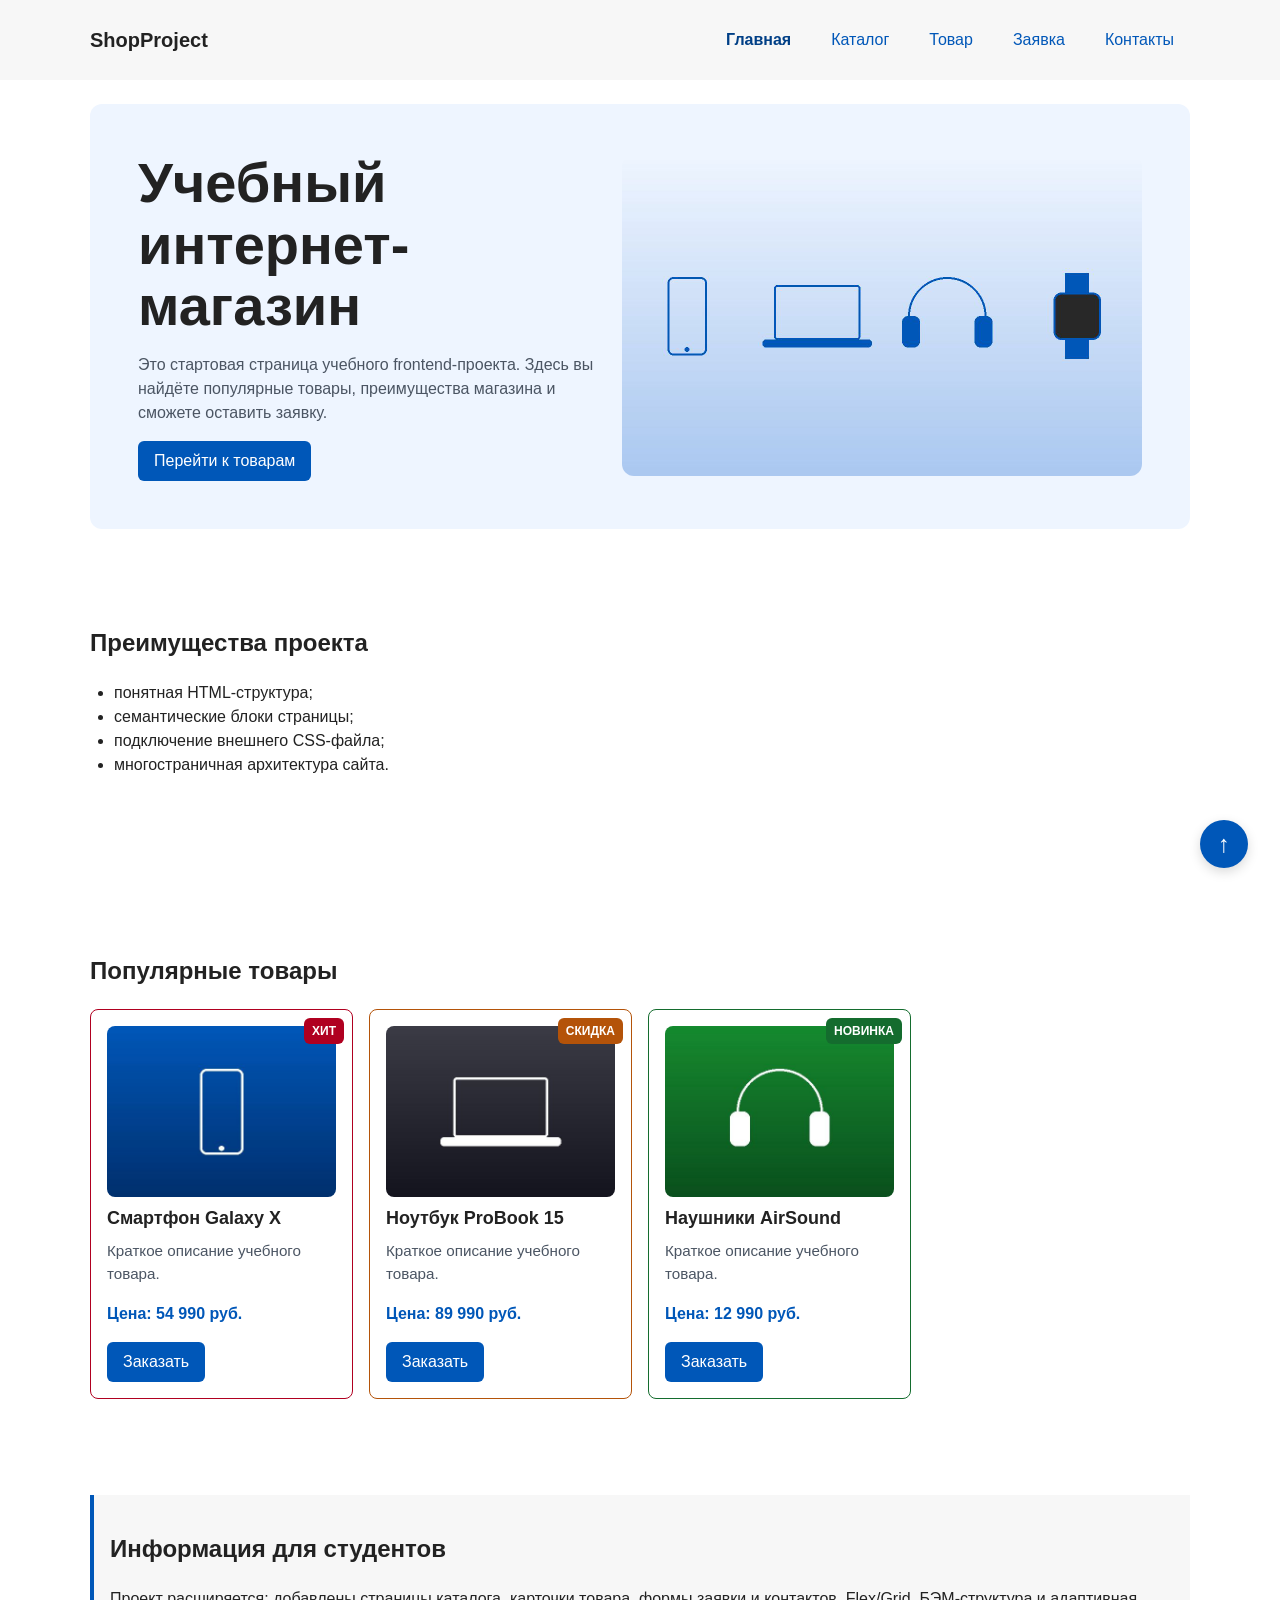
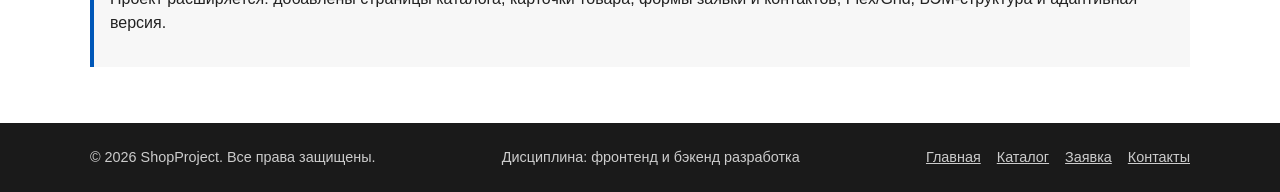
<file: index.html>
<!doctype html>
<html lang="ru">
  <head>
    <meta charset="UTF-8" />
    <meta name="viewport" content="width=device-width, initial-scale=1.0" />
    <title>ShopProject — Учебный интернет-магазин</title>
    <meta
      name="description"
      content="ShopProject — учебный интернет-магазин. Смартфоны, ноутбуки, аксессуары по выгодным ценам."
    />
    <link rel="stylesheet" href="css/style.css" />
    <link rel="stylesheet" href="css/responsive.css" />
    <script src="js/main.js" defer></script>
  </head>
  <body>
    <a class="skip-link" href="#main">Перейти к основному содержимому</a>
    <header class="site-header">
      <div class="site-header__inner">
        <a class="site-header__logo" href="index.html">ShopProject</a>
        <nav class="site-nav" aria-label="Основная навигация">
          <button
            class="site-nav__toggle"
            type="button"
            aria-expanded="false"
            aria-controls="site-nav-list"
            hidden
          >
            Меню
          </button>
          <ul class="site-nav__list" id="site-nav-list">
            <li class="site-nav__item">
              <a href="index.html" class="site-nav__link site-nav__link--active"
                aria-current="page"
                >Главная</a
              >
            </li>
            <li class="site-nav__item">
              <a href="catalog.html" class="site-nav__link">Каталог</a>
            </li>
            <li class="site-nav__item">
              <a href="product.html" class="site-nav__link">Товар</a>
            </li>
            <li class="site-nav__item">
              <a href="order.html" class="site-nav__link">Заявка</a>
            </li>
            <li class="site-nav__item">
              <a href="contacts.html" class="site-nav__link">Контакты</a>
            </li>
          </ul>
        </nav>
      </div>
    </header>

    <main id="main" class="main" tabindex="-1">
      <!-- HERO -->
      <section class="hero">
        <div class="hero__content">
          <h1 class="hero__title">Учебный интернет-магазин</h1>
          <p class="hero__text">
            Это стартовая страница учебного frontend-проекта. Здесь вы найдёте
            популярные товары, преимущества магазина и сможете оставить заявку.
          </p>
          <a class="button button--primary hero__button" href="#popular"
            >Перейти к товарам</a
          >
        </div>
        <picture class="hero__picture">
          <source media="(min-width: 1200px)" srcset="images/hero-desktop.jpg" />
          <source media="(min-width: 768px)" srcset="images/hero-tablet.jpg" />
          <img
            src="images/hero-mobile.jpg"
            alt="Смартфон, ноутбук, наушники и смарт-часы из каталога магазина"
            width="640"
            height="360"
            class="hero__image"
          />
        </picture>
      </section>

      <!-- ПРЕИМУЩЕСТВА (якорь) -->
      <section class="section" id="advantages">
        <h2>Преимущества проекта</h2>
        <ul class="advantages-list">
          <li>понятная HTML-структура;</li>
          <li>семантические блоки страницы;</li>
          <li>подключение внешнего CSS-файла;</li>
          <li>многостраничная архитектура сайта.</li>
        </ul>
      </section>

      <!-- ПОПУЛЯРНЫЕ ТОВАРЫ (якорь) -->
      <section class="section" id="popular">
        <h2>Популярные товары</h2>

        <div class="products-grid">
          <article class="product-card product-card--hit">
            <span class="product-card__badge product-card__badge--hit"
              >Хит</span
            >
            <img
              class="product-card__image"
              src="images/galaxy-x-640.jpg"
              srcset="
                images/galaxy-x-480.jpg 480w,
                images/galaxy-x-640.jpg 640w,
                images/galaxy-x-960.jpg 960w
              "
              sizes="(max-width: 639px) 100vw, (max-width: 1023px) 50vw, 33vw"
              alt="Смартфон Galaxy X"
              width="640"
              height="480"
              loading="lazy"
            />
            <h3 class="product-card__title">Смартфон Galaxy X</h3>
            <p class="product-card__description">
              Краткое описание учебного товара.
            </p>
            <p class="product-card__price">Цена: 54 990 руб.</p>
            <button
              class="button button--primary product-card__button"
              type="button"
              data-product="Смартфон Galaxy X"
            >
              Заказать
            </button>
          </article>

          <article class="product-card product-card--discount">
            <span class="product-card__badge product-card__badge--discount"
              >Скидка</span
            >
            <img
              class="product-card__image"
              src="images/probook-15-640.jpg"
              srcset="
                images/probook-15-480.jpg 480w,
                images/probook-15-640.jpg 640w,
                images/probook-15-960.jpg 960w
              "
              sizes="(max-width: 639px) 100vw, (max-width: 1023px) 50vw, 33vw"
              alt="Ноутбук ProBook 15"
              width="640"
              height="480"
              loading="lazy"
            />
            <h3 class="product-card__title">Ноутбук ProBook 15</h3>
            <p class="product-card__description">
              Краткое описание учебного товара.
            </p>
            <p class="product-card__price">Цена: 89 990 руб.</p>
            <button
              class="button button--primary product-card__button"
              type="button"
              data-product="Ноутбук ProBook 15"
            >
              Заказать
            </button>
          </article>

          <article class="product-card product-card--new">
            <span class="product-card__badge product-card__badge--new"
              >Новинка</span
            >
            <img
              class="product-card__image"
              src="images/airsound-640.jpg"
              srcset="
                images/airsound-480.jpg 480w,
                images/airsound-640.jpg 640w,
                images/airsound-960.jpg 960w
              "
              sizes="(max-width: 639px) 100vw, (max-width: 1023px) 50vw, 33vw"
              alt="Наушники AirSound"
              width="640"
              height="480"
              loading="lazy"
            />
            <h3 class="product-card__title">Наушники AirSound</h3>
            <p class="product-card__description">
              Краткое описание учебного товара.
            </p>
            <p class="product-card__price">Цена: 12 990 руб.</p>
            <button
              class="button button--primary product-card__button"
              type="button"
              data-product="Наушники AirSound"
            >
              Заказать
            </button>
          </article>
        </div>
      </section>

      <!-- ASIDE -->
      <aside class="aside-info">
        <h2>Информация для студентов</h2>
        <p>
          Проект расширяется: добавлены страницы каталога, карточки товара,
          формы заявки и контактов, Flex/Grid, БЭМ-структура и адаптивная
          версия.
        </p>
      </aside>
    </main>

    <footer id="contacts" class="site-footer">
      <div class="site-footer__inner">
        <p class="site-footer__copy">© 2026 ShopProject. Все права защищены.</p>
        <p class="site-footer__copy">
          Дисциплина: фронтенд и бэкенд разработка
        </p>
        <nav class="site-footer__nav" aria-label="Навигация в подвале">
          <a href="index.html">Главная</a>
          <a href="catalog.html">Каталог</a>
          <a href="order.html">Заявка</a>
          <a href="contacts.html">Контакты</a>
        </nav>
      </div>
    </footer>

    <!-- МОДАЛЬНОЕ ОКНО -->
    <dialog
      class="order-dialog"
      id="order-dialog"
      aria-labelledby="order-dialog-title"
      aria-describedby="order-dialog-description"
    >
      <h2 class="order-dialog__title" id="order-dialog-title">
        Оформление заявки
      </h2>

      <p class="order-dialog__description" id="order-dialog-description">
        Заполните форму, и менеджер свяжется с вами. Закрыть окно можно кнопкой «Закрыть» или клавишей Esc.
      </p>

      <form
        class="order-form"
        id="order-form"
        action="#"
        method="post"
        novalidate
      >
        <input id="selected-product" name="selected-product" type="hidden" />

        <div class="order-form__field">
          <label class="order-form__label" for="order-name">Имя</label>
          <input
            class="order-form__input"
            id="order-name"
            name="name"
            type="text"
            placeholder="Введите ваше имя"
            minlength="2"
            autocomplete="given-name"
            required
          />
        </div>

        <div class="order-form__field">
          <label class="order-form__label" for="order-email">E-mail</label>
          <input
            class="order-form__input"
            id="order-email"
            name="email"
            type="email"
            placeholder="example@mail.ru"
            autocomplete="email"
            required
          />
        </div>

        <div class="order-form__field">
          <label class="order-form__label" for="order-phone">Телефон</label>
          <input
            class="order-form__input"
            id="order-phone"
            name="phone"
            type="tel"
            inputmode="tel"
            placeholder="+7 (900) 000-00-00"
            pattern="^\+7 \(\d{3}\) \d{3}-\d{2}-\d{2}$"
            required
          />
          <small class="order-form__hint">Формат: +7 (900) 000-00-00</small>
        </div>

        <div class="order-form__field">
          <label class="order-form__label" for="order-date">Дата связи</label>
          <input
            class="order-form__input"
            id="order-date"
            name="date"
            type="date"
          />
        </div>

        <div class="order-form__field">
          <label class="order-form__label" for="order-topic">Тема заявки</label>
          <select
            class="order-form__select"
            id="order-topic"
            name="topic"
            required
          >
            <option value="">Выберите тему</option>
            <option value="product">Заказ товара</option>
            <option value="consultation">Консультация</option>
            <option value="delivery">Доставка</option>
          </select>
        </div>

        <div class="order-form__field order-form__field--wide">
          <label class="order-form__label" for="order-comment"
            >Комментарий</label
          >
          <textarea
            class="order-form__textarea"
            id="order-comment"
            name="comment"
            rows="4"
            placeholder="Укажите дополнительную информацию"
          ></textarea>
        </div>

        <div class="order-form__field order-form__field--checkbox order-form__field--wide">
          <label class="order-form__label">
            <input
              class="order-form__checkbox"
              id="order-agreement"
              name="agreement"
              type="checkbox"
              required
            />
            Я согласен на обработку данных
          </label>
        </div>

        <div class="order-form__actions">
          <button
            class="button button--outline"
            type="button"
            id="close-order-dialog"
            aria-label="Закрыть окно заявки"
          >
            Закрыть
          </button>
          <button class="button button--primary" type="submit">
            Отправить заявку
          </button>
        </div>
      </form>
    </dialog>

    <p class="success-message" role="status" id="success-message" hidden>
      Форма успешно отправлена!
    </p>

    <a href="#" class="to-top" aria-label="Наверх">↑</a>
  </body>
</html>
</file>
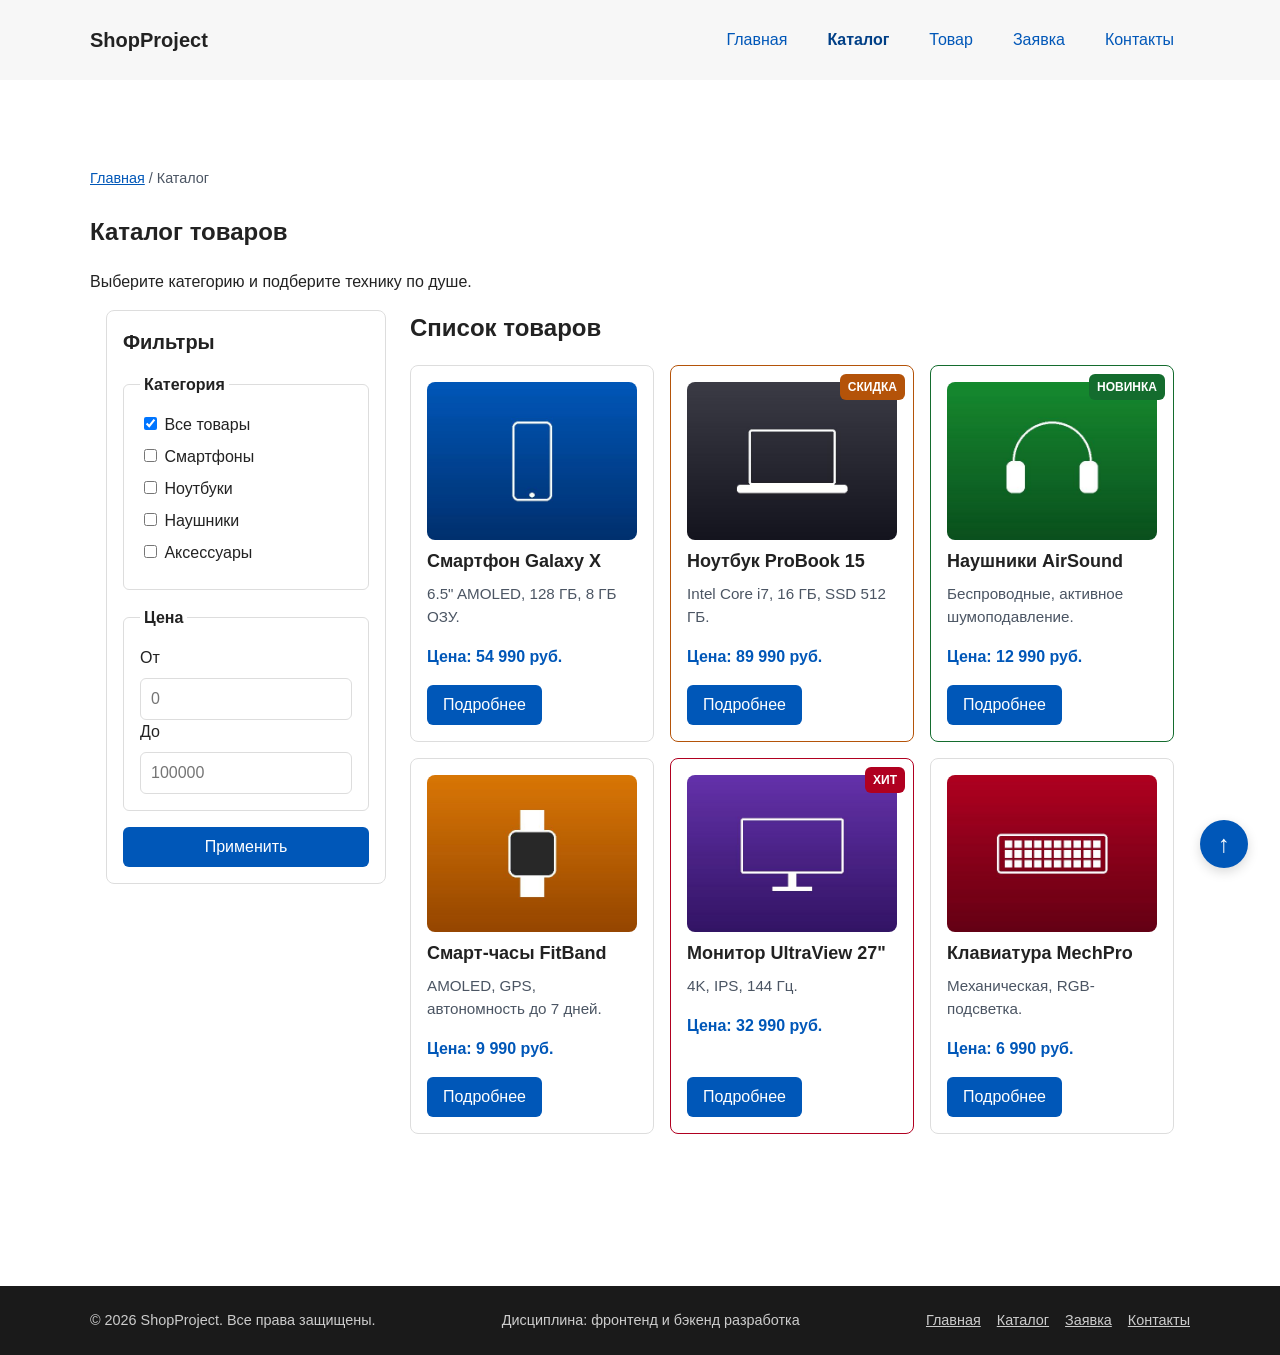
<file: catalog.html>
<!doctype html>
<html lang="ru">
  <head>
    <meta charset="UTF-8" />
    <meta name="viewport" content="width=device-width, initial-scale=1.0" />
    <title>ShopProject — Каталог товаров</title>
    <meta
      name="description"
      content="Каталог товаров ShopProject: смартфоны, ноутбуки, наушники и аксессуары."
    />
    <link rel="stylesheet" href="css/style.css" />
    <link rel="stylesheet" href="css/responsive.css" />
    <script src="js/main.js" defer></script>
  </head>
  <body>
    <a class="skip-link" href="#main">Перейти к основному содержимому</a>
    <header class="site-header">
      <div class="site-header__inner">
        <a class="site-header__logo" href="index.html">ShopProject</a>
        <nav class="site-nav" aria-label="Основная навигация">
          <button
            class="site-nav__toggle"
            type="button"
            aria-expanded="false"
            aria-controls="site-nav-list"
            hidden
          >
            Меню
          </button>
          <ul class="site-nav__list" id="site-nav-list">
            <li class="site-nav__item">
              <a href="index.html" class="site-nav__link">Главная</a>
            </li>
            <li class="site-nav__item">
              <a
                href="catalog.html"
                class="site-nav__link site-nav__link--active"
                aria-current="page"
                >Каталог</a
              >
            </li>
            <li class="site-nav__item">
              <a href="product.html" class="site-nav__link">Товар</a>
            </li>
            <li class="site-nav__item">
              <a href="order.html" class="site-nav__link">Заявка</a>
            </li>
            <li class="site-nav__item">
              <a href="contacts.html" class="site-nav__link">Контакты</a>
            </li>
          </ul>
        </nav>
      </div>
    </header>

    <main id="main" class="main" tabindex="-1">
      <section class="section">
        <!-- Хлебные крошки -->
        <nav class="breadcrumbs" aria-label="Хлебные крошки">
          <a class="breadcrumbs__link" href="index.html">Главная</a>
          <span class="breadcrumbs__current" aria-current="page">Каталог</span>
        </nav>

        <h1>Каталог товаров</h1>
        <p>Выберите категорию и подберите технику по душе.</p>

        <!-- CSS Grid: фильтры + товары -->
        <div class="catalog-layout">
          <!-- ASIDE: Фильтры -->
          <aside class="catalog-filters">
            <h2 class="catalog-filters__title">Фильтры</h2>

            <form class="filters-form" action="#" method="get">
              <fieldset class="filters-form__group">
                <legend class="filters-form__legend">Категория</legend>

                <label class="filters-form__label">
                  <input type="checkbox" name="category" value="all" checked />
                  Все товары
                </label>

                <label class="filters-form__label">
                  <input type="checkbox" name="category" value="smartphones" />
                  Смартфоны
                </label>

                <label class="filters-form__label">
                  <input type="checkbox" name="category" value="laptops" />
                  Ноутбуки
                </label>

                <label class="filters-form__label">
                  <input type="checkbox" name="category" value="headphones" />
                  Наушники
                </label>

                <label class="filters-form__label">
                  <input type="checkbox" name="category" value="accessories" />
                  Аксессуары
                </label>
              </fieldset>

              <fieldset class="filters-form__group">
                <legend class="filters-form__legend">Цена</legend>

                <label class="filters-form__label" for="price-from">От</label>
                <input
                  class="filters-form__input"
                  id="price-from"
                  name="price-from"
                  type="number"
                  min="0"
                  placeholder="0"
                />

                <label class="filters-form__label" for="price-to">До</label>
                <input
                  class="filters-form__input"
                  id="price-to"
                  name="price-to"
                  type="number"
                  min="0"
                  placeholder="100000"
                />
              </fieldset>

              <button class="button button--primary" type="submit">
                Применить
              </button>
            </form>
          </aside>

          <!-- Список товаров -->
          <section class="catalog-products">
            <h2>Список товаров</h2>

            <div class="products-grid">
              <article class="product-card">
                <img
                  class="product-card__image"
                  src="images/galaxy-x-640.jpg"
                  srcset="
                    images/galaxy-x-480.jpg 480w,
                    images/galaxy-x-640.jpg 640w,
                    images/galaxy-x-960.jpg 960w
                  "
                  sizes="(max-width: 639px) 100vw, (max-width: 1279px) 50vw, 33vw"
                  alt="Смартфон Galaxy X"
                  width="640"
                  height="480"
                  loading="lazy"
                />
                <h3 class="product-card__title">Смартфон Galaxy X</h3>
                <p class="product-card__description">
                  6.5" AMOLED, 128 ГБ, 8 ГБ ОЗУ.
                </p>
                <p class="product-card__price">Цена: 54 990 руб.</p>
                <a
                  class="button button--primary product-card__button"
                  href="product.html"
                  >Подробнее</a
                >
              </article>

              <article class="product-card product-card--discount">
                <span class="product-card__badge product-card__badge--discount"
                  >Скидка</span
                >
                <img
                  class="product-card__image"
                  src="images/probook-15-640.jpg"
                  srcset="
                    images/probook-15-480.jpg 480w,
                    images/probook-15-640.jpg 640w,
                    images/probook-15-960.jpg 960w
                  "
                  sizes="(max-width: 639px) 100vw, (max-width: 1279px) 50vw, 33vw"
                  alt="Ноутбук ProBook 15"
                  width="640"
                  height="480"
                  loading="lazy"
                />
                <h3 class="product-card__title">Ноутбук ProBook 15</h3>
                <p class="product-card__description">
                  Intel Core i7, 16 ГБ, SSD 512 ГБ.
                </p>
                <p class="product-card__price">Цена: 89 990 руб.</p>
                <a
                  class="button button--primary product-card__button"
                  href="product.html"
                  >Подробнее</a
                >
              </article>

              <article class="product-card product-card--new">
                <span class="product-card__badge product-card__badge--new"
                  >Новинка</span
                >
                <img
                  class="product-card__image"
                  src="images/airsound-640.jpg"
                  srcset="
                    images/airsound-480.jpg 480w,
                    images/airsound-640.jpg 640w,
                    images/airsound-960.jpg 960w
                  "
                  sizes="(max-width: 639px) 100vw, (max-width: 1279px) 50vw, 33vw"
                  alt="Наушники AirSound"
                  width="640"
                  height="480"
                  loading="lazy"
                />
                <h3 class="product-card__title">Наушники AirSound</h3>
                <p class="product-card__description">
                  Беспроводные, активное шумоподавление.
                </p>
                <p class="product-card__price">Цена: 12 990 руб.</p>
                <a
                  class="button button--primary product-card__button"
                  href="product.html"
                  >Подробнее</a
                >
              </article>

              <article class="product-card">
                <img
                  class="product-card__image"
                  src="images/fitband-640.jpg"
                  srcset="
                    images/fitband-480.jpg 480w,
                    images/fitband-640.jpg 640w,
                    images/fitband-960.jpg 960w
                  "
                  sizes="(max-width: 639px) 100vw, (max-width: 1279px) 50vw, 33vw"
                  alt="Смарт-часы FitBand"
                  width="640"
                  height="480"
                  loading="lazy"
                />
                <h3 class="product-card__title">Смарт-часы FitBand</h3>
                <p class="product-card__description">
                  AMOLED, GPS, автономность до 7 дней.
                </p>
                <p class="product-card__price">Цена: 9 990 руб.</p>
                <a
                  class="button button--primary product-card__button"
                  href="product.html"
                  >Подробнее</a
                >
              </article>

              <article class="product-card product-card--hit">
                <span class="product-card__badge product-card__badge--hit"
                  >Хит</span
                >
                <img
                  class="product-card__image"
                  src="images/ultraview-27-640.jpg"
                  srcset="
                    images/ultraview-27-480.jpg 480w,
                    images/ultraview-27-640.jpg 640w,
                    images/ultraview-27-960.jpg 960w
                  "
                  sizes="(max-width: 639px) 100vw, (max-width: 1279px) 50vw, 33vw"
                  alt="Монитор UltraView 27&quot;"
                  width="640"
                  height="480"
                  loading="lazy"
                />
                <h3 class="product-card__title">Монитор UltraView 27"</h3>
                <p class="product-card__description">4K, IPS, 144 Гц.</p>
                <p class="product-card__price">Цена: 32 990 руб.</p>
                <a
                  class="button button--primary product-card__button"
                  href="product.html"
                  >Подробнее</a
                >
              </article>

              <article class="product-card">
                <img
                  class="product-card__image"
                  src="images/mechpro-640.jpg"
                  srcset="
                    images/mechpro-480.jpg 480w,
                    images/mechpro-640.jpg 640w,
                    images/mechpro-960.jpg 960w
                  "
                  sizes="(max-width: 639px) 100vw, (max-width: 1279px) 50vw, 33vw"
                  alt="Клавиатура MechPro"
                  width="640"
                  height="480"
                  loading="lazy"
                />
                <h3 class="product-card__title">Клавиатура MechPro</h3>
                <p class="product-card__description">
                  Механическая, RGB-подсветка.
                </p>
                <p class="product-card__price">Цена: 6 990 руб.</p>
                <a
                  class="button button--primary product-card__button"
                  href="product.html"
                  >Подробнее</a
                >
              </article>
            </div>
          </section>
        </div>
      </section>
    </main>

    <footer class="site-footer">
      <div class="site-footer__inner">
        <p class="site-footer__copy">© 2026 ShopProject. Все права защищены.</p>
        <p class="site-footer__copy">
          Дисциплина: фронтенд и бэкенд разработка
        </p>
        <nav class="site-footer__nav" aria-label="Навигация в подвале">
          <a href="index.html">Главная</a>
          <a href="catalog.html">Каталог</a>
          <a href="order.html">Заявка</a>
          <a href="contacts.html">Контакты</a>
        </nav>
      </div>
    </footer>

    <!-- МОДАЛЬНОЕ ОКНО -->
    <dialog
      class="order-dialog"
      id="order-dialog"
      aria-labelledby="order-dialog-title"
      aria-describedby="order-dialog-description"
    >
      <h2 class="order-dialog__title" id="order-dialog-title">
        Оформление заявки
      </h2>

      <p class="order-dialog__description" id="order-dialog-description">
        Заполните форму, и менеджер свяжется с вами. Закрыть окно можно кнопкой «Закрыть» или клавишей Esc.
      </p>

      <form
        class="order-form"
        id="order-form"
        action="#"
        method="post"
        novalidate
      >
        <input id="selected-product" name="selected-product" type="hidden" />

        <div class="order-form__field">
          <label class="order-form__label" for="order-name">Имя</label>
          <input
            class="order-form__input"
            id="order-name"
            name="name"
            type="text"
            minlength="2"
            required
          />
        </div>

        <div class="order-form__field">
          <label class="order-form__label" for="order-email">E-mail</label>
          <input
            class="order-form__input"
            id="order-email"
            name="email"
            type="email"
            required
          />
        </div>

        <div class="order-form__field">
          <label class="order-form__label" for="order-phone">Телефон</label>
          <input
            class="order-form__input"
            id="order-phone"
            name="phone"
            type="tel"
            inputmode="tel"
            placeholder="+7 (900) 000-00-00"
            pattern="^\+7 \(\d{3}\) \d{3}-\d{2}-\d{2}$"
            required
          />
          <small class="order-form__hint">Формат: +7 (900) 000-00-00</small>
        </div>

        <div class="order-form__field">
          <label class="order-form__label" for="order-topic">Тема заявки</label>
          <select
            class="order-form__select"
            id="order-topic"
            name="topic"
            required
          >
            <option value="">Выберите тему</option>
            <option value="product">Заказ товара</option>
            <option value="consultation">Консультация</option>
            <option value="delivery">Доставка</option>
          </select>
        </div>

        <div class="order-form__field order-form__field--wide">
          <label class="order-form__label" for="order-comment"
            >Комментарий</label
          >
          <textarea
            class="order-form__textarea"
            id="order-comment"
            name="comment"
            rows="4"
          ></textarea>
        </div>

        <div class="order-form__field order-form__field--checkbox order-form__field--wide">
          <label class="order-form__label">
            <input
              class="order-form__checkbox"
              id="order-agreement"
              name="agreement"
              type="checkbox"
              required
            />
            Я согласен на обработку данных
          </label>
        </div>

        <div class="order-form__actions">
          <button
            class="button button--outline"
            type="button"
            id="close-order-dialog"
            aria-label="Закрыть окно заявки"
          >
            Закрыть
          </button>
          <button class="button button--primary" type="submit">
            Отправить заявку
          </button>
        </div>
      </form>
    </dialog>

    <p class="success-message" role="status" id="success-message" hidden>
      Форма успешно отправлена!
    </p>

    <a href="#" class="to-top" aria-label="Наверх">↑</a>
  </body>
</html>
</file>
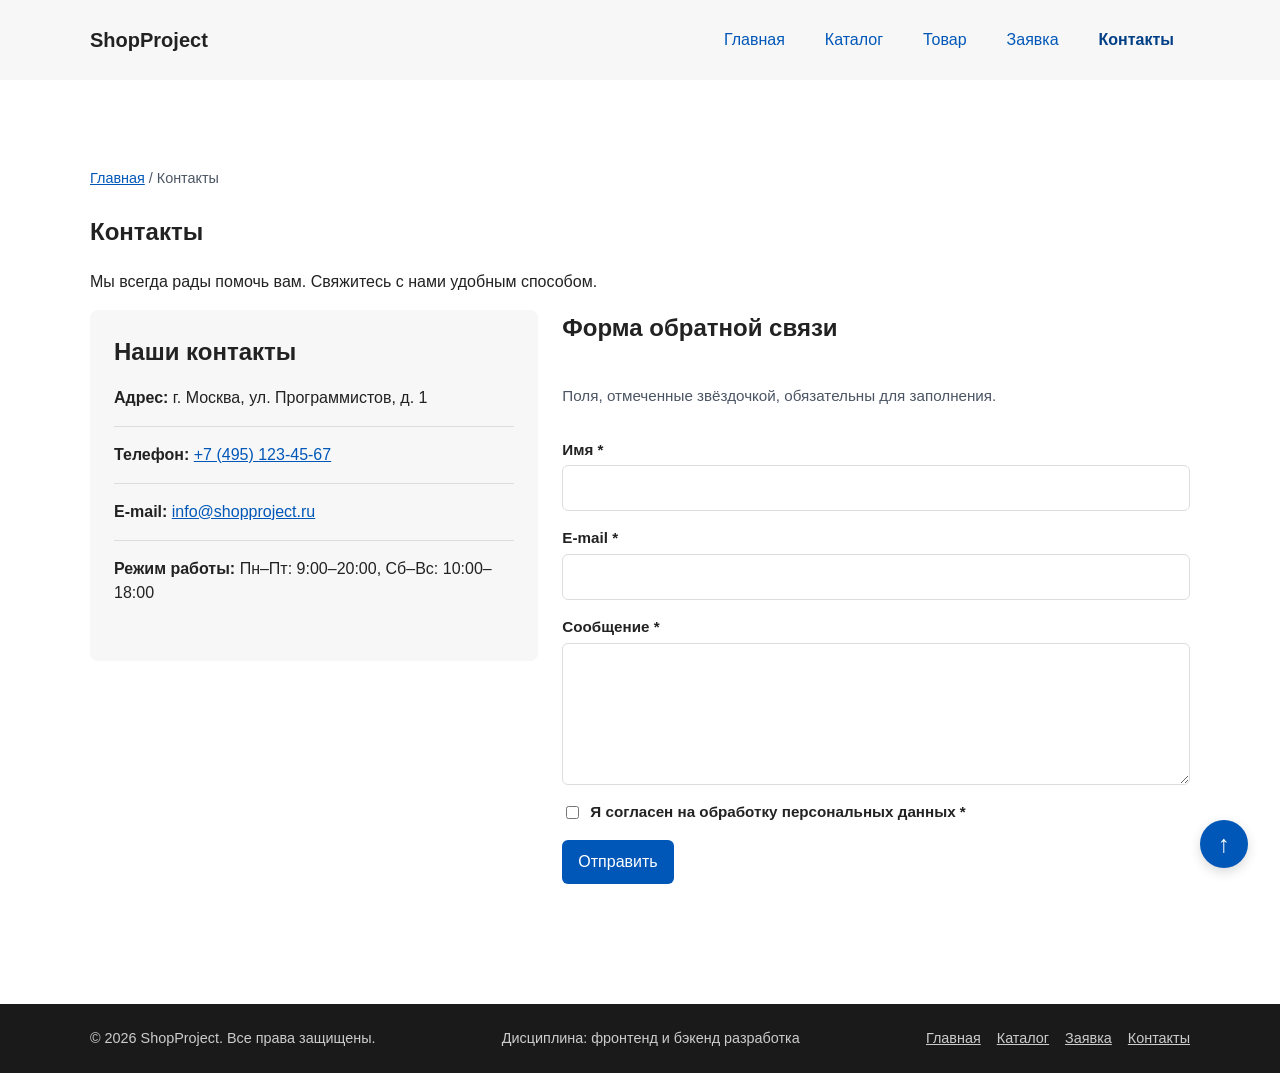
<file: contacts.html>
<!doctype html>
<html lang="ru">
  <head>
    <meta charset="UTF-8" />
    <meta name="viewport" content="width=device-width, initial-scale=1.0" />
    <title>ShopProject — Контакты</title>
    <meta
      name="description"
      content="Контактная информация ShopProject: адрес, телефон, email и форма обратной связи."
    />
    <link rel="stylesheet" href="css/style.css" />
    <link rel="stylesheet" href="css/responsive.css" />
    <script src="js/main.js" defer></script>
  </head>
  <body>
    <a class="skip-link" href="#main">Перейти к основному содержимому</a>
    <header class="site-header">
      <div class="site-header__inner">
        <a class="site-header__logo" href="index.html">ShopProject</a>
        <nav class="site-nav" aria-label="Основная навигация">
          <button
            class="site-nav__toggle"
            type="button"
            aria-expanded="false"
            aria-controls="site-nav-list"
            hidden
          >
            Меню
          </button>
          <ul class="site-nav__list" id="site-nav-list">
            <li class="site-nav__item">
              <a href="index.html" class="site-nav__link">Главная</a>
            </li>
            <li class="site-nav__item">
              <a href="catalog.html" class="site-nav__link">Каталог</a>
            </li>
            <li class="site-nav__item">
              <a href="product.html" class="site-nav__link">Товар</a>
            </li>
            <li class="site-nav__item">
              <a href="order.html" class="site-nav__link">Заявка</a>
            </li>
            <li class="site-nav__item">
              <a
                href="contacts.html"
                class="site-nav__link site-nav__link--active"
                aria-current="page"
                >Контакты</a
              >
            </li>
          </ul>
        </nav>
      </div>
    </header>

    <main id="main" class="main" tabindex="-1">
      <section class="section">
        <!-- Хлебные крошки -->
        <nav class="breadcrumbs" aria-label="Хлебные крошки">
          <a class="breadcrumbs__link" href="index.html">Главная</a>
          <span class="breadcrumbs__current" aria-current="page">Контакты</span>
        </nav>

        <h1>Контакты</h1>
        <p>Мы всегда рады помочь вам. Свяжитесь с нами удобным способом.</p>

        <div class="contacts-layout">
          <aside class="contacts-info">
            <h2 class="contacts-info__title">Наши контакты</h2>
            <ul class="contacts-info__list">
              <li class="contacts-info__item">
                <strong>Адрес:</strong> г. Москва, ул. Программистов, д. 1
              </li>
              <li class="contacts-info__item">
                <strong>Телефон:</strong>
                <a href="tel:+74951234567">+7 (495) 123-45-67</a>
              </li>
              <li class="contacts-info__item">
                <strong>E-mail:</strong>
                <a href="mailto:info@shopproject.ru">info@shopproject.ru</a>
              </li>
              <li class="contacts-info__item">
                <strong>Режим работы:</strong> Пн–Пт: 9:00–20:00, Сб–Вс:
                10:00–18:00
              </li>
            </ul>
          </aside>

          <form
            class="order-form order-form--page"
            id="feedback-form"
            action="#"
            method="post"
            novalidate
          >
            <h2 class="order-form__title">Форма обратной связи</h2>
            <p class="form-note">
              Поля, отмеченные звёздочкой, обязательны для заполнения.
            </p>

            <div class="order-form__field">
              <label class="order-form__label" for="c-name">Имя *</label>
              <input
                class="order-form__input"
                id="c-name"
                aria-describedby="c-name-error"
                name="name"
                type="text"
                minlength="2"
                required
              />
              <p class="order-form__error" id="c-name-error" hidden>
                Введите имя (минимум 2 символа).
              </p>
            </div>

            <div class="order-form__field">
              <label class="order-form__label" for="c-email">E-mail *</label>
              <input
                class="order-form__input"
                id="c-email"
                aria-describedby="c-email-error"
                name="email"
                type="email"
                required
              />
              <p class="order-form__error" id="c-email-error" hidden>
                Введите корректный e-mail.
              </p>
            </div>

            <div class="order-form__field order-form__field--wide">
              <label class="order-form__label" for="c-message"
                >Сообщение *</label
              >
              <textarea
                class="order-form__textarea"
                id="c-message"
                aria-describedby="c-message-error"
                name="message"
                rows="5"
                required
              ></textarea>
              <p class="order-form__error" id="c-message-error" hidden>
                Введите сообщение.
              </p>
            </div>

            <div class="order-form__field order-form__field--checkbox order-form__field--wide">
              <label class="order-form__label">
                <input
                  class="order-form__checkbox"
                  id="c-agreement"
                  aria-describedby="c-agreement-error"
                  name="agreement"
                  type="checkbox"
                  required
                />
                Я согласен на обработку персональных данных *
              </label>
              <p class="order-form__error" id="c-agreement-error" hidden>
                Необходимо согласие на обработку данных.
              </p>
            </div>

            <div class="order-form__actions">
              <button class="button button--primary" type="submit">
                Отправить
              </button>
            </div>
          </form>
        </div>

        <p class="success-message" role="status" id="success-message-contacts" hidden>
          Сообщение успешно отправлено!
        </p>
      </section>
    </main>

    <footer class="site-footer">
      <div class="site-footer__inner">
        <p class="site-footer__copy">© 2026 ShopProject. Все права защищены.</p>
        <p class="site-footer__copy">
          Дисциплина: фронтенд и бэкенд разработка
        </p>
        <nav class="site-footer__nav" aria-label="Навигация в подвале">
          <a href="index.html">Главная</a>
          <a href="catalog.html">Каталог</a>
          <a href="order.html">Заявка</a>
          <a href="contacts.html">Контакты</a>
        </nav>
      </div>
    </footer>

    <script>
      // Обработка формы обратной связи
      (function () {
        const form = document.getElementById("feedback-form");
        const success = document.getElementById("success-message-contacts");
        if (!form) return;

        form.addEventListener("submit", function (event) {
          event.preventDefault();
          const elements = Array.from(form.elements);

          elements.forEach(function (el) {
            if (el.willValidate) el.removeAttribute("aria-invalid");
          });

          if (!form.checkValidity()) {
            elements.forEach(function (el) {
              if (el.willValidate && !el.checkValidity()) {
                el.setAttribute("aria-invalid", "true");
              }
            });
            form.reportValidity();
            return;
          }

          success.hidden = false;
          form.reset();
        });
      })();
    </script>

    <a href="#" class="to-top" aria-label="Наверх">↑</a>
  </body>
</html>
</file>
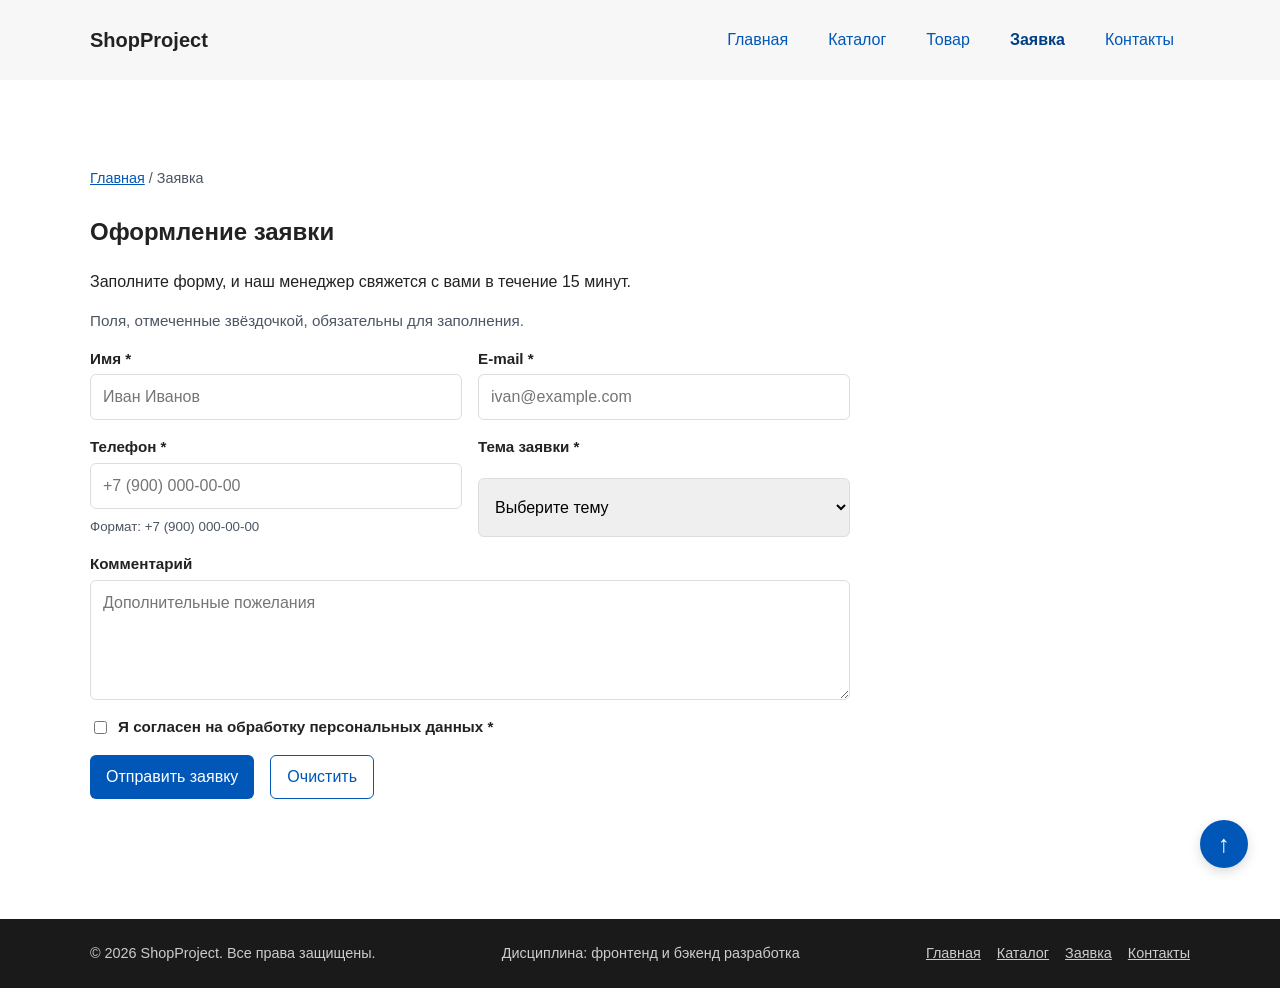
<file: order.html>
<!doctype html>
<html lang="ru">
  <head>
    <meta charset="UTF-8" />
    <meta name="viewport" content="width=device-width, initial-scale=1.0" />
    <title>ShopProject — Оформление заявки</title>
    <meta
      name="description"
      content="Оставьте заявку в ShopProject. Быстрая обработка и обратный звонок."
    />
    <link rel="stylesheet" href="css/style.css" />
    <link rel="stylesheet" href="css/responsive.css" />
    <script src="js/main.js" defer></script>
  </head>
  <body>
    <a class="skip-link" href="#main">Перейти к основному содержимому</a>
    <header class="site-header">
      <div class="site-header__inner">
        <a class="site-header__logo" href="index.html">ShopProject</a>
        <nav class="site-nav" aria-label="Основная навигация">
          <button
            class="site-nav__toggle"
            type="button"
            aria-expanded="false"
            aria-controls="site-nav-list"
            hidden
          >
            Меню
          </button>
          <ul class="site-nav__list" id="site-nav-list">
            <li class="site-nav__item">
              <a href="index.html" class="site-nav__link">Главная</a>
            </li>
            <li class="site-nav__item">
              <a href="catalog.html" class="site-nav__link">Каталог</a>
            </li>
            <li class="site-nav__item">
              <a href="product.html" class="site-nav__link">Товар</a>
            </li>
            <li class="site-nav__item">
              <a href="order.html" class="site-nav__link site-nav__link--active"
                aria-current="page"
                >Заявка</a
              >
            </li>
            <li class="site-nav__item">
              <a href="contacts.html" class="site-nav__link">Контакты</a>
            </li>
          </ul>
        </nav>
      </div>
    </header>

    <main id="main" class="main" tabindex="-1">
      <section class="section">
        <!-- Хлебные крошки -->
        <nav class="breadcrumbs" aria-label="Хлебные крошки">
          <a class="breadcrumbs__link" href="index.html">Главная</a>
          <span class="breadcrumbs__current" aria-current="page">Заявка</span>
        </nav>

        <h1>Оформление заявки</h1>
        <p>
          Заполните форму, и наш менеджер свяжется с вами в течение 15 минут.
        </p>

        <p class="form-note">
          Поля, отмеченные звёздочкой, обязательны для заполнения.
        </p>

        <form
          class="order-form order-form--page"
          id="order-form-page"
          action="#"
          method="post"
          novalidate
        >
          <div class="order-form__field">
            <label class="order-form__label" for="page-name">Имя *</label>
            <input
              class="order-form__input"
              id="page-name"
              aria-describedby="page-name-error"
              name="name"
              type="text"
              placeholder="Иван Иванов"
              minlength="2"
              required
            />
            <p class="order-form__error" id="page-name-error" hidden>
              Введите имя (минимум 2 символа).
            </p>
          </div>

          <div class="order-form__field">
            <label class="order-form__label" for="page-email">E-mail *</label>
            <input
              class="order-form__input"
              id="page-email"
              aria-describedby="page-email-error"
              name="email"
              type="email"
              placeholder="ivan@example.com"
              required
            />
            <p class="order-form__error" id="page-email-error" hidden>
              Введите корректный e-mail.
            </p>
          </div>

          <div class="order-form__field">
            <label class="order-form__label" for="page-phone">Телефон *</label>
            <input
              class="order-form__input"
              id="page-phone"
              aria-describedby="page-phone-hint page-phone-error"
              name="phone"
              type="tel"
              inputmode="tel"
              placeholder="+7 (900) 000-00-00"
              pattern="^\+7 \(\d{3}\) \d{3}-\d{2}-\d{2}$"
              required
            />
            <small class="order-form__hint" id="page-phone-hint">Формат: +7 (900) 000-00-00</small>
            <p class="order-form__error" id="page-phone-error" hidden>
              Введите телефон в формате +7 (900) 000-00-00.
            </p>
          </div>

          <div class="order-form__field">
            <label class="order-form__label" for="page-topic"
              >Тема заявки *</label
            >
            <select
              class="order-form__select"
              id="page-topic"
              aria-describedby="page-topic-error"
              name="topic"
              required
            >
              <option value="">Выберите тему</option>
              <option value="product">Заказ товара</option>
              <option value="consultation">Консультация</option>
              <option value="delivery">Доставка</option>
            </select>
            <p class="order-form__error" id="page-topic-error" hidden>
              Выберите тему заявки.
            </p>
          </div>

          <div class="order-form__field order-form__field--wide">
            <label class="order-form__label" for="page-comment"
              >Комментарий</label
            >
            <textarea
              class="order-form__textarea"
              id="page-comment"
              name="comment"
              rows="4"
              placeholder="Дополнительные пожелания"
            ></textarea>
          </div>

          <div class="order-form__field order-form__field--checkbox order-form__field--wide">
            <label class="order-form__label">
              <input
                class="order-form__checkbox"
                id="page-agreement"
                aria-describedby="page-agreement-error"
                name="agreement"
                type="checkbox"
                required
              />
              Я согласен на обработку персональных данных *
            </label>
            <p class="order-form__error" id="page-agreement-error" hidden>
              Необходимо согласие на обработку данных.
            </p>
          </div>

          <div class="order-form__actions">
            <button class="button button--primary" type="submit">
              Отправить заявку
            </button>
            <button class="button button--outline" type="reset">
              Очистить
            </button>
          </div>
        </form>

        <p class="success-message" role="status" id="success-message-page" hidden>
          Форма успешно отправлена!
        </p>
      </section>
    </main>

    <footer class="site-footer">
      <div class="site-footer__inner">
        <p class="site-footer__copy">© 2026 ShopProject. Все права защищены.</p>
        <p class="site-footer__copy">
          Дисциплина: фронтенд и бэкенд разработка
        </p>
        <nav class="site-footer__nav" aria-label="Навигация в подвале">
          <a href="index.html">Главная</a>
          <a href="catalog.html">Каталог</a>
          <a href="order.html">Заявка</a>
          <a href="contacts.html">Контакты</a>
        </nav>
      </div>
    </footer>

    <script>
      // Обработка формы на странице order.html
      (function () {
        const form = document.getElementById("order-form-page");
        const success = document.getElementById("success-message-page");
        if (!form) return;

        form.addEventListener("submit", function (event) {
          event.preventDefault();
          const elements = Array.from(form.elements);

          elements.forEach(function (el) {
            if (el.willValidate) el.removeAttribute("aria-invalid");
          });

          if (!form.checkValidity()) {
            elements.forEach(function (el) {
              if (el.willValidate && !el.checkValidity()) {
                el.setAttribute("aria-invalid", "true");
              }
            });
            form.reportValidity();
            return;
          }

          success.hidden = false;
          form.reset();
        });
      })();
    </script>

    <a href="#" class="to-top" aria-label="Наверх">↑</a>
  </body>
</html>
</file>
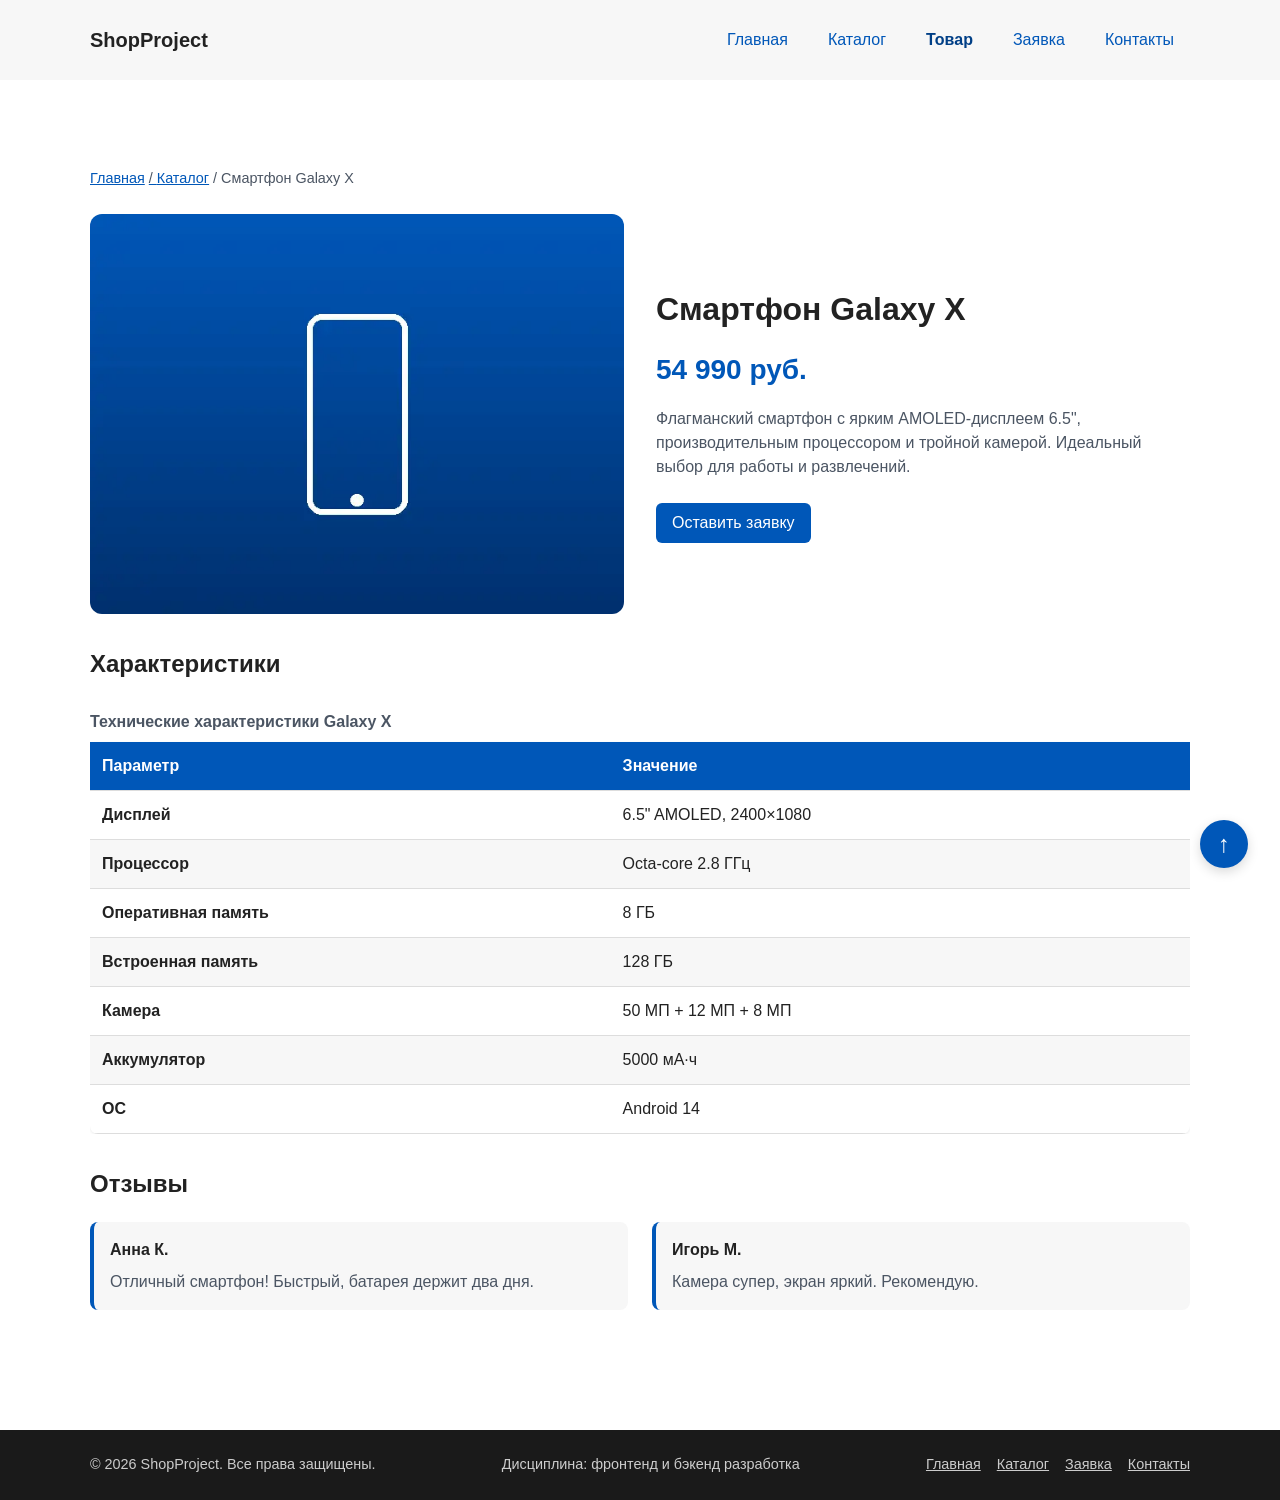
<file: product.html>
<!doctype html>
<html lang="ru">
  <head>
    <meta charset="UTF-8" />
    <meta name="viewport" content="width=device-width, initial-scale=1.0" />
    <title>ShopProject — Смартфон Galaxy X</title>
    <meta
      name="description"
      content="Смартфон Galaxy X: 6.5 AMOLED, 128 ГБ, 8 ГБ ОЗУ. Характеристики, цена, заказ."
    />
    <link rel="stylesheet" href="css/style.css" />
    <link rel="stylesheet" href="css/responsive.css" />
    <script src="js/main.js" defer></script>
  </head>
  <body>
    <a class="skip-link" href="#main">Перейти к основному содержимому</a>
    <header class="site-header">
      <div class="site-header__inner">
        <a class="site-header__logo" href="index.html">ShopProject</a>
        <nav class="site-nav" aria-label="Основная навигация">
          <button
            class="site-nav__toggle"
            type="button"
            aria-expanded="false"
            aria-controls="site-nav-list"
            hidden
          >
            Меню
          </button>
          <ul class="site-nav__list" id="site-nav-list">
            <li class="site-nav__item">
              <a href="index.html" class="site-nav__link">Главная</a>
            </li>
            <li class="site-nav__item">
              <a href="catalog.html" class="site-nav__link">Каталог</a>
            </li>
            <li class="site-nav__item">
              <a
                href="product.html"
                class="site-nav__link site-nav__link--active"
                aria-current="page"
                >Товар</a
              >
            </li>
            <li class="site-nav__item">
              <a href="order.html" class="site-nav__link">Заявка</a>
            </li>
            <li class="site-nav__item">
              <a href="contacts.html" class="site-nav__link">Контакты</a>
            </li>
          </ul>
        </nav>
      </div>
    </header>

    <main id="main" class="main" tabindex="-1">
      <section class="section">
        <!-- Хлебные крошки -->
        <nav class="breadcrumbs" aria-label="Хлебные крошки">
          <a class="breadcrumbs__link" href="index.html">Главная</a>
          <a class="breadcrumbs__link" href="catalog.html">Каталог</a>
          <span class="breadcrumbs__current" aria-current="page">Смартфон Galaxy X</span>
        </nav>

        <div class="product-detail">
          <picture class="product-detail__picture">
            <source srcset="images/galaxy-x-640.webp" type="image/webp" />
            <img
              class="product-detail__image"
              src="images/galaxy-x-640.jpg"
              alt="Смартфон Galaxy X"
              width="640"
              height="480"
            />
          </picture>
          <div class="product-detail__info">
            <h1 class="product-detail__title">Смартфон Galaxy X</h1>
            <p class="product-detail__price">54 990 руб.</p>
            <p class="product-detail__description">
              Флагманский смартфон с ярким AMOLED-дисплеем 6.5",
              производительным процессором и тройной камерой. Идеальный выбор
              для работы и развлечений.
            </p>
            <button
              class="button button--primary product-card__button"
              type="button"
              data-product="Смартфон Galaxy X"
            >
              Оставить заявку
            </button>
          </div>
        </div>

        <!-- ТАБЛИЦА ХАРАКТЕРИСТИК -->
        <h2>Характеристики</h2>
        <div class="table-wrapper">
          <table class="specs-table">
            <caption>
              Технические характеристики Galaxy X
            </caption>
            <thead>
              <tr>
                <th scope="col">Параметр</th>
                <th scope="col">Значение</th>
              </tr>
            </thead>
            <tbody>
              <tr>
                <th scope="row">Дисплей</th>
                <td>6.5" AMOLED, 2400×1080</td>
              </tr>
              <tr>
                <th scope="row">Процессор</th>
                <td>Octa-core 2.8 ГГц</td>
              </tr>
              <tr>
                <th scope="row">Оперативная память</th>
                <td>8 ГБ</td>
              </tr>
              <tr>
                <th scope="row">Встроенная память</th>
                <td>128 ГБ</td>
              </tr>
              <tr>
                <th scope="row">Камера</th>
                <td>50 МП + 12 МП + 8 МП</td>
              </tr>
              <tr>
                <th scope="row">Аккумулятор</th>
                <td>5000 мА·ч</td>
              </tr>
              <tr>
                <th scope="row">ОС</th>
                <td>Android 14</td>
              </tr>
            </tbody>
          </table>
        </div>

        <!-- ОТЗЫВЫ (самостоятельная доработка) -->
        <h2>Отзывы</h2>
        <div class="reviews">
          <article class="review">
            <p class="review__author">Анна К.</p>
            <p class="review__text">
              Отличный смартфон! Быстрый, батарея держит два дня.
            </p>
          </article>
          <article class="review">
            <p class="review__author">Игорь М.</p>
            <p class="review__text">Камера супер, экран яркий. Рекомендую.</p>
          </article>
        </div>
      </section>
    </main>

    <footer class="site-footer">
      <div class="site-footer__inner">
        <p class="site-footer__copy">© 2026 ShopProject. Все права защищены.</p>
        <p class="site-footer__copy">
          Дисциплина: фронтенд и бэкенд разработка
        </p>
        <nav class="site-footer__nav" aria-label="Навигация в подвале">
          <a href="index.html">Главная</a>
          <a href="catalog.html">Каталог</a>
          <a href="order.html">Заявка</a>
          <a href="contacts.html">Контакты</a>
        </nav>
      </div>
    </footer>

    <!-- МОДАЛЬНОЕ ОКНО -->
    <dialog
      class="order-dialog"
      id="order-dialog"
      aria-labelledby="order-dialog-title"
      aria-describedby="order-dialog-description"
    >
      <h2 class="order-dialog__title" id="order-dialog-title">
        Оформление заявки
      </h2>

      <p class="order-dialog__description" id="order-dialog-description">
        Заполните форму, и менеджер свяжется с вами. Закрыть окно можно кнопкой «Закрыть» или клавишей Esc.
      </p>

      <form
        class="order-form"
        id="order-form"
        action="#"
        method="post"
        novalidate
      >
        <input id="selected-product" name="selected-product" type="hidden" />

        <div class="order-form__field">
          <label class="order-form__label" for="order-name">Имя</label>
          <input
            class="order-form__input"
            id="order-name"
            name="name"
            type="text"
            minlength="2"
            required
          />
        </div>

        <div class="order-form__field">
          <label class="order-form__label" for="order-email">E-mail</label>
          <input
            class="order-form__input"
            id="order-email"
            name="email"
            type="email"
            required
          />
        </div>

        <div class="order-form__field">
          <label class="order-form__label" for="order-phone">Телефон</label>
          <input
            class="order-form__input"
            id="order-phone"
            name="phone"
            type="tel"
            inputmode="tel"
            placeholder="+7 (900) 000-00-00"
            pattern="^\+7 \(\d{3}\) \d{3}-\d{2}-\d{2}$"
            required
          />
          <small class="order-form__hint">Формат: +7 (900) 000-00-00</small>
        </div>

        <div class="order-form__field">
          <label class="order-form__label" for="order-topic">Тема заявки</label>
          <select
            class="order-form__select"
            id="order-topic"
            name="topic"
            required
          >
            <option value="">Выберите тему</option>
            <option value="product">Заказ товара</option>
            <option value="consultation">Консультация</option>
            <option value="delivery">Доставка</option>
          </select>
        </div>

        <div class="order-form__field order-form__field--wide">
          <label class="order-form__label" for="order-comment"
            >Комментарий</label
          >
          <textarea
            class="order-form__textarea"
            id="order-comment"
            name="comment"
            rows="4"
          ></textarea>
        </div>

        <div class="order-form__field order-form__field--checkbox order-form__field--wide">
          <label class="order-form__label">
            <input
              class="order-form__checkbox"
              id="order-agreement"
              name="agreement"
              type="checkbox"
              required
            />
            Я согласен на обработку данных
          </label>
        </div>

        <div class="order-form__actions">
          <button
            class="button button--outline"
            type="button"
            id="close-order-dialog"
            aria-label="Закрыть окно заявки"
          >
            Закрыть
          </button>
          <button class="button button--primary" type="submit">
            Отправить заявку
          </button>
        </div>
      </form>
    </dialog>

    <p class="success-message" role="status" id="success-message" hidden>
      Форма успешно отправлена!
    </p>

    <a href="#" class="to-top" aria-label="Наверх">↑</a>
  </body>
</html>
</file>
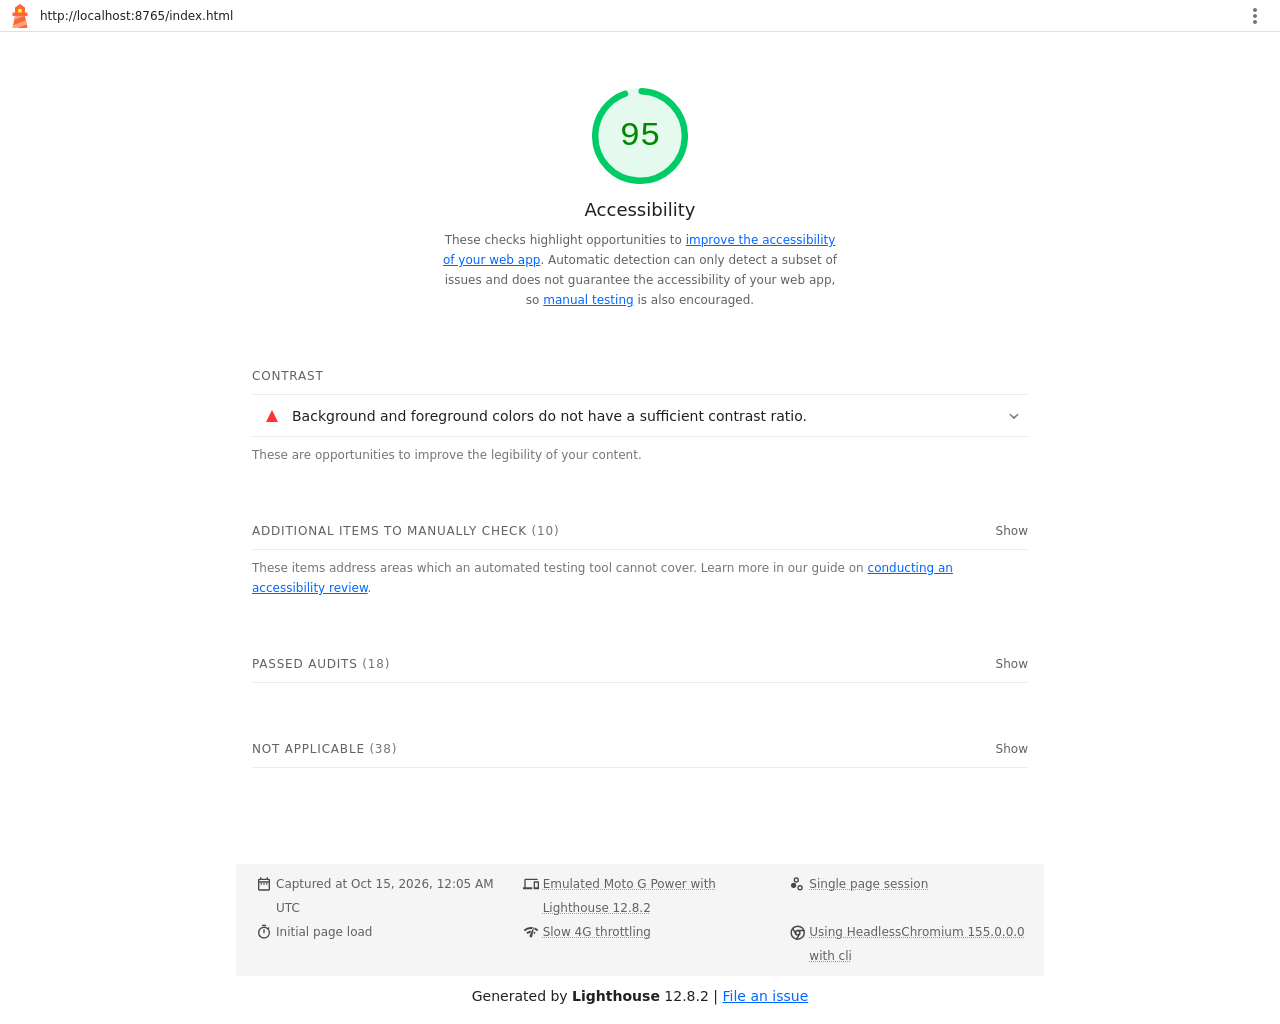
<file: lighthouse/accessibility-report-before.html>
<!--
@license
Copyright 2018 Google LLC
SPDX-License-Identifier: Apache-2.0
-->
<!doctype html>
<html lang="en">
<head>
  <meta charset="utf-8">
  <meta name="viewport" content="width=device-width, initial-scale=1, minimum-scale=1">
  <link rel="icon" href='data:image/svg+xml;utf8,<svg fill="none" xmlns="http://www.w3.org/2000/svg" viewBox="0 0 48 48"><path d="m14 7 10-7 10 7v10h5v7h-5l5 24H9l5-24H9v-7h5V7Z" fill="%23F63"/><path d="M31.561 24H14l-1.689 8.105L31.561 24ZM18.983 48H9l1.022-4.907L35.723 32.27l1.663 7.98L18.983 48Z" fill="%23FFA385"/><path fill="%23FF3" d="M20.5 10h7v7h-7z"/></svg>'>
  <title>Lighthouse Report</title>
  <style>body {margin: 0}</style>
</head>
<body>
  <noscript>Lighthouse report requires JavaScript. Please enable.</noscript>

  <div id="lh-log"></div>

  <script>window.__LIGHTHOUSE_JSON__ = {"lighthouseVersion":"12.8.2","requestedUrl":"http://localhost:8765/index.html","mainDocumentUrl":"http://localhost:8765/index.html","finalDisplayedUrl":"http://localhost:8765/index.html","finalUrl":"http://localhost:8765/index.html","fetchTime":"2026-10-15T00:05:44.497Z","gatherMode":"navigation","runWarnings":[],"userAgent":"Mozilla/5.0 (Macintosh; Intel Mac OS X 10_15_7) AppleWebKit/537.36 (KHTML, like Gecko) HeadlessChrome/155.0.0.0 Safari/537.36","environment":{"networkUserAgent":"Mozilla/5.0 (Linux; Android 11; moto g power (2022)) AppleWebKit/537.36 (KHTML, like Gecko) Chrome/136.0.0.0 Mobile Safari/537.36","hostUserAgent":"Mozilla/5.0 (Macintosh; Intel Mac OS X 10_15_7) AppleWebKit/537.36 (KHTML, like Gecko) HeadlessChrome/155.0.0.0 Safari/537.36","benchmarkIndex":4131,"credits":{"axe-core":"4.14.0"}},"audits":{"accesskeys":{"id":"accesskeys","title":"`[accesskey]` values are unique","description":"Access keys let users quickly focus a part of the page. For proper navigation, each access key must be unique. [Learn more about access keys](https://dequeuniversity.com/rules/axe/4.10/accesskeys).","score":null,"scoreDisplayMode":"notApplicable"},"aria-allowed-attr":{"id":"aria-allowed-attr","title":"`[aria-*]` attributes match their roles","description":"Each ARIA `role` supports a specific subset of `aria-*` attributes. Mismatching these invalidates the `aria-*` attributes. [Learn how to match ARIA attributes to their roles](https://dequeuniversity.com/rules/axe/4.10/aria-allowed-attr).","score":1,"scoreDisplayMode":"binary","details":{"type":"table","headings":[{"key":"node","valueType":"node","subItemsHeading":{"key":"relatedNode","valueType":"node"},"label":"Failing Elements"}],"items":[]}},"aria-allowed-role":{"id":"aria-allowed-role","title":"Uses ARIA roles only on compatible elements","description":"Many HTML elements can only be assigned certain ARIA roles. Using ARIA roles where they are not allowed can interfere with the accessibility of the web page. [Learn more about ARIA roles](https://dequeuniversity.com/rules/axe/4.10/aria-allowed-role).","score":null,"scoreDisplayMode":"notApplicable"},"aria-command-name":{"id":"aria-command-name","title":"`button`, `link`, and `menuitem` elements have accessible names","description":"When an element doesn't have an accessible name, screen readers announce it with a generic name, making it unusable for users who rely on screen readers. [Learn how to make command elements more accessible](https://dequeuniversity.com/rules/axe/4.10/aria-command-name).","score":null,"scoreDisplayMode":"notApplicable"},"aria-conditional-attr":{"id":"aria-conditional-attr","title":"ARIA attributes are used as specified for the element's role","description":"Some ARIA attributes are only allowed on an element under certain conditions. [Learn more about conditional ARIA attributes](https://dequeuniversity.com/rules/axe/4.10/aria-conditional-attr).","score":1,"scoreDisplayMode":"binary","details":{"type":"table","headings":[{"key":"node","valueType":"node","subItemsHeading":{"key":"relatedNode","valueType":"node"},"label":"Failing Elements"}],"items":[]}},"aria-deprecated-role":{"id":"aria-deprecated-role","title":"Deprecated ARIA roles were not used","description":"Deprecated ARIA roles may not be processed correctly by assistive technology. [Learn more about deprecated ARIA roles](https://dequeuniversity.com/rules/axe/4.10/aria-deprecated-role).","score":null,"scoreDisplayMode":"notApplicable"},"aria-dialog-name":{"id":"aria-dialog-name","title":"Elements with `role=\"dialog\"` or `role=\"alertdialog\"` have accessible names.","description":"ARIA dialog elements without accessible names may prevent screen readers users from discerning the purpose of these elements. [Learn how to make ARIA dialog elements more accessible](https://dequeuniversity.com/rules/axe/4.10/aria-dialog-name).","score":null,"scoreDisplayMode":"notApplicable"},"aria-hidden-body":{"id":"aria-hidden-body","title":"`[aria-hidden=\"true\"]` is not present on the document `\u003cbody>`","description":"Assistive technologies, like screen readers, work inconsistently when `aria-hidden=\"true\"` is set on the document `\u003cbody>`. [Learn how `aria-hidden` affects the document body](https://dequeuniversity.com/rules/axe/4.10/aria-hidden-body).","score":1,"scoreDisplayMode":"binary","details":{"type":"table","headings":[{"key":"node","valueType":"node","subItemsHeading":{"key":"relatedNode","valueType":"node"},"label":"Failing Elements"}],"items":[]}},"aria-hidden-focus":{"id":"aria-hidden-focus","title":"`[aria-hidden=\"true\"]` elements do not contain focusable descendents","description":"Focusable descendents within an `[aria-hidden=\"true\"]` element prevent those interactive elements from being available to users of assistive technologies like screen readers. [Learn how `aria-hidden` affects focusable elements](https://dequeuniversity.com/rules/axe/4.10/aria-hidden-focus).","score":null,"scoreDisplayMode":"notApplicable"},"aria-input-field-name":{"id":"aria-input-field-name","title":"ARIA input fields have accessible names","description":"When an input field doesn't have an accessible name, screen readers announce it with a generic name, making it unusable for users who rely on screen readers. [Learn more about input field labels](https://dequeuniversity.com/rules/axe/4.10/aria-input-field-name).","score":null,"scoreDisplayMode":"notApplicable"},"aria-meter-name":{"id":"aria-meter-name","title":"ARIA `meter` elements have accessible names","description":"When a meter element doesn't have an accessible name, screen readers announce it with a generic name, making it unusable for users who rely on screen readers. [Learn how to name `meter` elements](https://dequeuniversity.com/rules/axe/4.10/aria-meter-name).","score":null,"scoreDisplayMode":"notApplicable"},"aria-progressbar-name":{"id":"aria-progressbar-name","title":"ARIA `progressbar` elements have accessible names","description":"When a `progressbar` element doesn't have an accessible name, screen readers announce it with a generic name, making it unusable for users who rely on screen readers. [Learn how to label `progressbar` elements](https://dequeuniversity.com/rules/axe/4.10/aria-progressbar-name).","score":null,"scoreDisplayMode":"notApplicable"},"aria-prohibited-attr":{"id":"aria-prohibited-attr","title":"Elements use only permitted ARIA attributes","description":"Using ARIA attributes in roles where they are prohibited can mean that important information is not communicated to users of assistive technologies. [Learn more about prohibited ARIA roles](https://dequeuniversity.com/rules/axe/4.10/aria-prohibited-attr).","score":1,"scoreDisplayMode":"binary","details":{"type":"table","headings":[{"key":"node","valueType":"node","subItemsHeading":{"key":"relatedNode","valueType":"node"},"label":"Failing Elements"}],"items":[]}},"aria-required-attr":{"id":"aria-required-attr","title":"`[role]`s have all required `[aria-*]` attributes","description":"Some ARIA roles have required attributes that describe the state of the element to screen readers. [Learn more about roles and required attributes](https://dequeuniversity.com/rules/axe/4.10/aria-required-attr).","score":null,"scoreDisplayMode":"notApplicable"},"aria-required-children":{"id":"aria-required-children","title":"Elements with an ARIA `[role]` that require children to contain a specific `[role]` have all required children.","description":"Some ARIA parent roles must contain specific child roles to perform their intended accessibility functions. [Learn more about roles and required children elements](https://dequeuniversity.com/rules/axe/4.10/aria-required-children).","score":null,"scoreDisplayMode":"notApplicable"},"aria-required-parent":{"id":"aria-required-parent","title":"`[role]`s are contained by their required parent element","description":"Some ARIA child roles must be contained by specific parent roles to properly perform their intended accessibility functions. [Learn more about ARIA roles and required parent element](https://dequeuniversity.com/rules/axe/4.10/aria-required-parent).","score":null,"scoreDisplayMode":"notApplicable"},"aria-roles":{"id":"aria-roles","title":"`[role]` values are valid","description":"ARIA roles must have valid values in order to perform their intended accessibility functions. [Learn more about valid ARIA roles](https://dequeuniversity.com/rules/axe/4.10/aria-roles).","score":null,"scoreDisplayMode":"notApplicable"},"aria-text":{"id":"aria-text","title":"Elements with the `role=text` attribute do not have focusable descendents.","description":"Adding `role=text` around a text node split by markup enables VoiceOver to treat it as one phrase, but the element's focusable descendents will not be announced. [Learn more about the `role=text` attribute](https://dequeuniversity.com/rules/axe/4.10/aria-text).","score":null,"scoreDisplayMode":"notApplicable"},"aria-toggle-field-name":{"id":"aria-toggle-field-name","title":"ARIA toggle fields have accessible names","description":"When a toggle field doesn't have an accessible name, screen readers announce it with a generic name, making it unusable for users who rely on screen readers. [Learn more about toggle fields](https://dequeuniversity.com/rules/axe/4.10/aria-toggle-field-name).","score":null,"scoreDisplayMode":"notApplicable"},"aria-tooltip-name":{"id":"aria-tooltip-name","title":"ARIA `tooltip` elements have accessible names","description":"When a tooltip element doesn't have an accessible name, screen readers announce it with a generic name, making it unusable for users who rely on screen readers. [Learn how to name `tooltip` elements](https://dequeuniversity.com/rules/axe/4.10/aria-tooltip-name).","score":null,"scoreDisplayMode":"notApplicable"},"aria-treeitem-name":{"id":"aria-treeitem-name","title":"ARIA `treeitem` elements have accessible names","description":"When a `treeitem` element doesn't have an accessible name, screen readers announce it with a generic name, making it unusable for users who rely on screen readers. [Learn more about labeling `treeitem` elements](https://dequeuniversity.com/rules/axe/4.10/aria-treeitem-name).","score":null,"scoreDisplayMode":"notApplicable"},"aria-valid-attr-value":{"id":"aria-valid-attr-value","title":"`[aria-*]` attributes have valid values","description":"Assistive technologies, like screen readers, can't interpret ARIA attributes with invalid values. [Learn more about valid values for ARIA attributes](https://dequeuniversity.com/rules/axe/4.10/aria-valid-attr-value).","score":1,"scoreDisplayMode":"binary","details":{"type":"table","headings":[{"key":"node","valueType":"node","subItemsHeading":{"key":"relatedNode","valueType":"node"},"label":"Failing Elements"}],"items":[]}},"aria-valid-attr":{"id":"aria-valid-attr","title":"`[aria-*]` attributes are valid and not misspelled","description":"Assistive technologies, like screen readers, can't interpret ARIA attributes with invalid names. [Learn more about valid ARIA attributes](https://dequeuniversity.com/rules/axe/4.10/aria-valid-attr).","score":1,"scoreDisplayMode":"binary","details":{"type":"table","headings":[{"key":"node","valueType":"node","subItemsHeading":{"key":"relatedNode","valueType":"node"},"label":"Failing Elements"}],"items":[]}},"button-name":{"id":"button-name","title":"Buttons have an accessible name","description":"When a button doesn't have an accessible name, screen readers announce it as \"button\", making it unusable for users who rely on screen readers. [Learn how to make buttons more accessible](https://dequeuniversity.com/rules/axe/4.10/button-name).","score":1,"scoreDisplayMode":"binary","details":{"type":"table","headings":[{"key":"node","valueType":"node","subItemsHeading":{"key":"relatedNode","valueType":"node"},"label":"Failing Elements"}],"items":[]}},"bypass":{"id":"bypass","title":"The page contains a heading, skip link, or landmark region","description":"Adding ways to bypass repetitive content lets keyboard users navigate the page more efficiently. [Learn more about bypass blocks](https://dequeuniversity.com/rules/axe/4.10/bypass).","score":null,"scoreDisplayMode":"notApplicable"},"color-contrast":{"id":"color-contrast","title":"Background and foreground colors do not have a sufficient contrast ratio.","description":"Low-contrast text is difficult or impossible for many users to read. [Learn how to provide sufficient color contrast](https://dequeuniversity.com/rules/axe/4.10/color-contrast).","score":0,"scoreDisplayMode":"binary","details":{"type":"table","headings":[{"key":"node","valueType":"node","subItemsHeading":{"key":"relatedNode","valueType":"node"},"label":"Failing Elements"}],"items":[{"node":{"type":"node","lhId":"1-0-SPAN","path":"1,HTML,1,BODY,1,MAIN,5,SECTION,1,DIV,1,ARTICLE,0,SPAN","selector":"section#popular > div.products-grid > article.product-card > span.product-card__badge","boundingRect":{"top":1701,"bottom":1727,"left":322,"right":387,"width":65,"height":26},"snippet":"\u003cspan class=\"product-card__badge product-card__badge--discount\">","nodeLabel":"СКИДКА","explanation":"Fix any of the following:\n  Element has insufficient color contrast of 3.18 (foreground color: #ffffff, background color: #d97706, font size: 9.0pt (12px), font weight: bold). Expected contrast ratio of 4.5:1"}},{"node":{"type":"node","lhId":"1-1-SPAN","path":"1,HTML,1,BODY,1,MAIN,5,SECTION,1,DIV,2,ARTICLE,0,SPAN","selector":"section#popular > div.products-grid > article.product-card > span.product-card__badge","boundingRect":{"top":2173,"bottom":2199,"left":311,"right":387,"width":76,"height":26},"snippet":"\u003cspan class=\"product-card__badge product-card__badge--new\">","nodeLabel":"НОВИНКА","explanation":"Fix any of the following:\n  Element has insufficient color contrast of 4.45 (foreground color: #ffffff, background color: #168a2f, font size: 9.0pt (12px), font weight: bold). Expected contrast ratio of 4.5:1"}}],"debugData":{"type":"debugdata","impact":"serious","tags":["cat.color","wcag2aa","wcag143","TTv5","TT13.c","EN-301-549","EN-9.1.4.3","ACT","RGAAv4","RGAA-3.2.1"]}}},"definition-list":{"id":"definition-list","title":"`\u003cdl>`'s contain only properly-ordered `\u003cdt>` and `\u003cdd>` groups, `\u003cscript>`, `\u003ctemplate>` or `\u003cdiv>` elements.","description":"When definition lists are not properly marked up, screen readers may produce confusing or inaccurate output. [Learn how to structure definition lists correctly](https://dequeuniversity.com/rules/axe/4.10/definition-list).","score":null,"scoreDisplayMode":"notApplicable"},"dlitem":{"id":"dlitem","title":"Definition list items are wrapped in `\u003cdl>` elements","description":"Definition list items (`\u003cdt>` and `\u003cdd>`) must be wrapped in a parent `\u003cdl>` element to ensure that screen readers can properly announce them. [Learn how to structure definition lists correctly](https://dequeuniversity.com/rules/axe/4.10/dlitem).","score":null,"scoreDisplayMode":"notApplicable"},"document-title":{"id":"document-title","title":"Document has a `\u003ctitle>` element","description":"The title gives screen reader users an overview of the page, and search engine users rely on it heavily to determine if a page is relevant to their search. [Learn more about document titles](https://dequeuniversity.com/rules/axe/4.10/document-title).","score":1,"scoreDisplayMode":"binary","details":{"type":"table","headings":[{"key":"node","valueType":"node","subItemsHeading":{"key":"relatedNode","valueType":"node"},"label":"Failing Elements"}],"items":[]}},"duplicate-id-aria":{"id":"duplicate-id-aria","title":"ARIA IDs are unique","description":"The value of an ARIA ID must be unique to prevent other instances from being overlooked by assistive technologies. [Learn how to fix duplicate ARIA IDs](https://dequeuniversity.com/rules/axe/4.10/duplicate-id-aria).","score":null,"scoreDisplayMode":"notApplicable"},"empty-heading":{"id":"empty-heading","title":"All heading elements contain content.","description":"A heading with no content or inaccessible text prevent screen reader users from accessing information on the page's structure. [Learn more about headings](https://dequeuniversity.com/rules/axe/4.10/empty-heading).","score":null,"scoreDisplayMode":"notApplicable"},"form-field-multiple-labels":{"id":"form-field-multiple-labels","title":"No form fields have multiple labels","description":"Form fields with multiple labels can be confusingly announced by assistive technologies like screen readers which use either the first, the last, or all of the labels. [Learn how to use form labels](https://dequeuniversity.com/rules/axe/4.10/form-field-multiple-labels).","score":null,"scoreDisplayMode":"notApplicable"},"frame-title":{"id":"frame-title","title":"`\u003cframe>` or `\u003ciframe>` elements have a title","description":"Screen reader users rely on frame titles to describe the contents of frames. [Learn more about frame titles](https://dequeuniversity.com/rules/axe/4.10/frame-title).","score":null,"scoreDisplayMode":"notApplicable"},"heading-order":{"id":"heading-order","title":"Heading elements appear in a sequentially-descending order","description":"Properly ordered headings that do not skip levels convey the semantic structure of the page, making it easier to navigate and understand when using assistive technologies. [Learn more about heading order](https://dequeuniversity.com/rules/axe/4.10/heading-order).","score":1,"scoreDisplayMode":"binary","details":{"type":"table","headings":[{"key":"node","valueType":"node","subItemsHeading":{"key":"relatedNode","valueType":"node"},"label":"Failing Elements"}],"items":[]}},"html-has-lang":{"id":"html-has-lang","title":"`\u003chtml>` element has a `[lang]` attribute","description":"If a page doesn't specify a `lang` attribute, a screen reader assumes that the page is in the default language that the user chose when setting up the screen reader. If the page isn't actually in the default language, then the screen reader might not announce the page's text correctly. [Learn more about the `lang` attribute](https://dequeuniversity.com/rules/axe/4.10/html-has-lang).","score":1,"scoreDisplayMode":"binary","details":{"type":"table","headings":[{"key":"node","valueType":"node","subItemsHeading":{"key":"relatedNode","valueType":"node"},"label":"Failing Elements"}],"items":[]}},"html-lang-valid":{"id":"html-lang-valid","title":"`\u003chtml>` element has a valid value for its `[lang]` attribute","description":"Specifying a valid [BCP 47 language](https://www.w3.org/International/questions/qa-choosing-language-tags#question) helps screen readers announce text properly. [Learn how to use the `lang` attribute](https://dequeuniversity.com/rules/axe/4.10/html-lang-valid).","score":1,"scoreDisplayMode":"binary","details":{"type":"table","headings":[{"key":"node","valueType":"node","subItemsHeading":{"key":"relatedNode","valueType":"node"},"label":"Failing Elements"}],"items":[]}},"html-xml-lang-mismatch":{"id":"html-xml-lang-mismatch","title":"`\u003chtml>` element has an `[xml:lang]` attribute with the same base language as the `[lang]` attribute.","description":"If the webpage does not specify a consistent language, then the screen reader might not announce the page's text correctly. [Learn more about the `lang` attribute](https://dequeuniversity.com/rules/axe/4.10/html-xml-lang-mismatch).","score":null,"scoreDisplayMode":"notApplicable"},"identical-links-same-purpose":{"id":"identical-links-same-purpose","title":"Identical links have the same purpose.","description":"Links with the same destination should have the same description, to help users understand the link's purpose and decide whether to follow it. [Learn more about identical links](https://dequeuniversity.com/rules/axe/4.10/identical-links-same-purpose).","score":null,"scoreDisplayMode":"notApplicable"},"image-alt":{"id":"image-alt","title":"Image elements have `[alt]` attributes","description":"Informative elements should aim for short, descriptive alternate text. Decorative elements can be ignored with an empty alt attribute. [Learn more about the `alt` attribute](https://dequeuniversity.com/rules/axe/4.10/image-alt).","score":1,"scoreDisplayMode":"binary","details":{"type":"table","headings":[{"key":"node","valueType":"node","subItemsHeading":{"key":"relatedNode","valueType":"node"},"label":"Failing Elements"}],"items":[]}},"image-redundant-alt":{"id":"image-redundant-alt","title":"Image elements do not have `[alt]` attributes that are redundant text.","description":"Informative elements should aim for short, descriptive alternative text. Alternative text that is exactly the same as the text adjacent to the link or image is potentially confusing for screen reader users, because the text will be read twice. [Learn more about the `alt` attribute](https://dequeuniversity.com/rules/axe/4.10/image-redundant-alt).","score":1,"scoreDisplayMode":"binary","details":{"type":"table","headings":[{"key":"node","valueType":"node","subItemsHeading":{"key":"relatedNode","valueType":"node"},"label":"Failing Elements"}],"items":[]}},"input-button-name":{"id":"input-button-name","title":"Input buttons have discernible text.","description":"Adding discernable and accessible text to input buttons may help screen reader users understand the purpose of the input button. [Learn more about input buttons](https://dequeuniversity.com/rules/axe/4.10/input-button-name).","score":null,"scoreDisplayMode":"notApplicable"},"input-image-alt":{"id":"input-image-alt","title":"`\u003cinput type=\"image\">` elements have `[alt]` text","description":"When an image is being used as an `\u003cinput>` button, providing alternative text can help screen reader users understand the purpose of the button. [Learn about input image alt text](https://dequeuniversity.com/rules/axe/4.10/input-image-alt).","score":null,"scoreDisplayMode":"notApplicable"},"label-content-name-mismatch":{"id":"label-content-name-mismatch","title":"Elements with visible text labels have matching accessible names.","description":"Visible text labels that do not match the accessible name can result in a confusing experience for screen reader users. [Learn more about accessible names](https://dequeuniversity.com/rules/axe/4.10/label-content-name-mismatch).","score":1,"scoreDisplayMode":"binary","details":{"type":"table","headings":[{"key":"node","valueType":"node","subItemsHeading":{"key":"relatedNode","valueType":"node"},"label":"Failing Elements"}],"items":[]}},"label":{"id":"label","title":"Form elements have associated labels","description":"Labels ensure that form controls are announced properly by assistive technologies, like screen readers. [Learn more about form element labels](https://dequeuniversity.com/rules/axe/4.10/label).","score":null,"scoreDisplayMode":"notApplicable"},"landmark-one-main":{"id":"landmark-one-main","title":"Document has a main landmark.","description":"One main landmark helps screen reader users navigate a web page. [Learn more about landmarks](https://dequeuniversity.com/rules/axe/4.10/landmark-one-main).","score":null,"scoreDisplayMode":"notApplicable"},"link-name":{"id":"link-name","title":"Links have a discernible name","description":"Link text (and alternate text for images, when used as links) that is discernible, unique, and focusable improves the navigation experience for screen reader users. [Learn how to make links accessible](https://dequeuniversity.com/rules/axe/4.10/link-name).","score":1,"scoreDisplayMode":"binary","details":{"type":"table","headings":[{"key":"node","valueType":"node","subItemsHeading":{"key":"relatedNode","valueType":"node"},"label":"Failing Elements"}],"items":[]}},"link-in-text-block":{"id":"link-in-text-block","title":"Links are distinguishable without relying on color.","description":"Low-contrast text is difficult or impossible for many users to read. Link text that is discernible improves the experience for users with low vision. [Learn how to make links distinguishable](https://dequeuniversity.com/rules/axe/4.10/link-in-text-block).","score":null,"scoreDisplayMode":"notApplicable"},"list":{"id":"list","title":"Lists contain only `\u003cli>` elements and script supporting elements (`\u003cscript>` and `\u003ctemplate>`).","description":"Screen readers have a specific way of announcing lists. Ensuring proper list structure aids screen reader output. [Learn more about proper list structure](https://dequeuniversity.com/rules/axe/4.10/list).","score":1,"scoreDisplayMode":"binary","details":{"type":"table","headings":[{"key":"node","valueType":"node","subItemsHeading":{"key":"relatedNode","valueType":"node"},"label":"Failing Elements"}],"items":[]}},"listitem":{"id":"listitem","title":"List items (`\u003cli>`) are contained within `\u003cul>`, `\u003col>` or `\u003cmenu>` parent elements","description":"Screen readers require list items (`\u003cli>`) to be contained within a parent `\u003cul>`, `\u003col>` or `\u003cmenu>` to be announced properly. [Learn more about proper list structure](https://dequeuniversity.com/rules/axe/4.10/listitem).","score":1,"scoreDisplayMode":"binary","details":{"type":"table","headings":[{"key":"node","valueType":"node","subItemsHeading":{"key":"relatedNode","valueType":"node"},"label":"Failing Elements"}],"items":[]}},"meta-refresh":{"id":"meta-refresh","title":"The document does not use `\u003cmeta http-equiv=\"refresh\">`","description":"Users do not expect a page to refresh automatically, and doing so will move focus back to the top of the page. This may create a frustrating or confusing experience. [Learn more about the refresh meta tag](https://dequeuniversity.com/rules/axe/4.10/meta-refresh).","score":null,"scoreDisplayMode":"notApplicable"},"meta-viewport":{"id":"meta-viewport","title":"`[user-scalable=\"no\"]` is not used in the `\u003cmeta name=\"viewport\">` element and the `[maximum-scale]` attribute is not less than 5.","description":"Disabling zooming is problematic for users with low vision who rely on screen magnification to properly see the contents of a web page. [Learn more about the viewport meta tag](https://dequeuniversity.com/rules/axe/4.10/meta-viewport).","score":1,"scoreDisplayMode":"binary","details":{"type":"table","headings":[{"key":"node","valueType":"node","subItemsHeading":{"key":"relatedNode","valueType":"node"},"label":"Failing Elements"}],"items":[]}},"object-alt":{"id":"object-alt","title":"`\u003cobject>` elements have alternate text","description":"Screen readers cannot translate non-text content. Adding alternate text to `\u003cobject>` elements helps screen readers convey meaning to users. [Learn more about alt text for `object` elements](https://dequeuniversity.com/rules/axe/4.10/object-alt).","score":null,"scoreDisplayMode":"notApplicable"},"select-name":{"id":"select-name","title":"Select elements have associated label elements.","description":"Form elements without effective labels can create frustrating experiences for screen reader users. [Learn more about the `select` element](https://dequeuniversity.com/rules/axe/4.10/select-name).","score":null,"scoreDisplayMode":"notApplicable"},"skip-link":{"id":"skip-link","title":"Skip links are focusable.","description":"Including a skip link can help users skip to the main content to save time. [Learn more about skip links](https://dequeuniversity.com/rules/axe/4.10/skip-link).","score":null,"scoreDisplayMode":"notApplicable"},"tabindex":{"id":"tabindex","title":"No element has a `[tabindex]` value greater than 0","description":"A value greater than 0 implies an explicit navigation ordering. Although technically valid, this often creates frustrating experiences for users who rely on assistive technologies. [Learn more about the `tabindex` attribute](https://dequeuniversity.com/rules/axe/4.10/tabindex).","score":null,"scoreDisplayMode":"notApplicable"},"table-duplicate-name":{"id":"table-duplicate-name","title":"Tables have different content in the summary attribute and `\u003ccaption>`.","description":"The summary attribute should describe the table structure, while `\u003ccaption>` should have the onscreen title. Accurate table mark-up helps users of screen readers. [Learn more about summary and caption](https://dequeuniversity.com/rules/axe/4.10/table-duplicate-name).","score":null,"scoreDisplayMode":"notApplicable"},"table-fake-caption":{"id":"table-fake-caption","title":"Tables use `\u003ccaption>` instead of cells with the `[colspan]` attribute to indicate a caption.","description":"Screen readers have features to make navigating tables easier. Ensuring that tables use the actual caption element instead of cells with the `[colspan]` attribute may improve the experience for screen reader users. [Learn more about captions](https://dequeuniversity.com/rules/axe/4.10/table-fake-caption).","score":null,"scoreDisplayMode":"notApplicable"},"target-size":{"id":"target-size","title":"Touch targets have sufficient size and spacing.","description":"Touch targets with sufficient size and spacing help users who may have difficulty targeting small controls to activate the targets. [Learn more about touch targets](https://dequeuniversity.com/rules/axe/4.10/target-size).","score":1,"scoreDisplayMode":"binary","details":{"type":"table","headings":[{"key":"node","valueType":"node","subItemsHeading":{"key":"relatedNode","valueType":"node"},"label":"Failing Elements"}],"items":[]}},"td-has-header":{"id":"td-has-header","title":"`\u003ctd>` elements in a large `\u003ctable>` have one or more table headers.","description":"Screen readers have features to make navigating tables easier. Ensuring that `\u003ctd>` elements in a large table (3 or more cells in width and height) have an associated table header may improve the experience for screen reader users. [Learn more about table headers](https://dequeuniversity.com/rules/axe/4.10/td-has-header).","score":null,"scoreDisplayMode":"notApplicable"},"td-headers-attr":{"id":"td-headers-attr","title":"Cells in a `\u003ctable>` element that use the `[headers]` attribute refer to table cells within the same table.","description":"Screen readers have features to make navigating tables easier. Ensuring `\u003ctd>` cells using the `[headers]` attribute only refer to other cells in the same table may improve the experience for screen reader users. [Learn more about the `headers` attribute](https://dequeuniversity.com/rules/axe/4.10/td-headers-attr).","score":null,"scoreDisplayMode":"notApplicable"},"th-has-data-cells":{"id":"th-has-data-cells","title":"`\u003cth>` elements and elements with `[role=\"columnheader\"/\"rowheader\"]` have data cells they describe.","description":"Screen readers have features to make navigating tables easier. Ensuring table headers always refer to some set of cells may improve the experience for screen reader users. [Learn more about table headers](https://dequeuniversity.com/rules/axe/4.10/th-has-data-cells).","score":null,"scoreDisplayMode":"notApplicable"},"valid-lang":{"id":"valid-lang","title":"`[lang]` attributes have a valid value","description":"Specifying a valid [BCP 47 language](https://www.w3.org/International/questions/qa-choosing-language-tags#question) on elements helps ensure that text is pronounced correctly by a screen reader. [Learn how to use the `lang` attribute](https://dequeuniversity.com/rules/axe/4.10/valid-lang).","score":null,"scoreDisplayMode":"notApplicable"},"video-caption":{"id":"video-caption","title":"`\u003cvideo>` elements contain a `\u003ctrack>` element with `[kind=\"captions\"]`","description":"When a video provides a caption it is easier for deaf and hearing impaired users to access its information. [Learn more about video captions](https://dequeuniversity.com/rules/axe/4.10/video-caption).","score":null,"scoreDisplayMode":"notApplicable"},"custom-controls-labels":{"id":"custom-controls-labels","title":"Custom controls have associated labels","description":"Custom interactive controls have associated labels, provided by aria-label or aria-labelledby. [Learn more about custom controls and labels](https://developer.chrome.com/docs/lighthouse/accessibility/custom-controls-labels/).","score":null,"scoreDisplayMode":"manual"},"custom-controls-roles":{"id":"custom-controls-roles","title":"Custom controls have ARIA roles","description":"Custom interactive controls have appropriate ARIA roles. [Learn how to add roles to custom controls](https://developer.chrome.com/docs/lighthouse/accessibility/custom-control-roles/).","score":null,"scoreDisplayMode":"manual"},"focus-traps":{"id":"focus-traps","title":"User focus is not accidentally trapped in a region","description":"A user can tab into and out of any control or region without accidentally trapping their focus. [Learn how to avoid focus traps](https://developer.chrome.com/docs/lighthouse/accessibility/focus-traps/).","score":null,"scoreDisplayMode":"manual"},"focusable-controls":{"id":"focusable-controls","title":"Interactive controls are keyboard focusable","description":"Custom interactive controls are keyboard focusable and display a focus indicator. [Learn how to make custom controls focusable](https://developer.chrome.com/docs/lighthouse/accessibility/focusable-controls/).","score":null,"scoreDisplayMode":"manual"},"interactive-element-affordance":{"id":"interactive-element-affordance","title":"Interactive elements indicate their purpose and state","description":"Interactive elements, such as links and buttons, should indicate their state and be distinguishable from non-interactive elements. [Learn how to decorate interactive elements with affordance hints](https://developer.chrome.com/docs/lighthouse/accessibility/interactive-element-affordance/).","score":null,"scoreDisplayMode":"manual"},"logical-tab-order":{"id":"logical-tab-order","title":"The page has a logical tab order","description":"Tabbing through the page follows the visual layout. Users cannot focus elements that are offscreen. [Learn more about logical tab ordering](https://developer.chrome.com/docs/lighthouse/accessibility/logical-tab-order/).","score":null,"scoreDisplayMode":"manual"},"managed-focus":{"id":"managed-focus","title":"The user's focus is directed to new content added to the page","description":"If new content, such as a dialog, is added to the page, the user's focus is directed to it. [Learn how to direct focus to new content](https://developer.chrome.com/docs/lighthouse/accessibility/managed-focus/).","score":null,"scoreDisplayMode":"manual"},"offscreen-content-hidden":{"id":"offscreen-content-hidden","title":"Offscreen content is hidden from assistive technology","description":"Offscreen content is hidden with display: none or aria-hidden=true. [Learn how to properly hide offscreen content](https://developer.chrome.com/docs/lighthouse/accessibility/offscreen-content-hidden/).","score":null,"scoreDisplayMode":"manual"},"use-landmarks":{"id":"use-landmarks","title":"HTML5 landmark elements are used to improve navigation","description":"Landmark elements (`\u003cmain>`, `\u003cnav>`, etc.) are used to improve the keyboard navigation of the page for assistive technology. [Learn more about landmark elements](https://developer.chrome.com/docs/lighthouse/accessibility/use-landmarks/).","score":null,"scoreDisplayMode":"manual"},"visual-order-follows-dom":{"id":"visual-order-follows-dom","title":"Visual order on the page follows DOM order","description":"DOM order matches the visual order, improving navigation for assistive technology. [Learn more about DOM and visual ordering](https://developer.chrome.com/docs/lighthouse/accessibility/visual-order-follows-dom/).","score":null,"scoreDisplayMode":"manual"}},"configSettings":{"output":["html"],"maxWaitForFcp":30000,"maxWaitForLoad":45000,"pauseAfterFcpMs":1000,"pauseAfterLoadMs":1000,"networkQuietThresholdMs":1000,"cpuQuietThresholdMs":1000,"formFactor":"mobile","throttling":{"rttMs":150,"throughputKbps":1638.4,"requestLatencyMs":562.5,"downloadThroughputKbps":1474.5600000000002,"uploadThroughputKbps":675,"cpuSlowdownMultiplier":4},"throttlingMethod":"simulate","screenEmulation":{"mobile":true,"width":412,"height":823,"deviceScaleFactor":1.75,"disabled":false},"emulatedUserAgent":"Mozilla/5.0 (Linux; Android 11; moto g power (2022)) AppleWebKit/537.36 (KHTML, like Gecko) Chrome/136.0.0.0 Mobile Safari/537.36","auditMode":false,"gatherMode":false,"clearStorageTypes":["file_systems","shader_cache","service_workers","cache_storage"],"disableStorageReset":false,"debugNavigation":false,"channel":"cli","usePassiveGathering":false,"disableFullPageScreenshot":false,"skipAboutBlank":false,"blankPage":"about:blank","ignoreStatusCode":false,"locale":"en-US","blockedUrlPatterns":null,"additionalTraceCategories":null,"extraHeaders":null,"precomputedLanternData":null,"onlyAudits":null,"onlyCategories":["accessibility"],"skipAudits":null},"categories":{"accessibility":{"title":"Accessibility","description":"These checks highlight opportunities to [improve the accessibility of your web app](https://developer.chrome.com/docs/lighthouse/accessibility/). Automatic detection can only detect a subset of issues and does not guarantee the accessibility of your web app, so [manual testing](https://web.dev/articles/how-to-review) is also encouraged.","manualDescription":"These items address areas which an automated testing tool cannot cover. Learn more in our guide on [conducting an accessibility review](https://web.dev/articles/how-to-review).","supportedModes":["navigation","snapshot"],"auditRefs":[{"id":"accesskeys","weight":0,"group":"a11y-navigation"},{"id":"aria-allowed-attr","weight":10,"group":"a11y-aria"},{"id":"aria-allowed-role","weight":0,"group":"a11y-aria"},{"id":"aria-command-name","weight":0,"group":"a11y-aria"},{"id":"aria-conditional-attr","weight":7,"group":"a11y-aria"},{"id":"aria-deprecated-role","weight":0,"group":"a11y-aria"},{"id":"aria-dialog-name","weight":0,"group":"a11y-aria"},{"id":"aria-hidden-body","weight":10,"group":"a11y-aria"},{"id":"aria-hidden-focus","weight":0,"group":"a11y-aria"},{"id":"aria-input-field-name","weight":0,"group":"a11y-aria"},{"id":"aria-meter-name","weight":0,"group":"a11y-aria"},{"id":"aria-progressbar-name","weight":0,"group":"a11y-aria"},{"id":"aria-prohibited-attr","weight":7,"group":"a11y-aria"},{"id":"aria-required-attr","weight":0,"group":"a11y-aria"},{"id":"aria-required-children","weight":0,"group":"a11y-aria"},{"id":"aria-required-parent","weight":0,"group":"a11y-aria"},{"id":"aria-roles","weight":0,"group":"a11y-aria"},{"id":"aria-text","weight":0,"group":"a11y-aria"},{"id":"aria-toggle-field-name","weight":0,"group":"a11y-aria"},{"id":"aria-tooltip-name","weight":0,"group":"a11y-aria"},{"id":"aria-treeitem-name","weight":0,"group":"a11y-aria"},{"id":"aria-valid-attr-value","weight":10,"group":"a11y-aria"},{"id":"aria-valid-attr","weight":10,"group":"a11y-aria"},{"id":"button-name","weight":10,"group":"a11y-names-labels"},{"id":"bypass","weight":0,"group":"a11y-navigation"},{"id":"color-contrast","weight":7,"group":"a11y-color-contrast"},{"id":"definition-list","weight":0,"group":"a11y-tables-lists"},{"id":"dlitem","weight":0,"group":"a11y-tables-lists"},{"id":"document-title","weight":7,"group":"a11y-names-labels"},{"id":"duplicate-id-aria","weight":0,"group":"a11y-aria"},{"id":"form-field-multiple-labels","weight":0,"group":"a11y-names-labels"},{"id":"frame-title","weight":0,"group":"a11y-names-labels"},{"id":"heading-order","weight":3,"group":"a11y-navigation"},{"id":"html-has-lang","weight":7,"group":"a11y-language"},{"id":"html-lang-valid","weight":7,"group":"a11y-language"},{"id":"html-xml-lang-mismatch","weight":0,"group":"a11y-language"},{"id":"image-alt","weight":10,"group":"a11y-names-labels"},{"id":"image-redundant-alt","weight":1,"group":"a11y-names-labels"},{"id":"input-button-name","weight":0,"group":"a11y-names-labels"},{"id":"input-image-alt","weight":0,"group":"a11y-names-labels"},{"id":"label","weight":0,"group":"a11y-names-labels"},{"id":"link-in-text-block","weight":0,"group":"a11y-color-contrast"},{"id":"link-name","weight":7,"group":"a11y-names-labels"},{"id":"list","weight":7,"group":"a11y-tables-lists"},{"id":"listitem","weight":7,"group":"a11y-tables-lists"},{"id":"meta-refresh","weight":0,"group":"a11y-best-practices"},{"id":"meta-viewport","weight":10,"group":"a11y-best-practices"},{"id":"object-alt","weight":0,"group":"a11y-names-labels"},{"id":"select-name","weight":0,"group":"a11y-names-labels"},{"id":"skip-link","weight":0,"group":"a11y-names-labels"},{"id":"tabindex","weight":0,"group":"a11y-navigation"},{"id":"table-duplicate-name","weight":0,"group":"a11y-tables-lists"},{"id":"target-size","weight":7,"group":"a11y-best-practices"},{"id":"td-headers-attr","weight":0,"group":"a11y-tables-lists"},{"id":"th-has-data-cells","weight":0,"group":"a11y-tables-lists"},{"id":"valid-lang","weight":0,"group":"a11y-language"},{"id":"video-caption","weight":0,"group":"a11y-audio-video"},{"id":"focusable-controls","weight":0},{"id":"interactive-element-affordance","weight":0},{"id":"logical-tab-order","weight":0},{"id":"visual-order-follows-dom","weight":0},{"id":"focus-traps","weight":0},{"id":"managed-focus","weight":0},{"id":"use-landmarks","weight":0},{"id":"offscreen-content-hidden","weight":0},{"id":"custom-controls-labels","weight":0},{"id":"custom-controls-roles","weight":0},{"id":"empty-heading","weight":0,"group":"hidden"},{"id":"identical-links-same-purpose","weight":0,"group":"hidden"},{"id":"landmark-one-main","weight":0,"group":"hidden"},{"id":"label-content-name-mismatch","weight":0,"group":"hidden"},{"id":"table-fake-caption","weight":0,"group":"hidden"},{"id":"td-has-header","weight":0,"group":"hidden"}],"id":"accessibility","score":0.95}},"categoryGroups":{"metrics":{"title":"Metrics"},"insights":{"title":"Insights","description":"These insights are also available in the Chrome DevTools Performance Panel - [record a trace](https://developer.chrome.com/docs/devtools/performance/reference) to view more detailed information."},"diagnostics":{"title":"Diagnostics","description":"More information about the performance of your application. These numbers don't [directly affect](https://developer.chrome.com/docs/lighthouse/performance/performance-scoring/) the Performance score."},"a11y-best-practices":{"title":"Best practices","description":"These items highlight common accessibility best practices."},"a11y-color-contrast":{"title":"Contrast","description":"These are opportunities to improve the legibility of your content."},"a11y-names-labels":{"title":"Names and labels","description":"These are opportunities to improve the semantics of the controls in your application. This may enhance the experience for users of assistive technology, like a screen reader."},"a11y-navigation":{"title":"Navigation","description":"These are opportunities to improve keyboard navigation in your application."},"a11y-aria":{"title":"ARIA","description":"These are opportunities to improve the usage of ARIA in your application which may enhance the experience for users of assistive technology, like a screen reader."},"a11y-language":{"title":"Internationalization and localization","description":"These are opportunities to improve the interpretation of your content by users in different locales."},"a11y-audio-video":{"title":"Audio and video","description":"These are opportunities to provide alternative content for audio and video. This may improve the experience for users with hearing or vision impairments."},"a11y-tables-lists":{"title":"Tables and lists","description":"These are opportunities to improve the experience of reading tabular or list data using assistive technology, like a screen reader."},"seo-mobile":{"title":"Mobile Friendly","description":"Make sure your pages are mobile friendly so users don’t have to pinch or zoom in order to read the content pages. [Learn how to make pages mobile-friendly](https://developers.google.com/search/mobile-sites/)."},"seo-content":{"title":"Content Best Practices","description":"Format your HTML in a way that enables crawlers to better understand your app’s content."},"seo-crawl":{"title":"Crawling and Indexing","description":"To appear in search results, crawlers need access to your app."},"best-practices-trust-safety":{"title":"Trust and Safety"},"best-practices-ux":{"title":"User Experience"},"best-practices-browser-compat":{"title":"Browser Compatibility"},"best-practices-general":{"title":"General"},"hidden":{"title":""}},"stackPacks":[],"entities":[{"name":"localhost","origins":["http://localhost:8765"],"isFirstParty":true,"isUnrecognized":true}],"fullPageScreenshot":{"screenshot":{"data":"[data-uri]","width":412,"height":3096},"nodes":{"1-0-SPAN":{"id":"","top":1701,"bottom":1727,"left":322,"right":387,"width":65,"height":26},"1-1-SPAN":{"id":"","top":2173,"bottom":2199,"left":311,"right":387,"width":76,"height":26},"1-2-A":{"id":"","top":3036,"bottom":3080,"left":352,"right":396,"width":44,"height":44}}},"timing":{"entries":[{"startTime":769.29,"name":"lh:config","duration":262.79,"entryType":"measure"},{"startTime":770,"name":"lh:config:resolveArtifactsToDefns","duration":23.51,"entryType":"measure"},{"startTime":1032.16,"name":"lh:runner:gather","duration":4696,"entryType":"measure"},{"startTime":1073.08,"name":"lh:driver:connect","duration":2.44,"entryType":"measure"},{"startTime":1075.62,"name":"lh:driver:navigate","duration":2.57,"entryType":"measure"},{"startTime":1078.42,"name":"lh:gather:getBenchmarkIndex","duration":1001.8,"entryType":"measure"},{"startTime":2080.31,"name":"lh:gather:getVersion","duration":0.48,"entryType":"measure"},{"startTime":2080.85,"name":"lh:gather:getDevicePixelRatio","duration":0.54,"entryType":"measure"},{"startTime":2082.61,"name":"lh:prepare:navigationMode","duration":34.43,"entryType":"measure"},{"startTime":2091.1,"name":"lh:storage:clearDataForOrigin","duration":20.15,"entryType":"measure"},{"startTime":2111.3,"name":"lh:storage:clearBrowserCaches","duration":5.12,"entryType":"measure"},{"startTime":2116.71,"name":"lh:gather:prepareThrottlingAndNetwork","duration":0.33,"entryType":"measure"},{"startTime":2118.86,"name":"lh:driver:navigate","duration":2352.74,"entryType":"measure"},{"startTime":4473.63,"name":"lh:computed:NetworkRecords","duration":0.62,"entryType":"measure"},{"startTime":4474.57,"name":"lh:gather:getArtifact:DevtoolsLog","duration":0.02,"entryType":"measure"},{"startTime":4474.6,"name":"lh:gather:getArtifact:Accessibility","duration":105.38,"entryType":"measure"},{"startTime":4580.08,"name":"lh:gather:getArtifact:NetworkUserAgent","duration":0.03,"entryType":"measure"},{"startTime":4580.11,"name":"lh:gather:getArtifact:Stacks","duration":4.09,"entryType":"measure"},{"startTime":4580.15,"name":"lh:gather:collectStacks","duration":4.05,"entryType":"measure"},{"startTime":4584.21,"name":"lh:gather:getArtifact:FullPageScreenshot","duration":1136.37,"entryType":"measure"},{"startTime":5728.3,"name":"lh:runner:audit","duration":70.2,"entryType":"measure"},{"startTime":5728.35,"name":"lh:runner:auditing","duration":69.97,"entryType":"measure"},{"startTime":5729.36,"name":"lh:audit:accesskeys","duration":0.5,"entryType":"measure"},{"startTime":5729.97,"name":"lh:audit:aria-allowed-attr","duration":1.68,"entryType":"measure"},{"startTime":5731.78,"name":"lh:audit:aria-allowed-role","duration":0.38,"entryType":"measure"},{"startTime":5732.26,"name":"lh:audit:aria-command-name","duration":0.44,"entryType":"measure"},{"startTime":5732.82,"name":"lh:audit:aria-conditional-attr","duration":1.47,"entryType":"measure"},{"startTime":5734.36,"name":"lh:audit:aria-deprecated-role","duration":0.3,"entryType":"measure"},{"startTime":5734.75,"name":"lh:audit:aria-dialog-name","duration":0.33,"entryType":"measure"},{"startTime":5735.15,"name":"lh:audit:aria-hidden-body","duration":1.06,"entryType":"measure"},{"startTime":5736.29,"name":"lh:audit:aria-hidden-focus","duration":0.93,"entryType":"measure"},{"startTime":5737.32,"name":"lh:audit:aria-input-field-name","duration":0.38,"entryType":"measure"},{"startTime":5737.78,"name":"lh:audit:aria-meter-name","duration":0.39,"entryType":"measure"},{"startTime":5738.24,"name":"lh:audit:aria-progressbar-name","duration":0.73,"entryType":"measure"},{"startTime":5739.05,"name":"lh:audit:aria-prohibited-attr","duration":1.2,"entryType":"measure"},{"startTime":5740.33,"name":"lh:audit:aria-required-attr","duration":0.37,"entryType":"measure"},{"startTime":5740.77,"name":"lh:audit:aria-required-children","duration":0.43,"entryType":"measure"},{"startTime":5741.26,"name":"lh:audit:aria-required-parent","duration":0.41,"entryType":"measure"},{"startTime":5741.73,"name":"lh:audit:aria-roles","duration":0.39,"entryType":"measure"},{"startTime":5742.18,"name":"lh:audit:aria-text","duration":0.46,"entryType":"measure"},{"startTime":5742.71,"name":"lh:audit:aria-toggle-field-name","duration":0.46,"entryType":"measure"},{"startTime":5743.23,"name":"lh:audit:aria-tooltip-name","duration":0.49,"entryType":"measure"},{"startTime":5743.78,"name":"lh:audit:aria-treeitem-name","duration":0.53,"entryType":"measure"},{"startTime":5744.38,"name":"lh:audit:aria-valid-attr-value","duration":0.95,"entryType":"measure"},{"startTime":5745.39,"name":"lh:audit:aria-valid-attr","duration":0.9,"entryType":"measure"},{"startTime":5746.36,"name":"lh:audit:button-name","duration":0.96,"entryType":"measure"},{"startTime":5747.39,"name":"lh:audit:bypass","duration":0.96,"entryType":"measure"},{"startTime":5748.41,"name":"lh:audit:color-contrast","duration":1.04,"entryType":"measure"},{"startTime":5749.51,"name":"lh:audit:definition-list","duration":0.58,"entryType":"measure"},{"startTime":5750.16,"name":"lh:audit:dlitem","duration":0.53,"entryType":"measure"},{"startTime":5750.75,"name":"lh:audit:document-title","duration":0.93,"entryType":"measure"},{"startTime":5751.74,"name":"lh:audit:duplicate-id-aria","duration":0.9,"entryType":"measure"},{"startTime":5752.71,"name":"lh:audit:empty-heading","duration":0.91,"entryType":"measure"},{"startTime":5753.68,"name":"lh:audit:form-field-multiple-labels","duration":0.59,"entryType":"measure"},{"startTime":5754.33,"name":"lh:audit:frame-title","duration":0.55,"entryType":"measure"},{"startTime":5754.96,"name":"lh:audit:heading-order","duration":0.98,"entryType":"measure"},{"startTime":5756.02,"name":"lh:audit:html-has-lang","duration":1.02,"entryType":"measure"},{"startTime":5757.1,"name":"lh:audit:html-lang-valid","duration":0.95,"entryType":"measure"},{"startTime":5758.11,"name":"lh:audit:html-xml-lang-mismatch","duration":0.62,"entryType":"measure"},{"startTime":5758.79,"name":"lh:audit:identical-links-same-purpose","duration":0.96,"entryType":"measure"},{"startTime":5759.81,"name":"lh:audit:image-alt","duration":5.05,"entryType":"measure"},{"startTime":5764.97,"name":"lh:audit:image-redundant-alt","duration":1.26,"entryType":"measure"},{"startTime":5766.31,"name":"lh:audit:input-button-name","duration":0.77,"entryType":"measure"},{"startTime":5767.16,"name":"lh:audit:input-image-alt","duration":0.74,"entryType":"measure"},{"startTime":5767.97,"name":"lh:audit:label-content-name-mismatch","duration":1.13,"entryType":"measure"},{"startTime":5769.18,"name":"lh:audit:label","duration":0.73,"entryType":"measure"},{"startTime":5769.99,"name":"lh:audit:landmark-one-main","duration":1.76,"entryType":"measure"},{"startTime":5771.85,"name":"lh:audit:link-name","duration":1.24,"entryType":"measure"},{"startTime":5773.17,"name":"lh:audit:link-in-text-block","duration":0.86,"entryType":"measure"},{"startTime":5774.12,"name":"lh:audit:list","duration":1.34,"entryType":"measure"},{"startTime":5775.54,"name":"lh:audit:listitem","duration":1.33,"entryType":"measure"},{"startTime":5776.95,"name":"lh:audit:meta-refresh","duration":0.96,"entryType":"measure"},{"startTime":5777.99,"name":"lh:audit:meta-viewport","duration":1.38,"entryType":"measure"},{"startTime":5779.46,"name":"lh:audit:object-alt","duration":0.97,"entryType":"measure"},{"startTime":5780.52,"name":"lh:audit:select-name","duration":0.93,"entryType":"measure"},{"startTime":5781.53,"name":"lh:audit:skip-link","duration":0.88,"entryType":"measure"},{"startTime":5782.49,"name":"lh:audit:tabindex","duration":1.02,"entryType":"measure"},{"startTime":5783.59,"name":"lh:audit:table-duplicate-name","duration":1.06,"entryType":"measure"},{"startTime":5784.74,"name":"lh:audit:table-fake-caption","duration":1.14,"entryType":"measure"},{"startTime":5785.97,"name":"lh:audit:target-size","duration":1.26,"entryType":"measure"},{"startTime":5787.33,"name":"lh:audit:td-has-header","duration":1.18,"entryType":"measure"},{"startTime":5788.6,"name":"lh:audit:td-headers-attr","duration":1.26,"entryType":"measure"},{"startTime":5789.96,"name":"lh:audit:th-has-data-cells","duration":1.2,"entryType":"measure"},{"startTime":5791.24,"name":"lh:audit:valid-lang","duration":1.16,"entryType":"measure"},{"startTime":5792.48,"name":"lh:audit:video-caption","duration":5.69,"entryType":"measure"},{"startTime":5798.19,"name":"lh:audit:custom-controls-labels","duration":0.07,"entryType":"measure"},{"startTime":5798.26,"name":"lh:audit:custom-controls-roles","duration":0.01,"entryType":"measure"},{"startTime":5798.27,"name":"lh:audit:focus-traps","duration":0,"entryType":"measure"},{"startTime":5798.27,"name":"lh:audit:focusable-controls","duration":0,"entryType":"measure"},{"startTime":5798.28,"name":"lh:audit:interactive-element-affordance","duration":0,"entryType":"measure"},{"startTime":5798.28,"name":"lh:audit:logical-tab-order","duration":0,"entryType":"measure"},{"startTime":5798.29,"name":"lh:audit:managed-focus","duration":0,"entryType":"measure"},{"startTime":5798.29,"name":"lh:audit:offscreen-content-hidden","duration":0,"entryType":"measure"},{"startTime":5798.3,"name":"lh:audit:use-landmarks","duration":0.01,"entryType":"measure"},{"startTime":5798.31,"name":"lh:audit:visual-order-follows-dom","duration":0,"entryType":"measure"},{"startTime":5798.32,"name":"lh:runner:generate","duration":0.18,"entryType":"measure"},{"startTime":5798.66,"name":"lh:computed:EntityClassification","duration":0.63,"entryType":"measure"}],"total":4766.2},"i18n":{"rendererFormattedStrings":{"calculatorLink":"See calculator.","collapseView":"Collapse view","crcInitialNavigation":"Initial Navigation","crcLongestDurationLabel":"Maximum critical path latency:","dropdownCopyJSON":"Copy JSON","dropdownDarkTheme":"Toggle Dark Theme","dropdownPrintExpanded":"Print Expanded","dropdownPrintSummary":"Print Summary","dropdownSaveGist":"Save as Gist","dropdownSaveHTML":"Save as HTML","dropdownSaveJSON":"Save as JSON","dropdownViewUnthrottledTrace":"View Unthrottled Trace","dropdownViewer":"Open in Viewer","errorLabel":"Error!","errorMissingAuditInfo":"Report error: no audit information","expandView":"Expand view","firstPartyChipLabel":"1st party","footerIssue":"File an issue","goBackToAudits":"Go back to audits","hide":"Hide","insightsNotice":"Later this year, insights will replace performance audits. [Learn more and provide feedback here](https://github.com/GoogleChrome/lighthouse/discussions/16462).","labDataTitle":"Lab Data","lsPerformanceCategoryDescription":"[Lighthouse](https://developers.google.com/web/tools/lighthouse/) analysis of the current page on an emulated mobile network. Values are estimated and may vary.","manualAuditsGroupTitle":"Additional items to manually check","notApplicableAuditsGroupTitle":"Not applicable","openInANewTabTooltip":"Open in a new tab","opportunityResourceColumnLabel":"Opportunity","opportunitySavingsColumnLabel":"Estimated Savings","passedAuditsGroupTitle":"Passed audits","runtimeAnalysisWindow":"Initial page load","runtimeAnalysisWindowSnapshot":"Point-in-time snapshot","runtimeAnalysisWindowTimespan":"User interactions timespan","runtimeCustom":"Custom throttling","runtimeDesktopEmulation":"Emulated Desktop","runtimeMobileEmulation":"Emulated Moto G Power","runtimeNoEmulation":"No emulation","runtimeSettingsAxeVersion":"Axe version","runtimeSettingsBenchmark":"Unthrottled CPU/Memory Power","runtimeSettingsCPUThrottling":"CPU throttling","runtimeSettingsDevice":"Device","runtimeSettingsNetworkThrottling":"Network throttling","runtimeSettingsScreenEmulation":"Screen emulation","runtimeSettingsUANetwork":"User agent (network)","runtimeSingleLoad":"Single page session","runtimeSingleLoadTooltip":"This data is taken from a single page session, as opposed to field data summarizing many sessions.","runtimeSlow4g":"Slow 4G throttling","runtimeUnknown":"Unknown","show":"Show","showRelevantAudits":"Show audits relevant to:","snippetCollapseButtonLabel":"Collapse snippet","snippetExpandButtonLabel":"Expand snippet","thirdPartyResourcesLabel":"Show 3rd-party resources","throttlingProvided":"Provided by environment","toplevelWarningsMessage":"There were issues affecting this run of Lighthouse:","tryInsights":"Try insights","unattributable":"Unattributable","varianceDisclaimer":"Values are estimated and may vary. The [performance score is calculated](https://developer.chrome.com/docs/lighthouse/performance/performance-scoring/) directly from these metrics.","viewTraceLabel":"View Trace","viewTreemapLabel":"View Treemap","warningAuditsGroupTitle":"Passed audits but with warnings","warningHeader":"Warnings: "},"icuMessagePaths":{"core/audits/accessibility/accesskeys.js | title":["audits.accesskeys.title"],"core/audits/accessibility/accesskeys.js | description":["audits.accesskeys.description"],"core/audits/accessibility/aria-allowed-attr.js | title":["audits[aria-allowed-attr].title"],"core/audits/accessibility/aria-allowed-attr.js | description":["audits[aria-allowed-attr].description"],"core/lib/i18n/i18n.js | columnFailingElem":["audits[aria-allowed-attr].details.headings[0].label","audits[aria-conditional-attr].details.headings[0].label","audits[aria-hidden-body].details.headings[0].label","audits[aria-prohibited-attr].details.headings[0].label","audits[aria-valid-attr-value].details.headings[0].label","audits[aria-valid-attr].details.headings[0].label","audits[button-name].details.headings[0].label","audits[color-contrast].details.headings[0].label","audits[document-title].details.headings[0].label","audits[heading-order].details.headings[0].label","audits[html-has-lang].details.headings[0].label","audits[html-lang-valid].details.headings[0].label","audits[image-alt].details.headings[0].label","audits[image-redundant-alt].details.headings[0].label","audits[label-content-name-mismatch].details.headings[0].label","audits[link-name].details.headings[0].label","audits.list.details.headings[0].label","audits.listitem.details.headings[0].label","audits[meta-viewport].details.headings[0].label","audits[target-size].details.headings[0].label"],"core/audits/accessibility/aria-allowed-role.js | title":["audits[aria-allowed-role].title"],"core/audits/accessibility/aria-allowed-role.js | description":["audits[aria-allowed-role].description"],"core/audits/accessibility/aria-command-name.js | title":["audits[aria-command-name].title"],"core/audits/accessibility/aria-command-name.js | description":["audits[aria-command-name].description"],"core/audits/accessibility/aria-conditional-attr.js | title":["audits[aria-conditional-attr].title"],"core/audits/accessibility/aria-conditional-attr.js | description":["audits[aria-conditional-attr].description"],"core/audits/accessibility/aria-deprecated-role.js | title":["audits[aria-deprecated-role].title"],"core/audits/accessibility/aria-deprecated-role.js | description":["audits[aria-deprecated-role].description"],"core/audits/accessibility/aria-dialog-name.js | title":["audits[aria-dialog-name].title"],"core/audits/accessibility/aria-dialog-name.js | description":["audits[aria-dialog-name].description"],"core/audits/accessibility/aria-hidden-body.js | title":["audits[aria-hidden-body].title"],"core/audits/accessibility/aria-hidden-body.js | description":["audits[aria-hidden-body].description"],"core/audits/accessibility/aria-hidden-focus.js | title":["audits[aria-hidden-focus].title"],"core/audits/accessibility/aria-hidden-focus.js | description":["audits[aria-hidden-focus].description"],"core/audits/accessibility/aria-input-field-name.js | title":["audits[aria-input-field-name].title"],"core/audits/accessibility/aria-input-field-name.js | description":["audits[aria-input-field-name].description"],"core/audits/accessibility/aria-meter-name.js | title":["audits[aria-meter-name].title"],"core/audits/accessibility/aria-meter-name.js | description":["audits[aria-meter-name].description"],"core/audits/accessibility/aria-progressbar-name.js | title":["audits[aria-progressbar-name].title"],"core/audits/accessibility/aria-progressbar-name.js | description":["audits[aria-progressbar-name].description"],"core/audits/accessibility/aria-prohibited-attr.js | title":["audits[aria-prohibited-attr].title"],"core/audits/accessibility/aria-prohibited-attr.js | description":["audits[aria-prohibited-attr].description"],"core/audits/accessibility/aria-required-attr.js | title":["audits[aria-required-attr].title"],"core/audits/accessibility/aria-required-attr.js | description":["audits[aria-required-attr].description"],"core/audits/accessibility/aria-required-children.js | title":["audits[aria-required-children].title"],"core/audits/accessibility/aria-required-children.js | description":["audits[aria-required-children].description"],"core/audits/accessibility/aria-required-parent.js | title":["audits[aria-required-parent].title"],"core/audits/accessibility/aria-required-parent.js | description":["audits[aria-required-parent].description"],"core/audits/accessibility/aria-roles.js | title":["audits[aria-roles].title"],"core/audits/accessibility/aria-roles.js | description":["audits[aria-roles].description"],"core/audits/accessibility/aria-text.js | title":["audits[aria-text].title"],"core/audits/accessibility/aria-text.js | description":["audits[aria-text].description"],"core/audits/accessibility/aria-toggle-field-name.js | title":["audits[aria-toggle-field-name].title"],"core/audits/accessibility/aria-toggle-field-name.js | description":["audits[aria-toggle-field-name].description"],"core/audits/accessibility/aria-tooltip-name.js | title":["audits[aria-tooltip-name].title"],"core/audits/accessibility/aria-tooltip-name.js | description":["audits[aria-tooltip-name].description"],"core/audits/accessibility/aria-treeitem-name.js | title":["audits[aria-treeitem-name].title"],"core/audits/accessibility/aria-treeitem-name.js | description":["audits[aria-treeitem-name].description"],"core/audits/accessibility/aria-valid-attr-value.js | title":["audits[aria-valid-attr-value].title"],"core/audits/accessibility/aria-valid-attr-value.js | description":["audits[aria-valid-attr-value].description"],"core/audits/accessibility/aria-valid-attr.js | title":["audits[aria-valid-attr].title"],"core/audits/accessibility/aria-valid-attr.js | description":["audits[aria-valid-attr].description"],"core/audits/accessibility/button-name.js | title":["audits[button-name].title"],"core/audits/accessibility/button-name.js | description":["audits[button-name].description"],"core/audits/accessibility/bypass.js | title":["audits.bypass.title"],"core/audits/accessibility/bypass.js | description":["audits.bypass.description"],"core/audits/accessibility/color-contrast.js | failureTitle":["audits[color-contrast].title"],"core/audits/accessibility/color-contrast.js | description":["audits[color-contrast].description"],"core/audits/accessibility/definition-list.js | title":["audits[definition-list].title"],"core/audits/accessibility/definition-list.js | description":["audits[definition-list].description"],"core/audits/accessibility/dlitem.js | title":["audits.dlitem.title"],"core/audits/accessibility/dlitem.js | description":["audits.dlitem.description"],"core/audits/accessibility/document-title.js | title":["audits[document-title].title"],"core/audits/accessibility/document-title.js | description":["audits[document-title].description"],"core/audits/accessibility/duplicate-id-aria.js | title":["audits[duplicate-id-aria].title"],"core/audits/accessibility/duplicate-id-aria.js | description":["audits[duplicate-id-aria].description"],"core/audits/accessibility/empty-heading.js | title":["audits[empty-heading].title"],"core/audits/accessibility/empty-heading.js | description":["audits[empty-heading].description"],"core/audits/accessibility/form-field-multiple-labels.js | title":["audits[form-field-multiple-labels].title"],"core/audits/accessibility/form-field-multiple-labels.js | description":["audits[form-field-multiple-labels].description"],"core/audits/accessibility/frame-title.js | title":["audits[frame-title].title"],"core/audits/accessibility/frame-title.js | description":["audits[frame-title].description"],"core/audits/accessibility/heading-order.js | title":["audits[heading-order].title"],"core/audits/accessibility/heading-order.js | description":["audits[heading-order].description"],"core/audits/accessibility/html-has-lang.js | title":["audits[html-has-lang].title"],"core/audits/accessibility/html-has-lang.js | description":["audits[html-has-lang].description"],"core/audits/accessibility/html-lang-valid.js | title":["audits[html-lang-valid].title"],"core/audits/accessibility/html-lang-valid.js | description":["audits[html-lang-valid].description"],"core/audits/accessibility/html-xml-lang-mismatch.js | title":["audits[html-xml-lang-mismatch].title"],"core/audits/accessibility/html-xml-lang-mismatch.js | description":["audits[html-xml-lang-mismatch].description"],"core/audits/accessibility/identical-links-same-purpose.js | title":["audits[identical-links-same-purpose].title"],"core/audits/accessibility/identical-links-same-purpose.js | description":["audits[identical-links-same-purpose].description"],"core/audits/accessibility/image-alt.js | title":["audits[image-alt].title"],"core/audits/accessibility/image-alt.js | description":["audits[image-alt].description"],"core/audits/accessibility/image-redundant-alt.js | title":["audits[image-redundant-alt].title"],"core/audits/accessibility/image-redundant-alt.js | description":["audits[image-redundant-alt].description"],"core/audits/accessibility/input-button-name.js | title":["audits[input-button-name].title"],"core/audits/accessibility/input-button-name.js | description":["audits[input-button-name].description"],"core/audits/accessibility/input-image-alt.js | title":["audits[input-image-alt].title"],"core/audits/accessibility/input-image-alt.js | description":["audits[input-image-alt].description"],"core/audits/accessibility/label-content-name-mismatch.js | title":["audits[label-content-name-mismatch].title"],"core/audits/accessibility/label-content-name-mismatch.js | description":["audits[label-content-name-mismatch].description"],"core/audits/accessibility/label.js | title":["audits.label.title"],"core/audits/accessibility/label.js | description":["audits.label.description"],"core/audits/accessibility/landmark-one-main.js | title":["audits[landmark-one-main].title"],"core/audits/accessibility/landmark-one-main.js | description":["audits[landmark-one-main].description"],"core/audits/accessibility/link-name.js | title":["audits[link-name].title"],"core/audits/accessibility/link-name.js | description":["audits[link-name].description"],"core/audits/accessibility/link-in-text-block.js | title":["audits[link-in-text-block].title"],"core/audits/accessibility/link-in-text-block.js | description":["audits[link-in-text-block].description"],"core/audits/accessibility/list.js | title":["audits.list.title"],"core/audits/accessibility/list.js | description":["audits.list.description"],"core/audits/accessibility/listitem.js | title":["audits.listitem.title"],"core/audits/accessibility/listitem.js | description":["audits.listitem.description"],"core/audits/accessibility/meta-refresh.js | title":["audits[meta-refresh].title"],"core/audits/accessibility/meta-refresh.js | description":["audits[meta-refresh].description"],"core/audits/accessibility/meta-viewport.js | title":["audits[meta-viewport].title"],"core/audits/accessibility/meta-viewport.js | description":["audits[meta-viewport].description"],"core/audits/accessibility/object-alt.js | title":["audits[object-alt].title"],"core/audits/accessibility/object-alt.js | description":["audits[object-alt].description"],"core/audits/accessibility/select-name.js | title":["audits[select-name].title"],"core/audits/accessibility/select-name.js | description":["audits[select-name].description"],"core/audits/accessibility/skip-link.js | title":["audits[skip-link].title"],"core/audits/accessibility/skip-link.js | description":["audits[skip-link].description"],"core/audits/accessibility/tabindex.js | title":["audits.tabindex.title"],"core/audits/accessibility/tabindex.js | description":["audits.tabindex.description"],"core/audits/accessibility/table-duplicate-name.js | title":["audits[table-duplicate-name].title"],"core/audits/accessibility/table-duplicate-name.js | description":["audits[table-duplicate-name].description"],"core/audits/accessibility/table-fake-caption.js | title":["audits[table-fake-caption].title"],"core/audits/accessibility/table-fake-caption.js | description":["audits[table-fake-caption].description"],"core/audits/accessibility/target-size.js | title":["audits[target-size].title"],"core/audits/accessibility/target-size.js | description":["audits[target-size].description"],"core/audits/accessibility/td-has-header.js | title":["audits[td-has-header].title"],"core/audits/accessibility/td-has-header.js | description":["audits[td-has-header].description"],"core/audits/accessibility/td-headers-attr.js | title":["audits[td-headers-attr].title"],"core/audits/accessibility/td-headers-attr.js | description":["audits[td-headers-attr].description"],"core/audits/accessibility/th-has-data-cells.js | title":["audits[th-has-data-cells].title"],"core/audits/accessibility/th-has-data-cells.js | description":["audits[th-has-data-cells].description"],"core/audits/accessibility/valid-lang.js | title":["audits[valid-lang].title"],"core/audits/accessibility/valid-lang.js | description":["audits[valid-lang].description"],"core/audits/accessibility/video-caption.js | title":["audits[video-caption].title"],"core/audits/accessibility/video-caption.js | description":["audits[video-caption].description"],"core/config/default-config.js | a11yCategoryTitle":["categories.accessibility.title"],"core/config/default-config.js | a11yCategoryDescription":["categories.accessibility.description"],"core/config/default-config.js | a11yCategoryManualDescription":["categories.accessibility.manualDescription"],"core/config/default-config.js | metricGroupTitle":["categoryGroups.metrics.title"],"core/config/default-config.js | insightsGroupTitle":["categoryGroups.insights.title"],"core/config/default-config.js | insightsGroupDescription":["categoryGroups.insights.description"],"core/config/default-config.js | diagnosticsGroupTitle":["categoryGroups.diagnostics.title"],"core/config/default-config.js | diagnosticsGroupDescription":["categoryGroups.diagnostics.description"],"core/config/default-config.js | a11yBestPracticesGroupTitle":["categoryGroups[a11y-best-practices].title"],"core/config/default-config.js | a11yBestPracticesGroupDescription":["categoryGroups[a11y-best-practices].description"],"core/config/default-config.js | a11yColorContrastGroupTitle":["categoryGroups[a11y-color-contrast].title"],"core/config/default-config.js | a11yColorContrastGroupDescription":["categoryGroups[a11y-color-contrast].description"],"core/config/default-config.js | a11yNamesLabelsGroupTitle":["categoryGroups[a11y-names-labels].title"],"core/config/default-config.js | a11yNamesLabelsGroupDescription":["categoryGroups[a11y-names-labels].description"],"core/config/default-config.js | a11yNavigationGroupTitle":["categoryGroups[a11y-navigation].title"],"core/config/default-config.js | a11yNavigationGroupDescription":["categoryGroups[a11y-navigation].description"],"core/config/default-config.js | a11yAriaGroupTitle":["categoryGroups[a11y-aria].title"],"core/config/default-config.js | a11yAriaGroupDescription":["categoryGroups[a11y-aria].description"],"core/config/default-config.js | a11yLanguageGroupTitle":["categoryGroups[a11y-language].title"],"core/config/default-config.js | a11yLanguageGroupDescription":["categoryGroups[a11y-language].description"],"core/config/default-config.js | a11yAudioVideoGroupTitle":["categoryGroups[a11y-audio-video].title"],"core/config/default-config.js | a11yAudioVideoGroupDescription":["categoryGroups[a11y-audio-video].description"],"core/config/default-config.js | a11yTablesListsVideoGroupTitle":["categoryGroups[a11y-tables-lists].title"],"core/config/default-config.js | a11yTablesListsVideoGroupDescription":["categoryGroups[a11y-tables-lists].description"],"core/config/default-config.js | seoMobileGroupTitle":["categoryGroups[seo-mobile].title"],"core/config/default-config.js | seoMobileGroupDescription":["categoryGroups[seo-mobile].description"],"core/config/default-config.js | seoContentGroupTitle":["categoryGroups[seo-content].title"],"core/config/default-config.js | seoContentGroupDescription":["categoryGroups[seo-content].description"],"core/config/default-config.js | seoCrawlingGroupTitle":["categoryGroups[seo-crawl].title"],"core/config/default-config.js | seoCrawlingGroupDescription":["categoryGroups[seo-crawl].description"],"core/config/default-config.js | bestPracticesTrustSafetyGroupTitle":["categoryGroups[best-practices-trust-safety].title"],"core/config/default-config.js | bestPracticesUXGroupTitle":["categoryGroups[best-practices-ux].title"],"core/config/default-config.js | bestPracticesBrowserCompatGroupTitle":["categoryGroups[best-practices-browser-compat].title"],"core/config/default-config.js | bestPracticesGeneralGroupTitle":["categoryGroups[best-practices-general].title"]}}};</script>
  <script>"use strict";(()=>{var He=.8999999999999999,Re=.5,Ne=.49999999999999994;function Ue(o){let e=Math.sign(o);o=Math.abs(o);let t=.254829592,n=-.284496736,r=1.421413741,i=-1.453152027,a=1.061405429,s=1/(1+.3275911*o),c=s*(t+s*(n+s*(r+s*(i+s*a))));return e*(1-c*Math.exp(-o*o))}function fe({median:o,p10:e},t){if(o<=0)throw new Error("median must be greater than zero");if(e<=0)throw new Error("p10 must be greater than zero");if(e>=o)throw new Error("p10 must be less than the median");if(t<=0)return 1;let n=.9061938024368232,r=Math.max(Number.MIN_VALUE,t/o),i=Math.log(r),a=Math.max(Number.MIN_VALUE,e/o),l=-Math.log(a),s=i*n/l,c=(1-Ue(s))/2,d;return t<=e?d=Math.max(.9,Math.min(1,c)):t<=o?d=Math.max(Re,Math.min(He,c)):d=Math.max(0,Math.min(Ne,c)),d}var O="\u2026",Ve="\xA0",ve=.9,$e={PASS:{label:"pass",minScore:ve},AVERAGE:{label:"average",minScore:.5},FAIL:{label:"fail"},ERROR:{label:"error"}},Ge=["com","co","gov","edu","ac","org","go","gob","or","net","in","ne","nic","gouv","web","spb","blog","jus","kiev","mil","wi","qc","ca","bel","on"],E=class o{static get RATINGS(){return $e}static get PASS_THRESHOLD(){return ve}static get MS_DISPLAY_VALUE(){return`%10d${Ve}ms`}static getFinalDisplayedUrl(e){if(e.finalDisplayedUrl)return e.finalDisplayedUrl;if(e.finalUrl)return e.finalUrl;throw new Error("Could not determine final displayed URL")}static getMainDocumentUrl(e){return e.mainDocumentUrl||e.finalUrl}static getFullPageScreenshot(e){return e.fullPageScreenshot?e.fullPageScreenshot:e.audits["full-page-screenshot"]?.details}static getEntityFromUrl(e,t){return t&&t.find(r=>r.origins.find(i=>e.startsWith(i)))||o.getPseudoRootDomain(e)}static splitMarkdownCodeSpans(e){let t=[],n=e.split(/`(.*?)`/g);for(let r=0;r<n.length;r++){let i=n[r];if(!i)continue;let a=r%2!==0;t.push({isCode:a,text:i})}return t}static splitMarkdownLink(e){let t=[],n=e.split(/\[([^\]]+?)\]\((https?:\/\/.*?)\)/g);for(;n.length;){let[r,i,a]=n.splice(0,3);r&&t.push({isLink:!1,text:r}),i&&a&&t.push({isLink:!0,text:i,linkHref:a})}return t}static truncate(e,t,n="\u2026"){if(e.length<=t)return e;let i=new Intl.Segmenter(void 0,{granularity:"grapheme"}).segment(e)[Symbol.iterator](),a=0;for(let l=0;l<=t-n.length;l++){let s=i.next();if(s.done)return e;a=s.value.index}for(let l=0;l<n.length;l++)if(i.next().done)return e;return e.slice(0,a)+n}static getURLDisplayName(e,t){t=t||{numPathParts:void 0,preserveQuery:void 0,preserveHost:void 0};let n=t.numPathParts!==void 0?t.numPathParts:2,r=t.preserveQuery!==void 0?t.preserveQuery:!0,i=t.preserveHost||!1,a;if(e.protocol==="about:"||e.protocol==="data:")a=e.href;else{a=e.pathname;let s=a.split("/").filter(c=>c.length);n&&s.length>n&&(a=O+s.slice(-1*n).join("/")),i&&(a=`${e.host}/${a.replace(/^\//,"")}`),r&&(a=`${a}${e.search}`)}let l=64;if(e.protocol!=="data:"&&(a=a.slice(0,200),a=a.replace(/([a-f0-9]{7})[a-f0-9]{13}[a-f0-9]*/g,`$1${O}`),a=a.replace(/([a-zA-Z0-9-_]{9})(?=.*[a-z])(?=.*[A-Z])(?=.*[0-9])[a-zA-Z0-9-_]{10,}/g,`$1${O}`),a=a.replace(/(\d{3})\d{6,}/g,`$1${O}`),a=a.replace(/\u2026+/g,O),a.length>l&&a.includes("?")&&(a=a.replace(/\?([^=]*)(=)?.*/,`?$1$2${O}`),a.length>l&&(a=a.replace(/\?.*/,`?${O}`)))),a.length>l){let s=a.lastIndexOf(".");s>=0?a=a.slice(0,l-1-(a.length-s))+`${O}${a.slice(s)}`:a=a.slice(0,l-1)+O}return a}static getChromeExtensionOrigin(e){let t=new URL(e);return t.protocol+"//"+t.host}static parseURL(e){let t=new URL(e);return{file:o.getURLDisplayName(t),hostname:t.hostname,origin:t.protocol==="chrome-extension:"?o.getChromeExtensionOrigin(e):t.origin}}static createOrReturnURL(e){return e instanceof URL?e:new URL(e)}static getPseudoTld(e){let t=e.split(".").slice(-2);return Ge.includes(t[0])?`.${t.join(".")}`:`.${t[t.length-1]}`}static getPseudoRootDomain(e){let t=o.createOrReturnURL(e).hostname,r=o.getPseudoTld(t).split(".");return t.split(".").slice(-r.length).join(".")}static filterRelevantLines(e,t,n){if(t.length===0)return e.slice(0,n*2+1);let r=3,i=new Set;return t=t.sort((a,l)=>(a.lineNumber||0)-(l.lineNumber||0)),t.forEach(({lineNumber:a})=>{let l=a-n,s=a+n;for(;l<1;)l++,s++;i.has(l-r-1)&&(l-=r);for(let c=l;c<=s;c++){let d=c;i.add(d)}}),e.filter(a=>i.has(a.lineNumber))}static computeLogNormalScore(e,t){let n=fe(e,t);return n>.9&&(n+=.05*(n-.9)),Math.floor(n*100)/100}};function Be(o){let e=o.createFragment(),t=o.createElement("style");t.append(`
    .lh-3p-filter {
      color: var(--color-gray-600);
      float: right;
      padding: 6px var(--stackpack-padding-horizontal);
    }
    .lh-3p-filter-label, .lh-3p-filter-input {
      vertical-align: middle;
      user-select: none;
    }
    .lh-3p-filter-input:disabled + .lh-3p-ui-string {
      text-decoration: line-through;
    }
  `),e.append(t);let n=o.createElement("div","lh-3p-filter"),r=o.createElement("label","lh-3p-filter-label"),i=o.createElement("input","lh-3p-filter-input");i.setAttribute("type","checkbox"),i.setAttribute("checked","");let a=o.createElement("span","lh-3p-ui-string");a.append("Show 3rd party resources");let l=o.createElement("span","lh-3p-filter-count");return r.append(" ",i," ",a," (",l,") "),n.append(" ",r," "),e.append(n),e}function qe(o){let e=o.createFragment(),t=o.createElement("div","lh-audit"),n=o.createElement("details","lh-expandable-details"),r=o.createElement("summary"),i=o.createElement("div","lh-audit__header lh-expandable-details__summary"),a=o.createElement("span","lh-audit__score-icon"),l=o.createElement("span","lh-audit__title-and-text"),s=o.createElement("span","lh-audit__title"),c=o.createElement("span","lh-audit__display-text");l.append(" ",s," ",c," ");let d=o.createElement("div","lh-chevron-container");i.append(" ",a," ",l," ",d," "),r.append(" ",i," ");let h=o.createElement("div","lh-audit__description"),p=o.createElement("div","lh-audit__stackpacks");return n.append(" ",r," ",h," ",p," "),t.append(" ",n," "),e.append(t),e}function je(o){let e=o.createFragment(),t=o.createElement("div","lh-category-header"),n=o.createElement("div","lh-score__gauge");n.setAttribute("role","heading"),n.setAttribute("aria-level","2");let r=o.createElement("div","lh-category-header__description");return t.append(" ",n," ",r," "),e.append(t),e}function We(o){let e=o.createFragment(),t=o.createElementNS("http://www.w3.org/2000/svg","svg","lh-chevron");t.setAttribute("viewBox","0 0 100 100");let n=o.createElementNS("http://www.w3.org/2000/svg","g","lh-chevron__lines"),r=o.createElementNS("http://www.w3.org/2000/svg","path","lh-chevron__line lh-chevron__line-left");r.setAttribute("d","M10 50h40");let i=o.createElementNS("http://www.w3.org/2000/svg","path","lh-chevron__line lh-chevron__line-right");return i.setAttribute("d","M90 50H50"),n.append(" ",r," ",i," "),t.append(" ",n," "),e.append(t),e}function Ke(o){let e=o.createFragment(),t=o.createElement("div","lh-audit-group"),n=o.createElement("details","lh-clump"),r=o.createElement("summary"),i=o.createElement("div","lh-audit-group__summary"),a=o.createElement("div","lh-audit-group__header"),l=o.createElement("span","lh-audit-group__title"),s=o.createElement("span","lh-audit-group__itemcount");a.append(" ",l," ",s," "," "," ");let c=o.createElement("div","lh-clump-toggle"),d=o.createElement("span","lh-clump-toggletext--show"),h=o.createElement("span","lh-clump-toggletext--hide");return c.append(" ",d," ",h," "),i.append(" ",a," ",c," "),r.append(" ",i," "),n.append(" ",r," "),t.append(" "," ",n," "),e.append(t),e}function Ze(o){let e=o.createFragment(),t=o.createElement("div","lh-crc-container"),n=o.createElement("style");n.append(`
      .lh-crc .lh-tree-marker {
        width: 12px;
        height: 26px;
        display: block;
        float: left;
        background-position: top left;
      }
      .lh-crc .lh-horiz-down {
        background: url('data:image/svg+xml;utf8,<svg width="16" height="26" viewBox="0 0 16 26" xmlns="http://www.w3.org/2000/svg"><g fill="%23D8D8D8" fill-rule="evenodd"><path d="M16 12v2H-2v-2z"/><path d="M9 12v14H7V12z"/>\u003c/g>\u003c/svg>');
      }
      .lh-crc .lh-right {
        background: url('data:image/svg+xml;utf8,<svg width="16" height="26" viewBox="0 0 16 26" xmlns="http://www.w3.org/2000/svg"><path d="M16 12v2H0v-2z" fill="%23D8D8D8" fill-rule="evenodd"/>\u003c/svg>');
      }
      .lh-crc .lh-up-right {
        background: url('data:image/svg+xml;utf8,<svg width="16" height="26" viewBox="0 0 16 26" xmlns="http://www.w3.org/2000/svg"><path d="M7 0h2v14H7zm2 12h7v2H9z" fill="%23D8D8D8" fill-rule="evenodd"/>\u003c/svg>');
      }
      .lh-crc .lh-vert-right {
        background: url('data:image/svg+xml;utf8,<svg width="16" height="26" viewBox="0 0 16 26" xmlns="http://www.w3.org/2000/svg"><path d="M7 0h2v27H7zm2 12h7v2H9z" fill="%23D8D8D8" fill-rule="evenodd"/>\u003c/svg>');
      }
      .lh-crc .lh-vert {
        background: url('data:image/svg+xml;utf8,<svg width="16" height="26" viewBox="0 0 16 26" xmlns="http://www.w3.org/2000/svg"><path d="M7 0h2v26H7z" fill="%23D8D8D8" fill-rule="evenodd"/>\u003c/svg>');
      }
      .lh-crc .lh-crc-tree {
        font-size: 14px;
        width: 100%;
        overflow-x: auto;
      }
      .lh-crc .lh-crc-node {
        height: 26px;
        line-height: 26px;
        white-space: nowrap;
      }
      .lh-crc .lh-crc-node__longest {
        color: var(--color-average-secondary);
      }
      .lh-crc .lh-crc-node__tree-value {
        margin-left: 10px;
      }
      .lh-crc .lh-crc-node__tree-value div {
        display: inline;
      }
      .lh-crc .lh-crc-node__chain-duration {
        font-weight: 700;
      }
      .lh-crc .lh-crc-initial-nav {
        color: #595959;
        font-style: italic;
      }
      .lh-crc__summary-value {
        margin-bottom: 10px;
      }
    `);let r=o.createElement("div"),i=o.createElement("div","lh-crc__summary-value"),a=o.createElement("span","lh-crc__longest_duration_label"),l=o.createElement("b","lh-crc__longest_duration");i.append(" ",a," ",l," "),r.append(" ",i," ");let s=o.createElement("div","lh-crc"),c=o.createElement("div","lh-crc-initial-nav");return s.append(" ",c," "," "),t.append(" ",n," ",r," ",s," "),e.append(t),e}function Je(o){let e=o.createFragment(),t=o.createElement("div","lh-crc-node"),n=o.createElement("span","lh-crc-node__tree-marker"),r=o.createElement("span","lh-crc-node__tree-value");return t.append(" ",n," ",r," "),e.append(t),e}function Qe(o){let e=o.createFragment(),t=o.createElement("div","lh-element-screenshot"),n=o.createElement("div","lh-element-screenshot__content"),r=o.createElement("div","lh-element-screenshot__image"),i=o.createElement("div","lh-element-screenshot__mask"),a=o.createElementNS("http://www.w3.org/2000/svg","svg");a.setAttribute("height","0"),a.setAttribute("width","0");let l=o.createElementNS("http://www.w3.org/2000/svg","defs"),s=o.createElementNS("http://www.w3.org/2000/svg","clipPath");s.setAttribute("clipPathUnits","objectBoundingBox"),l.append(" ",s," "," "),a.append(" ",l," "),i.append(" ",a," ");let c=o.createElement("div","lh-element-screenshot__element-marker");return r.append(" ",i," ",c," "),n.append(" ",r," "),t.append(" ",n," "),e.append(t),e}function Ye(o){let e=o.createFragment(),t=o.createElement("div","lh-exp-gauge-component"),n=o.createElement("div","lh-exp-gauge__wrapper");n.setAttribute("target","_blank");let r=o.createElement("div","lh-exp-gauge__svg-wrapper"),i=o.createElementNS("http://www.w3.org/2000/svg","svg","lh-exp-gauge"),a=o.createElementNS("http://www.w3.org/2000/svg","g","lh-exp-gauge__inner"),l=o.createElementNS("http://www.w3.org/2000/svg","circle","lh-exp-gauge__bg"),s=o.createElementNS("http://www.w3.org/2000/svg","circle","lh-exp-gauge__base lh-exp-gauge--faded"),c=o.createElementNS("http://www.w3.org/2000/svg","circle","lh-exp-gauge__arc"),d=o.createElementNS("http://www.w3.org/2000/svg","text","lh-exp-gauge__percentage");a.append(" ",l," ",s," ",c," ",d," ");let h=o.createElementNS("http://www.w3.org/2000/svg","g","lh-exp-gauge__outer"),p=o.createElementNS("http://www.w3.org/2000/svg","circle","lh-cover");h.append(" ",p," ");let g=o.createElementNS("http://www.w3.org/2000/svg","text","lh-exp-gauge__label");return g.setAttribute("text-anchor","middle"),g.setAttribute("x","0"),g.setAttribute("y","60"),i.append(" ",a," ",h," ",g," "),r.append(" ",i," "),n.append(" ",r," "),t.append(" ",n," "),e.append(t),e}function Xe(o){let e=o.createFragment(),t=o.createElement("style");t.append(`
    .lh-footer {
      padding: var(--footer-padding-vertical) calc(var(--default-padding) * 2);
      max-width: var(--report-content-max-width);
      margin: 0 auto;
    }
    .lh-footer .lh-generated {
      text-align: center;
    }
  `),e.append(t);let n=o.createElement("footer","lh-footer"),r=o.createElement("ul","lh-meta__items");r.append(" ");let i=o.createElement("div","lh-generated"),a=o.createElement("b");a.append("Lighthouse");let l=o.createElement("span","lh-footer__version"),s=o.createElement("a","lh-footer__version_issue");return s.setAttribute("href","https://github.com/GoogleChrome/Lighthouse/issues"),s.setAttribute("target","_blank"),s.setAttribute("rel","noopener"),s.append("File an issue"),i.append(" "," Generated by ",a," ",l," | ",s," "),n.append(" ",r," ",i," "),e.append(n),e}function et(o){let e=o.createFragment(),t=o.createElement("a","lh-fraction__wrapper"),n=o.createElement("div","lh-fraction__content-wrapper"),r=o.createElement("div","lh-fraction__content"),i=o.createElement("div","lh-fraction__background");r.append(" ",i," "),n.append(" ",r," ");let a=o.createElement("div","lh-fraction__label");return t.append(" ",n," ",a," "),e.append(t),e}function tt(o){let e=o.createFragment(),t=o.createElement("a","lh-gauge__wrapper"),n=o.createElement("div","lh-gauge__svg-wrapper"),r=o.createElementNS("http://www.w3.org/2000/svg","svg","lh-gauge");r.setAttribute("viewBox","0 0 120 120");let i=o.createElementNS("http://www.w3.org/2000/svg","circle","lh-gauge-base");i.setAttribute("r","56"),i.setAttribute("cx","60"),i.setAttribute("cy","60"),i.setAttribute("stroke-width","8");let a=o.createElementNS("http://www.w3.org/2000/svg","circle","lh-gauge-arc");a.setAttribute("r","56"),a.setAttribute("cx","60"),a.setAttribute("cy","60"),a.setAttribute("stroke-width","8"),r.append(" ",i," ",a," "),n.append(" ",r," ");let l=o.createElement("div","lh-gauge__percentage"),s=o.createElement("div","lh-gauge__label");return t.append(" "," ",n," ",l," "," ",s," "),e.append(t),e}function nt(o){let e=o.createFragment(),t=o.createElement("style");t.append(`
    /* CSS Fireworks. Originally by Eddie Lin
       https://codepen.io/paulirish/pen/yEVMbP
    */
    .lh-pyro {
      display: none;
      z-index: 1;
      pointer-events: none;
    }
    .lh-score100 .lh-pyro {
      display: block;
    }
    .lh-score100 .lh-lighthouse stop:first-child {
      stop-color: hsla(200, 12%, 95%, 0);
    }
    .lh-score100 .lh-lighthouse stop:last-child {
      stop-color: hsla(65, 81%, 76%, 1);
    }

    .lh-pyro > .lh-pyro-before, .lh-pyro > .lh-pyro-after {
      position: absolute;
      width: 5px;
      height: 5px;
      border-radius: 2.5px;
      box-shadow: 0 0 #fff, 0 0 #fff, 0 0 #fff, 0 0 #fff, 0 0 #fff, 0 0 #fff, 0 0 #fff, 0 0 #fff, 0 0 #fff, 0 0 #fff, 0 0 #fff, 0 0 #fff, 0 0 #fff, 0 0 #fff, 0 0 #fff, 0 0 #fff, 0 0 #fff, 0 0 #fff, 0 0 #fff, 0 0 #fff, 0 0 #fff, 0 0 #fff, 0 0 #fff, 0 0 #fff, 0 0 #fff, 0 0 #fff, 0 0 #fff, 0 0 #fff, 0 0 #fff, 0 0 #fff, 0 0 #fff, 0 0 #fff, 0 0 #fff, 0 0 #fff, 0 0 #fff, 0 0 #fff, 0 0 #fff, 0 0 #fff, 0 0 #fff, 0 0 #fff, 0 0 #fff, 0 0 #fff, 0 0 #fff, 0 0 #fff, 0 0 #fff, 0 0 #fff, 0 0 #fff, 0 0 #fff, 0 0 #fff, 0 0 #fff, 0 0 #fff;
      animation: 1s bang ease-out infinite backwards,  1s gravity ease-in infinite backwards,  5s position linear infinite backwards;
      animation-delay: 1s, 1s, 1s;
    }

    .lh-pyro > .lh-pyro-after {
      animation-delay: 2.25s, 2.25s, 2.25s;
      animation-duration: 1.25s, 1.25s, 6.25s;
    }

    @keyframes bang {
      to {
        opacity: 1;
        box-shadow: -70px -115.67px #47ebbc, -28px -99.67px #eb47a4, 58px -31.67px #7eeb47, 13px -141.67px #eb47c5, -19px 6.33px #7347eb, -2px -74.67px #ebd247, 24px -151.67px #eb47e0, 57px -138.67px #b4eb47, -51px -104.67px #479eeb, 62px 8.33px #ebcf47, -93px 0.33px #d547eb, -16px -118.67px #47bfeb, 53px -84.67px #47eb83, 66px -57.67px #eb47bf, -93px -65.67px #91eb47, 30px -13.67px #86eb47, -2px -59.67px #83eb47, -44px 1.33px #eb47eb, 61px -58.67px #47eb73, 5px -22.67px #47e8eb, -66px -28.67px #ebe247, 42px -123.67px #eb5547, -75px 26.33px #7beb47, 15px -52.67px #a147eb, 36px -51.67px #eb8347, -38px -12.67px #eb5547, -46px -59.67px #47eb81, 78px -114.67px #eb47ba, 15px -156.67px #eb47bf, -36px 1.33px #eb4783, -72px -86.67px #eba147, 31px -46.67px #ebe247, -68px 29.33px #47e2eb, -55px 19.33px #ebe047, -56px 27.33px #4776eb, -13px -91.67px #eb5547, -47px -138.67px #47ebc7, -18px -96.67px #eb47ac, 11px -88.67px #4783eb, -67px -28.67px #47baeb, 53px 10.33px #ba47eb, 11px 19.33px #5247eb, -5px -11.67px #eb4791, -68px -4.67px #47eba7, 95px -37.67px #eb478b, -67px -162.67px #eb5d47, -54px -120.67px #eb6847, 49px -12.67px #ebe047, 88px 8.33px #47ebda, 97px 33.33px #eb8147, 6px -71.67px #ebbc47;
      }
    }
    @keyframes gravity {
      from {
        opacity: 1;
      }
      to {
        transform: translateY(80px);
        opacity: 0;
      }
    }
    @keyframes position {
      0%, 19.9% {
        margin-top: 4%;
        margin-left: 47%;
      }
      20%, 39.9% {
        margin-top: 7%;
        margin-left: 30%;
      }
      40%, 59.9% {
        margin-top: 6%;
        margin-left: 70%;
      }
      60%, 79.9% {
        margin-top: 3%;
        margin-left: 20%;
      }
      80%, 99.9% {
        margin-top: 3%;
        margin-left: 80%;
      }
    }
  `),e.append(t);let n=o.createElement("div","lh-header-container"),r=o.createElement("div","lh-scores-wrapper-placeholder");return n.append(" ",r," "),e.append(n),e}function rt(o){let e=o.createFragment(),t=o.createElement("div","lh-metric"),n=o.createElement("div","lh-metric__innerwrap"),r=o.createElement("div","lh-metric__icon"),i=o.createElement("span","lh-metric__title"),a=o.createElement("div","lh-metric__value"),l=o.createElement("div","lh-metric__description");return n.append(" ",r," ",i," ",a," ",l," "),t.append(" ",n," "),e.append(t),e}function ot(o){let e=o.createFragment(),t=o.createElement("div","lh-scorescale"),n=o.createElement("span","lh-scorescale-range lh-scorescale-range--fail");n.append("0\u201349");let r=o.createElement("span","lh-scorescale-range lh-scorescale-range--average");r.append("50\u201389");let i=o.createElement("span","lh-scorescale-range lh-scorescale-range--pass");return i.append("90\u2013100"),t.append(" ",n," ",r," ",i," "),e.append(t),e}function it(o){let e=o.createFragment(),t=o.createElement("style");t.append(`
    .lh-scores-container {
      display: flex;
      flex-direction: column;
      padding: var(--default-padding) 0;
      position: relative;
      width: 100%;
    }

    .lh-sticky-header {
      --gauge-circle-size: var(--gauge-circle-size-sm);
      --plugin-badge-size: 16px;
      --plugin-icon-size: 75%;
      --gauge-wrapper-width: 60px;
      --gauge-percentage-font-size: 13px;
      position: fixed;
      left: 0;
      right: 0;
      top: var(--topbar-height);
      font-weight: 500;
      display: none;
      justify-content: center;
      background-color: var(--sticky-header-background-color);
      border-bottom: 1px solid var(--color-gray-200);
      padding-top: var(--score-container-padding);
      padding-bottom: 4px;
      z-index: 2;
      pointer-events: none;
    }

    .lh-devtools .lh-sticky-header {
      /* The report within DevTools is placed in a container with overflow, which changes the placement of this header unless we change \`position\` to \`sticky.\` */
      position: sticky;
    }

    .lh-sticky-header--visible {
      display: grid;
      grid-auto-flow: column;
      pointer-events: auto;
    }

    /* Disable the gauge arc animation for the sticky header, so toggling display: none
       does not play the animation. */
    .lh-sticky-header .lh-gauge-arc {
      animation: none;
    }

    .lh-sticky-header .lh-gauge__label,
    .lh-sticky-header .lh-fraction__label {
      display: none;
    }

    .lh-highlighter {
      width: var(--gauge-wrapper-width);
      height: 1px;
      background-color: var(--highlighter-background-color);
      /* Position at bottom of first gauge in sticky header. */
      position: absolute;
      grid-column: 1;
      bottom: -1px;
      left: 0px;
      right: 0px;
    }
  `),e.append(t);let n=o.createElement("div","lh-scores-wrapper"),r=o.createElement("div","lh-scores-container"),i=o.createElement("div","lh-pyro"),a=o.createElement("div","lh-pyro-before"),l=o.createElement("div","lh-pyro-after");return i.append(" ",a," ",l," "),r.append(" ",i," "),n.append(" ",r," "),e.append(n),e}function at(o){let e=o.createFragment(),t=o.createElement("div","lh-snippet"),n=o.createElement("style");return n.append(`
          :root {
            --snippet-highlight-light: #fbf1f2;
            --snippet-highlight-dark: #ffd6d8;
          }

         .lh-snippet__header {
          position: relative;
          overflow: hidden;
          padding: 10px;
          border-bottom: none;
          color: var(--snippet-color);
          background-color: var(--snippet-background-color);
          border: 1px solid var(--report-border-color-secondary);
        }
        .lh-snippet__title {
          font-weight: bold;
          float: left;
        }
        .lh-snippet__node {
          float: left;
          margin-left: 4px;
        }
        .lh-snippet__toggle-expand {
          padding: 1px 7px;
          margin-top: -1px;
          margin-right: -7px;
          float: right;
          background: transparent;
          border: none;
          cursor: pointer;
          font-size: 14px;
          color: #0c50c7;
        }

        .lh-snippet__snippet {
          overflow: auto;
          border: 1px solid var(--report-border-color-secondary);
        }
        /* Container needed so that all children grow to the width of the scroll container */
        .lh-snippet__snippet-inner {
          display: inline-block;
          min-width: 100%;
        }

        .lh-snippet:not(.lh-snippet--expanded) .lh-snippet__show-if-expanded {
          display: none;
        }
        .lh-snippet.lh-snippet--expanded .lh-snippet__show-if-collapsed {
          display: none;
        }

        .lh-snippet__line {
          background: white;
          white-space: pre;
          display: flex;
        }
        .lh-snippet__line:not(.lh-snippet__line--message):first-child {
          padding-top: 4px;
        }
        .lh-snippet__line:not(.lh-snippet__line--message):last-child {
          padding-bottom: 4px;
        }
        .lh-snippet__line--content-highlighted {
          background: var(--snippet-highlight-dark);
        }
        .lh-snippet__line--message {
          background: var(--snippet-highlight-light);
        }
        .lh-snippet__line--message .lh-snippet__line-number {
          padding-top: 10px;
          padding-bottom: 10px;
        }
        .lh-snippet__line--message code {
          padding: 10px;
          padding-left: 5px;
          color: var(--color-fail);
          font-family: var(--report-font-family);
        }
        .lh-snippet__line--message code {
          white-space: normal;
        }
        .lh-snippet__line-icon {
          padding-top: 10px;
          display: none;
        }
        .lh-snippet__line--message .lh-snippet__line-icon {
          display: block;
        }
        .lh-snippet__line-icon:before {
          content: "";
          display: inline-block;
          vertical-align: middle;
          margin-right: 4px;
          width: var(--score-icon-size);
          height: var(--score-icon-size);
          background-image: var(--fail-icon-url);
        }
        .lh-snippet__line-number {
          flex-shrink: 0;
          width: 40px;
          text-align: right;
          font-family: monospace;
          padding-right: 5px;
          margin-right: 5px;
          color: var(--color-gray-600);
          user-select: none;
        }
    `),t.append(" ",n," "),e.append(t),e}function lt(o){let e=o.createFragment(),t=o.createElement("div","lh-snippet__snippet"),n=o.createElement("div","lh-snippet__snippet-inner");return t.append(" ",n," "),e.append(t),e}function st(o){let e=o.createFragment(),t=o.createElement("div","lh-snippet__header"),n=o.createElement("div","lh-snippet__title"),r=o.createElement("div","lh-snippet__node"),i=o.createElement("button","lh-snippet__toggle-expand"),a=o.createElement("span","lh-snippet__btn-label-collapse lh-snippet__show-if-expanded"),l=o.createElement("span","lh-snippet__btn-label-expand lh-snippet__show-if-collapsed");return i.append(" ",a," ",l," "),t.append(" ",n," ",r," ",i," "),e.append(t),e}function ct(o){let e=o.createFragment(),t=o.createElement("div","lh-snippet__line"),n=o.createElement("div","lh-snippet__line-number"),r=o.createElement("div","lh-snippet__line-icon"),i=o.createElement("code");return t.append(" ",n," ",r," ",i," "),e.append(t),e}function dt(o){let e=o.createFragment(),t=o.createElement("style");return t.append(`/**
 * @license
 * Copyright 2017 Google LLC
 * SPDX-License-Identifier: Apache-2.0
 */

/*
  Naming convention:

  If a variable is used for a specific component: --{component}-{property name}-{modifier}

  Both {component} and {property name} should be kebab-case. If the target is the entire page,
  use 'report' for the component. The property name should not be abbreviated. Use the
  property name the variable is intended for - if it's used for multiple, a common descriptor
  is fine (ex: 'size' for a variable applied to 'width' and 'height'). If a variable is shared
  across multiple components, either create more variables or just drop the "{component}-"
  part of the name. Append any modifiers at the end (ex: 'big', 'dark').

  For colors: --color-{hue}-{intensity}

  {intensity} is the Material Design tag - 700, A700, etc.
*/
.lh-vars {
  /* Palette using Material Design Colors
   * https://www.materialui.co/colors */
  --color-amber-50: #FFF8E1;
  --color-blue-200: #90CAF9;
  --color-blue-900: #0D47A1;
  --color-blue-A700: #2962FF;
  --color-blue-primary: #06f;
  --color-cyan-500: #00BCD4;
  --color-gray-100: #F5F5F5;
  --color-gray-300: #CFCFCF;
  --color-gray-200: #E0E0E0;
  --color-gray-400: #BDBDBD;
  --color-gray-50: #FAFAFA;
  --color-gray-500: #9E9E9E;
  --color-gray-600: #757575;
  --color-gray-700: #616161;
  --color-gray-800: #424242;
  --color-gray-900: #212121;
  --color-gray: #000000;
  --color-green-700: #080;
  --color-green: #0c6;
  --color-lime-400: #D3E156;
  --color-orange-50: #FFF3E0;
  --color-orange-700: #C33300;
  --color-orange: #fa3;
  --color-red-700: #c00;
  --color-red: #f33;
  --color-teal-600: #00897B;
  --color-white: #FFFFFF;

  /* Context-specific colors */
  --color-average-secondary: var(--color-orange-700);
  --color-average: var(--color-orange);
  --color-fail-secondary: var(--color-red-700);
  --color-fail: var(--color-red);
  --color-hover: var(--color-gray-50);
  --color-informative: var(--color-blue-900);
  --color-pass-secondary: var(--color-green-700);
  --color-pass: var(--color-green);
  --color-not-applicable: var(--color-gray-600);

  /* Component variables */
  --audit-description-padding-left: calc(var(--score-icon-size) + var(--score-icon-margin-left) + var(--score-icon-margin-right));
  --audit-explanation-line-height: 16px;
  --audit-group-margin-bottom: calc(var(--default-padding) * 6);
  --audit-group-padding-vertical: 8px;
  --audit-margin-horizontal: 5px;
  --audit-padding-vertical: 8px;
  --category-padding: calc(var(--default-padding) * 6) var(--edge-gap-padding) calc(var(--default-padding) * 4);
  --chevron-line-stroke: var(--color-gray-600);
  --chevron-size: 12px;
  --default-padding: 8px;
  --edge-gap-padding: calc(var(--default-padding) * 4);
  --env-item-background-color: var(--color-gray-100);
  --env-item-font-size: 28px;
  --env-item-line-height: 36px;
  --env-item-padding: 10px 0px;
  --env-name-min-width: 220px;
  --footer-padding-vertical: 16px;
  --gauge-circle-size-big: 96px;
  --gauge-circle-size: 48px;
  --gauge-circle-size-sm: 32px;
  --gauge-label-font-size-big: 18px;
  --gauge-label-font-size: var(--report-font-size-secondary);
  --gauge-label-line-height-big: 24px;
  --gauge-label-line-height: var(--report-line-height-secondary);
  --gauge-percentage-font-size-big: 38px;
  --gauge-percentage-font-size: var(--report-font-size-secondary);
  --gauge-wrapper-width: 120px;
  --header-line-height: 24px;
  --highlighter-background-color: var(--report-text-color);
  --icon-square-size: calc(var(--score-icon-size) * 0.88);
  --image-preview-size: 48px;
  --link-color: var(--color-blue-primary);
  --locale-selector-background-color: var(--color-white);
  --metric-toggle-lines-fill: #7F7F7F;
  --metric-value-font-size: calc(var(--report-font-size) * 1.8);
  --metrics-toggle-background-color: var(--color-gray-200);
  --plugin-badge-background-color: var(--color-white);
  --plugin-badge-size-big: calc(var(--gauge-circle-size-big) / 2.7);
  --plugin-badge-size: calc(var(--gauge-circle-size) / 2.7);
  --plugin-icon-size: 65%;
  --report-background-color: #fff;
  --report-border-color-secondary: #ebebeb;
  --report-font-family-monospace: monospace, 'Roboto Mono', 'Menlo', 'dejavu sans mono', 'Consolas', 'Lucida Console';
  --report-font-family: system-ui, Roboto, Helvetica, Arial, sans-serif;
  --report-font-size: 14px;
  --report-font-size-secondary: 12px;
  --report-icon-size: var(--score-icon-background-size);
  --report-line-height: 24px;
  --report-line-height-secondary: 20px;
  --report-monospace-font-size: calc(var(--report-font-size) * 0.85);
  --report-text-color-secondary: var(--color-gray-800);
  --report-text-color: var(--color-gray-900);
  --report-content-max-width: calc(60 * var(--report-font-size)); /* defaults to 840px */
  --report-content-min-width: 360px;
  --report-content-max-width-minus-edge-gap: calc(var(--report-content-max-width) - var(--edge-gap-padding) * 2);
  --score-container-padding: 8px;
  --score-icon-background-size: 24px;
  --score-icon-margin-left: 6px;
  --score-icon-margin-right: 14px;
  --score-icon-margin: 0 var(--score-icon-margin-right) 0 var(--score-icon-margin-left);
  --score-icon-size: 12px;
  --score-icon-size-big: 16px;
  --screenshot-overlay-background: rgba(0, 0, 0, 0.3);
  --section-padding-vertical: calc(var(--default-padding) * 6);
  --snippet-background-color: var(--color-gray-50);
  --snippet-color: #0938C2;
  --stackpack-padding-horizontal: 10px;
  --sticky-header-background-color: var(--report-background-color);
  --sticky-header-buffer: var(--topbar-height);
  --sticky-header-height: calc(var(--gauge-circle-size-sm) + var(--score-container-padding) * 2 + 1em);
  --table-group-header-background-color: #EEF1F4;
  --table-group-header-text-color: var(--color-gray-700);
  --table-higlight-background-color: #F5F7FA;
  --tools-icon-color: var(--color-gray-600);
  --topbar-background-color: var(--color-white);
  --topbar-height: 32px;
  --topbar-logo-size: 24px;
  --topbar-padding: 0 8px;
  --toplevel-warning-background-color: hsla(30, 100%, 75%, 10%);
  --toplevel-warning-message-text-color: var(--color-average-secondary);
  --toplevel-warning-padding: 18px;
  --toplevel-warning-text-color: var(--report-text-color);

  /* SVGs */
  --plugin-icon-url-dark: url('data:image/svg+xml;utf8,<svg xmlns="http://www.w3.org/2000/svg" width="24px" height="24px" viewBox="0 0 24 24" fill="%23FFFFFF"><path d="M0 0h24v24H0z" fill="none"/><path d="M20.5 11H19V7c0-1.1-.9-2-2-2h-4V3.5C13 2.12 11.88 1 10.5 1S8 2.12 8 3.5V5H4c-1.1 0-1.99.9-1.99 2v3.8H3.5c1.49 0 2.7 1.21 2.7 2.7s-1.21 2.7-2.7 2.7H2V20c0 1.1.9 2 2 2h3.8v-1.5c0-1.49 1.21-2.7 2.7-2.7 1.49 0 2.7 1.21 2.7 2.7V22H17c1.1 0 2-.9 2-2v-4h1.5c1.38 0 2.5-1.12 2.5-2.5S21.88 11 20.5 11z"/>\u003c/svg>');
  --plugin-icon-url: url('data:image/svg+xml;utf8,<svg xmlns="http://www.w3.org/2000/svg" width="24px" height="24px" viewBox="0 0 24 24" fill="%23757575"><path d="M0 0h24v24H0z" fill="none"/><path d="M20.5 11H19V7c0-1.1-.9-2-2-2h-4V3.5C13 2.12 11.88 1 10.5 1S8 2.12 8 3.5V5H4c-1.1 0-1.99.9-1.99 2v3.8H3.5c1.49 0 2.7 1.21 2.7 2.7s-1.21 2.7-2.7 2.7H2V20c0 1.1.9 2 2 2h3.8v-1.5c0-1.49 1.21-2.7 2.7-2.7 1.49 0 2.7 1.21 2.7 2.7V22H17c1.1 0 2-.9 2-2v-4h1.5c1.38 0 2.5-1.12 2.5-2.5S21.88 11 20.5 11z"/>\u003c/svg>');

  --pass-icon-url: url('data:image/svg+xml;utf8,<svg xmlns="http://www.w3.org/2000/svg" viewBox="0 0 48 48"><title>check\u003c/title><path fill="%23178239" d="M24 4C12.95 4 4 12.95 4 24c0 11.04 8.95 20 20 20 11.04 0 20-8.96 20-20 0-11.05-8.96-20-20-20zm-4 30L10 24l2.83-2.83L20 28.34l15.17-15.17L38 16 20 34z"/>\u003c/svg>');
  --average-icon-url: url('data:image/svg+xml;utf8,<svg xmlns="http://www.w3.org/2000/svg" viewBox="0 0 48 48"><title>info\u003c/title><path fill="%23E67700" d="M24 4C12.95 4 4 12.95 4 24s8.95 20 20 20 20-8.95 20-20S35.05 4 24 4zm2 30h-4V22h4v12zm0-16h-4v-4h4v4z"/>\u003c/svg>');
  --fail-icon-url: url('data:image/svg+xml;utf8,<svg xmlns="http://www.w3.org/2000/svg" viewBox="0 0 48 48"><title>warn\u003c/title><path fill="%23C7221F" d="M2 42h44L24 4 2 42zm24-6h-4v-4h4v4zm0-8h-4v-8h4v8z"/>\u003c/svg>');
  --error-icon-url: url('data:image/svg+xml;utf8,<svg xmlns="http://www.w3.org/2000/svg" viewBox="0 0 3 15"><title>error\u003c/title><path d="M0 15H 3V 12H 0V" fill="%23FF4E42"/><path d="M0 9H 3V 0H 0V" fill="%23FF4E42"/>\u003c/svg>');

  --swap-locale-icon-url: url('data:image/svg+xml;utf8,<svg xmlns="http://www.w3.org/2000/svg" height="24px" viewBox="0 0 24 24" width="24px" fill="%23000000"><path d="M0 0h24v24H0V0z" fill="none"/><path d="M12.87 15.07l-2.54-2.51.03-.03c1.74-1.94 2.98-4.17 3.71-6.53H17V4h-7V2H8v2H1v1.99h11.17C11.5 7.92 10.44 9.75 9 11.35 8.07 10.32 7.3 9.19 6.69 8h-2c.73 1.63 1.73 3.17 2.98 4.56l-5.09 5.02L4 19l5-5 3.11 3.11.76-2.04zM18.5 10h-2L12 22h2l1.12-3h4.75L21 22h2l-4.5-12zm-2.62 7l1.62-4.33L19.12 17h-3.24z"/>\u003c/svg>');

  --insights-icon-url: url('data:image/svg+xml;utf8,<svg xmlns="http://www.w3.org/2000/svg" viewBox="0 0 24 24" width="24" height="24" fill="%23000000"><path d="M18 13V11H22V13H18ZM19.2 20L16 17.6L17.2 16L20.4 18.4L19.2 20ZM17.2 8L16 6.4L19.2 4L20.4 5.6L17.2 8ZM5 19V15H4C3.45 15 2.975 14.8083 2.575 14.425C2.19167 14.025 2 13.55 2 13V11C2 10.45 2.19167 9.98333 2.575 9.6C2.975 9.2 3.45 9 4 9H8L13 6V18L8 15H7V19H5ZM11 14.45V9.55L8.55 11H4V13H8.55L11 14.45ZM14 15.35V8.65C14.45 9.05 14.8083 9.54167 15.075 10.125C15.3583 10.6917 15.5 11.3167 15.5 12C15.5 12.6833 15.3583 13.3167 15.075 13.9C14.8083 14.4667 14.45 14.95 14 15.35Z"/>\u003c/svg>');
  --insights-icon-url-dark: url('data:image/svg+xml;utf8,<svg xmlns="http://www.w3.org/2000/svg" viewBox="0 0 24 24" width="24" height="24" fill="%239e9e9e"><path d="M18 13V11H22V13H18ZM19.2 20L16 17.6L17.2 16L20.4 18.4L19.2 20ZM17.2 8L16 6.4L19.2 4L20.4 5.6L17.2 8ZM5 19V15H4C3.45 15 2.975 14.8083 2.575 14.425C2.19167 14.025 2 13.55 2 13V11C2 10.45 2.19167 9.98333 2.575 9.6C2.975 9.2 3.45 9 4 9H8L13 6V18L8 15H7V19H5ZM11 14.45V9.55L8.55 11H4V13H8.55L11 14.45ZM14 15.35V8.65C14.45 9.05 14.8083 9.54167 15.075 10.125C15.3583 10.6917 15.5 11.3167 15.5 12C15.5 12.6833 15.3583 13.3167 15.075 13.9C14.8083 14.4667 14.45 14.95 14 15.35Z"/>\u003c/svg>');
}

@media not print {
  .lh-dark {
    /* Pallete */
    --color-gray-200: var(--color-gray-800);
    --color-gray-300: #616161;
    --color-gray-400: var(--color-gray-600);
    --color-gray-700: var(--color-gray-400);
    --color-gray-50: #757575;
    --color-gray-600: var(--color-gray-500);
    --color-green-700: var(--color-green);
    --color-orange-700: var(--color-orange);
    --color-red-700: var(--color-red);
    --color-teal-600: var(--color-cyan-500);

    /* Context-specific colors */
    --color-hover: rgba(0, 0, 0, 0.2);
    --color-informative: var(--color-blue-200);

    /* Component variables */
    --env-item-background-color: #393535;
    --link-color: var(--color-blue-200);
    --locale-selector-background-color: var(--color-gray-200);
    --plugin-badge-background-color: var(--color-gray-800);
    --report-background-color: var(--color-gray-900);
    --report-border-color-secondary: var(--color-gray-200);
    --report-text-color-secondary: var(--color-gray-400);
    --report-text-color: var(--color-gray-100);
    --snippet-color: var(--color-cyan-500);
    --topbar-background-color: var(--color-gray);
    --toplevel-warning-background-color: hsl(33deg 14% 18%);
    --toplevel-warning-message-text-color: var(--color-orange-700);
    --toplevel-warning-text-color: var(--color-gray-100);
    --table-group-header-background-color: rgba(186, 196, 206, 0.15);
    --table-group-header-text-color: var(--color-gray-100);
    --table-higlight-background-color: rgba(186, 196, 206, 0.09);

    /* SVGs */
    --plugin-icon-url: var(--plugin-icon-url-dark);
  }
}

/**
* This media query is a temporary fallback for browsers that do not support \`@container query\`.
* TODO: remove this media query when \`@container query\` is fully supported by browsers
* See https://github.com/GoogleChrome/lighthouse/pull/16332
*/
@media only screen and (max-width: 480px) {
  .lh-vars {
    --audit-group-margin-bottom: 20px;
    --edge-gap-padding: var(--default-padding);
    --env-name-min-width: 120px;
    --gauge-circle-size-big: 96px;
    --gauge-circle-size: 72px;
    --gauge-label-font-size-big: 22px;
    --gauge-label-font-size: 14px;
    --gauge-label-line-height-big: 26px;
    --gauge-label-line-height: 20px;
    --gauge-percentage-font-size-big: 34px;
    --gauge-percentage-font-size: 26px;
    --gauge-wrapper-width: 112px;
    --header-padding: 16px 0 16px 0;
    --image-preview-size: 24px;
    --plugin-icon-size: 75%;
    --report-font-size: 14px;
    --report-line-height: 20px;
    --score-icon-margin-left: 2px;
    --score-icon-size: 10px;
    --topbar-height: 28px;
    --topbar-logo-size: 20px;
  }
}

@container lh-container (max-width: 480px) {
  .lh-vars {
    --audit-group-margin-bottom: 20px;
    --edge-gap-padding: var(--default-padding);
    --env-name-min-width: 120px;
    --gauge-circle-size-big: 96px;
    --gauge-circle-size: 72px;
    --gauge-label-font-size-big: 22px;
    --gauge-label-font-size: 14px;
    --gauge-label-line-height-big: 26px;
    --gauge-label-line-height: 20px;
    --gauge-percentage-font-size-big: 34px;
    --gauge-percentage-font-size: 26px;
    --gauge-wrapper-width: 112px;
    --header-padding: 16px 0 16px 0;
    --image-preview-size: 24px;
    --plugin-icon-size: 75%;
    --report-font-size: 14px;
    --report-line-height: 20px;
    --score-icon-margin-left: 2px;
    --score-icon-size: 10px;
    --topbar-height: 28px;
    --topbar-logo-size: 20px;
  }
}

.lh-vars.lh-devtools {
  --audit-explanation-line-height: 14px;
  --audit-group-margin-bottom: 20px;
  --audit-group-padding-vertical: 12px;
  --audit-padding-vertical: 4px;
  --category-padding: 12px;
  --default-padding: 12px;
  --env-name-min-width: 120px;
  --footer-padding-vertical: 8px;
  --gauge-circle-size-big: 72px;
  --gauge-circle-size: 64px;
  --gauge-label-font-size-big: 22px;
  --gauge-label-font-size: 14px;
  --gauge-label-line-height-big: 26px;
  --gauge-label-line-height: 20px;
  --gauge-percentage-font-size-big: 34px;
  --gauge-percentage-font-size: 26px;
  --gauge-wrapper-width: 97px;
  --header-line-height: 20px;
  --header-padding: 16px 0 16px 0;
  --screenshot-overlay-background: transparent;
  --plugin-icon-size: 75%;
  --report-font-size: 12px;
  --report-line-height: 20px;
  --score-icon-margin-left: 2px;
  --score-icon-size: 10px;
  --section-padding-vertical: 8px;
}

.lh-container:has(.lh-sticky-header) {
  --sticky-header-buffer: calc(var(--topbar-height) + var(--sticky-header-height));
}

.lh-container:not(.lh-topbar + .lh-container) {
  --topbar-height: 0;
  --sticky-header-height: 0;
  --sticky-header-buffer: 0;
}

.lh-max-viewport {
  display: flex;
  flex-direction: column;
  min-height: 100vh;
  width: 100%;
}

.lh-devtools.lh-root {
  height: 100%;
}
.lh-devtools.lh-root img {
  /* Override devtools default 'min-width: 0' so svg without size in a flexbox isn't collapsed. */
  min-width: auto;
}
.lh-devtools .lh-container {
  overflow-y: scroll;
  height: calc(100% - var(--topbar-height));
  /** The .lh-container is the scroll parent in DevTools so we exclude the topbar from the sticky header buffer. */
  --sticky-header-buffer: 0;
}
.lh-devtools .lh-container:has(.lh-sticky-header) {
  /** The .lh-container is the scroll parent in DevTools so we exclude the topbar from the sticky header buffer. */
  --sticky-header-buffer: var(--sticky-header-height);
}
@media print {
  .lh-devtools .lh-container {
    overflow: unset;
  }
}
.lh-devtools .lh-sticky-header {
  /* This is normally the height of the topbar, but we want it to stick to the top of our scroll container .lh-container\` */
  top: 0;
}
.lh-devtools .lh-element-screenshot__overlay {
  position: absolute;
}

@keyframes fadeIn {
  0% { opacity: 0;}
  100% { opacity: 0.6;}
}

.lh-root *, .lh-root *::before, .lh-root *::after {
  box-sizing: border-box;
}

.lh-root {
  font-family: var(--report-font-family);
  font-size: var(--report-font-size);
  margin: 0;
  line-height: var(--report-line-height);
  background: var(--report-background-color);
  color: var(--report-text-color);
}

.lh-root [hidden] {
  display: none !important;
}

.lh-root pre {
  margin: 0;
}

.lh-root pre,
.lh-root code {
  font-family: var(--report-font-family-monospace);
}

.lh-root details > summary {
  cursor: pointer;
}

.lh-hidden {
  display: none !important;
}

.lh-container {
  /*
  Text wrapping in the report is so much FUN!
  We have a \`word-break: break-word;\` globally here to prevent a few common scenarios, namely
  long non-breakable text (usually URLs) found in:
    1. The footer
    2. .lh-node (outerHTML)
    3. .lh-code

  With that sorted, the next challenge is appropriate column sizing and text wrapping inside our
  .lh-details tables. Even more fun.
    * We don't want table headers ("Est Savings (ms)") to wrap or their column values, but
      we'd be happy for the URL column to wrap if the URLs are particularly long.
    * We want the narrow columns to remain narrow, providing the most column width for URL
    * We don't want the table to extend past 100% width.
    * Long URLs in the URL column can wrap. Util.getURLDisplayName maxes them out at 64 characters,
      but they do not get any overflow:ellipsis treatment.
  */
  word-break: break-word;

  container-name: lh-container;
  container-type: inline-size;
}

.lh-audit-group a,
.lh-category-header__description a,
.lh-audit__description a,
.lh-warnings a,
.lh-footer a,
.lh-table-column--link a {
  color: var(--link-color);
}

.lh-audit__description, .lh-audit__stackpack, .lh-list-section__description {
  --inner-audit-padding-right: var(--stackpack-padding-horizontal);
  padding-left: var(--audit-description-padding-left);
  padding-right: var(--inner-audit-padding-right);
  padding-top: 8px;
  padding-bottom: 8px;
}

.lh-details {
  margin-top: var(--default-padding);
  margin-bottom: var(--default-padding);
  margin-left: var(--audit-description-padding-left);
}

.lh-audit__stackpack {
  display: flex;
  align-items: center;
}

.lh-audit__stackpack__img {
  max-width: 30px;
  margin-right: var(--default-padding)
}

/* Report header */

.lh-report-icon {
  display: flex;
  align-items: center;
  padding: 10px 12px;
  cursor: pointer;
}
.lh-report-icon[disabled] {
  opacity: 0.3;
  pointer-events: none;
}

.lh-report-icon::before {
  content: "";
  margin: 4px;
  background-repeat: no-repeat;
  width: var(--report-icon-size);
  height: var(--report-icon-size);
  opacity: 0.7;
  display: inline-block;
  vertical-align: middle;
}
.lh-report-icon:hover::before {
  opacity: 1;
}
.lh-dark .lh-report-icon::before {
  filter: invert(1);
}
.lh-report-icon--print::before {
  background-image: url('data:image/svg+xml;utf8,<svg xmlns="http://www.w3.org/2000/svg" width="24" height="24" viewBox="0 0 24 24"><path d="M19 8H5c-1.66 0-3 1.34-3 3v6h4v4h12v-4h4v-6c0-1.66-1.34-3-3-3zm-3 11H8v-5h8v5zm3-7c-.55 0-1-.45-1-1s.45-1 1-1 1 .45 1 1-.45 1-1 1zm-1-9H6v4h12V3z"/><path fill="none" d="M0 0h24v24H0z"/>\u003c/svg>');
}
.lh-report-icon--copy::before {
  background-image: url('data:image/svg+xml;utf8,<svg height="24" viewBox="0 0 24 24" width="24" xmlns="http://www.w3.org/2000/svg"><path d="M0 0h24v24H0z" fill="none"/><path d="M16 1H4c-1.1 0-2 .9-2 2v14h2V3h12V1zm3 4H8c-1.1 0-2 .9-2 2v14c0 1.1.9 2 2 2h11c1.1 0 2-.9 2-2V7c0-1.1-.9-2-2-2zm0 16H8V7h11v14z"/>\u003c/svg>');
}
.lh-report-icon--open::before {
  background-image: url('data:image/svg+xml;utf8,<svg height="24" viewBox="0 0 24 24" width="24" xmlns="http://www.w3.org/2000/svg"><path d="M0 0h24v24H0z" fill="none"/><path d="M19 4H5c-1.11 0-2 .9-2 2v12c0 1.1.89 2 2 2h4v-2H5V8h14v10h-4v2h4c1.1 0 2-.9 2-2V6c0-1.1-.89-2-2-2zm-7 6l-4 4h3v6h2v-6h3l-4-4z"/>\u003c/svg>');
}
.lh-report-icon--download::before {
  background-image: url('data:image/svg+xml;utf8,<svg height="24" viewBox="0 0 24 24" width="24" xmlns="http://www.w3.org/2000/svg"><path d="M19 9h-4V3H9v6H5l7 7 7-7zM5 18v2h14v-2H5z"/><path d="M0 0h24v24H0z" fill="none"/>\u003c/svg>');
}
.lh-report-icon--dark::before {
  background-image:url('data:image/svg+xml;utf8,<svg xmlns="http://www.w3.org/2000/svg" height="24" viewBox="0 0 100 125"><path d="M50 23.587c-16.27 0-22.799 12.574-22.799 21.417 0 12.917 10.117 22.451 12.436 32.471h20.726c2.32-10.02 12.436-19.554 12.436-32.471 0-8.843-6.528-21.417-22.799-21.417zM39.637 87.161c0 3.001 1.18 4.181 4.181 4.181h.426l.41 1.231C45.278 94.449 46.042 95 48.019 95h3.963c1.978 0 2.74-.551 3.365-2.427l.409-1.231h.427c3.002 0 4.18-1.18 4.18-4.181V80.91H39.637v6.251zM50 18.265c1.26 0 2.072-.814 2.072-2.073v-9.12C52.072 5.813 51.26 5 50 5c-1.259 0-2.072.813-2.072 2.073v9.12c0 1.259.813 2.072 2.072 2.072zM68.313 23.727c.994.774 2.135.634 2.91-.357l5.614-7.187c.776-.992.636-2.135-.356-2.909-.992-.776-2.135-.636-2.91.357l-5.613 7.186c-.778.993-.636 2.135.355 2.91zM91.157 36.373c-.306-1.222-1.291-1.815-2.513-1.51l-8.85 2.207c-1.222.305-1.814 1.29-1.51 2.512.305 1.223 1.291 1.814 2.513 1.51l8.849-2.206c1.223-.305 1.816-1.291 1.511-2.513zM86.757 60.48l-8.331-3.709c-1.15-.512-2.225-.099-2.736 1.052-.512 1.151-.1 2.224 1.051 2.737l8.33 3.707c1.15.514 2.225.101 2.736-1.05.513-1.149.1-2.223-1.05-2.737zM28.779 23.37c.775.992 1.917 1.131 2.909.357.992-.776 1.132-1.917.357-2.91l-5.615-7.186c-.775-.992-1.917-1.132-2.909-.357s-1.131 1.917-.356 2.909l5.614 7.187zM21.715 39.583c.305-1.223-.288-2.208-1.51-2.513l-8.849-2.207c-1.222-.303-2.208.289-2.513 1.511-.303 1.222.288 2.207 1.511 2.512l8.848 2.206c1.222.304 2.208-.287 2.513-1.509zM21.575 56.771l-8.331 3.711c-1.151.511-1.563 1.586-1.05 2.735.511 1.151 1.586 1.563 2.736 1.052l8.331-3.711c1.151-.511 1.563-1.586 1.05-2.735-.512-1.15-1.585-1.562-2.736-1.052z"/>\u003c/svg>');
}
.lh-report-icon--treemap::before {
  background-image: url('data:image/svg+xml;utf8,<svg xmlns="http://www.w3.org/2000/svg" height="24px" viewBox="0 0 24 24" width="24px" fill="black"><path d="M3 5v14h19V5H3zm2 2h15v4H5V7zm0 10v-4h4v4H5zm6 0v-4h9v4h-9z"/>\u003c/svg>');
}

.lh-report-icon--date::before {
  background-image: url('data:image/svg+xml;utf8,<svg xmlns="http://www.w3.org/2000/svg" viewBox="0 0 24 24"><path d="M7 11h2v2H7v-2zm14-5v14a2 2 0 01-2 2H5a2 2 0 01-2-2V6c0-1.1.9-2 2-2h1V2h2v2h8V2h2v2h1a2 2 0 012 2zM5 8h14V6H5v2zm14 12V10H5v10h14zm-4-7h2v-2h-2v2zm-4 0h2v-2h-2v2z"/>\u003c/svg>');
}
.lh-report-icon--devices::before {
  background-image: url('data:image/svg+xml;utf8,<svg xmlns="http://www.w3.org/2000/svg" viewBox="0 0 24 24"><path d="M4 6h18V4H4a2 2 0 00-2 2v11H0v3h14v-3H4V6zm19 2h-6a1 1 0 00-1 1v10c0 .6.5 1 1 1h6c.6 0 1-.5 1-1V9c0-.6-.5-1-1-1zm-1 9h-4v-7h4v7z"/>\u003c/svg>');
}
.lh-report-icon--world::before {
  background-image: url('data:image/svg+xml;utf8,<svg xmlns="http://www.w3.org/2000/svg" viewBox="0 0 24 24"><path d="M12 2a10 10 0 1 0 0 20 10 10 0 0 0 0-20zm7 6h-3c-.3-1.3-.8-2.5-1.4-3.6A8 8 0 0 1 18.9 8zm-7-4a14 14 0 0 1 2 4h-4a14 14 0 0 1 2-4zM4.3 14a8.2 8.2 0 0 1 0-4h3.3a16.5 16.5 0 0 0 0 4H4.3zm.8 2h3a14 14 0 0 0 1.3 3.6A8 8 0 0 1 5.1 16zm3-8H5a8 8 0 0 1 4.3-3.6L8 8zM12 20a14 14 0 0 1-2-4h4a14 14 0 0 1-2 4zm2.3-6H9.7a14.7 14.7 0 0 1 0-4h4.6a14.6 14.6 0 0 1 0 4zm.3 5.6c.6-1.2 1-2.4 1.4-3.6h3a8 8 0 0 1-4.4 3.6zm1.8-5.6a16.5 16.5 0 0 0 0-4h3.3a8.2 8.2 0 0 1 0 4h-3.3z"/>\u003c/svg>');
}
.lh-report-icon--stopwatch::before {
  background-image: url('data:image/svg+xml;utf8,<svg xmlns="http://www.w3.org/2000/svg" viewBox="0 0 24 24"><path d="M15 1H9v2h6V1zm-4 13h2V8h-2v6zm8.1-6.6L20.5 6l-1.4-1.4L17.7 6A9 9 0 0 0 3 13a9 9 0 1 0 16-5.6zm-7 12.6a7 7 0 1 1 0-14 7 7 0 0 1 0 14z"/>\u003c/svg>');
}
.lh-report-icon--networkspeed::before {
  background-image: url('data:image/svg+xml;utf8,<svg xmlns="http://www.w3.org/2000/svg" viewBox="0 0 24 24"><path d="M15.9 5c-.2 0-.3 0-.4.2v.2L10.1 17a2 2 0 0 0-.2 1 2 2 0 0 0 4 .4l2.4-12.9c0-.3-.2-.5-.5-.5zM1 9l2 2c2.9-2.9 6.8-4 10.5-3.6l1.2-2.7C10 3.8 4.7 5.3 1 9zm20 2 2-2a15.4 15.4 0 0 0-5.6-3.6L17 8.2c1.5.7 2.9 1.6 4.1 2.8zm-4 4 2-2a9.9 9.9 0 0 0-2.7-1.9l-.5 3 1.2.9zM5 13l2 2a7.1 7.1 0 0 1 4-2l1.3-2.9C9.7 10.1 7 11 5 13z"/>\u003c/svg>');
}
.lh-report-icon--samples-one::before {
  background-image: url('data:image/svg+xml;utf8,<svg xmlns="http://www.w3.org/2000/svg" viewBox="0 0 24 24"><circle cx="7" cy="14" r="3"/><path d="M7 18a4 4 0 1 1 0-8 4 4 0 0 1 0 8zm0-6c-1.1 0-2 .9-2 2s.9 2 2 2 2-.9 2-2-.9-2-2-2zm4-2a4 4 0 1 1 0-8 4 4 0 0 1 0 8zm0-6c-1.1 0-2 .9-2 2s.9 2 2 2 2-.9 2-2-.9-2-2-2zm5.6 17.6a4 4 0 1 1 0-8 4 4 0 0 1 0 8zm0-6c-1.1 0-2 .9-2 2s.9 2 2 2 2-.9 2-2-.9-2-2-2z"/>\u003c/svg>');
}
.lh-report-icon--samples-many::before {
  background-image: url('data:image/svg+xml;utf8,<svg xmlns="http://www.w3.org/2000/svg" viewBox="0 0 24 24"><path d="M7 18a4 4 0 1 1 0-8 4 4 0 0 1 0 8zm0-6c-1.1 0-2 .9-2 2s.9 2 2 2 2-.9 2-2-.9-2-2-2zm4-2a4 4 0 1 1 0-8 4 4 0 0 1 0 8zm0-6c-1.1 0-2 .9-2 2s.9 2 2 2 2-.9 2-2-.9-2-2-2zm5.6 17.6a4 4 0 1 1 0-8 4 4 0 0 1 0 8zm0-6c-1.1 0-2 .9-2 2s.9 2 2 2 2-.9 2-2-.9-2-2-2z"/><circle cx="7" cy="14" r="3"/><circle cx="11" cy="6" r="3"/>\u003c/svg>');
}
.lh-report-icon--chrome::before {
  background-image: url('data:image/svg+xml;utf8,<svg xmlns="http://www.w3.org/2000/svg" viewBox="-50 -50 562 562"><path d="M256 25.6v25.6a204 204 0 0 1 144.8 60 204 204 0 0 1 60 144.8 204 204 0 0 1-60 144.8 204 204 0 0 1-144.8 60 204 204 0 0 1-144.8-60 204 204 0 0 1-60-144.8 204 204 0 0 1 60-144.8 204 204 0 0 1 144.8-60V0a256 256 0 1 0 0 512 256 256 0 0 0 0-512v25.6z"/><path d="M256 179.2v25.6a51.3 51.3 0 0 1 0 102.4 51.3 51.3 0 0 1 0-102.4v-51.2a102.3 102.3 0 1 0-.1 204.7 102.3 102.3 0 0 0 .1-204.7v25.6z"/><path d="M256 204.8h217.6a25.6 25.6 0 0 0 0-51.2H256a25.6 25.6 0 0 0 0 51.2m44.3 76.8L191.5 470.1a25.6 25.6 0 1 0 44.4 25.6l108.8-188.5a25.6 25.6 0 1 0-44.4-25.6m-88.6 0L102.9 93.2a25.7 25.7 0 0 0-35-9.4 25.7 25.7 0 0 0-9.4 35l108.8 188.5a25.7 25.7 0 0 0 35 9.4 25.9 25.9 0 0 0 9.4-35.1"/>\u003c/svg>');
}
.lh-report-icon--external::before {
  background-image: url('data:image/svg+xml;utf8,<svg xmlns="http://www.w3.org/2000/svg"><path d="M3.15 11.9a1.01 1.01 0 0 1-.743-.307 1.01 1.01 0 0 1-.306-.743v-7.7c0-.292.102-.54.306-.744a1.01 1.01 0 0 1 .744-.306H7v1.05H3.15v7.7h7.7V7h1.05v3.85c0 .291-.103.54-.307.743a1.01 1.01 0 0 1-.743.307h-7.7Zm2.494-2.8-.743-.744 5.206-5.206H8.401V2.1h3.5v3.5h-1.05V3.893L5.644 9.1Z"/>\u003c/svg>');
}
.lh-report-icon--experiment::before {
  background-image: url('data:image/svg+xml;utf8,<svg xmlns="http://www.w3.org/2000/svg" viewBox="0 0 20 20" fill="none"><path d="M4.50002 17C3.86136 17 3.40302 16.7187 3.12502 16.156C2.84702 15.5933 2.90936 15.069 3.31202 14.583L7.50002 9.5V4.5H6.75002C6.54202 4.5 6.36502 4.427 6.21902 4.281C6.07302 4.135 6.00002 3.958 6.00002 3.75C6.00002 3.542 6.07302 3.365 6.21902 3.219C6.36502 3.073 6.54202 3 6.75002 3H13.25C13.458 3 13.635 3.073 13.781 3.219C13.927 3.365 14 3.542 14 3.75C14 3.958 13.927 4.135 13.781 4.281C13.635 4.427 13.458 4.5 13.25 4.5H12.5V9.5L16.688 14.583C17.0767 15.069 17.132 15.5933 16.854 16.156C16.5767 16.7187 16.1254 17 15.5 17H4.50002ZM4.50002 15.5H15.5L11 10V4.5H9.00002V10L4.50002 15.5Z" fill="black"/>\u003c/svg>');
}

/** These are still icons, but w/o the auto-color invert / opacity / etc. that come with .lh-report-icon */

.lh-report-plain-icon {
  display: flex;
  align-items: center;
}
.lh-report-plain-icon::before {
  content: "";
  background-repeat: no-repeat;
  width: var(--report-icon-size);
  height: var(--report-icon-size);
  display: inline-block;
  margin-right: 5px;
}

.lh-report-plain-icon--checklist-pass::before {
  --icon-url: url('data:image/svg+xml;utf8,<svg xmlns="http://www.w3.org/2000/svg" viewBox="0 0 20 20"><path d="M8.938 13L13.896 8.062L12.833 7L8.938 10.875L7.167 9.125L6.104 10.188L8.938 13ZM10 18C8.90267 18 7.868 17.7917 6.896 17.375C5.924 16.9583 5.07333 16.3853 4.344 15.656C3.61467 14.9267 3.04167 14.076 2.625 13.104C2.20833 12.132 2 11.0973 2 10C2 8.88867 2.20833 7.85033 2.625 6.885C3.04167 5.92033 3.61467 5.07333 4.344 4.344C5.07333 3.61467 5.924 3.04167 6.896 2.625C7.868 2.20833 8.90267 2 10 2C11.1113 2 12.1497 2.20833 13.115 2.625C14.0797 3.04167 14.9267 3.61467 15.656 4.344C16.3853 5.07333 16.9583 5.92033 17.375 6.885C17.7917 7.85033 18 8.88867 18 10C18 11.0973 17.7917 12.132 17.375 13.104C16.9583 14.076 16.3853 14.9267 15.656 15.656C14.9267 16.3853 14.0797 16.9583 13.115 17.375C12.1497 17.7917 11.1113 18 10 18ZM10 16.5C11.8053 16.5 13.34 15.868 14.604 14.604C15.868 13.34 16.5 11.8053 16.5 10C16.5 8.19467 15.868 6.66 14.604 5.396C13.34 4.132 11.8053 3.5 10 3.5C8.19467 3.5 6.66 4.132 5.396 5.396C4.132 6.66 3.5 8.19467 3.5 10C3.5 11.8053 4.132 13.34 5.396 14.604C6.66 15.868 8.19467 16.5 10 16.5Z" fill="black"/>\u003c/svg>');
  background-color: var(--color-pass);
  mask: var(--icon-url) center / contain no-repeat;
}
.lh-report-plain-icon--checklist-fail::before {
  --icon-url: url('data:image/svg+xml;utf8,<svg xmlns="http://www.w3.org/2000/svg" viewBox="0 0 20 20"><path fill-rule="evenodd" clip-rule="evenodd" d="M17.5 10C17.5 14.1421 14.1421 17.5 10 17.5C5.85786 17.5 2.5 14.1421 2.5 10C2.5 5.85786 5.85786 2.5 10 2.5C14.1421 2.5 17.5 5.85786 17.5 10ZM16 10C16 13.3137 13.3137 16 10 16C8.6135 16 7.33683 15.5297 6.32083 14.7399L14.7399 6.32083C15.5297 7.33683 16 8.6135 16 10ZM5.26016 13.6793L13.6793 5.26016C12.6633 4.47033 11.3866 4 10 4C6.68629 4 4 6.68629 4 10C4 11.3866 4.47033 12.6633 5.26016 13.6793Z" fill="black"/>\u003c/svg>');
  background-color: var(--color-fail);
  mask: var(--icon-url) center / contain no-repeat;
}

.lh-buttons {
  display: flex;
  flex-wrap: wrap;
  margin: var(--default-padding) 0;
}
.lh-button {
  height: 32px;
  border: 1px solid var(--report-border-color-secondary);
  border-radius: 3px;
  color: var(--link-color);
  background-color: var(--report-background-color);
  margin: 5px;
}

.lh-button:first-of-type {
  margin-left: 0;
}

/* Node */
.lh-node {
  display: flow-root;
}

.lh-node__snippet {
  font-family: var(--report-font-family-monospace);
  color: var(--snippet-color);
  font-size: var(--report-monospace-font-size);
  line-height: 20px;
}

.lh-checklist {
  list-style: none;
  padding: 0;
}

.lh-checklist-item {
  margin: 10px 0 10px 0;
}

/* Score */

.lh-audit__score-icon {
  width: var(--score-icon-size);
  height: var(--score-icon-size);
  margin: var(--score-icon-margin);
}

.lh-audit--pass .lh-audit__display-text {
  color: var(--color-pass-secondary);
}
.lh-audit--pass .lh-audit__score-icon,
.lh-scorescale-range--pass::before {
  border-radius: 100%;
  background: var(--color-pass);
}

.lh-audit--average .lh-audit__display-text {
  color: var(--color-average-secondary);
}
.lh-audit--average .lh-audit__score-icon,
.lh-scorescale-range--average::before {
  background: var(--color-average);
  width: var(--icon-square-size);
  height: var(--icon-square-size);
}

.lh-audit--fail .lh-audit__display-text {
  color: var(--color-fail-secondary);
}
.lh-audit--fail .lh-audit__score-icon,
.lh-audit--error .lh-audit__score-icon,
.lh-scorescale-range--fail::before {
  border-left: calc(var(--score-icon-size) / 2) solid transparent;
  border-right: calc(var(--score-icon-size) / 2) solid transparent;
  border-bottom: var(--score-icon-size) solid var(--color-fail);
}

.lh-audit--error .lh-audit__score-icon,
.lh-metric--error .lh-metric__icon {
  background-image: var(--error-icon-url);
  background-repeat: no-repeat;
  background-position: center;
  border: none;
}

.lh-gauge__wrapper--fail .lh-gauge--error {
  background-image: var(--error-icon-url);
  background-repeat: no-repeat;
  background-position: center;
  transform: scale(0.5);
  top: var(--score-container-padding);
}

.lh-audit--manual .lh-audit__display-text,
.lh-audit--notapplicable .lh-audit__display-text {
  color: var(--color-gray-600);
}
.lh-audit--manual .lh-audit__score-icon,
.lh-audit--notapplicable .lh-audit__score-icon {
  border: calc(0.2 * var(--score-icon-size)) solid var(--color-gray-400);
  border-radius: 100%;
  background: none;
}

.lh-audit--informative .lh-audit__display-text {
  color: var(--color-gray-600);
}

.lh-audit--informative .lh-audit__score-icon {
  border: calc(0.2 * var(--score-icon-size)) solid var(--color-gray-400);
  border-radius: 100%;
}

.lh-audit__description,
.lh-audit__stackpack {
  color: var(--report-text-color-secondary);
}
.lh-audit__adorn {
  border: 1px solid var(--color-gray-500);
  border-radius: 3px;
  margin: 0 3px;
  padding: 0 2px;
  line-height: 1.1;
  display: inline-block;
  font-size: 90%;
  color: var(--report-text-color-secondary);
}

.lh-category-header__description  {
  text-align: center;
  color: var(--color-gray-700);
  margin: 0px auto;
  max-width: 400px;
}


.lh-audit__display-text,
.lh-chevron-container {
  margin: 0 var(--audit-margin-horizontal);
}
.lh-chevron-container {
  margin-right: 0;
}

.lh-audit__title-and-text {
  flex: 1;
}

.lh-audit__title-and-text code {
  color: var(--snippet-color);
  font-size: var(--report-monospace-font-size);
}

/* Prepend display text with em dash separator. */
.lh-audit__display-text:not(:empty):before {
  content: '\u2014';
  margin-right: var(--audit-margin-horizontal);
}

/* Expandable Details (Audit Groups, Audits) */
.lh-audit__header {
  display: flex;
  align-items: center;
  padding: var(--default-padding);
}


.lh-metricfilter {
  display: grid;
  justify-content: end;
  align-items: center;
  grid-auto-flow: column;
  gap: 4px;
  color: var(--color-gray-700);
}

.lh-metricfilter__radio {
  /*
   * Instead of hiding, position offscreen so it's still accessible to screen readers
   * https://bugs.chromium.org/p/chromium/issues/detail?id=1439785
   */
  position: fixed;
  left: -9999px;
}
.lh-metricfilter input[type='radio']:focus-visible + label {
  outline: -webkit-focus-ring-color auto 1px;
}

.lh-metricfilter__label {
  display: inline-flex;
  padding: 0 4px;
  height: 16px;
  text-decoration: underline;
  align-items: center;
  cursor: pointer;
  font-size: 90%;
}

.lh-metricfilter__label--active {
  background: var(--color-blue-primary);
  color: var(--color-white);
  border-radius: 3px;
  text-decoration: none;
}
/* Give the 'All' choice a more muted display */
.lh-metricfilter__label--active[for="metric-All"] {
  background-color: var(--color-blue-200) !important;
  color: black !important;
}

.lh-metricfilter__text {
  margin-right: 8px;
}

/* If audits are filtered, hide the itemcount for Passed Audits\u2026 */
.lh-category--filtered .lh-audit-group .lh-audit-group__itemcount {
  display: none;
}


.lh-audit__header:hover {
  background-color: var(--color-hover);
}

/* We want to hide the browser's default arrow marker on summary elements. Admittedly, it's complicated. */
.lh-root details > summary {
  /* Blink 89+ and Firefox will hide the arrow when display is changed from (new) default of \`list-item\` to block.  https://chromestatus.com/feature/6730096436051968*/
  display: block;
}
/* Safari and Blink <=88 require using the -webkit-details-marker selector */
.lh-root details > summary::-webkit-details-marker {
  display: none;
}

/* Perf Metric */

.lh-metrics-container {
  display: grid;
  grid-auto-rows: 1fr;
  grid-template-columns: 1fr 1fr;
  grid-column-gap: var(--report-line-height);
  margin-bottom: var(--default-padding);
}

.lh-metric {
  border-top: 1px solid var(--report-border-color-secondary);
}

.lh-category:not(.lh--hoisted-meta) .lh-metric:nth-last-child(-n+2) {
  border-bottom: 1px solid var(--report-border-color-secondary);
}

.lh-metric__innerwrap {
  display: grid;
  /**
   * Icon -- Metric Name
   *      -- Metric Value
   */
  grid-template-columns: calc(var(--score-icon-size) + var(--score-icon-margin-left) + var(--score-icon-margin-right)) 1fr;
  align-items: center;
  padding: var(--default-padding);
}

.lh-metric__details {
  order: -1;
}

.lh-metric__title {
  flex: 1;
}

.lh-calclink {
  padding-left: calc(1ex / 3);
}

.lh-metric__description {
  display: none;
  grid-column-start: 2;
  grid-column-end: 4;
  color: var(--report-text-color-secondary);
}

.lh-metric__value {
  font-size: var(--metric-value-font-size);
  margin: calc(var(--default-padding) / 2) 0;
  white-space: nowrap; /* No wrapping between metric value and the icon */
  grid-column-start: 2;
}

/**
* This media query is a temporary fallback for browsers that do not support \`@container query\`.
* TODO: remove this media query when \`@container query\` is fully supported by browsers
* See https://github.com/GoogleChrome/lighthouse/pull/16332
*/
@media screen and (max-width: 535px) {
  .lh-metrics-container {
    display: block;
  }

  .lh-metric {
    border-bottom: none !important;
  }
  .lh-category:not(.lh--hoisted-meta) .lh-metric:nth-last-child(1) {
    border-bottom: 1px solid var(--report-border-color-secondary) !important;
  }

  /* Change the grid to 3 columns for narrow viewport. */
  .lh-metric__innerwrap {
  /**
   * Icon -- Metric Name -- Metric Value
   */
    grid-template-columns: calc(var(--score-icon-size) + var(--score-icon-margin-left) + var(--score-icon-margin-right)) 2fr 1fr;
  }
  .lh-metric__value {
    justify-self: end;
    grid-column-start: unset;
  }
}

@container lh-container (max-width: 535px) {
  .lh-metrics-container {
    display: block;
  }

  .lh-metric {
    border-bottom: none !important;
  }
  .lh-category:not(.lh--hoisted-meta) .lh-metric:nth-last-child(1) {
    border-bottom: 1px solid var(--report-border-color-secondary) !important;
  }

  /* Change the grid to 3 columns for narrow viewport. */
  .lh-metric__innerwrap {
  /**
   * Icon -- Metric Name -- Metric Value
   */
    grid-template-columns: calc(var(--score-icon-size) + var(--score-icon-margin-left) + var(--score-icon-margin-right)) 2fr 1fr;
  }
  .lh-metric__value {
    justify-self: end;
    grid-column-start: unset;
  }
}

/* No-JS toggle switch */
/* Keep this selector sync'd w/ \`magicSelector\` in report-ui-features-test.js */
 .lh-metrics-toggle__input:checked ~ .lh-metrics-container .lh-metric__description {
  display: block;
}

/* TODO get rid of the SVGS and clean up these some more */
.lh-metrics-toggle__input {
  opacity: 0;
  position: absolute;
  right: 0;
  top: 0px;
}

.lh-metrics-toggle__input + div > label > .lh-metrics-toggle__labeltext--hide,
.lh-metrics-toggle__input:checked + div > label > .lh-metrics-toggle__labeltext--show {
  display: none;
}
.lh-metrics-toggle__input:checked + div > label > .lh-metrics-toggle__labeltext--hide {
  display: inline;
}
.lh-metrics-toggle__input:focus + div > label {
  outline: -webkit-focus-ring-color auto 3px;
}

.lh-metrics-toggle__label {
  cursor: pointer;
  font-size: var(--report-font-size-secondary);
  line-height: var(--report-line-height-secondary);
  color: var(--color-gray-700);
}

/* Pushes the metric description toggle button to the right. */
.lh-audit-group--metrics .lh-audit-group__header {
  display: flex;
  justify-content: space-between;
}

.lh-metric__icon,
.lh-scorescale-range::before {
  content: '';
  width: var(--score-icon-size);
  height: var(--score-icon-size);
  display: inline-block;
  margin: var(--score-icon-margin);
}

.lh-metric--pass .lh-metric__value {
  color: var(--color-pass-secondary);
}
.lh-metric--pass .lh-metric__icon {
  border-radius: 100%;
  background: var(--color-pass);
}

.lh-metric--average .lh-metric__value {
  color: var(--color-average-secondary);
}
.lh-metric--average .lh-metric__icon {
  background: var(--color-average);
  width: var(--icon-square-size);
  height: var(--icon-square-size);
}

.lh-metric--fail .lh-metric__value {
  color: var(--color-fail-secondary);
}
.lh-metric--fail .lh-metric__icon {
  border-left: calc(var(--score-icon-size) / 2) solid transparent;
  border-right: calc(var(--score-icon-size) / 2) solid transparent;
  border-bottom: var(--score-icon-size) solid var(--color-fail);
}

.lh-metric--error .lh-metric__value,
.lh-metric--error .lh-metric__description {
  color: var(--color-fail-secondary);
}

/* Filmstrip */

.lh-filmstrip-container {
  /* smaller gap between metrics and filmstrip */
  margin: -8px auto 0 auto;
}

.lh-filmstrip {
  display: flex;
  justify-content: space-between;
  justify-items: center;
  margin-bottom: var(--default-padding);
  width: 100%;
}

.lh-filmstrip__frame {
  overflow: hidden;
  line-height: 0;
}

.lh-filmstrip__thumbnail {
  border: 1px solid var(--report-border-color-secondary);
  max-height: 150px;
  max-width: 120px;
}

/* Toggle Insights banner */
.lh-perf-insights-toggle {
  margin: calc(var(--default-padding) * 2) 0 var(--default-padding);
  display: flex;
  gap: var(--default-padding);
  align-items: center;
  background-color: rgba(30, 164, 70, 0.08);

  padding: var(--toplevel-warning-padding);
  border-radius: 8px;
}

.lh-perf-insights-toggle button {
  cursor: pointer;
  margin: 0;
  flex: 1;
}

.lh-perf-toggle-text {
  align-items: center;
  flex: 5;
}
.lh-dark .lh-perf-toggle-text {
  color: rgba(30, 164, 70, 1);
}

.lh-perf-toggle-text a {
  color: var(--link-color);
}

.lh-perf-insights-icon {
  margin: 4px;
  background-repeat: no-repeat;
  background-image: var(--insights-icon-url);
  width: var(--report-icon-size);
  height: var(--report-icon-size);
  display: inline-block;
  vertical-align: middle;
}

.lh-dark .lh-perf-insights-icon {
  background-image: var(--insights-icon-url-dark);
}

/* Audit */

.lh-audit {
  border-bottom: 1px solid var(--report-border-color-secondary);
}

/* Apply border-top to just the first audit. */
.lh-audit {
  border-top: 1px solid var(--report-border-color-secondary);
}
.lh-audit ~ .lh-audit {
  border-top: none;
}


.lh-audit--error .lh-audit__display-text {
  color: var(--color-fail-secondary);
}

/* Audit Group */

.lh-audit-group {
  margin-bottom: var(--audit-group-margin-bottom);
  position: relative;
}
.lh-audit-group--metrics {
  margin-bottom: calc(var(--audit-group-margin-bottom) / 2);
}

.lh-audit-group--metrics .lh-audit-group__summary {
  margin-top: 0;
  margin-bottom: 0;
}

.lh-audit-group__summary {
  display: flex;
  justify-content: space-between;
  align-items: center;
}

.lh-audit-group__header .lh-chevron {
  margin-top: calc((var(--report-line-height) - 5px) / 2);
}

.lh-audit-group__header {
  letter-spacing: 0.8px;
  padding: var(--default-padding);
  padding-left: 0;
}

.lh-audit-group__header, .lh-audit-group__summary {
  font-size: var(--report-font-size-secondary);
  line-height: var(--report-line-height-secondary);
  color: var(--color-gray-700);
}

.lh-audit-group__title {
  text-transform: uppercase;
  font-weight: 500;
}

.lh-audit-group__itemcount {
  color: var(--color-gray-600);
}

.lh-audit-group__footer {
  color: var(--color-gray-600);
  display: block;
  margin-top: var(--default-padding);
}

.lh-details,
.lh-category-header__description,
.lh-audit-group__footer {
  font-size: var(--report-font-size-secondary);
  line-height: var(--report-line-height-secondary);
}

.lh-audit-explanation {
  margin: var(--audit-padding-vertical) 0 calc(var(--audit-padding-vertical) / 2) var(--audit-margin-horizontal);
  line-height: var(--audit-explanation-line-height);
  display: inline-block;
}

.lh-audit--fail .lh-audit-explanation {
  color: var(--color-fail-secondary);
}

/* Report */
.lh-list {
  margin-right: calc(var(--default-padding) * 2);
}
.lh-list > :not(:last-child) {
  margin-bottom: calc(var(--default-padding) * 2);
  border-bottom: 1px solid #A8C7FA;
}
.lh-list-section {
  padding: calc(var(--default-padding) * 2) 0;
}
.lh-list-section__title {
  text-decoration: underline;
}

.lh-header-container {
  display: block;
  margin: 0 auto;
  position: relative;
  word-wrap: break-word;
}

.lh-header-container .lh-scores-wrapper {
  border-bottom: 1px solid var(--color-gray-200);
}


.lh-report {
  min-width: var(--report-content-min-width);
}

.lh-exception {
  font-size: large;
}

.lh-code {
  white-space: normal;
  margin-top: 0;
  font-size: var(--report-monospace-font-size);
}

.lh-warnings {
  --item-margin: calc(var(--report-line-height) / 6);
  color: var(--color-average-secondary);
  margin: var(--audit-padding-vertical) 0;
  padding: var(--default-padding)
    var(--default-padding)
    var(--default-padding)
    calc(var(--audit-description-padding-left));
  background-color: var(--toplevel-warning-background-color);
}
.lh-warnings span {
  font-weight: bold;
}

.lh-warnings--toplevel {
  --item-margin: calc(var(--header-line-height) / 4);
  color: var(--toplevel-warning-text-color);
  margin-left: auto;
  margin-right: auto;
  max-width: var(--report-content-max-width-minus-edge-gap);
  padding: var(--toplevel-warning-padding);
  border-radius: 8px;
}

.lh-warnings__msg {
  color: var(--toplevel-warning-message-text-color);
  margin: 0;
}

.lh-warnings ul {
  margin: 0;
}
.lh-warnings li {
  margin: var(--item-margin) 0;
}
.lh-warnings li:last-of-type {
  margin-bottom: 0;
}

.lh-scores-header {
  display: flex;
  flex-wrap: wrap;
  justify-content: center;
}
.lh-scores-header__solo {
  padding: 0;
  border: 0;
}

/* Gauge */

.lh-gauge__wrapper--pass {
  color: var(--color-pass-secondary);
  fill: var(--color-pass);
  stroke: var(--color-pass);
}

.lh-gauge__wrapper--average {
  color: var(--color-average-secondary);
  fill: var(--color-average);
  stroke: var(--color-average);
}

.lh-gauge__wrapper--fail {
  color: var(--color-fail-secondary);
  fill: var(--color-fail);
  stroke: var(--color-fail);
}

.lh-gauge__wrapper--not-applicable {
  color: var(--color-not-applicable);
  fill: var(--color-not-applicable);
  stroke: var(--color-not-applicable);
}

.lh-fraction__wrapper .lh-fraction__content::before {
  content: '';
  height: var(--score-icon-size);
  width: var(--score-icon-size);
  margin: var(--score-icon-margin);
  display: inline-block;
}
.lh-fraction__wrapper--pass .lh-fraction__content {
  color: var(--color-pass-secondary);
}
.lh-fraction__wrapper--pass .lh-fraction__background {
  background-color: var(--color-pass);
}
.lh-fraction__wrapper--pass .lh-fraction__content::before {
  background-color: var(--color-pass);
  border-radius: 50%;
}
.lh-fraction__wrapper--average .lh-fraction__content {
  color: var(--color-average-secondary);
}
.lh-fraction__wrapper--average .lh-fraction__background,
.lh-fraction__wrapper--average .lh-fraction__content::before {
  background-color: var(--color-average);
}
.lh-fraction__wrapper--fail .lh-fraction__content {
  color: var(--color-fail);
}
.lh-fraction__wrapper--fail .lh-fraction__background {
  background-color: var(--color-fail);
}
.lh-fraction__wrapper--fail .lh-fraction__content::before {
  border-left: calc(var(--score-icon-size) / 2) solid transparent;
  border-right: calc(var(--score-icon-size) / 2) solid transparent;
  border-bottom: var(--score-icon-size) solid var(--color-fail);
}
.lh-fraction__wrapper--null .lh-fraction__content {
  color: var(--color-gray-700);
}
.lh-fraction__wrapper--null .lh-fraction__background {
  background-color: var(--color-gray-700);
}
.lh-fraction__wrapper--null .lh-fraction__content::before {
  border-radius: 50%;
  border: calc(0.2 * var(--score-icon-size)) solid var(--color-gray-700);
}

.lh-fraction__background {
  position: absolute;
  height: 100%;
  width: 100%;
  border-radius: calc(var(--gauge-circle-size) / 2);
  opacity: 0.1;
  z-index: -1;
}

.lh-fraction__content-wrapper {
  height: var(--gauge-circle-size);
  display: flex;
  align-items: center;
}

.lh-fraction__content {
  display: flex;
  position: relative;
  align-items: center;
  justify-content: center;
  font-size: calc(0.3 * var(--gauge-circle-size));
  line-height: calc(0.4 * var(--gauge-circle-size));
  width: max-content;
  min-width: calc(1.5 * var(--gauge-circle-size));
  padding: calc(0.1 * var(--gauge-circle-size)) calc(0.2 * var(--gauge-circle-size));
  --score-icon-size: calc(0.21 * var(--gauge-circle-size));
  --score-icon-margin: 0 calc(0.15 * var(--gauge-circle-size)) 0 0;
}

.lh-gauge {
  stroke-linecap: round;
  width: var(--gauge-circle-size);
  height: var(--gauge-circle-size);
}

.lh-category .lh-gauge {
  --gauge-circle-size: var(--gauge-circle-size-big);
}

.lh-gauge-base {
  opacity: 0.1;
}

.lh-gauge-arc {
  fill: none;
  transform-origin: 50% 50%;
  animation: load-gauge var(--transition-length) ease both;
  animation-delay: 250ms;
}

.lh-gauge__svg-wrapper {
  position: relative;
  height: var(--gauge-circle-size);
}
.lh-category .lh-gauge__svg-wrapper,
.lh-category .lh-fraction__wrapper {
  --gauge-circle-size: var(--gauge-circle-size-big);
}

/* The plugin badge overlay */
.lh-gauge__wrapper--plugin .lh-gauge__svg-wrapper::before {
  width: var(--plugin-badge-size);
  height: var(--plugin-badge-size);
  background-color: var(--plugin-badge-background-color);
  background-image: var(--plugin-icon-url);
  background-repeat: no-repeat;
  background-size: var(--plugin-icon-size);
  background-position: 58% 50%;
  content: "";
  position: absolute;
  right: -6px;
  bottom: 0px;
  display: block;
  z-index: 100;
  box-shadow: 0 0 4px rgba(0,0,0,.2);
  border-radius: 25%;
}
.lh-category .lh-gauge__wrapper--plugin .lh-gauge__svg-wrapper::before {
  width: var(--plugin-badge-size-big);
  height: var(--plugin-badge-size-big);
}

@keyframes load-gauge {
  from { stroke-dasharray: 0 352; }
}

.lh-gauge__percentage {
  width: 100%;
  height: var(--gauge-circle-size);
  line-height: var(--gauge-circle-size);
  position: absolute;
  font-family: var(--report-font-family-monospace);
  font-size: calc(var(--gauge-circle-size) * 0.34 + 1.3px);
  text-align: center;
  top: var(--score-container-padding);
}

.lh-category .lh-gauge__percentage {
  --gauge-circle-size: var(--gauge-circle-size-big);
  --gauge-percentage-font-size: var(--gauge-percentage-font-size-big);
}

.lh-gauge__wrapper,
.lh-fraction__wrapper {
  position: relative;
  display: flex;
  align-items: center;
  flex-direction: column;
  text-decoration: none;
  padding: var(--score-container-padding);

  --transition-length: 1s;

  /* Contain the layout style paint & layers during animation*/
  contain: content;
  will-change: opacity; /* Only using for layer promotion */
}

.lh-gauge__label,
.lh-fraction__label {
  font-size: var(--gauge-label-font-size);
  font-weight: 500;
  line-height: var(--gauge-label-line-height);
  margin-top: 10px;
  text-align: center;
  color: var(--report-text-color);
  word-break: keep-all;
}

/* TODO(#8185) use more BEM (.lh-gauge__label--big) instead of relying on descendant selector */
.lh-category .lh-gauge__label,
.lh-category .lh-fraction__label {
  --gauge-label-font-size: var(--gauge-label-font-size-big);
  --gauge-label-line-height: var(--gauge-label-line-height-big);
  margin-top: 14px;
}

.lh-scores-header .lh-gauge__wrapper,
.lh-scores-header .lh-fraction__wrapper,
.lh-sticky-header .lh-gauge__wrapper,
.lh-sticky-header .lh-fraction__wrapper {
  width: var(--gauge-wrapper-width);
}

.lh-scorescale {
  display: inline-flex;

  gap: calc(var(--default-padding) * 4);
  margin: 16px auto 0 auto;
  font-size: var(--report-font-size-secondary);
  color: var(--color-gray-700);

}

.lh-scorescale-range {
  display: flex;
  align-items: center;
  font-family: var(--report-font-family-monospace);
  white-space: nowrap;
}

.lh-category-header__finalscreenshot .lh-scorescale {
  border: 0;
  display: flex;
  justify-content: center;
}

.lh-category-header__finalscreenshot .lh-scorescale-range {
  font-family: unset;
  font-size: 12px;
}

.lh-scorescale-wrap {
  display: contents;
}

/* Hide category score gauages if it's a single category report */
.lh-header--solo-category .lh-scores-wrapper {
  display: none;
}


.lh-categories {
  width: 100%;
}

.lh-category {
  padding: var(--category-padding);
  max-width: var(--report-content-max-width);
  margin: 0 auto;

  scroll-margin-top: calc(var(--sticky-header-buffer) - 1em);
}

.lh-category-wrapper {
  border-bottom: 1px solid var(--color-gray-200);
}
.lh-category-wrapper:last-of-type {
  border-bottom: 0;
}

.lh-category-header {
  margin-bottom: var(--section-padding-vertical);
}

.lh-category-header .lh-score__gauge {
  max-width: 400px;
  width: auto;
  margin: 0px auto;
}

.lh-category-header__finalscreenshot {
  display: grid;
  grid-template: none / 1fr 1px 1fr;
  justify-items: center;
  align-items: center;
  gap: var(--report-line-height);
  min-height: 288px;
  margin-bottom: var(--default-padding);
}

.lh-final-ss-image {
  /* constrain the size of the image to not be too large */
  max-height: calc(var(--gauge-circle-size-big) * 2.8);
  max-width: calc(var(--gauge-circle-size-big) * 3.5);
  border: 1px solid var(--color-gray-200);
  padding: 4px;
  border-radius: 3px;
  display: block;
}

.lh-category-headercol--separator {
  background: var(--color-gray-200);
  width: 1px;
  height: var(--gauge-circle-size-big);
}

/**
* This media query is a temporary fallback for browsers that do not support \`@container query\`.
* TODO: remove this media query when \`@container query\` is fully supported by browsers
* See https://github.com/GoogleChrome/lighthouse/pull/16332
*/
@media screen and (max-width: 780px) {
  .lh-category-header__finalscreenshot {
    grid-template: 1fr 1fr / none
  }
  .lh-category-headercol--separator {
    display: none;
  }
}

@container lh-container (max-width: 780px) {
  .lh-category-header__finalscreenshot {
    grid-template: 1fr 1fr / none
  }
  .lh-category-headercol--separator {
    display: none;
  }
}

/**
* This media query is a temporary fallback for browsers that do not support \`@container query\`.
* TODO: remove this media query when \`@container query\` is fully supported by browsers
* See https://github.com/GoogleChrome/lighthouse/pull/16332
*/
@media screen and (max-width: 964px) {
  .lh-report {
    margin-left: 0;
    width: 100%;
  }
}

/* 964 fits the min-width of the filmstrip */
@container lh-container (max-width: 964px) {
  .lh-report {
    margin-left: 0;
    width: 100%;
  }
}

@media print {
  body {
    -webkit-print-color-adjust: exact; /* print background colors */
  }
  .lh-container {
    display: block;
  }
  .lh-report {
    margin-left: 0;
    padding-top: 0;
  }
  .lh-categories {
    margin-top: 0;
  }
  .lh-buttons, .lh-highlighter {
    /* hide stickyheader marker when printing. crbug.com/41486992 */
    display: none;
  }
}

.lh-table {
  position: relative;
  border-collapse: separate;
  border-spacing: 0;
  /* Can't assign padding to table, so shorten the width instead. */
  width: calc(100% - var(--audit-description-padding-left) - var(--stackpack-padding-horizontal));
  border: 1px solid var(--report-border-color-secondary);
}

.lh-table thead th {
  position: sticky;
  top: var(--sticky-header-buffer);
  z-index: 1;
  background-color: var(--report-background-color);
  border-bottom: 1px solid var(--report-border-color-secondary);
  font-weight: normal;
  color: var(--color-gray-600);
  /* See text-wrapping comment on .lh-container. */
  word-break: normal;
}

.lh-row--group {
  background-color: var(--table-group-header-background-color);
}

.lh-row--group td {
  font-weight: bold;
  font-size: 1.05em;
  color: var(--table-group-header-text-color);
}

.lh-row--group td:first-child {
  display: block;
  min-width: max-content;
  font-weight: normal;
}

.lh-row--group .lh-text {
  color: inherit;
  text-decoration: none;
  display: inline-block;
}

.lh-row--group a.lh-link:hover {
  text-decoration: underline;
}

.lh-row--group .lh-audit__adorn {
  text-transform: capitalize;
  font-weight: normal;
  padding: 2px 3px 1px 3px;
}

.lh-row--group .lh-audit__adorn1p {
  color: var(--link-color);
  border-color: var(--link-color);
}

.lh-row--group .lh-report-icon--external::before {
  content: "";
  background-repeat: no-repeat;
  width: 14px;
  height: 16px;
  opacity: 0.7;
  display: inline-block;
  vertical-align: middle;
}

.lh-row--group .lh-report-icon--external {
  visibility: hidden;
}

.lh-row--group:hover .lh-report-icon--external {
  visibility: visible;
}

.lh-dark .lh-report-icon--external::before {
  filter: invert(1);
}

/** Manages indentation of two-level and three-level nested adjacent rows */

.lh-row--group ~ [data-entity]:not(.lh-row--group) td:first-child {
  padding-left: 20px;
}

.lh-row--group ~ [data-entity]:not(.lh-row--group) ~ .lh-sub-item-row td:first-child {
  margin-left: 20px;
  padding-left: 10px;
  border-left: 1px solid #A8C7FA;
  display: block;
}

.lh-row--even {
  background-color: var(--table-group-header-background-color);
}
.lh-row--hidden {
  display: none;
}

.lh-table th,
.lh-table td {
  padding: var(--default-padding);
}

.lh-table tr {
  vertical-align: middle;
}

.lh-table tr:hover {
  background-color: var(--table-higlight-background-color);
}

/* Looks unnecessary, but mostly for keeping the <th>s left-aligned */
.lh-table-column--text,
.lh-table-column--source-location,
.lh-table-column--url,
/* .lh-table-column--thumbnail, */
/* .lh-table-column--empty,*/
.lh-table-column--code,
.lh-table-column--node {
  text-align: left;
}

.lh-table-column--code {
  min-width: 100px;
}

.lh-table-column--bytes,
.lh-table-column--timespanMs,
.lh-table-column--ms,
.lh-table-column--numeric {
  text-align: right;
  word-break: normal;
}



.lh-table .lh-table-column--thumbnail {
  width: var(--image-preview-size);
}

.lh-table-column--url {
  min-width: 250px;
}

.lh-table-column--text {
  min-width: 80px;
}

/* Keep columns narrow if they follow the URL column */
/* 12% was determined to be a decent narrow width, but wide enough for column headings */
.lh-table-column--url + th.lh-table-column--bytes,
.lh-table-column--url + .lh-table-column--bytes + th.lh-table-column--bytes,
.lh-table-column--url + .lh-table-column--ms,
.lh-table-column--url + .lh-table-column--ms + th.lh-table-column--bytes,
.lh-table-column--url + .lh-table-column--bytes + th.lh-table-column--timespanMs {
  width: 12%;
}

/** Tweak styling for tables in insight audits. */
.lh-audit[id$="-insight"] .lh-table {
  border: none;
}

.lh-audit[id$="-insight"] .lh-table thead th {
  font-weight: bold;
  color: unset;
}

.lh-audit[id$="-insight"] .lh-table th,
.lh-audit[id$="-insight"] .lh-table td {
  padding: calc(var(--default-padding) / 2);
}

.lh-audit[id$="-insight"] .lh-table .lh-row--even,
.lh-audit[id$="-insight"] .lh-table tr:not(.lh-row--group):hover {
  background-color: unset;
}

.lh-text__url-host {
  display: inline;
}

.lh-text__url-host {
  margin-left: calc(var(--report-font-size) / 2);
  opacity: 0.6;
  font-size: 90%
}

.lh-thumbnail {
  object-fit: cover;
  width: var(--image-preview-size);
  height: var(--image-preview-size);
  display: block;
}

.lh-unknown pre {
  overflow: scroll;
  border: solid 1px var(--color-gray-200);
}

.lh-text__url > a {
  color: inherit;
  text-decoration: none;
}

.lh-text__url > a:hover {
  text-decoration: underline dotted #999;
}

.lh-sub-item-row {
  margin-left: 20px;
  margin-bottom: 0;
  color: var(--color-gray-700);
}

.lh-sub-item-row td {
  padding-top: 4px;
  padding-bottom: 4px;
  padding-left: 20px;
}

.lh-sub-item-row .lh-element-screenshot {
  zoom: 0.6;
}

/* Chevron
   https://codepen.io/paulirish/pen/LmzEmK
 */
.lh-chevron {
  --chevron-angle: 42deg;
  /* Edge doesn't support transform: rotate(calc(...)), so we define it here */
  --chevron-angle-right: -42deg;
  width: var(--chevron-size);
  height: var(--chevron-size);
  margin-top: calc((var(--report-line-height) - 12px) / 2);
}

.lh-chevron__lines {
  transition: transform 0.4s;
  transform: translateY(var(--report-line-height));
}
.lh-chevron__line {
 stroke: var(--chevron-line-stroke);
 stroke-width: var(--chevron-size);
 stroke-linecap: square;
 transform-origin: 50%;
 transform: rotate(var(--chevron-angle));
 transition: transform 300ms, stroke 300ms;
}

.lh-expandable-details .lh-chevron__line-right,
.lh-expandable-details[open] .lh-chevron__line-left {
 transform: rotate(var(--chevron-angle-right));
}

.lh-expandable-details[open] .lh-chevron__line-right {
  transform: rotate(var(--chevron-angle));
}


.lh-expandable-details[open]  .lh-chevron__lines {
 transform: translateY(calc(var(--chevron-size) * -1));
}

.lh-expandable-details[open] {
  animation: 300ms openDetails forwards;
  padding-bottom: var(--default-padding);
}

@keyframes openDetails {
  from {
    outline: 1px solid var(--report-background-color);
  }
  to {
   outline: 1px solid;
   box-shadow: 0 2px 4px rgba(0, 0, 0, .24);
  }
}

/**
* This media query is a temporary fallback for browsers that do not support \`@container query\`.
* TODO: remove this media query when \`@container query\` is fully supported by browsers
* See https://github.com/GoogleChrome/lighthouse/pull/16332
*/
@media screen and (max-width: 780px) {
  /* no black outline if we're not confident the entire table can be displayed within bounds */
  .lh-expandable-details[open] {
    animation: none;
  }
}

@container lh-container (max-width: 780px) {
  /* no black outline if we're not confident the entire table can be displayed within bounds */
  .lh-expandable-details[open] {
    animation: none;
  }
}

.lh-expandable-details[open] summary, details.lh-clump > summary {
  border-bottom: 1px solid var(--report-border-color-secondary);
}
details.lh-clump[open] > summary {
  border-bottom-width: 0;
}



details .lh-clump-toggletext--hide,
details[open] .lh-clump-toggletext--show { display: none; }
details[open] .lh-clump-toggletext--hide { display: block;}


/* Tooltip */
.lh-tooltip-boundary {
  position: relative;
}

.lh-tooltip {
  position: absolute;
  display: none; /* Don't retain these layers when not needed */
  opacity: 0;
  background: #ffffff;
  white-space: pre-line; /* Render newlines in the text */
  min-width: 246px;
  max-width: 275px;
  padding: 15px;
  border-radius: 5px;
  text-align: initial;
  line-height: 1.4;
}

/**
* This media query is a temporary fallback for browsers that do not support \`@container query\`.
* TODO: remove this media query when \`@container query\` is fully supported by browsers
* See https://github.com/GoogleChrome/lighthouse/pull/16332
*/
@media screen and (max-width: 535px) {
  .lh-tooltip {
    min-width: 45vw;
    padding: 3vw;
  }
}

/* shrink tooltips to not be cutoff on left edge of narrow container
   45vw is chosen to be ~= width of the left column of metrics
*/
@container lh-container (max-width: 535px) {
  .lh-tooltip {
    min-width: 45vw;
    padding: 3vw;
  }
}

.lh-tooltip-boundary:hover .lh-tooltip {
  display: block;
  animation: fadeInTooltip 250ms;
  animation-fill-mode: forwards;
  animation-delay: 850ms;
  bottom: 100%;
  z-index: 1;
  will-change: opacity;
  right: 0;
  pointer-events: none;
}

.lh-tooltip::before {
  content: "";
  border: solid transparent;
  border-bottom-color: #fff;
  border-width: 10px;
  position: absolute;
  bottom: -20px;
  right: 6px;
  transform: rotate(180deg);
  pointer-events: none;
}

@keyframes fadeInTooltip {
  0% { opacity: 0; }
  75% { opacity: 1; }
  100% { opacity: 1;  filter: drop-shadow(1px 0px 1px #aaa) drop-shadow(0px 2px 4px hsla(206, 6%, 25%, 0.15)); pointer-events: auto; }
}

/* Element screenshot */
.lh-element-screenshot {
  float: left;
  margin-right: 20px;
}
.lh-element-screenshot__content {
  overflow: hidden;
  min-width: 110px;
  display: flex;
  justify-content: center;
  background-color: var(--report-background-color);
}
.lh-element-screenshot__image {
  position: relative;
  /* Set by ElementScreenshotRenderer.installFullPageScreenshotCssVariable */
  background-image: var(--element-screenshot-url);
  outline: 2px solid #777;
  background-color: white;
  background-repeat: no-repeat;
}
.lh-element-screenshot__mask {
  position: absolute;
  background: #555;
  opacity: 0.8;
}
.lh-element-screenshot__element-marker {
  position: absolute;
  outline: 2px solid var(--color-lime-400);
}
.lh-element-screenshot__overlay {
  position: fixed;
  top: 0;
  left: 0;
  right: 0;
  bottom: 0;
  z-index: 2000; /* .lh-topbar is 1000 */
  background: var(--screenshot-overlay-background);
  display: flex;
  align-items: center;
  justify-content: center;
  cursor: zoom-out;
}

.lh-element-screenshot__overlay .lh-element-screenshot {
  margin-right: 0; /* clearing margin used in thumbnail case */
  outline: 1px solid var(--color-gray-700);
}

.lh-screenshot-overlay--enabled .lh-element-screenshot {
  cursor: zoom-out;
}
.lh-screenshot-overlay--enabled .lh-node .lh-element-screenshot {
  cursor: zoom-in;
}


.lh-meta__items {
  --meta-icon-size: calc(var(--report-icon-size) * 0.667);
  padding: var(--default-padding);
  display: grid;
  grid-template-columns: 1fr 1fr 1fr;
  background-color: var(--env-item-background-color);
  border-radius: 3px;
  margin: 0 0 var(--default-padding) 0;
  font-size: 12px;
  column-gap: var(--default-padding);
  color: var(--color-gray-700);
}

.lh-meta__item {
  display: block;
  list-style-type: none;
  position: relative;
  padding: 0 0 0 calc(var(--meta-icon-size) + var(--default-padding) * 2);
  cursor: unset; /* disable pointer cursor from report-icon */
}

.lh-meta__item.lh-tooltip-boundary {
  text-decoration: dotted underline var(--color-gray-500);
  cursor: help;
}

.lh-meta__item.lh-report-icon::before {
  position: absolute;
  left: var(--default-padding);
  width: var(--meta-icon-size);
  height: var(--meta-icon-size);
}

.lh-meta__item.lh-report-icon:hover::before {
  opacity: 0.7;
}

.lh-meta__item .lh-tooltip {
  color: var(--color-gray-800);
}

.lh-meta__item .lh-tooltip::before {
  right: auto; /* Set the tooltip arrow to the leftside */
  left: 6px;
}

/**
* This media query is a temporary fallback for browsers that do not support \`@container query\`.
* TODO: remove this media query when \`@container query\` is fully supported by browsers
* See https://github.com/GoogleChrome/lighthouse/pull/16332
*/
@media screen and (max-width: 640px) {
  .lh-meta__items {
    grid-template-columns: 1fr 1fr;
  }
}

/* Change the grid for narrow container */
@container lh-container (max-width: 640px) {
  .lh-meta__items {
    grid-template-columns: 1fr 1fr;
  }
}

/**
* This media query is a temporary fallback for browsers that do not support \`@container query\`.
* TODO: remove this media query when \`@container query\` is fully supported by browsers
* See https://github.com/GoogleChrome/lighthouse/pull/16332
*/
@media screen and (max-width: 535px) {
  .lh-meta__items {
    display: block;
  }
}

@container lh-container (max-width: 535px) {
  .lh-meta__items {
    display: block;
  }
}

/* Explodey gauge */

.lh-exp-gauge-component {
  margin-bottom: 10px;
}

.lh-exp-gauge-component circle {
  stroke: currentcolor;
  r: var(--radius);
}

.lh-exp-gauge-component text {
  font-size: calc(var(--radius) * 0.2);
}

.lh-exp-gauge-component .lh-exp-gauge {
  margin: 0 auto;
  width: 225px;
  stroke-width: var(--stroke-width);
  stroke-linecap: round;

  /* for better rendering perf */
  contain: strict;
  height: 225px;
  will-change: transform;
}
.lh-exp-gauge-component .lh-exp-gauge--faded {
  opacity: 0.1;
}
.lh-exp-gauge-component .lh-exp-gauge__wrapper {
  font-family: var(--report-font-family-monospace);
  text-align: center;
  text-decoration: none;
  transition: .3s;
}
.lh-exp-gauge-component .lh-exp-gauge__wrapper--pass {
  color: var(--color-pass);
}
.lh-exp-gauge-component .lh-exp-gauge__wrapper--average {
  color: var(--color-average);
}
.lh-exp-gauge-component .lh-exp-gauge__wrapper--fail {
  color: var(--color-fail);
}
.lh-exp-gauge-component .state--expanded {
  transition: color .3s;
}
.lh-exp-gauge-component .state--highlight {
  color: var(--color-highlight);
}
.lh-exp-gauge-component .lh-exp-gauge__svg-wrapper {
  display: flex;
  flex-direction: column-reverse;
}

.lh-exp-gauge-component .lh-exp-gauge__label {
  fill: var(--report-text-color);
  font-family: var(--report-font-family);
  font-size: 12px;
}

.lh-exp-gauge-component .lh-exp-gauge__cutout {
  opacity: .999;
  transition: opacity .3s;
}
.lh-exp-gauge-component .state--highlight .lh-exp-gauge__cutout {
  opacity: 0;
}

.lh-exp-gauge-component .lh-exp-gauge__inner {
  color: inherit;
}
.lh-exp-gauge-component .lh-exp-gauge__base {
  fill: currentcolor;
}


.lh-exp-gauge-component .lh-exp-gauge__arc {
  fill: none;
  transition: opacity .3s;
}
.lh-exp-gauge-component .lh-exp-gauge__arc--metric {
  color: var(--metric-color);
  stroke-dashoffset: var(--metric-offset);
  opacity: 0.3;
}
.lh-exp-gauge-component .lh-exp-gauge-hovertarget {
  color: currentcolor;
  opacity: 0.001;
  stroke-linecap: butt;
  stroke-width: 24;
  /* hack. move the hover target out of the center. ideally i tweak the r instead but that rquires considerably more math. */
  transform: scale(1.15);
}
.lh-exp-gauge-component .lh-exp-gauge__arc--metric.lh-exp-gauge--miniarc {
  opacity: 0;
  stroke-dasharray: 0 calc(var(--circle-meas) * var(--radius));
  transition: 0s .005s;
}
.lh-exp-gauge-component .state--expanded .lh-exp-gauge__arc--metric.lh-exp-gauge--miniarc {
  opacity: .999;
  stroke-dasharray: var(--metric-array);
  transition: 0.3s; /*  calc(.005s + var(--i)*.05s); entrace animation */
}
.lh-exp-gauge-component .state--expanded .lh-exp-gauge__inner .lh-exp-gauge__arc {
  opacity: 0;
}


.lh-exp-gauge-component .lh-exp-gauge__percentage {
  text-anchor: middle;
  dominant-baseline: middle;
  opacity: .999;
  font-size: calc(var(--radius) * 0.625);
  transition: opacity .3s ease-in;
}
.lh-exp-gauge-component .state--highlight .lh-exp-gauge__percentage {
  opacity: 0;
}

.lh-exp-gauge-component .lh-exp-gauge__wrapper--fail .lh-exp-gauge__percentage {
  fill: var(--color-fail);
}
.lh-exp-gauge-component .lh-exp-gauge__wrapper--average .lh-exp-gauge__percentage {
  fill: var(--color-average);
}
.lh-exp-gauge-component .lh-exp-gauge__wrapper--pass .lh-exp-gauge__percentage {
  fill: var(--color-pass);
}

.lh-exp-gauge-component .lh-cover {
  fill: none;
  opacity: .001;
  pointer-events: none;
}
.lh-exp-gauge-component .state--expanded .lh-cover {
  pointer-events: auto;
}

.lh-exp-gauge-component .metric {
  transform: scale(var(--scale-initial));
  opacity: 0;
  transition: transform .1s .2s ease-out,  opacity .3s ease-out;
  pointer-events: none;
}
.lh-exp-gauge-component .metric text {
  pointer-events: none;
}
.lh-exp-gauge-component .metric__value {
  fill: currentcolor;
  opacity: 0;
  transition: opacity 0.2s;
}
.lh-exp-gauge-component .state--expanded .metric {
  transform: scale(1);
  opacity: .999;
  transition: transform .3s ease-out,  opacity .3s ease-in,  stroke-width .1s ease-out;
  transition-delay: calc(var(--i)*.05s);
  pointer-events: auto;
}
.lh-exp-gauge-component .state--highlight .metric {
  opacity: .3;
}
.lh-exp-gauge-component .state--highlight .metric--highlight {
  opacity: .999;
  stroke-width: calc(1.5*var(--stroke-width));
}
.lh-exp-gauge-component .state--highlight .metric--highlight .metric__value {
  opacity: 0.999;
}


/*
 the initial first load peek
*/
.lh-exp-gauge-component .lh-exp-gauge__bg {  /* needed for the use zindex stacking w/ transparency */
  fill: var(--report-background-color);
  stroke: var(--report-background-color);
}
.lh-exp-gauge-component .state--peek .metric {
  transition-delay: 0ms;
  animation: peek var(--peek-dur) cubic-bezier(0.46, 0.03, 0.52, 0.96);
  animation-fill-mode: forwards;
}
.lh-exp-gauge-component .state--peek .lh-exp-gauge__inner .lh-exp-gauge__arc {
  opacity: 1;
}
.lh-exp-gauge-component .state--peek .lh-exp-gauge__arc.lh-exp-gauge--faded {
  opacity: 0.3; /* just a tad stronger cuz its fighting with a big solid arg */
}
/* do i need to set expanded and override this? */
.lh-exp-gauge-component .state--peek .lh-exp-gauge__arc--metric.lh-exp-gauge--miniarc {
  transition: opacity 0.3s;
}
.lh-exp-gauge-component .state--peek {
  color: unset;
}
.lh-exp-gauge-component .state--peek .metric__label {
  display: none;
}

.lh-exp-gauge-component .metric__label {
  fill: var(--report-text-color);
}

@keyframes peek {
  /* biggest it should go is 0.92. smallest is 0.8 */
  0% {
    transform: scale(0.8);
    opacity: 0.8;
  }

  50% {
    transform: scale(0.92);
    opacity: 1;
  }

  100% {
    transform: scale(0.8);
    opacity: 0.8;
  }
}

.lh-exp-gauge-component .wrapper {
  width: 620px;
}

/*# sourceURL=report-styles.css */
`),e.append(t),e}function ht(o){let e=o.createFragment(),t=o.createElement("style");t.append(`
    .lh-topbar {
      position: sticky;
      top: 0;
      left: 0;
      right: 0;
      z-index: 1000;
      display: flex;
      align-items: center;
      height: var(--topbar-height);
      padding: var(--topbar-padding);
      font-size: var(--report-font-size-secondary);
      background-color: var(--topbar-background-color);
      border-bottom: 1px solid var(--color-gray-200);
    }

    .lh-topbar__logo {
      width: var(--topbar-logo-size);
      height: var(--topbar-logo-size);
      user-select: none;
      flex: none;
    }

    .lh-topbar__url {
      margin: var(--topbar-padding);
      text-decoration: none;
      color: var(--report-text-color);
      text-overflow: ellipsis;
      overflow: hidden;
      white-space: nowrap;
    }

    .lh-tools {
      display: flex;
      align-items: center;
      margin-left: auto;
      will-change: transform;
      min-width: var(--report-icon-size);
    }
    .lh-tools__button {
      width: var(--report-icon-size);
      min-width: 24px;
      height: var(--report-icon-size);
      cursor: pointer;
      margin-right: 5px;
      /* This is actually a button element, but we want to style it like a transparent div. */
      display: flex;
      background: none;
      color: inherit;
      border: none;
      padding: 0;
      font: inherit;
      outline: inherit;
    }
    .lh-tools__button svg {
      fill: var(--tools-icon-color);
    }
    .lh-dark .lh-tools__button svg {
      filter: invert(1);
    }
    .lh-tools__button.lh-active + .lh-tools__dropdown {
      opacity: 1;
      clip: rect(-1px, 194px, 270px, -3px);
      visibility: visible;
    }
    .lh-tools__dropdown {
      position: absolute;
      background-color: var(--report-background-color);
      border: 1px solid var(--report-border-color);
      border-radius: 3px;
      padding: calc(var(--default-padding) / 2) 0;
      cursor: pointer;
      top: 36px;
      right: 0;
      box-shadow: 1px 1px 3px #ccc;
      min-width: 125px;
      clip: rect(0, 164px, 0, 0);
      visibility: hidden;
      opacity: 0;
      transition: all 200ms cubic-bezier(0,0,0.2,1);
    }
    .lh-tools__dropdown a {
      color: currentColor;
      text-decoration: none;
      white-space: nowrap;
      padding: 0 6px;
      line-height: 2;
    }
    .lh-tools__dropdown a:hover,
    .lh-tools__dropdown a:focus {
      background-color: var(--color-gray-200);
      outline: none;
    }
    /* save-gist option hidden in report. */
    .lh-tools__dropdown a[data-action='save-gist'] {
      display: none;
    }

    .lh-locale-selector {
      width: 100%;
      color: var(--report-text-color);
      background-color: var(--locale-selector-background-color);
      padding: 2px;
    }
    .lh-tools-locale {
      display: flex;
      align-items: center;
      flex-direction: row-reverse;
    }
    .lh-tools-locale__selector-wrapper {
      transition: opacity 0.15s;
      opacity: 0;
      max-width: 200px;
    }
    .lh-button.lh-tool-locale__button {
      height: var(--topbar-height);
      color: var(--tools-icon-color);
      padding: calc(var(--default-padding) / 2);
    }
    .lh-tool-locale__button.lh-active + .lh-tools-locale__selector-wrapper {
      opacity: 1;
      clip: rect(-1px, 255px, 242px, -3px);
      visibility: visible;
      margin: 0 4px;
    }

    /**
    * This media query is a temporary fallback for browsers that do not support \`@container query\`.
    * TODO: remove this media query when \`@container query\` is fully supported by browsers
    * See https://github.com/GoogleChrome/lighthouse/pull/16332
    */
    @media screen and (max-width: 964px) {
      .lh-tools__dropdown {
        right: 0;
        left: initial;
      }
    }

    @container lh-container (max-width: 964px) {
      .lh-tools__dropdown {
        right: 0;
        left: initial;
      }
    }

    @media print {
      .lh-topbar {
        position: static;
        margin-left: 0;
      }

      .lh-tools__dropdown {
        display: none;
      }
    }
  `),e.append(t);let n=o.createElement("div","lh-topbar"),r=o.createElementNS("http://www.w3.org/2000/svg","svg","lh-topbar__logo");r.setAttribute("role","img"),r.setAttribute("title","Lighthouse logo"),r.setAttribute("fill","none"),r.setAttribute("xmlns","http://www.w3.org/2000/svg"),r.setAttribute("viewBox","0 0 48 48");let i=o.createElementNS("http://www.w3.org/2000/svg","path");i.setAttribute("d","m14 7 10-7 10 7v10h5v7h-5l5 24H9l5-24H9v-7h5V7Z"),i.setAttribute("fill","#F63");let a=o.createElementNS("http://www.w3.org/2000/svg","path");a.setAttribute("d","M31.561 24H14l-1.689 8.105L31.561 24ZM18.983 48H9l1.022-4.907L35.723 32.27l1.663 7.98L18.983 48Z"),a.setAttribute("fill","#FFA385");let l=o.createElementNS("http://www.w3.org/2000/svg","path");l.setAttribute("fill","#FF3"),l.setAttribute("d","M20.5 10h7v7h-7z"),r.append(" ",i," ",a," ",l," ");let s=o.createElement("a","lh-topbar__url");s.setAttribute("href",""),s.setAttribute("target","_blank"),s.setAttribute("rel","noopener");let c=o.createElement("div","lh-tools"),d=o.createElement("div","lh-tools-locale lh-hidden"),h=o.createElement("button","lh-button lh-tool-locale__button");h.setAttribute("id","lh-button__swap-locales"),h.setAttribute("title","Show Language Picker"),h.setAttribute("aria-label","Toggle language picker"),h.setAttribute("aria-haspopup","menu"),h.setAttribute("aria-expanded","false"),h.setAttribute("aria-controls","lh-tools-locale__selector-wrapper");let p=o.createElementNS("http://www.w3.org/2000/svg","svg");p.setAttribute("width","20px"),p.setAttribute("height","20px"),p.setAttribute("viewBox","0 0 24 24"),p.setAttribute("fill","currentColor");let g=o.createElementNS("http://www.w3.org/2000/svg","path");g.setAttribute("d","M0 0h24v24H0V0z"),g.setAttribute("fill","none");let b=o.createElementNS("http://www.w3.org/2000/svg","path");b.setAttribute("d","M12.87 15.07l-2.54-2.51.03-.03c1.74-1.94 2.98-4.17 3.71-6.53H17V4h-7V2H8v2H1v1.99h11.17C11.5 7.92 10.44 9.75 9 11.35 8.07 10.32 7.3 9.19 6.69 8h-2c.73 1.63 1.73 3.17 2.98 4.56l-5.09 5.02L4 19l5-5 3.11 3.11.76-2.04zM18.5 10h-2L12 22h2l1.12-3h4.75L21 22h2l-4.5-12zm-2.62 7l1.62-4.33L19.12 17h-3.24z"),p.append(g,b),h.append(" ",p," ");let _=o.createElement("div","lh-tools-locale__selector-wrapper");_.setAttribute("id","lh-tools-locale__selector-wrapper"),_.setAttribute("role","menu"),_.setAttribute("aria-labelledby","lh-button__swap-locales"),_.setAttribute("aria-hidden","true"),_.append(" "," "),d.append(" ",h," ",_," ");let m=o.createElement("button","lh-tools__button");m.setAttribute("id","lh-tools-button"),m.setAttribute("title","Tools menu"),m.setAttribute("aria-label","Toggle report tools menu"),m.setAttribute("aria-haspopup","menu"),m.setAttribute("aria-expanded","false"),m.setAttribute("aria-controls","lh-tools-dropdown");let w=o.createElementNS("http://www.w3.org/2000/svg","svg");w.setAttribute("width","100%"),w.setAttribute("height","100%"),w.setAttribute("viewBox","0 0 24 24");let f=o.createElementNS("http://www.w3.org/2000/svg","path");f.setAttribute("d","M0 0h24v24H0z"),f.setAttribute("fill","none");let v=o.createElementNS("http://www.w3.org/2000/svg","path");v.setAttribute("d","M12 8c1.1 0 2-.9 2-2s-.9-2-2-2-2 .9-2 2 .9 2 2 2zm0 2c-1.1 0-2 .9-2 2s.9 2 2 2 2-.9 2-2-.9-2-2-2zm0 6c-1.1 0-2 .9-2 2s.9 2 2 2 2-.9 2-2-.9-2-2-2z"),w.append(" ",f," ",v," "),m.append(" ",w," ");let y=o.createElement("div","lh-tools__dropdown");y.setAttribute("id","lh-tools-dropdown"),y.setAttribute("role","menu"),y.setAttribute("aria-labelledby","lh-tools-button");let S=o.createElement("a","lh-report-icon lh-report-icon--print");S.setAttribute("role","menuitem"),S.setAttribute("tabindex","-1"),S.setAttribute("href","#"),S.setAttribute("data-i18n","dropdownPrintSummary"),S.setAttribute("data-action","print-summary");let C=o.createElement("a","lh-report-icon lh-report-icon--print");C.setAttribute("role","menuitem"),C.setAttribute("tabindex","-1"),C.setAttribute("href","#"),C.setAttribute("data-i18n","dropdownPrintExpanded"),C.setAttribute("data-action","print-expanded");let L=o.createElement("a","lh-report-icon lh-report-icon--copy");L.setAttribute("role","menuitem"),L.setAttribute("tabindex","-1"),L.setAttribute("href","#"),L.setAttribute("data-i18n","dropdownCopyJSON"),L.setAttribute("data-action","copy");let z=o.createElement("a","lh-report-icon lh-report-icon--download lh-hidden");z.setAttribute("role","menuitem"),z.setAttribute("tabindex","-1"),z.setAttribute("href","#"),z.setAttribute("data-i18n","dropdownSaveHTML"),z.setAttribute("data-action","save-html");let F=o.createElement("a","lh-report-icon lh-report-icon--download");F.setAttribute("role","menuitem"),F.setAttribute("tabindex","-1"),F.setAttribute("href","#"),F.setAttribute("data-i18n","dropdownSaveJSON"),F.setAttribute("data-action","save-json");let H=o.createElement("a","lh-report-icon lh-report-icon--open");H.setAttribute("role","menuitem"),H.setAttribute("tabindex","-1"),H.setAttribute("href","#"),H.setAttribute("data-i18n","dropdownViewer"),H.setAttribute("data-action","open-viewer");let R=o.createElement("a","lh-report-icon lh-report-icon--open");R.setAttribute("role","menuitem"),R.setAttribute("tabindex","-1"),R.setAttribute("href","#"),R.setAttribute("data-i18n","dropdownSaveGist"),R.setAttribute("data-action","save-gist");let I=o.createElement("a","lh-report-icon lh-report-icon--open lh-hidden");I.setAttribute("role","menuitem"),I.setAttribute("tabindex","-1"),I.setAttribute("href","#"),I.setAttribute("data-i18n","dropdownViewUnthrottledTrace"),I.setAttribute("data-action","view-unthrottled-trace");let N=o.createElement("a","lh-report-icon lh-report-icon--dark");return N.setAttribute("role","menuitem"),N.setAttribute("tabindex","-1"),N.setAttribute("href","#"),N.setAttribute("data-i18n","dropdownDarkTheme"),N.setAttribute("data-action","toggle-dark"),y.append(" ",S," ",C," ",L," "," ",z," ",F," ",H," ",R," "," ",I," ",N," "),c.append(" ",d," ",m," ",y," "),n.append(" "," ",r," ",s," ",c," "),e.append(n),e}function pt(o){let e=o.createFragment(),t=o.createElement("div","lh-warnings lh-warnings--toplevel"),n=o.createElement("p","lh-warnings__msg"),r=o.createElement("ul");return t.append(" ",n," ",r," "),e.append(t),e}function be(o,e){switch(e){case"3pFilter":return Be(o);case"audit":return qe(o);case"categoryHeader":return je(o);case"chevron":return We(o);case"clump":return Ke(o);case"crc":return Ze(o);case"crcChain":return Je(o);case"elementScreenshot":return Qe(o);case"explodeyGauge":return Ye(o);case"footer":return Xe(o);case"fraction":return et(o);case"gauge":return tt(o);case"heading":return nt(o);case"metric":return rt(o);case"scorescale":return ot(o);case"scoresWrapper":return it(o);case"snippet":return at(o);case"snippetContent":return lt(o);case"snippetHeader":return st(o);case"snippetLine":return ct(o);case"styles":return dt(o);case"topbar":return ht(o);case"warningsToplevel":return pt(o)}throw new Error("unexpected component: "+e)}var ee=class{constructor(e,t){this._document=e,this._lighthouseChannel="unknown",this._componentCache=new Map,this.rootEl=t,this._swappableSections=new WeakMap,this._onSwap=()=>{},this._onSwapHook=()=>{}}createElement(e,t){let n=this._document.createElement(e);if(t)for(let r of t.split(/\s+/))r&&n.classList.add(r);return n}createElementNS(e,t,n){let r=this._document.createElementNS(e,t);if(n)for(let i of n.split(/\s+/))i&&r.classList.add(i);return r}createSVGElement(e,t){return this._document.createElementNS("http://www.w3.org/2000/svg",e,t)}createFragment(){return this._document.createDocumentFragment()}createTextNode(e){return this._document.createTextNode(e)}createChildOf(e,t,n){let r=this.createElement(t,n);return e.append(r),r}createComponent(e){let t=this._componentCache.get(e);if(t){let r=t.cloneNode(!0);return this.findAll("style",r).forEach(i=>i.remove()),r}return t=be(this,e),this._componentCache.set(e,t),t.cloneNode(!0)}clearComponentCache(){this._componentCache.clear()}convertMarkdownLinkSnippets(e,t={}){let n=this.createElement("span");for(let r of E.splitMarkdownLink(e)){let i=r.text.includes("`")?this.convertMarkdownCodeSnippets(r.text):r.text;if(!r.isLink){n.append(i);continue}let a=new URL(r.linkHref);(["https://developers.google.com","https://web.dev","https://developer.chrome.com"].includes(a.origin)||t.alwaysAppendUtmSource)&&(a.searchParams.set("utm_source","lighthouse"),a.searchParams.set("utm_medium",this._lighthouseChannel));let s=this.createElement("a");s.rel="noopener",s.target="_blank",s.append(i),this.safelySetHref(s,a.href),n.append(s)}return n}safelySetHref(e,t){if(t=t||"",t.startsWith("#")){e.href=t;return}let n=["https:","http:"],r;try{r=new URL(t)}catch{}r&&n.includes(r.protocol)&&(e.href=r.href)}safelySetBlobHref(e,t){if(t.type!=="text/html"&&t.type!=="application/json")throw new Error("Unsupported blob type");let n=URL.createObjectURL(t);e.href=n}convertMarkdownCodeSnippets(e){let t=this.createElement("span");for(let n of E.splitMarkdownCodeSpans(e))if(n.isCode){let r=this.createElement("code");r.textContent=n.text,t.append(r)}else t.append(this._document.createTextNode(n.text));return t}setLighthouseChannel(e){this._lighthouseChannel=e}document(){return this._document}isDevTools(){return!!this._document.querySelector(".lh-devtools")}find(e,t=this.rootEl??this._document){let n=this.maybeFind(e,t);if(n===null)throw new Error(`query ${e} not found`);return n}maybeFind(e,t=this.rootEl??this._document){return t.querySelector(e)}findAll(e,t){return Array.from(t.querySelectorAll(e))}fireEventOn(e,t=this._document,n){let r=new CustomEvent(e,n?{detail:n}:void 0);t.dispatchEvent(r)}saveFile(e,t){let n=this.createElement("a");n.download=t,this.safelySetBlobHref(n,e),this._document.body.append(n),n.click(),this._document.body.removeChild(n),setTimeout(()=>URL.revokeObjectURL(n.href),500)}registerSwappableSections(e,t){this._swappableSections.set(e,t),this._swappableSections.set(t,e)}swapSectionIfPossible(e){let t=this._swappableSections.get(e);if(!t)return;let n=e.parentNode;if(!n)return;let r=e.querySelectorAll("style");t.append(...r),n.insertBefore(t,e),e.remove(),this._onSwap(),this._onSwapHook&&this._onSwapHook()}};var _e=0,u=class o{static i18n=null;static strings={};static reportJson=null;static apply(e){o.strings={...we,...e.providedStrings},o.i18n=e.i18n,o.reportJson=e.reportJson}static getUniqueSuffix(){return _e++}static resetUniqueSuffix(){_e=0}};var ye="data:image/jpeg;base64,";function xe(o){o.configSettings.locale||(o.configSettings.locale="en"),o.configSettings.formFactor||(o.configSettings.formFactor=o.configSettings.emulatedFormFactor),o.finalDisplayedUrl=E.getFinalDisplayedUrl(o),o.mainDocumentUrl=E.getMainDocumentUrl(o);for(let n of Object.values(o.audits))if((n.scoreDisplayMode==="not_applicable"||n.scoreDisplayMode==="not-applicable")&&(n.scoreDisplayMode="notApplicable"),n.scoreDisplayMode==="informative"&&(n.score=1),n.details){if((n.details.type===void 0||n.details.type==="diagnostic")&&(n.details.type="debugdata"),n.details.type==="filmstrip")for(let r of n.details.items)r.data.startsWith(ye)||(r.data=ye+r.data);if(n.details.type==="table")for(let r of n.details.headings){let{itemType:i,text:a}=r;i!==void 0&&(r.valueType=i,delete r.itemType),a!==void 0&&(r.label=a,delete r.text);let l=r.subItemsHeading?.itemType;r.subItemsHeading&&l!==void 0&&(r.subItemsHeading.valueType=l,delete r.subItemsHeading.itemType)}if(n.id==="third-party-summary"&&(n.details.type==="opportunity"||n.details.type==="table")){let{headings:r,items:i}=n.details;if(r[0].valueType==="link"){r[0].valueType="text";for(let a of i)typeof a.entity=="object"&&a.entity.type==="link"&&(a.entity=a.entity.text);n.details.isEntityGrouped=!0}}}let[e]=o.lighthouseVersion.split(".").map(Number),t=o.categories.performance;if(t){if(e<9){o.categoryGroups||(o.categoryGroups={}),o.categoryGroups.hidden={title:""};for(let n of t.auditRefs)n.group?n.group==="load-opportunities"&&(n.group="diagnostics"):n.group="hidden"}else if(e<12)for(let n of t.auditRefs)n.group||(n.group="diagnostics")}if(e<12&&t){let n=new Map;for(let r of t.auditRefs){let i=r.relevantAudits;if(!(!i||!r.acronym))for(let a of i){let l=n.get(a)||[];l.push(r.acronym),n.set(a,l)}}for(let[r,i]of n){if(!i.length)continue;let a=o.audits[r];if(a&&!a.metricSavings){a.metricSavings={};for(let l of i)a.metricSavings[l]=0}}}if(o.environment||(o.environment={benchmarkIndex:0,networkUserAgent:o.userAgent,hostUserAgent:o.userAgent}),o.configSettings.screenEmulation||(o.configSettings.screenEmulation={width:-1,height:-1,deviceScaleFactor:-1,mobile:/mobile/i.test(o.environment.hostUserAgent),disabled:!1}),o.i18n||(o.i18n={}),o.audits["full-page-screenshot"]){let n=o.audits["full-page-screenshot"].details;n?o.fullPageScreenshot={screenshot:n.screenshot,nodes:n.nodes}:o.fullPageScreenshot=null,delete o.audits["full-page-screenshot"]}}var V=E.RATINGS,k=class o{static prepareReportResult(e){let t=JSON.parse(JSON.stringify(e));xe(t);for(let r of Object.values(t.audits))r.details&&(r.details.type==="opportunity"||r.details.type==="table")&&!r.details.isEntityGrouped&&t.entities&&o.classifyEntities(t.entities,r.details);if(typeof t.categories!="object")throw new Error("No categories provided.");let n=new Map;for(let r of Object.values(t.categories))r.auditRefs.forEach(i=>{i.acronym&&n.set(i.acronym,i)}),r.auditRefs.forEach(i=>{let a=t.audits[i.id];i.result=a;let l=Object.keys(i.result.metricSavings||{});if(l.length){i.relevantMetrics=[];for(let s of l){let c=n.get(s);c&&i.relevantMetrics.push(c)}}if(t.stackPacks){let s=[i.id,...i.result.replacesAudits??[]];t.stackPacks.forEach(c=>{let d=s.find(h=>c.descriptions[h]);d&&c.descriptions[d]&&(i.stackPacks=i.stackPacks||[],i.stackPacks.push({title:c.title,iconDataURL:c.iconDataURL,description:c.descriptions[d]}))})}});return t}static getUrlLocatorFn(e){let t=e.find(r=>r.valueType==="url")?.key;if(t&&typeof t=="string")return r=>{let i=r[t];if(typeof i=="string")return i};let n=e.find(r=>r.valueType==="source-location")?.key;if(n)return r=>{let i=r[n];if(typeof i=="object"&&i.type==="source-location")return i.url}}static classifyEntities(e,t){let{items:n,headings:r}=t;if(!n.length||n.some(a=>a.entity))return;let i=o.getUrlLocatorFn(r);if(i)for(let a of n){let l=i(a);if(!l)continue;let s="";try{s=E.parseURL(l).origin}catch{}if(!s)continue;let c=e.find(d=>d.origins.includes(s));c&&(a.entity=c.name)}}static getTableItemSortComparator(e){return(t,n)=>{for(let r of e){let i=t[r],a=n[r];if((typeof i!=typeof a||!["number","string"].includes(typeof i))&&console.warn(`Warning: Attempting to sort unsupported value type: ${r}.`),typeof i=="number"&&typeof a=="number"&&i!==a)return a-i;if(typeof i=="string"&&typeof a=="string"&&i!==a)return i.localeCompare(a)}return 0}}static getEmulationDescriptions(e){let t,n,r,i=e.throttling,a=u.i18n,l=u.strings;switch(e.throttlingMethod){case"provided":r=n=t=l.throttlingProvided;break;case"devtools":{let{cpuSlowdownMultiplier:p,requestLatencyMs:g}=i;t=`${a.formatNumber(p)}x slowdown (DevTools)`,n=`${a.formatMilliseconds(g)} HTTP RTT, ${a.formatKbps(i.downloadThroughputKbps)} down, ${a.formatKbps(i.uploadThroughputKbps)} up (DevTools)`,r=g===150*3.75&&i.downloadThroughputKbps===1.6*1024*.9&&i.uploadThroughputKbps===750*.9?l.runtimeSlow4g:l.runtimeCustom;break}case"simulate":{let{cpuSlowdownMultiplier:p,rttMs:g,throughputKbps:b}=i;t=`${a.formatNumber(p)}x slowdown (Simulated)`,n=`${a.formatMilliseconds(g)} TCP RTT, ${a.formatKbps(b)} throughput (Simulated)`,r=g===150&&b===1.6*1024?l.runtimeSlow4g:l.runtimeCustom;break}default:r=t=n=l.runtimeUnknown}let s=e.channel==="devtools"?!1:e.screenEmulation.disabled,c=e.channel==="devtools"?e.formFactor==="mobile":e.screenEmulation.mobile,d=l.runtimeMobileEmulation;s?d=l.runtimeNoEmulation:c||(d=l.runtimeDesktopEmulation);let h=s?void 0:`${e.screenEmulation.width}x${e.screenEmulation.height}, DPR ${e.screenEmulation.deviceScaleFactor}`;return{deviceEmulation:d,screenEmulation:h,cpuThrottling:t,networkThrottling:n,summary:r}}static showAsPassed(e){switch(e.scoreDisplayMode){case"manual":case"notApplicable":return!0;case"error":case"informative":return!1;case"numeric":case"binary":default:return Number(e.score)>=V.PASS.minScore}}static calculateRating(e,t){if(t==="manual"||t==="notApplicable")return V.PASS.label;if(t==="error")return V.ERROR.label;if(e===null)return V.FAIL.label;let n=V.FAIL.label;return e>=V.PASS.minScore?n=V.PASS.label:e>=V.AVERAGE.minScore&&(n=V.AVERAGE.label),n}static calculateCategoryFraction(e){let t=0,n=0,r=0,i=0;for(let a of e.auditRefs){let l=o.showAsPassed(a.result);if(!(a.group==="hidden"||a.result.scoreDisplayMode==="manual"||a.result.scoreDisplayMode==="notApplicable")){if(a.result.scoreDisplayMode==="informative"){l||++r;continue}++t,i+=a.weight,l&&n++}}return{numPassed:n,numPassableAudits:t,numInformative:r,totalWeight:i}}static isPluginCategory(e){return e.startsWith("lighthouse-plugin-")}static shouldDisplayAsFraction(e){return e==="timespan"||e==="snapshot"}},we={varianceDisclaimer:"Values are estimated and may vary. The [performance score is calculated](https://developer.chrome.com/docs/lighthouse/performance/performance-scoring/) directly from these metrics.",calculatorLink:"See calculator.",showRelevantAudits:"Show audits relevant to:",opportunityResourceColumnLabel:"Opportunity",opportunitySavingsColumnLabel:"Estimated Savings",errorMissingAuditInfo:"Report error: no audit information",errorLabel:"Error!",warningHeader:"Warnings: ",warningAuditsGroupTitle:"Passed audits but with warnings",passedAuditsGroupTitle:"Passed audits",notApplicableAuditsGroupTitle:"Not applicable",manualAuditsGroupTitle:"Additional items to manually check",toplevelWarningsMessage:"There were issues affecting this run of Lighthouse:",crcInitialNavigation:"Initial Navigation",crcLongestDurationLabel:"Maximum critical path latency:",snippetExpandButtonLabel:"Expand snippet",snippetCollapseButtonLabel:"Collapse snippet",lsPerformanceCategoryDescription:"[Lighthouse](https://developers.google.com/web/tools/lighthouse/) analysis of the current page on an emulated mobile network. Values are estimated and may vary.",labDataTitle:"Lab Data",thirdPartyResourcesLabel:"Show 3rd-party resources",viewTreemapLabel:"View Treemap",viewTraceLabel:"View Trace",dropdownPrintSummary:"Print Summary",dropdownPrintExpanded:"Print Expanded",dropdownCopyJSON:"Copy JSON",dropdownSaveHTML:"Save as HTML",dropdownSaveJSON:"Save as JSON",dropdownViewer:"Open in Viewer",dropdownSaveGist:"Save as Gist",dropdownDarkTheme:"Toggle Dark Theme",dropdownViewUnthrottledTrace:"View Unthrottled Trace",runtimeSettingsDevice:"Device",runtimeSettingsNetworkThrottling:"Network throttling",runtimeSettingsCPUThrottling:"CPU throttling",runtimeSettingsUANetwork:"User agent (network)",runtimeSettingsBenchmark:"Unthrottled CPU/Memory Power",runtimeSettingsAxeVersion:"Axe version",runtimeSettingsScreenEmulation:"Screen emulation",footerIssue:"File an issue",runtimeNoEmulation:"No emulation",runtimeMobileEmulation:"Emulated Moto G Power",runtimeDesktopEmulation:"Emulated Desktop",runtimeUnknown:"Unknown",runtimeSingleLoad:"Single page session",runtimeAnalysisWindow:"Initial page load",runtimeAnalysisWindowTimespan:"User interactions timespan",runtimeAnalysisWindowSnapshot:"Point-in-time snapshot",runtimeSingleLoadTooltip:"This data is taken from a single page session, as opposed to field data summarizing many sessions.",throttlingProvided:"Provided by environment",show:"Show",hide:"Hide",expandView:"Expand view",collapseView:"Collapse view",runtimeSlow4g:"Slow 4G throttling",runtimeCustom:"Custom throttling",firstPartyChipLabel:"1st party",openInANewTabTooltip:"Open in a new tab",unattributable:"Unattributable",insightsNotice:"Later this year, insights will replace performance audits. [Learn more and provide feedback here](https://github.com/GoogleChrome/lighthouse/discussions/16462).",tryInsights:"Try insights",goBackToAudits:"Go back to audits"};var G=class{constructor(e,t){this.dom=e,this.detailsRenderer=t}get _clumpTitles(){return{warning:u.strings.warningAuditsGroupTitle,manual:u.strings.manualAuditsGroupTitle,passed:u.strings.passedAuditsGroupTitle,notApplicable:u.strings.notApplicableAuditsGroupTitle}}renderAudit(e){let t=u.strings,n=this.dom.createComponent("audit"),r=this.dom.find("div.lh-audit",n);r.id=e.result.id;let i=e.result.scoreDisplayMode;e.result.displayValue&&(this.dom.find(".lh-audit__display-text",r).textContent=e.result.displayValue);let a=this.dom.find(".lh-audit__title",r);a.append(this.dom.convertMarkdownCodeSnippets(e.result.title));let l=this.dom.find(".lh-audit__description",r);l.append(this.dom.convertMarkdownLinkSnippets(e.result.description));for(let p of e.relevantMetrics||[]){let g=this.dom.createChildOf(l,"span","lh-audit__adorn");g.title=`Relevant to ${p.result.title}`,g.textContent=p.acronym||p.id}e.stackPacks&&e.stackPacks.forEach(p=>{let g=this.dom.createElement("img","lh-audit__stackpack__img");g.src=p.iconDataURL,g.alt=p.title;let b=this.dom.convertMarkdownLinkSnippets(p.description,{alwaysAppendUtmSource:!0}),_=this.dom.createElement("div","lh-audit__stackpack");_.append(g,b),this.dom.find(".lh-audit__stackpacks",r).append(_)});let s=this.dom.find("details",r);if(e.result.details){let p=this.detailsRenderer.render(e.result.details);p&&(p.classList.add("lh-details"),s.append(p))}if(this.dom.find(".lh-chevron-container",r).append(this._createChevron()),this._setRatingClass(r,e.result.score,i),e.result.scoreDisplayMode==="error"){r.classList.add("lh-audit--error");let p=this.dom.find(".lh-audit__display-text",r);p.textContent=t.errorLabel,p.classList.add("lh-tooltip-boundary");let g=this.dom.createChildOf(p,"div","lh-tooltip lh-tooltip--error");g.textContent=e.result.errorMessage||t.errorMissingAuditInfo}else if(e.result.explanation){let p=this.dom.createChildOf(a,"div","lh-audit-explanation");p.textContent=e.result.explanation}let c=e.result.warnings;if(!c||c.length===0)return r;let d=this.dom.find("summary",s),h=this.dom.createChildOf(d,"div","lh-warnings");if(this.dom.createChildOf(h,"span").textContent=t.warningHeader,c.length===1)h.append(this.dom.createTextNode(c.join("")));else{let p=this.dom.createChildOf(h,"ul");for(let g of c){let b=this.dom.createChildOf(p,"li");b.textContent=g}}return r}injectFinalScreenshot(e,t,n){let r=t["final-screenshot"];if(!r||r.scoreDisplayMode==="error"||!r.details||r.details.type!=="screenshot")return null;let i=this.dom.createElement("img","lh-final-ss-image"),a=r.details.data;i.src=a,i.alt=r.title;let l=this.dom.find(".lh-category .lh-category-header",e),s=this.dom.createElement("div","lh-category-headercol"),c=this.dom.createElement("div","lh-category-headercol lh-category-headercol--separator"),d=this.dom.createElement("div","lh-category-headercol");s.append(...l.childNodes),s.append(n),d.append(i),l.append(s,c,d),l.classList.add("lh-category-header__finalscreenshot")}_createChevron(){let e=this.dom.createComponent("chevron");return this.dom.find("svg.lh-chevron",e)}_setRatingClass(e,t,n){let r=k.calculateRating(t,n);return e.classList.add(`lh-audit--${n.toLowerCase()}`),n!=="informative"&&e.classList.add(`lh-audit--${r}`),e}renderCategoryHeader(e,t,n){let r=this.dom.createComponent("categoryHeader"),i=this.dom.find(".lh-score__gauge",r),a=this.renderCategoryScore(e,t,n);if(i.append(a),e.description){let l=this.dom.convertMarkdownLinkSnippets(e.description);this.dom.find(".lh-category-header__description",r).append(l)}return r}renderAuditGroup(e){let t=this.dom.createElement("div","lh-audit-group"),n=this.dom.createElement("div","lh-audit-group__header");this.dom.createChildOf(n,"span","lh-audit-group__title").textContent=e.title,t.append(n);let r=null;return e.description&&(r=this.dom.convertMarkdownLinkSnippets(e.description),r.classList.add("lh-audit-group__description","lh-audit-group__footer"),t.append(r)),[t,r]}_renderGroupedAudits(e,t){let n=new Map,r="NotAGroup";n.set(r,[]);for(let a of e){let l=a.group||r,s=n.get(l)||[];s.push(a),n.set(l,s)}let i=[];for(let[a,l]of n){if(a===r){for(let h of l)i.push(this.renderAudit(h));continue}let s=t[a],[c,d]=this.renderAuditGroup(s);for(let h of l)c.insertBefore(this.renderAudit(h),d);c.classList.add(`lh-audit-group--${a}`),i.push(c)}return i}renderUnexpandableClump(e,t){let n=this.dom.createElement("div");return this._renderGroupedAudits(e,t).forEach(i=>n.append(i)),n}renderClump(e,{auditRefsOrEls:t,description:n,openByDefault:r}){let i=this.dom.createComponent("clump"),a=this.dom.find(".lh-clump",i);r&&a.setAttribute("open","");let l=this.dom.find(".lh-audit-group__header",a),s=this._clumpTitles[e];this.dom.find(".lh-audit-group__title",l).textContent=s;let c=this.dom.find(".lh-audit-group__itemcount",a);c.textContent=`(${t.length})`;let d=t.map(p=>p instanceof HTMLElement?p:this.renderAudit(p));a.append(...d);let h=this.dom.find(".lh-audit-group",i);if(n){let p=this.dom.convertMarkdownLinkSnippets(n);p.classList.add("lh-audit-group__description","lh-audit-group__footer"),h.append(p)}return this.dom.find(".lh-clump-toggletext--show",h).textContent=u.strings.show,this.dom.find(".lh-clump-toggletext--hide",h).textContent=u.strings.hide,a.classList.add(`lh-clump--${e.toLowerCase()}`),h}renderCategoryScore(e,t,n){let r;if(n&&k.shouldDisplayAsFraction(n.gatherMode)?r=this.renderCategoryFraction(e):r=this.renderScoreGauge(e,t),n?.omitLabel&&this.dom.find(".lh-gauge__label,.lh-fraction__label",r).remove(),n?.onPageAnchorRendered){let i=this.dom.find("a",r);n.onPageAnchorRendered(i)}return r}renderScoreGauge(e,t){let n=this.dom.createComponent("gauge"),r=this.dom.find("a.lh-gauge__wrapper",n);k.isPluginCategory(e.id)&&r.classList.add("lh-gauge__wrapper--plugin");let i=Number(e.score),a=this.dom.find(".lh-gauge",n),l=this.dom.find("circle.lh-gauge-arc",a);l&&this._setGaugeArc(l,i);let s=Math.round(i*100),c=this.dom.find("div.lh-gauge__percentage",n);return c.textContent=s.toString(),e.score===null&&(c.classList.add("lh-gauge--error"),c.textContent="",c.title=u.strings.errorLabel),e.auditRefs.length===0||this.hasApplicableAudits(e)?r.classList.add(`lh-gauge__wrapper--${k.calculateRating(e.score)}`):(r.classList.add("lh-gauge__wrapper--not-applicable"),c.textContent="-",c.title=u.strings.notApplicableAuditsGroupTitle),this.dom.find(".lh-gauge__label",n).textContent=e.title,n}renderCategoryFraction(e){let t=this.dom.createComponent("fraction"),n=this.dom.find("a.lh-fraction__wrapper",t),{numPassed:r,numPassableAudits:i,totalWeight:a}=k.calculateCategoryFraction(e),l=r/i,s=this.dom.find(".lh-fraction__content",t),c=this.dom.createElement("span");c.textContent=`${r}/${i}`,s.append(c);let d=k.calculateRating(l);return a===0&&(d="null"),n.classList.add(`lh-fraction__wrapper--${d}`),this.dom.find(".lh-fraction__label",t).textContent=e.title,t}hasApplicableAudits(e){return e.auditRefs.some(t=>t.result.scoreDisplayMode!=="notApplicable")}_setGaugeArc(e,t){let n=2*Math.PI*Number(e.getAttribute("r")),r=Number(e.getAttribute("stroke-width")),i=.25*r/n;e.style.transform=`rotate(${-90+i*360}deg)`;let a=t*n-r/2;t===0&&(e.style.opacity="0"),t===1&&(a=n),e.style.strokeDasharray=`${Math.max(a,0)} ${n}`}_auditHasWarning(e){return!!e.result.warnings?.length}_getClumpIdForAuditRef(e){let t=e.result.scoreDisplayMode;return t==="manual"||t==="notApplicable"?t:k.showAsPassed(e.result)?this._auditHasWarning(e)?"warning":"passed":"failed"}render(e,t={},n){let r=this.dom.createElement("div","lh-category");r.id=e.id,r.append(this.renderCategoryHeader(e,t,n));let i=new Map;i.set("failed",[]),i.set("warning",[]),i.set("manual",[]),i.set("passed",[]),i.set("notApplicable",[]);for(let l of e.auditRefs){if(l.group==="hidden")continue;let s=this._getClumpIdForAuditRef(l),c=i.get(s);c.push(l),i.set(s,c)}for(let l of i.values())l.sort((s,c)=>c.weight-s.weight);let a=i.get("failed")?.length;for(let[l,s]of i){if(s.length===0)continue;if(l==="failed"){let p=this.renderUnexpandableClump(s,t);p.classList.add("lh-clump--failed"),r.append(p);continue}let c=l==="manual"?e.manualDescription:void 0,d=l==="warning"||l==="manual"&&a===0,h=this.renderClump(l,{auditRefsOrEls:s,description:c,openByDefault:d});r.append(h)}return r}};var Y=class{static createSegment(e,t,n,r){let i=e[t],a=Object.keys(e),l=a.indexOf(t)===a.length-1,s=!!i.children&&Object.keys(i.children).length>0,c=Array.isArray(n)?n.slice(0):[];return typeof r<"u"&&c.push(!r),{node:i,isLastChild:l,hasChildren:s,treeMarkers:c}}static createChainNode(e,t,n){let r=e.createComponent("crcChain"),i,a,l,s,c;"request"in t.node?(a=t.node.request.transferSize,l=t.node.request.url,i=(t.node.request.endTime-t.node.request.startTime)*1e3,s=!1):(a=t.node.transferSize,l=t.node.url,i=t.node.navStartToEndTime,s=!0,c=t.node.isLongest);let d=e.find(".lh-crc-node",r);d.setAttribute("title",l),c&&d.classList.add("lh-crc-node__longest");let h=e.find(".lh-crc-node__tree-marker",r);t.treeMarkers.forEach(m=>{let w=m?"lh-tree-marker lh-vert":"lh-tree-marker";h.append(e.createElement("span",w),e.createElement("span","lh-tree-marker"))});let p=t.isLastChild?"lh-tree-marker lh-up-right":"lh-tree-marker lh-vert-right",g=t.hasChildren?"lh-tree-marker lh-horiz-down":"lh-tree-marker lh-right";h.append(e.createElement("span",p),e.createElement("span","lh-tree-marker lh-right"),e.createElement("span",g));let b=n.renderTextURL(l),_=e.find(".lh-crc-node__tree-value",r);if(_.append(b),!t.hasChildren||s){let m=e.createElement("span","lh-crc-node__chain-duration");m.textContent=" - "+u.i18n.formatMilliseconds(i)+", ";let w=e.createElement("span","lh-crc-node__chain-size");w.textContent=u.i18n.formatBytesToKiB(a,.01),_.append(m,w)}return r}static buildTree(e,t,n,r){if(n.append(Q.createChainNode(e,t,r)),t.node.children)for(let i of Object.keys(t.node.children)){let a=Q.createSegment(t.node.children,i,t.treeMarkers,t.isLastChild);Q.buildTree(e,a,n,r)}}static render(e,t,n){let r=e.createComponent("crc"),i=e.find(".lh-crc",r);e.find(".lh-crc-initial-nav",r).textContent=u.strings.crcInitialNavigation,e.find(".lh-crc__longest_duration_label",r).textContent=u.strings.crcLongestDurationLabel,e.find(".lh-crc__longest_duration",r).textContent=u.i18n.formatMilliseconds(t.longestChain.duration);let a=t.chains;for(let l of Object.keys(a)){let s=Q.createSegment(a,l);Q.buildTree(e,s,i,n)}return e.find(".lh-crc-container",r)}},Q=Y;function gt(o,e){return e.left<=o.width&&0<=e.right&&e.top<=o.height&&0<=e.bottom}function ke(o,e,t){return o<e?e:o>t?t:o}function ut(o){return{x:o.left+o.width/2,y:o.top+o.height/2}}var $=class o{static getScreenshotPositions(e,t,n){let r=ut(e),i=ke(r.x-t.width/2,0,n.width-t.width),a=ke(r.y-t.height/2,0,n.height-t.height);return{screenshot:{left:i,top:a},clip:{left:e.left-i,top:e.top-a}}}static renderClipPathInScreenshot(e,t,n,r,i){let a=e.find("clipPath",t),l=`clip-${u.getUniqueSuffix()}`;a.id=l,t.style.clipPath=`url(#${l})`;let s=n.top/i.height,c=s+r.height/i.height,d=n.left/i.width,h=d+r.width/i.width,p=[`0,0             1,0            1,${s}          0,${s}`,`0,${c}     1,${c}    1,1               0,1`,`0,${s}        ${d},${s} ${d},${c} 0,${c}`,`${h},${s} 1,${s}       1,${c}       ${h},${c}`];for(let g of p){let b=e.createElementNS("http://www.w3.org/2000/svg","polygon");b.setAttribute("points",g),a.append(b)}}static installFullPageScreenshot(e,t){e.style.setProperty("--element-screenshot-url",`url('${t.data}')`)}static installOverlayFeature(e){let{dom:t,rootEl:n,overlayContainerEl:r,fullPageScreenshot:i}=e,a="lh-screenshot-overlay--enabled";n.classList.contains(a)||(n.classList.add(a),n.addEventListener("click",l=>{let s=l.target;if(!s)return;let c=s.closest(".lh-node > .lh-element-screenshot");if(!c)return;let d=t.createElement("div","lh-element-screenshot__overlay");r.append(d);let h={width:d.clientWidth*.95,height:d.clientHeight*.8},p={width:Number(c.dataset.rectWidth),height:Number(c.dataset.rectHeight),left:Number(c.dataset.rectLeft),right:Number(c.dataset.rectLeft)+Number(c.dataset.rectWidth),top:Number(c.dataset.rectTop),bottom:Number(c.dataset.rectTop)+Number(c.dataset.rectHeight)},g=o.render(t,i.screenshot,p,h);if(!g){d.remove();return}d.append(g),d.addEventListener("click",()=>d.remove())}))}static _computeZoomFactor(e,t){let r={x:t.width/e.width,y:t.height/e.height},i=.75*Math.min(r.x,r.y);return Math.min(1,i)}static render(e,t,n,r){if(!gt(t,n))return null;let i=e.createComponent("elementScreenshot"),a=e.find("div.lh-element-screenshot",i);a.dataset.rectWidth=n.width.toString(),a.dataset.rectHeight=n.height.toString(),a.dataset.rectLeft=n.left.toString(),a.dataset.rectTop=n.top.toString();let l=this._computeZoomFactor(n,r),s={width:r.width/l,height:r.height/l};s.width=Math.min(t.width,s.width),s.height=Math.min(t.height,s.height);let c={width:s.width*l,height:s.height*l},d=o.getScreenshotPositions(n,s,{width:t.width,height:t.height}),h=e.find("div.lh-element-screenshot__image",a);h.style.width=c.width+"px",h.style.height=c.height+"px",h.style.backgroundPositionY=-(d.screenshot.top*l)+"px",h.style.backgroundPositionX=-(d.screenshot.left*l)+"px",h.style.backgroundSize=`${t.width*l}px ${t.height*l}px`;let p=e.find("div.lh-element-screenshot__element-marker",a);p.style.width=n.width*l+"px",p.style.height=n.height*l+"px",p.style.left=d.clip.left*l+"px",p.style.top=d.clip.top*l+"px";let g=e.find("div.lh-element-screenshot__mask",a);return g.style.width=c.width+"px",g.style.height=c.height+"px",o.renderClipPathInScreenshot(e,g,d.clip,n,s),a}};var mt=["http://","https://","data:"],ft=["bytes","numeric","ms","timespanMs"],X=class{constructor(e,t={}){this._dom=e,this._fullPageScreenshot=t.fullPageScreenshot,this._entities=t.entities}render(e){switch(e.type){case"filmstrip":return this._renderFilmstrip(e);case"list":return this._renderList(e);case"checklist":return this._renderChecklist(e);case"table":case"opportunity":return this._renderTable(e);case"network-tree":case"criticalrequestchain":return Y.render(this._dom,e,this);case"screenshot":case"debugdata":case"treemap-data":return null;default:return this._renderUnknown(e.type,e)}}_renderBytes(e){let t=u.i18n.formatBytesToKiB(e.value,e.granularity||.1),n=this._renderText(t);return n.title=u.i18n.formatBytes(e.value),n}_renderMilliseconds(e){let t;return e.displayUnit==="duration"?t=u.i18n.formatDuration(e.value):t=u.i18n.formatMilliseconds(e.value,e.granularity||10),this._renderText(t)}renderTextURL(e){let t=e,n,r,i;try{let l=E.parseURL(t);n=l.file==="/"?l.origin:l.file,r=l.file==="/"||l.hostname===""?"":`(${l.hostname})`,i=t}catch{n=t}let a=this._dom.createElement("div","lh-text__url");if(a.append(this._renderLink({text:n,url:t})),r){let l=this._renderText(r);l.classList.add("lh-text__url-host"),a.append(l)}return i&&(a.title=t,a.dataset.url=t),a}_renderLink(e){let t=this._dom.createElement("a");if(this._dom.safelySetHref(t,e.url),!t.href){let n=this._renderText(e.text);return n.classList.add("lh-link"),n}return t.rel="noopener",t.target="_blank",t.textContent=e.text,t.classList.add("lh-link"),t}_renderText(e){let t=this._dom.createElement("div","lh-text");return t.textContent=e,t}_renderNumeric(e){let t=u.i18n.formatNumber(e.value,e.granularity||.1),n=this._dom.createElement("div","lh-numeric");return n.textContent=t,n}_renderThumbnail(e){let t=this._dom.createElement("img","lh-thumbnail"),n=e;return t.src=n,t.title=n,t.alt="",t}_renderUnknown(e,t){console.error(`Unknown details type: ${e}`,t);let n=this._dom.createElement("details","lh-unknown");return this._dom.createChildOf(n,"summary").textContent=`We don't know how to render audit details of type \`${e}\`. The Lighthouse version that collected this data is likely newer than the Lighthouse version of the report renderer. Expand for the raw JSON.`,this._dom.createChildOf(n,"pre").textContent=JSON.stringify(t,null,2),n}_renderTableValue(e,t){if(e==null)return null;if(typeof e=="object")switch(e.type){case"code":return this._renderCode(e.value);case"link":return this._renderLink(e);case"node":return this.renderNode(e);case"numeric":return this._renderNumeric(e);case"text":return this._renderText(e.value);case"source-location":return this.renderSourceLocation(e);case"url":return this.renderTextURL(e.value);default:return this._renderUnknown(e.type,e)}switch(t.valueType){case"bytes":{let n=Number(e);return this._renderBytes({value:n,granularity:t.granularity})}case"code":{let n=String(e);return this._renderCode(n)}case"ms":{let n={value:Number(e),granularity:t.granularity,displayUnit:t.displayUnit};return this._renderMilliseconds(n)}case"numeric":{let n=Number(e);return this._renderNumeric({value:n,granularity:t.granularity})}case"text":{let n=String(e);return this._renderText(n)}case"thumbnail":{let n=String(e);return this._renderThumbnail(n)}case"timespanMs":{let n=Number(e);return this._renderMilliseconds({value:n})}case"url":{let n=String(e);return mt.some(r=>n.startsWith(r))?this.renderTextURL(n):this._renderCode(n)}default:return this._renderUnknown(t.valueType,e)}}_getDerivedSubItemsHeading(e){return e.subItemsHeading?{key:e.subItemsHeading.key||"",valueType:e.subItemsHeading.valueType||e.valueType,granularity:e.subItemsHeading.granularity||e.granularity,displayUnit:e.subItemsHeading.displayUnit||e.displayUnit,label:""}:null}_renderTableRow(e,t){let n=this._dom.createElement("tr");for(let r of t){if(!r||!r.key){this._dom.createChildOf(n,"td","lh-table-column--empty");continue}let i=e[r.key],a;if(i!=null&&(a=this._renderTableValue(i,r)),a){let l=`lh-table-column--${r.valueType}`;this._dom.createChildOf(n,"td",l).append(a)}else this._dom.createChildOf(n,"td","lh-table-column--empty")}return n}_renderTableRowsFromItem(e,t){let n=this._dom.createFragment();if(n.append(this._renderTableRow(e,t)),!e.subItems)return n;let r=t.map(this._getDerivedSubItemsHeading);if(!r.some(Boolean))return n;for(let i of e.subItems.items){let a=this._renderTableRow(i,r);a.classList.add("lh-sub-item-row"),n.append(a)}return n}_adornEntityGroupRow(e){let t=e.dataset.entity;if(!t)return;let n=this._entities?.find(i=>i.name===t);if(!n)return;let r=this._dom.find("td",e);if(n.category){let i=this._dom.createElement("span");i.classList.add("lh-audit__adorn"),i.textContent=n.category,r.append(" ",i)}if(n.isFirstParty){let i=this._dom.createElement("span");i.classList.add("lh-audit__adorn","lh-audit__adorn1p"),i.textContent=u.strings.firstPartyChipLabel,r.append(" ",i)}if(n.homepage){let i=this._dom.createElement("a");i.href=n.homepage,i.target="_blank",i.title=u.strings.openInANewTabTooltip,i.classList.add("lh-report-icon--external"),r.append(" ",i)}}_renderEntityGroupRow(e,t){let n={...t[0]};n.valueType="text";let r=[n,...t.slice(1)],i=this._dom.createFragment();return i.append(this._renderTableRow(e,r)),this._dom.find("tr",i).classList.add("lh-row--group"),i}_getEntityGroupItems(e){let{items:t,headings:n,sortedBy:r}=e;if(!t.length||e.isEntityGrouped||!t.some(d=>d.entity))return[];let i=new Set(e.skipSumming||[]),a=[];for(let d of n)!d.key||i.has(d.key)||ft.includes(d.valueType)&&a.push(d.key);let l=n[0].key;if(!l)return[];let s=new Map;for(let d of t){let h=typeof d.entity=="string"?d.entity:void 0,p=s.get(h)||{[l]:h||u.strings.unattributable,entity:h};for(let g of a)p[g]=Number(p[g]||0)+Number(d[g]||0);s.set(h,p)}let c=[...s.values()];return r&&c.sort(k.getTableItemSortComparator(r)),c}_renderTable(e){if(!e.items.length)return this._dom.createElement("span");let t=this._dom.createElement("table","lh-table"),n=this._dom.createChildOf(t,"thead"),r=this._dom.createChildOf(n,"tr");for(let l of e.headings){let c=`lh-table-column--${l.valueType||"text"}`,d=this._dom.createElement("div","lh-text");d.textContent=l.label,this._dom.createChildOf(r,"th",c).append(d)}let i=this._getEntityGroupItems(e),a=this._dom.createChildOf(t,"tbody");if(i.length)for(let l of i){let s=typeof l.entity=="string"?l.entity:void 0,c=this._renderEntityGroupRow(l,e.headings);for(let h of e.items.filter(p=>p.entity===s))c.append(this._renderTableRowsFromItem(h,e.headings));let d=this._dom.findAll("tr",c);s&&d.length&&(d.forEach(h=>h.dataset.entity=s),this._adornEntityGroupRow(d[0])),a.append(c)}else{let l=!0;for(let s of e.items){let c=this._renderTableRowsFromItem(s,e.headings),d=this._dom.findAll("tr",c),h=d[0];if(typeof s.entity=="string"&&(h.dataset.entity=s.entity),e.isEntityGrouped&&s.entity)h.classList.add("lh-row--group"),this._adornEntityGroupRow(h);else for(let p of d)p.classList.add(l?"lh-row--even":"lh-row--odd");l=!l,a.append(c)}}return t}_renderListValue(e){return e.type==="node"?this.renderNode(e):e.type==="text"?this._renderText(e.value):this.render(e)}_renderList(e){let t=this._dom.createElement("div","lh-list");return e.items.forEach(n=>{if(n.type==="list-section"){let i=this._dom.createElement("div","lh-list-section");n.title&&this._dom.createChildOf(i,"div","lh-list-section__title").append(this._dom.convertMarkdownLinkSnippets(n.title)),n.description&&this._dom.createChildOf(i,"div","lh-list-section__description").append(this._dom.convertMarkdownLinkSnippets(n.description));let a=this._renderListValue(n.value);a&&i.append(a),t.append(i);return}let r=this._renderListValue(n);r&&t.append(r)}),t}_renderChecklist(e){let t=this._dom.createElement("ul","lh-checklist");return Object.values(e.items).forEach(n=>{let r=this._dom.createChildOf(t,"li","lh-checklist-item"),i=n.value?"lh-report-plain-icon--checklist-pass":"lh-report-plain-icon--checklist-fail";this._dom.createChildOf(r,"span",`lh-report-plain-icon ${i}`).textContent=n.label}),t}renderNode(e){let t=this._dom.createElement("span","lh-node");if(e.nodeLabel){let a=this._dom.createElement("div");a.textContent=e.nodeLabel,t.append(a)}if(e.snippet){let a=this._dom.createElement("div");a.classList.add("lh-node__snippet"),a.textContent=e.snippet,t.append(a)}if(e.selector&&(t.title=e.selector),e.path&&t.setAttribute("data-path",e.path),e.selector&&t.setAttribute("data-selector",e.selector),e.snippet&&t.setAttribute("data-snippet",e.snippet),!this._fullPageScreenshot)return t;let n=e.lhId&&this._fullPageScreenshot.nodes[e.lhId];if(!n||n.width===0||n.height===0)return t;let r={width:147,height:100},i=$.render(this._dom,this._fullPageScreenshot.screenshot,n,r);return i&&t.prepend(i),t}renderSourceLocation(e){if(!e.url)return null;let t=`${e.url}:${e.line+1}:${e.column}`,n;e.original&&(n=`${e.original.file||"<unmapped>"}:${e.original.line+1}:${e.original.column}`);let r;if(e.urlProvider==="network"&&n)r=this._renderLink({url:e.url,text:n}),r.title=`maps to generated location ${t}`;else if(e.urlProvider==="network"&&!n)r=this.renderTextURL(e.url),this._dom.find(".lh-link",r).textContent+=`:${e.line+1}:${e.column}`;else if(e.urlProvider==="comment"&&n)r=this._renderText(`${n} (from source map)`),r.title=`${t} (from sourceURL)`;else if(e.urlProvider==="comment"&&!n)r=this._renderText(`${t} (from sourceURL)`);else return null;return r.classList.add("lh-source-location"),r.setAttribute("data-source-url",e.url),r.setAttribute("data-source-line",String(e.line)),r.setAttribute("data-source-column",String(e.column)),r}_renderFilmstrip(e){let t=this._dom.createElement("div","lh-filmstrip");for(let n of e.items){let r=this._dom.createChildOf(t,"div","lh-filmstrip__frame"),i=this._dom.createChildOf(r,"img","lh-filmstrip__thumbnail");i.src=n.data,i.alt="Screenshot"}return t}_renderCode(e){let t=this._dom.createElement("pre","lh-code");return t.textContent=e,t}};var te=class{constructor(e){e==="en-XA"&&(e="de"),this._locale=e,this._cachedNumberFormatters=new Map}_formatNumberWithGranularity(e,t,n={}){if(t!==void 0){let a=-Math.log10(t);Number.isInteger(a)||(console.warn(`granularity of ${t} is invalid. Using 1 instead`),t=1),t<1&&(n={...n},n.minimumFractionDigits=n.maximumFractionDigits=Math.ceil(a)),e=Math.round(e/t)*t,Object.is(e,-0)&&(e=0)}else Math.abs(e)<5e-4&&(e=0);let r,i=[n.minimumFractionDigits,n.maximumFractionDigits,n.style,n.unit,n.unitDisplay,this._locale].join("");return r=this._cachedNumberFormatters.get(i),r||(r=new Intl.NumberFormat(this._locale,n),this._cachedNumberFormatters.set(i,r)),r.format(e).replace(" ","\xA0")}formatNumber(e,t){return this._formatNumberWithGranularity(e,t)}formatInteger(e){return this._formatNumberWithGranularity(e,1)}formatPercent(e){return new Intl.NumberFormat(this._locale,{style:"percent"}).format(e)}formatBytesToKiB(e,t=void 0){return this._formatNumberWithGranularity(e/1024,t)+"\xA0KiB"}formatBytesToMiB(e,t=void 0){return this._formatNumberWithGranularity(e/1048576,t)+"\xA0MiB"}formatBytes(e,t=1){return this._formatNumberWithGranularity(e,t,{style:"unit",unit:"byte",unitDisplay:"long"})}formatBytesWithBestUnit(e,t=.1){return e>=1048576?this.formatBytesToMiB(e,t):e>=1024?this.formatBytesToKiB(e,t):this._formatNumberWithGranularity(e,t,{style:"unit",unit:"byte",unitDisplay:"narrow"})}formatKbps(e,t=void 0){return this._formatNumberWithGranularity(e,t,{style:"unit",unit:"kilobit-per-second",unitDisplay:"short"})}formatMilliseconds(e,t=void 0){return this._formatNumberWithGranularity(e,t,{style:"unit",unit:"millisecond",unitDisplay:"short"})}formatSeconds(e,t=void 0){return this._formatNumberWithGranularity(e/1e3,t,{style:"unit",unit:"second",unitDisplay:"narrow"})}formatDateTime(e){let t={month:"short",day:"numeric",year:"numeric",hour:"numeric",minute:"numeric",timeZoneName:"short"},n;try{n=new Intl.DateTimeFormat(this._locale,t)}catch{t.timeZone="UTC",n=new Intl.DateTimeFormat(this._locale,t)}return n.format(new Date(e))}formatDuration(e){let t=e/1e3;if(Math.round(t)===0)return"None";let n=[],r={day:3600*24,hour:3600,minute:60,second:1};return Object.keys(r).forEach(i=>{let a=r[i],l=Math.floor(t/a);if(l>0){t-=l*a;let s=this._formatNumberWithGranularity(l,1,{style:"unit",unit:i,unitDisplay:"narrow"});n.push(s)}}),n.join(" ")}};function Ee(o){let e=o.createComponent("explodeyGauge");return o.find(".lh-exp-gauge-component",e)}function Se(o,e,t){let n=o.find("div.lh-exp-gauge__wrapper",e);n.className="",n.classList.add("lh-exp-gauge__wrapper",`lh-exp-gauge__wrapper--${k.calculateRating(t.score)}`),bt(o,n,t)}function vt(o,e,t){t=t||o/32;let n=o/t,r=.5*t,i=n+r+t,a=2*Math.PI*n,l=Math.acos(1-.5*Math.pow(.5*t/n,2))*n,s=2*Math.PI*i,c=Math.acos(1-.5*Math.pow(.5*t/i,2))*i;return{radiusInner:n,radiusOuter:i,circumferenceInner:a,circumferenceOuter:s,getArcLength:()=>Math.max(0,Number(e*a)),getMetricArcLength:(d,h=!1)=>{let p=h?0:2*c;return Math.max(0,Number(d*s-r-p))},endDiffInner:l,endDiffOuter:c,strokeWidth:t,strokeGap:r}}function bt(o,e,t){let i=Number(t.score),{radiusInner:a,radiusOuter:l,circumferenceInner:s,circumferenceOuter:c,getArcLength:d,getMetricArcLength:h,endDiffInner:p,endDiffOuter:g,strokeWidth:b,strokeGap:_}=vt(128,i),m=o.find("svg.lh-exp-gauge",e);o.find(".lh-exp-gauge__label",m).textContent=t.title,m.setAttribute("viewBox",[-64,-64/2,128,128/2].join(" ")),m.style.setProperty("--stroke-width",`${b}px`),m.style.setProperty("--circle-meas",(2*Math.PI).toFixed(4));let w=o.find("g.lh-exp-gauge__outer",e),f=o.find("g.lh-exp-gauge__inner",e),v=o.find("circle.lh-cover",w),y=o.find("circle.lh-exp-gauge__arc",f),S=o.find("text.lh-exp-gauge__percentage",f);w.style.setProperty("--scale-initial",String(a/l)),w.style.setProperty("--radius",`${l}px`),v.style.setProperty("--radius",`${.5*(a+l)}px`),v.setAttribute("stroke-width",String(_)),m.style.setProperty("--radius",`${a}px`),y.setAttribute("stroke-dasharray",`${d()} ${(s-d()).toFixed(4)}`),y.setAttribute("stroke-dashoffset",String(.25*s-p)),S.textContent=Math.round(i*100).toString();let C=l+b,L=l-b,z=t.auditRefs.filter(x=>x.group==="metrics"&&x.weight),F=z.reduce((x,A)=>x+=A.weight,0),H=.25*c-g-.5*_,R=-.5*Math.PI;w.querySelectorAll(".metric").forEach(x=>{z.map(D=>`metric--${D.id}`).find(D=>x.classList.contains(D))||x.remove()}),z.forEach((x,A)=>{let T=x.acronym??x.id,D=!w.querySelector(`.metric--${T}`),M=o.maybeFind(`g.metric--${T}`,w)||o.createSVGElement("g"),B=o.maybeFind(`.metric--${T} circle.lh-exp-gauge--faded`,w)||o.createSVGElement("circle"),K=o.maybeFind(`.metric--${T} circle.lh-exp-gauge--miniarc`,w)||o.createSVGElement("circle"),q=o.maybeFind(`.metric--${T} circle.lh-exp-gauge-hovertarget`,w)||o.createSVGElement("circle"),P=o.maybeFind(`.metric--${T} text.metric__label`,w)||o.createSVGElement("text"),U=o.maybeFind(`.metric--${T} text.metric__value`,w)||o.createSVGElement("text");M.classList.add("metric",`metric--${T}`),B.classList.add("lh-exp-gauge__arc","lh-exp-gauge__arc--metric","lh-exp-gauge--faded"),K.classList.add("lh-exp-gauge__arc","lh-exp-gauge__arc--metric","lh-exp-gauge--miniarc"),q.classList.add("lh-exp-gauge__arc","lh-exp-gauge__arc--metric","lh-exp-gauge-hovertarget");let j=x.weight/F,de=h(j),he=x.result.score?x.result.score*j:0,pe=h(he),Pe=j*c,ge=h(j,!0),ue=k.calculateRating(x.result.score,x.result.scoreDisplayMode);M.style.setProperty("--metric-rating",ue),M.style.setProperty("--metric-color",`var(--color-${ue})`),M.style.setProperty("--metric-offset",`${H}`),M.style.setProperty("--i",A.toString()),B.setAttribute("stroke-dasharray",`${de} ${c-de}`),K.style.setProperty("--metric-array",`${pe} ${c-pe}`),q.setAttribute("stroke-dasharray",`${ge} ${c-ge-g}`),P.classList.add("metric__label"),U.classList.add("metric__value"),P.textContent=T,U.textContent=`+${Math.round(he*100)}`;let me=R+j*Math.PI,Z=Math.cos(me),J=Math.sin(me);switch(!0){case Z>0:U.setAttribute("text-anchor","end");break;case Z<0:P.setAttribute("text-anchor","end");break;case Z===0:P.setAttribute("text-anchor","middle"),U.setAttribute("text-anchor","middle");break}switch(!0){case J>0:P.setAttribute("dominant-baseline","hanging");break;case J<0:U.setAttribute("dominant-baseline","hanging");break;case J===0:P.setAttribute("dominant-baseline","middle"),U.setAttribute("dominant-baseline","middle");break}P.setAttribute("x",(C*Z).toFixed(2)),P.setAttribute("y",(C*J).toFixed(2)),U.setAttribute("x",(L*Z).toFixed(2)),U.setAttribute("y",(L*J).toFixed(2)),D&&(M.appendChild(B),M.appendChild(K),M.appendChild(q),M.appendChild(P),M.appendChild(U),w.appendChild(M)),H-=Pe,R+=j*2*Math.PI});let I=w.querySelector(".lh-exp-gauge-underhovertarget")||o.createSVGElement("circle");I.classList.add("lh-exp-gauge__arc","lh-exp-gauge__arc--metric","lh-exp-gauge-hovertarget","lh-exp-gauge-underhovertarget");let N=h(1,!0);if(I.setAttribute("stroke-dasharray",`${N} ${c-N-g}`),I.isConnected||w.prepend(I),m.dataset.listenersSetup)return;m.dataset.listenersSetup=!0,Ie(m),m.addEventListener("pointerover",x=>{if(x.target===m&&m.classList.contains("state--expanded")){m.classList.remove("state--expanded"),m.classList.contains("state--highlight")&&(m.classList.remove("state--highlight"),o.find(".metric--highlight",m).classList.remove("metric--highlight"));return}if(!(x.target instanceof Element))return;let A=x.target.parentNode;if(A instanceof SVGElement){if(A&&A===f){m.classList.contains("state--expanded")?m.classList.contains("state--highlight")&&(m.classList.remove("state--highlight"),o.find(".metric--highlight",m).classList.remove("metric--highlight")):m.classList.add("state--expanded");return}if(A&&A.classList&&A.classList.contains("metric")){let T=A.style.getPropertyValue("--metric-rating");if(e.style.setProperty("--color-highlight",`var(--color-${T}-secondary)`),!m.classList.contains("state--highlight"))m.classList.add("state--highlight"),A.classList.add("metric--highlight");else{let D=o.find(".metric--highlight",m);A!==D&&(D.classList.remove("metric--highlight"),A.classList.add("metric--highlight"))}}}}),m.addEventListener("mouseleave",()=>{m.classList.remove("state--highlight"),m.querySelector(".metric--highlight")?.classList.remove("metric--highlight")});async function Ie(x){if(await new Promise(P=>setTimeout(P,1e3)),x.classList.contains("state--expanded"))return;let A=o.find(".lh-exp-gauge__inner",x),T=`uniq-${Math.random()}`;A.setAttribute("id",T);let D=o.createSVGElement("use");D.setAttribute("href",`#${T}`),x.appendChild(D);let M=2.5;x.style.setProperty("--peek-dur",`${M}s`),x.classList.add("state--peek","state--expanded");let B=()=>{x.classList.remove("state--peek","state--expanded"),D.remove()},K=setTimeout(()=>{x.removeEventListener("mouseenter",q),B()},M*1e3*1.5);function q(){clearTimeout(K),B()}x.addEventListener("mouseenter",q,{once:!0})}}var Ce="__lh__insights_audits_toggle_state_2",ne=class extends G{_memoryInsightToggleState="DEFAULT";_renderMetric(e){let t=this.dom.createComponent("metric"),n=this.dom.find(".lh-metric",t);n.id=e.result.id;let r=k.calculateRating(e.result.score,e.result.scoreDisplayMode);n.classList.add(`lh-metric--${r}`);let i=this.dom.find(".lh-metric__title",t);i.textContent=e.result.title;let a=this.dom.find(".lh-metric__value",t);a.textContent=e.result.displayValue||"";let l=this.dom.find(".lh-metric__description",t);if(l.append(this.dom.convertMarkdownLinkSnippets(e.result.description)),e.result.scoreDisplayMode==="error"){l.textContent="",a.textContent="Error!";let s=this.dom.createChildOf(l,"span");s.textContent=e.result.errorMessage||"Report error: no metric information"}else e.result.scoreDisplayMode==="notApplicable"&&(a.textContent="--");return n}_getScoringCalculatorHref(e){let t=e.filter(h=>h.group==="metrics"),n=e.find(h=>h.id==="interactive"),r=e.find(h=>h.id==="first-cpu-idle"),i=e.find(h=>h.id==="first-meaningful-paint");n&&t.push(n),r&&t.push(r),i&&typeof i.result.score=="number"&&t.push(i);let a=h=>Math.round(h*100)/100,s=[...t.map(h=>{let p;return typeof h.result.numericValue=="number"?(p=h.id==="cumulative-layout-shift"?a(h.result.numericValue):Math.round(h.result.numericValue),p=p.toString()):p="null",[h.acronym||h.id,p]})];u.reportJson&&(s.push(["device",u.reportJson.configSettings.formFactor]),s.push(["version",u.reportJson.lighthouseVersion]));let c=new URLSearchParams(s),d=new URL("https://googlechrome.github.io/lighthouse/scorecalc/");return d.hash=c.toString(),d.href}overallImpact(e,t){if(!e.result.metricSavings)return{overallImpact:0,overallLinearImpact:0};let n=0,r=0;for(let[i,a]of Object.entries(e.result.metricSavings)){if(a===void 0)continue;let l=t.find(g=>g.acronym===i);if(!l||l.result.score===null)continue;let s=l.result.numericValue;if(!s)continue;let c=a/s*l.weight;r+=c;let d=l.result.scoringOptions;if(!d)continue;let p=(E.computeLogNormalScore(d,s-a)-l.result.score)*l.weight;n+=p}return{overallImpact:n,overallLinearImpact:r}}_persistInsightToggleToStorage(e){try{window.localStorage.setItem(Ce,e)}finally{this._memoryInsightToggleState=e}}_getInsightToggleState(){let e=this._getRawInsightToggleState();return e==="DEFAULT"&&(e="INSIGHTS"),e}_getRawInsightToggleState(){try{let e=window.localStorage.getItem(Ce);if(e==="AUDITS"||e==="INSIGHTS")return e}catch{return this._memoryInsightToggleState}return"DEFAULT"}_setInsightToggleButtonText(e){let t=this._getInsightToggleState();e.innerText=t==="AUDITS"?u.strings.tryInsights:u.strings.goBackToAudits}_renderInsightsToggle(e){let t=this.dom.createChildOf(e,"div","lh-perf-insights-toggle"),n=this.dom.createChildOf(t,"span","lh-perf-toggle-text"),r=this.dom.createElement("span","lh-perf-insights-icon insights-icon-url");n.appendChild(r),n.appendChild(this.dom.convertMarkdownLinkSnippets(u.strings.insightsNotice));let a=this.dom.createChildOf(t,"button","lh-button lh-button-insight-toggle");this._setInsightToggleButtonText(a),a.addEventListener("click",l=>{l.preventDefault();let s=this.dom.maybeFind(".lh-perf-audits--swappable");s&&this.dom.swapSectionIfPossible(s);let d=this._getInsightToggleState()==="AUDITS"?"INSIGHTS":"AUDITS";this.dom.fireEventOn("lh-analytics",this.dom.document(),{name:"toggle_insights",data:{newState:d}}),this._persistInsightToggleToStorage(d),this._setInsightToggleButtonText(a)}),t.appendChild(a)}render(e,t,n){let r=u.strings,i=this.dom.createElement("div","lh-category");i.id=e.id,i.append(this.renderCategoryHeader(e,t,n));let a=e.auditRefs.filter(g=>g.group==="metrics");if(a.length){let[g,b]=this.renderAuditGroup(t.metrics),_=this.dom.createElement("input","lh-metrics-toggle__input"),m=`lh-metrics-toggle${u.getUniqueSuffix()}`;_.setAttribute("aria-label","Toggle the display of metric descriptions"),_.type="checkbox",_.id=m,g.prepend(_);let w=this.dom.find(".lh-audit-group__header",g),f=this.dom.createChildOf(w,"label","lh-metrics-toggle__label");f.htmlFor=m;let v=this.dom.createChildOf(f,"span","lh-metrics-toggle__labeltext--show"),y=this.dom.createChildOf(f,"span","lh-metrics-toggle__labeltext--hide");v.textContent=u.strings.expandView,y.textContent=u.strings.collapseView;let S=this.dom.createElement("div","lh-metrics-container");if(g.insertBefore(S,b),a.forEach(C=>{S.append(this._renderMetric(C))}),i.querySelector(".lh-gauge__wrapper")){let C=this.dom.find(".lh-category-header__description",i),L=this.dom.createChildOf(C,"div","lh-metrics__disclaimer"),z=this.dom.convertMarkdownLinkSnippets(r.varianceDisclaimer);L.append(z);let F=this.dom.createChildOf(L,"a","lh-calclink");F.target="_blank",F.textContent=r.calculatorLink,this.dom.safelySetHref(F,this._getScoringCalculatorHref(e.auditRefs))}g.classList.add("lh-audit-group--metrics"),i.append(g)}let l=this.dom.createChildOf(i,"div","lh-filmstrip-container"),c=e.auditRefs.find(g=>g.id==="screenshot-thumbnails")?.result;if(c?.details){l.id=c.id;let g=this.detailsRenderer.render(c.details);g&&l.append(g)}this._renderInsightsToggle(i);let d=this.renderFilterableSection(e,t,["diagnostics"],a);d?.classList.add("lh-perf-audits--swappable","lh-perf-audits--legacy");let h=this.renderFilterableSection(e,t,["insights","diagnostics"],a);if(h?.classList.add("lh-perf-audits--swappable","lh-perf-audits--experimental"),d&&(i.append(d),h&&this.dom.registerSwappableSections(d,h)),this._getInsightToggleState()==="INSIGHTS"&&requestAnimationFrame(()=>{let g=this.dom.maybeFind(".lh-perf-audits--swappable");g&&this.dom.swapSectionIfPossible(g)}),this.dom.fireEventOn("lh-analytics",this.dom.document(),{name:"initial_insights_state",data:{state:this._getRawInsightToggleState()}}),(!n||n?.gatherMode==="navigation")&&e.score!==null){let g=Ee(this.dom);Se(this.dom,g,e),this.dom.find(".lh-score__gauge",i).replaceWith(g)}return i}renderFilterableSection(e,t,n,r){if(n.some(f=>!t[f]))return null;let i=this.dom.createElement("div"),a=new Set,l=f=>f.id.endsWith("-insight")?"insights":f.group??"",s=e.auditRefs.filter(f=>n.includes(l(f)));for(let f of s)f.result.replacesAudits?.forEach(v=>{a.add(v)});let c=s.filter(f=>!a.has(f.id)).map(f=>{let{overallImpact:v,overallLinearImpact:y}=this.overallImpact(f,r),S=f.result.guidanceLevel||1,C=this.renderAudit(f);return{auditRef:f,auditEl:C,overallImpact:v,overallLinearImpact:y,guidanceLevel:S}}),d=c.filter(f=>!k.showAsPassed(f.auditRef.result)),h=c.filter(f=>k.showAsPassed(f.auditRef.result)),p={};for(let f of n){let v=this.renderAuditGroup(t[f]);v[0].classList.add(`lh-audit-group--${f}`),p[f]=v}function g(f){for(let v of c)if(f==="All")v.auditEl.hidden=!1;else{let y=v.auditRef.result.metricSavings?.[f]===void 0;v.auditEl.hidden=y}d.sort((v,y)=>{let S=v.auditRef.result.score||0,C=y.auditRef.result.score||0;if(S!==C)return S-C;if(f!=="All"){let L=v.auditRef.result.metricSavings?.[f]??-1,z=y.auditRef.result.metricSavings?.[f]??-1;if(L!==z)return z-L}return v.overallImpact!==y.overallImpact?y.overallImpact*y.guidanceLevel-v.overallImpact*v.guidanceLevel:v.overallImpact===0&&y.overallImpact===0&&v.overallLinearImpact!==y.overallLinearImpact?y.overallLinearImpact*y.guidanceLevel-v.overallLinearImpact*v.guidanceLevel:y.guidanceLevel-v.guidanceLevel});for(let v of d){if(!v.auditRef.group)continue;let y=p[l(v.auditRef)];if(!y)continue;let[S,C]=y;S.insertBefore(v.auditEl,C)}}let b=new Set;for(let f of d){let v=f.auditRef.result.metricSavings||{};for(let[y,S]of Object.entries(v))typeof S=="number"&&b.add(y)}let _=r.filter(f=>f.acronym&&b.has(f.acronym));_.length&&this.renderMetricAuditFilter(_,i,g),g("All");for(let f of n)if(d.some(v=>l(v.auditRef)===f)){let v=p[f];if(!v)continue;i.append(v[0])}if(!h.length)return i;let m={auditRefsOrEls:h.map(f=>f.auditEl),groupDefinitions:t},w=this.renderClump("passed",m);return i.append(w),i}renderMetricAuditFilter(e,t,n){let r=this.dom.createElement("div","lh-metricfilter"),i=this.dom.createChildOf(r,"span","lh-metricfilter__text");i.textContent=u.strings.showRelevantAudits;let a=[{acronym:"All",id:"All"},...e],l=u.getUniqueSuffix();for(let s of a){let c=`metric-${s.acronym}-${l}`,d=this.dom.createChildOf(r,"input","lh-metricfilter__radio");d.type="radio",d.name=`metricsfilter-${l}`,d.id=c;let h=this.dom.createChildOf(r,"label","lh-metricfilter__label");h.htmlFor=c,h.title="result"in s?s.result.title:"",h.textContent=s.acronym||s.id,s.acronym==="All"&&(d.checked=!0,h.classList.add("lh-metricfilter__label--active")),t.append(r),d.addEventListener("input",p=>{for(let b of t.querySelectorAll("label.lh-metricfilter__label"))b.classList.toggle("lh-metricfilter__label--active",b.htmlFor===c);t.classList.toggle("lh-category--filtered",s.acronym!=="All"),n(s.acronym||"All");let g=t.querySelectorAll("div.lh-audit-group, details.lh-audit-group");for(let b of g){b.hidden=!1;let _=Array.from(b.querySelectorAll("div.lh-audit")),m=!!_.length&&_.every(w=>w.hidden);b.hidden=m}})}}};var re=class{constructor(e){this._dom=e,this._opts={}}renderReport(e,t,n){if(!this._dom.rootEl&&t){console.warn("Please adopt the new report API in renderer/api.js.");let i=t.closest(".lh-root");i?this._dom.rootEl=i:(t.classList.add("lh-root","lh-vars"),this._dom.rootEl=t)}else this._dom.rootEl&&t&&(this._dom.rootEl=t);n&&(this._opts=n),this._dom.setLighthouseChannel(e.configSettings.channel||"unknown");let r=k.prepareReportResult(e);return this._dom.rootEl.textContent="",this._dom.rootEl.append(this._renderReport(r)),this._opts.occupyEntireViewport&&this._dom.rootEl.classList.add("lh-max-viewport"),this._dom.rootEl}_renderReportTopbar(e){let t=this._dom.createComponent("topbar"),n=this._dom.find("a.lh-topbar__url",t);return n.textContent=e.finalDisplayedUrl,n.title=e.finalDisplayedUrl,this._dom.safelySetHref(n,e.finalDisplayedUrl),t}_renderReportHeader(){let e=this._dom.createComponent("heading"),t=this._dom.createComponent("scoresWrapper");return this._dom.find(".lh-scores-wrapper-placeholder",e).replaceWith(t),e}_renderReportFooter(e){let t=this._dom.createComponent("footer");return this._renderMetaBlock(e,t),this._dom.find(".lh-footer__version_issue",t).textContent=u.strings.footerIssue,this._dom.find(".lh-footer__version",t).textContent=e.lighthouseVersion,t}_renderMetaBlock(e,t){let n=k.getEmulationDescriptions(e.configSettings||{}),r=e.userAgent.match(/(\w*Chrome\/[\d.]+)/),i=Array.isArray(r)?r[1].replace("/"," ").replace("Chrome","Chromium"):"Chromium",a=e.configSettings.channel,l=e.environment.benchmarkIndex.toFixed(0),s=e.environment.credits?.["axe-core"],c=[`${u.strings.runtimeSettingsBenchmark}: ${l}`,`${u.strings.runtimeSettingsCPUThrottling}: ${n.cpuThrottling}`];n.screenEmulation&&c.push(`${u.strings.runtimeSettingsScreenEmulation}: ${n.screenEmulation}`),s&&c.push(`${u.strings.runtimeSettingsAxeVersion}: ${s}`);let d=u.strings.runtimeAnalysisWindow;e.gatherMode==="timespan"?d=u.strings.runtimeAnalysisWindowTimespan:e.gatherMode==="snapshot"&&(d=u.strings.runtimeAnalysisWindowSnapshot);let h=[["date",`Captured at ${u.i18n.formatDateTime(e.fetchTime)}`],["devices",`${n.deviceEmulation} with Lighthouse ${e.lighthouseVersion}`,c.join(`
`)],["samples-one",u.strings.runtimeSingleLoad,u.strings.runtimeSingleLoadTooltip],["stopwatch",d],["networkspeed",`${n.summary}`,`${u.strings.runtimeSettingsNetworkThrottling}: ${n.networkThrottling}`],["chrome",`Using ${i}`+(a?` with ${a}`:""),`${u.strings.runtimeSettingsUANetwork}: "${e.environment.networkUserAgent}"`]],p=this._dom.find(".lh-meta__items",t);for(let[g,b,_]of h){let m=this._dom.createChildOf(p,"li","lh-meta__item");if(m.textContent=b,_){m.classList.add("lh-tooltip-boundary");let w=this._dom.createChildOf(m,"div","lh-tooltip");w.textContent=_}m.classList.add("lh-report-icon",`lh-report-icon--${g}`)}}_renderReportWarnings(e){if(!e.runWarnings||e.runWarnings.length===0)return this._dom.createElement("div");let t=this._dom.createComponent("warningsToplevel"),n=this._dom.find(".lh-warnings__msg",t);n.textContent=u.strings.toplevelWarningsMessage;let r=[];for(let i of e.runWarnings){let a=this._dom.createElement("li");a.append(this._dom.convertMarkdownLinkSnippets(i)),r.push(a)}return this._dom.find("ul",t).append(...r),t}_renderScoreGauges(e,t,n){let r=[],i=[];for(let a of Object.values(e.categories)){let s=(n[a.id]||t).renderCategoryScore(a,e.categoryGroups||{},{gatherMode:e.gatherMode}),c=this._dom.find("a.lh-gauge__wrapper, a.lh-fraction__wrapper",s);c&&(this._dom.safelySetHref(c,`#${a.id}`),c.addEventListener("click",d=>{if(!c.matches('[href^="#"]'))return;let h=c.getAttribute("href"),p=this._dom.rootEl;if(!h||!p)return;let g=this._dom.find(h,p);d.preventDefault(),g.scrollIntoView()}),this._opts.onPageAnchorRendered?.(c)),k.isPluginCategory(a.id)?i.push(s):r.push(s)}return[...r,...i]}_renderReport(e){u.apply({providedStrings:e.i18n.rendererFormattedStrings,i18n:new te(e.configSettings.locale),reportJson:e});let t=new X(this._dom,{fullPageScreenshot:e.fullPageScreenshot??void 0,entities:e.entities}),n=new G(this._dom,t),r={performance:new ne(this._dom,t)},i=this._dom.createElement("div");i.append(this._renderReportHeader());let a=this._dom.createElement("div","lh-container"),l=this._dom.createElement("div","lh-report");l.append(this._renderReportWarnings(e));let s;Object.keys(e.categories).length===1?i.classList.add("lh-header--solo-category"):s=this._dom.createElement("div","lh-scores-header");let d=this._dom.createElement("div");if(d.classList.add("lh-scorescale-wrap"),d.append(this._dom.createComponent("scorescale")),s){let b=this._dom.find(".lh-scores-container",i);s.append(...this._renderScoreGauges(e,n,r)),b.append(s,d);let _=this._dom.createElement("div","lh-sticky-header");_.append(...this._renderScoreGauges(e,n,r)),a.append(_)}let h=this._dom.createElement("div","lh-categories");l.append(h);let p={gatherMode:e.gatherMode};for(let b of Object.values(e.categories)){let _=r[b.id]||n;_.dom.createChildOf(h,"div","lh-category-wrapper").append(_.render(b,e.categoryGroups,p))}n.injectFinalScreenshot(h,e.audits,d);let g=this._dom.createFragment();return this._opts.omitGlobalStyles||g.append(this._dom.createComponent("styles")),this._opts.omitTopbar||g.append(this._renderReportTopbar(e)),g.append(a),l.append(this._renderReportFooter(e)),a.append(i,l),e.fullPageScreenshot&&$.installFullPageScreenshot(this._dom.rootEl,e.fullPageScreenshot.screenshot),g}};function W(o,e){let t=o.rootEl;typeof e>"u"?t.classList.toggle("lh-dark"):t.classList.toggle("lh-dark",e)}var _t=typeof btoa<"u"?btoa:o=>Buffer.from(o).toString("base64"),wt=typeof atob<"u"?atob:o=>Buffer.from(o,"base64").toString();async function yt(o,e){let t=new TextEncoder().encode(o);if(e.gzip)if(typeof CompressionStream<"u"){let i=new CompressionStream("gzip"),a=i.writable.getWriter();a.write(t),a.close();let l=await new Response(i.readable).arrayBuffer();t=new Uint8Array(l)}else t=window.pako.gzip(o);let n="",r=5e3;for(let i=0;i<t.length;i+=r)n+=String.fromCharCode(...t.subarray(i,i+r));return _t(n)}function xt(o,e){let t=wt(o),n=Uint8Array.from(t,r=>r.charCodeAt(0));return e.gzip?window.pako.ungzip(n,{to:"string"}):new TextDecoder().decode(n)}var Ae={toBase64:yt,fromBase64:xt};function se(){let o=window.location.host.endsWith(".vercel.app"),e=new URLSearchParams(window.location.search).has("dev");return o?`https://${window.location.host}/gh-pages`:e?"http://localhost:7333":"https://googlechrome.github.io/lighthouse"}function ce(o){let e=o.generatedTime,t=o.fetchTime||e;return`${o.lighthouseVersion}-${o.finalDisplayedUrl}-${t}`}function kt(o,e,t){let n=new URL(e).origin;window.addEventListener("message",function i(a){a.origin===n&&r&&a.data.opened&&(r.postMessage(o,n),window.removeEventListener("message",i))});let r=window.open(e,t)}async function Le(o,e,t){let n=new URL(e),r=!!window.CompressionStream;n.hash=await Ae.toBase64(JSON.stringify(o),{gzip:r}),r&&n.searchParams.set("gzip","1"),window.open(n.toString(),t)}async function ze(o){let e="viewer-"+ce(o),t=se()+"/viewer/";await Le({lhr:o},t,e)}async function Te(o){let e="viewer-"+ce(o),t=se()+"/viewer/";kt({lhr:o},t,e)}function Me(o){if(!o.audits["script-treemap-data"].details)throw new Error("no script treemap data found");let t={lhr:{mainDocumentUrl:o.mainDocumentUrl,finalUrl:o.finalUrl,finalDisplayedUrl:o.finalDisplayedUrl,audits:{"script-treemap-data":o.audits["script-treemap-data"]},configSettings:{locale:o.configSettings.locale}}},n=se()+"/treemap/",r="treemap-"+ce(o);Le(t,n,r)}var oe=class{constructor(e){this._dom=e,this._toggleEl,this._menuEl,this.onDocumentKeyDown=this.onDocumentKeyDown.bind(this),this.onToggleClick=this.onToggleClick.bind(this),this.onToggleKeydown=this.onToggleKeydown.bind(this),this.onMenuFocusOut=this.onMenuFocusOut.bind(this),this.onMenuKeydown=this.onMenuKeydown.bind(this),this._getNextMenuItem=this._getNextMenuItem.bind(this),this._getNextSelectableNode=this._getNextSelectableNode.bind(this),this._getPreviousMenuItem=this._getPreviousMenuItem.bind(this)}setup(e){this._toggleEl=this._dom.find(".lh-topbar button.lh-tools__button",this._dom.rootEl),this._toggleEl.addEventListener("click",this.onToggleClick),this._toggleEl.addEventListener("keydown",this.onToggleKeydown),this._menuEl=this._dom.find(".lh-topbar div.lh-tools__dropdown",this._dom.rootEl),this._menuEl.addEventListener("keydown",this.onMenuKeydown),this._menuEl.addEventListener("click",e)}close(){this._toggleEl.classList.remove("lh-active"),this._toggleEl.setAttribute("aria-expanded","false"),this._menuEl.contains(this._dom.document().activeElement)&&this._toggleEl.focus(),this._menuEl.removeEventListener("focusout",this.onMenuFocusOut),this._dom.document().removeEventListener("keydown",this.onDocumentKeyDown)}open(e){this._toggleEl.classList.contains("lh-active")?e.focus():this._menuEl.addEventListener("transitionend",()=>{e.focus()},{once:!0}),this._toggleEl.classList.add("lh-active"),this._toggleEl.setAttribute("aria-expanded","true"),this._menuEl.addEventListener("focusout",this.onMenuFocusOut),this._dom.document().addEventListener("keydown",this.onDocumentKeyDown)}onToggleClick(e){e.preventDefault(),e.stopImmediatePropagation(),this._toggleEl.classList.contains("lh-active")?this.close():this.open(this._getNextMenuItem())}onToggleKeydown(e){switch(e.code){case"ArrowUp":e.preventDefault(),this.open(this._getPreviousMenuItem());break;case"ArrowDown":case"Enter":case" ":e.preventDefault(),this.open(this._getNextMenuItem());break;default:}}onMenuKeydown(e){let t=e.target;switch(e.code){case"ArrowUp":e.preventDefault(),this._getPreviousMenuItem(t).focus();break;case"ArrowDown":e.preventDefault(),this._getNextMenuItem(t).focus();break;case"Home":e.preventDefault(),this._getNextMenuItem().focus();break;case"End":e.preventDefault(),this._getPreviousMenuItem().focus();break;default:}}onDocumentKeyDown(e){e.keyCode===27&&this.close()}onMenuFocusOut(e){let t=e.relatedTarget;this._menuEl.contains(t)||this.close()}_getNextSelectableNode(e,t){let n=e.filter(i=>i instanceof HTMLElement).filter(i=>!(i.hasAttribute("disabled")||window.getComputedStyle(i).display==="none")),r=t?n.indexOf(t)+1:0;return r>=n.length&&(r=0),n[r]}_getNextMenuItem(e){let t=Array.from(this._menuEl.childNodes);return this._getNextSelectableNode(t,e)}_getPreviousMenuItem(e){let t=Array.from(this._menuEl.childNodes).reverse();return this._getNextSelectableNode(t,e)}};var ie=class{constructor(e,t){this.lhr,this._reportUIFeatures=e,this._dom=t,this._dropDownMenu=new oe(this._dom),this._copyAttempt=!1,this.topbarEl,this.categoriesEl,this.stickyHeaderEl,this.highlightEl,this.onDropDownMenuClick=this.onDropDownMenuClick.bind(this),this.onKeyUp=this.onKeyUp.bind(this),this.onCopy=this.onCopy.bind(this),this.collapseAllDetails=this.collapseAllDetails.bind(this)}enable(e){this.lhr=e,this._dom.rootEl.addEventListener("keyup",this.onKeyUp),this._dom.document().addEventListener("copy",this.onCopy),this._dropDownMenu.setup(this.onDropDownMenuClick),this._setUpCollapseDetailsAfterPrinting(),this._dom.find(".lh-topbar__logo",this._dom.rootEl).addEventListener("click",()=>W(this._dom)),this._setupStickyHeader()}onDropDownMenuClick(e){e.preventDefault();let t=e.target;if(!(!t||!t.hasAttribute("data-action"))){switch(t.getAttribute("data-action")){case"copy":this.onCopyButtonClick();break;case"print-summary":this.collapseAllDetails(),this._print();break;case"print-expanded":this.expandAllDetails(),this._print();break;case"save-json":{let n=JSON.stringify(this.lhr,null,2);this._reportUIFeatures._saveFile(new Blob([n],{type:"application/json"}));break}case"save-html":{let n=this._reportUIFeatures.getReportHtml();try{this._reportUIFeatures._saveFile(new Blob([n],{type:"text/html"}))}catch(r){this._dom.fireEventOn("lh-log",this._dom.document(),{cmd:"error",msg:"Could not export as HTML. "+r.message})}break}case"open-viewer":{this._dom.isDevTools()?ze(this.lhr):Te(this.lhr);break}case"save-gist":{this._reportUIFeatures.saveAsGist();break}case"toggle-dark":{W(this._dom);break}case"view-unthrottled-trace":this._reportUIFeatures._opts.onViewTrace?.()}this._dropDownMenu.close()}}onCopy(e){this._copyAttempt&&e.clipboardData&&(e.preventDefault(),e.clipboardData.setData("text/plain",JSON.stringify(this.lhr,null,2)),this._dom.fireEventOn("lh-log",this._dom.document(),{cmd:"log",msg:"Report JSON copied to clipboard"})),this._copyAttempt=!1}onCopyButtonClick(){this._dom.fireEventOn("lh-analytics",this._dom.document(),{name:"copy"});try{this._dom.document().queryCommandSupported("copy")&&(this._copyAttempt=!0,this._dom.document().execCommand("copy")||(this._copyAttempt=!1,this._dom.fireEventOn("lh-log",this._dom.document(),{cmd:"warn",msg:"Your browser does not support copy to clipboard."})))}catch(e){this._copyAttempt=!1,this._dom.fireEventOn("lh-log",this._dom.document(),{cmd:"log",msg:e.message})}}onKeyUp(e){(e.ctrlKey||e.metaKey)&&e.keyCode===80&&this._dropDownMenu.close()}expandAllDetails(){this._dom.findAll(".lh-categories details",this._dom.rootEl).map(t=>t.open=!0)}collapseAllDetails(){this._dom.findAll(".lh-categories details",this._dom.rootEl).map(t=>t.open=!1)}_print(){this._reportUIFeatures._opts.onPrintOverride?this._reportUIFeatures._opts.onPrintOverride(this._dom.rootEl):self.print()}resetUIState(){this._dropDownMenu.close()}_getScrollParent(e){let{overflowY:t}=window.getComputedStyle(e);return t!=="visible"&&t!=="hidden"?e:e.parentElement?this._getScrollParent(e.parentElement):document}_setUpCollapseDetailsAfterPrinting(){"onbeforeprint"in self?self.addEventListener("afterprint",this.collapseAllDetails):self.matchMedia("print").addListener(t=>{t.matches?this.expandAllDetails():this.collapseAllDetails()})}_setupStickyHeader(){this.topbarEl=this._dom.find("div.lh-topbar",this._dom.rootEl),this.categoriesEl=this._dom.find("div.lh-categories",this._dom.rootEl),requestAnimationFrame(()=>requestAnimationFrame(()=>{try{this.stickyHeaderEl=this._dom.find("div.lh-sticky-header",this._dom.rootEl)}catch{return}this.highlightEl=this._dom.createChildOf(this.stickyHeaderEl,"div","lh-highlighter");let e=this._getScrollParent(this._dom.find(".lh-container",this._dom.rootEl));e.addEventListener("scroll",()=>this._updateStickyHeader());let t=e instanceof window.Document?document.documentElement:e;new window.ResizeObserver(()=>this._updateStickyHeader()).observe(t)}))}_updateStickyHeader(){if(!this.stickyHeaderEl)return;let e=this.topbarEl.getBoundingClientRect().bottom,t=this.categoriesEl.getBoundingClientRect().top,n=e>=t,i=Array.from(this._dom.rootEl.querySelectorAll(".lh-category")).filter(h=>h.getBoundingClientRect().top-window.innerHeight/2<0),a=i.length>0?i.length-1:0,l=this.stickyHeaderEl.querySelectorAll(".lh-gauge__wrapper, .lh-fraction__wrapper"),s=l[a],c=l[0].getBoundingClientRect().left,d=s.getBoundingClientRect().left-c;this.highlightEl.style.transform=`translate(${d}px)`,this.stickyHeaderEl.classList.toggle("lh-sticky-header--visible",n)}};function Et(o,e){let t=e?new Date(e):new Date,n=t.toLocaleTimeString("en-US",{hour12:!1}),r=t.toLocaleDateString("en-US",{year:"numeric",month:"2-digit",day:"2-digit"}).split("/");r.unshift(r.pop());let i=r.join("-");return`${o}_${i}_${n}`.replace(/[/?<>\\:*|"]/g,"-")}function Fe(o){let e=new URL(o.finalDisplayedUrl).hostname;return Et(e,o.fetchTime)}function St(o){return Array.from(o.tBodies[0].rows)}var ae=class{constructor(e,t={}){this.json,this._dom=e,this._opts=t,this._topbar=t.omitTopbar?null:new ie(this,e),this._tablesHandledFor3p=new WeakSet,this.onMediaQueryChange=this.onMediaQueryChange.bind(this)}initFeatures(e){this.json=e,this._fullPageScreenshot=E.getFullPageScreenshot(e),this._topbar&&(this._topbar.enable(e),this._topbar.resetUIState()),this._setupMediaQueryListeners(),this._setupThirdPartyFilter(),this._setupElementScreenshotOverlay(this._dom.rootEl),this._dom._onSwap=()=>this._setupThirdPartyFilter();let t=this._dom.isDevTools()||this._opts.disableDarkMode||this._opts.disableAutoDarkModeAndFireworks;!t&&window.matchMedia("(prefers-color-scheme: dark)").matches&&W(this._dom,!0);let r=["performance","accessibility","best-practices","seo"].every(s=>{let c=e.categories[s];return c&&c.score===1}),i=this._opts.disableFireworks||this._opts.disableAutoDarkModeAndFireworks;if(r&&!i&&(this._enableFireworks(),t||W(this._dom,!0)),e.categories.performance&&e.categories.performance.auditRefs.some(s=>!!(s.group==="metrics"&&e.audits[s.id].errorMessage))){let s=this._dom.find("input.lh-metrics-toggle__input",this._dom.rootEl);s.checked=!0}this.json.audits["script-treemap-data"]&&this.json.audits["script-treemap-data"].details&&this.addButton({text:u.strings.viewTreemapLabel,icon:"treemap",onClick:()=>Me(this.json)}),this._opts.onViewTrace&&(e.configSettings.throttlingMethod==="simulate"?this._dom.find('a[data-action="view-unthrottled-trace"]',this._dom.rootEl).classList.remove("lh-hidden"):this.addButton({text:u.strings.viewTraceLabel,onClick:()=>this._opts.onViewTrace?.()})),this._opts.getStandaloneReportHTML&&this._dom.find('a[data-action="save-html"]',this._dom.rootEl).classList.remove("lh-hidden");for(let s of this._dom.findAll("[data-i18n]",this._dom.rootEl)){let d=s.getAttribute("data-i18n");s.textContent=u.strings[d]}}addButton(e){let t=this._dom.rootEl.querySelector(".lh-audit-group--metrics");if(!t)return;let n=t.querySelector(".lh-buttons");n||(n=this._dom.createChildOf(t,"div","lh-buttons"));let r=["lh-button"];e.icon&&(r.push("lh-report-icon"),r.push(`lh-report-icon--${e.icon}`));let i=this._dom.createChildOf(n,"button",r.join(" "));return i.textContent=e.text,i.addEventListener("click",e.onClick),i}resetUIState(){this._topbar&&this._topbar.resetUIState()}getReportHtml(){if(!this._opts.getStandaloneReportHTML)throw new Error("`getStandaloneReportHTML` is not set");return this.resetUIState(),this._opts.getStandaloneReportHTML()}saveAsGist(){throw new Error("Cannot save as gist from base report")}_enableFireworks(){this._dom.find(".lh-scores-container",this._dom.rootEl).classList.add("lh-score100")}_setupMediaQueryListeners(){let e=self.matchMedia("(max-width: 500px)");e.addListener(this.onMediaQueryChange),this.onMediaQueryChange(e)}_resetUIState(){this._topbar&&this._topbar.resetUIState()}onMediaQueryChange(e){this._dom.rootEl.classList.toggle("lh-narrow",e.matches)}_setupThirdPartyFilter(){let e=["uses-rel-preconnect","third-party-facades","network-dependency-tree-insight"],t=["legacy-javascript","legacy-javascript-insight"];Array.from(this._dom.rootEl.querySelectorAll("table.lh-table")).filter(i=>i.querySelector("td.lh-table-column--url, td.lh-table-column--source-location")).filter(i=>{let a=i.closest(".lh-audit");if(!a)throw new Error(".lh-table not within audit");return!e.includes(a.id)}).forEach(i=>{if(this._tablesHandledFor3p.has(i))return;this._tablesHandledFor3p.add(i);let a=St(i),l=a.filter(m=>!m.classList.contains("lh-sub-item-row")),s=this._getThirdPartyRows(l,E.getFinalDisplayedUrl(this.json)),c=a.some(m=>m.classList.contains("lh-row--even")),d=this._dom.createComponent("3pFilter"),h=this._dom.find("input",d);h.addEventListener("change",m=>{let w=m.target instanceof HTMLInputElement&&!m.target.checked,f=!0,v=l[0];for(;v;){let y=w&&s.includes(v);do v.classList.toggle("lh-row--hidden",y),c&&(v.classList.toggle("lh-row--even",!y&&f),v.classList.toggle("lh-row--odd",!y&&!f)),v=v.nextElementSibling;while(v&&v.classList.contains("lh-sub-item-row"));y||(f=!f)}});let p=s.filter(m=>!m.classList.contains("lh-row--group")).length;this._dom.find(".lh-3p-filter-count",d).textContent=`${p}`,this._dom.find(".lh-3p-ui-string",d).textContent=u.strings.thirdPartyResourcesLabel;let g=s.length===l.length,b=!s.length;if((g||b)&&(this._dom.find("div.lh-3p-filter",d).hidden=!0),!i.parentNode)return;i.parentNode.insertBefore(d,i);let _=i.closest(".lh-audit");if(!_)throw new Error(".lh-table not within audit");t.includes(_.id)&&!g&&h.click()})}_setupElementScreenshotOverlay(e){this._fullPageScreenshot&&$.installOverlayFeature({dom:this._dom,rootEl:e,overlayContainerEl:e,fullPageScreenshot:this._fullPageScreenshot})}_getThirdPartyRows(e,t){let n=E.getEntityFromUrl(t,this.json.entities),r=this.json.entities?.find(a=>a.isFirstParty===!0)?.name,i=[];for(let a of e){if(r){if(!a.dataset.entity||a.dataset.entity===r)continue}else{let l=a.querySelector("div.lh-text__url");if(!l)continue;let s=l.dataset.url;if(!s||!(E.getEntityFromUrl(s,this.json.entities)!==n))continue}i.push(a)}return i}_saveFile(e){let t=e.type.match("json")?".json":".html",n=Fe({finalDisplayedUrl:E.getFinalDisplayedUrl(this.json),fetchTime:this.json.fetchTime})+t;this._opts.onSaveFileOverride?this._opts.onSaveFileOverride(e,n):this._dom.saveFile(e,n)}};function De(o,e={}){let t=document.createElement("article");t.classList.add("lh-root","lh-vars");let n=new ee(t.ownerDocument,t),r=new re(n);return e._onSwapHook&&(n._onSwapHook=e._onSwapHook),r.renderReport(o,t,e),new ae(n,e).initFeatures(o),t}var le=class{constructor(e){this.el=e;let t=document.createElement("style");if(t.textContent=`
      #lh-log {
        position: fixed;
        background-color: #323232;
        color: #fff;
        min-height: 48px;
        min-width: 288px;
        padding: 16px 24px;
        box-shadow: 0 2px 5px 0 rgba(0, 0, 0, 0.26);
        border-radius: 2px;
        margin: 12px;
        font-size: 14px;
        cursor: default;
        transition: transform 0.3s, opacity 0.3s;
        transform: translateY(100px);
        opacity: 0;
        bottom: 0;
        left: 0;
        z-index: 3;
        display: flex;
        flex-direction: row;
        justify-content: center;
        align-items: center;
      }
      
      #lh-log.lh-show {
        opacity: 1;
        transform: translateY(0);
      }
    `,!this.el.parentNode)throw new Error("element needs to be in the DOM");this.el.parentNode.insertBefore(t,this.el),this._id=void 0}log(e,t=!0){this._id&&clearTimeout(this._id),this.el.textContent=e,this.el.classList.add("lh-show"),t&&(this._id=setTimeout(()=>{this.el.classList.remove("lh-show")},7e3))}warn(e){this.log("Warning: "+e)}error(e){this.log(e),setTimeout(()=>{throw new Error(e)},0)}hide(){this._id&&clearTimeout(this._id),this.el.classList.remove("lh-show")}};function Ct(){let o=window.__LIGHTHOUSE_JSON__,e=De(o,{occupyEntireViewport:!0,getStandaloneReportHTML(){return document.documentElement.outerHTML}});document.body.append(e),document.addEventListener("lh-analytics",t=>{let n=t;"gtag"in window&&window.gtag("event",n.detail.name,n.detail.data??{})}),document.addEventListener("lh-log",t=>{let n=document.querySelector("div#lh-log");if(!n)return;let r=new le(n),i=t.detail;switch(i.cmd){case"log":r.log(i.msg);break;case"warn":r.warn(i.msg);break;case"error":r.error(i.msg);break;case"hide":r.hide();break}})}window.__initLighthouseReport__=Ct;})();
/**
 * @license
 * Copyright 2017 Google LLC
 * SPDX-License-Identifier: Apache-2.0
 */
/**
 * @license
 * Copyright 2023 Google LLC
 * SPDX-License-Identifier: Apache-2.0
 */
/**
 * @license
 * Copyright 2020 Google LLC
 * SPDX-License-Identifier: Apache-2.0
 */
/**
 * @license Copyright 2023 The Lighthouse Authors. All Rights Reserved.
 * Licensed under the Apache License, Version 2.0 (the "License"); you may not use this file except in compliance with the License. You may obtain a copy of the License at http://www.apache.org/licenses/LICENSE-2.0
 * Unless required by applicable law or agreed to in writing, software distributed under the License is distributed on an "AS IS" BASIS, WITHOUT WARRANTIES OR CONDITIONS OF ANY KIND, either express or implied. See the License for the specific language governing permissions and limitations under the License.
*/
/**
 * @license
 * Copyright 2018 Google LLC
 * SPDX-License-Identifier: Apache-2.0
 */
/**
 * @license
 * Copyright 2017 Google LLC
 * SPDX-License-Identifier: Apache-2.0
 *
 * Dummy text for ensuring report robustness: <\/script> pre$`post %%LIGHTHOUSE_JSON%%
 * (this is handled by terser)
 */
/**
 * @license
 * Copyright 2021 Google LLC
 * SPDX-License-Identifier: Apache-2.0
 */

  __initLighthouseReport__();
  //# sourceURL=compiled-reportrenderer.js
  </script>
  <script>console.log('window.__LIGHTHOUSE_JSON__', __LIGHTHOUSE_JSON__);</script>
</body>
</html>
</file>
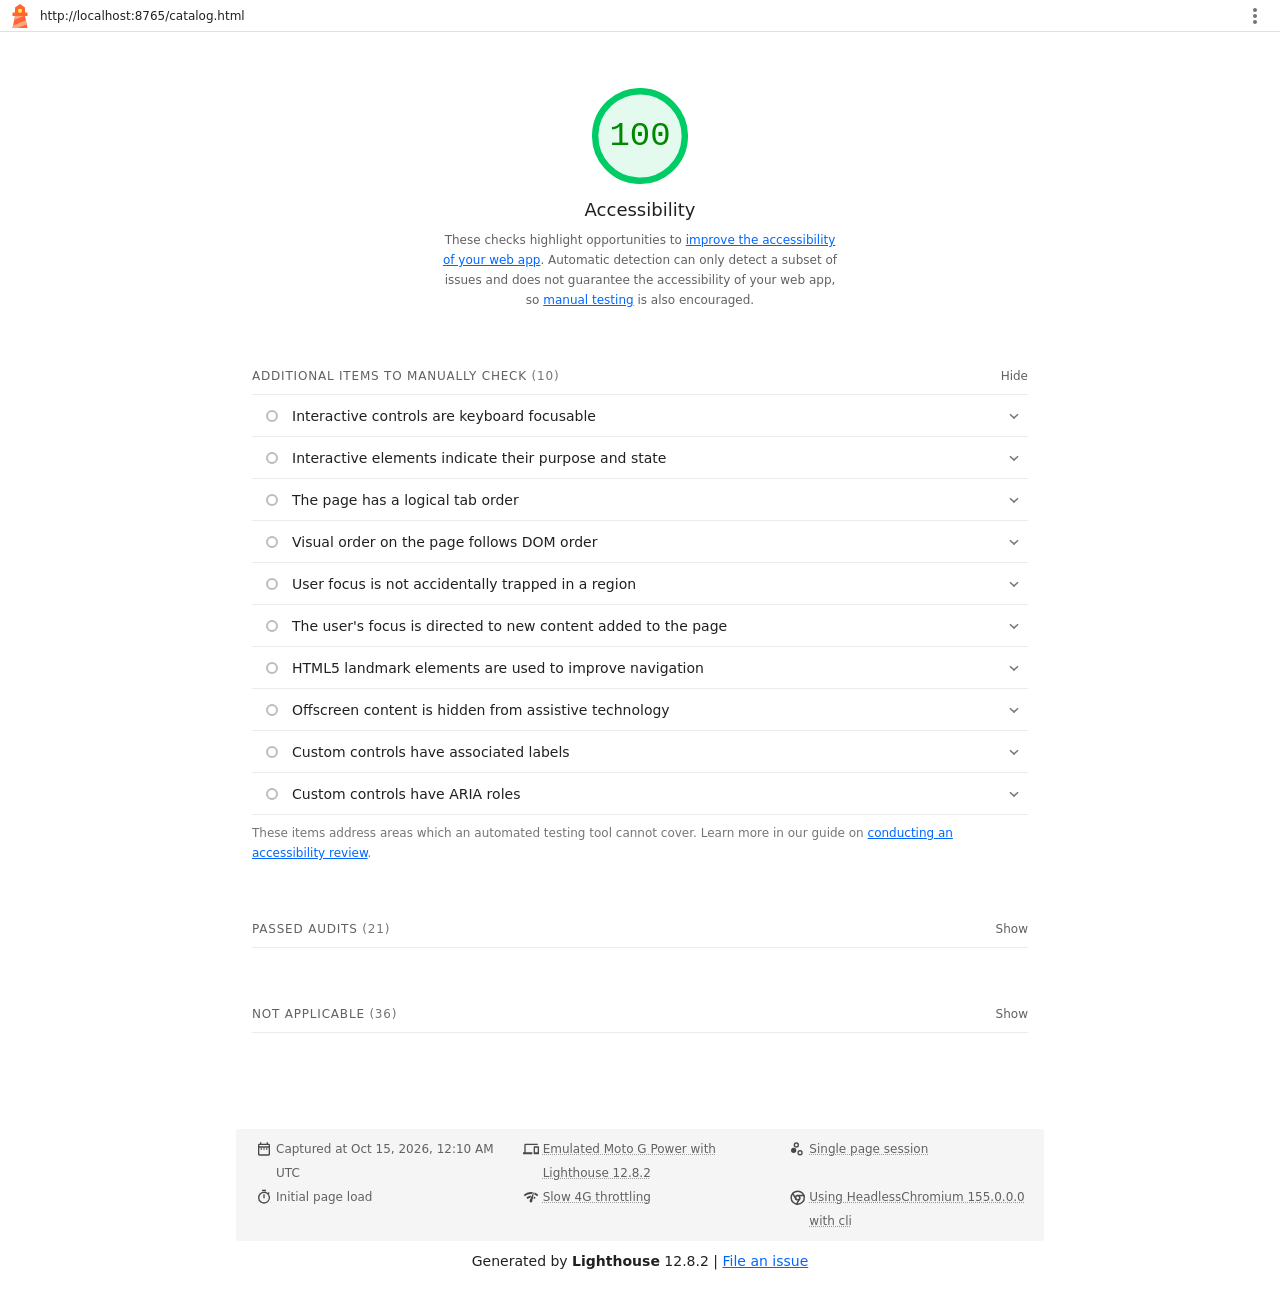
<file: lighthouse/accessibility-report-catalog.html>
<!--
@license
Copyright 2018 Google LLC
SPDX-License-Identifier: Apache-2.0
-->
<!doctype html>
<html lang="en">
<head>
  <meta charset="utf-8">
  <meta name="viewport" content="width=device-width, initial-scale=1, minimum-scale=1">
  <link rel="icon" href='data:image/svg+xml;utf8,<svg fill="none" xmlns="http://www.w3.org/2000/svg" viewBox="0 0 48 48"><path d="m14 7 10-7 10 7v10h5v7h-5l5 24H9l5-24H9v-7h5V7Z" fill="%23F63"/><path d="M31.561 24H14l-1.689 8.105L31.561 24ZM18.983 48H9l1.022-4.907L35.723 32.27l1.663 7.98L18.983 48Z" fill="%23FFA385"/><path fill="%23FF3" d="M20.5 10h7v7h-7z"/></svg>'>
  <title>Lighthouse Report</title>
  <style>body {margin: 0}</style>
</head>
<body>
  <noscript>Lighthouse report requires JavaScript. Please enable.</noscript>

  <div id="lh-log"></div>

  <script>window.__LIGHTHOUSE_JSON__ = {"lighthouseVersion":"12.8.2","requestedUrl":"http://localhost:8765/catalog.html","mainDocumentUrl":"http://localhost:8765/catalog.html","finalDisplayedUrl":"http://localhost:8765/catalog.html","finalUrl":"http://localhost:8765/catalog.html","fetchTime":"2026-10-15T00:10:19.888Z","gatherMode":"navigation","runWarnings":[],"userAgent":"Mozilla/5.0 (Macintosh; Intel Mac OS X 10_15_7) AppleWebKit/537.36 (KHTML, like Gecko) HeadlessChrome/155.0.0.0 Safari/537.36","environment":{"networkUserAgent":"Mozilla/5.0 (Linux; Android 11; moto g power (2022)) AppleWebKit/537.36 (KHTML, like Gecko) Chrome/136.0.0.0 Mobile Safari/537.36","hostUserAgent":"Mozilla/5.0 (Macintosh; Intel Mac OS X 10_15_7) AppleWebKit/537.36 (KHTML, like Gecko) HeadlessChrome/155.0.0.0 Safari/537.36","benchmarkIndex":4118,"credits":{"axe-core":"4.14.0"}},"audits":{"accesskeys":{"id":"accesskeys","title":"`[accesskey]` values are unique","description":"Access keys let users quickly focus a part of the page. For proper navigation, each access key must be unique. [Learn more about access keys](https://dequeuniversity.com/rules/axe/4.10/accesskeys).","score":null,"scoreDisplayMode":"notApplicable"},"aria-allowed-attr":{"id":"aria-allowed-attr","title":"`[aria-*]` attributes match their roles","description":"Each ARIA `role` supports a specific subset of `aria-*` attributes. Mismatching these invalidates the `aria-*` attributes. [Learn how to match ARIA attributes to their roles](https://dequeuniversity.com/rules/axe/4.10/aria-allowed-attr).","score":1,"scoreDisplayMode":"binary","details":{"type":"table","headings":[{"key":"node","valueType":"node","subItemsHeading":{"key":"relatedNode","valueType":"node"},"label":"Failing Elements"}],"items":[]}},"aria-allowed-role":{"id":"aria-allowed-role","title":"Uses ARIA roles only on compatible elements","description":"Many HTML elements can only be assigned certain ARIA roles. Using ARIA roles where they are not allowed can interfere with the accessibility of the web page. [Learn more about ARIA roles](https://dequeuniversity.com/rules/axe/4.10/aria-allowed-role).","score":1,"scoreDisplayMode":"binary","details":{"type":"table","headings":[{"key":"node","valueType":"node","subItemsHeading":{"key":"relatedNode","valueType":"node"},"label":"Failing Elements"}],"items":[]}},"aria-command-name":{"id":"aria-command-name","title":"`button`, `link`, and `menuitem` elements have accessible names","description":"When an element doesn't have an accessible name, screen readers announce it with a generic name, making it unusable for users who rely on screen readers. [Learn how to make command elements more accessible](https://dequeuniversity.com/rules/axe/4.10/aria-command-name).","score":null,"scoreDisplayMode":"notApplicable"},"aria-conditional-attr":{"id":"aria-conditional-attr","title":"ARIA attributes are used as specified for the element's role","description":"Some ARIA attributes are only allowed on an element under certain conditions. [Learn more about conditional ARIA attributes](https://dequeuniversity.com/rules/axe/4.10/aria-conditional-attr).","score":1,"scoreDisplayMode":"binary","details":{"type":"table","headings":[{"key":"node","valueType":"node","subItemsHeading":{"key":"relatedNode","valueType":"node"},"label":"Failing Elements"}],"items":[]}},"aria-deprecated-role":{"id":"aria-deprecated-role","title":"Deprecated ARIA roles were not used","description":"Deprecated ARIA roles may not be processed correctly by assistive technology. [Learn more about deprecated ARIA roles](https://dequeuniversity.com/rules/axe/4.10/aria-deprecated-role).","score":null,"scoreDisplayMode":"notApplicable"},"aria-dialog-name":{"id":"aria-dialog-name","title":"Elements with `role=\"dialog\"` or `role=\"alertdialog\"` have accessible names.","description":"ARIA dialog elements without accessible names may prevent screen readers users from discerning the purpose of these elements. [Learn how to make ARIA dialog elements more accessible](https://dequeuniversity.com/rules/axe/4.10/aria-dialog-name).","score":null,"scoreDisplayMode":"notApplicable"},"aria-hidden-body":{"id":"aria-hidden-body","title":"`[aria-hidden=\"true\"]` is not present on the document `\u003cbody>`","description":"Assistive technologies, like screen readers, work inconsistently when `aria-hidden=\"true\"` is set on the document `\u003cbody>`. [Learn how `aria-hidden` affects the document body](https://dequeuniversity.com/rules/axe/4.10/aria-hidden-body).","score":1,"scoreDisplayMode":"binary","details":{"type":"table","headings":[{"key":"node","valueType":"node","subItemsHeading":{"key":"relatedNode","valueType":"node"},"label":"Failing Elements"}],"items":[]}},"aria-hidden-focus":{"id":"aria-hidden-focus","title":"`[aria-hidden=\"true\"]` elements do not contain focusable descendents","description":"Focusable descendents within an `[aria-hidden=\"true\"]` element prevent those interactive elements from being available to users of assistive technologies like screen readers. [Learn how `aria-hidden` affects focusable elements](https://dequeuniversity.com/rules/axe/4.10/aria-hidden-focus).","score":null,"scoreDisplayMode":"notApplicable"},"aria-input-field-name":{"id":"aria-input-field-name","title":"ARIA input fields have accessible names","description":"When an input field doesn't have an accessible name, screen readers announce it with a generic name, making it unusable for users who rely on screen readers. [Learn more about input field labels](https://dequeuniversity.com/rules/axe/4.10/aria-input-field-name).","score":null,"scoreDisplayMode":"notApplicable"},"aria-meter-name":{"id":"aria-meter-name","title":"ARIA `meter` elements have accessible names","description":"When a meter element doesn't have an accessible name, screen readers announce it with a generic name, making it unusable for users who rely on screen readers. [Learn how to name `meter` elements](https://dequeuniversity.com/rules/axe/4.10/aria-meter-name).","score":null,"scoreDisplayMode":"notApplicable"},"aria-progressbar-name":{"id":"aria-progressbar-name","title":"ARIA `progressbar` elements have accessible names","description":"When a `progressbar` element doesn't have an accessible name, screen readers announce it with a generic name, making it unusable for users who rely on screen readers. [Learn how to label `progressbar` elements](https://dequeuniversity.com/rules/axe/4.10/aria-progressbar-name).","score":null,"scoreDisplayMode":"notApplicable"},"aria-prohibited-attr":{"id":"aria-prohibited-attr","title":"Elements use only permitted ARIA attributes","description":"Using ARIA attributes in roles where they are prohibited can mean that important information is not communicated to users of assistive technologies. [Learn more about prohibited ARIA roles](https://dequeuniversity.com/rules/axe/4.10/aria-prohibited-attr).","score":1,"scoreDisplayMode":"binary","details":{"type":"table","headings":[{"key":"node","valueType":"node","subItemsHeading":{"key":"relatedNode","valueType":"node"},"label":"Failing Elements"}],"items":[]}},"aria-required-attr":{"id":"aria-required-attr","title":"`[role]`s have all required `[aria-*]` attributes","description":"Some ARIA roles have required attributes that describe the state of the element to screen readers. [Learn more about roles and required attributes](https://dequeuniversity.com/rules/axe/4.10/aria-required-attr).","score":null,"scoreDisplayMode":"notApplicable"},"aria-required-children":{"id":"aria-required-children","title":"Elements with an ARIA `[role]` that require children to contain a specific `[role]` have all required children.","description":"Some ARIA parent roles must contain specific child roles to perform their intended accessibility functions. [Learn more about roles and required children elements](https://dequeuniversity.com/rules/axe/4.10/aria-required-children).","score":null,"scoreDisplayMode":"notApplicable"},"aria-required-parent":{"id":"aria-required-parent","title":"`[role]`s are contained by their required parent element","description":"Some ARIA child roles must be contained by specific parent roles to properly perform their intended accessibility functions. [Learn more about ARIA roles and required parent element](https://dequeuniversity.com/rules/axe/4.10/aria-required-parent).","score":null,"scoreDisplayMode":"notApplicable"},"aria-roles":{"id":"aria-roles","title":"`[role]` values are valid","description":"ARIA roles must have valid values in order to perform their intended accessibility functions. [Learn more about valid ARIA roles](https://dequeuniversity.com/rules/axe/4.10/aria-roles).","score":null,"scoreDisplayMode":"notApplicable"},"aria-text":{"id":"aria-text","title":"Elements with the `role=text` attribute do not have focusable descendents.","description":"Adding `role=text` around a text node split by markup enables VoiceOver to treat it as one phrase, but the element's focusable descendents will not be announced. [Learn more about the `role=text` attribute](https://dequeuniversity.com/rules/axe/4.10/aria-text).","score":null,"scoreDisplayMode":"notApplicable"},"aria-toggle-field-name":{"id":"aria-toggle-field-name","title":"ARIA toggle fields have accessible names","description":"When a toggle field doesn't have an accessible name, screen readers announce it with a generic name, making it unusable for users who rely on screen readers. [Learn more about toggle fields](https://dequeuniversity.com/rules/axe/4.10/aria-toggle-field-name).","score":null,"scoreDisplayMode":"notApplicable"},"aria-tooltip-name":{"id":"aria-tooltip-name","title":"ARIA `tooltip` elements have accessible names","description":"When a tooltip element doesn't have an accessible name, screen readers announce it with a generic name, making it unusable for users who rely on screen readers. [Learn how to name `tooltip` elements](https://dequeuniversity.com/rules/axe/4.10/aria-tooltip-name).","score":null,"scoreDisplayMode":"notApplicable"},"aria-treeitem-name":{"id":"aria-treeitem-name","title":"ARIA `treeitem` elements have accessible names","description":"When a `treeitem` element doesn't have an accessible name, screen readers announce it with a generic name, making it unusable for users who rely on screen readers. [Learn more about labeling `treeitem` elements](https://dequeuniversity.com/rules/axe/4.10/aria-treeitem-name).","score":null,"scoreDisplayMode":"notApplicable"},"aria-valid-attr-value":{"id":"aria-valid-attr-value","title":"`[aria-*]` attributes have valid values","description":"Assistive technologies, like screen readers, can't interpret ARIA attributes with invalid values. [Learn more about valid values for ARIA attributes](https://dequeuniversity.com/rules/axe/4.10/aria-valid-attr-value).","score":1,"scoreDisplayMode":"binary","details":{"type":"table","headings":[{"key":"node","valueType":"node","subItemsHeading":{"key":"relatedNode","valueType":"node"},"label":"Failing Elements"}],"items":[]}},"aria-valid-attr":{"id":"aria-valid-attr","title":"`[aria-*]` attributes are valid and not misspelled","description":"Assistive technologies, like screen readers, can't interpret ARIA attributes with invalid names. [Learn more about valid ARIA attributes](https://dequeuniversity.com/rules/axe/4.10/aria-valid-attr).","score":1,"scoreDisplayMode":"binary","details":{"type":"table","headings":[{"key":"node","valueType":"node","subItemsHeading":{"key":"relatedNode","valueType":"node"},"label":"Failing Elements"}],"items":[]}},"button-name":{"id":"button-name","title":"Buttons have an accessible name","description":"When a button doesn't have an accessible name, screen readers announce it as \"button\", making it unusable for users who rely on screen readers. [Learn how to make buttons more accessible](https://dequeuniversity.com/rules/axe/4.10/button-name).","score":1,"scoreDisplayMode":"binary","details":{"type":"table","headings":[{"key":"node","valueType":"node","subItemsHeading":{"key":"relatedNode","valueType":"node"},"label":"Failing Elements"}],"items":[]}},"bypass":{"id":"bypass","title":"The page contains a heading, skip link, or landmark region","description":"Adding ways to bypass repetitive content lets keyboard users navigate the page more efficiently. [Learn more about bypass blocks](https://dequeuniversity.com/rules/axe/4.10/bypass).","score":null,"scoreDisplayMode":"notApplicable"},"color-contrast":{"id":"color-contrast","title":"Background and foreground colors have a sufficient contrast ratio","description":"Low-contrast text is difficult or impossible for many users to read. [Learn how to provide sufficient color contrast](https://dequeuniversity.com/rules/axe/4.10/color-contrast).","score":1,"scoreDisplayMode":"binary","details":{"type":"table","headings":[{"key":"node","valueType":"node","subItemsHeading":{"key":"relatedNode","valueType":"node"},"label":"Failing Elements"}],"items":[]}},"definition-list":{"id":"definition-list","title":"`\u003cdl>`'s contain only properly-ordered `\u003cdt>` and `\u003cdd>` groups, `\u003cscript>`, `\u003ctemplate>` or `\u003cdiv>` elements.","description":"When definition lists are not properly marked up, screen readers may produce confusing or inaccurate output. [Learn how to structure definition lists correctly](https://dequeuniversity.com/rules/axe/4.10/definition-list).","score":null,"scoreDisplayMode":"notApplicable"},"dlitem":{"id":"dlitem","title":"Definition list items are wrapped in `\u003cdl>` elements","description":"Definition list items (`\u003cdt>` and `\u003cdd>`) must be wrapped in a parent `\u003cdl>` element to ensure that screen readers can properly announce them. [Learn how to structure definition lists correctly](https://dequeuniversity.com/rules/axe/4.10/dlitem).","score":null,"scoreDisplayMode":"notApplicable"},"document-title":{"id":"document-title","title":"Document has a `\u003ctitle>` element","description":"The title gives screen reader users an overview of the page, and search engine users rely on it heavily to determine if a page is relevant to their search. [Learn more about document titles](https://dequeuniversity.com/rules/axe/4.10/document-title).","score":1,"scoreDisplayMode":"binary","details":{"type":"table","headings":[{"key":"node","valueType":"node","subItemsHeading":{"key":"relatedNode","valueType":"node"},"label":"Failing Elements"}],"items":[]}},"duplicate-id-aria":{"id":"duplicate-id-aria","title":"ARIA IDs are unique","description":"The value of an ARIA ID must be unique to prevent other instances from being overlooked by assistive technologies. [Learn how to fix duplicate ARIA IDs](https://dequeuniversity.com/rules/axe/4.10/duplicate-id-aria).","score":null,"scoreDisplayMode":"notApplicable"},"empty-heading":{"id":"empty-heading","title":"All heading elements contain content.","description":"A heading with no content or inaccessible text prevent screen reader users from accessing information on the page's structure. [Learn more about headings](https://dequeuniversity.com/rules/axe/4.10/empty-heading).","score":null,"scoreDisplayMode":"notApplicable"},"form-field-multiple-labels":{"id":"form-field-multiple-labels","title":"No form fields have multiple labels","description":"Form fields with multiple labels can be confusingly announced by assistive technologies like screen readers which use either the first, the last, or all of the labels. [Learn how to use form labels](https://dequeuniversity.com/rules/axe/4.10/form-field-multiple-labels).","score":null,"scoreDisplayMode":"notApplicable"},"frame-title":{"id":"frame-title","title":"`\u003cframe>` or `\u003ciframe>` elements have a title","description":"Screen reader users rely on frame titles to describe the contents of frames. [Learn more about frame titles](https://dequeuniversity.com/rules/axe/4.10/frame-title).","score":null,"scoreDisplayMode":"notApplicable"},"heading-order":{"id":"heading-order","title":"Heading elements appear in a sequentially-descending order","description":"Properly ordered headings that do not skip levels convey the semantic structure of the page, making it easier to navigate and understand when using assistive technologies. [Learn more about heading order](https://dequeuniversity.com/rules/axe/4.10/heading-order).","score":1,"scoreDisplayMode":"binary","details":{"type":"table","headings":[{"key":"node","valueType":"node","subItemsHeading":{"key":"relatedNode","valueType":"node"},"label":"Failing Elements"}],"items":[]}},"html-has-lang":{"id":"html-has-lang","title":"`\u003chtml>` element has a `[lang]` attribute","description":"If a page doesn't specify a `lang` attribute, a screen reader assumes that the page is in the default language that the user chose when setting up the screen reader. If the page isn't actually in the default language, then the screen reader might not announce the page's text correctly. [Learn more about the `lang` attribute](https://dequeuniversity.com/rules/axe/4.10/html-has-lang).","score":1,"scoreDisplayMode":"binary","details":{"type":"table","headings":[{"key":"node","valueType":"node","subItemsHeading":{"key":"relatedNode","valueType":"node"},"label":"Failing Elements"}],"items":[]}},"html-lang-valid":{"id":"html-lang-valid","title":"`\u003chtml>` element has a valid value for its `[lang]` attribute","description":"Specifying a valid [BCP 47 language](https://www.w3.org/International/questions/qa-choosing-language-tags#question) helps screen readers announce text properly. [Learn how to use the `lang` attribute](https://dequeuniversity.com/rules/axe/4.10/html-lang-valid).","score":1,"scoreDisplayMode":"binary","details":{"type":"table","headings":[{"key":"node","valueType":"node","subItemsHeading":{"key":"relatedNode","valueType":"node"},"label":"Failing Elements"}],"items":[]}},"html-xml-lang-mismatch":{"id":"html-xml-lang-mismatch","title":"`\u003chtml>` element has an `[xml:lang]` attribute with the same base language as the `[lang]` attribute.","description":"If the webpage does not specify a consistent language, then the screen reader might not announce the page's text correctly. [Learn more about the `lang` attribute](https://dequeuniversity.com/rules/axe/4.10/html-xml-lang-mismatch).","score":null,"scoreDisplayMode":"notApplicable"},"identical-links-same-purpose":{"id":"identical-links-same-purpose","title":"Identical links have the same purpose.","description":"Links with the same destination should have the same description, to help users understand the link's purpose and decide whether to follow it. [Learn more about identical links](https://dequeuniversity.com/rules/axe/4.10/identical-links-same-purpose).","score":null,"scoreDisplayMode":"notApplicable"},"image-alt":{"id":"image-alt","title":"Image elements have `[alt]` attributes","description":"Informative elements should aim for short, descriptive alternate text. Decorative elements can be ignored with an empty alt attribute. [Learn more about the `alt` attribute](https://dequeuniversity.com/rules/axe/4.10/image-alt).","score":1,"scoreDisplayMode":"binary","details":{"type":"table","headings":[{"key":"node","valueType":"node","subItemsHeading":{"key":"relatedNode","valueType":"node"},"label":"Failing Elements"}],"items":[]}},"image-redundant-alt":{"id":"image-redundant-alt","title":"Image elements do not have `[alt]` attributes that are redundant text.","description":"Informative elements should aim for short, descriptive alternative text. Alternative text that is exactly the same as the text adjacent to the link or image is potentially confusing for screen reader users, because the text will be read twice. [Learn more about the `alt` attribute](https://dequeuniversity.com/rules/axe/4.10/image-redundant-alt).","score":1,"scoreDisplayMode":"binary","details":{"type":"table","headings":[{"key":"node","valueType":"node","subItemsHeading":{"key":"relatedNode","valueType":"node"},"label":"Failing Elements"}],"items":[]}},"input-button-name":{"id":"input-button-name","title":"Input buttons have discernible text.","description":"Adding discernable and accessible text to input buttons may help screen reader users understand the purpose of the input button. [Learn more about input buttons](https://dequeuniversity.com/rules/axe/4.10/input-button-name).","score":null,"scoreDisplayMode":"notApplicable"},"input-image-alt":{"id":"input-image-alt","title":"`\u003cinput type=\"image\">` elements have `[alt]` text","description":"When an image is being used as an `\u003cinput>` button, providing alternative text can help screen reader users understand the purpose of the button. [Learn about input image alt text](https://dequeuniversity.com/rules/axe/4.10/input-image-alt).","score":null,"scoreDisplayMode":"notApplicable"},"label-content-name-mismatch":{"id":"label-content-name-mismatch","title":"Elements with visible text labels have matching accessible names.","description":"Visible text labels that do not match the accessible name can result in a confusing experience for screen reader users. [Learn more about accessible names](https://dequeuniversity.com/rules/axe/4.10/label-content-name-mismatch).","score":1,"scoreDisplayMode":"binary","details":{"type":"table","headings":[{"key":"node","valueType":"node","subItemsHeading":{"key":"relatedNode","valueType":"node"},"label":"Failing Elements"}],"items":[]}},"label":{"id":"label","title":"Form elements have associated labels","description":"Labels ensure that form controls are announced properly by assistive technologies, like screen readers. [Learn more about form element labels](https://dequeuniversity.com/rules/axe/4.10/label).","score":1,"scoreDisplayMode":"binary","details":{"type":"table","headings":[{"key":"node","valueType":"node","subItemsHeading":{"key":"relatedNode","valueType":"node"},"label":"Failing Elements"}],"items":[]}},"landmark-one-main":{"id":"landmark-one-main","title":"Document has a main landmark.","description":"One main landmark helps screen reader users navigate a web page. [Learn more about landmarks](https://dequeuniversity.com/rules/axe/4.10/landmark-one-main).","score":null,"scoreDisplayMode":"notApplicable"},"link-name":{"id":"link-name","title":"Links have a discernible name","description":"Link text (and alternate text for images, when used as links) that is discernible, unique, and focusable improves the navigation experience for screen reader users. [Learn how to make links accessible](https://dequeuniversity.com/rules/axe/4.10/link-name).","score":1,"scoreDisplayMode":"binary","details":{"type":"table","headings":[{"key":"node","valueType":"node","subItemsHeading":{"key":"relatedNode","valueType":"node"},"label":"Failing Elements"}],"items":[]}},"link-in-text-block":{"id":"link-in-text-block","title":"Links are distinguishable without relying on color.","description":"Low-contrast text is difficult or impossible for many users to read. Link text that is discernible improves the experience for users with low vision. [Learn how to make links distinguishable](https://dequeuniversity.com/rules/axe/4.10/link-in-text-block).","score":null,"scoreDisplayMode":"notApplicable"},"list":{"id":"list","title":"Lists contain only `\u003cli>` elements and script supporting elements (`\u003cscript>` and `\u003ctemplate>`).","description":"Screen readers have a specific way of announcing lists. Ensuring proper list structure aids screen reader output. [Learn more about proper list structure](https://dequeuniversity.com/rules/axe/4.10/list).","score":null,"scoreDisplayMode":"notApplicable"},"listitem":{"id":"listitem","title":"List items (`\u003cli>`) are contained within `\u003cul>`, `\u003col>` or `\u003cmenu>` parent elements","description":"Screen readers require list items (`\u003cli>`) to be contained within a parent `\u003cul>`, `\u003col>` or `\u003cmenu>` to be announced properly. [Learn more about proper list structure](https://dequeuniversity.com/rules/axe/4.10/listitem).","score":null,"scoreDisplayMode":"notApplicable"},"meta-refresh":{"id":"meta-refresh","title":"The document does not use `\u003cmeta http-equiv=\"refresh\">`","description":"Users do not expect a page to refresh automatically, and doing so will move focus back to the top of the page. This may create a frustrating or confusing experience. [Learn more about the refresh meta tag](https://dequeuniversity.com/rules/axe/4.10/meta-refresh).","score":null,"scoreDisplayMode":"notApplicable"},"meta-viewport":{"id":"meta-viewport","title":"`[user-scalable=\"no\"]` is not used in the `\u003cmeta name=\"viewport\">` element and the `[maximum-scale]` attribute is not less than 5.","description":"Disabling zooming is problematic for users with low vision who rely on screen magnification to properly see the contents of a web page. [Learn more about the viewport meta tag](https://dequeuniversity.com/rules/axe/4.10/meta-viewport).","score":1,"scoreDisplayMode":"binary","details":{"type":"table","headings":[{"key":"node","valueType":"node","subItemsHeading":{"key":"relatedNode","valueType":"node"},"label":"Failing Elements"}],"items":[]}},"object-alt":{"id":"object-alt","title":"`\u003cobject>` elements have alternate text","description":"Screen readers cannot translate non-text content. Adding alternate text to `\u003cobject>` elements helps screen readers convey meaning to users. [Learn more about alt text for `object` elements](https://dequeuniversity.com/rules/axe/4.10/object-alt).","score":null,"scoreDisplayMode":"notApplicable"},"select-name":{"id":"select-name","title":"Select elements have associated label elements.","description":"Form elements without effective labels can create frustrating experiences for screen reader users. [Learn more about the `select` element](https://dequeuniversity.com/rules/axe/4.10/select-name).","score":null,"scoreDisplayMode":"notApplicable"},"skip-link":{"id":"skip-link","title":"Skip links are focusable.","description":"Including a skip link can help users skip to the main content to save time. [Learn more about skip links](https://dequeuniversity.com/rules/axe/4.10/skip-link).","score":1,"scoreDisplayMode":"binary","details":{"type":"table","headings":[{"key":"node","valueType":"node","subItemsHeading":{"key":"relatedNode","valueType":"node"},"label":"Failing Elements"}],"items":[]}},"tabindex":{"id":"tabindex","title":"No element has a `[tabindex]` value greater than 0","description":"A value greater than 0 implies an explicit navigation ordering. Although technically valid, this often creates frustrating experiences for users who rely on assistive technologies. [Learn more about the `tabindex` attribute](https://dequeuniversity.com/rules/axe/4.10/tabindex).","score":1,"scoreDisplayMode":"binary","details":{"type":"table","headings":[{"key":"node","valueType":"node","subItemsHeading":{"key":"relatedNode","valueType":"node"},"label":"Failing Elements"}],"items":[]}},"table-duplicate-name":{"id":"table-duplicate-name","title":"Tables have different content in the summary attribute and `\u003ccaption>`.","description":"The summary attribute should describe the table structure, while `\u003ccaption>` should have the onscreen title. Accurate table mark-up helps users of screen readers. [Learn more about summary and caption](https://dequeuniversity.com/rules/axe/4.10/table-duplicate-name).","score":null,"scoreDisplayMode":"notApplicable"},"table-fake-caption":{"id":"table-fake-caption","title":"Tables use `\u003ccaption>` instead of cells with the `[colspan]` attribute to indicate a caption.","description":"Screen readers have features to make navigating tables easier. Ensuring that tables use the actual caption element instead of cells with the `[colspan]` attribute may improve the experience for screen reader users. [Learn more about captions](https://dequeuniversity.com/rules/axe/4.10/table-fake-caption).","score":null,"scoreDisplayMode":"notApplicable"},"target-size":{"id":"target-size","title":"Touch targets have sufficient size and spacing.","description":"Touch targets with sufficient size and spacing help users who may have difficulty targeting small controls to activate the targets. [Learn more about touch targets](https://dequeuniversity.com/rules/axe/4.10/target-size).","score":1,"scoreDisplayMode":"binary","details":{"type":"table","headings":[{"key":"node","valueType":"node","subItemsHeading":{"key":"relatedNode","valueType":"node"},"label":"Failing Elements"}],"items":[]}},"td-has-header":{"id":"td-has-header","title":"`\u003ctd>` elements in a large `\u003ctable>` have one or more table headers.","description":"Screen readers have features to make navigating tables easier. Ensuring that `\u003ctd>` elements in a large table (3 or more cells in width and height) have an associated table header may improve the experience for screen reader users. [Learn more about table headers](https://dequeuniversity.com/rules/axe/4.10/td-has-header).","score":null,"scoreDisplayMode":"notApplicable"},"td-headers-attr":{"id":"td-headers-attr","title":"Cells in a `\u003ctable>` element that use the `[headers]` attribute refer to table cells within the same table.","description":"Screen readers have features to make navigating tables easier. Ensuring `\u003ctd>` cells using the `[headers]` attribute only refer to other cells in the same table may improve the experience for screen reader users. [Learn more about the `headers` attribute](https://dequeuniversity.com/rules/axe/4.10/td-headers-attr).","score":null,"scoreDisplayMode":"notApplicable"},"th-has-data-cells":{"id":"th-has-data-cells","title":"`\u003cth>` elements and elements with `[role=\"columnheader\"/\"rowheader\"]` have data cells they describe.","description":"Screen readers have features to make navigating tables easier. Ensuring table headers always refer to some set of cells may improve the experience for screen reader users. [Learn more about table headers](https://dequeuniversity.com/rules/axe/4.10/th-has-data-cells).","score":null,"scoreDisplayMode":"notApplicable"},"valid-lang":{"id":"valid-lang","title":"`[lang]` attributes have a valid value","description":"Specifying a valid [BCP 47 language](https://www.w3.org/International/questions/qa-choosing-language-tags#question) on elements helps ensure that text is pronounced correctly by a screen reader. [Learn how to use the `lang` attribute](https://dequeuniversity.com/rules/axe/4.10/valid-lang).","score":null,"scoreDisplayMode":"notApplicable"},"video-caption":{"id":"video-caption","title":"`\u003cvideo>` elements contain a `\u003ctrack>` element with `[kind=\"captions\"]`","description":"When a video provides a caption it is easier for deaf and hearing impaired users to access its information. [Learn more about video captions](https://dequeuniversity.com/rules/axe/4.10/video-caption).","score":null,"scoreDisplayMode":"notApplicable"},"custom-controls-labels":{"id":"custom-controls-labels","title":"Custom controls have associated labels","description":"Custom interactive controls have associated labels, provided by aria-label or aria-labelledby. [Learn more about custom controls and labels](https://developer.chrome.com/docs/lighthouse/accessibility/custom-controls-labels/).","score":null,"scoreDisplayMode":"manual"},"custom-controls-roles":{"id":"custom-controls-roles","title":"Custom controls have ARIA roles","description":"Custom interactive controls have appropriate ARIA roles. [Learn how to add roles to custom controls](https://developer.chrome.com/docs/lighthouse/accessibility/custom-control-roles/).","score":null,"scoreDisplayMode":"manual"},"focus-traps":{"id":"focus-traps","title":"User focus is not accidentally trapped in a region","description":"A user can tab into and out of any control or region without accidentally trapping their focus. [Learn how to avoid focus traps](https://developer.chrome.com/docs/lighthouse/accessibility/focus-traps/).","score":null,"scoreDisplayMode":"manual"},"focusable-controls":{"id":"focusable-controls","title":"Interactive controls are keyboard focusable","description":"Custom interactive controls are keyboard focusable and display a focus indicator. [Learn how to make custom controls focusable](https://developer.chrome.com/docs/lighthouse/accessibility/focusable-controls/).","score":null,"scoreDisplayMode":"manual"},"interactive-element-affordance":{"id":"interactive-element-affordance","title":"Interactive elements indicate their purpose and state","description":"Interactive elements, such as links and buttons, should indicate their state and be distinguishable from non-interactive elements. [Learn how to decorate interactive elements with affordance hints](https://developer.chrome.com/docs/lighthouse/accessibility/interactive-element-affordance/).","score":null,"scoreDisplayMode":"manual"},"logical-tab-order":{"id":"logical-tab-order","title":"The page has a logical tab order","description":"Tabbing through the page follows the visual layout. Users cannot focus elements that are offscreen. [Learn more about logical tab ordering](https://developer.chrome.com/docs/lighthouse/accessibility/logical-tab-order/).","score":null,"scoreDisplayMode":"manual"},"managed-focus":{"id":"managed-focus","title":"The user's focus is directed to new content added to the page","description":"If new content, such as a dialog, is added to the page, the user's focus is directed to it. [Learn how to direct focus to new content](https://developer.chrome.com/docs/lighthouse/accessibility/managed-focus/).","score":null,"scoreDisplayMode":"manual"},"offscreen-content-hidden":{"id":"offscreen-content-hidden","title":"Offscreen content is hidden from assistive technology","description":"Offscreen content is hidden with display: none or aria-hidden=true. [Learn how to properly hide offscreen content](https://developer.chrome.com/docs/lighthouse/accessibility/offscreen-content-hidden/).","score":null,"scoreDisplayMode":"manual"},"use-landmarks":{"id":"use-landmarks","title":"HTML5 landmark elements are used to improve navigation","description":"Landmark elements (`\u003cmain>`, `\u003cnav>`, etc.) are used to improve the keyboard navigation of the page for assistive technology. [Learn more about landmark elements](https://developer.chrome.com/docs/lighthouse/accessibility/use-landmarks/).","score":null,"scoreDisplayMode":"manual"},"visual-order-follows-dom":{"id":"visual-order-follows-dom","title":"Visual order on the page follows DOM order","description":"DOM order matches the visual order, improving navigation for assistive technology. [Learn more about DOM and visual ordering](https://developer.chrome.com/docs/lighthouse/accessibility/visual-order-follows-dom/).","score":null,"scoreDisplayMode":"manual"}},"configSettings":{"output":["json","html"],"maxWaitForFcp":30000,"maxWaitForLoad":45000,"pauseAfterFcpMs":1000,"pauseAfterLoadMs":1000,"networkQuietThresholdMs":1000,"cpuQuietThresholdMs":1000,"formFactor":"mobile","throttling":{"rttMs":150,"throughputKbps":1638.4,"requestLatencyMs":562.5,"downloadThroughputKbps":1474.5600000000002,"uploadThroughputKbps":675,"cpuSlowdownMultiplier":4},"throttlingMethod":"simulate","screenEmulation":{"mobile":true,"width":412,"height":823,"deviceScaleFactor":1.75,"disabled":false},"emulatedUserAgent":"Mozilla/5.0 (Linux; Android 11; moto g power (2022)) AppleWebKit/537.36 (KHTML, like Gecko) Chrome/136.0.0.0 Mobile Safari/537.36","auditMode":false,"gatherMode":false,"clearStorageTypes":["file_systems","shader_cache","service_workers","cache_storage"],"disableStorageReset":false,"debugNavigation":false,"channel":"cli","usePassiveGathering":false,"disableFullPageScreenshot":false,"skipAboutBlank":false,"blankPage":"about:blank","ignoreStatusCode":false,"locale":"en-US","blockedUrlPatterns":null,"additionalTraceCategories":null,"extraHeaders":null,"precomputedLanternData":null,"onlyAudits":null,"onlyCategories":["accessibility"],"skipAudits":null},"categories":{"accessibility":{"title":"Accessibility","description":"These checks highlight opportunities to [improve the accessibility of your web app](https://developer.chrome.com/docs/lighthouse/accessibility/). Automatic detection can only detect a subset of issues and does not guarantee the accessibility of your web app, so [manual testing](https://web.dev/articles/how-to-review) is also encouraged.","manualDescription":"These items address areas which an automated testing tool cannot cover. Learn more in our guide on [conducting an accessibility review](https://web.dev/articles/how-to-review).","supportedModes":["navigation","snapshot"],"auditRefs":[{"id":"accesskeys","weight":0,"group":"a11y-navigation"},{"id":"aria-allowed-attr","weight":10,"group":"a11y-aria"},{"id":"aria-allowed-role","weight":1,"group":"a11y-aria"},{"id":"aria-command-name","weight":0,"group":"a11y-aria"},{"id":"aria-conditional-attr","weight":7,"group":"a11y-aria"},{"id":"aria-deprecated-role","weight":0,"group":"a11y-aria"},{"id":"aria-dialog-name","weight":0,"group":"a11y-aria"},{"id":"aria-hidden-body","weight":10,"group":"a11y-aria"},{"id":"aria-hidden-focus","weight":0,"group":"a11y-aria"},{"id":"aria-input-field-name","weight":0,"group":"a11y-aria"},{"id":"aria-meter-name","weight":0,"group":"a11y-aria"},{"id":"aria-progressbar-name","weight":0,"group":"a11y-aria"},{"id":"aria-prohibited-attr","weight":7,"group":"a11y-aria"},{"id":"aria-required-attr","weight":0,"group":"a11y-aria"},{"id":"aria-required-children","weight":0,"group":"a11y-aria"},{"id":"aria-required-parent","weight":0,"group":"a11y-aria"},{"id":"aria-roles","weight":0,"group":"a11y-aria"},{"id":"aria-text","weight":0,"group":"a11y-aria"},{"id":"aria-toggle-field-name","weight":0,"group":"a11y-aria"},{"id":"aria-tooltip-name","weight":0,"group":"a11y-aria"},{"id":"aria-treeitem-name","weight":0,"group":"a11y-aria"},{"id":"aria-valid-attr-value","weight":10,"group":"a11y-aria"},{"id":"aria-valid-attr","weight":10,"group":"a11y-aria"},{"id":"button-name","weight":10,"group":"a11y-names-labels"},{"id":"bypass","weight":0,"group":"a11y-navigation"},{"id":"color-contrast","weight":7,"group":"a11y-color-contrast"},{"id":"definition-list","weight":0,"group":"a11y-tables-lists"},{"id":"dlitem","weight":0,"group":"a11y-tables-lists"},{"id":"document-title","weight":7,"group":"a11y-names-labels"},{"id":"duplicate-id-aria","weight":0,"group":"a11y-aria"},{"id":"form-field-multiple-labels","weight":0,"group":"a11y-names-labels"},{"id":"frame-title","weight":0,"group":"a11y-names-labels"},{"id":"heading-order","weight":3,"group":"a11y-navigation"},{"id":"html-has-lang","weight":7,"group":"a11y-language"},{"id":"html-lang-valid","weight":7,"group":"a11y-language"},{"id":"html-xml-lang-mismatch","weight":0,"group":"a11y-language"},{"id":"image-alt","weight":10,"group":"a11y-names-labels"},{"id":"image-redundant-alt","weight":1,"group":"a11y-names-labels"},{"id":"input-button-name","weight":0,"group":"a11y-names-labels"},{"id":"input-image-alt","weight":0,"group":"a11y-names-labels"},{"id":"label","weight":7,"group":"a11y-names-labels"},{"id":"link-in-text-block","weight":0,"group":"a11y-color-contrast"},{"id":"link-name","weight":7,"group":"a11y-names-labels"},{"id":"list","weight":0,"group":"a11y-tables-lists"},{"id":"listitem","weight":0,"group":"a11y-tables-lists"},{"id":"meta-refresh","weight":0,"group":"a11y-best-practices"},{"id":"meta-viewport","weight":10,"group":"a11y-best-practices"},{"id":"object-alt","weight":0,"group":"a11y-names-labels"},{"id":"select-name","weight":0,"group":"a11y-names-labels"},{"id":"skip-link","weight":3,"group":"a11y-names-labels"},{"id":"tabindex","weight":7,"group":"a11y-navigation"},{"id":"table-duplicate-name","weight":0,"group":"a11y-tables-lists"},{"id":"target-size","weight":7,"group":"a11y-best-practices"},{"id":"td-headers-attr","weight":0,"group":"a11y-tables-lists"},{"id":"th-has-data-cells","weight":0,"group":"a11y-tables-lists"},{"id":"valid-lang","weight":0,"group":"a11y-language"},{"id":"video-caption","weight":0,"group":"a11y-audio-video"},{"id":"focusable-controls","weight":0},{"id":"interactive-element-affordance","weight":0},{"id":"logical-tab-order","weight":0},{"id":"visual-order-follows-dom","weight":0},{"id":"focus-traps","weight":0},{"id":"managed-focus","weight":0},{"id":"use-landmarks","weight":0},{"id":"offscreen-content-hidden","weight":0},{"id":"custom-controls-labels","weight":0},{"id":"custom-controls-roles","weight":0},{"id":"empty-heading","weight":0,"group":"hidden"},{"id":"identical-links-same-purpose","weight":0,"group":"hidden"},{"id":"landmark-one-main","weight":0,"group":"hidden"},{"id":"label-content-name-mismatch","weight":0,"group":"hidden"},{"id":"table-fake-caption","weight":0,"group":"hidden"},{"id":"td-has-header","weight":0,"group":"hidden"}],"id":"accessibility","score":1}},"categoryGroups":{"metrics":{"title":"Metrics"},"insights":{"title":"Insights","description":"These insights are also available in the Chrome DevTools Performance Panel - [record a trace](https://developer.chrome.com/docs/devtools/performance/reference) to view more detailed information."},"diagnostics":{"title":"Diagnostics","description":"More information about the performance of your application. These numbers don't [directly affect](https://developer.chrome.com/docs/lighthouse/performance/performance-scoring/) the Performance score."},"a11y-best-practices":{"title":"Best practices","description":"These items highlight common accessibility best practices."},"a11y-color-contrast":{"title":"Contrast","description":"These are opportunities to improve the legibility of your content."},"a11y-names-labels":{"title":"Names and labels","description":"These are opportunities to improve the semantics of the controls in your application. This may enhance the experience for users of assistive technology, like a screen reader."},"a11y-navigation":{"title":"Navigation","description":"These are opportunities to improve keyboard navigation in your application."},"a11y-aria":{"title":"ARIA","description":"These are opportunities to improve the usage of ARIA in your application which may enhance the experience for users of assistive technology, like a screen reader."},"a11y-language":{"title":"Internationalization and localization","description":"These are opportunities to improve the interpretation of your content by users in different locales."},"a11y-audio-video":{"title":"Audio and video","description":"These are opportunities to provide alternative content for audio and video. This may improve the experience for users with hearing or vision impairments."},"a11y-tables-lists":{"title":"Tables and lists","description":"These are opportunities to improve the experience of reading tabular or list data using assistive technology, like a screen reader."},"seo-mobile":{"title":"Mobile Friendly","description":"Make sure your pages are mobile friendly so users don’t have to pinch or zoom in order to read the content pages. [Learn how to make pages mobile-friendly](https://developers.google.com/search/mobile-sites/)."},"seo-content":{"title":"Content Best Practices","description":"Format your HTML in a way that enables crawlers to better understand your app’s content."},"seo-crawl":{"title":"Crawling and Indexing","description":"To appear in search results, crawlers need access to your app."},"best-practices-trust-safety":{"title":"Trust and Safety"},"best-practices-ux":{"title":"User Experience"},"best-practices-browser-compat":{"title":"Browser Compatibility"},"best-practices-general":{"title":"General"},"hidden":{"title":""}},"stackPacks":[],"entities":[{"name":"localhost","origins":["http://localhost:8765"],"isFirstParty":true,"isUnrecognized":true}],"fullPageScreenshot":{"screenshot":{"data":"[data-uri]","width":412,"height":3898},"nodes":{"1-0-A":{"id":"","top":3838,"bottom":3882,"left":352,"right":396,"width":44,"height":44}}},"timing":{"entries":[{"startTime":902.81,"name":"lh:config","duration":254.51,"entryType":"measure"},{"startTime":904.13,"name":"lh:config:resolveArtifactsToDefns","duration":29.04,"entryType":"measure"},{"startTime":1157.41,"name":"lh:runner:gather","duration":4720.01,"entryType":"measure"},{"startTime":1192.28,"name":"lh:driver:connect","duration":6.07,"entryType":"measure"},{"startTime":1198.46,"name":"lh:driver:navigate","duration":3.39,"entryType":"measure"},{"startTime":1202,"name":"lh:gather:getBenchmarkIndex","duration":1001.71,"entryType":"measure"},{"startTime":2203.79,"name":"lh:gather:getVersion","duration":0.38,"entryType":"measure"},{"startTime":2204.21,"name":"lh:gather:getDevicePixelRatio","duration":0.45,"entryType":"measure"},{"startTime":2205.07,"name":"lh:prepare:navigationMode","duration":30.77,"entryType":"measure"},{"startTime":2212.13,"name":"lh:storage:clearDataForOrigin","duration":17.5,"entryType":"measure"},{"startTime":2229.69,"name":"lh:storage:clearBrowserCaches","duration":5.45,"entryType":"measure"},{"startTime":2235.47,"name":"lh:gather:prepareThrottlingAndNetwork","duration":0.37,"entryType":"measure"},{"startTime":2237.52,"name":"lh:driver:navigate","duration":2363.66,"entryType":"measure"},{"startTime":4605.58,"name":"lh:computed:NetworkRecords","duration":1.17,"entryType":"measure"},{"startTime":4607.41,"name":"lh:gather:getArtifact:DevtoolsLog","duration":0.05,"entryType":"measure"},{"startTime":4607.47,"name":"lh:gather:getArtifact:Accessibility","duration":126.82,"entryType":"measure"},{"startTime":4734.47,"name":"lh:gather:getArtifact:NetworkUserAgent","duration":0.04,"entryType":"measure"},{"startTime":4734.51,"name":"lh:gather:getArtifact:Stacks","duration":5,"entryType":"measure"},{"startTime":4734.55,"name":"lh:gather:collectStacks","duration":4.94,"entryType":"measure"},{"startTime":4739.51,"name":"lh:gather:getArtifact:FullPageScreenshot","duration":1129.88,"entryType":"measure"},{"startTime":5877.55,"name":"lh:runner:audit","duration":65.02,"entryType":"measure"},{"startTime":5877.6,"name":"lh:runner:auditing","duration":64.75,"entryType":"measure"},{"startTime":5878.52,"name":"lh:audit:accesskeys","duration":0.75,"entryType":"measure"},{"startTime":5879.42,"name":"lh:audit:aria-allowed-attr","duration":1.76,"entryType":"measure"},{"startTime":5881.34,"name":"lh:audit:aria-allowed-role","duration":2.21,"entryType":"measure"},{"startTime":5883.85,"name":"lh:audit:aria-command-name","duration":0.49,"entryType":"measure"},{"startTime":5884.48,"name":"lh:audit:aria-conditional-attr","duration":1.05,"entryType":"measure"},{"startTime":5885.6,"name":"lh:audit:aria-deprecated-role","duration":0.27,"entryType":"measure"},{"startTime":5885.96,"name":"lh:audit:aria-dialog-name","duration":0.31,"entryType":"measure"},{"startTime":5886.35,"name":"lh:audit:aria-hidden-body","duration":1.01,"entryType":"measure"},{"startTime":5887.46,"name":"lh:audit:aria-hidden-focus","duration":0.32,"entryType":"measure"},{"startTime":5887.87,"name":"lh:audit:aria-input-field-name","duration":0.37,"entryType":"measure"},{"startTime":5888.32,"name":"lh:audit:aria-meter-name","duration":0.37,"entryType":"measure"},{"startTime":5888.77,"name":"lh:audit:aria-progressbar-name","duration":0.37,"entryType":"measure"},{"startTime":5889.25,"name":"lh:audit:aria-prohibited-attr","duration":0.93,"entryType":"measure"},{"startTime":5890.25,"name":"lh:audit:aria-required-attr","duration":0.31,"entryType":"measure"},{"startTime":5890.62,"name":"lh:audit:aria-required-children","duration":0.37,"entryType":"measure"},{"startTime":5891.07,"name":"lh:audit:aria-required-parent","duration":0.44,"entryType":"measure"},{"startTime":5891.58,"name":"lh:audit:aria-roles","duration":0.36,"entryType":"measure"},{"startTime":5892,"name":"lh:audit:aria-text","duration":0.42,"entryType":"measure"},{"startTime":5892.49,"name":"lh:audit:aria-toggle-field-name","duration":0.43,"entryType":"measure"},{"startTime":5893,"name":"lh:audit:aria-tooltip-name","duration":0.46,"entryType":"measure"},{"startTime":5893.52,"name":"lh:audit:aria-treeitem-name","duration":0.5,"entryType":"measure"},{"startTime":5894.09,"name":"lh:audit:aria-valid-attr-value","duration":0.84,"entryType":"measure"},{"startTime":5895,"name":"lh:audit:aria-valid-attr","duration":0.87,"entryType":"measure"},{"startTime":5895.94,"name":"lh:audit:button-name","duration":0.87,"entryType":"measure"},{"startTime":5896.87,"name":"lh:audit:bypass","duration":0.9,"entryType":"measure"},{"startTime":5897.83,"name":"lh:audit:color-contrast","duration":0.93,"entryType":"measure"},{"startTime":5898.85,"name":"lh:audit:definition-list","duration":0.61,"entryType":"measure"},{"startTime":5899.53,"name":"lh:audit:dlitem","duration":0.52,"entryType":"measure"},{"startTime":5900.11,"name":"lh:audit:document-title","duration":0.78,"entryType":"measure"},{"startTime":5900.96,"name":"lh:audit:duplicate-id-aria","duration":0.8,"entryType":"measure"},{"startTime":5901.82,"name":"lh:audit:empty-heading","duration":0.83,"entryType":"measure"},{"startTime":5902.72,"name":"lh:audit:form-field-multiple-labels","duration":0.85,"entryType":"measure"},{"startTime":5903.63,"name":"lh:audit:frame-title","duration":0.48,"entryType":"measure"},{"startTime":5904.19,"name":"lh:audit:heading-order","duration":0.86,"entryType":"measure"},{"startTime":5905.11,"name":"lh:audit:html-has-lang","duration":0.98,"entryType":"measure"},{"startTime":5906.15,"name":"lh:audit:html-lang-valid","duration":0.87,"entryType":"measure"},{"startTime":5907.1,"name":"lh:audit:html-xml-lang-mismatch","duration":0.56,"entryType":"measure"},{"startTime":5907.72,"name":"lh:audit:identical-links-same-purpose","duration":0.86,"entryType":"measure"},{"startTime":5908.65,"name":"lh:audit:image-alt","duration":0.83,"entryType":"measure"},{"startTime":5909.55,"name":"lh:audit:image-redundant-alt","duration":7.29,"entryType":"measure"},{"startTime":5916.93,"name":"lh:audit:input-button-name","duration":0.71,"entryType":"measure"},{"startTime":5917.72,"name":"lh:audit:input-image-alt","duration":0.76,"entryType":"measure"},{"startTime":5918.55,"name":"lh:audit:label-content-name-mismatch","duration":1.07,"entryType":"measure"},{"startTime":5919.69,"name":"lh:audit:label","duration":1.01,"entryType":"measure"},{"startTime":5920.79,"name":"lh:audit:landmark-one-main","duration":1.03,"entryType":"measure"},{"startTime":5921.89,"name":"lh:audit:link-name","duration":1.07,"entryType":"measure"},{"startTime":5923.04,"name":"lh:audit:link-in-text-block","duration":0.78,"entryType":"measure"},{"startTime":5923.89,"name":"lh:audit:list","duration":0.82,"entryType":"measure"},{"startTime":5924.82,"name":"lh:audit:listitem","duration":0.99,"entryType":"measure"},{"startTime":5925.88,"name":"lh:audit:meta-refresh","duration":0.96,"entryType":"measure"},{"startTime":5926.95,"name":"lh:audit:meta-viewport","duration":1.28,"entryType":"measure"},{"startTime":5928.31,"name":"lh:audit:object-alt","duration":0.91,"entryType":"measure"},{"startTime":5929.3,"name":"lh:audit:select-name","duration":0.92,"entryType":"measure"},{"startTime":5930.29,"name":"lh:audit:skip-link","duration":1.19,"entryType":"measure"},{"startTime":5931.58,"name":"lh:audit:tabindex","duration":1.17,"entryType":"measure"},{"startTime":5932.83,"name":"lh:audit:table-duplicate-name","duration":0.97,"entryType":"measure"},{"startTime":5933.89,"name":"lh:audit:table-fake-caption","duration":1.06,"entryType":"measure"},{"startTime":5935.03,"name":"lh:audit:target-size","duration":1.14,"entryType":"measure"},{"startTime":5936.26,"name":"lh:audit:td-has-header","duration":1.06,"entryType":"measure"},{"startTime":5937.42,"name":"lh:audit:td-headers-attr","duration":1.19,"entryType":"measure"},{"startTime":5938.69,"name":"lh:audit:th-has-data-cells","duration":1.17,"entryType":"measure"},{"startTime":5939.93,"name":"lh:audit:valid-lang","duration":1.08,"entryType":"measure"},{"startTime":5941.09,"name":"lh:audit:video-caption","duration":1.08,"entryType":"measure"},{"startTime":5942.18,"name":"lh:audit:custom-controls-labels","duration":0.09,"entryType":"measure"},{"startTime":5942.27,"name":"lh:audit:custom-controls-roles","duration":0.01,"entryType":"measure"},{"startTime":5942.28,"name":"lh:audit:focus-traps","duration":0,"entryType":"measure"},{"startTime":5942.28,"name":"lh:audit:focusable-controls","duration":0,"entryType":"measure"},{"startTime":5942.29,"name":"lh:audit:interactive-element-affordance","duration":0,"entryType":"measure"},{"startTime":5942.3,"name":"lh:audit:logical-tab-order","duration":0.03,"entryType":"measure"},{"startTime":5942.33,"name":"lh:audit:managed-focus","duration":0,"entryType":"measure"},{"startTime":5942.33,"name":"lh:audit:offscreen-content-hidden","duration":0,"entryType":"measure"},{"startTime":5942.34,"name":"lh:audit:use-landmarks","duration":0.01,"entryType":"measure"},{"startTime":5942.35,"name":"lh:audit:visual-order-follows-dom","duration":0,"entryType":"measure"},{"startTime":5942.36,"name":"lh:runner:generate","duration":0.21,"entryType":"measure"},{"startTime":5949.37,"name":"lh:computed:EntityClassification","duration":0.78,"entryType":"measure"}],"total":4785.030000000001},"i18n":{"rendererFormattedStrings":{"calculatorLink":"See calculator.","collapseView":"Collapse view","crcInitialNavigation":"Initial Navigation","crcLongestDurationLabel":"Maximum critical path latency:","dropdownCopyJSON":"Copy JSON","dropdownDarkTheme":"Toggle Dark Theme","dropdownPrintExpanded":"Print Expanded","dropdownPrintSummary":"Print Summary","dropdownSaveGist":"Save as Gist","dropdownSaveHTML":"Save as HTML","dropdownSaveJSON":"Save as JSON","dropdownViewUnthrottledTrace":"View Unthrottled Trace","dropdownViewer":"Open in Viewer","errorLabel":"Error!","errorMissingAuditInfo":"Report error: no audit information","expandView":"Expand view","firstPartyChipLabel":"1st party","footerIssue":"File an issue","goBackToAudits":"Go back to audits","hide":"Hide","insightsNotice":"Later this year, insights will replace performance audits. [Learn more and provide feedback here](https://github.com/GoogleChrome/lighthouse/discussions/16462).","labDataTitle":"Lab Data","lsPerformanceCategoryDescription":"[Lighthouse](https://developers.google.com/web/tools/lighthouse/) analysis of the current page on an emulated mobile network. Values are estimated and may vary.","manualAuditsGroupTitle":"Additional items to manually check","notApplicableAuditsGroupTitle":"Not applicable","openInANewTabTooltip":"Open in a new tab","opportunityResourceColumnLabel":"Opportunity","opportunitySavingsColumnLabel":"Estimated Savings","passedAuditsGroupTitle":"Passed audits","runtimeAnalysisWindow":"Initial page load","runtimeAnalysisWindowSnapshot":"Point-in-time snapshot","runtimeAnalysisWindowTimespan":"User interactions timespan","runtimeCustom":"Custom throttling","runtimeDesktopEmulation":"Emulated Desktop","runtimeMobileEmulation":"Emulated Moto G Power","runtimeNoEmulation":"No emulation","runtimeSettingsAxeVersion":"Axe version","runtimeSettingsBenchmark":"Unthrottled CPU/Memory Power","runtimeSettingsCPUThrottling":"CPU throttling","runtimeSettingsDevice":"Device","runtimeSettingsNetworkThrottling":"Network throttling","runtimeSettingsScreenEmulation":"Screen emulation","runtimeSettingsUANetwork":"User agent (network)","runtimeSingleLoad":"Single page session","runtimeSingleLoadTooltip":"This data is taken from a single page session, as opposed to field data summarizing many sessions.","runtimeSlow4g":"Slow 4G throttling","runtimeUnknown":"Unknown","show":"Show","showRelevantAudits":"Show audits relevant to:","snippetCollapseButtonLabel":"Collapse snippet","snippetExpandButtonLabel":"Expand snippet","thirdPartyResourcesLabel":"Show 3rd-party resources","throttlingProvided":"Provided by environment","toplevelWarningsMessage":"There were issues affecting this run of Lighthouse:","tryInsights":"Try insights","unattributable":"Unattributable","varianceDisclaimer":"Values are estimated and may vary. The [performance score is calculated](https://developer.chrome.com/docs/lighthouse/performance/performance-scoring/) directly from these metrics.","viewTraceLabel":"View Trace","viewTreemapLabel":"View Treemap","warningAuditsGroupTitle":"Passed audits but with warnings","warningHeader":"Warnings: "},"icuMessagePaths":{"core/audits/accessibility/accesskeys.js | title":["audits.accesskeys.title"],"core/audits/accessibility/accesskeys.js | description":["audits.accesskeys.description"],"core/audits/accessibility/aria-allowed-attr.js | title":["audits[aria-allowed-attr].title"],"core/audits/accessibility/aria-allowed-attr.js | description":["audits[aria-allowed-attr].description"],"core/lib/i18n/i18n.js | columnFailingElem":["audits[aria-allowed-attr].details.headings[0].label","audits[aria-allowed-role].details.headings[0].label","audits[aria-conditional-attr].details.headings[0].label","audits[aria-hidden-body].details.headings[0].label","audits[aria-prohibited-attr].details.headings[0].label","audits[aria-valid-attr-value].details.headings[0].label","audits[aria-valid-attr].details.headings[0].label","audits[button-name].details.headings[0].label","audits[color-contrast].details.headings[0].label","audits[document-title].details.headings[0].label","audits[heading-order].details.headings[0].label","audits[html-has-lang].details.headings[0].label","audits[html-lang-valid].details.headings[0].label","audits[image-alt].details.headings[0].label","audits[image-redundant-alt].details.headings[0].label","audits[label-content-name-mismatch].details.headings[0].label","audits.label.details.headings[0].label","audits[link-name].details.headings[0].label","audits[meta-viewport].details.headings[0].label","audits[skip-link].details.headings[0].label","audits.tabindex.details.headings[0].label","audits[target-size].details.headings[0].label"],"core/audits/accessibility/aria-allowed-role.js | title":["audits[aria-allowed-role].title"],"core/audits/accessibility/aria-allowed-role.js | description":["audits[aria-allowed-role].description"],"core/audits/accessibility/aria-command-name.js | title":["audits[aria-command-name].title"],"core/audits/accessibility/aria-command-name.js | description":["audits[aria-command-name].description"],"core/audits/accessibility/aria-conditional-attr.js | title":["audits[aria-conditional-attr].title"],"core/audits/accessibility/aria-conditional-attr.js | description":["audits[aria-conditional-attr].description"],"core/audits/accessibility/aria-deprecated-role.js | title":["audits[aria-deprecated-role].title"],"core/audits/accessibility/aria-deprecated-role.js | description":["audits[aria-deprecated-role].description"],"core/audits/accessibility/aria-dialog-name.js | title":["audits[aria-dialog-name].title"],"core/audits/accessibility/aria-dialog-name.js | description":["audits[aria-dialog-name].description"],"core/audits/accessibility/aria-hidden-body.js | title":["audits[aria-hidden-body].title"],"core/audits/accessibility/aria-hidden-body.js | description":["audits[aria-hidden-body].description"],"core/audits/accessibility/aria-hidden-focus.js | title":["audits[aria-hidden-focus].title"],"core/audits/accessibility/aria-hidden-focus.js | description":["audits[aria-hidden-focus].description"],"core/audits/accessibility/aria-input-field-name.js | title":["audits[aria-input-field-name].title"],"core/audits/accessibility/aria-input-field-name.js | description":["audits[aria-input-field-name].description"],"core/audits/accessibility/aria-meter-name.js | title":["audits[aria-meter-name].title"],"core/audits/accessibility/aria-meter-name.js | description":["audits[aria-meter-name].description"],"core/audits/accessibility/aria-progressbar-name.js | title":["audits[aria-progressbar-name].title"],"core/audits/accessibility/aria-progressbar-name.js | description":["audits[aria-progressbar-name].description"],"core/audits/accessibility/aria-prohibited-attr.js | title":["audits[aria-prohibited-attr].title"],"core/audits/accessibility/aria-prohibited-attr.js | description":["audits[aria-prohibited-attr].description"],"core/audits/accessibility/aria-required-attr.js | title":["audits[aria-required-attr].title"],"core/audits/accessibility/aria-required-attr.js | description":["audits[aria-required-attr].description"],"core/audits/accessibility/aria-required-children.js | title":["audits[aria-required-children].title"],"core/audits/accessibility/aria-required-children.js | description":["audits[aria-required-children].description"],"core/audits/accessibility/aria-required-parent.js | title":["audits[aria-required-parent].title"],"core/audits/accessibility/aria-required-parent.js | description":["audits[aria-required-parent].description"],"core/audits/accessibility/aria-roles.js | title":["audits[aria-roles].title"],"core/audits/accessibility/aria-roles.js | description":["audits[aria-roles].description"],"core/audits/accessibility/aria-text.js | title":["audits[aria-text].title"],"core/audits/accessibility/aria-text.js | description":["audits[aria-text].description"],"core/audits/accessibility/aria-toggle-field-name.js | title":["audits[aria-toggle-field-name].title"],"core/audits/accessibility/aria-toggle-field-name.js | description":["audits[aria-toggle-field-name].description"],"core/audits/accessibility/aria-tooltip-name.js | title":["audits[aria-tooltip-name].title"],"core/audits/accessibility/aria-tooltip-name.js | description":["audits[aria-tooltip-name].description"],"core/audits/accessibility/aria-treeitem-name.js | title":["audits[aria-treeitem-name].title"],"core/audits/accessibility/aria-treeitem-name.js | description":["audits[aria-treeitem-name].description"],"core/audits/accessibility/aria-valid-attr-value.js | title":["audits[aria-valid-attr-value].title"],"core/audits/accessibility/aria-valid-attr-value.js | description":["audits[aria-valid-attr-value].description"],"core/audits/accessibility/aria-valid-attr.js | title":["audits[aria-valid-attr].title"],"core/audits/accessibility/aria-valid-attr.js | description":["audits[aria-valid-attr].description"],"core/audits/accessibility/button-name.js | title":["audits[button-name].title"],"core/audits/accessibility/button-name.js | description":["audits[button-name].description"],"core/audits/accessibility/bypass.js | title":["audits.bypass.title"],"core/audits/accessibility/bypass.js | description":["audits.bypass.description"],"core/audits/accessibility/color-contrast.js | title":["audits[color-contrast].title"],"core/audits/accessibility/color-contrast.js | description":["audits[color-contrast].description"],"core/audits/accessibility/definition-list.js | title":["audits[definition-list].title"],"core/audits/accessibility/definition-list.js | description":["audits[definition-list].description"],"core/audits/accessibility/dlitem.js | title":["audits.dlitem.title"],"core/audits/accessibility/dlitem.js | description":["audits.dlitem.description"],"core/audits/accessibility/document-title.js | title":["audits[document-title].title"],"core/audits/accessibility/document-title.js | description":["audits[document-title].description"],"core/audits/accessibility/duplicate-id-aria.js | title":["audits[duplicate-id-aria].title"],"core/audits/accessibility/duplicate-id-aria.js | description":["audits[duplicate-id-aria].description"],"core/audits/accessibility/empty-heading.js | title":["audits[empty-heading].title"],"core/audits/accessibility/empty-heading.js | description":["audits[empty-heading].description"],"core/audits/accessibility/form-field-multiple-labels.js | title":["audits[form-field-multiple-labels].title"],"core/audits/accessibility/form-field-multiple-labels.js | description":["audits[form-field-multiple-labels].description"],"core/audits/accessibility/frame-title.js | title":["audits[frame-title].title"],"core/audits/accessibility/frame-title.js | description":["audits[frame-title].description"],"core/audits/accessibility/heading-order.js | title":["audits[heading-order].title"],"core/audits/accessibility/heading-order.js | description":["audits[heading-order].description"],"core/audits/accessibility/html-has-lang.js | title":["audits[html-has-lang].title"],"core/audits/accessibility/html-has-lang.js | description":["audits[html-has-lang].description"],"core/audits/accessibility/html-lang-valid.js | title":["audits[html-lang-valid].title"],"core/audits/accessibility/html-lang-valid.js | description":["audits[html-lang-valid].description"],"core/audits/accessibility/html-xml-lang-mismatch.js | title":["audits[html-xml-lang-mismatch].title"],"core/audits/accessibility/html-xml-lang-mismatch.js | description":["audits[html-xml-lang-mismatch].description"],"core/audits/accessibility/identical-links-same-purpose.js | title":["audits[identical-links-same-purpose].title"],"core/audits/accessibility/identical-links-same-purpose.js | description":["audits[identical-links-same-purpose].description"],"core/audits/accessibility/image-alt.js | title":["audits[image-alt].title"],"core/audits/accessibility/image-alt.js | description":["audits[image-alt].description"],"core/audits/accessibility/image-redundant-alt.js | title":["audits[image-redundant-alt].title"],"core/audits/accessibility/image-redundant-alt.js | description":["audits[image-redundant-alt].description"],"core/audits/accessibility/input-button-name.js | title":["audits[input-button-name].title"],"core/audits/accessibility/input-button-name.js | description":["audits[input-button-name].description"],"core/audits/accessibility/input-image-alt.js | title":["audits[input-image-alt].title"],"core/audits/accessibility/input-image-alt.js | description":["audits[input-image-alt].description"],"core/audits/accessibility/label-content-name-mismatch.js | title":["audits[label-content-name-mismatch].title"],"core/audits/accessibility/label-content-name-mismatch.js | description":["audits[label-content-name-mismatch].description"],"core/audits/accessibility/label.js | title":["audits.label.title"],"core/audits/accessibility/label.js | description":["audits.label.description"],"core/audits/accessibility/landmark-one-main.js | title":["audits[landmark-one-main].title"],"core/audits/accessibility/landmark-one-main.js | description":["audits[landmark-one-main].description"],"core/audits/accessibility/link-name.js | title":["audits[link-name].title"],"core/audits/accessibility/link-name.js | description":["audits[link-name].description"],"core/audits/accessibility/link-in-text-block.js | title":["audits[link-in-text-block].title"],"core/audits/accessibility/link-in-text-block.js | description":["audits[link-in-text-block].description"],"core/audits/accessibility/list.js | title":["audits.list.title"],"core/audits/accessibility/list.js | description":["audits.list.description"],"core/audits/accessibility/listitem.js | title":["audits.listitem.title"],"core/audits/accessibility/listitem.js | description":["audits.listitem.description"],"core/audits/accessibility/meta-refresh.js | title":["audits[meta-refresh].title"],"core/audits/accessibility/meta-refresh.js | description":["audits[meta-refresh].description"],"core/audits/accessibility/meta-viewport.js | title":["audits[meta-viewport].title"],"core/audits/accessibility/meta-viewport.js | description":["audits[meta-viewport].description"],"core/audits/accessibility/object-alt.js | title":["audits[object-alt].title"],"core/audits/accessibility/object-alt.js | description":["audits[object-alt].description"],"core/audits/accessibility/select-name.js | title":["audits[select-name].title"],"core/audits/accessibility/select-name.js | description":["audits[select-name].description"],"core/audits/accessibility/skip-link.js | title":["audits[skip-link].title"],"core/audits/accessibility/skip-link.js | description":["audits[skip-link].description"],"core/audits/accessibility/tabindex.js | title":["audits.tabindex.title"],"core/audits/accessibility/tabindex.js | description":["audits.tabindex.description"],"core/audits/accessibility/table-duplicate-name.js | title":["audits[table-duplicate-name].title"],"core/audits/accessibility/table-duplicate-name.js | description":["audits[table-duplicate-name].description"],"core/audits/accessibility/table-fake-caption.js | title":["audits[table-fake-caption].title"],"core/audits/accessibility/table-fake-caption.js | description":["audits[table-fake-caption].description"],"core/audits/accessibility/target-size.js | title":["audits[target-size].title"],"core/audits/accessibility/target-size.js | description":["audits[target-size].description"],"core/audits/accessibility/td-has-header.js | title":["audits[td-has-header].title"],"core/audits/accessibility/td-has-header.js | description":["audits[td-has-header].description"],"core/audits/accessibility/td-headers-attr.js | title":["audits[td-headers-attr].title"],"core/audits/accessibility/td-headers-attr.js | description":["audits[td-headers-attr].description"],"core/audits/accessibility/th-has-data-cells.js | title":["audits[th-has-data-cells].title"],"core/audits/accessibility/th-has-data-cells.js | description":["audits[th-has-data-cells].description"],"core/audits/accessibility/valid-lang.js | title":["audits[valid-lang].title"],"core/audits/accessibility/valid-lang.js | description":["audits[valid-lang].description"],"core/audits/accessibility/video-caption.js | title":["audits[video-caption].title"],"core/audits/accessibility/video-caption.js | description":["audits[video-caption].description"],"core/config/default-config.js | a11yCategoryTitle":["categories.accessibility.title"],"core/config/default-config.js | a11yCategoryDescription":["categories.accessibility.description"],"core/config/default-config.js | a11yCategoryManualDescription":["categories.accessibility.manualDescription"],"core/config/default-config.js | metricGroupTitle":["categoryGroups.metrics.title"],"core/config/default-config.js | insightsGroupTitle":["categoryGroups.insights.title"],"core/config/default-config.js | insightsGroupDescription":["categoryGroups.insights.description"],"core/config/default-config.js | diagnosticsGroupTitle":["categoryGroups.diagnostics.title"],"core/config/default-config.js | diagnosticsGroupDescription":["categoryGroups.diagnostics.description"],"core/config/default-config.js | a11yBestPracticesGroupTitle":["categoryGroups[a11y-best-practices].title"],"core/config/default-config.js | a11yBestPracticesGroupDescription":["categoryGroups[a11y-best-practices].description"],"core/config/default-config.js | a11yColorContrastGroupTitle":["categoryGroups[a11y-color-contrast].title"],"core/config/default-config.js | a11yColorContrastGroupDescription":["categoryGroups[a11y-color-contrast].description"],"core/config/default-config.js | a11yNamesLabelsGroupTitle":["categoryGroups[a11y-names-labels].title"],"core/config/default-config.js | a11yNamesLabelsGroupDescription":["categoryGroups[a11y-names-labels].description"],"core/config/default-config.js | a11yNavigationGroupTitle":["categoryGroups[a11y-navigation].title"],"core/config/default-config.js | a11yNavigationGroupDescription":["categoryGroups[a11y-navigation].description"],"core/config/default-config.js | a11yAriaGroupTitle":["categoryGroups[a11y-aria].title"],"core/config/default-config.js | a11yAriaGroupDescription":["categoryGroups[a11y-aria].description"],"core/config/default-config.js | a11yLanguageGroupTitle":["categoryGroups[a11y-language].title"],"core/config/default-config.js | a11yLanguageGroupDescription":["categoryGroups[a11y-language].description"],"core/config/default-config.js | a11yAudioVideoGroupTitle":["categoryGroups[a11y-audio-video].title"],"core/config/default-config.js | a11yAudioVideoGroupDescription":["categoryGroups[a11y-audio-video].description"],"core/config/default-config.js | a11yTablesListsVideoGroupTitle":["categoryGroups[a11y-tables-lists].title"],"core/config/default-config.js | a11yTablesListsVideoGroupDescription":["categoryGroups[a11y-tables-lists].description"],"core/config/default-config.js | seoMobileGroupTitle":["categoryGroups[seo-mobile].title"],"core/config/default-config.js | seoMobileGroupDescription":["categoryGroups[seo-mobile].description"],"core/config/default-config.js | seoContentGroupTitle":["categoryGroups[seo-content].title"],"core/config/default-config.js | seoContentGroupDescription":["categoryGroups[seo-content].description"],"core/config/default-config.js | seoCrawlingGroupTitle":["categoryGroups[seo-crawl].title"],"core/config/default-config.js | seoCrawlingGroupDescription":["categoryGroups[seo-crawl].description"],"core/config/default-config.js | bestPracticesTrustSafetyGroupTitle":["categoryGroups[best-practices-trust-safety].title"],"core/config/default-config.js | bestPracticesUXGroupTitle":["categoryGroups[best-practices-ux].title"],"core/config/default-config.js | bestPracticesBrowserCompatGroupTitle":["categoryGroups[best-practices-browser-compat].title"],"core/config/default-config.js | bestPracticesGeneralGroupTitle":["categoryGroups[best-practices-general].title"]}}};</script>
  <script>"use strict";(()=>{var He=.8999999999999999,Re=.5,Ne=.49999999999999994;function Ue(o){let e=Math.sign(o);o=Math.abs(o);let t=.254829592,n=-.284496736,r=1.421413741,i=-1.453152027,a=1.061405429,s=1/(1+.3275911*o),c=s*(t+s*(n+s*(r+s*(i+s*a))));return e*(1-c*Math.exp(-o*o))}function fe({median:o,p10:e},t){if(o<=0)throw new Error("median must be greater than zero");if(e<=0)throw new Error("p10 must be greater than zero");if(e>=o)throw new Error("p10 must be less than the median");if(t<=0)return 1;let n=.9061938024368232,r=Math.max(Number.MIN_VALUE,t/o),i=Math.log(r),a=Math.max(Number.MIN_VALUE,e/o),l=-Math.log(a),s=i*n/l,c=(1-Ue(s))/2,d;return t<=e?d=Math.max(.9,Math.min(1,c)):t<=o?d=Math.max(Re,Math.min(He,c)):d=Math.max(0,Math.min(Ne,c)),d}var O="\u2026",Ve="\xA0",ve=.9,$e={PASS:{label:"pass",minScore:ve},AVERAGE:{label:"average",minScore:.5},FAIL:{label:"fail"},ERROR:{label:"error"}},Ge=["com","co","gov","edu","ac","org","go","gob","or","net","in","ne","nic","gouv","web","spb","blog","jus","kiev","mil","wi","qc","ca","bel","on"],E=class o{static get RATINGS(){return $e}static get PASS_THRESHOLD(){return ve}static get MS_DISPLAY_VALUE(){return`%10d${Ve}ms`}static getFinalDisplayedUrl(e){if(e.finalDisplayedUrl)return e.finalDisplayedUrl;if(e.finalUrl)return e.finalUrl;throw new Error("Could not determine final displayed URL")}static getMainDocumentUrl(e){return e.mainDocumentUrl||e.finalUrl}static getFullPageScreenshot(e){return e.fullPageScreenshot?e.fullPageScreenshot:e.audits["full-page-screenshot"]?.details}static getEntityFromUrl(e,t){return t&&t.find(r=>r.origins.find(i=>e.startsWith(i)))||o.getPseudoRootDomain(e)}static splitMarkdownCodeSpans(e){let t=[],n=e.split(/`(.*?)`/g);for(let r=0;r<n.length;r++){let i=n[r];if(!i)continue;let a=r%2!==0;t.push({isCode:a,text:i})}return t}static splitMarkdownLink(e){let t=[],n=e.split(/\[([^\]]+?)\]\((https?:\/\/.*?)\)/g);for(;n.length;){let[r,i,a]=n.splice(0,3);r&&t.push({isLink:!1,text:r}),i&&a&&t.push({isLink:!0,text:i,linkHref:a})}return t}static truncate(e,t,n="\u2026"){if(e.length<=t)return e;let i=new Intl.Segmenter(void 0,{granularity:"grapheme"}).segment(e)[Symbol.iterator](),a=0;for(let l=0;l<=t-n.length;l++){let s=i.next();if(s.done)return e;a=s.value.index}for(let l=0;l<n.length;l++)if(i.next().done)return e;return e.slice(0,a)+n}static getURLDisplayName(e,t){t=t||{numPathParts:void 0,preserveQuery:void 0,preserveHost:void 0};let n=t.numPathParts!==void 0?t.numPathParts:2,r=t.preserveQuery!==void 0?t.preserveQuery:!0,i=t.preserveHost||!1,a;if(e.protocol==="about:"||e.protocol==="data:")a=e.href;else{a=e.pathname;let s=a.split("/").filter(c=>c.length);n&&s.length>n&&(a=O+s.slice(-1*n).join("/")),i&&(a=`${e.host}/${a.replace(/^\//,"")}`),r&&(a=`${a}${e.search}`)}let l=64;if(e.protocol!=="data:"&&(a=a.slice(0,200),a=a.replace(/([a-f0-9]{7})[a-f0-9]{13}[a-f0-9]*/g,`$1${O}`),a=a.replace(/([a-zA-Z0-9-_]{9})(?=.*[a-z])(?=.*[A-Z])(?=.*[0-9])[a-zA-Z0-9-_]{10,}/g,`$1${O}`),a=a.replace(/(\d{3})\d{6,}/g,`$1${O}`),a=a.replace(/\u2026+/g,O),a.length>l&&a.includes("?")&&(a=a.replace(/\?([^=]*)(=)?.*/,`?$1$2${O}`),a.length>l&&(a=a.replace(/\?.*/,`?${O}`)))),a.length>l){let s=a.lastIndexOf(".");s>=0?a=a.slice(0,l-1-(a.length-s))+`${O}${a.slice(s)}`:a=a.slice(0,l-1)+O}return a}static getChromeExtensionOrigin(e){let t=new URL(e);return t.protocol+"//"+t.host}static parseURL(e){let t=new URL(e);return{file:o.getURLDisplayName(t),hostname:t.hostname,origin:t.protocol==="chrome-extension:"?o.getChromeExtensionOrigin(e):t.origin}}static createOrReturnURL(e){return e instanceof URL?e:new URL(e)}static getPseudoTld(e){let t=e.split(".").slice(-2);return Ge.includes(t[0])?`.${t.join(".")}`:`.${t[t.length-1]}`}static getPseudoRootDomain(e){let t=o.createOrReturnURL(e).hostname,r=o.getPseudoTld(t).split(".");return t.split(".").slice(-r.length).join(".")}static filterRelevantLines(e,t,n){if(t.length===0)return e.slice(0,n*2+1);let r=3,i=new Set;return t=t.sort((a,l)=>(a.lineNumber||0)-(l.lineNumber||0)),t.forEach(({lineNumber:a})=>{let l=a-n,s=a+n;for(;l<1;)l++,s++;i.has(l-r-1)&&(l-=r);for(let c=l;c<=s;c++){let d=c;i.add(d)}}),e.filter(a=>i.has(a.lineNumber))}static computeLogNormalScore(e,t){let n=fe(e,t);return n>.9&&(n+=.05*(n-.9)),Math.floor(n*100)/100}};function Be(o){let e=o.createFragment(),t=o.createElement("style");t.append(`
    .lh-3p-filter {
      color: var(--color-gray-600);
      float: right;
      padding: 6px var(--stackpack-padding-horizontal);
    }
    .lh-3p-filter-label, .lh-3p-filter-input {
      vertical-align: middle;
      user-select: none;
    }
    .lh-3p-filter-input:disabled + .lh-3p-ui-string {
      text-decoration: line-through;
    }
  `),e.append(t);let n=o.createElement("div","lh-3p-filter"),r=o.createElement("label","lh-3p-filter-label"),i=o.createElement("input","lh-3p-filter-input");i.setAttribute("type","checkbox"),i.setAttribute("checked","");let a=o.createElement("span","lh-3p-ui-string");a.append("Show 3rd party resources");let l=o.createElement("span","lh-3p-filter-count");return r.append(" ",i," ",a," (",l,") "),n.append(" ",r," "),e.append(n),e}function qe(o){let e=o.createFragment(),t=o.createElement("div","lh-audit"),n=o.createElement("details","lh-expandable-details"),r=o.createElement("summary"),i=o.createElement("div","lh-audit__header lh-expandable-details__summary"),a=o.createElement("span","lh-audit__score-icon"),l=o.createElement("span","lh-audit__title-and-text"),s=o.createElement("span","lh-audit__title"),c=o.createElement("span","lh-audit__display-text");l.append(" ",s," ",c," ");let d=o.createElement("div","lh-chevron-container");i.append(" ",a," ",l," ",d," "),r.append(" ",i," ");let h=o.createElement("div","lh-audit__description"),p=o.createElement("div","lh-audit__stackpacks");return n.append(" ",r," ",h," ",p," "),t.append(" ",n," "),e.append(t),e}function je(o){let e=o.createFragment(),t=o.createElement("div","lh-category-header"),n=o.createElement("div","lh-score__gauge");n.setAttribute("role","heading"),n.setAttribute("aria-level","2");let r=o.createElement("div","lh-category-header__description");return t.append(" ",n," ",r," "),e.append(t),e}function We(o){let e=o.createFragment(),t=o.createElementNS("http://www.w3.org/2000/svg","svg","lh-chevron");t.setAttribute("viewBox","0 0 100 100");let n=o.createElementNS("http://www.w3.org/2000/svg","g","lh-chevron__lines"),r=o.createElementNS("http://www.w3.org/2000/svg","path","lh-chevron__line lh-chevron__line-left");r.setAttribute("d","M10 50h40");let i=o.createElementNS("http://www.w3.org/2000/svg","path","lh-chevron__line lh-chevron__line-right");return i.setAttribute("d","M90 50H50"),n.append(" ",r," ",i," "),t.append(" ",n," "),e.append(t),e}function Ke(o){let e=o.createFragment(),t=o.createElement("div","lh-audit-group"),n=o.createElement("details","lh-clump"),r=o.createElement("summary"),i=o.createElement("div","lh-audit-group__summary"),a=o.createElement("div","lh-audit-group__header"),l=o.createElement("span","lh-audit-group__title"),s=o.createElement("span","lh-audit-group__itemcount");a.append(" ",l," ",s," "," "," ");let c=o.createElement("div","lh-clump-toggle"),d=o.createElement("span","lh-clump-toggletext--show"),h=o.createElement("span","lh-clump-toggletext--hide");return c.append(" ",d," ",h," "),i.append(" ",a," ",c," "),r.append(" ",i," "),n.append(" ",r," "),t.append(" "," ",n," "),e.append(t),e}function Ze(o){let e=o.createFragment(),t=o.createElement("div","lh-crc-container"),n=o.createElement("style");n.append(`
      .lh-crc .lh-tree-marker {
        width: 12px;
        height: 26px;
        display: block;
        float: left;
        background-position: top left;
      }
      .lh-crc .lh-horiz-down {
        background: url('data:image/svg+xml;utf8,<svg width="16" height="26" viewBox="0 0 16 26" xmlns="http://www.w3.org/2000/svg"><g fill="%23D8D8D8" fill-rule="evenodd"><path d="M16 12v2H-2v-2z"/><path d="M9 12v14H7V12z"/>\u003c/g>\u003c/svg>');
      }
      .lh-crc .lh-right {
        background: url('data:image/svg+xml;utf8,<svg width="16" height="26" viewBox="0 0 16 26" xmlns="http://www.w3.org/2000/svg"><path d="M16 12v2H0v-2z" fill="%23D8D8D8" fill-rule="evenodd"/>\u003c/svg>');
      }
      .lh-crc .lh-up-right {
        background: url('data:image/svg+xml;utf8,<svg width="16" height="26" viewBox="0 0 16 26" xmlns="http://www.w3.org/2000/svg"><path d="M7 0h2v14H7zm2 12h7v2H9z" fill="%23D8D8D8" fill-rule="evenodd"/>\u003c/svg>');
      }
      .lh-crc .lh-vert-right {
        background: url('data:image/svg+xml;utf8,<svg width="16" height="26" viewBox="0 0 16 26" xmlns="http://www.w3.org/2000/svg"><path d="M7 0h2v27H7zm2 12h7v2H9z" fill="%23D8D8D8" fill-rule="evenodd"/>\u003c/svg>');
      }
      .lh-crc .lh-vert {
        background: url('data:image/svg+xml;utf8,<svg width="16" height="26" viewBox="0 0 16 26" xmlns="http://www.w3.org/2000/svg"><path d="M7 0h2v26H7z" fill="%23D8D8D8" fill-rule="evenodd"/>\u003c/svg>');
      }
      .lh-crc .lh-crc-tree {
        font-size: 14px;
        width: 100%;
        overflow-x: auto;
      }
      .lh-crc .lh-crc-node {
        height: 26px;
        line-height: 26px;
        white-space: nowrap;
      }
      .lh-crc .lh-crc-node__longest {
        color: var(--color-average-secondary);
      }
      .lh-crc .lh-crc-node__tree-value {
        margin-left: 10px;
      }
      .lh-crc .lh-crc-node__tree-value div {
        display: inline;
      }
      .lh-crc .lh-crc-node__chain-duration {
        font-weight: 700;
      }
      .lh-crc .lh-crc-initial-nav {
        color: #595959;
        font-style: italic;
      }
      .lh-crc__summary-value {
        margin-bottom: 10px;
      }
    `);let r=o.createElement("div"),i=o.createElement("div","lh-crc__summary-value"),a=o.createElement("span","lh-crc__longest_duration_label"),l=o.createElement("b","lh-crc__longest_duration");i.append(" ",a," ",l," "),r.append(" ",i," ");let s=o.createElement("div","lh-crc"),c=o.createElement("div","lh-crc-initial-nav");return s.append(" ",c," "," "),t.append(" ",n," ",r," ",s," "),e.append(t),e}function Je(o){let e=o.createFragment(),t=o.createElement("div","lh-crc-node"),n=o.createElement("span","lh-crc-node__tree-marker"),r=o.createElement("span","lh-crc-node__tree-value");return t.append(" ",n," ",r," "),e.append(t),e}function Qe(o){let e=o.createFragment(),t=o.createElement("div","lh-element-screenshot"),n=o.createElement("div","lh-element-screenshot__content"),r=o.createElement("div","lh-element-screenshot__image"),i=o.createElement("div","lh-element-screenshot__mask"),a=o.createElementNS("http://www.w3.org/2000/svg","svg");a.setAttribute("height","0"),a.setAttribute("width","0");let l=o.createElementNS("http://www.w3.org/2000/svg","defs"),s=o.createElementNS("http://www.w3.org/2000/svg","clipPath");s.setAttribute("clipPathUnits","objectBoundingBox"),l.append(" ",s," "," "),a.append(" ",l," "),i.append(" ",a," ");let c=o.createElement("div","lh-element-screenshot__element-marker");return r.append(" ",i," ",c," "),n.append(" ",r," "),t.append(" ",n," "),e.append(t),e}function Ye(o){let e=o.createFragment(),t=o.createElement("div","lh-exp-gauge-component"),n=o.createElement("div","lh-exp-gauge__wrapper");n.setAttribute("target","_blank");let r=o.createElement("div","lh-exp-gauge__svg-wrapper"),i=o.createElementNS("http://www.w3.org/2000/svg","svg","lh-exp-gauge"),a=o.createElementNS("http://www.w3.org/2000/svg","g","lh-exp-gauge__inner"),l=o.createElementNS("http://www.w3.org/2000/svg","circle","lh-exp-gauge__bg"),s=o.createElementNS("http://www.w3.org/2000/svg","circle","lh-exp-gauge__base lh-exp-gauge--faded"),c=o.createElementNS("http://www.w3.org/2000/svg","circle","lh-exp-gauge__arc"),d=o.createElementNS("http://www.w3.org/2000/svg","text","lh-exp-gauge__percentage");a.append(" ",l," ",s," ",c," ",d," ");let h=o.createElementNS("http://www.w3.org/2000/svg","g","lh-exp-gauge__outer"),p=o.createElementNS("http://www.w3.org/2000/svg","circle","lh-cover");h.append(" ",p," ");let g=o.createElementNS("http://www.w3.org/2000/svg","text","lh-exp-gauge__label");return g.setAttribute("text-anchor","middle"),g.setAttribute("x","0"),g.setAttribute("y","60"),i.append(" ",a," ",h," ",g," "),r.append(" ",i," "),n.append(" ",r," "),t.append(" ",n," "),e.append(t),e}function Xe(o){let e=o.createFragment(),t=o.createElement("style");t.append(`
    .lh-footer {
      padding: var(--footer-padding-vertical) calc(var(--default-padding) * 2);
      max-width: var(--report-content-max-width);
      margin: 0 auto;
    }
    .lh-footer .lh-generated {
      text-align: center;
    }
  `),e.append(t);let n=o.createElement("footer","lh-footer"),r=o.createElement("ul","lh-meta__items");r.append(" ");let i=o.createElement("div","lh-generated"),a=o.createElement("b");a.append("Lighthouse");let l=o.createElement("span","lh-footer__version"),s=o.createElement("a","lh-footer__version_issue");return s.setAttribute("href","https://github.com/GoogleChrome/Lighthouse/issues"),s.setAttribute("target","_blank"),s.setAttribute("rel","noopener"),s.append("File an issue"),i.append(" "," Generated by ",a," ",l," | ",s," "),n.append(" ",r," ",i," "),e.append(n),e}function et(o){let e=o.createFragment(),t=o.createElement("a","lh-fraction__wrapper"),n=o.createElement("div","lh-fraction__content-wrapper"),r=o.createElement("div","lh-fraction__content"),i=o.createElement("div","lh-fraction__background");r.append(" ",i," "),n.append(" ",r," ");let a=o.createElement("div","lh-fraction__label");return t.append(" ",n," ",a," "),e.append(t),e}function tt(o){let e=o.createFragment(),t=o.createElement("a","lh-gauge__wrapper"),n=o.createElement("div","lh-gauge__svg-wrapper"),r=o.createElementNS("http://www.w3.org/2000/svg","svg","lh-gauge");r.setAttribute("viewBox","0 0 120 120");let i=o.createElementNS("http://www.w3.org/2000/svg","circle","lh-gauge-base");i.setAttribute("r","56"),i.setAttribute("cx","60"),i.setAttribute("cy","60"),i.setAttribute("stroke-width","8");let a=o.createElementNS("http://www.w3.org/2000/svg","circle","lh-gauge-arc");a.setAttribute("r","56"),a.setAttribute("cx","60"),a.setAttribute("cy","60"),a.setAttribute("stroke-width","8"),r.append(" ",i," ",a," "),n.append(" ",r," ");let l=o.createElement("div","lh-gauge__percentage"),s=o.createElement("div","lh-gauge__label");return t.append(" "," ",n," ",l," "," ",s," "),e.append(t),e}function nt(o){let e=o.createFragment(),t=o.createElement("style");t.append(`
    /* CSS Fireworks. Originally by Eddie Lin
       https://codepen.io/paulirish/pen/yEVMbP
    */
    .lh-pyro {
      display: none;
      z-index: 1;
      pointer-events: none;
    }
    .lh-score100 .lh-pyro {
      display: block;
    }
    .lh-score100 .lh-lighthouse stop:first-child {
      stop-color: hsla(200, 12%, 95%, 0);
    }
    .lh-score100 .lh-lighthouse stop:last-child {
      stop-color: hsla(65, 81%, 76%, 1);
    }

    .lh-pyro > .lh-pyro-before, .lh-pyro > .lh-pyro-after {
      position: absolute;
      width: 5px;
      height: 5px;
      border-radius: 2.5px;
      box-shadow: 0 0 #fff, 0 0 #fff, 0 0 #fff, 0 0 #fff, 0 0 #fff, 0 0 #fff, 0 0 #fff, 0 0 #fff, 0 0 #fff, 0 0 #fff, 0 0 #fff, 0 0 #fff, 0 0 #fff, 0 0 #fff, 0 0 #fff, 0 0 #fff, 0 0 #fff, 0 0 #fff, 0 0 #fff, 0 0 #fff, 0 0 #fff, 0 0 #fff, 0 0 #fff, 0 0 #fff, 0 0 #fff, 0 0 #fff, 0 0 #fff, 0 0 #fff, 0 0 #fff, 0 0 #fff, 0 0 #fff, 0 0 #fff, 0 0 #fff, 0 0 #fff, 0 0 #fff, 0 0 #fff, 0 0 #fff, 0 0 #fff, 0 0 #fff, 0 0 #fff, 0 0 #fff, 0 0 #fff, 0 0 #fff, 0 0 #fff, 0 0 #fff, 0 0 #fff, 0 0 #fff, 0 0 #fff, 0 0 #fff, 0 0 #fff, 0 0 #fff;
      animation: 1s bang ease-out infinite backwards,  1s gravity ease-in infinite backwards,  5s position linear infinite backwards;
      animation-delay: 1s, 1s, 1s;
    }

    .lh-pyro > .lh-pyro-after {
      animation-delay: 2.25s, 2.25s, 2.25s;
      animation-duration: 1.25s, 1.25s, 6.25s;
    }

    @keyframes bang {
      to {
        opacity: 1;
        box-shadow: -70px -115.67px #47ebbc, -28px -99.67px #eb47a4, 58px -31.67px #7eeb47, 13px -141.67px #eb47c5, -19px 6.33px #7347eb, -2px -74.67px #ebd247, 24px -151.67px #eb47e0, 57px -138.67px #b4eb47, -51px -104.67px #479eeb, 62px 8.33px #ebcf47, -93px 0.33px #d547eb, -16px -118.67px #47bfeb, 53px -84.67px #47eb83, 66px -57.67px #eb47bf, -93px -65.67px #91eb47, 30px -13.67px #86eb47, -2px -59.67px #83eb47, -44px 1.33px #eb47eb, 61px -58.67px #47eb73, 5px -22.67px #47e8eb, -66px -28.67px #ebe247, 42px -123.67px #eb5547, -75px 26.33px #7beb47, 15px -52.67px #a147eb, 36px -51.67px #eb8347, -38px -12.67px #eb5547, -46px -59.67px #47eb81, 78px -114.67px #eb47ba, 15px -156.67px #eb47bf, -36px 1.33px #eb4783, -72px -86.67px #eba147, 31px -46.67px #ebe247, -68px 29.33px #47e2eb, -55px 19.33px #ebe047, -56px 27.33px #4776eb, -13px -91.67px #eb5547, -47px -138.67px #47ebc7, -18px -96.67px #eb47ac, 11px -88.67px #4783eb, -67px -28.67px #47baeb, 53px 10.33px #ba47eb, 11px 19.33px #5247eb, -5px -11.67px #eb4791, -68px -4.67px #47eba7, 95px -37.67px #eb478b, -67px -162.67px #eb5d47, -54px -120.67px #eb6847, 49px -12.67px #ebe047, 88px 8.33px #47ebda, 97px 33.33px #eb8147, 6px -71.67px #ebbc47;
      }
    }
    @keyframes gravity {
      from {
        opacity: 1;
      }
      to {
        transform: translateY(80px);
        opacity: 0;
      }
    }
    @keyframes position {
      0%, 19.9% {
        margin-top: 4%;
        margin-left: 47%;
      }
      20%, 39.9% {
        margin-top: 7%;
        margin-left: 30%;
      }
      40%, 59.9% {
        margin-top: 6%;
        margin-left: 70%;
      }
      60%, 79.9% {
        margin-top: 3%;
        margin-left: 20%;
      }
      80%, 99.9% {
        margin-top: 3%;
        margin-left: 80%;
      }
    }
  `),e.append(t);let n=o.createElement("div","lh-header-container"),r=o.createElement("div","lh-scores-wrapper-placeholder");return n.append(" ",r," "),e.append(n),e}function rt(o){let e=o.createFragment(),t=o.createElement("div","lh-metric"),n=o.createElement("div","lh-metric__innerwrap"),r=o.createElement("div","lh-metric__icon"),i=o.createElement("span","lh-metric__title"),a=o.createElement("div","lh-metric__value"),l=o.createElement("div","lh-metric__description");return n.append(" ",r," ",i," ",a," ",l," "),t.append(" ",n," "),e.append(t),e}function ot(o){let e=o.createFragment(),t=o.createElement("div","lh-scorescale"),n=o.createElement("span","lh-scorescale-range lh-scorescale-range--fail");n.append("0\u201349");let r=o.createElement("span","lh-scorescale-range lh-scorescale-range--average");r.append("50\u201389");let i=o.createElement("span","lh-scorescale-range lh-scorescale-range--pass");return i.append("90\u2013100"),t.append(" ",n," ",r," ",i," "),e.append(t),e}function it(o){let e=o.createFragment(),t=o.createElement("style");t.append(`
    .lh-scores-container {
      display: flex;
      flex-direction: column;
      padding: var(--default-padding) 0;
      position: relative;
      width: 100%;
    }

    .lh-sticky-header {
      --gauge-circle-size: var(--gauge-circle-size-sm);
      --plugin-badge-size: 16px;
      --plugin-icon-size: 75%;
      --gauge-wrapper-width: 60px;
      --gauge-percentage-font-size: 13px;
      position: fixed;
      left: 0;
      right: 0;
      top: var(--topbar-height);
      font-weight: 500;
      display: none;
      justify-content: center;
      background-color: var(--sticky-header-background-color);
      border-bottom: 1px solid var(--color-gray-200);
      padding-top: var(--score-container-padding);
      padding-bottom: 4px;
      z-index: 2;
      pointer-events: none;
    }

    .lh-devtools .lh-sticky-header {
      /* The report within DevTools is placed in a container with overflow, which changes the placement of this header unless we change \`position\` to \`sticky.\` */
      position: sticky;
    }

    .lh-sticky-header--visible {
      display: grid;
      grid-auto-flow: column;
      pointer-events: auto;
    }

    /* Disable the gauge arc animation for the sticky header, so toggling display: none
       does not play the animation. */
    .lh-sticky-header .lh-gauge-arc {
      animation: none;
    }

    .lh-sticky-header .lh-gauge__label,
    .lh-sticky-header .lh-fraction__label {
      display: none;
    }

    .lh-highlighter {
      width: var(--gauge-wrapper-width);
      height: 1px;
      background-color: var(--highlighter-background-color);
      /* Position at bottom of first gauge in sticky header. */
      position: absolute;
      grid-column: 1;
      bottom: -1px;
      left: 0px;
      right: 0px;
    }
  `),e.append(t);let n=o.createElement("div","lh-scores-wrapper"),r=o.createElement("div","lh-scores-container"),i=o.createElement("div","lh-pyro"),a=o.createElement("div","lh-pyro-before"),l=o.createElement("div","lh-pyro-after");return i.append(" ",a," ",l," "),r.append(" ",i," "),n.append(" ",r," "),e.append(n),e}function at(o){let e=o.createFragment(),t=o.createElement("div","lh-snippet"),n=o.createElement("style");return n.append(`
          :root {
            --snippet-highlight-light: #fbf1f2;
            --snippet-highlight-dark: #ffd6d8;
          }

         .lh-snippet__header {
          position: relative;
          overflow: hidden;
          padding: 10px;
          border-bottom: none;
          color: var(--snippet-color);
          background-color: var(--snippet-background-color);
          border: 1px solid var(--report-border-color-secondary);
        }
        .lh-snippet__title {
          font-weight: bold;
          float: left;
        }
        .lh-snippet__node {
          float: left;
          margin-left: 4px;
        }
        .lh-snippet__toggle-expand {
          padding: 1px 7px;
          margin-top: -1px;
          margin-right: -7px;
          float: right;
          background: transparent;
          border: none;
          cursor: pointer;
          font-size: 14px;
          color: #0c50c7;
        }

        .lh-snippet__snippet {
          overflow: auto;
          border: 1px solid var(--report-border-color-secondary);
        }
        /* Container needed so that all children grow to the width of the scroll container */
        .lh-snippet__snippet-inner {
          display: inline-block;
          min-width: 100%;
        }

        .lh-snippet:not(.lh-snippet--expanded) .lh-snippet__show-if-expanded {
          display: none;
        }
        .lh-snippet.lh-snippet--expanded .lh-snippet__show-if-collapsed {
          display: none;
        }

        .lh-snippet__line {
          background: white;
          white-space: pre;
          display: flex;
        }
        .lh-snippet__line:not(.lh-snippet__line--message):first-child {
          padding-top: 4px;
        }
        .lh-snippet__line:not(.lh-snippet__line--message):last-child {
          padding-bottom: 4px;
        }
        .lh-snippet__line--content-highlighted {
          background: var(--snippet-highlight-dark);
        }
        .lh-snippet__line--message {
          background: var(--snippet-highlight-light);
        }
        .lh-snippet__line--message .lh-snippet__line-number {
          padding-top: 10px;
          padding-bottom: 10px;
        }
        .lh-snippet__line--message code {
          padding: 10px;
          padding-left: 5px;
          color: var(--color-fail);
          font-family: var(--report-font-family);
        }
        .lh-snippet__line--message code {
          white-space: normal;
        }
        .lh-snippet__line-icon {
          padding-top: 10px;
          display: none;
        }
        .lh-snippet__line--message .lh-snippet__line-icon {
          display: block;
        }
        .lh-snippet__line-icon:before {
          content: "";
          display: inline-block;
          vertical-align: middle;
          margin-right: 4px;
          width: var(--score-icon-size);
          height: var(--score-icon-size);
          background-image: var(--fail-icon-url);
        }
        .lh-snippet__line-number {
          flex-shrink: 0;
          width: 40px;
          text-align: right;
          font-family: monospace;
          padding-right: 5px;
          margin-right: 5px;
          color: var(--color-gray-600);
          user-select: none;
        }
    `),t.append(" ",n," "),e.append(t),e}function lt(o){let e=o.createFragment(),t=o.createElement("div","lh-snippet__snippet"),n=o.createElement("div","lh-snippet__snippet-inner");return t.append(" ",n," "),e.append(t),e}function st(o){let e=o.createFragment(),t=o.createElement("div","lh-snippet__header"),n=o.createElement("div","lh-snippet__title"),r=o.createElement("div","lh-snippet__node"),i=o.createElement("button","lh-snippet__toggle-expand"),a=o.createElement("span","lh-snippet__btn-label-collapse lh-snippet__show-if-expanded"),l=o.createElement("span","lh-snippet__btn-label-expand lh-snippet__show-if-collapsed");return i.append(" ",a," ",l," "),t.append(" ",n," ",r," ",i," "),e.append(t),e}function ct(o){let e=o.createFragment(),t=o.createElement("div","lh-snippet__line"),n=o.createElement("div","lh-snippet__line-number"),r=o.createElement("div","lh-snippet__line-icon"),i=o.createElement("code");return t.append(" ",n," ",r," ",i," "),e.append(t),e}function dt(o){let e=o.createFragment(),t=o.createElement("style");return t.append(`/**
 * @license
 * Copyright 2017 Google LLC
 * SPDX-License-Identifier: Apache-2.0
 */

/*
  Naming convention:

  If a variable is used for a specific component: --{component}-{property name}-{modifier}

  Both {component} and {property name} should be kebab-case. If the target is the entire page,
  use 'report' for the component. The property name should not be abbreviated. Use the
  property name the variable is intended for - if it's used for multiple, a common descriptor
  is fine (ex: 'size' for a variable applied to 'width' and 'height'). If a variable is shared
  across multiple components, either create more variables or just drop the "{component}-"
  part of the name. Append any modifiers at the end (ex: 'big', 'dark').

  For colors: --color-{hue}-{intensity}

  {intensity} is the Material Design tag - 700, A700, etc.
*/
.lh-vars {
  /* Palette using Material Design Colors
   * https://www.materialui.co/colors */
  --color-amber-50: #FFF8E1;
  --color-blue-200: #90CAF9;
  --color-blue-900: #0D47A1;
  --color-blue-A700: #2962FF;
  --color-blue-primary: #06f;
  --color-cyan-500: #00BCD4;
  --color-gray-100: #F5F5F5;
  --color-gray-300: #CFCFCF;
  --color-gray-200: #E0E0E0;
  --color-gray-400: #BDBDBD;
  --color-gray-50: #FAFAFA;
  --color-gray-500: #9E9E9E;
  --color-gray-600: #757575;
  --color-gray-700: #616161;
  --color-gray-800: #424242;
  --color-gray-900: #212121;
  --color-gray: #000000;
  --color-green-700: #080;
  --color-green: #0c6;
  --color-lime-400: #D3E156;
  --color-orange-50: #FFF3E0;
  --color-orange-700: #C33300;
  --color-orange: #fa3;
  --color-red-700: #c00;
  --color-red: #f33;
  --color-teal-600: #00897B;
  --color-white: #FFFFFF;

  /* Context-specific colors */
  --color-average-secondary: var(--color-orange-700);
  --color-average: var(--color-orange);
  --color-fail-secondary: var(--color-red-700);
  --color-fail: var(--color-red);
  --color-hover: var(--color-gray-50);
  --color-informative: var(--color-blue-900);
  --color-pass-secondary: var(--color-green-700);
  --color-pass: var(--color-green);
  --color-not-applicable: var(--color-gray-600);

  /* Component variables */
  --audit-description-padding-left: calc(var(--score-icon-size) + var(--score-icon-margin-left) + var(--score-icon-margin-right));
  --audit-explanation-line-height: 16px;
  --audit-group-margin-bottom: calc(var(--default-padding) * 6);
  --audit-group-padding-vertical: 8px;
  --audit-margin-horizontal: 5px;
  --audit-padding-vertical: 8px;
  --category-padding: calc(var(--default-padding) * 6) var(--edge-gap-padding) calc(var(--default-padding) * 4);
  --chevron-line-stroke: var(--color-gray-600);
  --chevron-size: 12px;
  --default-padding: 8px;
  --edge-gap-padding: calc(var(--default-padding) * 4);
  --env-item-background-color: var(--color-gray-100);
  --env-item-font-size: 28px;
  --env-item-line-height: 36px;
  --env-item-padding: 10px 0px;
  --env-name-min-width: 220px;
  --footer-padding-vertical: 16px;
  --gauge-circle-size-big: 96px;
  --gauge-circle-size: 48px;
  --gauge-circle-size-sm: 32px;
  --gauge-label-font-size-big: 18px;
  --gauge-label-font-size: var(--report-font-size-secondary);
  --gauge-label-line-height-big: 24px;
  --gauge-label-line-height: var(--report-line-height-secondary);
  --gauge-percentage-font-size-big: 38px;
  --gauge-percentage-font-size: var(--report-font-size-secondary);
  --gauge-wrapper-width: 120px;
  --header-line-height: 24px;
  --highlighter-background-color: var(--report-text-color);
  --icon-square-size: calc(var(--score-icon-size) * 0.88);
  --image-preview-size: 48px;
  --link-color: var(--color-blue-primary);
  --locale-selector-background-color: var(--color-white);
  --metric-toggle-lines-fill: #7F7F7F;
  --metric-value-font-size: calc(var(--report-font-size) * 1.8);
  --metrics-toggle-background-color: var(--color-gray-200);
  --plugin-badge-background-color: var(--color-white);
  --plugin-badge-size-big: calc(var(--gauge-circle-size-big) / 2.7);
  --plugin-badge-size: calc(var(--gauge-circle-size) / 2.7);
  --plugin-icon-size: 65%;
  --report-background-color: #fff;
  --report-border-color-secondary: #ebebeb;
  --report-font-family-monospace: monospace, 'Roboto Mono', 'Menlo', 'dejavu sans mono', 'Consolas', 'Lucida Console';
  --report-font-family: system-ui, Roboto, Helvetica, Arial, sans-serif;
  --report-font-size: 14px;
  --report-font-size-secondary: 12px;
  --report-icon-size: var(--score-icon-background-size);
  --report-line-height: 24px;
  --report-line-height-secondary: 20px;
  --report-monospace-font-size: calc(var(--report-font-size) * 0.85);
  --report-text-color-secondary: var(--color-gray-800);
  --report-text-color: var(--color-gray-900);
  --report-content-max-width: calc(60 * var(--report-font-size)); /* defaults to 840px */
  --report-content-min-width: 360px;
  --report-content-max-width-minus-edge-gap: calc(var(--report-content-max-width) - var(--edge-gap-padding) * 2);
  --score-container-padding: 8px;
  --score-icon-background-size: 24px;
  --score-icon-margin-left: 6px;
  --score-icon-margin-right: 14px;
  --score-icon-margin: 0 var(--score-icon-margin-right) 0 var(--score-icon-margin-left);
  --score-icon-size: 12px;
  --score-icon-size-big: 16px;
  --screenshot-overlay-background: rgba(0, 0, 0, 0.3);
  --section-padding-vertical: calc(var(--default-padding) * 6);
  --snippet-background-color: var(--color-gray-50);
  --snippet-color: #0938C2;
  --stackpack-padding-horizontal: 10px;
  --sticky-header-background-color: var(--report-background-color);
  --sticky-header-buffer: var(--topbar-height);
  --sticky-header-height: calc(var(--gauge-circle-size-sm) + var(--score-container-padding) * 2 + 1em);
  --table-group-header-background-color: #EEF1F4;
  --table-group-header-text-color: var(--color-gray-700);
  --table-higlight-background-color: #F5F7FA;
  --tools-icon-color: var(--color-gray-600);
  --topbar-background-color: var(--color-white);
  --topbar-height: 32px;
  --topbar-logo-size: 24px;
  --topbar-padding: 0 8px;
  --toplevel-warning-background-color: hsla(30, 100%, 75%, 10%);
  --toplevel-warning-message-text-color: var(--color-average-secondary);
  --toplevel-warning-padding: 18px;
  --toplevel-warning-text-color: var(--report-text-color);

  /* SVGs */
  --plugin-icon-url-dark: url('data:image/svg+xml;utf8,<svg xmlns="http://www.w3.org/2000/svg" width="24px" height="24px" viewBox="0 0 24 24" fill="%23FFFFFF"><path d="M0 0h24v24H0z" fill="none"/><path d="M20.5 11H19V7c0-1.1-.9-2-2-2h-4V3.5C13 2.12 11.88 1 10.5 1S8 2.12 8 3.5V5H4c-1.1 0-1.99.9-1.99 2v3.8H3.5c1.49 0 2.7 1.21 2.7 2.7s-1.21 2.7-2.7 2.7H2V20c0 1.1.9 2 2 2h3.8v-1.5c0-1.49 1.21-2.7 2.7-2.7 1.49 0 2.7 1.21 2.7 2.7V22H17c1.1 0 2-.9 2-2v-4h1.5c1.38 0 2.5-1.12 2.5-2.5S21.88 11 20.5 11z"/>\u003c/svg>');
  --plugin-icon-url: url('data:image/svg+xml;utf8,<svg xmlns="http://www.w3.org/2000/svg" width="24px" height="24px" viewBox="0 0 24 24" fill="%23757575"><path d="M0 0h24v24H0z" fill="none"/><path d="M20.5 11H19V7c0-1.1-.9-2-2-2h-4V3.5C13 2.12 11.88 1 10.5 1S8 2.12 8 3.5V5H4c-1.1 0-1.99.9-1.99 2v3.8H3.5c1.49 0 2.7 1.21 2.7 2.7s-1.21 2.7-2.7 2.7H2V20c0 1.1.9 2 2 2h3.8v-1.5c0-1.49 1.21-2.7 2.7-2.7 1.49 0 2.7 1.21 2.7 2.7V22H17c1.1 0 2-.9 2-2v-4h1.5c1.38 0 2.5-1.12 2.5-2.5S21.88 11 20.5 11z"/>\u003c/svg>');

  --pass-icon-url: url('data:image/svg+xml;utf8,<svg xmlns="http://www.w3.org/2000/svg" viewBox="0 0 48 48"><title>check\u003c/title><path fill="%23178239" d="M24 4C12.95 4 4 12.95 4 24c0 11.04 8.95 20 20 20 11.04 0 20-8.96 20-20 0-11.05-8.96-20-20-20zm-4 30L10 24l2.83-2.83L20 28.34l15.17-15.17L38 16 20 34z"/>\u003c/svg>');
  --average-icon-url: url('data:image/svg+xml;utf8,<svg xmlns="http://www.w3.org/2000/svg" viewBox="0 0 48 48"><title>info\u003c/title><path fill="%23E67700" d="M24 4C12.95 4 4 12.95 4 24s8.95 20 20 20 20-8.95 20-20S35.05 4 24 4zm2 30h-4V22h4v12zm0-16h-4v-4h4v4z"/>\u003c/svg>');
  --fail-icon-url: url('data:image/svg+xml;utf8,<svg xmlns="http://www.w3.org/2000/svg" viewBox="0 0 48 48"><title>warn\u003c/title><path fill="%23C7221F" d="M2 42h44L24 4 2 42zm24-6h-4v-4h4v4zm0-8h-4v-8h4v8z"/>\u003c/svg>');
  --error-icon-url: url('data:image/svg+xml;utf8,<svg xmlns="http://www.w3.org/2000/svg" viewBox="0 0 3 15"><title>error\u003c/title><path d="M0 15H 3V 12H 0V" fill="%23FF4E42"/><path d="M0 9H 3V 0H 0V" fill="%23FF4E42"/>\u003c/svg>');

  --swap-locale-icon-url: url('data:image/svg+xml;utf8,<svg xmlns="http://www.w3.org/2000/svg" height="24px" viewBox="0 0 24 24" width="24px" fill="%23000000"><path d="M0 0h24v24H0V0z" fill="none"/><path d="M12.87 15.07l-2.54-2.51.03-.03c1.74-1.94 2.98-4.17 3.71-6.53H17V4h-7V2H8v2H1v1.99h11.17C11.5 7.92 10.44 9.75 9 11.35 8.07 10.32 7.3 9.19 6.69 8h-2c.73 1.63 1.73 3.17 2.98 4.56l-5.09 5.02L4 19l5-5 3.11 3.11.76-2.04zM18.5 10h-2L12 22h2l1.12-3h4.75L21 22h2l-4.5-12zm-2.62 7l1.62-4.33L19.12 17h-3.24z"/>\u003c/svg>');

  --insights-icon-url: url('data:image/svg+xml;utf8,<svg xmlns="http://www.w3.org/2000/svg" viewBox="0 0 24 24" width="24" height="24" fill="%23000000"><path d="M18 13V11H22V13H18ZM19.2 20L16 17.6L17.2 16L20.4 18.4L19.2 20ZM17.2 8L16 6.4L19.2 4L20.4 5.6L17.2 8ZM5 19V15H4C3.45 15 2.975 14.8083 2.575 14.425C2.19167 14.025 2 13.55 2 13V11C2 10.45 2.19167 9.98333 2.575 9.6C2.975 9.2 3.45 9 4 9H8L13 6V18L8 15H7V19H5ZM11 14.45V9.55L8.55 11H4V13H8.55L11 14.45ZM14 15.35V8.65C14.45 9.05 14.8083 9.54167 15.075 10.125C15.3583 10.6917 15.5 11.3167 15.5 12C15.5 12.6833 15.3583 13.3167 15.075 13.9C14.8083 14.4667 14.45 14.95 14 15.35Z"/>\u003c/svg>');
  --insights-icon-url-dark: url('data:image/svg+xml;utf8,<svg xmlns="http://www.w3.org/2000/svg" viewBox="0 0 24 24" width="24" height="24" fill="%239e9e9e"><path d="M18 13V11H22V13H18ZM19.2 20L16 17.6L17.2 16L20.4 18.4L19.2 20ZM17.2 8L16 6.4L19.2 4L20.4 5.6L17.2 8ZM5 19V15H4C3.45 15 2.975 14.8083 2.575 14.425C2.19167 14.025 2 13.55 2 13V11C2 10.45 2.19167 9.98333 2.575 9.6C2.975 9.2 3.45 9 4 9H8L13 6V18L8 15H7V19H5ZM11 14.45V9.55L8.55 11H4V13H8.55L11 14.45ZM14 15.35V8.65C14.45 9.05 14.8083 9.54167 15.075 10.125C15.3583 10.6917 15.5 11.3167 15.5 12C15.5 12.6833 15.3583 13.3167 15.075 13.9C14.8083 14.4667 14.45 14.95 14 15.35Z"/>\u003c/svg>');
}

@media not print {
  .lh-dark {
    /* Pallete */
    --color-gray-200: var(--color-gray-800);
    --color-gray-300: #616161;
    --color-gray-400: var(--color-gray-600);
    --color-gray-700: var(--color-gray-400);
    --color-gray-50: #757575;
    --color-gray-600: var(--color-gray-500);
    --color-green-700: var(--color-green);
    --color-orange-700: var(--color-orange);
    --color-red-700: var(--color-red);
    --color-teal-600: var(--color-cyan-500);

    /* Context-specific colors */
    --color-hover: rgba(0, 0, 0, 0.2);
    --color-informative: var(--color-blue-200);

    /* Component variables */
    --env-item-background-color: #393535;
    --link-color: var(--color-blue-200);
    --locale-selector-background-color: var(--color-gray-200);
    --plugin-badge-background-color: var(--color-gray-800);
    --report-background-color: var(--color-gray-900);
    --report-border-color-secondary: var(--color-gray-200);
    --report-text-color-secondary: var(--color-gray-400);
    --report-text-color: var(--color-gray-100);
    --snippet-color: var(--color-cyan-500);
    --topbar-background-color: var(--color-gray);
    --toplevel-warning-background-color: hsl(33deg 14% 18%);
    --toplevel-warning-message-text-color: var(--color-orange-700);
    --toplevel-warning-text-color: var(--color-gray-100);
    --table-group-header-background-color: rgba(186, 196, 206, 0.15);
    --table-group-header-text-color: var(--color-gray-100);
    --table-higlight-background-color: rgba(186, 196, 206, 0.09);

    /* SVGs */
    --plugin-icon-url: var(--plugin-icon-url-dark);
  }
}

/**
* This media query is a temporary fallback for browsers that do not support \`@container query\`.
* TODO: remove this media query when \`@container query\` is fully supported by browsers
* See https://github.com/GoogleChrome/lighthouse/pull/16332
*/
@media only screen and (max-width: 480px) {
  .lh-vars {
    --audit-group-margin-bottom: 20px;
    --edge-gap-padding: var(--default-padding);
    --env-name-min-width: 120px;
    --gauge-circle-size-big: 96px;
    --gauge-circle-size: 72px;
    --gauge-label-font-size-big: 22px;
    --gauge-label-font-size: 14px;
    --gauge-label-line-height-big: 26px;
    --gauge-label-line-height: 20px;
    --gauge-percentage-font-size-big: 34px;
    --gauge-percentage-font-size: 26px;
    --gauge-wrapper-width: 112px;
    --header-padding: 16px 0 16px 0;
    --image-preview-size: 24px;
    --plugin-icon-size: 75%;
    --report-font-size: 14px;
    --report-line-height: 20px;
    --score-icon-margin-left: 2px;
    --score-icon-size: 10px;
    --topbar-height: 28px;
    --topbar-logo-size: 20px;
  }
}

@container lh-container (max-width: 480px) {
  .lh-vars {
    --audit-group-margin-bottom: 20px;
    --edge-gap-padding: var(--default-padding);
    --env-name-min-width: 120px;
    --gauge-circle-size-big: 96px;
    --gauge-circle-size: 72px;
    --gauge-label-font-size-big: 22px;
    --gauge-label-font-size: 14px;
    --gauge-label-line-height-big: 26px;
    --gauge-label-line-height: 20px;
    --gauge-percentage-font-size-big: 34px;
    --gauge-percentage-font-size: 26px;
    --gauge-wrapper-width: 112px;
    --header-padding: 16px 0 16px 0;
    --image-preview-size: 24px;
    --plugin-icon-size: 75%;
    --report-font-size: 14px;
    --report-line-height: 20px;
    --score-icon-margin-left: 2px;
    --score-icon-size: 10px;
    --topbar-height: 28px;
    --topbar-logo-size: 20px;
  }
}

.lh-vars.lh-devtools {
  --audit-explanation-line-height: 14px;
  --audit-group-margin-bottom: 20px;
  --audit-group-padding-vertical: 12px;
  --audit-padding-vertical: 4px;
  --category-padding: 12px;
  --default-padding: 12px;
  --env-name-min-width: 120px;
  --footer-padding-vertical: 8px;
  --gauge-circle-size-big: 72px;
  --gauge-circle-size: 64px;
  --gauge-label-font-size-big: 22px;
  --gauge-label-font-size: 14px;
  --gauge-label-line-height-big: 26px;
  --gauge-label-line-height: 20px;
  --gauge-percentage-font-size-big: 34px;
  --gauge-percentage-font-size: 26px;
  --gauge-wrapper-width: 97px;
  --header-line-height: 20px;
  --header-padding: 16px 0 16px 0;
  --screenshot-overlay-background: transparent;
  --plugin-icon-size: 75%;
  --report-font-size: 12px;
  --report-line-height: 20px;
  --score-icon-margin-left: 2px;
  --score-icon-size: 10px;
  --section-padding-vertical: 8px;
}

.lh-container:has(.lh-sticky-header) {
  --sticky-header-buffer: calc(var(--topbar-height) + var(--sticky-header-height));
}

.lh-container:not(.lh-topbar + .lh-container) {
  --topbar-height: 0;
  --sticky-header-height: 0;
  --sticky-header-buffer: 0;
}

.lh-max-viewport {
  display: flex;
  flex-direction: column;
  min-height: 100vh;
  width: 100%;
}

.lh-devtools.lh-root {
  height: 100%;
}
.lh-devtools.lh-root img {
  /* Override devtools default 'min-width: 0' so svg without size in a flexbox isn't collapsed. */
  min-width: auto;
}
.lh-devtools .lh-container {
  overflow-y: scroll;
  height: calc(100% - var(--topbar-height));
  /** The .lh-container is the scroll parent in DevTools so we exclude the topbar from the sticky header buffer. */
  --sticky-header-buffer: 0;
}
.lh-devtools .lh-container:has(.lh-sticky-header) {
  /** The .lh-container is the scroll parent in DevTools so we exclude the topbar from the sticky header buffer. */
  --sticky-header-buffer: var(--sticky-header-height);
}
@media print {
  .lh-devtools .lh-container {
    overflow: unset;
  }
}
.lh-devtools .lh-sticky-header {
  /* This is normally the height of the topbar, but we want it to stick to the top of our scroll container .lh-container\` */
  top: 0;
}
.lh-devtools .lh-element-screenshot__overlay {
  position: absolute;
}

@keyframes fadeIn {
  0% { opacity: 0;}
  100% { opacity: 0.6;}
}

.lh-root *, .lh-root *::before, .lh-root *::after {
  box-sizing: border-box;
}

.lh-root {
  font-family: var(--report-font-family);
  font-size: var(--report-font-size);
  margin: 0;
  line-height: var(--report-line-height);
  background: var(--report-background-color);
  color: var(--report-text-color);
}

.lh-root [hidden] {
  display: none !important;
}

.lh-root pre {
  margin: 0;
}

.lh-root pre,
.lh-root code {
  font-family: var(--report-font-family-monospace);
}

.lh-root details > summary {
  cursor: pointer;
}

.lh-hidden {
  display: none !important;
}

.lh-container {
  /*
  Text wrapping in the report is so much FUN!
  We have a \`word-break: break-word;\` globally here to prevent a few common scenarios, namely
  long non-breakable text (usually URLs) found in:
    1. The footer
    2. .lh-node (outerHTML)
    3. .lh-code

  With that sorted, the next challenge is appropriate column sizing and text wrapping inside our
  .lh-details tables. Even more fun.
    * We don't want table headers ("Est Savings (ms)") to wrap or their column values, but
      we'd be happy for the URL column to wrap if the URLs are particularly long.
    * We want the narrow columns to remain narrow, providing the most column width for URL
    * We don't want the table to extend past 100% width.
    * Long URLs in the URL column can wrap. Util.getURLDisplayName maxes them out at 64 characters,
      but they do not get any overflow:ellipsis treatment.
  */
  word-break: break-word;

  container-name: lh-container;
  container-type: inline-size;
}

.lh-audit-group a,
.lh-category-header__description a,
.lh-audit__description a,
.lh-warnings a,
.lh-footer a,
.lh-table-column--link a {
  color: var(--link-color);
}

.lh-audit__description, .lh-audit__stackpack, .lh-list-section__description {
  --inner-audit-padding-right: var(--stackpack-padding-horizontal);
  padding-left: var(--audit-description-padding-left);
  padding-right: var(--inner-audit-padding-right);
  padding-top: 8px;
  padding-bottom: 8px;
}

.lh-details {
  margin-top: var(--default-padding);
  margin-bottom: var(--default-padding);
  margin-left: var(--audit-description-padding-left);
}

.lh-audit__stackpack {
  display: flex;
  align-items: center;
}

.lh-audit__stackpack__img {
  max-width: 30px;
  margin-right: var(--default-padding)
}

/* Report header */

.lh-report-icon {
  display: flex;
  align-items: center;
  padding: 10px 12px;
  cursor: pointer;
}
.lh-report-icon[disabled] {
  opacity: 0.3;
  pointer-events: none;
}

.lh-report-icon::before {
  content: "";
  margin: 4px;
  background-repeat: no-repeat;
  width: var(--report-icon-size);
  height: var(--report-icon-size);
  opacity: 0.7;
  display: inline-block;
  vertical-align: middle;
}
.lh-report-icon:hover::before {
  opacity: 1;
}
.lh-dark .lh-report-icon::before {
  filter: invert(1);
}
.lh-report-icon--print::before {
  background-image: url('data:image/svg+xml;utf8,<svg xmlns="http://www.w3.org/2000/svg" width="24" height="24" viewBox="0 0 24 24"><path d="M19 8H5c-1.66 0-3 1.34-3 3v6h4v4h12v-4h4v-6c0-1.66-1.34-3-3-3zm-3 11H8v-5h8v5zm3-7c-.55 0-1-.45-1-1s.45-1 1-1 1 .45 1 1-.45 1-1 1zm-1-9H6v4h12V3z"/><path fill="none" d="M0 0h24v24H0z"/>\u003c/svg>');
}
.lh-report-icon--copy::before {
  background-image: url('data:image/svg+xml;utf8,<svg height="24" viewBox="0 0 24 24" width="24" xmlns="http://www.w3.org/2000/svg"><path d="M0 0h24v24H0z" fill="none"/><path d="M16 1H4c-1.1 0-2 .9-2 2v14h2V3h12V1zm3 4H8c-1.1 0-2 .9-2 2v14c0 1.1.9 2 2 2h11c1.1 0 2-.9 2-2V7c0-1.1-.9-2-2-2zm0 16H8V7h11v14z"/>\u003c/svg>');
}
.lh-report-icon--open::before {
  background-image: url('data:image/svg+xml;utf8,<svg height="24" viewBox="0 0 24 24" width="24" xmlns="http://www.w3.org/2000/svg"><path d="M0 0h24v24H0z" fill="none"/><path d="M19 4H5c-1.11 0-2 .9-2 2v12c0 1.1.89 2 2 2h4v-2H5V8h14v10h-4v2h4c1.1 0 2-.9 2-2V6c0-1.1-.89-2-2-2zm-7 6l-4 4h3v6h2v-6h3l-4-4z"/>\u003c/svg>');
}
.lh-report-icon--download::before {
  background-image: url('data:image/svg+xml;utf8,<svg height="24" viewBox="0 0 24 24" width="24" xmlns="http://www.w3.org/2000/svg"><path d="M19 9h-4V3H9v6H5l7 7 7-7zM5 18v2h14v-2H5z"/><path d="M0 0h24v24H0z" fill="none"/>\u003c/svg>');
}
.lh-report-icon--dark::before {
  background-image:url('data:image/svg+xml;utf8,<svg xmlns="http://www.w3.org/2000/svg" height="24" viewBox="0 0 100 125"><path d="M50 23.587c-16.27 0-22.799 12.574-22.799 21.417 0 12.917 10.117 22.451 12.436 32.471h20.726c2.32-10.02 12.436-19.554 12.436-32.471 0-8.843-6.528-21.417-22.799-21.417zM39.637 87.161c0 3.001 1.18 4.181 4.181 4.181h.426l.41 1.231C45.278 94.449 46.042 95 48.019 95h3.963c1.978 0 2.74-.551 3.365-2.427l.409-1.231h.427c3.002 0 4.18-1.18 4.18-4.181V80.91H39.637v6.251zM50 18.265c1.26 0 2.072-.814 2.072-2.073v-9.12C52.072 5.813 51.26 5 50 5c-1.259 0-2.072.813-2.072 2.073v9.12c0 1.259.813 2.072 2.072 2.072zM68.313 23.727c.994.774 2.135.634 2.91-.357l5.614-7.187c.776-.992.636-2.135-.356-2.909-.992-.776-2.135-.636-2.91.357l-5.613 7.186c-.778.993-.636 2.135.355 2.91zM91.157 36.373c-.306-1.222-1.291-1.815-2.513-1.51l-8.85 2.207c-1.222.305-1.814 1.29-1.51 2.512.305 1.223 1.291 1.814 2.513 1.51l8.849-2.206c1.223-.305 1.816-1.291 1.511-2.513zM86.757 60.48l-8.331-3.709c-1.15-.512-2.225-.099-2.736 1.052-.512 1.151-.1 2.224 1.051 2.737l8.33 3.707c1.15.514 2.225.101 2.736-1.05.513-1.149.1-2.223-1.05-2.737zM28.779 23.37c.775.992 1.917 1.131 2.909.357.992-.776 1.132-1.917.357-2.91l-5.615-7.186c-.775-.992-1.917-1.132-2.909-.357s-1.131 1.917-.356 2.909l5.614 7.187zM21.715 39.583c.305-1.223-.288-2.208-1.51-2.513l-8.849-2.207c-1.222-.303-2.208.289-2.513 1.511-.303 1.222.288 2.207 1.511 2.512l8.848 2.206c1.222.304 2.208-.287 2.513-1.509zM21.575 56.771l-8.331 3.711c-1.151.511-1.563 1.586-1.05 2.735.511 1.151 1.586 1.563 2.736 1.052l8.331-3.711c1.151-.511 1.563-1.586 1.05-2.735-.512-1.15-1.585-1.562-2.736-1.052z"/>\u003c/svg>');
}
.lh-report-icon--treemap::before {
  background-image: url('data:image/svg+xml;utf8,<svg xmlns="http://www.w3.org/2000/svg" height="24px" viewBox="0 0 24 24" width="24px" fill="black"><path d="M3 5v14h19V5H3zm2 2h15v4H5V7zm0 10v-4h4v4H5zm6 0v-4h9v4h-9z"/>\u003c/svg>');
}

.lh-report-icon--date::before {
  background-image: url('data:image/svg+xml;utf8,<svg xmlns="http://www.w3.org/2000/svg" viewBox="0 0 24 24"><path d="M7 11h2v2H7v-2zm14-5v14a2 2 0 01-2 2H5a2 2 0 01-2-2V6c0-1.1.9-2 2-2h1V2h2v2h8V2h2v2h1a2 2 0 012 2zM5 8h14V6H5v2zm14 12V10H5v10h14zm-4-7h2v-2h-2v2zm-4 0h2v-2h-2v2z"/>\u003c/svg>');
}
.lh-report-icon--devices::before {
  background-image: url('data:image/svg+xml;utf8,<svg xmlns="http://www.w3.org/2000/svg" viewBox="0 0 24 24"><path d="M4 6h18V4H4a2 2 0 00-2 2v11H0v3h14v-3H4V6zm19 2h-6a1 1 0 00-1 1v10c0 .6.5 1 1 1h6c.6 0 1-.5 1-1V9c0-.6-.5-1-1-1zm-1 9h-4v-7h4v7z"/>\u003c/svg>');
}
.lh-report-icon--world::before {
  background-image: url('data:image/svg+xml;utf8,<svg xmlns="http://www.w3.org/2000/svg" viewBox="0 0 24 24"><path d="M12 2a10 10 0 1 0 0 20 10 10 0 0 0 0-20zm7 6h-3c-.3-1.3-.8-2.5-1.4-3.6A8 8 0 0 1 18.9 8zm-7-4a14 14 0 0 1 2 4h-4a14 14 0 0 1 2-4zM4.3 14a8.2 8.2 0 0 1 0-4h3.3a16.5 16.5 0 0 0 0 4H4.3zm.8 2h3a14 14 0 0 0 1.3 3.6A8 8 0 0 1 5.1 16zm3-8H5a8 8 0 0 1 4.3-3.6L8 8zM12 20a14 14 0 0 1-2-4h4a14 14 0 0 1-2 4zm2.3-6H9.7a14.7 14.7 0 0 1 0-4h4.6a14.6 14.6 0 0 1 0 4zm.3 5.6c.6-1.2 1-2.4 1.4-3.6h3a8 8 0 0 1-4.4 3.6zm1.8-5.6a16.5 16.5 0 0 0 0-4h3.3a8.2 8.2 0 0 1 0 4h-3.3z"/>\u003c/svg>');
}
.lh-report-icon--stopwatch::before {
  background-image: url('data:image/svg+xml;utf8,<svg xmlns="http://www.w3.org/2000/svg" viewBox="0 0 24 24"><path d="M15 1H9v2h6V1zm-4 13h2V8h-2v6zm8.1-6.6L20.5 6l-1.4-1.4L17.7 6A9 9 0 0 0 3 13a9 9 0 1 0 16-5.6zm-7 12.6a7 7 0 1 1 0-14 7 7 0 0 1 0 14z"/>\u003c/svg>');
}
.lh-report-icon--networkspeed::before {
  background-image: url('data:image/svg+xml;utf8,<svg xmlns="http://www.w3.org/2000/svg" viewBox="0 0 24 24"><path d="M15.9 5c-.2 0-.3 0-.4.2v.2L10.1 17a2 2 0 0 0-.2 1 2 2 0 0 0 4 .4l2.4-12.9c0-.3-.2-.5-.5-.5zM1 9l2 2c2.9-2.9 6.8-4 10.5-3.6l1.2-2.7C10 3.8 4.7 5.3 1 9zm20 2 2-2a15.4 15.4 0 0 0-5.6-3.6L17 8.2c1.5.7 2.9 1.6 4.1 2.8zm-4 4 2-2a9.9 9.9 0 0 0-2.7-1.9l-.5 3 1.2.9zM5 13l2 2a7.1 7.1 0 0 1 4-2l1.3-2.9C9.7 10.1 7 11 5 13z"/>\u003c/svg>');
}
.lh-report-icon--samples-one::before {
  background-image: url('data:image/svg+xml;utf8,<svg xmlns="http://www.w3.org/2000/svg" viewBox="0 0 24 24"><circle cx="7" cy="14" r="3"/><path d="M7 18a4 4 0 1 1 0-8 4 4 0 0 1 0 8zm0-6c-1.1 0-2 .9-2 2s.9 2 2 2 2-.9 2-2-.9-2-2-2zm4-2a4 4 0 1 1 0-8 4 4 0 0 1 0 8zm0-6c-1.1 0-2 .9-2 2s.9 2 2 2 2-.9 2-2-.9-2-2-2zm5.6 17.6a4 4 0 1 1 0-8 4 4 0 0 1 0 8zm0-6c-1.1 0-2 .9-2 2s.9 2 2 2 2-.9 2-2-.9-2-2-2z"/>\u003c/svg>');
}
.lh-report-icon--samples-many::before {
  background-image: url('data:image/svg+xml;utf8,<svg xmlns="http://www.w3.org/2000/svg" viewBox="0 0 24 24"><path d="M7 18a4 4 0 1 1 0-8 4 4 0 0 1 0 8zm0-6c-1.1 0-2 .9-2 2s.9 2 2 2 2-.9 2-2-.9-2-2-2zm4-2a4 4 0 1 1 0-8 4 4 0 0 1 0 8zm0-6c-1.1 0-2 .9-2 2s.9 2 2 2 2-.9 2-2-.9-2-2-2zm5.6 17.6a4 4 0 1 1 0-8 4 4 0 0 1 0 8zm0-6c-1.1 0-2 .9-2 2s.9 2 2 2 2-.9 2-2-.9-2-2-2z"/><circle cx="7" cy="14" r="3"/><circle cx="11" cy="6" r="3"/>\u003c/svg>');
}
.lh-report-icon--chrome::before {
  background-image: url('data:image/svg+xml;utf8,<svg xmlns="http://www.w3.org/2000/svg" viewBox="-50 -50 562 562"><path d="M256 25.6v25.6a204 204 0 0 1 144.8 60 204 204 0 0 1 60 144.8 204 204 0 0 1-60 144.8 204 204 0 0 1-144.8 60 204 204 0 0 1-144.8-60 204 204 0 0 1-60-144.8 204 204 0 0 1 60-144.8 204 204 0 0 1 144.8-60V0a256 256 0 1 0 0 512 256 256 0 0 0 0-512v25.6z"/><path d="M256 179.2v25.6a51.3 51.3 0 0 1 0 102.4 51.3 51.3 0 0 1 0-102.4v-51.2a102.3 102.3 0 1 0-.1 204.7 102.3 102.3 0 0 0 .1-204.7v25.6z"/><path d="M256 204.8h217.6a25.6 25.6 0 0 0 0-51.2H256a25.6 25.6 0 0 0 0 51.2m44.3 76.8L191.5 470.1a25.6 25.6 0 1 0 44.4 25.6l108.8-188.5a25.6 25.6 0 1 0-44.4-25.6m-88.6 0L102.9 93.2a25.7 25.7 0 0 0-35-9.4 25.7 25.7 0 0 0-9.4 35l108.8 188.5a25.7 25.7 0 0 0 35 9.4 25.9 25.9 0 0 0 9.4-35.1"/>\u003c/svg>');
}
.lh-report-icon--external::before {
  background-image: url('data:image/svg+xml;utf8,<svg xmlns="http://www.w3.org/2000/svg"><path d="M3.15 11.9a1.01 1.01 0 0 1-.743-.307 1.01 1.01 0 0 1-.306-.743v-7.7c0-.292.102-.54.306-.744a1.01 1.01 0 0 1 .744-.306H7v1.05H3.15v7.7h7.7V7h1.05v3.85c0 .291-.103.54-.307.743a1.01 1.01 0 0 1-.743.307h-7.7Zm2.494-2.8-.743-.744 5.206-5.206H8.401V2.1h3.5v3.5h-1.05V3.893L5.644 9.1Z"/>\u003c/svg>');
}
.lh-report-icon--experiment::before {
  background-image: url('data:image/svg+xml;utf8,<svg xmlns="http://www.w3.org/2000/svg" viewBox="0 0 20 20" fill="none"><path d="M4.50002 17C3.86136 17 3.40302 16.7187 3.12502 16.156C2.84702 15.5933 2.90936 15.069 3.31202 14.583L7.50002 9.5V4.5H6.75002C6.54202 4.5 6.36502 4.427 6.21902 4.281C6.07302 4.135 6.00002 3.958 6.00002 3.75C6.00002 3.542 6.07302 3.365 6.21902 3.219C6.36502 3.073 6.54202 3 6.75002 3H13.25C13.458 3 13.635 3.073 13.781 3.219C13.927 3.365 14 3.542 14 3.75C14 3.958 13.927 4.135 13.781 4.281C13.635 4.427 13.458 4.5 13.25 4.5H12.5V9.5L16.688 14.583C17.0767 15.069 17.132 15.5933 16.854 16.156C16.5767 16.7187 16.1254 17 15.5 17H4.50002ZM4.50002 15.5H15.5L11 10V4.5H9.00002V10L4.50002 15.5Z" fill="black"/>\u003c/svg>');
}

/** These are still icons, but w/o the auto-color invert / opacity / etc. that come with .lh-report-icon */

.lh-report-plain-icon {
  display: flex;
  align-items: center;
}
.lh-report-plain-icon::before {
  content: "";
  background-repeat: no-repeat;
  width: var(--report-icon-size);
  height: var(--report-icon-size);
  display: inline-block;
  margin-right: 5px;
}

.lh-report-plain-icon--checklist-pass::before {
  --icon-url: url('data:image/svg+xml;utf8,<svg xmlns="http://www.w3.org/2000/svg" viewBox="0 0 20 20"><path d="M8.938 13L13.896 8.062L12.833 7L8.938 10.875L7.167 9.125L6.104 10.188L8.938 13ZM10 18C8.90267 18 7.868 17.7917 6.896 17.375C5.924 16.9583 5.07333 16.3853 4.344 15.656C3.61467 14.9267 3.04167 14.076 2.625 13.104C2.20833 12.132 2 11.0973 2 10C2 8.88867 2.20833 7.85033 2.625 6.885C3.04167 5.92033 3.61467 5.07333 4.344 4.344C5.07333 3.61467 5.924 3.04167 6.896 2.625C7.868 2.20833 8.90267 2 10 2C11.1113 2 12.1497 2.20833 13.115 2.625C14.0797 3.04167 14.9267 3.61467 15.656 4.344C16.3853 5.07333 16.9583 5.92033 17.375 6.885C17.7917 7.85033 18 8.88867 18 10C18 11.0973 17.7917 12.132 17.375 13.104C16.9583 14.076 16.3853 14.9267 15.656 15.656C14.9267 16.3853 14.0797 16.9583 13.115 17.375C12.1497 17.7917 11.1113 18 10 18ZM10 16.5C11.8053 16.5 13.34 15.868 14.604 14.604C15.868 13.34 16.5 11.8053 16.5 10C16.5 8.19467 15.868 6.66 14.604 5.396C13.34 4.132 11.8053 3.5 10 3.5C8.19467 3.5 6.66 4.132 5.396 5.396C4.132 6.66 3.5 8.19467 3.5 10C3.5 11.8053 4.132 13.34 5.396 14.604C6.66 15.868 8.19467 16.5 10 16.5Z" fill="black"/>\u003c/svg>');
  background-color: var(--color-pass);
  mask: var(--icon-url) center / contain no-repeat;
}
.lh-report-plain-icon--checklist-fail::before {
  --icon-url: url('data:image/svg+xml;utf8,<svg xmlns="http://www.w3.org/2000/svg" viewBox="0 0 20 20"><path fill-rule="evenodd" clip-rule="evenodd" d="M17.5 10C17.5 14.1421 14.1421 17.5 10 17.5C5.85786 17.5 2.5 14.1421 2.5 10C2.5 5.85786 5.85786 2.5 10 2.5C14.1421 2.5 17.5 5.85786 17.5 10ZM16 10C16 13.3137 13.3137 16 10 16C8.6135 16 7.33683 15.5297 6.32083 14.7399L14.7399 6.32083C15.5297 7.33683 16 8.6135 16 10ZM5.26016 13.6793L13.6793 5.26016C12.6633 4.47033 11.3866 4 10 4C6.68629 4 4 6.68629 4 10C4 11.3866 4.47033 12.6633 5.26016 13.6793Z" fill="black"/>\u003c/svg>');
  background-color: var(--color-fail);
  mask: var(--icon-url) center / contain no-repeat;
}

.lh-buttons {
  display: flex;
  flex-wrap: wrap;
  margin: var(--default-padding) 0;
}
.lh-button {
  height: 32px;
  border: 1px solid var(--report-border-color-secondary);
  border-radius: 3px;
  color: var(--link-color);
  background-color: var(--report-background-color);
  margin: 5px;
}

.lh-button:first-of-type {
  margin-left: 0;
}

/* Node */
.lh-node {
  display: flow-root;
}

.lh-node__snippet {
  font-family: var(--report-font-family-monospace);
  color: var(--snippet-color);
  font-size: var(--report-monospace-font-size);
  line-height: 20px;
}

.lh-checklist {
  list-style: none;
  padding: 0;
}

.lh-checklist-item {
  margin: 10px 0 10px 0;
}

/* Score */

.lh-audit__score-icon {
  width: var(--score-icon-size);
  height: var(--score-icon-size);
  margin: var(--score-icon-margin);
}

.lh-audit--pass .lh-audit__display-text {
  color: var(--color-pass-secondary);
}
.lh-audit--pass .lh-audit__score-icon,
.lh-scorescale-range--pass::before {
  border-radius: 100%;
  background: var(--color-pass);
}

.lh-audit--average .lh-audit__display-text {
  color: var(--color-average-secondary);
}
.lh-audit--average .lh-audit__score-icon,
.lh-scorescale-range--average::before {
  background: var(--color-average);
  width: var(--icon-square-size);
  height: var(--icon-square-size);
}

.lh-audit--fail .lh-audit__display-text {
  color: var(--color-fail-secondary);
}
.lh-audit--fail .lh-audit__score-icon,
.lh-audit--error .lh-audit__score-icon,
.lh-scorescale-range--fail::before {
  border-left: calc(var(--score-icon-size) / 2) solid transparent;
  border-right: calc(var(--score-icon-size) / 2) solid transparent;
  border-bottom: var(--score-icon-size) solid var(--color-fail);
}

.lh-audit--error .lh-audit__score-icon,
.lh-metric--error .lh-metric__icon {
  background-image: var(--error-icon-url);
  background-repeat: no-repeat;
  background-position: center;
  border: none;
}

.lh-gauge__wrapper--fail .lh-gauge--error {
  background-image: var(--error-icon-url);
  background-repeat: no-repeat;
  background-position: center;
  transform: scale(0.5);
  top: var(--score-container-padding);
}

.lh-audit--manual .lh-audit__display-text,
.lh-audit--notapplicable .lh-audit__display-text {
  color: var(--color-gray-600);
}
.lh-audit--manual .lh-audit__score-icon,
.lh-audit--notapplicable .lh-audit__score-icon {
  border: calc(0.2 * var(--score-icon-size)) solid var(--color-gray-400);
  border-radius: 100%;
  background: none;
}

.lh-audit--informative .lh-audit__display-text {
  color: var(--color-gray-600);
}

.lh-audit--informative .lh-audit__score-icon {
  border: calc(0.2 * var(--score-icon-size)) solid var(--color-gray-400);
  border-radius: 100%;
}

.lh-audit__description,
.lh-audit__stackpack {
  color: var(--report-text-color-secondary);
}
.lh-audit__adorn {
  border: 1px solid var(--color-gray-500);
  border-radius: 3px;
  margin: 0 3px;
  padding: 0 2px;
  line-height: 1.1;
  display: inline-block;
  font-size: 90%;
  color: var(--report-text-color-secondary);
}

.lh-category-header__description  {
  text-align: center;
  color: var(--color-gray-700);
  margin: 0px auto;
  max-width: 400px;
}


.lh-audit__display-text,
.lh-chevron-container {
  margin: 0 var(--audit-margin-horizontal);
}
.lh-chevron-container {
  margin-right: 0;
}

.lh-audit__title-and-text {
  flex: 1;
}

.lh-audit__title-and-text code {
  color: var(--snippet-color);
  font-size: var(--report-monospace-font-size);
}

/* Prepend display text with em dash separator. */
.lh-audit__display-text:not(:empty):before {
  content: '\u2014';
  margin-right: var(--audit-margin-horizontal);
}

/* Expandable Details (Audit Groups, Audits) */
.lh-audit__header {
  display: flex;
  align-items: center;
  padding: var(--default-padding);
}


.lh-metricfilter {
  display: grid;
  justify-content: end;
  align-items: center;
  grid-auto-flow: column;
  gap: 4px;
  color: var(--color-gray-700);
}

.lh-metricfilter__radio {
  /*
   * Instead of hiding, position offscreen so it's still accessible to screen readers
   * https://bugs.chromium.org/p/chromium/issues/detail?id=1439785
   */
  position: fixed;
  left: -9999px;
}
.lh-metricfilter input[type='radio']:focus-visible + label {
  outline: -webkit-focus-ring-color auto 1px;
}

.lh-metricfilter__label {
  display: inline-flex;
  padding: 0 4px;
  height: 16px;
  text-decoration: underline;
  align-items: center;
  cursor: pointer;
  font-size: 90%;
}

.lh-metricfilter__label--active {
  background: var(--color-blue-primary);
  color: var(--color-white);
  border-radius: 3px;
  text-decoration: none;
}
/* Give the 'All' choice a more muted display */
.lh-metricfilter__label--active[for="metric-All"] {
  background-color: var(--color-blue-200) !important;
  color: black !important;
}

.lh-metricfilter__text {
  margin-right: 8px;
}

/* If audits are filtered, hide the itemcount for Passed Audits\u2026 */
.lh-category--filtered .lh-audit-group .lh-audit-group__itemcount {
  display: none;
}


.lh-audit__header:hover {
  background-color: var(--color-hover);
}

/* We want to hide the browser's default arrow marker on summary elements. Admittedly, it's complicated. */
.lh-root details > summary {
  /* Blink 89+ and Firefox will hide the arrow when display is changed from (new) default of \`list-item\` to block.  https://chromestatus.com/feature/6730096436051968*/
  display: block;
}
/* Safari and Blink <=88 require using the -webkit-details-marker selector */
.lh-root details > summary::-webkit-details-marker {
  display: none;
}

/* Perf Metric */

.lh-metrics-container {
  display: grid;
  grid-auto-rows: 1fr;
  grid-template-columns: 1fr 1fr;
  grid-column-gap: var(--report-line-height);
  margin-bottom: var(--default-padding);
}

.lh-metric {
  border-top: 1px solid var(--report-border-color-secondary);
}

.lh-category:not(.lh--hoisted-meta) .lh-metric:nth-last-child(-n+2) {
  border-bottom: 1px solid var(--report-border-color-secondary);
}

.lh-metric__innerwrap {
  display: grid;
  /**
   * Icon -- Metric Name
   *      -- Metric Value
   */
  grid-template-columns: calc(var(--score-icon-size) + var(--score-icon-margin-left) + var(--score-icon-margin-right)) 1fr;
  align-items: center;
  padding: var(--default-padding);
}

.lh-metric__details {
  order: -1;
}

.lh-metric__title {
  flex: 1;
}

.lh-calclink {
  padding-left: calc(1ex / 3);
}

.lh-metric__description {
  display: none;
  grid-column-start: 2;
  grid-column-end: 4;
  color: var(--report-text-color-secondary);
}

.lh-metric__value {
  font-size: var(--metric-value-font-size);
  margin: calc(var(--default-padding) / 2) 0;
  white-space: nowrap; /* No wrapping between metric value and the icon */
  grid-column-start: 2;
}

/**
* This media query is a temporary fallback for browsers that do not support \`@container query\`.
* TODO: remove this media query when \`@container query\` is fully supported by browsers
* See https://github.com/GoogleChrome/lighthouse/pull/16332
*/
@media screen and (max-width: 535px) {
  .lh-metrics-container {
    display: block;
  }

  .lh-metric {
    border-bottom: none !important;
  }
  .lh-category:not(.lh--hoisted-meta) .lh-metric:nth-last-child(1) {
    border-bottom: 1px solid var(--report-border-color-secondary) !important;
  }

  /* Change the grid to 3 columns for narrow viewport. */
  .lh-metric__innerwrap {
  /**
   * Icon -- Metric Name -- Metric Value
   */
    grid-template-columns: calc(var(--score-icon-size) + var(--score-icon-margin-left) + var(--score-icon-margin-right)) 2fr 1fr;
  }
  .lh-metric__value {
    justify-self: end;
    grid-column-start: unset;
  }
}

@container lh-container (max-width: 535px) {
  .lh-metrics-container {
    display: block;
  }

  .lh-metric {
    border-bottom: none !important;
  }
  .lh-category:not(.lh--hoisted-meta) .lh-metric:nth-last-child(1) {
    border-bottom: 1px solid var(--report-border-color-secondary) !important;
  }

  /* Change the grid to 3 columns for narrow viewport. */
  .lh-metric__innerwrap {
  /**
   * Icon -- Metric Name -- Metric Value
   */
    grid-template-columns: calc(var(--score-icon-size) + var(--score-icon-margin-left) + var(--score-icon-margin-right)) 2fr 1fr;
  }
  .lh-metric__value {
    justify-self: end;
    grid-column-start: unset;
  }
}

/* No-JS toggle switch */
/* Keep this selector sync'd w/ \`magicSelector\` in report-ui-features-test.js */
 .lh-metrics-toggle__input:checked ~ .lh-metrics-container .lh-metric__description {
  display: block;
}

/* TODO get rid of the SVGS and clean up these some more */
.lh-metrics-toggle__input {
  opacity: 0;
  position: absolute;
  right: 0;
  top: 0px;
}

.lh-metrics-toggle__input + div > label > .lh-metrics-toggle__labeltext--hide,
.lh-metrics-toggle__input:checked + div > label > .lh-metrics-toggle__labeltext--show {
  display: none;
}
.lh-metrics-toggle__input:checked + div > label > .lh-metrics-toggle__labeltext--hide {
  display: inline;
}
.lh-metrics-toggle__input:focus + div > label {
  outline: -webkit-focus-ring-color auto 3px;
}

.lh-metrics-toggle__label {
  cursor: pointer;
  font-size: var(--report-font-size-secondary);
  line-height: var(--report-line-height-secondary);
  color: var(--color-gray-700);
}

/* Pushes the metric description toggle button to the right. */
.lh-audit-group--metrics .lh-audit-group__header {
  display: flex;
  justify-content: space-between;
}

.lh-metric__icon,
.lh-scorescale-range::before {
  content: '';
  width: var(--score-icon-size);
  height: var(--score-icon-size);
  display: inline-block;
  margin: var(--score-icon-margin);
}

.lh-metric--pass .lh-metric__value {
  color: var(--color-pass-secondary);
}
.lh-metric--pass .lh-metric__icon {
  border-radius: 100%;
  background: var(--color-pass);
}

.lh-metric--average .lh-metric__value {
  color: var(--color-average-secondary);
}
.lh-metric--average .lh-metric__icon {
  background: var(--color-average);
  width: var(--icon-square-size);
  height: var(--icon-square-size);
}

.lh-metric--fail .lh-metric__value {
  color: var(--color-fail-secondary);
}
.lh-metric--fail .lh-metric__icon {
  border-left: calc(var(--score-icon-size) / 2) solid transparent;
  border-right: calc(var(--score-icon-size) / 2) solid transparent;
  border-bottom: var(--score-icon-size) solid var(--color-fail);
}

.lh-metric--error .lh-metric__value,
.lh-metric--error .lh-metric__description {
  color: var(--color-fail-secondary);
}

/* Filmstrip */

.lh-filmstrip-container {
  /* smaller gap between metrics and filmstrip */
  margin: -8px auto 0 auto;
}

.lh-filmstrip {
  display: flex;
  justify-content: space-between;
  justify-items: center;
  margin-bottom: var(--default-padding);
  width: 100%;
}

.lh-filmstrip__frame {
  overflow: hidden;
  line-height: 0;
}

.lh-filmstrip__thumbnail {
  border: 1px solid var(--report-border-color-secondary);
  max-height: 150px;
  max-width: 120px;
}

/* Toggle Insights banner */
.lh-perf-insights-toggle {
  margin: calc(var(--default-padding) * 2) 0 var(--default-padding);
  display: flex;
  gap: var(--default-padding);
  align-items: center;
  background-color: rgba(30, 164, 70, 0.08);

  padding: var(--toplevel-warning-padding);
  border-radius: 8px;
}

.lh-perf-insights-toggle button {
  cursor: pointer;
  margin: 0;
  flex: 1;
}

.lh-perf-toggle-text {
  align-items: center;
  flex: 5;
}
.lh-dark .lh-perf-toggle-text {
  color: rgba(30, 164, 70, 1);
}

.lh-perf-toggle-text a {
  color: var(--link-color);
}

.lh-perf-insights-icon {
  margin: 4px;
  background-repeat: no-repeat;
  background-image: var(--insights-icon-url);
  width: var(--report-icon-size);
  height: var(--report-icon-size);
  display: inline-block;
  vertical-align: middle;
}

.lh-dark .lh-perf-insights-icon {
  background-image: var(--insights-icon-url-dark);
}

/* Audit */

.lh-audit {
  border-bottom: 1px solid var(--report-border-color-secondary);
}

/* Apply border-top to just the first audit. */
.lh-audit {
  border-top: 1px solid var(--report-border-color-secondary);
}
.lh-audit ~ .lh-audit {
  border-top: none;
}


.lh-audit--error .lh-audit__display-text {
  color: var(--color-fail-secondary);
}

/* Audit Group */

.lh-audit-group {
  margin-bottom: var(--audit-group-margin-bottom);
  position: relative;
}
.lh-audit-group--metrics {
  margin-bottom: calc(var(--audit-group-margin-bottom) / 2);
}

.lh-audit-group--metrics .lh-audit-group__summary {
  margin-top: 0;
  margin-bottom: 0;
}

.lh-audit-group__summary {
  display: flex;
  justify-content: space-between;
  align-items: center;
}

.lh-audit-group__header .lh-chevron {
  margin-top: calc((var(--report-line-height) - 5px) / 2);
}

.lh-audit-group__header {
  letter-spacing: 0.8px;
  padding: var(--default-padding);
  padding-left: 0;
}

.lh-audit-group__header, .lh-audit-group__summary {
  font-size: var(--report-font-size-secondary);
  line-height: var(--report-line-height-secondary);
  color: var(--color-gray-700);
}

.lh-audit-group__title {
  text-transform: uppercase;
  font-weight: 500;
}

.lh-audit-group__itemcount {
  color: var(--color-gray-600);
}

.lh-audit-group__footer {
  color: var(--color-gray-600);
  display: block;
  margin-top: var(--default-padding);
}

.lh-details,
.lh-category-header__description,
.lh-audit-group__footer {
  font-size: var(--report-font-size-secondary);
  line-height: var(--report-line-height-secondary);
}

.lh-audit-explanation {
  margin: var(--audit-padding-vertical) 0 calc(var(--audit-padding-vertical) / 2) var(--audit-margin-horizontal);
  line-height: var(--audit-explanation-line-height);
  display: inline-block;
}

.lh-audit--fail .lh-audit-explanation {
  color: var(--color-fail-secondary);
}

/* Report */
.lh-list {
  margin-right: calc(var(--default-padding) * 2);
}
.lh-list > :not(:last-child) {
  margin-bottom: calc(var(--default-padding) * 2);
  border-bottom: 1px solid #A8C7FA;
}
.lh-list-section {
  padding: calc(var(--default-padding) * 2) 0;
}
.lh-list-section__title {
  text-decoration: underline;
}

.lh-header-container {
  display: block;
  margin: 0 auto;
  position: relative;
  word-wrap: break-word;
}

.lh-header-container .lh-scores-wrapper {
  border-bottom: 1px solid var(--color-gray-200);
}


.lh-report {
  min-width: var(--report-content-min-width);
}

.lh-exception {
  font-size: large;
}

.lh-code {
  white-space: normal;
  margin-top: 0;
  font-size: var(--report-monospace-font-size);
}

.lh-warnings {
  --item-margin: calc(var(--report-line-height) / 6);
  color: var(--color-average-secondary);
  margin: var(--audit-padding-vertical) 0;
  padding: var(--default-padding)
    var(--default-padding)
    var(--default-padding)
    calc(var(--audit-description-padding-left));
  background-color: var(--toplevel-warning-background-color);
}
.lh-warnings span {
  font-weight: bold;
}

.lh-warnings--toplevel {
  --item-margin: calc(var(--header-line-height) / 4);
  color: var(--toplevel-warning-text-color);
  margin-left: auto;
  margin-right: auto;
  max-width: var(--report-content-max-width-minus-edge-gap);
  padding: var(--toplevel-warning-padding);
  border-radius: 8px;
}

.lh-warnings__msg {
  color: var(--toplevel-warning-message-text-color);
  margin: 0;
}

.lh-warnings ul {
  margin: 0;
}
.lh-warnings li {
  margin: var(--item-margin) 0;
}
.lh-warnings li:last-of-type {
  margin-bottom: 0;
}

.lh-scores-header {
  display: flex;
  flex-wrap: wrap;
  justify-content: center;
}
.lh-scores-header__solo {
  padding: 0;
  border: 0;
}

/* Gauge */

.lh-gauge__wrapper--pass {
  color: var(--color-pass-secondary);
  fill: var(--color-pass);
  stroke: var(--color-pass);
}

.lh-gauge__wrapper--average {
  color: var(--color-average-secondary);
  fill: var(--color-average);
  stroke: var(--color-average);
}

.lh-gauge__wrapper--fail {
  color: var(--color-fail-secondary);
  fill: var(--color-fail);
  stroke: var(--color-fail);
}

.lh-gauge__wrapper--not-applicable {
  color: var(--color-not-applicable);
  fill: var(--color-not-applicable);
  stroke: var(--color-not-applicable);
}

.lh-fraction__wrapper .lh-fraction__content::before {
  content: '';
  height: var(--score-icon-size);
  width: var(--score-icon-size);
  margin: var(--score-icon-margin);
  display: inline-block;
}
.lh-fraction__wrapper--pass .lh-fraction__content {
  color: var(--color-pass-secondary);
}
.lh-fraction__wrapper--pass .lh-fraction__background {
  background-color: var(--color-pass);
}
.lh-fraction__wrapper--pass .lh-fraction__content::before {
  background-color: var(--color-pass);
  border-radius: 50%;
}
.lh-fraction__wrapper--average .lh-fraction__content {
  color: var(--color-average-secondary);
}
.lh-fraction__wrapper--average .lh-fraction__background,
.lh-fraction__wrapper--average .lh-fraction__content::before {
  background-color: var(--color-average);
}
.lh-fraction__wrapper--fail .lh-fraction__content {
  color: var(--color-fail);
}
.lh-fraction__wrapper--fail .lh-fraction__background {
  background-color: var(--color-fail);
}
.lh-fraction__wrapper--fail .lh-fraction__content::before {
  border-left: calc(var(--score-icon-size) / 2) solid transparent;
  border-right: calc(var(--score-icon-size) / 2) solid transparent;
  border-bottom: var(--score-icon-size) solid var(--color-fail);
}
.lh-fraction__wrapper--null .lh-fraction__content {
  color: var(--color-gray-700);
}
.lh-fraction__wrapper--null .lh-fraction__background {
  background-color: var(--color-gray-700);
}
.lh-fraction__wrapper--null .lh-fraction__content::before {
  border-radius: 50%;
  border: calc(0.2 * var(--score-icon-size)) solid var(--color-gray-700);
}

.lh-fraction__background {
  position: absolute;
  height: 100%;
  width: 100%;
  border-radius: calc(var(--gauge-circle-size) / 2);
  opacity: 0.1;
  z-index: -1;
}

.lh-fraction__content-wrapper {
  height: var(--gauge-circle-size);
  display: flex;
  align-items: center;
}

.lh-fraction__content {
  display: flex;
  position: relative;
  align-items: center;
  justify-content: center;
  font-size: calc(0.3 * var(--gauge-circle-size));
  line-height: calc(0.4 * var(--gauge-circle-size));
  width: max-content;
  min-width: calc(1.5 * var(--gauge-circle-size));
  padding: calc(0.1 * var(--gauge-circle-size)) calc(0.2 * var(--gauge-circle-size));
  --score-icon-size: calc(0.21 * var(--gauge-circle-size));
  --score-icon-margin: 0 calc(0.15 * var(--gauge-circle-size)) 0 0;
}

.lh-gauge {
  stroke-linecap: round;
  width: var(--gauge-circle-size);
  height: var(--gauge-circle-size);
}

.lh-category .lh-gauge {
  --gauge-circle-size: var(--gauge-circle-size-big);
}

.lh-gauge-base {
  opacity: 0.1;
}

.lh-gauge-arc {
  fill: none;
  transform-origin: 50% 50%;
  animation: load-gauge var(--transition-length) ease both;
  animation-delay: 250ms;
}

.lh-gauge__svg-wrapper {
  position: relative;
  height: var(--gauge-circle-size);
}
.lh-category .lh-gauge__svg-wrapper,
.lh-category .lh-fraction__wrapper {
  --gauge-circle-size: var(--gauge-circle-size-big);
}

/* The plugin badge overlay */
.lh-gauge__wrapper--plugin .lh-gauge__svg-wrapper::before {
  width: var(--plugin-badge-size);
  height: var(--plugin-badge-size);
  background-color: var(--plugin-badge-background-color);
  background-image: var(--plugin-icon-url);
  background-repeat: no-repeat;
  background-size: var(--plugin-icon-size);
  background-position: 58% 50%;
  content: "";
  position: absolute;
  right: -6px;
  bottom: 0px;
  display: block;
  z-index: 100;
  box-shadow: 0 0 4px rgba(0,0,0,.2);
  border-radius: 25%;
}
.lh-category .lh-gauge__wrapper--plugin .lh-gauge__svg-wrapper::before {
  width: var(--plugin-badge-size-big);
  height: var(--plugin-badge-size-big);
}

@keyframes load-gauge {
  from { stroke-dasharray: 0 352; }
}

.lh-gauge__percentage {
  width: 100%;
  height: var(--gauge-circle-size);
  line-height: var(--gauge-circle-size);
  position: absolute;
  font-family: var(--report-font-family-monospace);
  font-size: calc(var(--gauge-circle-size) * 0.34 + 1.3px);
  text-align: center;
  top: var(--score-container-padding);
}

.lh-category .lh-gauge__percentage {
  --gauge-circle-size: var(--gauge-circle-size-big);
  --gauge-percentage-font-size: var(--gauge-percentage-font-size-big);
}

.lh-gauge__wrapper,
.lh-fraction__wrapper {
  position: relative;
  display: flex;
  align-items: center;
  flex-direction: column;
  text-decoration: none;
  padding: var(--score-container-padding);

  --transition-length: 1s;

  /* Contain the layout style paint & layers during animation*/
  contain: content;
  will-change: opacity; /* Only using for layer promotion */
}

.lh-gauge__label,
.lh-fraction__label {
  font-size: var(--gauge-label-font-size);
  font-weight: 500;
  line-height: var(--gauge-label-line-height);
  margin-top: 10px;
  text-align: center;
  color: var(--report-text-color);
  word-break: keep-all;
}

/* TODO(#8185) use more BEM (.lh-gauge__label--big) instead of relying on descendant selector */
.lh-category .lh-gauge__label,
.lh-category .lh-fraction__label {
  --gauge-label-font-size: var(--gauge-label-font-size-big);
  --gauge-label-line-height: var(--gauge-label-line-height-big);
  margin-top: 14px;
}

.lh-scores-header .lh-gauge__wrapper,
.lh-scores-header .lh-fraction__wrapper,
.lh-sticky-header .lh-gauge__wrapper,
.lh-sticky-header .lh-fraction__wrapper {
  width: var(--gauge-wrapper-width);
}

.lh-scorescale {
  display: inline-flex;

  gap: calc(var(--default-padding) * 4);
  margin: 16px auto 0 auto;
  font-size: var(--report-font-size-secondary);
  color: var(--color-gray-700);

}

.lh-scorescale-range {
  display: flex;
  align-items: center;
  font-family: var(--report-font-family-monospace);
  white-space: nowrap;
}

.lh-category-header__finalscreenshot .lh-scorescale {
  border: 0;
  display: flex;
  justify-content: center;
}

.lh-category-header__finalscreenshot .lh-scorescale-range {
  font-family: unset;
  font-size: 12px;
}

.lh-scorescale-wrap {
  display: contents;
}

/* Hide category score gauages if it's a single category report */
.lh-header--solo-category .lh-scores-wrapper {
  display: none;
}


.lh-categories {
  width: 100%;
}

.lh-category {
  padding: var(--category-padding);
  max-width: var(--report-content-max-width);
  margin: 0 auto;

  scroll-margin-top: calc(var(--sticky-header-buffer) - 1em);
}

.lh-category-wrapper {
  border-bottom: 1px solid var(--color-gray-200);
}
.lh-category-wrapper:last-of-type {
  border-bottom: 0;
}

.lh-category-header {
  margin-bottom: var(--section-padding-vertical);
}

.lh-category-header .lh-score__gauge {
  max-width: 400px;
  width: auto;
  margin: 0px auto;
}

.lh-category-header__finalscreenshot {
  display: grid;
  grid-template: none / 1fr 1px 1fr;
  justify-items: center;
  align-items: center;
  gap: var(--report-line-height);
  min-height: 288px;
  margin-bottom: var(--default-padding);
}

.lh-final-ss-image {
  /* constrain the size of the image to not be too large */
  max-height: calc(var(--gauge-circle-size-big) * 2.8);
  max-width: calc(var(--gauge-circle-size-big) * 3.5);
  border: 1px solid var(--color-gray-200);
  padding: 4px;
  border-radius: 3px;
  display: block;
}

.lh-category-headercol--separator {
  background: var(--color-gray-200);
  width: 1px;
  height: var(--gauge-circle-size-big);
}

/**
* This media query is a temporary fallback for browsers that do not support \`@container query\`.
* TODO: remove this media query when \`@container query\` is fully supported by browsers
* See https://github.com/GoogleChrome/lighthouse/pull/16332
*/
@media screen and (max-width: 780px) {
  .lh-category-header__finalscreenshot {
    grid-template: 1fr 1fr / none
  }
  .lh-category-headercol--separator {
    display: none;
  }
}

@container lh-container (max-width: 780px) {
  .lh-category-header__finalscreenshot {
    grid-template: 1fr 1fr / none
  }
  .lh-category-headercol--separator {
    display: none;
  }
}

/**
* This media query is a temporary fallback for browsers that do not support \`@container query\`.
* TODO: remove this media query when \`@container query\` is fully supported by browsers
* See https://github.com/GoogleChrome/lighthouse/pull/16332
*/
@media screen and (max-width: 964px) {
  .lh-report {
    margin-left: 0;
    width: 100%;
  }
}

/* 964 fits the min-width of the filmstrip */
@container lh-container (max-width: 964px) {
  .lh-report {
    margin-left: 0;
    width: 100%;
  }
}

@media print {
  body {
    -webkit-print-color-adjust: exact; /* print background colors */
  }
  .lh-container {
    display: block;
  }
  .lh-report {
    margin-left: 0;
    padding-top: 0;
  }
  .lh-categories {
    margin-top: 0;
  }
  .lh-buttons, .lh-highlighter {
    /* hide stickyheader marker when printing. crbug.com/41486992 */
    display: none;
  }
}

.lh-table {
  position: relative;
  border-collapse: separate;
  border-spacing: 0;
  /* Can't assign padding to table, so shorten the width instead. */
  width: calc(100% - var(--audit-description-padding-left) - var(--stackpack-padding-horizontal));
  border: 1px solid var(--report-border-color-secondary);
}

.lh-table thead th {
  position: sticky;
  top: var(--sticky-header-buffer);
  z-index: 1;
  background-color: var(--report-background-color);
  border-bottom: 1px solid var(--report-border-color-secondary);
  font-weight: normal;
  color: var(--color-gray-600);
  /* See text-wrapping comment on .lh-container. */
  word-break: normal;
}

.lh-row--group {
  background-color: var(--table-group-header-background-color);
}

.lh-row--group td {
  font-weight: bold;
  font-size: 1.05em;
  color: var(--table-group-header-text-color);
}

.lh-row--group td:first-child {
  display: block;
  min-width: max-content;
  font-weight: normal;
}

.lh-row--group .lh-text {
  color: inherit;
  text-decoration: none;
  display: inline-block;
}

.lh-row--group a.lh-link:hover {
  text-decoration: underline;
}

.lh-row--group .lh-audit__adorn {
  text-transform: capitalize;
  font-weight: normal;
  padding: 2px 3px 1px 3px;
}

.lh-row--group .lh-audit__adorn1p {
  color: var(--link-color);
  border-color: var(--link-color);
}

.lh-row--group .lh-report-icon--external::before {
  content: "";
  background-repeat: no-repeat;
  width: 14px;
  height: 16px;
  opacity: 0.7;
  display: inline-block;
  vertical-align: middle;
}

.lh-row--group .lh-report-icon--external {
  visibility: hidden;
}

.lh-row--group:hover .lh-report-icon--external {
  visibility: visible;
}

.lh-dark .lh-report-icon--external::before {
  filter: invert(1);
}

/** Manages indentation of two-level and three-level nested adjacent rows */

.lh-row--group ~ [data-entity]:not(.lh-row--group) td:first-child {
  padding-left: 20px;
}

.lh-row--group ~ [data-entity]:not(.lh-row--group) ~ .lh-sub-item-row td:first-child {
  margin-left: 20px;
  padding-left: 10px;
  border-left: 1px solid #A8C7FA;
  display: block;
}

.lh-row--even {
  background-color: var(--table-group-header-background-color);
}
.lh-row--hidden {
  display: none;
}

.lh-table th,
.lh-table td {
  padding: var(--default-padding);
}

.lh-table tr {
  vertical-align: middle;
}

.lh-table tr:hover {
  background-color: var(--table-higlight-background-color);
}

/* Looks unnecessary, but mostly for keeping the <th>s left-aligned */
.lh-table-column--text,
.lh-table-column--source-location,
.lh-table-column--url,
/* .lh-table-column--thumbnail, */
/* .lh-table-column--empty,*/
.lh-table-column--code,
.lh-table-column--node {
  text-align: left;
}

.lh-table-column--code {
  min-width: 100px;
}

.lh-table-column--bytes,
.lh-table-column--timespanMs,
.lh-table-column--ms,
.lh-table-column--numeric {
  text-align: right;
  word-break: normal;
}



.lh-table .lh-table-column--thumbnail {
  width: var(--image-preview-size);
}

.lh-table-column--url {
  min-width: 250px;
}

.lh-table-column--text {
  min-width: 80px;
}

/* Keep columns narrow if they follow the URL column */
/* 12% was determined to be a decent narrow width, but wide enough for column headings */
.lh-table-column--url + th.lh-table-column--bytes,
.lh-table-column--url + .lh-table-column--bytes + th.lh-table-column--bytes,
.lh-table-column--url + .lh-table-column--ms,
.lh-table-column--url + .lh-table-column--ms + th.lh-table-column--bytes,
.lh-table-column--url + .lh-table-column--bytes + th.lh-table-column--timespanMs {
  width: 12%;
}

/** Tweak styling for tables in insight audits. */
.lh-audit[id$="-insight"] .lh-table {
  border: none;
}

.lh-audit[id$="-insight"] .lh-table thead th {
  font-weight: bold;
  color: unset;
}

.lh-audit[id$="-insight"] .lh-table th,
.lh-audit[id$="-insight"] .lh-table td {
  padding: calc(var(--default-padding) / 2);
}

.lh-audit[id$="-insight"] .lh-table .lh-row--even,
.lh-audit[id$="-insight"] .lh-table tr:not(.lh-row--group):hover {
  background-color: unset;
}

.lh-text__url-host {
  display: inline;
}

.lh-text__url-host {
  margin-left: calc(var(--report-font-size) / 2);
  opacity: 0.6;
  font-size: 90%
}

.lh-thumbnail {
  object-fit: cover;
  width: var(--image-preview-size);
  height: var(--image-preview-size);
  display: block;
}

.lh-unknown pre {
  overflow: scroll;
  border: solid 1px var(--color-gray-200);
}

.lh-text__url > a {
  color: inherit;
  text-decoration: none;
}

.lh-text__url > a:hover {
  text-decoration: underline dotted #999;
}

.lh-sub-item-row {
  margin-left: 20px;
  margin-bottom: 0;
  color: var(--color-gray-700);
}

.lh-sub-item-row td {
  padding-top: 4px;
  padding-bottom: 4px;
  padding-left: 20px;
}

.lh-sub-item-row .lh-element-screenshot {
  zoom: 0.6;
}

/* Chevron
   https://codepen.io/paulirish/pen/LmzEmK
 */
.lh-chevron {
  --chevron-angle: 42deg;
  /* Edge doesn't support transform: rotate(calc(...)), so we define it here */
  --chevron-angle-right: -42deg;
  width: var(--chevron-size);
  height: var(--chevron-size);
  margin-top: calc((var(--report-line-height) - 12px) / 2);
}

.lh-chevron__lines {
  transition: transform 0.4s;
  transform: translateY(var(--report-line-height));
}
.lh-chevron__line {
 stroke: var(--chevron-line-stroke);
 stroke-width: var(--chevron-size);
 stroke-linecap: square;
 transform-origin: 50%;
 transform: rotate(var(--chevron-angle));
 transition: transform 300ms, stroke 300ms;
}

.lh-expandable-details .lh-chevron__line-right,
.lh-expandable-details[open] .lh-chevron__line-left {
 transform: rotate(var(--chevron-angle-right));
}

.lh-expandable-details[open] .lh-chevron__line-right {
  transform: rotate(var(--chevron-angle));
}


.lh-expandable-details[open]  .lh-chevron__lines {
 transform: translateY(calc(var(--chevron-size) * -1));
}

.lh-expandable-details[open] {
  animation: 300ms openDetails forwards;
  padding-bottom: var(--default-padding);
}

@keyframes openDetails {
  from {
    outline: 1px solid var(--report-background-color);
  }
  to {
   outline: 1px solid;
   box-shadow: 0 2px 4px rgba(0, 0, 0, .24);
  }
}

/**
* This media query is a temporary fallback for browsers that do not support \`@container query\`.
* TODO: remove this media query when \`@container query\` is fully supported by browsers
* See https://github.com/GoogleChrome/lighthouse/pull/16332
*/
@media screen and (max-width: 780px) {
  /* no black outline if we're not confident the entire table can be displayed within bounds */
  .lh-expandable-details[open] {
    animation: none;
  }
}

@container lh-container (max-width: 780px) {
  /* no black outline if we're not confident the entire table can be displayed within bounds */
  .lh-expandable-details[open] {
    animation: none;
  }
}

.lh-expandable-details[open] summary, details.lh-clump > summary {
  border-bottom: 1px solid var(--report-border-color-secondary);
}
details.lh-clump[open] > summary {
  border-bottom-width: 0;
}



details .lh-clump-toggletext--hide,
details[open] .lh-clump-toggletext--show { display: none; }
details[open] .lh-clump-toggletext--hide { display: block;}


/* Tooltip */
.lh-tooltip-boundary {
  position: relative;
}

.lh-tooltip {
  position: absolute;
  display: none; /* Don't retain these layers when not needed */
  opacity: 0;
  background: #ffffff;
  white-space: pre-line; /* Render newlines in the text */
  min-width: 246px;
  max-width: 275px;
  padding: 15px;
  border-radius: 5px;
  text-align: initial;
  line-height: 1.4;
}

/**
* This media query is a temporary fallback for browsers that do not support \`@container query\`.
* TODO: remove this media query when \`@container query\` is fully supported by browsers
* See https://github.com/GoogleChrome/lighthouse/pull/16332
*/
@media screen and (max-width: 535px) {
  .lh-tooltip {
    min-width: 45vw;
    padding: 3vw;
  }
}

/* shrink tooltips to not be cutoff on left edge of narrow container
   45vw is chosen to be ~= width of the left column of metrics
*/
@container lh-container (max-width: 535px) {
  .lh-tooltip {
    min-width: 45vw;
    padding: 3vw;
  }
}

.lh-tooltip-boundary:hover .lh-tooltip {
  display: block;
  animation: fadeInTooltip 250ms;
  animation-fill-mode: forwards;
  animation-delay: 850ms;
  bottom: 100%;
  z-index: 1;
  will-change: opacity;
  right: 0;
  pointer-events: none;
}

.lh-tooltip::before {
  content: "";
  border: solid transparent;
  border-bottom-color: #fff;
  border-width: 10px;
  position: absolute;
  bottom: -20px;
  right: 6px;
  transform: rotate(180deg);
  pointer-events: none;
}

@keyframes fadeInTooltip {
  0% { opacity: 0; }
  75% { opacity: 1; }
  100% { opacity: 1;  filter: drop-shadow(1px 0px 1px #aaa) drop-shadow(0px 2px 4px hsla(206, 6%, 25%, 0.15)); pointer-events: auto; }
}

/* Element screenshot */
.lh-element-screenshot {
  float: left;
  margin-right: 20px;
}
.lh-element-screenshot__content {
  overflow: hidden;
  min-width: 110px;
  display: flex;
  justify-content: center;
  background-color: var(--report-background-color);
}
.lh-element-screenshot__image {
  position: relative;
  /* Set by ElementScreenshotRenderer.installFullPageScreenshotCssVariable */
  background-image: var(--element-screenshot-url);
  outline: 2px solid #777;
  background-color: white;
  background-repeat: no-repeat;
}
.lh-element-screenshot__mask {
  position: absolute;
  background: #555;
  opacity: 0.8;
}
.lh-element-screenshot__element-marker {
  position: absolute;
  outline: 2px solid var(--color-lime-400);
}
.lh-element-screenshot__overlay {
  position: fixed;
  top: 0;
  left: 0;
  right: 0;
  bottom: 0;
  z-index: 2000; /* .lh-topbar is 1000 */
  background: var(--screenshot-overlay-background);
  display: flex;
  align-items: center;
  justify-content: center;
  cursor: zoom-out;
}

.lh-element-screenshot__overlay .lh-element-screenshot {
  margin-right: 0; /* clearing margin used in thumbnail case */
  outline: 1px solid var(--color-gray-700);
}

.lh-screenshot-overlay--enabled .lh-element-screenshot {
  cursor: zoom-out;
}
.lh-screenshot-overlay--enabled .lh-node .lh-element-screenshot {
  cursor: zoom-in;
}


.lh-meta__items {
  --meta-icon-size: calc(var(--report-icon-size) * 0.667);
  padding: var(--default-padding);
  display: grid;
  grid-template-columns: 1fr 1fr 1fr;
  background-color: var(--env-item-background-color);
  border-radius: 3px;
  margin: 0 0 var(--default-padding) 0;
  font-size: 12px;
  column-gap: var(--default-padding);
  color: var(--color-gray-700);
}

.lh-meta__item {
  display: block;
  list-style-type: none;
  position: relative;
  padding: 0 0 0 calc(var(--meta-icon-size) + var(--default-padding) * 2);
  cursor: unset; /* disable pointer cursor from report-icon */
}

.lh-meta__item.lh-tooltip-boundary {
  text-decoration: dotted underline var(--color-gray-500);
  cursor: help;
}

.lh-meta__item.lh-report-icon::before {
  position: absolute;
  left: var(--default-padding);
  width: var(--meta-icon-size);
  height: var(--meta-icon-size);
}

.lh-meta__item.lh-report-icon:hover::before {
  opacity: 0.7;
}

.lh-meta__item .lh-tooltip {
  color: var(--color-gray-800);
}

.lh-meta__item .lh-tooltip::before {
  right: auto; /* Set the tooltip arrow to the leftside */
  left: 6px;
}

/**
* This media query is a temporary fallback for browsers that do not support \`@container query\`.
* TODO: remove this media query when \`@container query\` is fully supported by browsers
* See https://github.com/GoogleChrome/lighthouse/pull/16332
*/
@media screen and (max-width: 640px) {
  .lh-meta__items {
    grid-template-columns: 1fr 1fr;
  }
}

/* Change the grid for narrow container */
@container lh-container (max-width: 640px) {
  .lh-meta__items {
    grid-template-columns: 1fr 1fr;
  }
}

/**
* This media query is a temporary fallback for browsers that do not support \`@container query\`.
* TODO: remove this media query when \`@container query\` is fully supported by browsers
* See https://github.com/GoogleChrome/lighthouse/pull/16332
*/
@media screen and (max-width: 535px) {
  .lh-meta__items {
    display: block;
  }
}

@container lh-container (max-width: 535px) {
  .lh-meta__items {
    display: block;
  }
}

/* Explodey gauge */

.lh-exp-gauge-component {
  margin-bottom: 10px;
}

.lh-exp-gauge-component circle {
  stroke: currentcolor;
  r: var(--radius);
}

.lh-exp-gauge-component text {
  font-size: calc(var(--radius) * 0.2);
}

.lh-exp-gauge-component .lh-exp-gauge {
  margin: 0 auto;
  width: 225px;
  stroke-width: var(--stroke-width);
  stroke-linecap: round;

  /* for better rendering perf */
  contain: strict;
  height: 225px;
  will-change: transform;
}
.lh-exp-gauge-component .lh-exp-gauge--faded {
  opacity: 0.1;
}
.lh-exp-gauge-component .lh-exp-gauge__wrapper {
  font-family: var(--report-font-family-monospace);
  text-align: center;
  text-decoration: none;
  transition: .3s;
}
.lh-exp-gauge-component .lh-exp-gauge__wrapper--pass {
  color: var(--color-pass);
}
.lh-exp-gauge-component .lh-exp-gauge__wrapper--average {
  color: var(--color-average);
}
.lh-exp-gauge-component .lh-exp-gauge__wrapper--fail {
  color: var(--color-fail);
}
.lh-exp-gauge-component .state--expanded {
  transition: color .3s;
}
.lh-exp-gauge-component .state--highlight {
  color: var(--color-highlight);
}
.lh-exp-gauge-component .lh-exp-gauge__svg-wrapper {
  display: flex;
  flex-direction: column-reverse;
}

.lh-exp-gauge-component .lh-exp-gauge__label {
  fill: var(--report-text-color);
  font-family: var(--report-font-family);
  font-size: 12px;
}

.lh-exp-gauge-component .lh-exp-gauge__cutout {
  opacity: .999;
  transition: opacity .3s;
}
.lh-exp-gauge-component .state--highlight .lh-exp-gauge__cutout {
  opacity: 0;
}

.lh-exp-gauge-component .lh-exp-gauge__inner {
  color: inherit;
}
.lh-exp-gauge-component .lh-exp-gauge__base {
  fill: currentcolor;
}


.lh-exp-gauge-component .lh-exp-gauge__arc {
  fill: none;
  transition: opacity .3s;
}
.lh-exp-gauge-component .lh-exp-gauge__arc--metric {
  color: var(--metric-color);
  stroke-dashoffset: var(--metric-offset);
  opacity: 0.3;
}
.lh-exp-gauge-component .lh-exp-gauge-hovertarget {
  color: currentcolor;
  opacity: 0.001;
  stroke-linecap: butt;
  stroke-width: 24;
  /* hack. move the hover target out of the center. ideally i tweak the r instead but that rquires considerably more math. */
  transform: scale(1.15);
}
.lh-exp-gauge-component .lh-exp-gauge__arc--metric.lh-exp-gauge--miniarc {
  opacity: 0;
  stroke-dasharray: 0 calc(var(--circle-meas) * var(--radius));
  transition: 0s .005s;
}
.lh-exp-gauge-component .state--expanded .lh-exp-gauge__arc--metric.lh-exp-gauge--miniarc {
  opacity: .999;
  stroke-dasharray: var(--metric-array);
  transition: 0.3s; /*  calc(.005s + var(--i)*.05s); entrace animation */
}
.lh-exp-gauge-component .state--expanded .lh-exp-gauge__inner .lh-exp-gauge__arc {
  opacity: 0;
}


.lh-exp-gauge-component .lh-exp-gauge__percentage {
  text-anchor: middle;
  dominant-baseline: middle;
  opacity: .999;
  font-size: calc(var(--radius) * 0.625);
  transition: opacity .3s ease-in;
}
.lh-exp-gauge-component .state--highlight .lh-exp-gauge__percentage {
  opacity: 0;
}

.lh-exp-gauge-component .lh-exp-gauge__wrapper--fail .lh-exp-gauge__percentage {
  fill: var(--color-fail);
}
.lh-exp-gauge-component .lh-exp-gauge__wrapper--average .lh-exp-gauge__percentage {
  fill: var(--color-average);
}
.lh-exp-gauge-component .lh-exp-gauge__wrapper--pass .lh-exp-gauge__percentage {
  fill: var(--color-pass);
}

.lh-exp-gauge-component .lh-cover {
  fill: none;
  opacity: .001;
  pointer-events: none;
}
.lh-exp-gauge-component .state--expanded .lh-cover {
  pointer-events: auto;
}

.lh-exp-gauge-component .metric {
  transform: scale(var(--scale-initial));
  opacity: 0;
  transition: transform .1s .2s ease-out,  opacity .3s ease-out;
  pointer-events: none;
}
.lh-exp-gauge-component .metric text {
  pointer-events: none;
}
.lh-exp-gauge-component .metric__value {
  fill: currentcolor;
  opacity: 0;
  transition: opacity 0.2s;
}
.lh-exp-gauge-component .state--expanded .metric {
  transform: scale(1);
  opacity: .999;
  transition: transform .3s ease-out,  opacity .3s ease-in,  stroke-width .1s ease-out;
  transition-delay: calc(var(--i)*.05s);
  pointer-events: auto;
}
.lh-exp-gauge-component .state--highlight .metric {
  opacity: .3;
}
.lh-exp-gauge-component .state--highlight .metric--highlight {
  opacity: .999;
  stroke-width: calc(1.5*var(--stroke-width));
}
.lh-exp-gauge-component .state--highlight .metric--highlight .metric__value {
  opacity: 0.999;
}


/*
 the initial first load peek
*/
.lh-exp-gauge-component .lh-exp-gauge__bg {  /* needed for the use zindex stacking w/ transparency */
  fill: var(--report-background-color);
  stroke: var(--report-background-color);
}
.lh-exp-gauge-component .state--peek .metric {
  transition-delay: 0ms;
  animation: peek var(--peek-dur) cubic-bezier(0.46, 0.03, 0.52, 0.96);
  animation-fill-mode: forwards;
}
.lh-exp-gauge-component .state--peek .lh-exp-gauge__inner .lh-exp-gauge__arc {
  opacity: 1;
}
.lh-exp-gauge-component .state--peek .lh-exp-gauge__arc.lh-exp-gauge--faded {
  opacity: 0.3; /* just a tad stronger cuz its fighting with a big solid arg */
}
/* do i need to set expanded and override this? */
.lh-exp-gauge-component .state--peek .lh-exp-gauge__arc--metric.lh-exp-gauge--miniarc {
  transition: opacity 0.3s;
}
.lh-exp-gauge-component .state--peek {
  color: unset;
}
.lh-exp-gauge-component .state--peek .metric__label {
  display: none;
}

.lh-exp-gauge-component .metric__label {
  fill: var(--report-text-color);
}

@keyframes peek {
  /* biggest it should go is 0.92. smallest is 0.8 */
  0% {
    transform: scale(0.8);
    opacity: 0.8;
  }

  50% {
    transform: scale(0.92);
    opacity: 1;
  }

  100% {
    transform: scale(0.8);
    opacity: 0.8;
  }
}

.lh-exp-gauge-component .wrapper {
  width: 620px;
}

/*# sourceURL=report-styles.css */
`),e.append(t),e}function ht(o){let e=o.createFragment(),t=o.createElement("style");t.append(`
    .lh-topbar {
      position: sticky;
      top: 0;
      left: 0;
      right: 0;
      z-index: 1000;
      display: flex;
      align-items: center;
      height: var(--topbar-height);
      padding: var(--topbar-padding);
      font-size: var(--report-font-size-secondary);
      background-color: var(--topbar-background-color);
      border-bottom: 1px solid var(--color-gray-200);
    }

    .lh-topbar__logo {
      width: var(--topbar-logo-size);
      height: var(--topbar-logo-size);
      user-select: none;
      flex: none;
    }

    .lh-topbar__url {
      margin: var(--topbar-padding);
      text-decoration: none;
      color: var(--report-text-color);
      text-overflow: ellipsis;
      overflow: hidden;
      white-space: nowrap;
    }

    .lh-tools {
      display: flex;
      align-items: center;
      margin-left: auto;
      will-change: transform;
      min-width: var(--report-icon-size);
    }
    .lh-tools__button {
      width: var(--report-icon-size);
      min-width: 24px;
      height: var(--report-icon-size);
      cursor: pointer;
      margin-right: 5px;
      /* This is actually a button element, but we want to style it like a transparent div. */
      display: flex;
      background: none;
      color: inherit;
      border: none;
      padding: 0;
      font: inherit;
      outline: inherit;
    }
    .lh-tools__button svg {
      fill: var(--tools-icon-color);
    }
    .lh-dark .lh-tools__button svg {
      filter: invert(1);
    }
    .lh-tools__button.lh-active + .lh-tools__dropdown {
      opacity: 1;
      clip: rect(-1px, 194px, 270px, -3px);
      visibility: visible;
    }
    .lh-tools__dropdown {
      position: absolute;
      background-color: var(--report-background-color);
      border: 1px solid var(--report-border-color);
      border-radius: 3px;
      padding: calc(var(--default-padding) / 2) 0;
      cursor: pointer;
      top: 36px;
      right: 0;
      box-shadow: 1px 1px 3px #ccc;
      min-width: 125px;
      clip: rect(0, 164px, 0, 0);
      visibility: hidden;
      opacity: 0;
      transition: all 200ms cubic-bezier(0,0,0.2,1);
    }
    .lh-tools__dropdown a {
      color: currentColor;
      text-decoration: none;
      white-space: nowrap;
      padding: 0 6px;
      line-height: 2;
    }
    .lh-tools__dropdown a:hover,
    .lh-tools__dropdown a:focus {
      background-color: var(--color-gray-200);
      outline: none;
    }
    /* save-gist option hidden in report. */
    .lh-tools__dropdown a[data-action='save-gist'] {
      display: none;
    }

    .lh-locale-selector {
      width: 100%;
      color: var(--report-text-color);
      background-color: var(--locale-selector-background-color);
      padding: 2px;
    }
    .lh-tools-locale {
      display: flex;
      align-items: center;
      flex-direction: row-reverse;
    }
    .lh-tools-locale__selector-wrapper {
      transition: opacity 0.15s;
      opacity: 0;
      max-width: 200px;
    }
    .lh-button.lh-tool-locale__button {
      height: var(--topbar-height);
      color: var(--tools-icon-color);
      padding: calc(var(--default-padding) / 2);
    }
    .lh-tool-locale__button.lh-active + .lh-tools-locale__selector-wrapper {
      opacity: 1;
      clip: rect(-1px, 255px, 242px, -3px);
      visibility: visible;
      margin: 0 4px;
    }

    /**
    * This media query is a temporary fallback for browsers that do not support \`@container query\`.
    * TODO: remove this media query when \`@container query\` is fully supported by browsers
    * See https://github.com/GoogleChrome/lighthouse/pull/16332
    */
    @media screen and (max-width: 964px) {
      .lh-tools__dropdown {
        right: 0;
        left: initial;
      }
    }

    @container lh-container (max-width: 964px) {
      .lh-tools__dropdown {
        right: 0;
        left: initial;
      }
    }

    @media print {
      .lh-topbar {
        position: static;
        margin-left: 0;
      }

      .lh-tools__dropdown {
        display: none;
      }
    }
  `),e.append(t);let n=o.createElement("div","lh-topbar"),r=o.createElementNS("http://www.w3.org/2000/svg","svg","lh-topbar__logo");r.setAttribute("role","img"),r.setAttribute("title","Lighthouse logo"),r.setAttribute("fill","none"),r.setAttribute("xmlns","http://www.w3.org/2000/svg"),r.setAttribute("viewBox","0 0 48 48");let i=o.createElementNS("http://www.w3.org/2000/svg","path");i.setAttribute("d","m14 7 10-7 10 7v10h5v7h-5l5 24H9l5-24H9v-7h5V7Z"),i.setAttribute("fill","#F63");let a=o.createElementNS("http://www.w3.org/2000/svg","path");a.setAttribute("d","M31.561 24H14l-1.689 8.105L31.561 24ZM18.983 48H9l1.022-4.907L35.723 32.27l1.663 7.98L18.983 48Z"),a.setAttribute("fill","#FFA385");let l=o.createElementNS("http://www.w3.org/2000/svg","path");l.setAttribute("fill","#FF3"),l.setAttribute("d","M20.5 10h7v7h-7z"),r.append(" ",i," ",a," ",l," ");let s=o.createElement("a","lh-topbar__url");s.setAttribute("href",""),s.setAttribute("target","_blank"),s.setAttribute("rel","noopener");let c=o.createElement("div","lh-tools"),d=o.createElement("div","lh-tools-locale lh-hidden"),h=o.createElement("button","lh-button lh-tool-locale__button");h.setAttribute("id","lh-button__swap-locales"),h.setAttribute("title","Show Language Picker"),h.setAttribute("aria-label","Toggle language picker"),h.setAttribute("aria-haspopup","menu"),h.setAttribute("aria-expanded","false"),h.setAttribute("aria-controls","lh-tools-locale__selector-wrapper");let p=o.createElementNS("http://www.w3.org/2000/svg","svg");p.setAttribute("width","20px"),p.setAttribute("height","20px"),p.setAttribute("viewBox","0 0 24 24"),p.setAttribute("fill","currentColor");let g=o.createElementNS("http://www.w3.org/2000/svg","path");g.setAttribute("d","M0 0h24v24H0V0z"),g.setAttribute("fill","none");let b=o.createElementNS("http://www.w3.org/2000/svg","path");b.setAttribute("d","M12.87 15.07l-2.54-2.51.03-.03c1.74-1.94 2.98-4.17 3.71-6.53H17V4h-7V2H8v2H1v1.99h11.17C11.5 7.92 10.44 9.75 9 11.35 8.07 10.32 7.3 9.19 6.69 8h-2c.73 1.63 1.73 3.17 2.98 4.56l-5.09 5.02L4 19l5-5 3.11 3.11.76-2.04zM18.5 10h-2L12 22h2l1.12-3h4.75L21 22h2l-4.5-12zm-2.62 7l1.62-4.33L19.12 17h-3.24z"),p.append(g,b),h.append(" ",p," ");let _=o.createElement("div","lh-tools-locale__selector-wrapper");_.setAttribute("id","lh-tools-locale__selector-wrapper"),_.setAttribute("role","menu"),_.setAttribute("aria-labelledby","lh-button__swap-locales"),_.setAttribute("aria-hidden","true"),_.append(" "," "),d.append(" ",h," ",_," ");let m=o.createElement("button","lh-tools__button");m.setAttribute("id","lh-tools-button"),m.setAttribute("title","Tools menu"),m.setAttribute("aria-label","Toggle report tools menu"),m.setAttribute("aria-haspopup","menu"),m.setAttribute("aria-expanded","false"),m.setAttribute("aria-controls","lh-tools-dropdown");let w=o.createElementNS("http://www.w3.org/2000/svg","svg");w.setAttribute("width","100%"),w.setAttribute("height","100%"),w.setAttribute("viewBox","0 0 24 24");let f=o.createElementNS("http://www.w3.org/2000/svg","path");f.setAttribute("d","M0 0h24v24H0z"),f.setAttribute("fill","none");let v=o.createElementNS("http://www.w3.org/2000/svg","path");v.setAttribute("d","M12 8c1.1 0 2-.9 2-2s-.9-2-2-2-2 .9-2 2 .9 2 2 2zm0 2c-1.1 0-2 .9-2 2s.9 2 2 2 2-.9 2-2-.9-2-2-2zm0 6c-1.1 0-2 .9-2 2s.9 2 2 2 2-.9 2-2-.9-2-2-2z"),w.append(" ",f," ",v," "),m.append(" ",w," ");let y=o.createElement("div","lh-tools__dropdown");y.setAttribute("id","lh-tools-dropdown"),y.setAttribute("role","menu"),y.setAttribute("aria-labelledby","lh-tools-button");let S=o.createElement("a","lh-report-icon lh-report-icon--print");S.setAttribute("role","menuitem"),S.setAttribute("tabindex","-1"),S.setAttribute("href","#"),S.setAttribute("data-i18n","dropdownPrintSummary"),S.setAttribute("data-action","print-summary");let C=o.createElement("a","lh-report-icon lh-report-icon--print");C.setAttribute("role","menuitem"),C.setAttribute("tabindex","-1"),C.setAttribute("href","#"),C.setAttribute("data-i18n","dropdownPrintExpanded"),C.setAttribute("data-action","print-expanded");let L=o.createElement("a","lh-report-icon lh-report-icon--copy");L.setAttribute("role","menuitem"),L.setAttribute("tabindex","-1"),L.setAttribute("href","#"),L.setAttribute("data-i18n","dropdownCopyJSON"),L.setAttribute("data-action","copy");let z=o.createElement("a","lh-report-icon lh-report-icon--download lh-hidden");z.setAttribute("role","menuitem"),z.setAttribute("tabindex","-1"),z.setAttribute("href","#"),z.setAttribute("data-i18n","dropdownSaveHTML"),z.setAttribute("data-action","save-html");let F=o.createElement("a","lh-report-icon lh-report-icon--download");F.setAttribute("role","menuitem"),F.setAttribute("tabindex","-1"),F.setAttribute("href","#"),F.setAttribute("data-i18n","dropdownSaveJSON"),F.setAttribute("data-action","save-json");let H=o.createElement("a","lh-report-icon lh-report-icon--open");H.setAttribute("role","menuitem"),H.setAttribute("tabindex","-1"),H.setAttribute("href","#"),H.setAttribute("data-i18n","dropdownViewer"),H.setAttribute("data-action","open-viewer");let R=o.createElement("a","lh-report-icon lh-report-icon--open");R.setAttribute("role","menuitem"),R.setAttribute("tabindex","-1"),R.setAttribute("href","#"),R.setAttribute("data-i18n","dropdownSaveGist"),R.setAttribute("data-action","save-gist");let I=o.createElement("a","lh-report-icon lh-report-icon--open lh-hidden");I.setAttribute("role","menuitem"),I.setAttribute("tabindex","-1"),I.setAttribute("href","#"),I.setAttribute("data-i18n","dropdownViewUnthrottledTrace"),I.setAttribute("data-action","view-unthrottled-trace");let N=o.createElement("a","lh-report-icon lh-report-icon--dark");return N.setAttribute("role","menuitem"),N.setAttribute("tabindex","-1"),N.setAttribute("href","#"),N.setAttribute("data-i18n","dropdownDarkTheme"),N.setAttribute("data-action","toggle-dark"),y.append(" ",S," ",C," ",L," "," ",z," ",F," ",H," ",R," "," ",I," ",N," "),c.append(" ",d," ",m," ",y," "),n.append(" "," ",r," ",s," ",c," "),e.append(n),e}function pt(o){let e=o.createFragment(),t=o.createElement("div","lh-warnings lh-warnings--toplevel"),n=o.createElement("p","lh-warnings__msg"),r=o.createElement("ul");return t.append(" ",n," ",r," "),e.append(t),e}function be(o,e){switch(e){case"3pFilter":return Be(o);case"audit":return qe(o);case"categoryHeader":return je(o);case"chevron":return We(o);case"clump":return Ke(o);case"crc":return Ze(o);case"crcChain":return Je(o);case"elementScreenshot":return Qe(o);case"explodeyGauge":return Ye(o);case"footer":return Xe(o);case"fraction":return et(o);case"gauge":return tt(o);case"heading":return nt(o);case"metric":return rt(o);case"scorescale":return ot(o);case"scoresWrapper":return it(o);case"snippet":return at(o);case"snippetContent":return lt(o);case"snippetHeader":return st(o);case"snippetLine":return ct(o);case"styles":return dt(o);case"topbar":return ht(o);case"warningsToplevel":return pt(o)}throw new Error("unexpected component: "+e)}var ee=class{constructor(e,t){this._document=e,this._lighthouseChannel="unknown",this._componentCache=new Map,this.rootEl=t,this._swappableSections=new WeakMap,this._onSwap=()=>{},this._onSwapHook=()=>{}}createElement(e,t){let n=this._document.createElement(e);if(t)for(let r of t.split(/\s+/))r&&n.classList.add(r);return n}createElementNS(e,t,n){let r=this._document.createElementNS(e,t);if(n)for(let i of n.split(/\s+/))i&&r.classList.add(i);return r}createSVGElement(e,t){return this._document.createElementNS("http://www.w3.org/2000/svg",e,t)}createFragment(){return this._document.createDocumentFragment()}createTextNode(e){return this._document.createTextNode(e)}createChildOf(e,t,n){let r=this.createElement(t,n);return e.append(r),r}createComponent(e){let t=this._componentCache.get(e);if(t){let r=t.cloneNode(!0);return this.findAll("style",r).forEach(i=>i.remove()),r}return t=be(this,e),this._componentCache.set(e,t),t.cloneNode(!0)}clearComponentCache(){this._componentCache.clear()}convertMarkdownLinkSnippets(e,t={}){let n=this.createElement("span");for(let r of E.splitMarkdownLink(e)){let i=r.text.includes("`")?this.convertMarkdownCodeSnippets(r.text):r.text;if(!r.isLink){n.append(i);continue}let a=new URL(r.linkHref);(["https://developers.google.com","https://web.dev","https://developer.chrome.com"].includes(a.origin)||t.alwaysAppendUtmSource)&&(a.searchParams.set("utm_source","lighthouse"),a.searchParams.set("utm_medium",this._lighthouseChannel));let s=this.createElement("a");s.rel="noopener",s.target="_blank",s.append(i),this.safelySetHref(s,a.href),n.append(s)}return n}safelySetHref(e,t){if(t=t||"",t.startsWith("#")){e.href=t;return}let n=["https:","http:"],r;try{r=new URL(t)}catch{}r&&n.includes(r.protocol)&&(e.href=r.href)}safelySetBlobHref(e,t){if(t.type!=="text/html"&&t.type!=="application/json")throw new Error("Unsupported blob type");let n=URL.createObjectURL(t);e.href=n}convertMarkdownCodeSnippets(e){let t=this.createElement("span");for(let n of E.splitMarkdownCodeSpans(e))if(n.isCode){let r=this.createElement("code");r.textContent=n.text,t.append(r)}else t.append(this._document.createTextNode(n.text));return t}setLighthouseChannel(e){this._lighthouseChannel=e}document(){return this._document}isDevTools(){return!!this._document.querySelector(".lh-devtools")}find(e,t=this.rootEl??this._document){let n=this.maybeFind(e,t);if(n===null)throw new Error(`query ${e} not found`);return n}maybeFind(e,t=this.rootEl??this._document){return t.querySelector(e)}findAll(e,t){return Array.from(t.querySelectorAll(e))}fireEventOn(e,t=this._document,n){let r=new CustomEvent(e,n?{detail:n}:void 0);t.dispatchEvent(r)}saveFile(e,t){let n=this.createElement("a");n.download=t,this.safelySetBlobHref(n,e),this._document.body.append(n),n.click(),this._document.body.removeChild(n),setTimeout(()=>URL.revokeObjectURL(n.href),500)}registerSwappableSections(e,t){this._swappableSections.set(e,t),this._swappableSections.set(t,e)}swapSectionIfPossible(e){let t=this._swappableSections.get(e);if(!t)return;let n=e.parentNode;if(!n)return;let r=e.querySelectorAll("style");t.append(...r),n.insertBefore(t,e),e.remove(),this._onSwap(),this._onSwapHook&&this._onSwapHook()}};var _e=0,u=class o{static i18n=null;static strings={};static reportJson=null;static apply(e){o.strings={...we,...e.providedStrings},o.i18n=e.i18n,o.reportJson=e.reportJson}static getUniqueSuffix(){return _e++}static resetUniqueSuffix(){_e=0}};var ye="data:image/jpeg;base64,";function xe(o){o.configSettings.locale||(o.configSettings.locale="en"),o.configSettings.formFactor||(o.configSettings.formFactor=o.configSettings.emulatedFormFactor),o.finalDisplayedUrl=E.getFinalDisplayedUrl(o),o.mainDocumentUrl=E.getMainDocumentUrl(o);for(let n of Object.values(o.audits))if((n.scoreDisplayMode==="not_applicable"||n.scoreDisplayMode==="not-applicable")&&(n.scoreDisplayMode="notApplicable"),n.scoreDisplayMode==="informative"&&(n.score=1),n.details){if((n.details.type===void 0||n.details.type==="diagnostic")&&(n.details.type="debugdata"),n.details.type==="filmstrip")for(let r of n.details.items)r.data.startsWith(ye)||(r.data=ye+r.data);if(n.details.type==="table")for(let r of n.details.headings){let{itemType:i,text:a}=r;i!==void 0&&(r.valueType=i,delete r.itemType),a!==void 0&&(r.label=a,delete r.text);let l=r.subItemsHeading?.itemType;r.subItemsHeading&&l!==void 0&&(r.subItemsHeading.valueType=l,delete r.subItemsHeading.itemType)}if(n.id==="third-party-summary"&&(n.details.type==="opportunity"||n.details.type==="table")){let{headings:r,items:i}=n.details;if(r[0].valueType==="link"){r[0].valueType="text";for(let a of i)typeof a.entity=="object"&&a.entity.type==="link"&&(a.entity=a.entity.text);n.details.isEntityGrouped=!0}}}let[e]=o.lighthouseVersion.split(".").map(Number),t=o.categories.performance;if(t){if(e<9){o.categoryGroups||(o.categoryGroups={}),o.categoryGroups.hidden={title:""};for(let n of t.auditRefs)n.group?n.group==="load-opportunities"&&(n.group="diagnostics"):n.group="hidden"}else if(e<12)for(let n of t.auditRefs)n.group||(n.group="diagnostics")}if(e<12&&t){let n=new Map;for(let r of t.auditRefs){let i=r.relevantAudits;if(!(!i||!r.acronym))for(let a of i){let l=n.get(a)||[];l.push(r.acronym),n.set(a,l)}}for(let[r,i]of n){if(!i.length)continue;let a=o.audits[r];if(a&&!a.metricSavings){a.metricSavings={};for(let l of i)a.metricSavings[l]=0}}}if(o.environment||(o.environment={benchmarkIndex:0,networkUserAgent:o.userAgent,hostUserAgent:o.userAgent}),o.configSettings.screenEmulation||(o.configSettings.screenEmulation={width:-1,height:-1,deviceScaleFactor:-1,mobile:/mobile/i.test(o.environment.hostUserAgent),disabled:!1}),o.i18n||(o.i18n={}),o.audits["full-page-screenshot"]){let n=o.audits["full-page-screenshot"].details;n?o.fullPageScreenshot={screenshot:n.screenshot,nodes:n.nodes}:o.fullPageScreenshot=null,delete o.audits["full-page-screenshot"]}}var V=E.RATINGS,k=class o{static prepareReportResult(e){let t=JSON.parse(JSON.stringify(e));xe(t);for(let r of Object.values(t.audits))r.details&&(r.details.type==="opportunity"||r.details.type==="table")&&!r.details.isEntityGrouped&&t.entities&&o.classifyEntities(t.entities,r.details);if(typeof t.categories!="object")throw new Error("No categories provided.");let n=new Map;for(let r of Object.values(t.categories))r.auditRefs.forEach(i=>{i.acronym&&n.set(i.acronym,i)}),r.auditRefs.forEach(i=>{let a=t.audits[i.id];i.result=a;let l=Object.keys(i.result.metricSavings||{});if(l.length){i.relevantMetrics=[];for(let s of l){let c=n.get(s);c&&i.relevantMetrics.push(c)}}if(t.stackPacks){let s=[i.id,...i.result.replacesAudits??[]];t.stackPacks.forEach(c=>{let d=s.find(h=>c.descriptions[h]);d&&c.descriptions[d]&&(i.stackPacks=i.stackPacks||[],i.stackPacks.push({title:c.title,iconDataURL:c.iconDataURL,description:c.descriptions[d]}))})}});return t}static getUrlLocatorFn(e){let t=e.find(r=>r.valueType==="url")?.key;if(t&&typeof t=="string")return r=>{let i=r[t];if(typeof i=="string")return i};let n=e.find(r=>r.valueType==="source-location")?.key;if(n)return r=>{let i=r[n];if(typeof i=="object"&&i.type==="source-location")return i.url}}static classifyEntities(e,t){let{items:n,headings:r}=t;if(!n.length||n.some(a=>a.entity))return;let i=o.getUrlLocatorFn(r);if(i)for(let a of n){let l=i(a);if(!l)continue;let s="";try{s=E.parseURL(l).origin}catch{}if(!s)continue;let c=e.find(d=>d.origins.includes(s));c&&(a.entity=c.name)}}static getTableItemSortComparator(e){return(t,n)=>{for(let r of e){let i=t[r],a=n[r];if((typeof i!=typeof a||!["number","string"].includes(typeof i))&&console.warn(`Warning: Attempting to sort unsupported value type: ${r}.`),typeof i=="number"&&typeof a=="number"&&i!==a)return a-i;if(typeof i=="string"&&typeof a=="string"&&i!==a)return i.localeCompare(a)}return 0}}static getEmulationDescriptions(e){let t,n,r,i=e.throttling,a=u.i18n,l=u.strings;switch(e.throttlingMethod){case"provided":r=n=t=l.throttlingProvided;break;case"devtools":{let{cpuSlowdownMultiplier:p,requestLatencyMs:g}=i;t=`${a.formatNumber(p)}x slowdown (DevTools)`,n=`${a.formatMilliseconds(g)} HTTP RTT, ${a.formatKbps(i.downloadThroughputKbps)} down, ${a.formatKbps(i.uploadThroughputKbps)} up (DevTools)`,r=g===150*3.75&&i.downloadThroughputKbps===1.6*1024*.9&&i.uploadThroughputKbps===750*.9?l.runtimeSlow4g:l.runtimeCustom;break}case"simulate":{let{cpuSlowdownMultiplier:p,rttMs:g,throughputKbps:b}=i;t=`${a.formatNumber(p)}x slowdown (Simulated)`,n=`${a.formatMilliseconds(g)} TCP RTT, ${a.formatKbps(b)} throughput (Simulated)`,r=g===150&&b===1.6*1024?l.runtimeSlow4g:l.runtimeCustom;break}default:r=t=n=l.runtimeUnknown}let s=e.channel==="devtools"?!1:e.screenEmulation.disabled,c=e.channel==="devtools"?e.formFactor==="mobile":e.screenEmulation.mobile,d=l.runtimeMobileEmulation;s?d=l.runtimeNoEmulation:c||(d=l.runtimeDesktopEmulation);let h=s?void 0:`${e.screenEmulation.width}x${e.screenEmulation.height}, DPR ${e.screenEmulation.deviceScaleFactor}`;return{deviceEmulation:d,screenEmulation:h,cpuThrottling:t,networkThrottling:n,summary:r}}static showAsPassed(e){switch(e.scoreDisplayMode){case"manual":case"notApplicable":return!0;case"error":case"informative":return!1;case"numeric":case"binary":default:return Number(e.score)>=V.PASS.minScore}}static calculateRating(e,t){if(t==="manual"||t==="notApplicable")return V.PASS.label;if(t==="error")return V.ERROR.label;if(e===null)return V.FAIL.label;let n=V.FAIL.label;return e>=V.PASS.minScore?n=V.PASS.label:e>=V.AVERAGE.minScore&&(n=V.AVERAGE.label),n}static calculateCategoryFraction(e){let t=0,n=0,r=0,i=0;for(let a of e.auditRefs){let l=o.showAsPassed(a.result);if(!(a.group==="hidden"||a.result.scoreDisplayMode==="manual"||a.result.scoreDisplayMode==="notApplicable")){if(a.result.scoreDisplayMode==="informative"){l||++r;continue}++t,i+=a.weight,l&&n++}}return{numPassed:n,numPassableAudits:t,numInformative:r,totalWeight:i}}static isPluginCategory(e){return e.startsWith("lighthouse-plugin-")}static shouldDisplayAsFraction(e){return e==="timespan"||e==="snapshot"}},we={varianceDisclaimer:"Values are estimated and may vary. The [performance score is calculated](https://developer.chrome.com/docs/lighthouse/performance/performance-scoring/) directly from these metrics.",calculatorLink:"See calculator.",showRelevantAudits:"Show audits relevant to:",opportunityResourceColumnLabel:"Opportunity",opportunitySavingsColumnLabel:"Estimated Savings",errorMissingAuditInfo:"Report error: no audit information",errorLabel:"Error!",warningHeader:"Warnings: ",warningAuditsGroupTitle:"Passed audits but with warnings",passedAuditsGroupTitle:"Passed audits",notApplicableAuditsGroupTitle:"Not applicable",manualAuditsGroupTitle:"Additional items to manually check",toplevelWarningsMessage:"There were issues affecting this run of Lighthouse:",crcInitialNavigation:"Initial Navigation",crcLongestDurationLabel:"Maximum critical path latency:",snippetExpandButtonLabel:"Expand snippet",snippetCollapseButtonLabel:"Collapse snippet",lsPerformanceCategoryDescription:"[Lighthouse](https://developers.google.com/web/tools/lighthouse/) analysis of the current page on an emulated mobile network. Values are estimated and may vary.",labDataTitle:"Lab Data",thirdPartyResourcesLabel:"Show 3rd-party resources",viewTreemapLabel:"View Treemap",viewTraceLabel:"View Trace",dropdownPrintSummary:"Print Summary",dropdownPrintExpanded:"Print Expanded",dropdownCopyJSON:"Copy JSON",dropdownSaveHTML:"Save as HTML",dropdownSaveJSON:"Save as JSON",dropdownViewer:"Open in Viewer",dropdownSaveGist:"Save as Gist",dropdownDarkTheme:"Toggle Dark Theme",dropdownViewUnthrottledTrace:"View Unthrottled Trace",runtimeSettingsDevice:"Device",runtimeSettingsNetworkThrottling:"Network throttling",runtimeSettingsCPUThrottling:"CPU throttling",runtimeSettingsUANetwork:"User agent (network)",runtimeSettingsBenchmark:"Unthrottled CPU/Memory Power",runtimeSettingsAxeVersion:"Axe version",runtimeSettingsScreenEmulation:"Screen emulation",footerIssue:"File an issue",runtimeNoEmulation:"No emulation",runtimeMobileEmulation:"Emulated Moto G Power",runtimeDesktopEmulation:"Emulated Desktop",runtimeUnknown:"Unknown",runtimeSingleLoad:"Single page session",runtimeAnalysisWindow:"Initial page load",runtimeAnalysisWindowTimespan:"User interactions timespan",runtimeAnalysisWindowSnapshot:"Point-in-time snapshot",runtimeSingleLoadTooltip:"This data is taken from a single page session, as opposed to field data summarizing many sessions.",throttlingProvided:"Provided by environment",show:"Show",hide:"Hide",expandView:"Expand view",collapseView:"Collapse view",runtimeSlow4g:"Slow 4G throttling",runtimeCustom:"Custom throttling",firstPartyChipLabel:"1st party",openInANewTabTooltip:"Open in a new tab",unattributable:"Unattributable",insightsNotice:"Later this year, insights will replace performance audits. [Learn more and provide feedback here](https://github.com/GoogleChrome/lighthouse/discussions/16462).",tryInsights:"Try insights",goBackToAudits:"Go back to audits"};var G=class{constructor(e,t){this.dom=e,this.detailsRenderer=t}get _clumpTitles(){return{warning:u.strings.warningAuditsGroupTitle,manual:u.strings.manualAuditsGroupTitle,passed:u.strings.passedAuditsGroupTitle,notApplicable:u.strings.notApplicableAuditsGroupTitle}}renderAudit(e){let t=u.strings,n=this.dom.createComponent("audit"),r=this.dom.find("div.lh-audit",n);r.id=e.result.id;let i=e.result.scoreDisplayMode;e.result.displayValue&&(this.dom.find(".lh-audit__display-text",r).textContent=e.result.displayValue);let a=this.dom.find(".lh-audit__title",r);a.append(this.dom.convertMarkdownCodeSnippets(e.result.title));let l=this.dom.find(".lh-audit__description",r);l.append(this.dom.convertMarkdownLinkSnippets(e.result.description));for(let p of e.relevantMetrics||[]){let g=this.dom.createChildOf(l,"span","lh-audit__adorn");g.title=`Relevant to ${p.result.title}`,g.textContent=p.acronym||p.id}e.stackPacks&&e.stackPacks.forEach(p=>{let g=this.dom.createElement("img","lh-audit__stackpack__img");g.src=p.iconDataURL,g.alt=p.title;let b=this.dom.convertMarkdownLinkSnippets(p.description,{alwaysAppendUtmSource:!0}),_=this.dom.createElement("div","lh-audit__stackpack");_.append(g,b),this.dom.find(".lh-audit__stackpacks",r).append(_)});let s=this.dom.find("details",r);if(e.result.details){let p=this.detailsRenderer.render(e.result.details);p&&(p.classList.add("lh-details"),s.append(p))}if(this.dom.find(".lh-chevron-container",r).append(this._createChevron()),this._setRatingClass(r,e.result.score,i),e.result.scoreDisplayMode==="error"){r.classList.add("lh-audit--error");let p=this.dom.find(".lh-audit__display-text",r);p.textContent=t.errorLabel,p.classList.add("lh-tooltip-boundary");let g=this.dom.createChildOf(p,"div","lh-tooltip lh-tooltip--error");g.textContent=e.result.errorMessage||t.errorMissingAuditInfo}else if(e.result.explanation){let p=this.dom.createChildOf(a,"div","lh-audit-explanation");p.textContent=e.result.explanation}let c=e.result.warnings;if(!c||c.length===0)return r;let d=this.dom.find("summary",s),h=this.dom.createChildOf(d,"div","lh-warnings");if(this.dom.createChildOf(h,"span").textContent=t.warningHeader,c.length===1)h.append(this.dom.createTextNode(c.join("")));else{let p=this.dom.createChildOf(h,"ul");for(let g of c){let b=this.dom.createChildOf(p,"li");b.textContent=g}}return r}injectFinalScreenshot(e,t,n){let r=t["final-screenshot"];if(!r||r.scoreDisplayMode==="error"||!r.details||r.details.type!=="screenshot")return null;let i=this.dom.createElement("img","lh-final-ss-image"),a=r.details.data;i.src=a,i.alt=r.title;let l=this.dom.find(".lh-category .lh-category-header",e),s=this.dom.createElement("div","lh-category-headercol"),c=this.dom.createElement("div","lh-category-headercol lh-category-headercol--separator"),d=this.dom.createElement("div","lh-category-headercol");s.append(...l.childNodes),s.append(n),d.append(i),l.append(s,c,d),l.classList.add("lh-category-header__finalscreenshot")}_createChevron(){let e=this.dom.createComponent("chevron");return this.dom.find("svg.lh-chevron",e)}_setRatingClass(e,t,n){let r=k.calculateRating(t,n);return e.classList.add(`lh-audit--${n.toLowerCase()}`),n!=="informative"&&e.classList.add(`lh-audit--${r}`),e}renderCategoryHeader(e,t,n){let r=this.dom.createComponent("categoryHeader"),i=this.dom.find(".lh-score__gauge",r),a=this.renderCategoryScore(e,t,n);if(i.append(a),e.description){let l=this.dom.convertMarkdownLinkSnippets(e.description);this.dom.find(".lh-category-header__description",r).append(l)}return r}renderAuditGroup(e){let t=this.dom.createElement("div","lh-audit-group"),n=this.dom.createElement("div","lh-audit-group__header");this.dom.createChildOf(n,"span","lh-audit-group__title").textContent=e.title,t.append(n);let r=null;return e.description&&(r=this.dom.convertMarkdownLinkSnippets(e.description),r.classList.add("lh-audit-group__description","lh-audit-group__footer"),t.append(r)),[t,r]}_renderGroupedAudits(e,t){let n=new Map,r="NotAGroup";n.set(r,[]);for(let a of e){let l=a.group||r,s=n.get(l)||[];s.push(a),n.set(l,s)}let i=[];for(let[a,l]of n){if(a===r){for(let h of l)i.push(this.renderAudit(h));continue}let s=t[a],[c,d]=this.renderAuditGroup(s);for(let h of l)c.insertBefore(this.renderAudit(h),d);c.classList.add(`lh-audit-group--${a}`),i.push(c)}return i}renderUnexpandableClump(e,t){let n=this.dom.createElement("div");return this._renderGroupedAudits(e,t).forEach(i=>n.append(i)),n}renderClump(e,{auditRefsOrEls:t,description:n,openByDefault:r}){let i=this.dom.createComponent("clump"),a=this.dom.find(".lh-clump",i);r&&a.setAttribute("open","");let l=this.dom.find(".lh-audit-group__header",a),s=this._clumpTitles[e];this.dom.find(".lh-audit-group__title",l).textContent=s;let c=this.dom.find(".lh-audit-group__itemcount",a);c.textContent=`(${t.length})`;let d=t.map(p=>p instanceof HTMLElement?p:this.renderAudit(p));a.append(...d);let h=this.dom.find(".lh-audit-group",i);if(n){let p=this.dom.convertMarkdownLinkSnippets(n);p.classList.add("lh-audit-group__description","lh-audit-group__footer"),h.append(p)}return this.dom.find(".lh-clump-toggletext--show",h).textContent=u.strings.show,this.dom.find(".lh-clump-toggletext--hide",h).textContent=u.strings.hide,a.classList.add(`lh-clump--${e.toLowerCase()}`),h}renderCategoryScore(e,t,n){let r;if(n&&k.shouldDisplayAsFraction(n.gatherMode)?r=this.renderCategoryFraction(e):r=this.renderScoreGauge(e,t),n?.omitLabel&&this.dom.find(".lh-gauge__label,.lh-fraction__label",r).remove(),n?.onPageAnchorRendered){let i=this.dom.find("a",r);n.onPageAnchorRendered(i)}return r}renderScoreGauge(e,t){let n=this.dom.createComponent("gauge"),r=this.dom.find("a.lh-gauge__wrapper",n);k.isPluginCategory(e.id)&&r.classList.add("lh-gauge__wrapper--plugin");let i=Number(e.score),a=this.dom.find(".lh-gauge",n),l=this.dom.find("circle.lh-gauge-arc",a);l&&this._setGaugeArc(l,i);let s=Math.round(i*100),c=this.dom.find("div.lh-gauge__percentage",n);return c.textContent=s.toString(),e.score===null&&(c.classList.add("lh-gauge--error"),c.textContent="",c.title=u.strings.errorLabel),e.auditRefs.length===0||this.hasApplicableAudits(e)?r.classList.add(`lh-gauge__wrapper--${k.calculateRating(e.score)}`):(r.classList.add("lh-gauge__wrapper--not-applicable"),c.textContent="-",c.title=u.strings.notApplicableAuditsGroupTitle),this.dom.find(".lh-gauge__label",n).textContent=e.title,n}renderCategoryFraction(e){let t=this.dom.createComponent("fraction"),n=this.dom.find("a.lh-fraction__wrapper",t),{numPassed:r,numPassableAudits:i,totalWeight:a}=k.calculateCategoryFraction(e),l=r/i,s=this.dom.find(".lh-fraction__content",t),c=this.dom.createElement("span");c.textContent=`${r}/${i}`,s.append(c);let d=k.calculateRating(l);return a===0&&(d="null"),n.classList.add(`lh-fraction__wrapper--${d}`),this.dom.find(".lh-fraction__label",t).textContent=e.title,t}hasApplicableAudits(e){return e.auditRefs.some(t=>t.result.scoreDisplayMode!=="notApplicable")}_setGaugeArc(e,t){let n=2*Math.PI*Number(e.getAttribute("r")),r=Number(e.getAttribute("stroke-width")),i=.25*r/n;e.style.transform=`rotate(${-90+i*360}deg)`;let a=t*n-r/2;t===0&&(e.style.opacity="0"),t===1&&(a=n),e.style.strokeDasharray=`${Math.max(a,0)} ${n}`}_auditHasWarning(e){return!!e.result.warnings?.length}_getClumpIdForAuditRef(e){let t=e.result.scoreDisplayMode;return t==="manual"||t==="notApplicable"?t:k.showAsPassed(e.result)?this._auditHasWarning(e)?"warning":"passed":"failed"}render(e,t={},n){let r=this.dom.createElement("div","lh-category");r.id=e.id,r.append(this.renderCategoryHeader(e,t,n));let i=new Map;i.set("failed",[]),i.set("warning",[]),i.set("manual",[]),i.set("passed",[]),i.set("notApplicable",[]);for(let l of e.auditRefs){if(l.group==="hidden")continue;let s=this._getClumpIdForAuditRef(l),c=i.get(s);c.push(l),i.set(s,c)}for(let l of i.values())l.sort((s,c)=>c.weight-s.weight);let a=i.get("failed")?.length;for(let[l,s]of i){if(s.length===0)continue;if(l==="failed"){let p=this.renderUnexpandableClump(s,t);p.classList.add("lh-clump--failed"),r.append(p);continue}let c=l==="manual"?e.manualDescription:void 0,d=l==="warning"||l==="manual"&&a===0,h=this.renderClump(l,{auditRefsOrEls:s,description:c,openByDefault:d});r.append(h)}return r}};var Y=class{static createSegment(e,t,n,r){let i=e[t],a=Object.keys(e),l=a.indexOf(t)===a.length-1,s=!!i.children&&Object.keys(i.children).length>0,c=Array.isArray(n)?n.slice(0):[];return typeof r<"u"&&c.push(!r),{node:i,isLastChild:l,hasChildren:s,treeMarkers:c}}static createChainNode(e,t,n){let r=e.createComponent("crcChain"),i,a,l,s,c;"request"in t.node?(a=t.node.request.transferSize,l=t.node.request.url,i=(t.node.request.endTime-t.node.request.startTime)*1e3,s=!1):(a=t.node.transferSize,l=t.node.url,i=t.node.navStartToEndTime,s=!0,c=t.node.isLongest);let d=e.find(".lh-crc-node",r);d.setAttribute("title",l),c&&d.classList.add("lh-crc-node__longest");let h=e.find(".lh-crc-node__tree-marker",r);t.treeMarkers.forEach(m=>{let w=m?"lh-tree-marker lh-vert":"lh-tree-marker";h.append(e.createElement("span",w),e.createElement("span","lh-tree-marker"))});let p=t.isLastChild?"lh-tree-marker lh-up-right":"lh-tree-marker lh-vert-right",g=t.hasChildren?"lh-tree-marker lh-horiz-down":"lh-tree-marker lh-right";h.append(e.createElement("span",p),e.createElement("span","lh-tree-marker lh-right"),e.createElement("span",g));let b=n.renderTextURL(l),_=e.find(".lh-crc-node__tree-value",r);if(_.append(b),!t.hasChildren||s){let m=e.createElement("span","lh-crc-node__chain-duration");m.textContent=" - "+u.i18n.formatMilliseconds(i)+", ";let w=e.createElement("span","lh-crc-node__chain-size");w.textContent=u.i18n.formatBytesToKiB(a,.01),_.append(m,w)}return r}static buildTree(e,t,n,r){if(n.append(Q.createChainNode(e,t,r)),t.node.children)for(let i of Object.keys(t.node.children)){let a=Q.createSegment(t.node.children,i,t.treeMarkers,t.isLastChild);Q.buildTree(e,a,n,r)}}static render(e,t,n){let r=e.createComponent("crc"),i=e.find(".lh-crc",r);e.find(".lh-crc-initial-nav",r).textContent=u.strings.crcInitialNavigation,e.find(".lh-crc__longest_duration_label",r).textContent=u.strings.crcLongestDurationLabel,e.find(".lh-crc__longest_duration",r).textContent=u.i18n.formatMilliseconds(t.longestChain.duration);let a=t.chains;for(let l of Object.keys(a)){let s=Q.createSegment(a,l);Q.buildTree(e,s,i,n)}return e.find(".lh-crc-container",r)}},Q=Y;function gt(o,e){return e.left<=o.width&&0<=e.right&&e.top<=o.height&&0<=e.bottom}function ke(o,e,t){return o<e?e:o>t?t:o}function ut(o){return{x:o.left+o.width/2,y:o.top+o.height/2}}var $=class o{static getScreenshotPositions(e,t,n){let r=ut(e),i=ke(r.x-t.width/2,0,n.width-t.width),a=ke(r.y-t.height/2,0,n.height-t.height);return{screenshot:{left:i,top:a},clip:{left:e.left-i,top:e.top-a}}}static renderClipPathInScreenshot(e,t,n,r,i){let a=e.find("clipPath",t),l=`clip-${u.getUniqueSuffix()}`;a.id=l,t.style.clipPath=`url(#${l})`;let s=n.top/i.height,c=s+r.height/i.height,d=n.left/i.width,h=d+r.width/i.width,p=[`0,0             1,0            1,${s}          0,${s}`,`0,${c}     1,${c}    1,1               0,1`,`0,${s}        ${d},${s} ${d},${c} 0,${c}`,`${h},${s} 1,${s}       1,${c}       ${h},${c}`];for(let g of p){let b=e.createElementNS("http://www.w3.org/2000/svg","polygon");b.setAttribute("points",g),a.append(b)}}static installFullPageScreenshot(e,t){e.style.setProperty("--element-screenshot-url",`url('${t.data}')`)}static installOverlayFeature(e){let{dom:t,rootEl:n,overlayContainerEl:r,fullPageScreenshot:i}=e,a="lh-screenshot-overlay--enabled";n.classList.contains(a)||(n.classList.add(a),n.addEventListener("click",l=>{let s=l.target;if(!s)return;let c=s.closest(".lh-node > .lh-element-screenshot");if(!c)return;let d=t.createElement("div","lh-element-screenshot__overlay");r.append(d);let h={width:d.clientWidth*.95,height:d.clientHeight*.8},p={width:Number(c.dataset.rectWidth),height:Number(c.dataset.rectHeight),left:Number(c.dataset.rectLeft),right:Number(c.dataset.rectLeft)+Number(c.dataset.rectWidth),top:Number(c.dataset.rectTop),bottom:Number(c.dataset.rectTop)+Number(c.dataset.rectHeight)},g=o.render(t,i.screenshot,p,h);if(!g){d.remove();return}d.append(g),d.addEventListener("click",()=>d.remove())}))}static _computeZoomFactor(e,t){let r={x:t.width/e.width,y:t.height/e.height},i=.75*Math.min(r.x,r.y);return Math.min(1,i)}static render(e,t,n,r){if(!gt(t,n))return null;let i=e.createComponent("elementScreenshot"),a=e.find("div.lh-element-screenshot",i);a.dataset.rectWidth=n.width.toString(),a.dataset.rectHeight=n.height.toString(),a.dataset.rectLeft=n.left.toString(),a.dataset.rectTop=n.top.toString();let l=this._computeZoomFactor(n,r),s={width:r.width/l,height:r.height/l};s.width=Math.min(t.width,s.width),s.height=Math.min(t.height,s.height);let c={width:s.width*l,height:s.height*l},d=o.getScreenshotPositions(n,s,{width:t.width,height:t.height}),h=e.find("div.lh-element-screenshot__image",a);h.style.width=c.width+"px",h.style.height=c.height+"px",h.style.backgroundPositionY=-(d.screenshot.top*l)+"px",h.style.backgroundPositionX=-(d.screenshot.left*l)+"px",h.style.backgroundSize=`${t.width*l}px ${t.height*l}px`;let p=e.find("div.lh-element-screenshot__element-marker",a);p.style.width=n.width*l+"px",p.style.height=n.height*l+"px",p.style.left=d.clip.left*l+"px",p.style.top=d.clip.top*l+"px";let g=e.find("div.lh-element-screenshot__mask",a);return g.style.width=c.width+"px",g.style.height=c.height+"px",o.renderClipPathInScreenshot(e,g,d.clip,n,s),a}};var mt=["http://","https://","data:"],ft=["bytes","numeric","ms","timespanMs"],X=class{constructor(e,t={}){this._dom=e,this._fullPageScreenshot=t.fullPageScreenshot,this._entities=t.entities}render(e){switch(e.type){case"filmstrip":return this._renderFilmstrip(e);case"list":return this._renderList(e);case"checklist":return this._renderChecklist(e);case"table":case"opportunity":return this._renderTable(e);case"network-tree":case"criticalrequestchain":return Y.render(this._dom,e,this);case"screenshot":case"debugdata":case"treemap-data":return null;default:return this._renderUnknown(e.type,e)}}_renderBytes(e){let t=u.i18n.formatBytesToKiB(e.value,e.granularity||.1),n=this._renderText(t);return n.title=u.i18n.formatBytes(e.value),n}_renderMilliseconds(e){let t;return e.displayUnit==="duration"?t=u.i18n.formatDuration(e.value):t=u.i18n.formatMilliseconds(e.value,e.granularity||10),this._renderText(t)}renderTextURL(e){let t=e,n,r,i;try{let l=E.parseURL(t);n=l.file==="/"?l.origin:l.file,r=l.file==="/"||l.hostname===""?"":`(${l.hostname})`,i=t}catch{n=t}let a=this._dom.createElement("div","lh-text__url");if(a.append(this._renderLink({text:n,url:t})),r){let l=this._renderText(r);l.classList.add("lh-text__url-host"),a.append(l)}return i&&(a.title=t,a.dataset.url=t),a}_renderLink(e){let t=this._dom.createElement("a");if(this._dom.safelySetHref(t,e.url),!t.href){let n=this._renderText(e.text);return n.classList.add("lh-link"),n}return t.rel="noopener",t.target="_blank",t.textContent=e.text,t.classList.add("lh-link"),t}_renderText(e){let t=this._dom.createElement("div","lh-text");return t.textContent=e,t}_renderNumeric(e){let t=u.i18n.formatNumber(e.value,e.granularity||.1),n=this._dom.createElement("div","lh-numeric");return n.textContent=t,n}_renderThumbnail(e){let t=this._dom.createElement("img","lh-thumbnail"),n=e;return t.src=n,t.title=n,t.alt="",t}_renderUnknown(e,t){console.error(`Unknown details type: ${e}`,t);let n=this._dom.createElement("details","lh-unknown");return this._dom.createChildOf(n,"summary").textContent=`We don't know how to render audit details of type \`${e}\`. The Lighthouse version that collected this data is likely newer than the Lighthouse version of the report renderer. Expand for the raw JSON.`,this._dom.createChildOf(n,"pre").textContent=JSON.stringify(t,null,2),n}_renderTableValue(e,t){if(e==null)return null;if(typeof e=="object")switch(e.type){case"code":return this._renderCode(e.value);case"link":return this._renderLink(e);case"node":return this.renderNode(e);case"numeric":return this._renderNumeric(e);case"text":return this._renderText(e.value);case"source-location":return this.renderSourceLocation(e);case"url":return this.renderTextURL(e.value);default:return this._renderUnknown(e.type,e)}switch(t.valueType){case"bytes":{let n=Number(e);return this._renderBytes({value:n,granularity:t.granularity})}case"code":{let n=String(e);return this._renderCode(n)}case"ms":{let n={value:Number(e),granularity:t.granularity,displayUnit:t.displayUnit};return this._renderMilliseconds(n)}case"numeric":{let n=Number(e);return this._renderNumeric({value:n,granularity:t.granularity})}case"text":{let n=String(e);return this._renderText(n)}case"thumbnail":{let n=String(e);return this._renderThumbnail(n)}case"timespanMs":{let n=Number(e);return this._renderMilliseconds({value:n})}case"url":{let n=String(e);return mt.some(r=>n.startsWith(r))?this.renderTextURL(n):this._renderCode(n)}default:return this._renderUnknown(t.valueType,e)}}_getDerivedSubItemsHeading(e){return e.subItemsHeading?{key:e.subItemsHeading.key||"",valueType:e.subItemsHeading.valueType||e.valueType,granularity:e.subItemsHeading.granularity||e.granularity,displayUnit:e.subItemsHeading.displayUnit||e.displayUnit,label:""}:null}_renderTableRow(e,t){let n=this._dom.createElement("tr");for(let r of t){if(!r||!r.key){this._dom.createChildOf(n,"td","lh-table-column--empty");continue}let i=e[r.key],a;if(i!=null&&(a=this._renderTableValue(i,r)),a){let l=`lh-table-column--${r.valueType}`;this._dom.createChildOf(n,"td",l).append(a)}else this._dom.createChildOf(n,"td","lh-table-column--empty")}return n}_renderTableRowsFromItem(e,t){let n=this._dom.createFragment();if(n.append(this._renderTableRow(e,t)),!e.subItems)return n;let r=t.map(this._getDerivedSubItemsHeading);if(!r.some(Boolean))return n;for(let i of e.subItems.items){let a=this._renderTableRow(i,r);a.classList.add("lh-sub-item-row"),n.append(a)}return n}_adornEntityGroupRow(e){let t=e.dataset.entity;if(!t)return;let n=this._entities?.find(i=>i.name===t);if(!n)return;let r=this._dom.find("td",e);if(n.category){let i=this._dom.createElement("span");i.classList.add("lh-audit__adorn"),i.textContent=n.category,r.append(" ",i)}if(n.isFirstParty){let i=this._dom.createElement("span");i.classList.add("lh-audit__adorn","lh-audit__adorn1p"),i.textContent=u.strings.firstPartyChipLabel,r.append(" ",i)}if(n.homepage){let i=this._dom.createElement("a");i.href=n.homepage,i.target="_blank",i.title=u.strings.openInANewTabTooltip,i.classList.add("lh-report-icon--external"),r.append(" ",i)}}_renderEntityGroupRow(e,t){let n={...t[0]};n.valueType="text";let r=[n,...t.slice(1)],i=this._dom.createFragment();return i.append(this._renderTableRow(e,r)),this._dom.find("tr",i).classList.add("lh-row--group"),i}_getEntityGroupItems(e){let{items:t,headings:n,sortedBy:r}=e;if(!t.length||e.isEntityGrouped||!t.some(d=>d.entity))return[];let i=new Set(e.skipSumming||[]),a=[];for(let d of n)!d.key||i.has(d.key)||ft.includes(d.valueType)&&a.push(d.key);let l=n[0].key;if(!l)return[];let s=new Map;for(let d of t){let h=typeof d.entity=="string"?d.entity:void 0,p=s.get(h)||{[l]:h||u.strings.unattributable,entity:h};for(let g of a)p[g]=Number(p[g]||0)+Number(d[g]||0);s.set(h,p)}let c=[...s.values()];return r&&c.sort(k.getTableItemSortComparator(r)),c}_renderTable(e){if(!e.items.length)return this._dom.createElement("span");let t=this._dom.createElement("table","lh-table"),n=this._dom.createChildOf(t,"thead"),r=this._dom.createChildOf(n,"tr");for(let l of e.headings){let c=`lh-table-column--${l.valueType||"text"}`,d=this._dom.createElement("div","lh-text");d.textContent=l.label,this._dom.createChildOf(r,"th",c).append(d)}let i=this._getEntityGroupItems(e),a=this._dom.createChildOf(t,"tbody");if(i.length)for(let l of i){let s=typeof l.entity=="string"?l.entity:void 0,c=this._renderEntityGroupRow(l,e.headings);for(let h of e.items.filter(p=>p.entity===s))c.append(this._renderTableRowsFromItem(h,e.headings));let d=this._dom.findAll("tr",c);s&&d.length&&(d.forEach(h=>h.dataset.entity=s),this._adornEntityGroupRow(d[0])),a.append(c)}else{let l=!0;for(let s of e.items){let c=this._renderTableRowsFromItem(s,e.headings),d=this._dom.findAll("tr",c),h=d[0];if(typeof s.entity=="string"&&(h.dataset.entity=s.entity),e.isEntityGrouped&&s.entity)h.classList.add("lh-row--group"),this._adornEntityGroupRow(h);else for(let p of d)p.classList.add(l?"lh-row--even":"lh-row--odd");l=!l,a.append(c)}}return t}_renderListValue(e){return e.type==="node"?this.renderNode(e):e.type==="text"?this._renderText(e.value):this.render(e)}_renderList(e){let t=this._dom.createElement("div","lh-list");return e.items.forEach(n=>{if(n.type==="list-section"){let i=this._dom.createElement("div","lh-list-section");n.title&&this._dom.createChildOf(i,"div","lh-list-section__title").append(this._dom.convertMarkdownLinkSnippets(n.title)),n.description&&this._dom.createChildOf(i,"div","lh-list-section__description").append(this._dom.convertMarkdownLinkSnippets(n.description));let a=this._renderListValue(n.value);a&&i.append(a),t.append(i);return}let r=this._renderListValue(n);r&&t.append(r)}),t}_renderChecklist(e){let t=this._dom.createElement("ul","lh-checklist");return Object.values(e.items).forEach(n=>{let r=this._dom.createChildOf(t,"li","lh-checklist-item"),i=n.value?"lh-report-plain-icon--checklist-pass":"lh-report-plain-icon--checklist-fail";this._dom.createChildOf(r,"span",`lh-report-plain-icon ${i}`).textContent=n.label}),t}renderNode(e){let t=this._dom.createElement("span","lh-node");if(e.nodeLabel){let a=this._dom.createElement("div");a.textContent=e.nodeLabel,t.append(a)}if(e.snippet){let a=this._dom.createElement("div");a.classList.add("lh-node__snippet"),a.textContent=e.snippet,t.append(a)}if(e.selector&&(t.title=e.selector),e.path&&t.setAttribute("data-path",e.path),e.selector&&t.setAttribute("data-selector",e.selector),e.snippet&&t.setAttribute("data-snippet",e.snippet),!this._fullPageScreenshot)return t;let n=e.lhId&&this._fullPageScreenshot.nodes[e.lhId];if(!n||n.width===0||n.height===0)return t;let r={width:147,height:100},i=$.render(this._dom,this._fullPageScreenshot.screenshot,n,r);return i&&t.prepend(i),t}renderSourceLocation(e){if(!e.url)return null;let t=`${e.url}:${e.line+1}:${e.column}`,n;e.original&&(n=`${e.original.file||"<unmapped>"}:${e.original.line+1}:${e.original.column}`);let r;if(e.urlProvider==="network"&&n)r=this._renderLink({url:e.url,text:n}),r.title=`maps to generated location ${t}`;else if(e.urlProvider==="network"&&!n)r=this.renderTextURL(e.url),this._dom.find(".lh-link",r).textContent+=`:${e.line+1}:${e.column}`;else if(e.urlProvider==="comment"&&n)r=this._renderText(`${n} (from source map)`),r.title=`${t} (from sourceURL)`;else if(e.urlProvider==="comment"&&!n)r=this._renderText(`${t} (from sourceURL)`);else return null;return r.classList.add("lh-source-location"),r.setAttribute("data-source-url",e.url),r.setAttribute("data-source-line",String(e.line)),r.setAttribute("data-source-column",String(e.column)),r}_renderFilmstrip(e){let t=this._dom.createElement("div","lh-filmstrip");for(let n of e.items){let r=this._dom.createChildOf(t,"div","lh-filmstrip__frame"),i=this._dom.createChildOf(r,"img","lh-filmstrip__thumbnail");i.src=n.data,i.alt="Screenshot"}return t}_renderCode(e){let t=this._dom.createElement("pre","lh-code");return t.textContent=e,t}};var te=class{constructor(e){e==="en-XA"&&(e="de"),this._locale=e,this._cachedNumberFormatters=new Map}_formatNumberWithGranularity(e,t,n={}){if(t!==void 0){let a=-Math.log10(t);Number.isInteger(a)||(console.warn(`granularity of ${t} is invalid. Using 1 instead`),t=1),t<1&&(n={...n},n.minimumFractionDigits=n.maximumFractionDigits=Math.ceil(a)),e=Math.round(e/t)*t,Object.is(e,-0)&&(e=0)}else Math.abs(e)<5e-4&&(e=0);let r,i=[n.minimumFractionDigits,n.maximumFractionDigits,n.style,n.unit,n.unitDisplay,this._locale].join("");return r=this._cachedNumberFormatters.get(i),r||(r=new Intl.NumberFormat(this._locale,n),this._cachedNumberFormatters.set(i,r)),r.format(e).replace(" ","\xA0")}formatNumber(e,t){return this._formatNumberWithGranularity(e,t)}formatInteger(e){return this._formatNumberWithGranularity(e,1)}formatPercent(e){return new Intl.NumberFormat(this._locale,{style:"percent"}).format(e)}formatBytesToKiB(e,t=void 0){return this._formatNumberWithGranularity(e/1024,t)+"\xA0KiB"}formatBytesToMiB(e,t=void 0){return this._formatNumberWithGranularity(e/1048576,t)+"\xA0MiB"}formatBytes(e,t=1){return this._formatNumberWithGranularity(e,t,{style:"unit",unit:"byte",unitDisplay:"long"})}formatBytesWithBestUnit(e,t=.1){return e>=1048576?this.formatBytesToMiB(e,t):e>=1024?this.formatBytesToKiB(e,t):this._formatNumberWithGranularity(e,t,{style:"unit",unit:"byte",unitDisplay:"narrow"})}formatKbps(e,t=void 0){return this._formatNumberWithGranularity(e,t,{style:"unit",unit:"kilobit-per-second",unitDisplay:"short"})}formatMilliseconds(e,t=void 0){return this._formatNumberWithGranularity(e,t,{style:"unit",unit:"millisecond",unitDisplay:"short"})}formatSeconds(e,t=void 0){return this._formatNumberWithGranularity(e/1e3,t,{style:"unit",unit:"second",unitDisplay:"narrow"})}formatDateTime(e){let t={month:"short",day:"numeric",year:"numeric",hour:"numeric",minute:"numeric",timeZoneName:"short"},n;try{n=new Intl.DateTimeFormat(this._locale,t)}catch{t.timeZone="UTC",n=new Intl.DateTimeFormat(this._locale,t)}return n.format(new Date(e))}formatDuration(e){let t=e/1e3;if(Math.round(t)===0)return"None";let n=[],r={day:3600*24,hour:3600,minute:60,second:1};return Object.keys(r).forEach(i=>{let a=r[i],l=Math.floor(t/a);if(l>0){t-=l*a;let s=this._formatNumberWithGranularity(l,1,{style:"unit",unit:i,unitDisplay:"narrow"});n.push(s)}}),n.join(" ")}};function Ee(o){let e=o.createComponent("explodeyGauge");return o.find(".lh-exp-gauge-component",e)}function Se(o,e,t){let n=o.find("div.lh-exp-gauge__wrapper",e);n.className="",n.classList.add("lh-exp-gauge__wrapper",`lh-exp-gauge__wrapper--${k.calculateRating(t.score)}`),bt(o,n,t)}function vt(o,e,t){t=t||o/32;let n=o/t,r=.5*t,i=n+r+t,a=2*Math.PI*n,l=Math.acos(1-.5*Math.pow(.5*t/n,2))*n,s=2*Math.PI*i,c=Math.acos(1-.5*Math.pow(.5*t/i,2))*i;return{radiusInner:n,radiusOuter:i,circumferenceInner:a,circumferenceOuter:s,getArcLength:()=>Math.max(0,Number(e*a)),getMetricArcLength:(d,h=!1)=>{let p=h?0:2*c;return Math.max(0,Number(d*s-r-p))},endDiffInner:l,endDiffOuter:c,strokeWidth:t,strokeGap:r}}function bt(o,e,t){let i=Number(t.score),{radiusInner:a,radiusOuter:l,circumferenceInner:s,circumferenceOuter:c,getArcLength:d,getMetricArcLength:h,endDiffInner:p,endDiffOuter:g,strokeWidth:b,strokeGap:_}=vt(128,i),m=o.find("svg.lh-exp-gauge",e);o.find(".lh-exp-gauge__label",m).textContent=t.title,m.setAttribute("viewBox",[-64,-64/2,128,128/2].join(" ")),m.style.setProperty("--stroke-width",`${b}px`),m.style.setProperty("--circle-meas",(2*Math.PI).toFixed(4));let w=o.find("g.lh-exp-gauge__outer",e),f=o.find("g.lh-exp-gauge__inner",e),v=o.find("circle.lh-cover",w),y=o.find("circle.lh-exp-gauge__arc",f),S=o.find("text.lh-exp-gauge__percentage",f);w.style.setProperty("--scale-initial",String(a/l)),w.style.setProperty("--radius",`${l}px`),v.style.setProperty("--radius",`${.5*(a+l)}px`),v.setAttribute("stroke-width",String(_)),m.style.setProperty("--radius",`${a}px`),y.setAttribute("stroke-dasharray",`${d()} ${(s-d()).toFixed(4)}`),y.setAttribute("stroke-dashoffset",String(.25*s-p)),S.textContent=Math.round(i*100).toString();let C=l+b,L=l-b,z=t.auditRefs.filter(x=>x.group==="metrics"&&x.weight),F=z.reduce((x,A)=>x+=A.weight,0),H=.25*c-g-.5*_,R=-.5*Math.PI;w.querySelectorAll(".metric").forEach(x=>{z.map(D=>`metric--${D.id}`).find(D=>x.classList.contains(D))||x.remove()}),z.forEach((x,A)=>{let T=x.acronym??x.id,D=!w.querySelector(`.metric--${T}`),M=o.maybeFind(`g.metric--${T}`,w)||o.createSVGElement("g"),B=o.maybeFind(`.metric--${T} circle.lh-exp-gauge--faded`,w)||o.createSVGElement("circle"),K=o.maybeFind(`.metric--${T} circle.lh-exp-gauge--miniarc`,w)||o.createSVGElement("circle"),q=o.maybeFind(`.metric--${T} circle.lh-exp-gauge-hovertarget`,w)||o.createSVGElement("circle"),P=o.maybeFind(`.metric--${T} text.metric__label`,w)||o.createSVGElement("text"),U=o.maybeFind(`.metric--${T} text.metric__value`,w)||o.createSVGElement("text");M.classList.add("metric",`metric--${T}`),B.classList.add("lh-exp-gauge__arc","lh-exp-gauge__arc--metric","lh-exp-gauge--faded"),K.classList.add("lh-exp-gauge__arc","lh-exp-gauge__arc--metric","lh-exp-gauge--miniarc"),q.classList.add("lh-exp-gauge__arc","lh-exp-gauge__arc--metric","lh-exp-gauge-hovertarget");let j=x.weight/F,de=h(j),he=x.result.score?x.result.score*j:0,pe=h(he),Pe=j*c,ge=h(j,!0),ue=k.calculateRating(x.result.score,x.result.scoreDisplayMode);M.style.setProperty("--metric-rating",ue),M.style.setProperty("--metric-color",`var(--color-${ue})`),M.style.setProperty("--metric-offset",`${H}`),M.style.setProperty("--i",A.toString()),B.setAttribute("stroke-dasharray",`${de} ${c-de}`),K.style.setProperty("--metric-array",`${pe} ${c-pe}`),q.setAttribute("stroke-dasharray",`${ge} ${c-ge-g}`),P.classList.add("metric__label"),U.classList.add("metric__value"),P.textContent=T,U.textContent=`+${Math.round(he*100)}`;let me=R+j*Math.PI,Z=Math.cos(me),J=Math.sin(me);switch(!0){case Z>0:U.setAttribute("text-anchor","end");break;case Z<0:P.setAttribute("text-anchor","end");break;case Z===0:P.setAttribute("text-anchor","middle"),U.setAttribute("text-anchor","middle");break}switch(!0){case J>0:P.setAttribute("dominant-baseline","hanging");break;case J<0:U.setAttribute("dominant-baseline","hanging");break;case J===0:P.setAttribute("dominant-baseline","middle"),U.setAttribute("dominant-baseline","middle");break}P.setAttribute("x",(C*Z).toFixed(2)),P.setAttribute("y",(C*J).toFixed(2)),U.setAttribute("x",(L*Z).toFixed(2)),U.setAttribute("y",(L*J).toFixed(2)),D&&(M.appendChild(B),M.appendChild(K),M.appendChild(q),M.appendChild(P),M.appendChild(U),w.appendChild(M)),H-=Pe,R+=j*2*Math.PI});let I=w.querySelector(".lh-exp-gauge-underhovertarget")||o.createSVGElement("circle");I.classList.add("lh-exp-gauge__arc","lh-exp-gauge__arc--metric","lh-exp-gauge-hovertarget","lh-exp-gauge-underhovertarget");let N=h(1,!0);if(I.setAttribute("stroke-dasharray",`${N} ${c-N-g}`),I.isConnected||w.prepend(I),m.dataset.listenersSetup)return;m.dataset.listenersSetup=!0,Ie(m),m.addEventListener("pointerover",x=>{if(x.target===m&&m.classList.contains("state--expanded")){m.classList.remove("state--expanded"),m.classList.contains("state--highlight")&&(m.classList.remove("state--highlight"),o.find(".metric--highlight",m).classList.remove("metric--highlight"));return}if(!(x.target instanceof Element))return;let A=x.target.parentNode;if(A instanceof SVGElement){if(A&&A===f){m.classList.contains("state--expanded")?m.classList.contains("state--highlight")&&(m.classList.remove("state--highlight"),o.find(".metric--highlight",m).classList.remove("metric--highlight")):m.classList.add("state--expanded");return}if(A&&A.classList&&A.classList.contains("metric")){let T=A.style.getPropertyValue("--metric-rating");if(e.style.setProperty("--color-highlight",`var(--color-${T}-secondary)`),!m.classList.contains("state--highlight"))m.classList.add("state--highlight"),A.classList.add("metric--highlight");else{let D=o.find(".metric--highlight",m);A!==D&&(D.classList.remove("metric--highlight"),A.classList.add("metric--highlight"))}}}}),m.addEventListener("mouseleave",()=>{m.classList.remove("state--highlight"),m.querySelector(".metric--highlight")?.classList.remove("metric--highlight")});async function Ie(x){if(await new Promise(P=>setTimeout(P,1e3)),x.classList.contains("state--expanded"))return;let A=o.find(".lh-exp-gauge__inner",x),T=`uniq-${Math.random()}`;A.setAttribute("id",T);let D=o.createSVGElement("use");D.setAttribute("href",`#${T}`),x.appendChild(D);let M=2.5;x.style.setProperty("--peek-dur",`${M}s`),x.classList.add("state--peek","state--expanded");let B=()=>{x.classList.remove("state--peek","state--expanded"),D.remove()},K=setTimeout(()=>{x.removeEventListener("mouseenter",q),B()},M*1e3*1.5);function q(){clearTimeout(K),B()}x.addEventListener("mouseenter",q,{once:!0})}}var Ce="__lh__insights_audits_toggle_state_2",ne=class extends G{_memoryInsightToggleState="DEFAULT";_renderMetric(e){let t=this.dom.createComponent("metric"),n=this.dom.find(".lh-metric",t);n.id=e.result.id;let r=k.calculateRating(e.result.score,e.result.scoreDisplayMode);n.classList.add(`lh-metric--${r}`);let i=this.dom.find(".lh-metric__title",t);i.textContent=e.result.title;let a=this.dom.find(".lh-metric__value",t);a.textContent=e.result.displayValue||"";let l=this.dom.find(".lh-metric__description",t);if(l.append(this.dom.convertMarkdownLinkSnippets(e.result.description)),e.result.scoreDisplayMode==="error"){l.textContent="",a.textContent="Error!";let s=this.dom.createChildOf(l,"span");s.textContent=e.result.errorMessage||"Report error: no metric information"}else e.result.scoreDisplayMode==="notApplicable"&&(a.textContent="--");return n}_getScoringCalculatorHref(e){let t=e.filter(h=>h.group==="metrics"),n=e.find(h=>h.id==="interactive"),r=e.find(h=>h.id==="first-cpu-idle"),i=e.find(h=>h.id==="first-meaningful-paint");n&&t.push(n),r&&t.push(r),i&&typeof i.result.score=="number"&&t.push(i);let a=h=>Math.round(h*100)/100,s=[...t.map(h=>{let p;return typeof h.result.numericValue=="number"?(p=h.id==="cumulative-layout-shift"?a(h.result.numericValue):Math.round(h.result.numericValue),p=p.toString()):p="null",[h.acronym||h.id,p]})];u.reportJson&&(s.push(["device",u.reportJson.configSettings.formFactor]),s.push(["version",u.reportJson.lighthouseVersion]));let c=new URLSearchParams(s),d=new URL("https://googlechrome.github.io/lighthouse/scorecalc/");return d.hash=c.toString(),d.href}overallImpact(e,t){if(!e.result.metricSavings)return{overallImpact:0,overallLinearImpact:0};let n=0,r=0;for(let[i,a]of Object.entries(e.result.metricSavings)){if(a===void 0)continue;let l=t.find(g=>g.acronym===i);if(!l||l.result.score===null)continue;let s=l.result.numericValue;if(!s)continue;let c=a/s*l.weight;r+=c;let d=l.result.scoringOptions;if(!d)continue;let p=(E.computeLogNormalScore(d,s-a)-l.result.score)*l.weight;n+=p}return{overallImpact:n,overallLinearImpact:r}}_persistInsightToggleToStorage(e){try{window.localStorage.setItem(Ce,e)}finally{this._memoryInsightToggleState=e}}_getInsightToggleState(){let e=this._getRawInsightToggleState();return e==="DEFAULT"&&(e="INSIGHTS"),e}_getRawInsightToggleState(){try{let e=window.localStorage.getItem(Ce);if(e==="AUDITS"||e==="INSIGHTS")return e}catch{return this._memoryInsightToggleState}return"DEFAULT"}_setInsightToggleButtonText(e){let t=this._getInsightToggleState();e.innerText=t==="AUDITS"?u.strings.tryInsights:u.strings.goBackToAudits}_renderInsightsToggle(e){let t=this.dom.createChildOf(e,"div","lh-perf-insights-toggle"),n=this.dom.createChildOf(t,"span","lh-perf-toggle-text"),r=this.dom.createElement("span","lh-perf-insights-icon insights-icon-url");n.appendChild(r),n.appendChild(this.dom.convertMarkdownLinkSnippets(u.strings.insightsNotice));let a=this.dom.createChildOf(t,"button","lh-button lh-button-insight-toggle");this._setInsightToggleButtonText(a),a.addEventListener("click",l=>{l.preventDefault();let s=this.dom.maybeFind(".lh-perf-audits--swappable");s&&this.dom.swapSectionIfPossible(s);let d=this._getInsightToggleState()==="AUDITS"?"INSIGHTS":"AUDITS";this.dom.fireEventOn("lh-analytics",this.dom.document(),{name:"toggle_insights",data:{newState:d}}),this._persistInsightToggleToStorage(d),this._setInsightToggleButtonText(a)}),t.appendChild(a)}render(e,t,n){let r=u.strings,i=this.dom.createElement("div","lh-category");i.id=e.id,i.append(this.renderCategoryHeader(e,t,n));let a=e.auditRefs.filter(g=>g.group==="metrics");if(a.length){let[g,b]=this.renderAuditGroup(t.metrics),_=this.dom.createElement("input","lh-metrics-toggle__input"),m=`lh-metrics-toggle${u.getUniqueSuffix()}`;_.setAttribute("aria-label","Toggle the display of metric descriptions"),_.type="checkbox",_.id=m,g.prepend(_);let w=this.dom.find(".lh-audit-group__header",g),f=this.dom.createChildOf(w,"label","lh-metrics-toggle__label");f.htmlFor=m;let v=this.dom.createChildOf(f,"span","lh-metrics-toggle__labeltext--show"),y=this.dom.createChildOf(f,"span","lh-metrics-toggle__labeltext--hide");v.textContent=u.strings.expandView,y.textContent=u.strings.collapseView;let S=this.dom.createElement("div","lh-metrics-container");if(g.insertBefore(S,b),a.forEach(C=>{S.append(this._renderMetric(C))}),i.querySelector(".lh-gauge__wrapper")){let C=this.dom.find(".lh-category-header__description",i),L=this.dom.createChildOf(C,"div","lh-metrics__disclaimer"),z=this.dom.convertMarkdownLinkSnippets(r.varianceDisclaimer);L.append(z);let F=this.dom.createChildOf(L,"a","lh-calclink");F.target="_blank",F.textContent=r.calculatorLink,this.dom.safelySetHref(F,this._getScoringCalculatorHref(e.auditRefs))}g.classList.add("lh-audit-group--metrics"),i.append(g)}let l=this.dom.createChildOf(i,"div","lh-filmstrip-container"),c=e.auditRefs.find(g=>g.id==="screenshot-thumbnails")?.result;if(c?.details){l.id=c.id;let g=this.detailsRenderer.render(c.details);g&&l.append(g)}this._renderInsightsToggle(i);let d=this.renderFilterableSection(e,t,["diagnostics"],a);d?.classList.add("lh-perf-audits--swappable","lh-perf-audits--legacy");let h=this.renderFilterableSection(e,t,["insights","diagnostics"],a);if(h?.classList.add("lh-perf-audits--swappable","lh-perf-audits--experimental"),d&&(i.append(d),h&&this.dom.registerSwappableSections(d,h)),this._getInsightToggleState()==="INSIGHTS"&&requestAnimationFrame(()=>{let g=this.dom.maybeFind(".lh-perf-audits--swappable");g&&this.dom.swapSectionIfPossible(g)}),this.dom.fireEventOn("lh-analytics",this.dom.document(),{name:"initial_insights_state",data:{state:this._getRawInsightToggleState()}}),(!n||n?.gatherMode==="navigation")&&e.score!==null){let g=Ee(this.dom);Se(this.dom,g,e),this.dom.find(".lh-score__gauge",i).replaceWith(g)}return i}renderFilterableSection(e,t,n,r){if(n.some(f=>!t[f]))return null;let i=this.dom.createElement("div"),a=new Set,l=f=>f.id.endsWith("-insight")?"insights":f.group??"",s=e.auditRefs.filter(f=>n.includes(l(f)));for(let f of s)f.result.replacesAudits?.forEach(v=>{a.add(v)});let c=s.filter(f=>!a.has(f.id)).map(f=>{let{overallImpact:v,overallLinearImpact:y}=this.overallImpact(f,r),S=f.result.guidanceLevel||1,C=this.renderAudit(f);return{auditRef:f,auditEl:C,overallImpact:v,overallLinearImpact:y,guidanceLevel:S}}),d=c.filter(f=>!k.showAsPassed(f.auditRef.result)),h=c.filter(f=>k.showAsPassed(f.auditRef.result)),p={};for(let f of n){let v=this.renderAuditGroup(t[f]);v[0].classList.add(`lh-audit-group--${f}`),p[f]=v}function g(f){for(let v of c)if(f==="All")v.auditEl.hidden=!1;else{let y=v.auditRef.result.metricSavings?.[f]===void 0;v.auditEl.hidden=y}d.sort((v,y)=>{let S=v.auditRef.result.score||0,C=y.auditRef.result.score||0;if(S!==C)return S-C;if(f!=="All"){let L=v.auditRef.result.metricSavings?.[f]??-1,z=y.auditRef.result.metricSavings?.[f]??-1;if(L!==z)return z-L}return v.overallImpact!==y.overallImpact?y.overallImpact*y.guidanceLevel-v.overallImpact*v.guidanceLevel:v.overallImpact===0&&y.overallImpact===0&&v.overallLinearImpact!==y.overallLinearImpact?y.overallLinearImpact*y.guidanceLevel-v.overallLinearImpact*v.guidanceLevel:y.guidanceLevel-v.guidanceLevel});for(let v of d){if(!v.auditRef.group)continue;let y=p[l(v.auditRef)];if(!y)continue;let[S,C]=y;S.insertBefore(v.auditEl,C)}}let b=new Set;for(let f of d){let v=f.auditRef.result.metricSavings||{};for(let[y,S]of Object.entries(v))typeof S=="number"&&b.add(y)}let _=r.filter(f=>f.acronym&&b.has(f.acronym));_.length&&this.renderMetricAuditFilter(_,i,g),g("All");for(let f of n)if(d.some(v=>l(v.auditRef)===f)){let v=p[f];if(!v)continue;i.append(v[0])}if(!h.length)return i;let m={auditRefsOrEls:h.map(f=>f.auditEl),groupDefinitions:t},w=this.renderClump("passed",m);return i.append(w),i}renderMetricAuditFilter(e,t,n){let r=this.dom.createElement("div","lh-metricfilter"),i=this.dom.createChildOf(r,"span","lh-metricfilter__text");i.textContent=u.strings.showRelevantAudits;let a=[{acronym:"All",id:"All"},...e],l=u.getUniqueSuffix();for(let s of a){let c=`metric-${s.acronym}-${l}`,d=this.dom.createChildOf(r,"input","lh-metricfilter__radio");d.type="radio",d.name=`metricsfilter-${l}`,d.id=c;let h=this.dom.createChildOf(r,"label","lh-metricfilter__label");h.htmlFor=c,h.title="result"in s?s.result.title:"",h.textContent=s.acronym||s.id,s.acronym==="All"&&(d.checked=!0,h.classList.add("lh-metricfilter__label--active")),t.append(r),d.addEventListener("input",p=>{for(let b of t.querySelectorAll("label.lh-metricfilter__label"))b.classList.toggle("lh-metricfilter__label--active",b.htmlFor===c);t.classList.toggle("lh-category--filtered",s.acronym!=="All"),n(s.acronym||"All");let g=t.querySelectorAll("div.lh-audit-group, details.lh-audit-group");for(let b of g){b.hidden=!1;let _=Array.from(b.querySelectorAll("div.lh-audit")),m=!!_.length&&_.every(w=>w.hidden);b.hidden=m}})}}};var re=class{constructor(e){this._dom=e,this._opts={}}renderReport(e,t,n){if(!this._dom.rootEl&&t){console.warn("Please adopt the new report API in renderer/api.js.");let i=t.closest(".lh-root");i?this._dom.rootEl=i:(t.classList.add("lh-root","lh-vars"),this._dom.rootEl=t)}else this._dom.rootEl&&t&&(this._dom.rootEl=t);n&&(this._opts=n),this._dom.setLighthouseChannel(e.configSettings.channel||"unknown");let r=k.prepareReportResult(e);return this._dom.rootEl.textContent="",this._dom.rootEl.append(this._renderReport(r)),this._opts.occupyEntireViewport&&this._dom.rootEl.classList.add("lh-max-viewport"),this._dom.rootEl}_renderReportTopbar(e){let t=this._dom.createComponent("topbar"),n=this._dom.find("a.lh-topbar__url",t);return n.textContent=e.finalDisplayedUrl,n.title=e.finalDisplayedUrl,this._dom.safelySetHref(n,e.finalDisplayedUrl),t}_renderReportHeader(){let e=this._dom.createComponent("heading"),t=this._dom.createComponent("scoresWrapper");return this._dom.find(".lh-scores-wrapper-placeholder",e).replaceWith(t),e}_renderReportFooter(e){let t=this._dom.createComponent("footer");return this._renderMetaBlock(e,t),this._dom.find(".lh-footer__version_issue",t).textContent=u.strings.footerIssue,this._dom.find(".lh-footer__version",t).textContent=e.lighthouseVersion,t}_renderMetaBlock(e,t){let n=k.getEmulationDescriptions(e.configSettings||{}),r=e.userAgent.match(/(\w*Chrome\/[\d.]+)/),i=Array.isArray(r)?r[1].replace("/"," ").replace("Chrome","Chromium"):"Chromium",a=e.configSettings.channel,l=e.environment.benchmarkIndex.toFixed(0),s=e.environment.credits?.["axe-core"],c=[`${u.strings.runtimeSettingsBenchmark}: ${l}`,`${u.strings.runtimeSettingsCPUThrottling}: ${n.cpuThrottling}`];n.screenEmulation&&c.push(`${u.strings.runtimeSettingsScreenEmulation}: ${n.screenEmulation}`),s&&c.push(`${u.strings.runtimeSettingsAxeVersion}: ${s}`);let d=u.strings.runtimeAnalysisWindow;e.gatherMode==="timespan"?d=u.strings.runtimeAnalysisWindowTimespan:e.gatherMode==="snapshot"&&(d=u.strings.runtimeAnalysisWindowSnapshot);let h=[["date",`Captured at ${u.i18n.formatDateTime(e.fetchTime)}`],["devices",`${n.deviceEmulation} with Lighthouse ${e.lighthouseVersion}`,c.join(`
`)],["samples-one",u.strings.runtimeSingleLoad,u.strings.runtimeSingleLoadTooltip],["stopwatch",d],["networkspeed",`${n.summary}`,`${u.strings.runtimeSettingsNetworkThrottling}: ${n.networkThrottling}`],["chrome",`Using ${i}`+(a?` with ${a}`:""),`${u.strings.runtimeSettingsUANetwork}: "${e.environment.networkUserAgent}"`]],p=this._dom.find(".lh-meta__items",t);for(let[g,b,_]of h){let m=this._dom.createChildOf(p,"li","lh-meta__item");if(m.textContent=b,_){m.classList.add("lh-tooltip-boundary");let w=this._dom.createChildOf(m,"div","lh-tooltip");w.textContent=_}m.classList.add("lh-report-icon",`lh-report-icon--${g}`)}}_renderReportWarnings(e){if(!e.runWarnings||e.runWarnings.length===0)return this._dom.createElement("div");let t=this._dom.createComponent("warningsToplevel"),n=this._dom.find(".lh-warnings__msg",t);n.textContent=u.strings.toplevelWarningsMessage;let r=[];for(let i of e.runWarnings){let a=this._dom.createElement("li");a.append(this._dom.convertMarkdownLinkSnippets(i)),r.push(a)}return this._dom.find("ul",t).append(...r),t}_renderScoreGauges(e,t,n){let r=[],i=[];for(let a of Object.values(e.categories)){let s=(n[a.id]||t).renderCategoryScore(a,e.categoryGroups||{},{gatherMode:e.gatherMode}),c=this._dom.find("a.lh-gauge__wrapper, a.lh-fraction__wrapper",s);c&&(this._dom.safelySetHref(c,`#${a.id}`),c.addEventListener("click",d=>{if(!c.matches('[href^="#"]'))return;let h=c.getAttribute("href"),p=this._dom.rootEl;if(!h||!p)return;let g=this._dom.find(h,p);d.preventDefault(),g.scrollIntoView()}),this._opts.onPageAnchorRendered?.(c)),k.isPluginCategory(a.id)?i.push(s):r.push(s)}return[...r,...i]}_renderReport(e){u.apply({providedStrings:e.i18n.rendererFormattedStrings,i18n:new te(e.configSettings.locale),reportJson:e});let t=new X(this._dom,{fullPageScreenshot:e.fullPageScreenshot??void 0,entities:e.entities}),n=new G(this._dom,t),r={performance:new ne(this._dom,t)},i=this._dom.createElement("div");i.append(this._renderReportHeader());let a=this._dom.createElement("div","lh-container"),l=this._dom.createElement("div","lh-report");l.append(this._renderReportWarnings(e));let s;Object.keys(e.categories).length===1?i.classList.add("lh-header--solo-category"):s=this._dom.createElement("div","lh-scores-header");let d=this._dom.createElement("div");if(d.classList.add("lh-scorescale-wrap"),d.append(this._dom.createComponent("scorescale")),s){let b=this._dom.find(".lh-scores-container",i);s.append(...this._renderScoreGauges(e,n,r)),b.append(s,d);let _=this._dom.createElement("div","lh-sticky-header");_.append(...this._renderScoreGauges(e,n,r)),a.append(_)}let h=this._dom.createElement("div","lh-categories");l.append(h);let p={gatherMode:e.gatherMode};for(let b of Object.values(e.categories)){let _=r[b.id]||n;_.dom.createChildOf(h,"div","lh-category-wrapper").append(_.render(b,e.categoryGroups,p))}n.injectFinalScreenshot(h,e.audits,d);let g=this._dom.createFragment();return this._opts.omitGlobalStyles||g.append(this._dom.createComponent("styles")),this._opts.omitTopbar||g.append(this._renderReportTopbar(e)),g.append(a),l.append(this._renderReportFooter(e)),a.append(i,l),e.fullPageScreenshot&&$.installFullPageScreenshot(this._dom.rootEl,e.fullPageScreenshot.screenshot),g}};function W(o,e){let t=o.rootEl;typeof e>"u"?t.classList.toggle("lh-dark"):t.classList.toggle("lh-dark",e)}var _t=typeof btoa<"u"?btoa:o=>Buffer.from(o).toString("base64"),wt=typeof atob<"u"?atob:o=>Buffer.from(o,"base64").toString();async function yt(o,e){let t=new TextEncoder().encode(o);if(e.gzip)if(typeof CompressionStream<"u"){let i=new CompressionStream("gzip"),a=i.writable.getWriter();a.write(t),a.close();let l=await new Response(i.readable).arrayBuffer();t=new Uint8Array(l)}else t=window.pako.gzip(o);let n="",r=5e3;for(let i=0;i<t.length;i+=r)n+=String.fromCharCode(...t.subarray(i,i+r));return _t(n)}function xt(o,e){let t=wt(o),n=Uint8Array.from(t,r=>r.charCodeAt(0));return e.gzip?window.pako.ungzip(n,{to:"string"}):new TextDecoder().decode(n)}var Ae={toBase64:yt,fromBase64:xt};function se(){let o=window.location.host.endsWith(".vercel.app"),e=new URLSearchParams(window.location.search).has("dev");return o?`https://${window.location.host}/gh-pages`:e?"http://localhost:7333":"https://googlechrome.github.io/lighthouse"}function ce(o){let e=o.generatedTime,t=o.fetchTime||e;return`${o.lighthouseVersion}-${o.finalDisplayedUrl}-${t}`}function kt(o,e,t){let n=new URL(e).origin;window.addEventListener("message",function i(a){a.origin===n&&r&&a.data.opened&&(r.postMessage(o,n),window.removeEventListener("message",i))});let r=window.open(e,t)}async function Le(o,e,t){let n=new URL(e),r=!!window.CompressionStream;n.hash=await Ae.toBase64(JSON.stringify(o),{gzip:r}),r&&n.searchParams.set("gzip","1"),window.open(n.toString(),t)}async function ze(o){let e="viewer-"+ce(o),t=se()+"/viewer/";await Le({lhr:o},t,e)}async function Te(o){let e="viewer-"+ce(o),t=se()+"/viewer/";kt({lhr:o},t,e)}function Me(o){if(!o.audits["script-treemap-data"].details)throw new Error("no script treemap data found");let t={lhr:{mainDocumentUrl:o.mainDocumentUrl,finalUrl:o.finalUrl,finalDisplayedUrl:o.finalDisplayedUrl,audits:{"script-treemap-data":o.audits["script-treemap-data"]},configSettings:{locale:o.configSettings.locale}}},n=se()+"/treemap/",r="treemap-"+ce(o);Le(t,n,r)}var oe=class{constructor(e){this._dom=e,this._toggleEl,this._menuEl,this.onDocumentKeyDown=this.onDocumentKeyDown.bind(this),this.onToggleClick=this.onToggleClick.bind(this),this.onToggleKeydown=this.onToggleKeydown.bind(this),this.onMenuFocusOut=this.onMenuFocusOut.bind(this),this.onMenuKeydown=this.onMenuKeydown.bind(this),this._getNextMenuItem=this._getNextMenuItem.bind(this),this._getNextSelectableNode=this._getNextSelectableNode.bind(this),this._getPreviousMenuItem=this._getPreviousMenuItem.bind(this)}setup(e){this._toggleEl=this._dom.find(".lh-topbar button.lh-tools__button",this._dom.rootEl),this._toggleEl.addEventListener("click",this.onToggleClick),this._toggleEl.addEventListener("keydown",this.onToggleKeydown),this._menuEl=this._dom.find(".lh-topbar div.lh-tools__dropdown",this._dom.rootEl),this._menuEl.addEventListener("keydown",this.onMenuKeydown),this._menuEl.addEventListener("click",e)}close(){this._toggleEl.classList.remove("lh-active"),this._toggleEl.setAttribute("aria-expanded","false"),this._menuEl.contains(this._dom.document().activeElement)&&this._toggleEl.focus(),this._menuEl.removeEventListener("focusout",this.onMenuFocusOut),this._dom.document().removeEventListener("keydown",this.onDocumentKeyDown)}open(e){this._toggleEl.classList.contains("lh-active")?e.focus():this._menuEl.addEventListener("transitionend",()=>{e.focus()},{once:!0}),this._toggleEl.classList.add("lh-active"),this._toggleEl.setAttribute("aria-expanded","true"),this._menuEl.addEventListener("focusout",this.onMenuFocusOut),this._dom.document().addEventListener("keydown",this.onDocumentKeyDown)}onToggleClick(e){e.preventDefault(),e.stopImmediatePropagation(),this._toggleEl.classList.contains("lh-active")?this.close():this.open(this._getNextMenuItem())}onToggleKeydown(e){switch(e.code){case"ArrowUp":e.preventDefault(),this.open(this._getPreviousMenuItem());break;case"ArrowDown":case"Enter":case" ":e.preventDefault(),this.open(this._getNextMenuItem());break;default:}}onMenuKeydown(e){let t=e.target;switch(e.code){case"ArrowUp":e.preventDefault(),this._getPreviousMenuItem(t).focus();break;case"ArrowDown":e.preventDefault(),this._getNextMenuItem(t).focus();break;case"Home":e.preventDefault(),this._getNextMenuItem().focus();break;case"End":e.preventDefault(),this._getPreviousMenuItem().focus();break;default:}}onDocumentKeyDown(e){e.keyCode===27&&this.close()}onMenuFocusOut(e){let t=e.relatedTarget;this._menuEl.contains(t)||this.close()}_getNextSelectableNode(e,t){let n=e.filter(i=>i instanceof HTMLElement).filter(i=>!(i.hasAttribute("disabled")||window.getComputedStyle(i).display==="none")),r=t?n.indexOf(t)+1:0;return r>=n.length&&(r=0),n[r]}_getNextMenuItem(e){let t=Array.from(this._menuEl.childNodes);return this._getNextSelectableNode(t,e)}_getPreviousMenuItem(e){let t=Array.from(this._menuEl.childNodes).reverse();return this._getNextSelectableNode(t,e)}};var ie=class{constructor(e,t){this.lhr,this._reportUIFeatures=e,this._dom=t,this._dropDownMenu=new oe(this._dom),this._copyAttempt=!1,this.topbarEl,this.categoriesEl,this.stickyHeaderEl,this.highlightEl,this.onDropDownMenuClick=this.onDropDownMenuClick.bind(this),this.onKeyUp=this.onKeyUp.bind(this),this.onCopy=this.onCopy.bind(this),this.collapseAllDetails=this.collapseAllDetails.bind(this)}enable(e){this.lhr=e,this._dom.rootEl.addEventListener("keyup",this.onKeyUp),this._dom.document().addEventListener("copy",this.onCopy),this._dropDownMenu.setup(this.onDropDownMenuClick),this._setUpCollapseDetailsAfterPrinting(),this._dom.find(".lh-topbar__logo",this._dom.rootEl).addEventListener("click",()=>W(this._dom)),this._setupStickyHeader()}onDropDownMenuClick(e){e.preventDefault();let t=e.target;if(!(!t||!t.hasAttribute("data-action"))){switch(t.getAttribute("data-action")){case"copy":this.onCopyButtonClick();break;case"print-summary":this.collapseAllDetails(),this._print();break;case"print-expanded":this.expandAllDetails(),this._print();break;case"save-json":{let n=JSON.stringify(this.lhr,null,2);this._reportUIFeatures._saveFile(new Blob([n],{type:"application/json"}));break}case"save-html":{let n=this._reportUIFeatures.getReportHtml();try{this._reportUIFeatures._saveFile(new Blob([n],{type:"text/html"}))}catch(r){this._dom.fireEventOn("lh-log",this._dom.document(),{cmd:"error",msg:"Could not export as HTML. "+r.message})}break}case"open-viewer":{this._dom.isDevTools()?ze(this.lhr):Te(this.lhr);break}case"save-gist":{this._reportUIFeatures.saveAsGist();break}case"toggle-dark":{W(this._dom);break}case"view-unthrottled-trace":this._reportUIFeatures._opts.onViewTrace?.()}this._dropDownMenu.close()}}onCopy(e){this._copyAttempt&&e.clipboardData&&(e.preventDefault(),e.clipboardData.setData("text/plain",JSON.stringify(this.lhr,null,2)),this._dom.fireEventOn("lh-log",this._dom.document(),{cmd:"log",msg:"Report JSON copied to clipboard"})),this._copyAttempt=!1}onCopyButtonClick(){this._dom.fireEventOn("lh-analytics",this._dom.document(),{name:"copy"});try{this._dom.document().queryCommandSupported("copy")&&(this._copyAttempt=!0,this._dom.document().execCommand("copy")||(this._copyAttempt=!1,this._dom.fireEventOn("lh-log",this._dom.document(),{cmd:"warn",msg:"Your browser does not support copy to clipboard."})))}catch(e){this._copyAttempt=!1,this._dom.fireEventOn("lh-log",this._dom.document(),{cmd:"log",msg:e.message})}}onKeyUp(e){(e.ctrlKey||e.metaKey)&&e.keyCode===80&&this._dropDownMenu.close()}expandAllDetails(){this._dom.findAll(".lh-categories details",this._dom.rootEl).map(t=>t.open=!0)}collapseAllDetails(){this._dom.findAll(".lh-categories details",this._dom.rootEl).map(t=>t.open=!1)}_print(){this._reportUIFeatures._opts.onPrintOverride?this._reportUIFeatures._opts.onPrintOverride(this._dom.rootEl):self.print()}resetUIState(){this._dropDownMenu.close()}_getScrollParent(e){let{overflowY:t}=window.getComputedStyle(e);return t!=="visible"&&t!=="hidden"?e:e.parentElement?this._getScrollParent(e.parentElement):document}_setUpCollapseDetailsAfterPrinting(){"onbeforeprint"in self?self.addEventListener("afterprint",this.collapseAllDetails):self.matchMedia("print").addListener(t=>{t.matches?this.expandAllDetails():this.collapseAllDetails()})}_setupStickyHeader(){this.topbarEl=this._dom.find("div.lh-topbar",this._dom.rootEl),this.categoriesEl=this._dom.find("div.lh-categories",this._dom.rootEl),requestAnimationFrame(()=>requestAnimationFrame(()=>{try{this.stickyHeaderEl=this._dom.find("div.lh-sticky-header",this._dom.rootEl)}catch{return}this.highlightEl=this._dom.createChildOf(this.stickyHeaderEl,"div","lh-highlighter");let e=this._getScrollParent(this._dom.find(".lh-container",this._dom.rootEl));e.addEventListener("scroll",()=>this._updateStickyHeader());let t=e instanceof window.Document?document.documentElement:e;new window.ResizeObserver(()=>this._updateStickyHeader()).observe(t)}))}_updateStickyHeader(){if(!this.stickyHeaderEl)return;let e=this.topbarEl.getBoundingClientRect().bottom,t=this.categoriesEl.getBoundingClientRect().top,n=e>=t,i=Array.from(this._dom.rootEl.querySelectorAll(".lh-category")).filter(h=>h.getBoundingClientRect().top-window.innerHeight/2<0),a=i.length>0?i.length-1:0,l=this.stickyHeaderEl.querySelectorAll(".lh-gauge__wrapper, .lh-fraction__wrapper"),s=l[a],c=l[0].getBoundingClientRect().left,d=s.getBoundingClientRect().left-c;this.highlightEl.style.transform=`translate(${d}px)`,this.stickyHeaderEl.classList.toggle("lh-sticky-header--visible",n)}};function Et(o,e){let t=e?new Date(e):new Date,n=t.toLocaleTimeString("en-US",{hour12:!1}),r=t.toLocaleDateString("en-US",{year:"numeric",month:"2-digit",day:"2-digit"}).split("/");r.unshift(r.pop());let i=r.join("-");return`${o}_${i}_${n}`.replace(/[/?<>\\:*|"]/g,"-")}function Fe(o){let e=new URL(o.finalDisplayedUrl).hostname;return Et(e,o.fetchTime)}function St(o){return Array.from(o.tBodies[0].rows)}var ae=class{constructor(e,t={}){this.json,this._dom=e,this._opts=t,this._topbar=t.omitTopbar?null:new ie(this,e),this._tablesHandledFor3p=new WeakSet,this.onMediaQueryChange=this.onMediaQueryChange.bind(this)}initFeatures(e){this.json=e,this._fullPageScreenshot=E.getFullPageScreenshot(e),this._topbar&&(this._topbar.enable(e),this._topbar.resetUIState()),this._setupMediaQueryListeners(),this._setupThirdPartyFilter(),this._setupElementScreenshotOverlay(this._dom.rootEl),this._dom._onSwap=()=>this._setupThirdPartyFilter();let t=this._dom.isDevTools()||this._opts.disableDarkMode||this._opts.disableAutoDarkModeAndFireworks;!t&&window.matchMedia("(prefers-color-scheme: dark)").matches&&W(this._dom,!0);let r=["performance","accessibility","best-practices","seo"].every(s=>{let c=e.categories[s];return c&&c.score===1}),i=this._opts.disableFireworks||this._opts.disableAutoDarkModeAndFireworks;if(r&&!i&&(this._enableFireworks(),t||W(this._dom,!0)),e.categories.performance&&e.categories.performance.auditRefs.some(s=>!!(s.group==="metrics"&&e.audits[s.id].errorMessage))){let s=this._dom.find("input.lh-metrics-toggle__input",this._dom.rootEl);s.checked=!0}this.json.audits["script-treemap-data"]&&this.json.audits["script-treemap-data"].details&&this.addButton({text:u.strings.viewTreemapLabel,icon:"treemap",onClick:()=>Me(this.json)}),this._opts.onViewTrace&&(e.configSettings.throttlingMethod==="simulate"?this._dom.find('a[data-action="view-unthrottled-trace"]',this._dom.rootEl).classList.remove("lh-hidden"):this.addButton({text:u.strings.viewTraceLabel,onClick:()=>this._opts.onViewTrace?.()})),this._opts.getStandaloneReportHTML&&this._dom.find('a[data-action="save-html"]',this._dom.rootEl).classList.remove("lh-hidden");for(let s of this._dom.findAll("[data-i18n]",this._dom.rootEl)){let d=s.getAttribute("data-i18n");s.textContent=u.strings[d]}}addButton(e){let t=this._dom.rootEl.querySelector(".lh-audit-group--metrics");if(!t)return;let n=t.querySelector(".lh-buttons");n||(n=this._dom.createChildOf(t,"div","lh-buttons"));let r=["lh-button"];e.icon&&(r.push("lh-report-icon"),r.push(`lh-report-icon--${e.icon}`));let i=this._dom.createChildOf(n,"button",r.join(" "));return i.textContent=e.text,i.addEventListener("click",e.onClick),i}resetUIState(){this._topbar&&this._topbar.resetUIState()}getReportHtml(){if(!this._opts.getStandaloneReportHTML)throw new Error("`getStandaloneReportHTML` is not set");return this.resetUIState(),this._opts.getStandaloneReportHTML()}saveAsGist(){throw new Error("Cannot save as gist from base report")}_enableFireworks(){this._dom.find(".lh-scores-container",this._dom.rootEl).classList.add("lh-score100")}_setupMediaQueryListeners(){let e=self.matchMedia("(max-width: 500px)");e.addListener(this.onMediaQueryChange),this.onMediaQueryChange(e)}_resetUIState(){this._topbar&&this._topbar.resetUIState()}onMediaQueryChange(e){this._dom.rootEl.classList.toggle("lh-narrow",e.matches)}_setupThirdPartyFilter(){let e=["uses-rel-preconnect","third-party-facades","network-dependency-tree-insight"],t=["legacy-javascript","legacy-javascript-insight"];Array.from(this._dom.rootEl.querySelectorAll("table.lh-table")).filter(i=>i.querySelector("td.lh-table-column--url, td.lh-table-column--source-location")).filter(i=>{let a=i.closest(".lh-audit");if(!a)throw new Error(".lh-table not within audit");return!e.includes(a.id)}).forEach(i=>{if(this._tablesHandledFor3p.has(i))return;this._tablesHandledFor3p.add(i);let a=St(i),l=a.filter(m=>!m.classList.contains("lh-sub-item-row")),s=this._getThirdPartyRows(l,E.getFinalDisplayedUrl(this.json)),c=a.some(m=>m.classList.contains("lh-row--even")),d=this._dom.createComponent("3pFilter"),h=this._dom.find("input",d);h.addEventListener("change",m=>{let w=m.target instanceof HTMLInputElement&&!m.target.checked,f=!0,v=l[0];for(;v;){let y=w&&s.includes(v);do v.classList.toggle("lh-row--hidden",y),c&&(v.classList.toggle("lh-row--even",!y&&f),v.classList.toggle("lh-row--odd",!y&&!f)),v=v.nextElementSibling;while(v&&v.classList.contains("lh-sub-item-row"));y||(f=!f)}});let p=s.filter(m=>!m.classList.contains("lh-row--group")).length;this._dom.find(".lh-3p-filter-count",d).textContent=`${p}`,this._dom.find(".lh-3p-ui-string",d).textContent=u.strings.thirdPartyResourcesLabel;let g=s.length===l.length,b=!s.length;if((g||b)&&(this._dom.find("div.lh-3p-filter",d).hidden=!0),!i.parentNode)return;i.parentNode.insertBefore(d,i);let _=i.closest(".lh-audit");if(!_)throw new Error(".lh-table not within audit");t.includes(_.id)&&!g&&h.click()})}_setupElementScreenshotOverlay(e){this._fullPageScreenshot&&$.installOverlayFeature({dom:this._dom,rootEl:e,overlayContainerEl:e,fullPageScreenshot:this._fullPageScreenshot})}_getThirdPartyRows(e,t){let n=E.getEntityFromUrl(t,this.json.entities),r=this.json.entities?.find(a=>a.isFirstParty===!0)?.name,i=[];for(let a of e){if(r){if(!a.dataset.entity||a.dataset.entity===r)continue}else{let l=a.querySelector("div.lh-text__url");if(!l)continue;let s=l.dataset.url;if(!s||!(E.getEntityFromUrl(s,this.json.entities)!==n))continue}i.push(a)}return i}_saveFile(e){let t=e.type.match("json")?".json":".html",n=Fe({finalDisplayedUrl:E.getFinalDisplayedUrl(this.json),fetchTime:this.json.fetchTime})+t;this._opts.onSaveFileOverride?this._opts.onSaveFileOverride(e,n):this._dom.saveFile(e,n)}};function De(o,e={}){let t=document.createElement("article");t.classList.add("lh-root","lh-vars");let n=new ee(t.ownerDocument,t),r=new re(n);return e._onSwapHook&&(n._onSwapHook=e._onSwapHook),r.renderReport(o,t,e),new ae(n,e).initFeatures(o),t}var le=class{constructor(e){this.el=e;let t=document.createElement("style");if(t.textContent=`
      #lh-log {
        position: fixed;
        background-color: #323232;
        color: #fff;
        min-height: 48px;
        min-width: 288px;
        padding: 16px 24px;
        box-shadow: 0 2px 5px 0 rgba(0, 0, 0, 0.26);
        border-radius: 2px;
        margin: 12px;
        font-size: 14px;
        cursor: default;
        transition: transform 0.3s, opacity 0.3s;
        transform: translateY(100px);
        opacity: 0;
        bottom: 0;
        left: 0;
        z-index: 3;
        display: flex;
        flex-direction: row;
        justify-content: center;
        align-items: center;
      }
      
      #lh-log.lh-show {
        opacity: 1;
        transform: translateY(0);
      }
    `,!this.el.parentNode)throw new Error("element needs to be in the DOM");this.el.parentNode.insertBefore(t,this.el),this._id=void 0}log(e,t=!0){this._id&&clearTimeout(this._id),this.el.textContent=e,this.el.classList.add("lh-show"),t&&(this._id=setTimeout(()=>{this.el.classList.remove("lh-show")},7e3))}warn(e){this.log("Warning: "+e)}error(e){this.log(e),setTimeout(()=>{throw new Error(e)},0)}hide(){this._id&&clearTimeout(this._id),this.el.classList.remove("lh-show")}};function Ct(){let o=window.__LIGHTHOUSE_JSON__,e=De(o,{occupyEntireViewport:!0,getStandaloneReportHTML(){return document.documentElement.outerHTML}});document.body.append(e),document.addEventListener("lh-analytics",t=>{let n=t;"gtag"in window&&window.gtag("event",n.detail.name,n.detail.data??{})}),document.addEventListener("lh-log",t=>{let n=document.querySelector("div#lh-log");if(!n)return;let r=new le(n),i=t.detail;switch(i.cmd){case"log":r.log(i.msg);break;case"warn":r.warn(i.msg);break;case"error":r.error(i.msg);break;case"hide":r.hide();break}})}window.__initLighthouseReport__=Ct;})();
/**
 * @license
 * Copyright 2017 Google LLC
 * SPDX-License-Identifier: Apache-2.0
 */
/**
 * @license
 * Copyright 2023 Google LLC
 * SPDX-License-Identifier: Apache-2.0
 */
/**
 * @license
 * Copyright 2020 Google LLC
 * SPDX-License-Identifier: Apache-2.0
 */
/**
 * @license Copyright 2023 The Lighthouse Authors. All Rights Reserved.
 * Licensed under the Apache License, Version 2.0 (the "License"); you may not use this file except in compliance with the License. You may obtain a copy of the License at http://www.apache.org/licenses/LICENSE-2.0
 * Unless required by applicable law or agreed to in writing, software distributed under the License is distributed on an "AS IS" BASIS, WITHOUT WARRANTIES OR CONDITIONS OF ANY KIND, either express or implied. See the License for the specific language governing permissions and limitations under the License.
*/
/**
 * @license
 * Copyright 2018 Google LLC
 * SPDX-License-Identifier: Apache-2.0
 */
/**
 * @license
 * Copyright 2017 Google LLC
 * SPDX-License-Identifier: Apache-2.0
 *
 * Dummy text for ensuring report robustness: <\/script> pre$`post %%LIGHTHOUSE_JSON%%
 * (this is handled by terser)
 */
/**
 * @license
 * Copyright 2021 Google LLC
 * SPDX-License-Identifier: Apache-2.0
 */

  __initLighthouseReport__();
  //# sourceURL=compiled-reportrenderer.js
  </script>
  <script>console.log('window.__LIGHTHOUSE_JSON__', __LIGHTHOUSE_JSON__);</script>
</body>
</html>
</file>
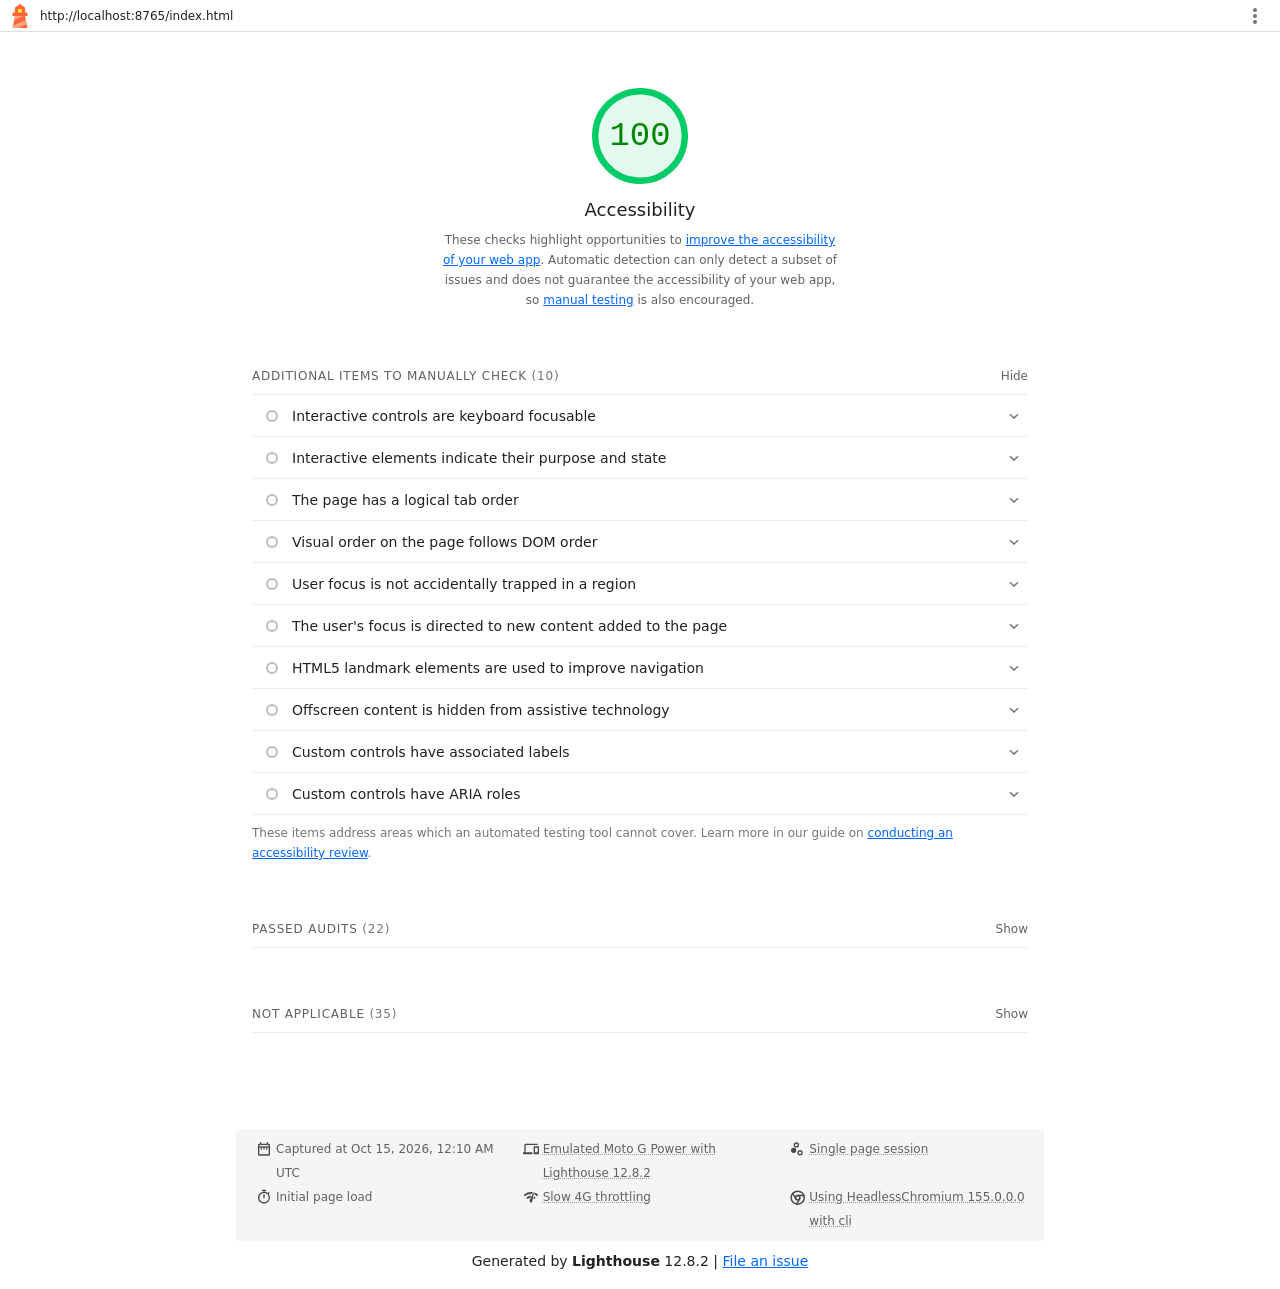
<file: lighthouse/accessibility-report-index.html>
<!--
@license
Copyright 2018 Google LLC
SPDX-License-Identifier: Apache-2.0
-->
<!doctype html>
<html lang="en">
<head>
  <meta charset="utf-8">
  <meta name="viewport" content="width=device-width, initial-scale=1, minimum-scale=1">
  <link rel="icon" href='data:image/svg+xml;utf8,<svg fill="none" xmlns="http://www.w3.org/2000/svg" viewBox="0 0 48 48"><path d="m14 7 10-7 10 7v10h5v7h-5l5 24H9l5-24H9v-7h5V7Z" fill="%23F63"/><path d="M31.561 24H14l-1.689 8.105L31.561 24ZM18.983 48H9l1.022-4.907L35.723 32.27l1.663 7.98L18.983 48Z" fill="%23FFA385"/><path fill="%23FF3" d="M20.5 10h7v7h-7z"/></svg>'>
  <title>Lighthouse Report</title>
  <style>body {margin: 0}</style>
</head>
<body>
  <noscript>Lighthouse report requires JavaScript. Please enable.</noscript>

  <div id="lh-log"></div>

  <script>window.__LIGHTHOUSE_JSON__ = {"lighthouseVersion":"12.8.2","requestedUrl":"http://localhost:8765/index.html","mainDocumentUrl":"http://localhost:8765/index.html","finalDisplayedUrl":"http://localhost:8765/index.html","finalUrl":"http://localhost:8765/index.html","fetchTime":"2026-10-15T00:10:08.869Z","gatherMode":"navigation","runWarnings":[],"userAgent":"Mozilla/5.0 (Macintosh; Intel Mac OS X 10_15_7) AppleWebKit/537.36 (KHTML, like Gecko) HeadlessChrome/155.0.0.0 Safari/537.36","environment":{"networkUserAgent":"Mozilla/5.0 (Linux; Android 11; moto g power (2022)) AppleWebKit/537.36 (KHTML, like Gecko) Chrome/136.0.0.0 Mobile Safari/537.36","hostUserAgent":"Mozilla/5.0 (Macintosh; Intel Mac OS X 10_15_7) AppleWebKit/537.36 (KHTML, like Gecko) HeadlessChrome/155.0.0.0 Safari/537.36","benchmarkIndex":4148,"credits":{"axe-core":"4.14.0"}},"audits":{"accesskeys":{"id":"accesskeys","title":"`[accesskey]` values are unique","description":"Access keys let users quickly focus a part of the page. For proper navigation, each access key must be unique. [Learn more about access keys](https://dequeuniversity.com/rules/axe/4.10/accesskeys).","score":null,"scoreDisplayMode":"notApplicable"},"aria-allowed-attr":{"id":"aria-allowed-attr","title":"`[aria-*]` attributes match their roles","description":"Each ARIA `role` supports a specific subset of `aria-*` attributes. Mismatching these invalidates the `aria-*` attributes. [Learn how to match ARIA attributes to their roles](https://dequeuniversity.com/rules/axe/4.10/aria-allowed-attr).","score":1,"scoreDisplayMode":"binary","details":{"type":"table","headings":[{"key":"node","valueType":"node","subItemsHeading":{"key":"relatedNode","valueType":"node"},"label":"Failing Elements"}],"items":[]}},"aria-allowed-role":{"id":"aria-allowed-role","title":"Uses ARIA roles only on compatible elements","description":"Many HTML elements can only be assigned certain ARIA roles. Using ARIA roles where they are not allowed can interfere with the accessibility of the web page. [Learn more about ARIA roles](https://dequeuniversity.com/rules/axe/4.10/aria-allowed-role).","score":1,"scoreDisplayMode":"binary","details":{"type":"table","headings":[{"key":"node","valueType":"node","subItemsHeading":{"key":"relatedNode","valueType":"node"},"label":"Failing Elements"}],"items":[]}},"aria-command-name":{"id":"aria-command-name","title":"`button`, `link`, and `menuitem` elements have accessible names","description":"When an element doesn't have an accessible name, screen readers announce it with a generic name, making it unusable for users who rely on screen readers. [Learn how to make command elements more accessible](https://dequeuniversity.com/rules/axe/4.10/aria-command-name).","score":null,"scoreDisplayMode":"notApplicable"},"aria-conditional-attr":{"id":"aria-conditional-attr","title":"ARIA attributes are used as specified for the element's role","description":"Some ARIA attributes are only allowed on an element under certain conditions. [Learn more about conditional ARIA attributes](https://dequeuniversity.com/rules/axe/4.10/aria-conditional-attr).","score":1,"scoreDisplayMode":"binary","details":{"type":"table","headings":[{"key":"node","valueType":"node","subItemsHeading":{"key":"relatedNode","valueType":"node"},"label":"Failing Elements"}],"items":[]}},"aria-deprecated-role":{"id":"aria-deprecated-role","title":"Deprecated ARIA roles were not used","description":"Deprecated ARIA roles may not be processed correctly by assistive technology. [Learn more about deprecated ARIA roles](https://dequeuniversity.com/rules/axe/4.10/aria-deprecated-role).","score":null,"scoreDisplayMode":"notApplicable"},"aria-dialog-name":{"id":"aria-dialog-name","title":"Elements with `role=\"dialog\"` or `role=\"alertdialog\"` have accessible names.","description":"ARIA dialog elements without accessible names may prevent screen readers users from discerning the purpose of these elements. [Learn how to make ARIA dialog elements more accessible](https://dequeuniversity.com/rules/axe/4.10/aria-dialog-name).","score":null,"scoreDisplayMode":"notApplicable"},"aria-hidden-body":{"id":"aria-hidden-body","title":"`[aria-hidden=\"true\"]` is not present on the document `\u003cbody>`","description":"Assistive technologies, like screen readers, work inconsistently when `aria-hidden=\"true\"` is set on the document `\u003cbody>`. [Learn how `aria-hidden` affects the document body](https://dequeuniversity.com/rules/axe/4.10/aria-hidden-body).","score":1,"scoreDisplayMode":"binary","details":{"type":"table","headings":[{"key":"node","valueType":"node","subItemsHeading":{"key":"relatedNode","valueType":"node"},"label":"Failing Elements"}],"items":[]}},"aria-hidden-focus":{"id":"aria-hidden-focus","title":"`[aria-hidden=\"true\"]` elements do not contain focusable descendents","description":"Focusable descendents within an `[aria-hidden=\"true\"]` element prevent those interactive elements from being available to users of assistive technologies like screen readers. [Learn how `aria-hidden` affects focusable elements](https://dequeuniversity.com/rules/axe/4.10/aria-hidden-focus).","score":null,"scoreDisplayMode":"notApplicable"},"aria-input-field-name":{"id":"aria-input-field-name","title":"ARIA input fields have accessible names","description":"When an input field doesn't have an accessible name, screen readers announce it with a generic name, making it unusable for users who rely on screen readers. [Learn more about input field labels](https://dequeuniversity.com/rules/axe/4.10/aria-input-field-name).","score":null,"scoreDisplayMode":"notApplicable"},"aria-meter-name":{"id":"aria-meter-name","title":"ARIA `meter` elements have accessible names","description":"When a meter element doesn't have an accessible name, screen readers announce it with a generic name, making it unusable for users who rely on screen readers. [Learn how to name `meter` elements](https://dequeuniversity.com/rules/axe/4.10/aria-meter-name).","score":null,"scoreDisplayMode":"notApplicable"},"aria-progressbar-name":{"id":"aria-progressbar-name","title":"ARIA `progressbar` elements have accessible names","description":"When a `progressbar` element doesn't have an accessible name, screen readers announce it with a generic name, making it unusable for users who rely on screen readers. [Learn how to label `progressbar` elements](https://dequeuniversity.com/rules/axe/4.10/aria-progressbar-name).","score":null,"scoreDisplayMode":"notApplicable"},"aria-prohibited-attr":{"id":"aria-prohibited-attr","title":"Elements use only permitted ARIA attributes","description":"Using ARIA attributes in roles where they are prohibited can mean that important information is not communicated to users of assistive technologies. [Learn more about prohibited ARIA roles](https://dequeuniversity.com/rules/axe/4.10/aria-prohibited-attr).","score":1,"scoreDisplayMode":"binary","details":{"type":"table","headings":[{"key":"node","valueType":"node","subItemsHeading":{"key":"relatedNode","valueType":"node"},"label":"Failing Elements"}],"items":[]}},"aria-required-attr":{"id":"aria-required-attr","title":"`[role]`s have all required `[aria-*]` attributes","description":"Some ARIA roles have required attributes that describe the state of the element to screen readers. [Learn more about roles and required attributes](https://dequeuniversity.com/rules/axe/4.10/aria-required-attr).","score":null,"scoreDisplayMode":"notApplicable"},"aria-required-children":{"id":"aria-required-children","title":"Elements with an ARIA `[role]` that require children to contain a specific `[role]` have all required children.","description":"Some ARIA parent roles must contain specific child roles to perform their intended accessibility functions. [Learn more about roles and required children elements](https://dequeuniversity.com/rules/axe/4.10/aria-required-children).","score":null,"scoreDisplayMode":"notApplicable"},"aria-required-parent":{"id":"aria-required-parent","title":"`[role]`s are contained by their required parent element","description":"Some ARIA child roles must be contained by specific parent roles to properly perform their intended accessibility functions. [Learn more about ARIA roles and required parent element](https://dequeuniversity.com/rules/axe/4.10/aria-required-parent).","score":null,"scoreDisplayMode":"notApplicable"},"aria-roles":{"id":"aria-roles","title":"`[role]` values are valid","description":"ARIA roles must have valid values in order to perform their intended accessibility functions. [Learn more about valid ARIA roles](https://dequeuniversity.com/rules/axe/4.10/aria-roles).","score":null,"scoreDisplayMode":"notApplicable"},"aria-text":{"id":"aria-text","title":"Elements with the `role=text` attribute do not have focusable descendents.","description":"Adding `role=text` around a text node split by markup enables VoiceOver to treat it as one phrase, but the element's focusable descendents will not be announced. [Learn more about the `role=text` attribute](https://dequeuniversity.com/rules/axe/4.10/aria-text).","score":null,"scoreDisplayMode":"notApplicable"},"aria-toggle-field-name":{"id":"aria-toggle-field-name","title":"ARIA toggle fields have accessible names","description":"When a toggle field doesn't have an accessible name, screen readers announce it with a generic name, making it unusable for users who rely on screen readers. [Learn more about toggle fields](https://dequeuniversity.com/rules/axe/4.10/aria-toggle-field-name).","score":null,"scoreDisplayMode":"notApplicable"},"aria-tooltip-name":{"id":"aria-tooltip-name","title":"ARIA `tooltip` elements have accessible names","description":"When a tooltip element doesn't have an accessible name, screen readers announce it with a generic name, making it unusable for users who rely on screen readers. [Learn how to name `tooltip` elements](https://dequeuniversity.com/rules/axe/4.10/aria-tooltip-name).","score":null,"scoreDisplayMode":"notApplicable"},"aria-treeitem-name":{"id":"aria-treeitem-name","title":"ARIA `treeitem` elements have accessible names","description":"When a `treeitem` element doesn't have an accessible name, screen readers announce it with a generic name, making it unusable for users who rely on screen readers. [Learn more about labeling `treeitem` elements](https://dequeuniversity.com/rules/axe/4.10/aria-treeitem-name).","score":null,"scoreDisplayMode":"notApplicable"},"aria-valid-attr-value":{"id":"aria-valid-attr-value","title":"`[aria-*]` attributes have valid values","description":"Assistive technologies, like screen readers, can't interpret ARIA attributes with invalid values. [Learn more about valid values for ARIA attributes](https://dequeuniversity.com/rules/axe/4.10/aria-valid-attr-value).","score":1,"scoreDisplayMode":"binary","details":{"type":"table","headings":[{"key":"node","valueType":"node","subItemsHeading":{"key":"relatedNode","valueType":"node"},"label":"Failing Elements"}],"items":[]}},"aria-valid-attr":{"id":"aria-valid-attr","title":"`[aria-*]` attributes are valid and not misspelled","description":"Assistive technologies, like screen readers, can't interpret ARIA attributes with invalid names. [Learn more about valid ARIA attributes](https://dequeuniversity.com/rules/axe/4.10/aria-valid-attr).","score":1,"scoreDisplayMode":"binary","details":{"type":"table","headings":[{"key":"node","valueType":"node","subItemsHeading":{"key":"relatedNode","valueType":"node"},"label":"Failing Elements"}],"items":[]}},"button-name":{"id":"button-name","title":"Buttons have an accessible name","description":"When a button doesn't have an accessible name, screen readers announce it as \"button\", making it unusable for users who rely on screen readers. [Learn how to make buttons more accessible](https://dequeuniversity.com/rules/axe/4.10/button-name).","score":1,"scoreDisplayMode":"binary","details":{"type":"table","headings":[{"key":"node","valueType":"node","subItemsHeading":{"key":"relatedNode","valueType":"node"},"label":"Failing Elements"}],"items":[]}},"bypass":{"id":"bypass","title":"The page contains a heading, skip link, or landmark region","description":"Adding ways to bypass repetitive content lets keyboard users navigate the page more efficiently. [Learn more about bypass blocks](https://dequeuniversity.com/rules/axe/4.10/bypass).","score":null,"scoreDisplayMode":"notApplicable"},"color-contrast":{"id":"color-contrast","title":"Background and foreground colors have a sufficient contrast ratio","description":"Low-contrast text is difficult or impossible for many users to read. [Learn how to provide sufficient color contrast](https://dequeuniversity.com/rules/axe/4.10/color-contrast).","score":1,"scoreDisplayMode":"binary","details":{"type":"table","headings":[{"key":"node","valueType":"node","subItemsHeading":{"key":"relatedNode","valueType":"node"},"label":"Failing Elements"}],"items":[]}},"definition-list":{"id":"definition-list","title":"`\u003cdl>`'s contain only properly-ordered `\u003cdt>` and `\u003cdd>` groups, `\u003cscript>`, `\u003ctemplate>` or `\u003cdiv>` elements.","description":"When definition lists are not properly marked up, screen readers may produce confusing or inaccurate output. [Learn how to structure definition lists correctly](https://dequeuniversity.com/rules/axe/4.10/definition-list).","score":null,"scoreDisplayMode":"notApplicable"},"dlitem":{"id":"dlitem","title":"Definition list items are wrapped in `\u003cdl>` elements","description":"Definition list items (`\u003cdt>` and `\u003cdd>`) must be wrapped in a parent `\u003cdl>` element to ensure that screen readers can properly announce them. [Learn how to structure definition lists correctly](https://dequeuniversity.com/rules/axe/4.10/dlitem).","score":null,"scoreDisplayMode":"notApplicable"},"document-title":{"id":"document-title","title":"Document has a `\u003ctitle>` element","description":"The title gives screen reader users an overview of the page, and search engine users rely on it heavily to determine if a page is relevant to their search. [Learn more about document titles](https://dequeuniversity.com/rules/axe/4.10/document-title).","score":1,"scoreDisplayMode":"binary","details":{"type":"table","headings":[{"key":"node","valueType":"node","subItemsHeading":{"key":"relatedNode","valueType":"node"},"label":"Failing Elements"}],"items":[]}},"duplicate-id-aria":{"id":"duplicate-id-aria","title":"ARIA IDs are unique","description":"The value of an ARIA ID must be unique to prevent other instances from being overlooked by assistive technologies. [Learn how to fix duplicate ARIA IDs](https://dequeuniversity.com/rules/axe/4.10/duplicate-id-aria).","score":null,"scoreDisplayMode":"notApplicable"},"empty-heading":{"id":"empty-heading","title":"All heading elements contain content.","description":"A heading with no content or inaccessible text prevent screen reader users from accessing information on the page's structure. [Learn more about headings](https://dequeuniversity.com/rules/axe/4.10/empty-heading).","score":null,"scoreDisplayMode":"notApplicable"},"form-field-multiple-labels":{"id":"form-field-multiple-labels","title":"No form fields have multiple labels","description":"Form fields with multiple labels can be confusingly announced by assistive technologies like screen readers which use either the first, the last, or all of the labels. [Learn how to use form labels](https://dequeuniversity.com/rules/axe/4.10/form-field-multiple-labels).","score":null,"scoreDisplayMode":"notApplicable"},"frame-title":{"id":"frame-title","title":"`\u003cframe>` or `\u003ciframe>` elements have a title","description":"Screen reader users rely on frame titles to describe the contents of frames. [Learn more about frame titles](https://dequeuniversity.com/rules/axe/4.10/frame-title).","score":null,"scoreDisplayMode":"notApplicable"},"heading-order":{"id":"heading-order","title":"Heading elements appear in a sequentially-descending order","description":"Properly ordered headings that do not skip levels convey the semantic structure of the page, making it easier to navigate and understand when using assistive technologies. [Learn more about heading order](https://dequeuniversity.com/rules/axe/4.10/heading-order).","score":1,"scoreDisplayMode":"binary","details":{"type":"table","headings":[{"key":"node","valueType":"node","subItemsHeading":{"key":"relatedNode","valueType":"node"},"label":"Failing Elements"}],"items":[]}},"html-has-lang":{"id":"html-has-lang","title":"`\u003chtml>` element has a `[lang]` attribute","description":"If a page doesn't specify a `lang` attribute, a screen reader assumes that the page is in the default language that the user chose when setting up the screen reader. If the page isn't actually in the default language, then the screen reader might not announce the page's text correctly. [Learn more about the `lang` attribute](https://dequeuniversity.com/rules/axe/4.10/html-has-lang).","score":1,"scoreDisplayMode":"binary","details":{"type":"table","headings":[{"key":"node","valueType":"node","subItemsHeading":{"key":"relatedNode","valueType":"node"},"label":"Failing Elements"}],"items":[]}},"html-lang-valid":{"id":"html-lang-valid","title":"`\u003chtml>` element has a valid value for its `[lang]` attribute","description":"Specifying a valid [BCP 47 language](https://www.w3.org/International/questions/qa-choosing-language-tags#question) helps screen readers announce text properly. [Learn how to use the `lang` attribute](https://dequeuniversity.com/rules/axe/4.10/html-lang-valid).","score":1,"scoreDisplayMode":"binary","details":{"type":"table","headings":[{"key":"node","valueType":"node","subItemsHeading":{"key":"relatedNode","valueType":"node"},"label":"Failing Elements"}],"items":[]}},"html-xml-lang-mismatch":{"id":"html-xml-lang-mismatch","title":"`\u003chtml>` element has an `[xml:lang]` attribute with the same base language as the `[lang]` attribute.","description":"If the webpage does not specify a consistent language, then the screen reader might not announce the page's text correctly. [Learn more about the `lang` attribute](https://dequeuniversity.com/rules/axe/4.10/html-xml-lang-mismatch).","score":null,"scoreDisplayMode":"notApplicable"},"identical-links-same-purpose":{"id":"identical-links-same-purpose","title":"Identical links have the same purpose.","description":"Links with the same destination should have the same description, to help users understand the link's purpose and decide whether to follow it. [Learn more about identical links](https://dequeuniversity.com/rules/axe/4.10/identical-links-same-purpose).","score":null,"scoreDisplayMode":"notApplicable"},"image-alt":{"id":"image-alt","title":"Image elements have `[alt]` attributes","description":"Informative elements should aim for short, descriptive alternate text. Decorative elements can be ignored with an empty alt attribute. [Learn more about the `alt` attribute](https://dequeuniversity.com/rules/axe/4.10/image-alt).","score":1,"scoreDisplayMode":"binary","details":{"type":"table","headings":[{"key":"node","valueType":"node","subItemsHeading":{"key":"relatedNode","valueType":"node"},"label":"Failing Elements"}],"items":[]}},"image-redundant-alt":{"id":"image-redundant-alt","title":"Image elements do not have `[alt]` attributes that are redundant text.","description":"Informative elements should aim for short, descriptive alternative text. Alternative text that is exactly the same as the text adjacent to the link or image is potentially confusing for screen reader users, because the text will be read twice. [Learn more about the `alt` attribute](https://dequeuniversity.com/rules/axe/4.10/image-redundant-alt).","score":1,"scoreDisplayMode":"binary","details":{"type":"table","headings":[{"key":"node","valueType":"node","subItemsHeading":{"key":"relatedNode","valueType":"node"},"label":"Failing Elements"}],"items":[]}},"input-button-name":{"id":"input-button-name","title":"Input buttons have discernible text.","description":"Adding discernable and accessible text to input buttons may help screen reader users understand the purpose of the input button. [Learn more about input buttons](https://dequeuniversity.com/rules/axe/4.10/input-button-name).","score":null,"scoreDisplayMode":"notApplicable"},"input-image-alt":{"id":"input-image-alt","title":"`\u003cinput type=\"image\">` elements have `[alt]` text","description":"When an image is being used as an `\u003cinput>` button, providing alternative text can help screen reader users understand the purpose of the button. [Learn about input image alt text](https://dequeuniversity.com/rules/axe/4.10/input-image-alt).","score":null,"scoreDisplayMode":"notApplicable"},"label-content-name-mismatch":{"id":"label-content-name-mismatch","title":"Elements with visible text labels have matching accessible names.","description":"Visible text labels that do not match the accessible name can result in a confusing experience for screen reader users. [Learn more about accessible names](https://dequeuniversity.com/rules/axe/4.10/label-content-name-mismatch).","score":1,"scoreDisplayMode":"binary","details":{"type":"table","headings":[{"key":"node","valueType":"node","subItemsHeading":{"key":"relatedNode","valueType":"node"},"label":"Failing Elements"}],"items":[]}},"label":{"id":"label","title":"Form elements have associated labels","description":"Labels ensure that form controls are announced properly by assistive technologies, like screen readers. [Learn more about form element labels](https://dequeuniversity.com/rules/axe/4.10/label).","score":null,"scoreDisplayMode":"notApplicable"},"landmark-one-main":{"id":"landmark-one-main","title":"Document has a main landmark.","description":"One main landmark helps screen reader users navigate a web page. [Learn more about landmarks](https://dequeuniversity.com/rules/axe/4.10/landmark-one-main).","score":null,"scoreDisplayMode":"notApplicable"},"link-name":{"id":"link-name","title":"Links have a discernible name","description":"Link text (and alternate text for images, when used as links) that is discernible, unique, and focusable improves the navigation experience for screen reader users. [Learn how to make links accessible](https://dequeuniversity.com/rules/axe/4.10/link-name).","score":1,"scoreDisplayMode":"binary","details":{"type":"table","headings":[{"key":"node","valueType":"node","subItemsHeading":{"key":"relatedNode","valueType":"node"},"label":"Failing Elements"}],"items":[]}},"link-in-text-block":{"id":"link-in-text-block","title":"Links are distinguishable without relying on color.","description":"Low-contrast text is difficult or impossible for many users to read. Link text that is discernible improves the experience for users with low vision. [Learn how to make links distinguishable](https://dequeuniversity.com/rules/axe/4.10/link-in-text-block).","score":null,"scoreDisplayMode":"notApplicable"},"list":{"id":"list","title":"Lists contain only `\u003cli>` elements and script supporting elements (`\u003cscript>` and `\u003ctemplate>`).","description":"Screen readers have a specific way of announcing lists. Ensuring proper list structure aids screen reader output. [Learn more about proper list structure](https://dequeuniversity.com/rules/axe/4.10/list).","score":1,"scoreDisplayMode":"binary","details":{"type":"table","headings":[{"key":"node","valueType":"node","subItemsHeading":{"key":"relatedNode","valueType":"node"},"label":"Failing Elements"}],"items":[]}},"listitem":{"id":"listitem","title":"List items (`\u003cli>`) are contained within `\u003cul>`, `\u003col>` or `\u003cmenu>` parent elements","description":"Screen readers require list items (`\u003cli>`) to be contained within a parent `\u003cul>`, `\u003col>` or `\u003cmenu>` to be announced properly. [Learn more about proper list structure](https://dequeuniversity.com/rules/axe/4.10/listitem).","score":1,"scoreDisplayMode":"binary","details":{"type":"table","headings":[{"key":"node","valueType":"node","subItemsHeading":{"key":"relatedNode","valueType":"node"},"label":"Failing Elements"}],"items":[]}},"meta-refresh":{"id":"meta-refresh","title":"The document does not use `\u003cmeta http-equiv=\"refresh\">`","description":"Users do not expect a page to refresh automatically, and doing so will move focus back to the top of the page. This may create a frustrating or confusing experience. [Learn more about the refresh meta tag](https://dequeuniversity.com/rules/axe/4.10/meta-refresh).","score":null,"scoreDisplayMode":"notApplicable"},"meta-viewport":{"id":"meta-viewport","title":"`[user-scalable=\"no\"]` is not used in the `\u003cmeta name=\"viewport\">` element and the `[maximum-scale]` attribute is not less than 5.","description":"Disabling zooming is problematic for users with low vision who rely on screen magnification to properly see the contents of a web page. [Learn more about the viewport meta tag](https://dequeuniversity.com/rules/axe/4.10/meta-viewport).","score":1,"scoreDisplayMode":"binary","details":{"type":"table","headings":[{"key":"node","valueType":"node","subItemsHeading":{"key":"relatedNode","valueType":"node"},"label":"Failing Elements"}],"items":[]}},"object-alt":{"id":"object-alt","title":"`\u003cobject>` elements have alternate text","description":"Screen readers cannot translate non-text content. Adding alternate text to `\u003cobject>` elements helps screen readers convey meaning to users. [Learn more about alt text for `object` elements](https://dequeuniversity.com/rules/axe/4.10/object-alt).","score":null,"scoreDisplayMode":"notApplicable"},"select-name":{"id":"select-name","title":"Select elements have associated label elements.","description":"Form elements without effective labels can create frustrating experiences for screen reader users. [Learn more about the `select` element](https://dequeuniversity.com/rules/axe/4.10/select-name).","score":null,"scoreDisplayMode":"notApplicable"},"skip-link":{"id":"skip-link","title":"Skip links are focusable.","description":"Including a skip link can help users skip to the main content to save time. [Learn more about skip links](https://dequeuniversity.com/rules/axe/4.10/skip-link).","score":1,"scoreDisplayMode":"binary","details":{"type":"table","headings":[{"key":"node","valueType":"node","subItemsHeading":{"key":"relatedNode","valueType":"node"},"label":"Failing Elements"}],"items":[]}},"tabindex":{"id":"tabindex","title":"No element has a `[tabindex]` value greater than 0","description":"A value greater than 0 implies an explicit navigation ordering. Although technically valid, this often creates frustrating experiences for users who rely on assistive technologies. [Learn more about the `tabindex` attribute](https://dequeuniversity.com/rules/axe/4.10/tabindex).","score":1,"scoreDisplayMode":"binary","details":{"type":"table","headings":[{"key":"node","valueType":"node","subItemsHeading":{"key":"relatedNode","valueType":"node"},"label":"Failing Elements"}],"items":[]}},"table-duplicate-name":{"id":"table-duplicate-name","title":"Tables have different content in the summary attribute and `\u003ccaption>`.","description":"The summary attribute should describe the table structure, while `\u003ccaption>` should have the onscreen title. Accurate table mark-up helps users of screen readers. [Learn more about summary and caption](https://dequeuniversity.com/rules/axe/4.10/table-duplicate-name).","score":null,"scoreDisplayMode":"notApplicable"},"table-fake-caption":{"id":"table-fake-caption","title":"Tables use `\u003ccaption>` instead of cells with the `[colspan]` attribute to indicate a caption.","description":"Screen readers have features to make navigating tables easier. Ensuring that tables use the actual caption element instead of cells with the `[colspan]` attribute may improve the experience for screen reader users. [Learn more about captions](https://dequeuniversity.com/rules/axe/4.10/table-fake-caption).","score":null,"scoreDisplayMode":"notApplicable"},"target-size":{"id":"target-size","title":"Touch targets have sufficient size and spacing.","description":"Touch targets with sufficient size and spacing help users who may have difficulty targeting small controls to activate the targets. [Learn more about touch targets](https://dequeuniversity.com/rules/axe/4.10/target-size).","score":1,"scoreDisplayMode":"binary","details":{"type":"table","headings":[{"key":"node","valueType":"node","subItemsHeading":{"key":"relatedNode","valueType":"node"},"label":"Failing Elements"}],"items":[]}},"td-has-header":{"id":"td-has-header","title":"`\u003ctd>` elements in a large `\u003ctable>` have one or more table headers.","description":"Screen readers have features to make navigating tables easier. Ensuring that `\u003ctd>` elements in a large table (3 or more cells in width and height) have an associated table header may improve the experience for screen reader users. [Learn more about table headers](https://dequeuniversity.com/rules/axe/4.10/td-has-header).","score":null,"scoreDisplayMode":"notApplicable"},"td-headers-attr":{"id":"td-headers-attr","title":"Cells in a `\u003ctable>` element that use the `[headers]` attribute refer to table cells within the same table.","description":"Screen readers have features to make navigating tables easier. Ensuring `\u003ctd>` cells using the `[headers]` attribute only refer to other cells in the same table may improve the experience for screen reader users. [Learn more about the `headers` attribute](https://dequeuniversity.com/rules/axe/4.10/td-headers-attr).","score":null,"scoreDisplayMode":"notApplicable"},"th-has-data-cells":{"id":"th-has-data-cells","title":"`\u003cth>` elements and elements with `[role=\"columnheader\"/\"rowheader\"]` have data cells they describe.","description":"Screen readers have features to make navigating tables easier. Ensuring table headers always refer to some set of cells may improve the experience for screen reader users. [Learn more about table headers](https://dequeuniversity.com/rules/axe/4.10/th-has-data-cells).","score":null,"scoreDisplayMode":"notApplicable"},"valid-lang":{"id":"valid-lang","title":"`[lang]` attributes have a valid value","description":"Specifying a valid [BCP 47 language](https://www.w3.org/International/questions/qa-choosing-language-tags#question) on elements helps ensure that text is pronounced correctly by a screen reader. [Learn how to use the `lang` attribute](https://dequeuniversity.com/rules/axe/4.10/valid-lang).","score":null,"scoreDisplayMode":"notApplicable"},"video-caption":{"id":"video-caption","title":"`\u003cvideo>` elements contain a `\u003ctrack>` element with `[kind=\"captions\"]`","description":"When a video provides a caption it is easier for deaf and hearing impaired users to access its information. [Learn more about video captions](https://dequeuniversity.com/rules/axe/4.10/video-caption).","score":null,"scoreDisplayMode":"notApplicable"},"custom-controls-labels":{"id":"custom-controls-labels","title":"Custom controls have associated labels","description":"Custom interactive controls have associated labels, provided by aria-label or aria-labelledby. [Learn more about custom controls and labels](https://developer.chrome.com/docs/lighthouse/accessibility/custom-controls-labels/).","score":null,"scoreDisplayMode":"manual"},"custom-controls-roles":{"id":"custom-controls-roles","title":"Custom controls have ARIA roles","description":"Custom interactive controls have appropriate ARIA roles. [Learn how to add roles to custom controls](https://developer.chrome.com/docs/lighthouse/accessibility/custom-control-roles/).","score":null,"scoreDisplayMode":"manual"},"focus-traps":{"id":"focus-traps","title":"User focus is not accidentally trapped in a region","description":"A user can tab into and out of any control or region without accidentally trapping their focus. [Learn how to avoid focus traps](https://developer.chrome.com/docs/lighthouse/accessibility/focus-traps/).","score":null,"scoreDisplayMode":"manual"},"focusable-controls":{"id":"focusable-controls","title":"Interactive controls are keyboard focusable","description":"Custom interactive controls are keyboard focusable and display a focus indicator. [Learn how to make custom controls focusable](https://developer.chrome.com/docs/lighthouse/accessibility/focusable-controls/).","score":null,"scoreDisplayMode":"manual"},"interactive-element-affordance":{"id":"interactive-element-affordance","title":"Interactive elements indicate their purpose and state","description":"Interactive elements, such as links and buttons, should indicate their state and be distinguishable from non-interactive elements. [Learn how to decorate interactive elements with affordance hints](https://developer.chrome.com/docs/lighthouse/accessibility/interactive-element-affordance/).","score":null,"scoreDisplayMode":"manual"},"logical-tab-order":{"id":"logical-tab-order","title":"The page has a logical tab order","description":"Tabbing through the page follows the visual layout. Users cannot focus elements that are offscreen. [Learn more about logical tab ordering](https://developer.chrome.com/docs/lighthouse/accessibility/logical-tab-order/).","score":null,"scoreDisplayMode":"manual"},"managed-focus":{"id":"managed-focus","title":"The user's focus is directed to new content added to the page","description":"If new content, such as a dialog, is added to the page, the user's focus is directed to it. [Learn how to direct focus to new content](https://developer.chrome.com/docs/lighthouse/accessibility/managed-focus/).","score":null,"scoreDisplayMode":"manual"},"offscreen-content-hidden":{"id":"offscreen-content-hidden","title":"Offscreen content is hidden from assistive technology","description":"Offscreen content is hidden with display: none or aria-hidden=true. [Learn how to properly hide offscreen content](https://developer.chrome.com/docs/lighthouse/accessibility/offscreen-content-hidden/).","score":null,"scoreDisplayMode":"manual"},"use-landmarks":{"id":"use-landmarks","title":"HTML5 landmark elements are used to improve navigation","description":"Landmark elements (`\u003cmain>`, `\u003cnav>`, etc.) are used to improve the keyboard navigation of the page for assistive technology. [Learn more about landmark elements](https://developer.chrome.com/docs/lighthouse/accessibility/use-landmarks/).","score":null,"scoreDisplayMode":"manual"},"visual-order-follows-dom":{"id":"visual-order-follows-dom","title":"Visual order on the page follows DOM order","description":"DOM order matches the visual order, improving navigation for assistive technology. [Learn more about DOM and visual ordering](https://developer.chrome.com/docs/lighthouse/accessibility/visual-order-follows-dom/).","score":null,"scoreDisplayMode":"manual"}},"configSettings":{"output":["json","html"],"maxWaitForFcp":30000,"maxWaitForLoad":45000,"pauseAfterFcpMs":1000,"pauseAfterLoadMs":1000,"networkQuietThresholdMs":1000,"cpuQuietThresholdMs":1000,"formFactor":"mobile","throttling":{"rttMs":150,"throughputKbps":1638.4,"requestLatencyMs":562.5,"downloadThroughputKbps":1474.5600000000002,"uploadThroughputKbps":675,"cpuSlowdownMultiplier":4},"throttlingMethod":"simulate","screenEmulation":{"mobile":true,"width":412,"height":823,"deviceScaleFactor":1.75,"disabled":false},"emulatedUserAgent":"Mozilla/5.0 (Linux; Android 11; moto g power (2022)) AppleWebKit/537.36 (KHTML, like Gecko) Chrome/136.0.0.0 Mobile Safari/537.36","auditMode":false,"gatherMode":false,"clearStorageTypes":["file_systems","shader_cache","service_workers","cache_storage"],"disableStorageReset":false,"debugNavigation":false,"channel":"cli","usePassiveGathering":false,"disableFullPageScreenshot":false,"skipAboutBlank":false,"blankPage":"about:blank","ignoreStatusCode":false,"locale":"en-US","blockedUrlPatterns":null,"additionalTraceCategories":null,"extraHeaders":null,"precomputedLanternData":null,"onlyAudits":null,"onlyCategories":["accessibility"],"skipAudits":null},"categories":{"accessibility":{"title":"Accessibility","description":"These checks highlight opportunities to [improve the accessibility of your web app](https://developer.chrome.com/docs/lighthouse/accessibility/). Automatic detection can only detect a subset of issues and does not guarantee the accessibility of your web app, so [manual testing](https://web.dev/articles/how-to-review) is also encouraged.","manualDescription":"These items address areas which an automated testing tool cannot cover. Learn more in our guide on [conducting an accessibility review](https://web.dev/articles/how-to-review).","supportedModes":["navigation","snapshot"],"auditRefs":[{"id":"accesskeys","weight":0,"group":"a11y-navigation"},{"id":"aria-allowed-attr","weight":10,"group":"a11y-aria"},{"id":"aria-allowed-role","weight":1,"group":"a11y-aria"},{"id":"aria-command-name","weight":0,"group":"a11y-aria"},{"id":"aria-conditional-attr","weight":7,"group":"a11y-aria"},{"id":"aria-deprecated-role","weight":0,"group":"a11y-aria"},{"id":"aria-dialog-name","weight":0,"group":"a11y-aria"},{"id":"aria-hidden-body","weight":10,"group":"a11y-aria"},{"id":"aria-hidden-focus","weight":0,"group":"a11y-aria"},{"id":"aria-input-field-name","weight":0,"group":"a11y-aria"},{"id":"aria-meter-name","weight":0,"group":"a11y-aria"},{"id":"aria-progressbar-name","weight":0,"group":"a11y-aria"},{"id":"aria-prohibited-attr","weight":7,"group":"a11y-aria"},{"id":"aria-required-attr","weight":0,"group":"a11y-aria"},{"id":"aria-required-children","weight":0,"group":"a11y-aria"},{"id":"aria-required-parent","weight":0,"group":"a11y-aria"},{"id":"aria-roles","weight":0,"group":"a11y-aria"},{"id":"aria-text","weight":0,"group":"a11y-aria"},{"id":"aria-toggle-field-name","weight":0,"group":"a11y-aria"},{"id":"aria-tooltip-name","weight":0,"group":"a11y-aria"},{"id":"aria-treeitem-name","weight":0,"group":"a11y-aria"},{"id":"aria-valid-attr-value","weight":10,"group":"a11y-aria"},{"id":"aria-valid-attr","weight":10,"group":"a11y-aria"},{"id":"button-name","weight":10,"group":"a11y-names-labels"},{"id":"bypass","weight":0,"group":"a11y-navigation"},{"id":"color-contrast","weight":7,"group":"a11y-color-contrast"},{"id":"definition-list","weight":0,"group":"a11y-tables-lists"},{"id":"dlitem","weight":0,"group":"a11y-tables-lists"},{"id":"document-title","weight":7,"group":"a11y-names-labels"},{"id":"duplicate-id-aria","weight":0,"group":"a11y-aria"},{"id":"form-field-multiple-labels","weight":0,"group":"a11y-names-labels"},{"id":"frame-title","weight":0,"group":"a11y-names-labels"},{"id":"heading-order","weight":3,"group":"a11y-navigation"},{"id":"html-has-lang","weight":7,"group":"a11y-language"},{"id":"html-lang-valid","weight":7,"group":"a11y-language"},{"id":"html-xml-lang-mismatch","weight":0,"group":"a11y-language"},{"id":"image-alt","weight":10,"group":"a11y-names-labels"},{"id":"image-redundant-alt","weight":1,"group":"a11y-names-labels"},{"id":"input-button-name","weight":0,"group":"a11y-names-labels"},{"id":"input-image-alt","weight":0,"group":"a11y-names-labels"},{"id":"label","weight":0,"group":"a11y-names-labels"},{"id":"link-in-text-block","weight":0,"group":"a11y-color-contrast"},{"id":"link-name","weight":7,"group":"a11y-names-labels"},{"id":"list","weight":7,"group":"a11y-tables-lists"},{"id":"listitem","weight":7,"group":"a11y-tables-lists"},{"id":"meta-refresh","weight":0,"group":"a11y-best-practices"},{"id":"meta-viewport","weight":10,"group":"a11y-best-practices"},{"id":"object-alt","weight":0,"group":"a11y-names-labels"},{"id":"select-name","weight":0,"group":"a11y-names-labels"},{"id":"skip-link","weight":3,"group":"a11y-names-labels"},{"id":"tabindex","weight":7,"group":"a11y-navigation"},{"id":"table-duplicate-name","weight":0,"group":"a11y-tables-lists"},{"id":"target-size","weight":7,"group":"a11y-best-practices"},{"id":"td-headers-attr","weight":0,"group":"a11y-tables-lists"},{"id":"th-has-data-cells","weight":0,"group":"a11y-tables-lists"},{"id":"valid-lang","weight":0,"group":"a11y-language"},{"id":"video-caption","weight":0,"group":"a11y-audio-video"},{"id":"focusable-controls","weight":0},{"id":"interactive-element-affordance","weight":0},{"id":"logical-tab-order","weight":0},{"id":"visual-order-follows-dom","weight":0},{"id":"focus-traps","weight":0},{"id":"managed-focus","weight":0},{"id":"use-landmarks","weight":0},{"id":"offscreen-content-hidden","weight":0},{"id":"custom-controls-labels","weight":0},{"id":"custom-controls-roles","weight":0},{"id":"empty-heading","weight":0,"group":"hidden"},{"id":"identical-links-same-purpose","weight":0,"group":"hidden"},{"id":"landmark-one-main","weight":0,"group":"hidden"},{"id":"label-content-name-mismatch","weight":0,"group":"hidden"},{"id":"table-fake-caption","weight":0,"group":"hidden"},{"id":"td-has-header","weight":0,"group":"hidden"}],"id":"accessibility","score":1}},"categoryGroups":{"metrics":{"title":"Metrics"},"insights":{"title":"Insights","description":"These insights are also available in the Chrome DevTools Performance Panel - [record a trace](https://developer.chrome.com/docs/devtools/performance/reference) to view more detailed information."},"diagnostics":{"title":"Diagnostics","description":"More information about the performance of your application. These numbers don't [directly affect](https://developer.chrome.com/docs/lighthouse/performance/performance-scoring/) the Performance score."},"a11y-best-practices":{"title":"Best practices","description":"These items highlight common accessibility best practices."},"a11y-color-contrast":{"title":"Contrast","description":"These are opportunities to improve the legibility of your content."},"a11y-names-labels":{"title":"Names and labels","description":"These are opportunities to improve the semantics of the controls in your application. This may enhance the experience for users of assistive technology, like a screen reader."},"a11y-navigation":{"title":"Navigation","description":"These are opportunities to improve keyboard navigation in your application."},"a11y-aria":{"title":"ARIA","description":"These are opportunities to improve the usage of ARIA in your application which may enhance the experience for users of assistive technology, like a screen reader."},"a11y-language":{"title":"Internationalization and localization","description":"These are opportunities to improve the interpretation of your content by users in different locales."},"a11y-audio-video":{"title":"Audio and video","description":"These are opportunities to provide alternative content for audio and video. This may improve the experience for users with hearing or vision impairments."},"a11y-tables-lists":{"title":"Tables and lists","description":"These are opportunities to improve the experience of reading tabular or list data using assistive technology, like a screen reader."},"seo-mobile":{"title":"Mobile Friendly","description":"Make sure your pages are mobile friendly so users don’t have to pinch or zoom in order to read the content pages. [Learn how to make pages mobile-friendly](https://developers.google.com/search/mobile-sites/)."},"seo-content":{"title":"Content Best Practices","description":"Format your HTML in a way that enables crawlers to better understand your app’s content."},"seo-crawl":{"title":"Crawling and Indexing","description":"To appear in search results, crawlers need access to your app."},"best-practices-trust-safety":{"title":"Trust and Safety"},"best-practices-ux":{"title":"User Experience"},"best-practices-browser-compat":{"title":"Browser Compatibility"},"best-practices-general":{"title":"General"},"hidden":{"title":""}},"stackPacks":[],"entities":[{"name":"localhost","origins":["http://localhost:8765"],"isFirstParty":true,"isUnrecognized":true}],"fullPageScreenshot":{"screenshot":{"data":"[data-uri]","width":412,"height":2838},"nodes":{"1-0-A":{"id":"","top":2778,"bottom":2822,"left":352,"right":396,"width":44,"height":44}}},"timing":{"entries":[{"startTime":968.24,"name":"lh:config","duration":304.68,"entryType":"measure"},{"startTime":969.04,"name":"lh:config:resolveArtifactsToDefns","duration":23.16,"entryType":"measure"},{"startTime":1273.04,"name":"lh:runner:gather","duration":4833.09,"entryType":"measure"},{"startTime":1372.27,"name":"lh:driver:connect","duration":3.58,"entryType":"measure"},{"startTime":1376.07,"name":"lh:driver:navigate","duration":3.85,"entryType":"measure"},{"startTime":1380.24,"name":"lh:gather:getBenchmarkIndex","duration":1004.49,"entryType":"measure"},{"startTime":2384.82,"name":"lh:gather:getVersion","duration":0.38,"entryType":"measure"},{"startTime":2385.24,"name":"lh:gather:getDevicePixelRatio","duration":0.43,"entryType":"measure"},{"startTime":2386.09,"name":"lh:prepare:navigationMode","duration":47.09,"entryType":"measure"},{"startTime":2403.1,"name":"lh:storage:clearDataForOrigin","duration":21.28,"entryType":"measure"},{"startTime":2424.43,"name":"lh:storage:clearBrowserCaches","duration":6.36,"entryType":"measure"},{"startTime":2432,"name":"lh:gather:prepareThrottlingAndNetwork","duration":1.17,"entryType":"measure"},{"startTime":2441.89,"name":"lh:driver:navigate","duration":2364.98,"entryType":"measure"},{"startTime":4811.95,"name":"lh:computed:NetworkRecords","duration":0.92,"entryType":"measure"},{"startTime":4813.39,"name":"lh:gather:getArtifact:DevtoolsLog","duration":0.02,"entryType":"measure"},{"startTime":4813.43,"name":"lh:gather:getArtifact:Accessibility","duration":134.98,"entryType":"measure"},{"startTime":4948.66,"name":"lh:gather:getArtifact:NetworkUserAgent","duration":0.07,"entryType":"measure"},{"startTime":4948.74,"name":"lh:gather:getArtifact:Stacks","duration":9.43,"entryType":"measure"},{"startTime":4948.8,"name":"lh:gather:collectStacks","duration":9.36,"entryType":"measure"},{"startTime":4958.18,"name":"lh:gather:getArtifact:FullPageScreenshot","duration":1135.38,"entryType":"measure"},{"startTime":6106.26,"name":"lh:runner:audit","duration":64.09,"entryType":"measure"},{"startTime":6106.31,"name":"lh:runner:auditing","duration":63.85,"entryType":"measure"},{"startTime":6106.88,"name":"lh:audit:accesskeys","duration":0.48,"entryType":"measure"},{"startTime":6107.49,"name":"lh:audit:aria-allowed-attr","duration":2.3,"entryType":"measure"},{"startTime":6109.92,"name":"lh:audit:aria-allowed-role","duration":1.38,"entryType":"measure"},{"startTime":6111.41,"name":"lh:audit:aria-command-name","duration":0.44,"entryType":"measure"},{"startTime":6111.97,"name":"lh:audit:aria-conditional-attr","duration":1.12,"entryType":"measure"},{"startTime":6113.16,"name":"lh:audit:aria-deprecated-role","duration":0.26,"entryType":"measure"},{"startTime":6113.49,"name":"lh:audit:aria-dialog-name","duration":0.31,"entryType":"measure"},{"startTime":6113.88,"name":"lh:audit:aria-hidden-body","duration":1.1,"entryType":"measure"},{"startTime":6115.07,"name":"lh:audit:aria-hidden-focus","duration":0.52,"entryType":"measure"},{"startTime":6115.67,"name":"lh:audit:aria-input-field-name","duration":0.35,"entryType":"measure"},{"startTime":6116.1,"name":"lh:audit:aria-meter-name","duration":0.37,"entryType":"measure"},{"startTime":6116.54,"name":"lh:audit:aria-progressbar-name","duration":0.37,"entryType":"measure"},{"startTime":6116.97,"name":"lh:audit:aria-prohibited-attr","duration":1.03,"entryType":"measure"},{"startTime":6118.06,"name":"lh:audit:aria-required-attr","duration":0.31,"entryType":"measure"},{"startTime":6118.43,"name":"lh:audit:aria-required-children","duration":0.37,"entryType":"measure"},{"startTime":6118.86,"name":"lh:audit:aria-required-parent","duration":0.39,"entryType":"measure"},{"startTime":6119.31,"name":"lh:audit:aria-roles","duration":0.35,"entryType":"measure"},{"startTime":6119.71,"name":"lh:audit:aria-text","duration":0.44,"entryType":"measure"},{"startTime":6120.21,"name":"lh:audit:aria-toggle-field-name","duration":0.43,"entryType":"measure"},{"startTime":6120.71,"name":"lh:audit:aria-tooltip-name","duration":0.46,"entryType":"measure"},{"startTime":6121.23,"name":"lh:audit:aria-treeitem-name","duration":0.49,"entryType":"measure"},{"startTime":6121.78,"name":"lh:audit:aria-valid-attr-value","duration":0.86,"entryType":"measure"},{"startTime":6122.71,"name":"lh:audit:aria-valid-attr","duration":0.84,"entryType":"measure"},{"startTime":6123.6,"name":"lh:audit:button-name","duration":0.86,"entryType":"measure"},{"startTime":6124.53,"name":"lh:audit:bypass","duration":0.91,"entryType":"measure"},{"startTime":6125.5,"name":"lh:audit:color-contrast","duration":0.96,"entryType":"measure"},{"startTime":6126.54,"name":"lh:audit:definition-list","duration":0.57,"entryType":"measure"},{"startTime":6127.19,"name":"lh:audit:dlitem","duration":0.48,"entryType":"measure"},{"startTime":6127.73,"name":"lh:audit:document-title","duration":0.79,"entryType":"measure"},{"startTime":6128.57,"name":"lh:audit:duplicate-id-aria","duration":0.84,"entryType":"measure"},{"startTime":6129.47,"name":"lh:audit:empty-heading","duration":0.85,"entryType":"measure"},{"startTime":6130.37,"name":"lh:audit:form-field-multiple-labels","duration":0.53,"entryType":"measure"},{"startTime":6130.95,"name":"lh:audit:frame-title","duration":0.5,"entryType":"measure"},{"startTime":6131.53,"name":"lh:audit:heading-order","duration":0.87,"entryType":"measure"},{"startTime":6132.46,"name":"lh:audit:html-has-lang","duration":0.92,"entryType":"measure"},{"startTime":6133.44,"name":"lh:audit:html-lang-valid","duration":0.86,"entryType":"measure"},{"startTime":6134.36,"name":"lh:audit:html-xml-lang-mismatch","duration":0.57,"entryType":"measure"},{"startTime":6135,"name":"lh:audit:identical-links-same-purpose","duration":0.88,"entryType":"measure"},{"startTime":6135.94,"name":"lh:audit:image-alt","duration":0.83,"entryType":"measure"},{"startTime":6136.83,"name":"lh:audit:image-redundant-alt","duration":5.52,"entryType":"measure"},{"startTime":6142.45,"name":"lh:audit:input-button-name","duration":1.05,"entryType":"measure"},{"startTime":6143.76,"name":"lh:audit:input-image-alt","duration":0.84,"entryType":"measure"},{"startTime":6144.7,"name":"lh:audit:label-content-name-mismatch","duration":1.1,"entryType":"measure"},{"startTime":6145.9,"name":"lh:audit:label","duration":0.84,"entryType":"measure"},{"startTime":6147.01,"name":"lh:audit:landmark-one-main","duration":1.77,"entryType":"measure"},{"startTime":6148.86,"name":"lh:audit:link-name","duration":1.15,"entryType":"measure"},{"startTime":6150.1,"name":"lh:audit:link-in-text-block","duration":0.87,"entryType":"measure"},{"startTime":6151.05,"name":"lh:audit:list","duration":1.24,"entryType":"measure"},{"startTime":6152.37,"name":"lh:audit:listitem","duration":1.25,"entryType":"measure"},{"startTime":6153.7,"name":"lh:audit:meta-refresh","duration":0.92,"entryType":"measure"},{"startTime":6154.76,"name":"lh:audit:meta-viewport","duration":1.28,"entryType":"measure"},{"startTime":6156.12,"name":"lh:audit:object-alt","duration":0.9,"entryType":"measure"},{"startTime":6157.09,"name":"lh:audit:select-name","duration":0.94,"entryType":"measure"},{"startTime":6158.1,"name":"lh:audit:skip-link","duration":1.13,"entryType":"measure"},{"startTime":6159.32,"name":"lh:audit:tabindex","duration":1.23,"entryType":"measure"},{"startTime":6160.64,"name":"lh:audit:table-duplicate-name","duration":0.99,"entryType":"measure"},{"startTime":6161.72,"name":"lh:audit:table-fake-caption","duration":1.11,"entryType":"measure"},{"startTime":6162.9,"name":"lh:audit:target-size","duration":1.17,"entryType":"measure"},{"startTime":6164.16,"name":"lh:audit:td-has-header","duration":1.06,"entryType":"measure"},{"startTime":6165.32,"name":"lh:audit:td-headers-attr","duration":1.15,"entryType":"measure"},{"startTime":6166.56,"name":"lh:audit:th-has-data-cells","duration":1.12,"entryType":"measure"},{"startTime":6167.76,"name":"lh:audit:valid-lang","duration":1.07,"entryType":"measure"},{"startTime":6168.91,"name":"lh:audit:video-caption","duration":1.08,"entryType":"measure"},{"startTime":6170,"name":"lh:audit:custom-controls-labels","duration":0.07,"entryType":"measure"},{"startTime":6170.07,"name":"lh:audit:custom-controls-roles","duration":0.01,"entryType":"measure"},{"startTime":6170.08,"name":"lh:audit:focus-traps","duration":0,"entryType":"measure"},{"startTime":6170.09,"name":"lh:audit:focusable-controls","duration":0,"entryType":"measure"},{"startTime":6170.1,"name":"lh:audit:interactive-element-affordance","duration":0.02,"entryType":"measure"},{"startTime":6170.12,"name":"lh:audit:logical-tab-order","duration":0,"entryType":"measure"},{"startTime":6170.13,"name":"lh:audit:managed-focus","duration":0,"entryType":"measure"},{"startTime":6170.13,"name":"lh:audit:offscreen-content-hidden","duration":0,"entryType":"measure"},{"startTime":6170.14,"name":"lh:audit:use-landmarks","duration":0,"entryType":"measure"},{"startTime":6170.15,"name":"lh:audit:visual-order-follows-dom","duration":0,"entryType":"measure"},{"startTime":6170.16,"name":"lh:runner:generate","duration":0.19,"entryType":"measure"},{"startTime":6170.51,"name":"lh:computed:EntityClassification","duration":0.62,"entryType":"measure"}],"total":4897.18},"i18n":{"rendererFormattedStrings":{"calculatorLink":"See calculator.","collapseView":"Collapse view","crcInitialNavigation":"Initial Navigation","crcLongestDurationLabel":"Maximum critical path latency:","dropdownCopyJSON":"Copy JSON","dropdownDarkTheme":"Toggle Dark Theme","dropdownPrintExpanded":"Print Expanded","dropdownPrintSummary":"Print Summary","dropdownSaveGist":"Save as Gist","dropdownSaveHTML":"Save as HTML","dropdownSaveJSON":"Save as JSON","dropdownViewUnthrottledTrace":"View Unthrottled Trace","dropdownViewer":"Open in Viewer","errorLabel":"Error!","errorMissingAuditInfo":"Report error: no audit information","expandView":"Expand view","firstPartyChipLabel":"1st party","footerIssue":"File an issue","goBackToAudits":"Go back to audits","hide":"Hide","insightsNotice":"Later this year, insights will replace performance audits. [Learn more and provide feedback here](https://github.com/GoogleChrome/lighthouse/discussions/16462).","labDataTitle":"Lab Data","lsPerformanceCategoryDescription":"[Lighthouse](https://developers.google.com/web/tools/lighthouse/) analysis of the current page on an emulated mobile network. Values are estimated and may vary.","manualAuditsGroupTitle":"Additional items to manually check","notApplicableAuditsGroupTitle":"Not applicable","openInANewTabTooltip":"Open in a new tab","opportunityResourceColumnLabel":"Opportunity","opportunitySavingsColumnLabel":"Estimated Savings","passedAuditsGroupTitle":"Passed audits","runtimeAnalysisWindow":"Initial page load","runtimeAnalysisWindowSnapshot":"Point-in-time snapshot","runtimeAnalysisWindowTimespan":"User interactions timespan","runtimeCustom":"Custom throttling","runtimeDesktopEmulation":"Emulated Desktop","runtimeMobileEmulation":"Emulated Moto G Power","runtimeNoEmulation":"No emulation","runtimeSettingsAxeVersion":"Axe version","runtimeSettingsBenchmark":"Unthrottled CPU/Memory Power","runtimeSettingsCPUThrottling":"CPU throttling","runtimeSettingsDevice":"Device","runtimeSettingsNetworkThrottling":"Network throttling","runtimeSettingsScreenEmulation":"Screen emulation","runtimeSettingsUANetwork":"User agent (network)","runtimeSingleLoad":"Single page session","runtimeSingleLoadTooltip":"This data is taken from a single page session, as opposed to field data summarizing many sessions.","runtimeSlow4g":"Slow 4G throttling","runtimeUnknown":"Unknown","show":"Show","showRelevantAudits":"Show audits relevant to:","snippetCollapseButtonLabel":"Collapse snippet","snippetExpandButtonLabel":"Expand snippet","thirdPartyResourcesLabel":"Show 3rd-party resources","throttlingProvided":"Provided by environment","toplevelWarningsMessage":"There were issues affecting this run of Lighthouse:","tryInsights":"Try insights","unattributable":"Unattributable","varianceDisclaimer":"Values are estimated and may vary. The [performance score is calculated](https://developer.chrome.com/docs/lighthouse/performance/performance-scoring/) directly from these metrics.","viewTraceLabel":"View Trace","viewTreemapLabel":"View Treemap","warningAuditsGroupTitle":"Passed audits but with warnings","warningHeader":"Warnings: "},"icuMessagePaths":{"core/audits/accessibility/accesskeys.js | title":["audits.accesskeys.title"],"core/audits/accessibility/accesskeys.js | description":["audits.accesskeys.description"],"core/audits/accessibility/aria-allowed-attr.js | title":["audits[aria-allowed-attr].title"],"core/audits/accessibility/aria-allowed-attr.js | description":["audits[aria-allowed-attr].description"],"core/lib/i18n/i18n.js | columnFailingElem":["audits[aria-allowed-attr].details.headings[0].label","audits[aria-allowed-role].details.headings[0].label","audits[aria-conditional-attr].details.headings[0].label","audits[aria-hidden-body].details.headings[0].label","audits[aria-prohibited-attr].details.headings[0].label","audits[aria-valid-attr-value].details.headings[0].label","audits[aria-valid-attr].details.headings[0].label","audits[button-name].details.headings[0].label","audits[color-contrast].details.headings[0].label","audits[document-title].details.headings[0].label","audits[heading-order].details.headings[0].label","audits[html-has-lang].details.headings[0].label","audits[html-lang-valid].details.headings[0].label","audits[image-alt].details.headings[0].label","audits[image-redundant-alt].details.headings[0].label","audits[label-content-name-mismatch].details.headings[0].label","audits[link-name].details.headings[0].label","audits.list.details.headings[0].label","audits.listitem.details.headings[0].label","audits[meta-viewport].details.headings[0].label","audits[skip-link].details.headings[0].label","audits.tabindex.details.headings[0].label","audits[target-size].details.headings[0].label"],"core/audits/accessibility/aria-allowed-role.js | title":["audits[aria-allowed-role].title"],"core/audits/accessibility/aria-allowed-role.js | description":["audits[aria-allowed-role].description"],"core/audits/accessibility/aria-command-name.js | title":["audits[aria-command-name].title"],"core/audits/accessibility/aria-command-name.js | description":["audits[aria-command-name].description"],"core/audits/accessibility/aria-conditional-attr.js | title":["audits[aria-conditional-attr].title"],"core/audits/accessibility/aria-conditional-attr.js | description":["audits[aria-conditional-attr].description"],"core/audits/accessibility/aria-deprecated-role.js | title":["audits[aria-deprecated-role].title"],"core/audits/accessibility/aria-deprecated-role.js | description":["audits[aria-deprecated-role].description"],"core/audits/accessibility/aria-dialog-name.js | title":["audits[aria-dialog-name].title"],"core/audits/accessibility/aria-dialog-name.js | description":["audits[aria-dialog-name].description"],"core/audits/accessibility/aria-hidden-body.js | title":["audits[aria-hidden-body].title"],"core/audits/accessibility/aria-hidden-body.js | description":["audits[aria-hidden-body].description"],"core/audits/accessibility/aria-hidden-focus.js | title":["audits[aria-hidden-focus].title"],"core/audits/accessibility/aria-hidden-focus.js | description":["audits[aria-hidden-focus].description"],"core/audits/accessibility/aria-input-field-name.js | title":["audits[aria-input-field-name].title"],"core/audits/accessibility/aria-input-field-name.js | description":["audits[aria-input-field-name].description"],"core/audits/accessibility/aria-meter-name.js | title":["audits[aria-meter-name].title"],"core/audits/accessibility/aria-meter-name.js | description":["audits[aria-meter-name].description"],"core/audits/accessibility/aria-progressbar-name.js | title":["audits[aria-progressbar-name].title"],"core/audits/accessibility/aria-progressbar-name.js | description":["audits[aria-progressbar-name].description"],"core/audits/accessibility/aria-prohibited-attr.js | title":["audits[aria-prohibited-attr].title"],"core/audits/accessibility/aria-prohibited-attr.js | description":["audits[aria-prohibited-attr].description"],"core/audits/accessibility/aria-required-attr.js | title":["audits[aria-required-attr].title"],"core/audits/accessibility/aria-required-attr.js | description":["audits[aria-required-attr].description"],"core/audits/accessibility/aria-required-children.js | title":["audits[aria-required-children].title"],"core/audits/accessibility/aria-required-children.js | description":["audits[aria-required-children].description"],"core/audits/accessibility/aria-required-parent.js | title":["audits[aria-required-parent].title"],"core/audits/accessibility/aria-required-parent.js | description":["audits[aria-required-parent].description"],"core/audits/accessibility/aria-roles.js | title":["audits[aria-roles].title"],"core/audits/accessibility/aria-roles.js | description":["audits[aria-roles].description"],"core/audits/accessibility/aria-text.js | title":["audits[aria-text].title"],"core/audits/accessibility/aria-text.js | description":["audits[aria-text].description"],"core/audits/accessibility/aria-toggle-field-name.js | title":["audits[aria-toggle-field-name].title"],"core/audits/accessibility/aria-toggle-field-name.js | description":["audits[aria-toggle-field-name].description"],"core/audits/accessibility/aria-tooltip-name.js | title":["audits[aria-tooltip-name].title"],"core/audits/accessibility/aria-tooltip-name.js | description":["audits[aria-tooltip-name].description"],"core/audits/accessibility/aria-treeitem-name.js | title":["audits[aria-treeitem-name].title"],"core/audits/accessibility/aria-treeitem-name.js | description":["audits[aria-treeitem-name].description"],"core/audits/accessibility/aria-valid-attr-value.js | title":["audits[aria-valid-attr-value].title"],"core/audits/accessibility/aria-valid-attr-value.js | description":["audits[aria-valid-attr-value].description"],"core/audits/accessibility/aria-valid-attr.js | title":["audits[aria-valid-attr].title"],"core/audits/accessibility/aria-valid-attr.js | description":["audits[aria-valid-attr].description"],"core/audits/accessibility/button-name.js | title":["audits[button-name].title"],"core/audits/accessibility/button-name.js | description":["audits[button-name].description"],"core/audits/accessibility/bypass.js | title":["audits.bypass.title"],"core/audits/accessibility/bypass.js | description":["audits.bypass.description"],"core/audits/accessibility/color-contrast.js | title":["audits[color-contrast].title"],"core/audits/accessibility/color-contrast.js | description":["audits[color-contrast].description"],"core/audits/accessibility/definition-list.js | title":["audits[definition-list].title"],"core/audits/accessibility/definition-list.js | description":["audits[definition-list].description"],"core/audits/accessibility/dlitem.js | title":["audits.dlitem.title"],"core/audits/accessibility/dlitem.js | description":["audits.dlitem.description"],"core/audits/accessibility/document-title.js | title":["audits[document-title].title"],"core/audits/accessibility/document-title.js | description":["audits[document-title].description"],"core/audits/accessibility/duplicate-id-aria.js | title":["audits[duplicate-id-aria].title"],"core/audits/accessibility/duplicate-id-aria.js | description":["audits[duplicate-id-aria].description"],"core/audits/accessibility/empty-heading.js | title":["audits[empty-heading].title"],"core/audits/accessibility/empty-heading.js | description":["audits[empty-heading].description"],"core/audits/accessibility/form-field-multiple-labels.js | title":["audits[form-field-multiple-labels].title"],"core/audits/accessibility/form-field-multiple-labels.js | description":["audits[form-field-multiple-labels].description"],"core/audits/accessibility/frame-title.js | title":["audits[frame-title].title"],"core/audits/accessibility/frame-title.js | description":["audits[frame-title].description"],"core/audits/accessibility/heading-order.js | title":["audits[heading-order].title"],"core/audits/accessibility/heading-order.js | description":["audits[heading-order].description"],"core/audits/accessibility/html-has-lang.js | title":["audits[html-has-lang].title"],"core/audits/accessibility/html-has-lang.js | description":["audits[html-has-lang].description"],"core/audits/accessibility/html-lang-valid.js | title":["audits[html-lang-valid].title"],"core/audits/accessibility/html-lang-valid.js | description":["audits[html-lang-valid].description"],"core/audits/accessibility/html-xml-lang-mismatch.js | title":["audits[html-xml-lang-mismatch].title"],"core/audits/accessibility/html-xml-lang-mismatch.js | description":["audits[html-xml-lang-mismatch].description"],"core/audits/accessibility/identical-links-same-purpose.js | title":["audits[identical-links-same-purpose].title"],"core/audits/accessibility/identical-links-same-purpose.js | description":["audits[identical-links-same-purpose].description"],"core/audits/accessibility/image-alt.js | title":["audits[image-alt].title"],"core/audits/accessibility/image-alt.js | description":["audits[image-alt].description"],"core/audits/accessibility/image-redundant-alt.js | title":["audits[image-redundant-alt].title"],"core/audits/accessibility/image-redundant-alt.js | description":["audits[image-redundant-alt].description"],"core/audits/accessibility/input-button-name.js | title":["audits[input-button-name].title"],"core/audits/accessibility/input-button-name.js | description":["audits[input-button-name].description"],"core/audits/accessibility/input-image-alt.js | title":["audits[input-image-alt].title"],"core/audits/accessibility/input-image-alt.js | description":["audits[input-image-alt].description"],"core/audits/accessibility/label-content-name-mismatch.js | title":["audits[label-content-name-mismatch].title"],"core/audits/accessibility/label-content-name-mismatch.js | description":["audits[label-content-name-mismatch].description"],"core/audits/accessibility/label.js | title":["audits.label.title"],"core/audits/accessibility/label.js | description":["audits.label.description"],"core/audits/accessibility/landmark-one-main.js | title":["audits[landmark-one-main].title"],"core/audits/accessibility/landmark-one-main.js | description":["audits[landmark-one-main].description"],"core/audits/accessibility/link-name.js | title":["audits[link-name].title"],"core/audits/accessibility/link-name.js | description":["audits[link-name].description"],"core/audits/accessibility/link-in-text-block.js | title":["audits[link-in-text-block].title"],"core/audits/accessibility/link-in-text-block.js | description":["audits[link-in-text-block].description"],"core/audits/accessibility/list.js | title":["audits.list.title"],"core/audits/accessibility/list.js | description":["audits.list.description"],"core/audits/accessibility/listitem.js | title":["audits.listitem.title"],"core/audits/accessibility/listitem.js | description":["audits.listitem.description"],"core/audits/accessibility/meta-refresh.js | title":["audits[meta-refresh].title"],"core/audits/accessibility/meta-refresh.js | description":["audits[meta-refresh].description"],"core/audits/accessibility/meta-viewport.js | title":["audits[meta-viewport].title"],"core/audits/accessibility/meta-viewport.js | description":["audits[meta-viewport].description"],"core/audits/accessibility/object-alt.js | title":["audits[object-alt].title"],"core/audits/accessibility/object-alt.js | description":["audits[object-alt].description"],"core/audits/accessibility/select-name.js | title":["audits[select-name].title"],"core/audits/accessibility/select-name.js | description":["audits[select-name].description"],"core/audits/accessibility/skip-link.js | title":["audits[skip-link].title"],"core/audits/accessibility/skip-link.js | description":["audits[skip-link].description"],"core/audits/accessibility/tabindex.js | title":["audits.tabindex.title"],"core/audits/accessibility/tabindex.js | description":["audits.tabindex.description"],"core/audits/accessibility/table-duplicate-name.js | title":["audits[table-duplicate-name].title"],"core/audits/accessibility/table-duplicate-name.js | description":["audits[table-duplicate-name].description"],"core/audits/accessibility/table-fake-caption.js | title":["audits[table-fake-caption].title"],"core/audits/accessibility/table-fake-caption.js | description":["audits[table-fake-caption].description"],"core/audits/accessibility/target-size.js | title":["audits[target-size].title"],"core/audits/accessibility/target-size.js | description":["audits[target-size].description"],"core/audits/accessibility/td-has-header.js | title":["audits[td-has-header].title"],"core/audits/accessibility/td-has-header.js | description":["audits[td-has-header].description"],"core/audits/accessibility/td-headers-attr.js | title":["audits[td-headers-attr].title"],"core/audits/accessibility/td-headers-attr.js | description":["audits[td-headers-attr].description"],"core/audits/accessibility/th-has-data-cells.js | title":["audits[th-has-data-cells].title"],"core/audits/accessibility/th-has-data-cells.js | description":["audits[th-has-data-cells].description"],"core/audits/accessibility/valid-lang.js | title":["audits[valid-lang].title"],"core/audits/accessibility/valid-lang.js | description":["audits[valid-lang].description"],"core/audits/accessibility/video-caption.js | title":["audits[video-caption].title"],"core/audits/accessibility/video-caption.js | description":["audits[video-caption].description"],"core/config/default-config.js | a11yCategoryTitle":["categories.accessibility.title"],"core/config/default-config.js | a11yCategoryDescription":["categories.accessibility.description"],"core/config/default-config.js | a11yCategoryManualDescription":["categories.accessibility.manualDescription"],"core/config/default-config.js | metricGroupTitle":["categoryGroups.metrics.title"],"core/config/default-config.js | insightsGroupTitle":["categoryGroups.insights.title"],"core/config/default-config.js | insightsGroupDescription":["categoryGroups.insights.description"],"core/config/default-config.js | diagnosticsGroupTitle":["categoryGroups.diagnostics.title"],"core/config/default-config.js | diagnosticsGroupDescription":["categoryGroups.diagnostics.description"],"core/config/default-config.js | a11yBestPracticesGroupTitle":["categoryGroups[a11y-best-practices].title"],"core/config/default-config.js | a11yBestPracticesGroupDescription":["categoryGroups[a11y-best-practices].description"],"core/config/default-config.js | a11yColorContrastGroupTitle":["categoryGroups[a11y-color-contrast].title"],"core/config/default-config.js | a11yColorContrastGroupDescription":["categoryGroups[a11y-color-contrast].description"],"core/config/default-config.js | a11yNamesLabelsGroupTitle":["categoryGroups[a11y-names-labels].title"],"core/config/default-config.js | a11yNamesLabelsGroupDescription":["categoryGroups[a11y-names-labels].description"],"core/config/default-config.js | a11yNavigationGroupTitle":["categoryGroups[a11y-navigation].title"],"core/config/default-config.js | a11yNavigationGroupDescription":["categoryGroups[a11y-navigation].description"],"core/config/default-config.js | a11yAriaGroupTitle":["categoryGroups[a11y-aria].title"],"core/config/default-config.js | a11yAriaGroupDescription":["categoryGroups[a11y-aria].description"],"core/config/default-config.js | a11yLanguageGroupTitle":["categoryGroups[a11y-language].title"],"core/config/default-config.js | a11yLanguageGroupDescription":["categoryGroups[a11y-language].description"],"core/config/default-config.js | a11yAudioVideoGroupTitle":["categoryGroups[a11y-audio-video].title"],"core/config/default-config.js | a11yAudioVideoGroupDescription":["categoryGroups[a11y-audio-video].description"],"core/config/default-config.js | a11yTablesListsVideoGroupTitle":["categoryGroups[a11y-tables-lists].title"],"core/config/default-config.js | a11yTablesListsVideoGroupDescription":["categoryGroups[a11y-tables-lists].description"],"core/config/default-config.js | seoMobileGroupTitle":["categoryGroups[seo-mobile].title"],"core/config/default-config.js | seoMobileGroupDescription":["categoryGroups[seo-mobile].description"],"core/config/default-config.js | seoContentGroupTitle":["categoryGroups[seo-content].title"],"core/config/default-config.js | seoContentGroupDescription":["categoryGroups[seo-content].description"],"core/config/default-config.js | seoCrawlingGroupTitle":["categoryGroups[seo-crawl].title"],"core/config/default-config.js | seoCrawlingGroupDescription":["categoryGroups[seo-crawl].description"],"core/config/default-config.js | bestPracticesTrustSafetyGroupTitle":["categoryGroups[best-practices-trust-safety].title"],"core/config/default-config.js | bestPracticesUXGroupTitle":["categoryGroups[best-practices-ux].title"],"core/config/default-config.js | bestPracticesBrowserCompatGroupTitle":["categoryGroups[best-practices-browser-compat].title"],"core/config/default-config.js | bestPracticesGeneralGroupTitle":["categoryGroups[best-practices-general].title"]}}};</script>
  <script>"use strict";(()=>{var He=.8999999999999999,Re=.5,Ne=.49999999999999994;function Ue(o){let e=Math.sign(o);o=Math.abs(o);let t=.254829592,n=-.284496736,r=1.421413741,i=-1.453152027,a=1.061405429,s=1/(1+.3275911*o),c=s*(t+s*(n+s*(r+s*(i+s*a))));return e*(1-c*Math.exp(-o*o))}function fe({median:o,p10:e},t){if(o<=0)throw new Error("median must be greater than zero");if(e<=0)throw new Error("p10 must be greater than zero");if(e>=o)throw new Error("p10 must be less than the median");if(t<=0)return 1;let n=.9061938024368232,r=Math.max(Number.MIN_VALUE,t/o),i=Math.log(r),a=Math.max(Number.MIN_VALUE,e/o),l=-Math.log(a),s=i*n/l,c=(1-Ue(s))/2,d;return t<=e?d=Math.max(.9,Math.min(1,c)):t<=o?d=Math.max(Re,Math.min(He,c)):d=Math.max(0,Math.min(Ne,c)),d}var O="\u2026",Ve="\xA0",ve=.9,$e={PASS:{label:"pass",minScore:ve},AVERAGE:{label:"average",minScore:.5},FAIL:{label:"fail"},ERROR:{label:"error"}},Ge=["com","co","gov","edu","ac","org","go","gob","or","net","in","ne","nic","gouv","web","spb","blog","jus","kiev","mil","wi","qc","ca","bel","on"],E=class o{static get RATINGS(){return $e}static get PASS_THRESHOLD(){return ve}static get MS_DISPLAY_VALUE(){return`%10d${Ve}ms`}static getFinalDisplayedUrl(e){if(e.finalDisplayedUrl)return e.finalDisplayedUrl;if(e.finalUrl)return e.finalUrl;throw new Error("Could not determine final displayed URL")}static getMainDocumentUrl(e){return e.mainDocumentUrl||e.finalUrl}static getFullPageScreenshot(e){return e.fullPageScreenshot?e.fullPageScreenshot:e.audits["full-page-screenshot"]?.details}static getEntityFromUrl(e,t){return t&&t.find(r=>r.origins.find(i=>e.startsWith(i)))||o.getPseudoRootDomain(e)}static splitMarkdownCodeSpans(e){let t=[],n=e.split(/`(.*?)`/g);for(let r=0;r<n.length;r++){let i=n[r];if(!i)continue;let a=r%2!==0;t.push({isCode:a,text:i})}return t}static splitMarkdownLink(e){let t=[],n=e.split(/\[([^\]]+?)\]\((https?:\/\/.*?)\)/g);for(;n.length;){let[r,i,a]=n.splice(0,3);r&&t.push({isLink:!1,text:r}),i&&a&&t.push({isLink:!0,text:i,linkHref:a})}return t}static truncate(e,t,n="\u2026"){if(e.length<=t)return e;let i=new Intl.Segmenter(void 0,{granularity:"grapheme"}).segment(e)[Symbol.iterator](),a=0;for(let l=0;l<=t-n.length;l++){let s=i.next();if(s.done)return e;a=s.value.index}for(let l=0;l<n.length;l++)if(i.next().done)return e;return e.slice(0,a)+n}static getURLDisplayName(e,t){t=t||{numPathParts:void 0,preserveQuery:void 0,preserveHost:void 0};let n=t.numPathParts!==void 0?t.numPathParts:2,r=t.preserveQuery!==void 0?t.preserveQuery:!0,i=t.preserveHost||!1,a;if(e.protocol==="about:"||e.protocol==="data:")a=e.href;else{a=e.pathname;let s=a.split("/").filter(c=>c.length);n&&s.length>n&&(a=O+s.slice(-1*n).join("/")),i&&(a=`${e.host}/${a.replace(/^\//,"")}`),r&&(a=`${a}${e.search}`)}let l=64;if(e.protocol!=="data:"&&(a=a.slice(0,200),a=a.replace(/([a-f0-9]{7})[a-f0-9]{13}[a-f0-9]*/g,`$1${O}`),a=a.replace(/([a-zA-Z0-9-_]{9})(?=.*[a-z])(?=.*[A-Z])(?=.*[0-9])[a-zA-Z0-9-_]{10,}/g,`$1${O}`),a=a.replace(/(\d{3})\d{6,}/g,`$1${O}`),a=a.replace(/\u2026+/g,O),a.length>l&&a.includes("?")&&(a=a.replace(/\?([^=]*)(=)?.*/,`?$1$2${O}`),a.length>l&&(a=a.replace(/\?.*/,`?${O}`)))),a.length>l){let s=a.lastIndexOf(".");s>=0?a=a.slice(0,l-1-(a.length-s))+`${O}${a.slice(s)}`:a=a.slice(0,l-1)+O}return a}static getChromeExtensionOrigin(e){let t=new URL(e);return t.protocol+"//"+t.host}static parseURL(e){let t=new URL(e);return{file:o.getURLDisplayName(t),hostname:t.hostname,origin:t.protocol==="chrome-extension:"?o.getChromeExtensionOrigin(e):t.origin}}static createOrReturnURL(e){return e instanceof URL?e:new URL(e)}static getPseudoTld(e){let t=e.split(".").slice(-2);return Ge.includes(t[0])?`.${t.join(".")}`:`.${t[t.length-1]}`}static getPseudoRootDomain(e){let t=o.createOrReturnURL(e).hostname,r=o.getPseudoTld(t).split(".");return t.split(".").slice(-r.length).join(".")}static filterRelevantLines(e,t,n){if(t.length===0)return e.slice(0,n*2+1);let r=3,i=new Set;return t=t.sort((a,l)=>(a.lineNumber||0)-(l.lineNumber||0)),t.forEach(({lineNumber:a})=>{let l=a-n,s=a+n;for(;l<1;)l++,s++;i.has(l-r-1)&&(l-=r);for(let c=l;c<=s;c++){let d=c;i.add(d)}}),e.filter(a=>i.has(a.lineNumber))}static computeLogNormalScore(e,t){let n=fe(e,t);return n>.9&&(n+=.05*(n-.9)),Math.floor(n*100)/100}};function Be(o){let e=o.createFragment(),t=o.createElement("style");t.append(`
    .lh-3p-filter {
      color: var(--color-gray-600);
      float: right;
      padding: 6px var(--stackpack-padding-horizontal);
    }
    .lh-3p-filter-label, .lh-3p-filter-input {
      vertical-align: middle;
      user-select: none;
    }
    .lh-3p-filter-input:disabled + .lh-3p-ui-string {
      text-decoration: line-through;
    }
  `),e.append(t);let n=o.createElement("div","lh-3p-filter"),r=o.createElement("label","lh-3p-filter-label"),i=o.createElement("input","lh-3p-filter-input");i.setAttribute("type","checkbox"),i.setAttribute("checked","");let a=o.createElement("span","lh-3p-ui-string");a.append("Show 3rd party resources");let l=o.createElement("span","lh-3p-filter-count");return r.append(" ",i," ",a," (",l,") "),n.append(" ",r," "),e.append(n),e}function qe(o){let e=o.createFragment(),t=o.createElement("div","lh-audit"),n=o.createElement("details","lh-expandable-details"),r=o.createElement("summary"),i=o.createElement("div","lh-audit__header lh-expandable-details__summary"),a=o.createElement("span","lh-audit__score-icon"),l=o.createElement("span","lh-audit__title-and-text"),s=o.createElement("span","lh-audit__title"),c=o.createElement("span","lh-audit__display-text");l.append(" ",s," ",c," ");let d=o.createElement("div","lh-chevron-container");i.append(" ",a," ",l," ",d," "),r.append(" ",i," ");let h=o.createElement("div","lh-audit__description"),p=o.createElement("div","lh-audit__stackpacks");return n.append(" ",r," ",h," ",p," "),t.append(" ",n," "),e.append(t),e}function je(o){let e=o.createFragment(),t=o.createElement("div","lh-category-header"),n=o.createElement("div","lh-score__gauge");n.setAttribute("role","heading"),n.setAttribute("aria-level","2");let r=o.createElement("div","lh-category-header__description");return t.append(" ",n," ",r," "),e.append(t),e}function We(o){let e=o.createFragment(),t=o.createElementNS("http://www.w3.org/2000/svg","svg","lh-chevron");t.setAttribute("viewBox","0 0 100 100");let n=o.createElementNS("http://www.w3.org/2000/svg","g","lh-chevron__lines"),r=o.createElementNS("http://www.w3.org/2000/svg","path","lh-chevron__line lh-chevron__line-left");r.setAttribute("d","M10 50h40");let i=o.createElementNS("http://www.w3.org/2000/svg","path","lh-chevron__line lh-chevron__line-right");return i.setAttribute("d","M90 50H50"),n.append(" ",r," ",i," "),t.append(" ",n," "),e.append(t),e}function Ke(o){let e=o.createFragment(),t=o.createElement("div","lh-audit-group"),n=o.createElement("details","lh-clump"),r=o.createElement("summary"),i=o.createElement("div","lh-audit-group__summary"),a=o.createElement("div","lh-audit-group__header"),l=o.createElement("span","lh-audit-group__title"),s=o.createElement("span","lh-audit-group__itemcount");a.append(" ",l," ",s," "," "," ");let c=o.createElement("div","lh-clump-toggle"),d=o.createElement("span","lh-clump-toggletext--show"),h=o.createElement("span","lh-clump-toggletext--hide");return c.append(" ",d," ",h," "),i.append(" ",a," ",c," "),r.append(" ",i," "),n.append(" ",r," "),t.append(" "," ",n," "),e.append(t),e}function Ze(o){let e=o.createFragment(),t=o.createElement("div","lh-crc-container"),n=o.createElement("style");n.append(`
      .lh-crc .lh-tree-marker {
        width: 12px;
        height: 26px;
        display: block;
        float: left;
        background-position: top left;
      }
      .lh-crc .lh-horiz-down {
        background: url('data:image/svg+xml;utf8,<svg width="16" height="26" viewBox="0 0 16 26" xmlns="http://www.w3.org/2000/svg"><g fill="%23D8D8D8" fill-rule="evenodd"><path d="M16 12v2H-2v-2z"/><path d="M9 12v14H7V12z"/>\u003c/g>\u003c/svg>');
      }
      .lh-crc .lh-right {
        background: url('data:image/svg+xml;utf8,<svg width="16" height="26" viewBox="0 0 16 26" xmlns="http://www.w3.org/2000/svg"><path d="M16 12v2H0v-2z" fill="%23D8D8D8" fill-rule="evenodd"/>\u003c/svg>');
      }
      .lh-crc .lh-up-right {
        background: url('data:image/svg+xml;utf8,<svg width="16" height="26" viewBox="0 0 16 26" xmlns="http://www.w3.org/2000/svg"><path d="M7 0h2v14H7zm2 12h7v2H9z" fill="%23D8D8D8" fill-rule="evenodd"/>\u003c/svg>');
      }
      .lh-crc .lh-vert-right {
        background: url('data:image/svg+xml;utf8,<svg width="16" height="26" viewBox="0 0 16 26" xmlns="http://www.w3.org/2000/svg"><path d="M7 0h2v27H7zm2 12h7v2H9z" fill="%23D8D8D8" fill-rule="evenodd"/>\u003c/svg>');
      }
      .lh-crc .lh-vert {
        background: url('data:image/svg+xml;utf8,<svg width="16" height="26" viewBox="0 0 16 26" xmlns="http://www.w3.org/2000/svg"><path d="M7 0h2v26H7z" fill="%23D8D8D8" fill-rule="evenodd"/>\u003c/svg>');
      }
      .lh-crc .lh-crc-tree {
        font-size: 14px;
        width: 100%;
        overflow-x: auto;
      }
      .lh-crc .lh-crc-node {
        height: 26px;
        line-height: 26px;
        white-space: nowrap;
      }
      .lh-crc .lh-crc-node__longest {
        color: var(--color-average-secondary);
      }
      .lh-crc .lh-crc-node__tree-value {
        margin-left: 10px;
      }
      .lh-crc .lh-crc-node__tree-value div {
        display: inline;
      }
      .lh-crc .lh-crc-node__chain-duration {
        font-weight: 700;
      }
      .lh-crc .lh-crc-initial-nav {
        color: #595959;
        font-style: italic;
      }
      .lh-crc__summary-value {
        margin-bottom: 10px;
      }
    `);let r=o.createElement("div"),i=o.createElement("div","lh-crc__summary-value"),a=o.createElement("span","lh-crc__longest_duration_label"),l=o.createElement("b","lh-crc__longest_duration");i.append(" ",a," ",l," "),r.append(" ",i," ");let s=o.createElement("div","lh-crc"),c=o.createElement("div","lh-crc-initial-nav");return s.append(" ",c," "," "),t.append(" ",n," ",r," ",s," "),e.append(t),e}function Je(o){let e=o.createFragment(),t=o.createElement("div","lh-crc-node"),n=o.createElement("span","lh-crc-node__tree-marker"),r=o.createElement("span","lh-crc-node__tree-value");return t.append(" ",n," ",r," "),e.append(t),e}function Qe(o){let e=o.createFragment(),t=o.createElement("div","lh-element-screenshot"),n=o.createElement("div","lh-element-screenshot__content"),r=o.createElement("div","lh-element-screenshot__image"),i=o.createElement("div","lh-element-screenshot__mask"),a=o.createElementNS("http://www.w3.org/2000/svg","svg");a.setAttribute("height","0"),a.setAttribute("width","0");let l=o.createElementNS("http://www.w3.org/2000/svg","defs"),s=o.createElementNS("http://www.w3.org/2000/svg","clipPath");s.setAttribute("clipPathUnits","objectBoundingBox"),l.append(" ",s," "," "),a.append(" ",l," "),i.append(" ",a," ");let c=o.createElement("div","lh-element-screenshot__element-marker");return r.append(" ",i," ",c," "),n.append(" ",r," "),t.append(" ",n," "),e.append(t),e}function Ye(o){let e=o.createFragment(),t=o.createElement("div","lh-exp-gauge-component"),n=o.createElement("div","lh-exp-gauge__wrapper");n.setAttribute("target","_blank");let r=o.createElement("div","lh-exp-gauge__svg-wrapper"),i=o.createElementNS("http://www.w3.org/2000/svg","svg","lh-exp-gauge"),a=o.createElementNS("http://www.w3.org/2000/svg","g","lh-exp-gauge__inner"),l=o.createElementNS("http://www.w3.org/2000/svg","circle","lh-exp-gauge__bg"),s=o.createElementNS("http://www.w3.org/2000/svg","circle","lh-exp-gauge__base lh-exp-gauge--faded"),c=o.createElementNS("http://www.w3.org/2000/svg","circle","lh-exp-gauge__arc"),d=o.createElementNS("http://www.w3.org/2000/svg","text","lh-exp-gauge__percentage");a.append(" ",l," ",s," ",c," ",d," ");let h=o.createElementNS("http://www.w3.org/2000/svg","g","lh-exp-gauge__outer"),p=o.createElementNS("http://www.w3.org/2000/svg","circle","lh-cover");h.append(" ",p," ");let g=o.createElementNS("http://www.w3.org/2000/svg","text","lh-exp-gauge__label");return g.setAttribute("text-anchor","middle"),g.setAttribute("x","0"),g.setAttribute("y","60"),i.append(" ",a," ",h," ",g," "),r.append(" ",i," "),n.append(" ",r," "),t.append(" ",n," "),e.append(t),e}function Xe(o){let e=o.createFragment(),t=o.createElement("style");t.append(`
    .lh-footer {
      padding: var(--footer-padding-vertical) calc(var(--default-padding) * 2);
      max-width: var(--report-content-max-width);
      margin: 0 auto;
    }
    .lh-footer .lh-generated {
      text-align: center;
    }
  `),e.append(t);let n=o.createElement("footer","lh-footer"),r=o.createElement("ul","lh-meta__items");r.append(" ");let i=o.createElement("div","lh-generated"),a=o.createElement("b");a.append("Lighthouse");let l=o.createElement("span","lh-footer__version"),s=o.createElement("a","lh-footer__version_issue");return s.setAttribute("href","https://github.com/GoogleChrome/Lighthouse/issues"),s.setAttribute("target","_blank"),s.setAttribute("rel","noopener"),s.append("File an issue"),i.append(" "," Generated by ",a," ",l," | ",s," "),n.append(" ",r," ",i," "),e.append(n),e}function et(o){let e=o.createFragment(),t=o.createElement("a","lh-fraction__wrapper"),n=o.createElement("div","lh-fraction__content-wrapper"),r=o.createElement("div","lh-fraction__content"),i=o.createElement("div","lh-fraction__background");r.append(" ",i," "),n.append(" ",r," ");let a=o.createElement("div","lh-fraction__label");return t.append(" ",n," ",a," "),e.append(t),e}function tt(o){let e=o.createFragment(),t=o.createElement("a","lh-gauge__wrapper"),n=o.createElement("div","lh-gauge__svg-wrapper"),r=o.createElementNS("http://www.w3.org/2000/svg","svg","lh-gauge");r.setAttribute("viewBox","0 0 120 120");let i=o.createElementNS("http://www.w3.org/2000/svg","circle","lh-gauge-base");i.setAttribute("r","56"),i.setAttribute("cx","60"),i.setAttribute("cy","60"),i.setAttribute("stroke-width","8");let a=o.createElementNS("http://www.w3.org/2000/svg","circle","lh-gauge-arc");a.setAttribute("r","56"),a.setAttribute("cx","60"),a.setAttribute("cy","60"),a.setAttribute("stroke-width","8"),r.append(" ",i," ",a," "),n.append(" ",r," ");let l=o.createElement("div","lh-gauge__percentage"),s=o.createElement("div","lh-gauge__label");return t.append(" "," ",n," ",l," "," ",s," "),e.append(t),e}function nt(o){let e=o.createFragment(),t=o.createElement("style");t.append(`
    /* CSS Fireworks. Originally by Eddie Lin
       https://codepen.io/paulirish/pen/yEVMbP
    */
    .lh-pyro {
      display: none;
      z-index: 1;
      pointer-events: none;
    }
    .lh-score100 .lh-pyro {
      display: block;
    }
    .lh-score100 .lh-lighthouse stop:first-child {
      stop-color: hsla(200, 12%, 95%, 0);
    }
    .lh-score100 .lh-lighthouse stop:last-child {
      stop-color: hsla(65, 81%, 76%, 1);
    }

    .lh-pyro > .lh-pyro-before, .lh-pyro > .lh-pyro-after {
      position: absolute;
      width: 5px;
      height: 5px;
      border-radius: 2.5px;
      box-shadow: 0 0 #fff, 0 0 #fff, 0 0 #fff, 0 0 #fff, 0 0 #fff, 0 0 #fff, 0 0 #fff, 0 0 #fff, 0 0 #fff, 0 0 #fff, 0 0 #fff, 0 0 #fff, 0 0 #fff, 0 0 #fff, 0 0 #fff, 0 0 #fff, 0 0 #fff, 0 0 #fff, 0 0 #fff, 0 0 #fff, 0 0 #fff, 0 0 #fff, 0 0 #fff, 0 0 #fff, 0 0 #fff, 0 0 #fff, 0 0 #fff, 0 0 #fff, 0 0 #fff, 0 0 #fff, 0 0 #fff, 0 0 #fff, 0 0 #fff, 0 0 #fff, 0 0 #fff, 0 0 #fff, 0 0 #fff, 0 0 #fff, 0 0 #fff, 0 0 #fff, 0 0 #fff, 0 0 #fff, 0 0 #fff, 0 0 #fff, 0 0 #fff, 0 0 #fff, 0 0 #fff, 0 0 #fff, 0 0 #fff, 0 0 #fff, 0 0 #fff;
      animation: 1s bang ease-out infinite backwards,  1s gravity ease-in infinite backwards,  5s position linear infinite backwards;
      animation-delay: 1s, 1s, 1s;
    }

    .lh-pyro > .lh-pyro-after {
      animation-delay: 2.25s, 2.25s, 2.25s;
      animation-duration: 1.25s, 1.25s, 6.25s;
    }

    @keyframes bang {
      to {
        opacity: 1;
        box-shadow: -70px -115.67px #47ebbc, -28px -99.67px #eb47a4, 58px -31.67px #7eeb47, 13px -141.67px #eb47c5, -19px 6.33px #7347eb, -2px -74.67px #ebd247, 24px -151.67px #eb47e0, 57px -138.67px #b4eb47, -51px -104.67px #479eeb, 62px 8.33px #ebcf47, -93px 0.33px #d547eb, -16px -118.67px #47bfeb, 53px -84.67px #47eb83, 66px -57.67px #eb47bf, -93px -65.67px #91eb47, 30px -13.67px #86eb47, -2px -59.67px #83eb47, -44px 1.33px #eb47eb, 61px -58.67px #47eb73, 5px -22.67px #47e8eb, -66px -28.67px #ebe247, 42px -123.67px #eb5547, -75px 26.33px #7beb47, 15px -52.67px #a147eb, 36px -51.67px #eb8347, -38px -12.67px #eb5547, -46px -59.67px #47eb81, 78px -114.67px #eb47ba, 15px -156.67px #eb47bf, -36px 1.33px #eb4783, -72px -86.67px #eba147, 31px -46.67px #ebe247, -68px 29.33px #47e2eb, -55px 19.33px #ebe047, -56px 27.33px #4776eb, -13px -91.67px #eb5547, -47px -138.67px #47ebc7, -18px -96.67px #eb47ac, 11px -88.67px #4783eb, -67px -28.67px #47baeb, 53px 10.33px #ba47eb, 11px 19.33px #5247eb, -5px -11.67px #eb4791, -68px -4.67px #47eba7, 95px -37.67px #eb478b, -67px -162.67px #eb5d47, -54px -120.67px #eb6847, 49px -12.67px #ebe047, 88px 8.33px #47ebda, 97px 33.33px #eb8147, 6px -71.67px #ebbc47;
      }
    }
    @keyframes gravity {
      from {
        opacity: 1;
      }
      to {
        transform: translateY(80px);
        opacity: 0;
      }
    }
    @keyframes position {
      0%, 19.9% {
        margin-top: 4%;
        margin-left: 47%;
      }
      20%, 39.9% {
        margin-top: 7%;
        margin-left: 30%;
      }
      40%, 59.9% {
        margin-top: 6%;
        margin-left: 70%;
      }
      60%, 79.9% {
        margin-top: 3%;
        margin-left: 20%;
      }
      80%, 99.9% {
        margin-top: 3%;
        margin-left: 80%;
      }
    }
  `),e.append(t);let n=o.createElement("div","lh-header-container"),r=o.createElement("div","lh-scores-wrapper-placeholder");return n.append(" ",r," "),e.append(n),e}function rt(o){let e=o.createFragment(),t=o.createElement("div","lh-metric"),n=o.createElement("div","lh-metric__innerwrap"),r=o.createElement("div","lh-metric__icon"),i=o.createElement("span","lh-metric__title"),a=o.createElement("div","lh-metric__value"),l=o.createElement("div","lh-metric__description");return n.append(" ",r," ",i," ",a," ",l," "),t.append(" ",n," "),e.append(t),e}function ot(o){let e=o.createFragment(),t=o.createElement("div","lh-scorescale"),n=o.createElement("span","lh-scorescale-range lh-scorescale-range--fail");n.append("0\u201349");let r=o.createElement("span","lh-scorescale-range lh-scorescale-range--average");r.append("50\u201389");let i=o.createElement("span","lh-scorescale-range lh-scorescale-range--pass");return i.append("90\u2013100"),t.append(" ",n," ",r," ",i," "),e.append(t),e}function it(o){let e=o.createFragment(),t=o.createElement("style");t.append(`
    .lh-scores-container {
      display: flex;
      flex-direction: column;
      padding: var(--default-padding) 0;
      position: relative;
      width: 100%;
    }

    .lh-sticky-header {
      --gauge-circle-size: var(--gauge-circle-size-sm);
      --plugin-badge-size: 16px;
      --plugin-icon-size: 75%;
      --gauge-wrapper-width: 60px;
      --gauge-percentage-font-size: 13px;
      position: fixed;
      left: 0;
      right: 0;
      top: var(--topbar-height);
      font-weight: 500;
      display: none;
      justify-content: center;
      background-color: var(--sticky-header-background-color);
      border-bottom: 1px solid var(--color-gray-200);
      padding-top: var(--score-container-padding);
      padding-bottom: 4px;
      z-index: 2;
      pointer-events: none;
    }

    .lh-devtools .lh-sticky-header {
      /* The report within DevTools is placed in a container with overflow, which changes the placement of this header unless we change \`position\` to \`sticky.\` */
      position: sticky;
    }

    .lh-sticky-header--visible {
      display: grid;
      grid-auto-flow: column;
      pointer-events: auto;
    }

    /* Disable the gauge arc animation for the sticky header, so toggling display: none
       does not play the animation. */
    .lh-sticky-header .lh-gauge-arc {
      animation: none;
    }

    .lh-sticky-header .lh-gauge__label,
    .lh-sticky-header .lh-fraction__label {
      display: none;
    }

    .lh-highlighter {
      width: var(--gauge-wrapper-width);
      height: 1px;
      background-color: var(--highlighter-background-color);
      /* Position at bottom of first gauge in sticky header. */
      position: absolute;
      grid-column: 1;
      bottom: -1px;
      left: 0px;
      right: 0px;
    }
  `),e.append(t);let n=o.createElement("div","lh-scores-wrapper"),r=o.createElement("div","lh-scores-container"),i=o.createElement("div","lh-pyro"),a=o.createElement("div","lh-pyro-before"),l=o.createElement("div","lh-pyro-after");return i.append(" ",a," ",l," "),r.append(" ",i," "),n.append(" ",r," "),e.append(n),e}function at(o){let e=o.createFragment(),t=o.createElement("div","lh-snippet"),n=o.createElement("style");return n.append(`
          :root {
            --snippet-highlight-light: #fbf1f2;
            --snippet-highlight-dark: #ffd6d8;
          }

         .lh-snippet__header {
          position: relative;
          overflow: hidden;
          padding: 10px;
          border-bottom: none;
          color: var(--snippet-color);
          background-color: var(--snippet-background-color);
          border: 1px solid var(--report-border-color-secondary);
        }
        .lh-snippet__title {
          font-weight: bold;
          float: left;
        }
        .lh-snippet__node {
          float: left;
          margin-left: 4px;
        }
        .lh-snippet__toggle-expand {
          padding: 1px 7px;
          margin-top: -1px;
          margin-right: -7px;
          float: right;
          background: transparent;
          border: none;
          cursor: pointer;
          font-size: 14px;
          color: #0c50c7;
        }

        .lh-snippet__snippet {
          overflow: auto;
          border: 1px solid var(--report-border-color-secondary);
        }
        /* Container needed so that all children grow to the width of the scroll container */
        .lh-snippet__snippet-inner {
          display: inline-block;
          min-width: 100%;
        }

        .lh-snippet:not(.lh-snippet--expanded) .lh-snippet__show-if-expanded {
          display: none;
        }
        .lh-snippet.lh-snippet--expanded .lh-snippet__show-if-collapsed {
          display: none;
        }

        .lh-snippet__line {
          background: white;
          white-space: pre;
          display: flex;
        }
        .lh-snippet__line:not(.lh-snippet__line--message):first-child {
          padding-top: 4px;
        }
        .lh-snippet__line:not(.lh-snippet__line--message):last-child {
          padding-bottom: 4px;
        }
        .lh-snippet__line--content-highlighted {
          background: var(--snippet-highlight-dark);
        }
        .lh-snippet__line--message {
          background: var(--snippet-highlight-light);
        }
        .lh-snippet__line--message .lh-snippet__line-number {
          padding-top: 10px;
          padding-bottom: 10px;
        }
        .lh-snippet__line--message code {
          padding: 10px;
          padding-left: 5px;
          color: var(--color-fail);
          font-family: var(--report-font-family);
        }
        .lh-snippet__line--message code {
          white-space: normal;
        }
        .lh-snippet__line-icon {
          padding-top: 10px;
          display: none;
        }
        .lh-snippet__line--message .lh-snippet__line-icon {
          display: block;
        }
        .lh-snippet__line-icon:before {
          content: "";
          display: inline-block;
          vertical-align: middle;
          margin-right: 4px;
          width: var(--score-icon-size);
          height: var(--score-icon-size);
          background-image: var(--fail-icon-url);
        }
        .lh-snippet__line-number {
          flex-shrink: 0;
          width: 40px;
          text-align: right;
          font-family: monospace;
          padding-right: 5px;
          margin-right: 5px;
          color: var(--color-gray-600);
          user-select: none;
        }
    `),t.append(" ",n," "),e.append(t),e}function lt(o){let e=o.createFragment(),t=o.createElement("div","lh-snippet__snippet"),n=o.createElement("div","lh-snippet__snippet-inner");return t.append(" ",n," "),e.append(t),e}function st(o){let e=o.createFragment(),t=o.createElement("div","lh-snippet__header"),n=o.createElement("div","lh-snippet__title"),r=o.createElement("div","lh-snippet__node"),i=o.createElement("button","lh-snippet__toggle-expand"),a=o.createElement("span","lh-snippet__btn-label-collapse lh-snippet__show-if-expanded"),l=o.createElement("span","lh-snippet__btn-label-expand lh-snippet__show-if-collapsed");return i.append(" ",a," ",l," "),t.append(" ",n," ",r," ",i," "),e.append(t),e}function ct(o){let e=o.createFragment(),t=o.createElement("div","lh-snippet__line"),n=o.createElement("div","lh-snippet__line-number"),r=o.createElement("div","lh-snippet__line-icon"),i=o.createElement("code");return t.append(" ",n," ",r," ",i," "),e.append(t),e}function dt(o){let e=o.createFragment(),t=o.createElement("style");return t.append(`/**
 * @license
 * Copyright 2017 Google LLC
 * SPDX-License-Identifier: Apache-2.0
 */

/*
  Naming convention:

  If a variable is used for a specific component: --{component}-{property name}-{modifier}

  Both {component} and {property name} should be kebab-case. If the target is the entire page,
  use 'report' for the component. The property name should not be abbreviated. Use the
  property name the variable is intended for - if it's used for multiple, a common descriptor
  is fine (ex: 'size' for a variable applied to 'width' and 'height'). If a variable is shared
  across multiple components, either create more variables or just drop the "{component}-"
  part of the name. Append any modifiers at the end (ex: 'big', 'dark').

  For colors: --color-{hue}-{intensity}

  {intensity} is the Material Design tag - 700, A700, etc.
*/
.lh-vars {
  /* Palette using Material Design Colors
   * https://www.materialui.co/colors */
  --color-amber-50: #FFF8E1;
  --color-blue-200: #90CAF9;
  --color-blue-900: #0D47A1;
  --color-blue-A700: #2962FF;
  --color-blue-primary: #06f;
  --color-cyan-500: #00BCD4;
  --color-gray-100: #F5F5F5;
  --color-gray-300: #CFCFCF;
  --color-gray-200: #E0E0E0;
  --color-gray-400: #BDBDBD;
  --color-gray-50: #FAFAFA;
  --color-gray-500: #9E9E9E;
  --color-gray-600: #757575;
  --color-gray-700: #616161;
  --color-gray-800: #424242;
  --color-gray-900: #212121;
  --color-gray: #000000;
  --color-green-700: #080;
  --color-green: #0c6;
  --color-lime-400: #D3E156;
  --color-orange-50: #FFF3E0;
  --color-orange-700: #C33300;
  --color-orange: #fa3;
  --color-red-700: #c00;
  --color-red: #f33;
  --color-teal-600: #00897B;
  --color-white: #FFFFFF;

  /* Context-specific colors */
  --color-average-secondary: var(--color-orange-700);
  --color-average: var(--color-orange);
  --color-fail-secondary: var(--color-red-700);
  --color-fail: var(--color-red);
  --color-hover: var(--color-gray-50);
  --color-informative: var(--color-blue-900);
  --color-pass-secondary: var(--color-green-700);
  --color-pass: var(--color-green);
  --color-not-applicable: var(--color-gray-600);

  /* Component variables */
  --audit-description-padding-left: calc(var(--score-icon-size) + var(--score-icon-margin-left) + var(--score-icon-margin-right));
  --audit-explanation-line-height: 16px;
  --audit-group-margin-bottom: calc(var(--default-padding) * 6);
  --audit-group-padding-vertical: 8px;
  --audit-margin-horizontal: 5px;
  --audit-padding-vertical: 8px;
  --category-padding: calc(var(--default-padding) * 6) var(--edge-gap-padding) calc(var(--default-padding) * 4);
  --chevron-line-stroke: var(--color-gray-600);
  --chevron-size: 12px;
  --default-padding: 8px;
  --edge-gap-padding: calc(var(--default-padding) * 4);
  --env-item-background-color: var(--color-gray-100);
  --env-item-font-size: 28px;
  --env-item-line-height: 36px;
  --env-item-padding: 10px 0px;
  --env-name-min-width: 220px;
  --footer-padding-vertical: 16px;
  --gauge-circle-size-big: 96px;
  --gauge-circle-size: 48px;
  --gauge-circle-size-sm: 32px;
  --gauge-label-font-size-big: 18px;
  --gauge-label-font-size: var(--report-font-size-secondary);
  --gauge-label-line-height-big: 24px;
  --gauge-label-line-height: var(--report-line-height-secondary);
  --gauge-percentage-font-size-big: 38px;
  --gauge-percentage-font-size: var(--report-font-size-secondary);
  --gauge-wrapper-width: 120px;
  --header-line-height: 24px;
  --highlighter-background-color: var(--report-text-color);
  --icon-square-size: calc(var(--score-icon-size) * 0.88);
  --image-preview-size: 48px;
  --link-color: var(--color-blue-primary);
  --locale-selector-background-color: var(--color-white);
  --metric-toggle-lines-fill: #7F7F7F;
  --metric-value-font-size: calc(var(--report-font-size) * 1.8);
  --metrics-toggle-background-color: var(--color-gray-200);
  --plugin-badge-background-color: var(--color-white);
  --plugin-badge-size-big: calc(var(--gauge-circle-size-big) / 2.7);
  --plugin-badge-size: calc(var(--gauge-circle-size) / 2.7);
  --plugin-icon-size: 65%;
  --report-background-color: #fff;
  --report-border-color-secondary: #ebebeb;
  --report-font-family-monospace: monospace, 'Roboto Mono', 'Menlo', 'dejavu sans mono', 'Consolas', 'Lucida Console';
  --report-font-family: system-ui, Roboto, Helvetica, Arial, sans-serif;
  --report-font-size: 14px;
  --report-font-size-secondary: 12px;
  --report-icon-size: var(--score-icon-background-size);
  --report-line-height: 24px;
  --report-line-height-secondary: 20px;
  --report-monospace-font-size: calc(var(--report-font-size) * 0.85);
  --report-text-color-secondary: var(--color-gray-800);
  --report-text-color: var(--color-gray-900);
  --report-content-max-width: calc(60 * var(--report-font-size)); /* defaults to 840px */
  --report-content-min-width: 360px;
  --report-content-max-width-minus-edge-gap: calc(var(--report-content-max-width) - var(--edge-gap-padding) * 2);
  --score-container-padding: 8px;
  --score-icon-background-size: 24px;
  --score-icon-margin-left: 6px;
  --score-icon-margin-right: 14px;
  --score-icon-margin: 0 var(--score-icon-margin-right) 0 var(--score-icon-margin-left);
  --score-icon-size: 12px;
  --score-icon-size-big: 16px;
  --screenshot-overlay-background: rgba(0, 0, 0, 0.3);
  --section-padding-vertical: calc(var(--default-padding) * 6);
  --snippet-background-color: var(--color-gray-50);
  --snippet-color: #0938C2;
  --stackpack-padding-horizontal: 10px;
  --sticky-header-background-color: var(--report-background-color);
  --sticky-header-buffer: var(--topbar-height);
  --sticky-header-height: calc(var(--gauge-circle-size-sm) + var(--score-container-padding) * 2 + 1em);
  --table-group-header-background-color: #EEF1F4;
  --table-group-header-text-color: var(--color-gray-700);
  --table-higlight-background-color: #F5F7FA;
  --tools-icon-color: var(--color-gray-600);
  --topbar-background-color: var(--color-white);
  --topbar-height: 32px;
  --topbar-logo-size: 24px;
  --topbar-padding: 0 8px;
  --toplevel-warning-background-color: hsla(30, 100%, 75%, 10%);
  --toplevel-warning-message-text-color: var(--color-average-secondary);
  --toplevel-warning-padding: 18px;
  --toplevel-warning-text-color: var(--report-text-color);

  /* SVGs */
  --plugin-icon-url-dark: url('data:image/svg+xml;utf8,<svg xmlns="http://www.w3.org/2000/svg" width="24px" height="24px" viewBox="0 0 24 24" fill="%23FFFFFF"><path d="M0 0h24v24H0z" fill="none"/><path d="M20.5 11H19V7c0-1.1-.9-2-2-2h-4V3.5C13 2.12 11.88 1 10.5 1S8 2.12 8 3.5V5H4c-1.1 0-1.99.9-1.99 2v3.8H3.5c1.49 0 2.7 1.21 2.7 2.7s-1.21 2.7-2.7 2.7H2V20c0 1.1.9 2 2 2h3.8v-1.5c0-1.49 1.21-2.7 2.7-2.7 1.49 0 2.7 1.21 2.7 2.7V22H17c1.1 0 2-.9 2-2v-4h1.5c1.38 0 2.5-1.12 2.5-2.5S21.88 11 20.5 11z"/>\u003c/svg>');
  --plugin-icon-url: url('data:image/svg+xml;utf8,<svg xmlns="http://www.w3.org/2000/svg" width="24px" height="24px" viewBox="0 0 24 24" fill="%23757575"><path d="M0 0h24v24H0z" fill="none"/><path d="M20.5 11H19V7c0-1.1-.9-2-2-2h-4V3.5C13 2.12 11.88 1 10.5 1S8 2.12 8 3.5V5H4c-1.1 0-1.99.9-1.99 2v3.8H3.5c1.49 0 2.7 1.21 2.7 2.7s-1.21 2.7-2.7 2.7H2V20c0 1.1.9 2 2 2h3.8v-1.5c0-1.49 1.21-2.7 2.7-2.7 1.49 0 2.7 1.21 2.7 2.7V22H17c1.1 0 2-.9 2-2v-4h1.5c1.38 0 2.5-1.12 2.5-2.5S21.88 11 20.5 11z"/>\u003c/svg>');

  --pass-icon-url: url('data:image/svg+xml;utf8,<svg xmlns="http://www.w3.org/2000/svg" viewBox="0 0 48 48"><title>check\u003c/title><path fill="%23178239" d="M24 4C12.95 4 4 12.95 4 24c0 11.04 8.95 20 20 20 11.04 0 20-8.96 20-20 0-11.05-8.96-20-20-20zm-4 30L10 24l2.83-2.83L20 28.34l15.17-15.17L38 16 20 34z"/>\u003c/svg>');
  --average-icon-url: url('data:image/svg+xml;utf8,<svg xmlns="http://www.w3.org/2000/svg" viewBox="0 0 48 48"><title>info\u003c/title><path fill="%23E67700" d="M24 4C12.95 4 4 12.95 4 24s8.95 20 20 20 20-8.95 20-20S35.05 4 24 4zm2 30h-4V22h4v12zm0-16h-4v-4h4v4z"/>\u003c/svg>');
  --fail-icon-url: url('data:image/svg+xml;utf8,<svg xmlns="http://www.w3.org/2000/svg" viewBox="0 0 48 48"><title>warn\u003c/title><path fill="%23C7221F" d="M2 42h44L24 4 2 42zm24-6h-4v-4h4v4zm0-8h-4v-8h4v8z"/>\u003c/svg>');
  --error-icon-url: url('data:image/svg+xml;utf8,<svg xmlns="http://www.w3.org/2000/svg" viewBox="0 0 3 15"><title>error\u003c/title><path d="M0 15H 3V 12H 0V" fill="%23FF4E42"/><path d="M0 9H 3V 0H 0V" fill="%23FF4E42"/>\u003c/svg>');

  --swap-locale-icon-url: url('data:image/svg+xml;utf8,<svg xmlns="http://www.w3.org/2000/svg" height="24px" viewBox="0 0 24 24" width="24px" fill="%23000000"><path d="M0 0h24v24H0V0z" fill="none"/><path d="M12.87 15.07l-2.54-2.51.03-.03c1.74-1.94 2.98-4.17 3.71-6.53H17V4h-7V2H8v2H1v1.99h11.17C11.5 7.92 10.44 9.75 9 11.35 8.07 10.32 7.3 9.19 6.69 8h-2c.73 1.63 1.73 3.17 2.98 4.56l-5.09 5.02L4 19l5-5 3.11 3.11.76-2.04zM18.5 10h-2L12 22h2l1.12-3h4.75L21 22h2l-4.5-12zm-2.62 7l1.62-4.33L19.12 17h-3.24z"/>\u003c/svg>');

  --insights-icon-url: url('data:image/svg+xml;utf8,<svg xmlns="http://www.w3.org/2000/svg" viewBox="0 0 24 24" width="24" height="24" fill="%23000000"><path d="M18 13V11H22V13H18ZM19.2 20L16 17.6L17.2 16L20.4 18.4L19.2 20ZM17.2 8L16 6.4L19.2 4L20.4 5.6L17.2 8ZM5 19V15H4C3.45 15 2.975 14.8083 2.575 14.425C2.19167 14.025 2 13.55 2 13V11C2 10.45 2.19167 9.98333 2.575 9.6C2.975 9.2 3.45 9 4 9H8L13 6V18L8 15H7V19H5ZM11 14.45V9.55L8.55 11H4V13H8.55L11 14.45ZM14 15.35V8.65C14.45 9.05 14.8083 9.54167 15.075 10.125C15.3583 10.6917 15.5 11.3167 15.5 12C15.5 12.6833 15.3583 13.3167 15.075 13.9C14.8083 14.4667 14.45 14.95 14 15.35Z"/>\u003c/svg>');
  --insights-icon-url-dark: url('data:image/svg+xml;utf8,<svg xmlns="http://www.w3.org/2000/svg" viewBox="0 0 24 24" width="24" height="24" fill="%239e9e9e"><path d="M18 13V11H22V13H18ZM19.2 20L16 17.6L17.2 16L20.4 18.4L19.2 20ZM17.2 8L16 6.4L19.2 4L20.4 5.6L17.2 8ZM5 19V15H4C3.45 15 2.975 14.8083 2.575 14.425C2.19167 14.025 2 13.55 2 13V11C2 10.45 2.19167 9.98333 2.575 9.6C2.975 9.2 3.45 9 4 9H8L13 6V18L8 15H7V19H5ZM11 14.45V9.55L8.55 11H4V13H8.55L11 14.45ZM14 15.35V8.65C14.45 9.05 14.8083 9.54167 15.075 10.125C15.3583 10.6917 15.5 11.3167 15.5 12C15.5 12.6833 15.3583 13.3167 15.075 13.9C14.8083 14.4667 14.45 14.95 14 15.35Z"/>\u003c/svg>');
}

@media not print {
  .lh-dark {
    /* Pallete */
    --color-gray-200: var(--color-gray-800);
    --color-gray-300: #616161;
    --color-gray-400: var(--color-gray-600);
    --color-gray-700: var(--color-gray-400);
    --color-gray-50: #757575;
    --color-gray-600: var(--color-gray-500);
    --color-green-700: var(--color-green);
    --color-orange-700: var(--color-orange);
    --color-red-700: var(--color-red);
    --color-teal-600: var(--color-cyan-500);

    /* Context-specific colors */
    --color-hover: rgba(0, 0, 0, 0.2);
    --color-informative: var(--color-blue-200);

    /* Component variables */
    --env-item-background-color: #393535;
    --link-color: var(--color-blue-200);
    --locale-selector-background-color: var(--color-gray-200);
    --plugin-badge-background-color: var(--color-gray-800);
    --report-background-color: var(--color-gray-900);
    --report-border-color-secondary: var(--color-gray-200);
    --report-text-color-secondary: var(--color-gray-400);
    --report-text-color: var(--color-gray-100);
    --snippet-color: var(--color-cyan-500);
    --topbar-background-color: var(--color-gray);
    --toplevel-warning-background-color: hsl(33deg 14% 18%);
    --toplevel-warning-message-text-color: var(--color-orange-700);
    --toplevel-warning-text-color: var(--color-gray-100);
    --table-group-header-background-color: rgba(186, 196, 206, 0.15);
    --table-group-header-text-color: var(--color-gray-100);
    --table-higlight-background-color: rgba(186, 196, 206, 0.09);

    /* SVGs */
    --plugin-icon-url: var(--plugin-icon-url-dark);
  }
}

/**
* This media query is a temporary fallback for browsers that do not support \`@container query\`.
* TODO: remove this media query when \`@container query\` is fully supported by browsers
* See https://github.com/GoogleChrome/lighthouse/pull/16332
*/
@media only screen and (max-width: 480px) {
  .lh-vars {
    --audit-group-margin-bottom: 20px;
    --edge-gap-padding: var(--default-padding);
    --env-name-min-width: 120px;
    --gauge-circle-size-big: 96px;
    --gauge-circle-size: 72px;
    --gauge-label-font-size-big: 22px;
    --gauge-label-font-size: 14px;
    --gauge-label-line-height-big: 26px;
    --gauge-label-line-height: 20px;
    --gauge-percentage-font-size-big: 34px;
    --gauge-percentage-font-size: 26px;
    --gauge-wrapper-width: 112px;
    --header-padding: 16px 0 16px 0;
    --image-preview-size: 24px;
    --plugin-icon-size: 75%;
    --report-font-size: 14px;
    --report-line-height: 20px;
    --score-icon-margin-left: 2px;
    --score-icon-size: 10px;
    --topbar-height: 28px;
    --topbar-logo-size: 20px;
  }
}

@container lh-container (max-width: 480px) {
  .lh-vars {
    --audit-group-margin-bottom: 20px;
    --edge-gap-padding: var(--default-padding);
    --env-name-min-width: 120px;
    --gauge-circle-size-big: 96px;
    --gauge-circle-size: 72px;
    --gauge-label-font-size-big: 22px;
    --gauge-label-font-size: 14px;
    --gauge-label-line-height-big: 26px;
    --gauge-label-line-height: 20px;
    --gauge-percentage-font-size-big: 34px;
    --gauge-percentage-font-size: 26px;
    --gauge-wrapper-width: 112px;
    --header-padding: 16px 0 16px 0;
    --image-preview-size: 24px;
    --plugin-icon-size: 75%;
    --report-font-size: 14px;
    --report-line-height: 20px;
    --score-icon-margin-left: 2px;
    --score-icon-size: 10px;
    --topbar-height: 28px;
    --topbar-logo-size: 20px;
  }
}

.lh-vars.lh-devtools {
  --audit-explanation-line-height: 14px;
  --audit-group-margin-bottom: 20px;
  --audit-group-padding-vertical: 12px;
  --audit-padding-vertical: 4px;
  --category-padding: 12px;
  --default-padding: 12px;
  --env-name-min-width: 120px;
  --footer-padding-vertical: 8px;
  --gauge-circle-size-big: 72px;
  --gauge-circle-size: 64px;
  --gauge-label-font-size-big: 22px;
  --gauge-label-font-size: 14px;
  --gauge-label-line-height-big: 26px;
  --gauge-label-line-height: 20px;
  --gauge-percentage-font-size-big: 34px;
  --gauge-percentage-font-size: 26px;
  --gauge-wrapper-width: 97px;
  --header-line-height: 20px;
  --header-padding: 16px 0 16px 0;
  --screenshot-overlay-background: transparent;
  --plugin-icon-size: 75%;
  --report-font-size: 12px;
  --report-line-height: 20px;
  --score-icon-margin-left: 2px;
  --score-icon-size: 10px;
  --section-padding-vertical: 8px;
}

.lh-container:has(.lh-sticky-header) {
  --sticky-header-buffer: calc(var(--topbar-height) + var(--sticky-header-height));
}

.lh-container:not(.lh-topbar + .lh-container) {
  --topbar-height: 0;
  --sticky-header-height: 0;
  --sticky-header-buffer: 0;
}

.lh-max-viewport {
  display: flex;
  flex-direction: column;
  min-height: 100vh;
  width: 100%;
}

.lh-devtools.lh-root {
  height: 100%;
}
.lh-devtools.lh-root img {
  /* Override devtools default 'min-width: 0' so svg without size in a flexbox isn't collapsed. */
  min-width: auto;
}
.lh-devtools .lh-container {
  overflow-y: scroll;
  height: calc(100% - var(--topbar-height));
  /** The .lh-container is the scroll parent in DevTools so we exclude the topbar from the sticky header buffer. */
  --sticky-header-buffer: 0;
}
.lh-devtools .lh-container:has(.lh-sticky-header) {
  /** The .lh-container is the scroll parent in DevTools so we exclude the topbar from the sticky header buffer. */
  --sticky-header-buffer: var(--sticky-header-height);
}
@media print {
  .lh-devtools .lh-container {
    overflow: unset;
  }
}
.lh-devtools .lh-sticky-header {
  /* This is normally the height of the topbar, but we want it to stick to the top of our scroll container .lh-container\` */
  top: 0;
}
.lh-devtools .lh-element-screenshot__overlay {
  position: absolute;
}

@keyframes fadeIn {
  0% { opacity: 0;}
  100% { opacity: 0.6;}
}

.lh-root *, .lh-root *::before, .lh-root *::after {
  box-sizing: border-box;
}

.lh-root {
  font-family: var(--report-font-family);
  font-size: var(--report-font-size);
  margin: 0;
  line-height: var(--report-line-height);
  background: var(--report-background-color);
  color: var(--report-text-color);
}

.lh-root [hidden] {
  display: none !important;
}

.lh-root pre {
  margin: 0;
}

.lh-root pre,
.lh-root code {
  font-family: var(--report-font-family-monospace);
}

.lh-root details > summary {
  cursor: pointer;
}

.lh-hidden {
  display: none !important;
}

.lh-container {
  /*
  Text wrapping in the report is so much FUN!
  We have a \`word-break: break-word;\` globally here to prevent a few common scenarios, namely
  long non-breakable text (usually URLs) found in:
    1. The footer
    2. .lh-node (outerHTML)
    3. .lh-code

  With that sorted, the next challenge is appropriate column sizing and text wrapping inside our
  .lh-details tables. Even more fun.
    * We don't want table headers ("Est Savings (ms)") to wrap or their column values, but
      we'd be happy for the URL column to wrap if the URLs are particularly long.
    * We want the narrow columns to remain narrow, providing the most column width for URL
    * We don't want the table to extend past 100% width.
    * Long URLs in the URL column can wrap. Util.getURLDisplayName maxes them out at 64 characters,
      but they do not get any overflow:ellipsis treatment.
  */
  word-break: break-word;

  container-name: lh-container;
  container-type: inline-size;
}

.lh-audit-group a,
.lh-category-header__description a,
.lh-audit__description a,
.lh-warnings a,
.lh-footer a,
.lh-table-column--link a {
  color: var(--link-color);
}

.lh-audit__description, .lh-audit__stackpack, .lh-list-section__description {
  --inner-audit-padding-right: var(--stackpack-padding-horizontal);
  padding-left: var(--audit-description-padding-left);
  padding-right: var(--inner-audit-padding-right);
  padding-top: 8px;
  padding-bottom: 8px;
}

.lh-details {
  margin-top: var(--default-padding);
  margin-bottom: var(--default-padding);
  margin-left: var(--audit-description-padding-left);
}

.lh-audit__stackpack {
  display: flex;
  align-items: center;
}

.lh-audit__stackpack__img {
  max-width: 30px;
  margin-right: var(--default-padding)
}

/* Report header */

.lh-report-icon {
  display: flex;
  align-items: center;
  padding: 10px 12px;
  cursor: pointer;
}
.lh-report-icon[disabled] {
  opacity: 0.3;
  pointer-events: none;
}

.lh-report-icon::before {
  content: "";
  margin: 4px;
  background-repeat: no-repeat;
  width: var(--report-icon-size);
  height: var(--report-icon-size);
  opacity: 0.7;
  display: inline-block;
  vertical-align: middle;
}
.lh-report-icon:hover::before {
  opacity: 1;
}
.lh-dark .lh-report-icon::before {
  filter: invert(1);
}
.lh-report-icon--print::before {
  background-image: url('data:image/svg+xml;utf8,<svg xmlns="http://www.w3.org/2000/svg" width="24" height="24" viewBox="0 0 24 24"><path d="M19 8H5c-1.66 0-3 1.34-3 3v6h4v4h12v-4h4v-6c0-1.66-1.34-3-3-3zm-3 11H8v-5h8v5zm3-7c-.55 0-1-.45-1-1s.45-1 1-1 1 .45 1 1-.45 1-1 1zm-1-9H6v4h12V3z"/><path fill="none" d="M0 0h24v24H0z"/>\u003c/svg>');
}
.lh-report-icon--copy::before {
  background-image: url('data:image/svg+xml;utf8,<svg height="24" viewBox="0 0 24 24" width="24" xmlns="http://www.w3.org/2000/svg"><path d="M0 0h24v24H0z" fill="none"/><path d="M16 1H4c-1.1 0-2 .9-2 2v14h2V3h12V1zm3 4H8c-1.1 0-2 .9-2 2v14c0 1.1.9 2 2 2h11c1.1 0 2-.9 2-2V7c0-1.1-.9-2-2-2zm0 16H8V7h11v14z"/>\u003c/svg>');
}
.lh-report-icon--open::before {
  background-image: url('data:image/svg+xml;utf8,<svg height="24" viewBox="0 0 24 24" width="24" xmlns="http://www.w3.org/2000/svg"><path d="M0 0h24v24H0z" fill="none"/><path d="M19 4H5c-1.11 0-2 .9-2 2v12c0 1.1.89 2 2 2h4v-2H5V8h14v10h-4v2h4c1.1 0 2-.9 2-2V6c0-1.1-.89-2-2-2zm-7 6l-4 4h3v6h2v-6h3l-4-4z"/>\u003c/svg>');
}
.lh-report-icon--download::before {
  background-image: url('data:image/svg+xml;utf8,<svg height="24" viewBox="0 0 24 24" width="24" xmlns="http://www.w3.org/2000/svg"><path d="M19 9h-4V3H9v6H5l7 7 7-7zM5 18v2h14v-2H5z"/><path d="M0 0h24v24H0z" fill="none"/>\u003c/svg>');
}
.lh-report-icon--dark::before {
  background-image:url('data:image/svg+xml;utf8,<svg xmlns="http://www.w3.org/2000/svg" height="24" viewBox="0 0 100 125"><path d="M50 23.587c-16.27 0-22.799 12.574-22.799 21.417 0 12.917 10.117 22.451 12.436 32.471h20.726c2.32-10.02 12.436-19.554 12.436-32.471 0-8.843-6.528-21.417-22.799-21.417zM39.637 87.161c0 3.001 1.18 4.181 4.181 4.181h.426l.41 1.231C45.278 94.449 46.042 95 48.019 95h3.963c1.978 0 2.74-.551 3.365-2.427l.409-1.231h.427c3.002 0 4.18-1.18 4.18-4.181V80.91H39.637v6.251zM50 18.265c1.26 0 2.072-.814 2.072-2.073v-9.12C52.072 5.813 51.26 5 50 5c-1.259 0-2.072.813-2.072 2.073v9.12c0 1.259.813 2.072 2.072 2.072zM68.313 23.727c.994.774 2.135.634 2.91-.357l5.614-7.187c.776-.992.636-2.135-.356-2.909-.992-.776-2.135-.636-2.91.357l-5.613 7.186c-.778.993-.636 2.135.355 2.91zM91.157 36.373c-.306-1.222-1.291-1.815-2.513-1.51l-8.85 2.207c-1.222.305-1.814 1.29-1.51 2.512.305 1.223 1.291 1.814 2.513 1.51l8.849-2.206c1.223-.305 1.816-1.291 1.511-2.513zM86.757 60.48l-8.331-3.709c-1.15-.512-2.225-.099-2.736 1.052-.512 1.151-.1 2.224 1.051 2.737l8.33 3.707c1.15.514 2.225.101 2.736-1.05.513-1.149.1-2.223-1.05-2.737zM28.779 23.37c.775.992 1.917 1.131 2.909.357.992-.776 1.132-1.917.357-2.91l-5.615-7.186c-.775-.992-1.917-1.132-2.909-.357s-1.131 1.917-.356 2.909l5.614 7.187zM21.715 39.583c.305-1.223-.288-2.208-1.51-2.513l-8.849-2.207c-1.222-.303-2.208.289-2.513 1.511-.303 1.222.288 2.207 1.511 2.512l8.848 2.206c1.222.304 2.208-.287 2.513-1.509zM21.575 56.771l-8.331 3.711c-1.151.511-1.563 1.586-1.05 2.735.511 1.151 1.586 1.563 2.736 1.052l8.331-3.711c1.151-.511 1.563-1.586 1.05-2.735-.512-1.15-1.585-1.562-2.736-1.052z"/>\u003c/svg>');
}
.lh-report-icon--treemap::before {
  background-image: url('data:image/svg+xml;utf8,<svg xmlns="http://www.w3.org/2000/svg" height="24px" viewBox="0 0 24 24" width="24px" fill="black"><path d="M3 5v14h19V5H3zm2 2h15v4H5V7zm0 10v-4h4v4H5zm6 0v-4h9v4h-9z"/>\u003c/svg>');
}

.lh-report-icon--date::before {
  background-image: url('data:image/svg+xml;utf8,<svg xmlns="http://www.w3.org/2000/svg" viewBox="0 0 24 24"><path d="M7 11h2v2H7v-2zm14-5v14a2 2 0 01-2 2H5a2 2 0 01-2-2V6c0-1.1.9-2 2-2h1V2h2v2h8V2h2v2h1a2 2 0 012 2zM5 8h14V6H5v2zm14 12V10H5v10h14zm-4-7h2v-2h-2v2zm-4 0h2v-2h-2v2z"/>\u003c/svg>');
}
.lh-report-icon--devices::before {
  background-image: url('data:image/svg+xml;utf8,<svg xmlns="http://www.w3.org/2000/svg" viewBox="0 0 24 24"><path d="M4 6h18V4H4a2 2 0 00-2 2v11H0v3h14v-3H4V6zm19 2h-6a1 1 0 00-1 1v10c0 .6.5 1 1 1h6c.6 0 1-.5 1-1V9c0-.6-.5-1-1-1zm-1 9h-4v-7h4v7z"/>\u003c/svg>');
}
.lh-report-icon--world::before {
  background-image: url('data:image/svg+xml;utf8,<svg xmlns="http://www.w3.org/2000/svg" viewBox="0 0 24 24"><path d="M12 2a10 10 0 1 0 0 20 10 10 0 0 0 0-20zm7 6h-3c-.3-1.3-.8-2.5-1.4-3.6A8 8 0 0 1 18.9 8zm-7-4a14 14 0 0 1 2 4h-4a14 14 0 0 1 2-4zM4.3 14a8.2 8.2 0 0 1 0-4h3.3a16.5 16.5 0 0 0 0 4H4.3zm.8 2h3a14 14 0 0 0 1.3 3.6A8 8 0 0 1 5.1 16zm3-8H5a8 8 0 0 1 4.3-3.6L8 8zM12 20a14 14 0 0 1-2-4h4a14 14 0 0 1-2 4zm2.3-6H9.7a14.7 14.7 0 0 1 0-4h4.6a14.6 14.6 0 0 1 0 4zm.3 5.6c.6-1.2 1-2.4 1.4-3.6h3a8 8 0 0 1-4.4 3.6zm1.8-5.6a16.5 16.5 0 0 0 0-4h3.3a8.2 8.2 0 0 1 0 4h-3.3z"/>\u003c/svg>');
}
.lh-report-icon--stopwatch::before {
  background-image: url('data:image/svg+xml;utf8,<svg xmlns="http://www.w3.org/2000/svg" viewBox="0 0 24 24"><path d="M15 1H9v2h6V1zm-4 13h2V8h-2v6zm8.1-6.6L20.5 6l-1.4-1.4L17.7 6A9 9 0 0 0 3 13a9 9 0 1 0 16-5.6zm-7 12.6a7 7 0 1 1 0-14 7 7 0 0 1 0 14z"/>\u003c/svg>');
}
.lh-report-icon--networkspeed::before {
  background-image: url('data:image/svg+xml;utf8,<svg xmlns="http://www.w3.org/2000/svg" viewBox="0 0 24 24"><path d="M15.9 5c-.2 0-.3 0-.4.2v.2L10.1 17a2 2 0 0 0-.2 1 2 2 0 0 0 4 .4l2.4-12.9c0-.3-.2-.5-.5-.5zM1 9l2 2c2.9-2.9 6.8-4 10.5-3.6l1.2-2.7C10 3.8 4.7 5.3 1 9zm20 2 2-2a15.4 15.4 0 0 0-5.6-3.6L17 8.2c1.5.7 2.9 1.6 4.1 2.8zm-4 4 2-2a9.9 9.9 0 0 0-2.7-1.9l-.5 3 1.2.9zM5 13l2 2a7.1 7.1 0 0 1 4-2l1.3-2.9C9.7 10.1 7 11 5 13z"/>\u003c/svg>');
}
.lh-report-icon--samples-one::before {
  background-image: url('data:image/svg+xml;utf8,<svg xmlns="http://www.w3.org/2000/svg" viewBox="0 0 24 24"><circle cx="7" cy="14" r="3"/><path d="M7 18a4 4 0 1 1 0-8 4 4 0 0 1 0 8zm0-6c-1.1 0-2 .9-2 2s.9 2 2 2 2-.9 2-2-.9-2-2-2zm4-2a4 4 0 1 1 0-8 4 4 0 0 1 0 8zm0-6c-1.1 0-2 .9-2 2s.9 2 2 2 2-.9 2-2-.9-2-2-2zm5.6 17.6a4 4 0 1 1 0-8 4 4 0 0 1 0 8zm0-6c-1.1 0-2 .9-2 2s.9 2 2 2 2-.9 2-2-.9-2-2-2z"/>\u003c/svg>');
}
.lh-report-icon--samples-many::before {
  background-image: url('data:image/svg+xml;utf8,<svg xmlns="http://www.w3.org/2000/svg" viewBox="0 0 24 24"><path d="M7 18a4 4 0 1 1 0-8 4 4 0 0 1 0 8zm0-6c-1.1 0-2 .9-2 2s.9 2 2 2 2-.9 2-2-.9-2-2-2zm4-2a4 4 0 1 1 0-8 4 4 0 0 1 0 8zm0-6c-1.1 0-2 .9-2 2s.9 2 2 2 2-.9 2-2-.9-2-2-2zm5.6 17.6a4 4 0 1 1 0-8 4 4 0 0 1 0 8zm0-6c-1.1 0-2 .9-2 2s.9 2 2 2 2-.9 2-2-.9-2-2-2z"/><circle cx="7" cy="14" r="3"/><circle cx="11" cy="6" r="3"/>\u003c/svg>');
}
.lh-report-icon--chrome::before {
  background-image: url('data:image/svg+xml;utf8,<svg xmlns="http://www.w3.org/2000/svg" viewBox="-50 -50 562 562"><path d="M256 25.6v25.6a204 204 0 0 1 144.8 60 204 204 0 0 1 60 144.8 204 204 0 0 1-60 144.8 204 204 0 0 1-144.8 60 204 204 0 0 1-144.8-60 204 204 0 0 1-60-144.8 204 204 0 0 1 60-144.8 204 204 0 0 1 144.8-60V0a256 256 0 1 0 0 512 256 256 0 0 0 0-512v25.6z"/><path d="M256 179.2v25.6a51.3 51.3 0 0 1 0 102.4 51.3 51.3 0 0 1 0-102.4v-51.2a102.3 102.3 0 1 0-.1 204.7 102.3 102.3 0 0 0 .1-204.7v25.6z"/><path d="M256 204.8h217.6a25.6 25.6 0 0 0 0-51.2H256a25.6 25.6 0 0 0 0 51.2m44.3 76.8L191.5 470.1a25.6 25.6 0 1 0 44.4 25.6l108.8-188.5a25.6 25.6 0 1 0-44.4-25.6m-88.6 0L102.9 93.2a25.7 25.7 0 0 0-35-9.4 25.7 25.7 0 0 0-9.4 35l108.8 188.5a25.7 25.7 0 0 0 35 9.4 25.9 25.9 0 0 0 9.4-35.1"/>\u003c/svg>');
}
.lh-report-icon--external::before {
  background-image: url('data:image/svg+xml;utf8,<svg xmlns="http://www.w3.org/2000/svg"><path d="M3.15 11.9a1.01 1.01 0 0 1-.743-.307 1.01 1.01 0 0 1-.306-.743v-7.7c0-.292.102-.54.306-.744a1.01 1.01 0 0 1 .744-.306H7v1.05H3.15v7.7h7.7V7h1.05v3.85c0 .291-.103.54-.307.743a1.01 1.01 0 0 1-.743.307h-7.7Zm2.494-2.8-.743-.744 5.206-5.206H8.401V2.1h3.5v3.5h-1.05V3.893L5.644 9.1Z"/>\u003c/svg>');
}
.lh-report-icon--experiment::before {
  background-image: url('data:image/svg+xml;utf8,<svg xmlns="http://www.w3.org/2000/svg" viewBox="0 0 20 20" fill="none"><path d="M4.50002 17C3.86136 17 3.40302 16.7187 3.12502 16.156C2.84702 15.5933 2.90936 15.069 3.31202 14.583L7.50002 9.5V4.5H6.75002C6.54202 4.5 6.36502 4.427 6.21902 4.281C6.07302 4.135 6.00002 3.958 6.00002 3.75C6.00002 3.542 6.07302 3.365 6.21902 3.219C6.36502 3.073 6.54202 3 6.75002 3H13.25C13.458 3 13.635 3.073 13.781 3.219C13.927 3.365 14 3.542 14 3.75C14 3.958 13.927 4.135 13.781 4.281C13.635 4.427 13.458 4.5 13.25 4.5H12.5V9.5L16.688 14.583C17.0767 15.069 17.132 15.5933 16.854 16.156C16.5767 16.7187 16.1254 17 15.5 17H4.50002ZM4.50002 15.5H15.5L11 10V4.5H9.00002V10L4.50002 15.5Z" fill="black"/>\u003c/svg>');
}

/** These are still icons, but w/o the auto-color invert / opacity / etc. that come with .lh-report-icon */

.lh-report-plain-icon {
  display: flex;
  align-items: center;
}
.lh-report-plain-icon::before {
  content: "";
  background-repeat: no-repeat;
  width: var(--report-icon-size);
  height: var(--report-icon-size);
  display: inline-block;
  margin-right: 5px;
}

.lh-report-plain-icon--checklist-pass::before {
  --icon-url: url('data:image/svg+xml;utf8,<svg xmlns="http://www.w3.org/2000/svg" viewBox="0 0 20 20"><path d="M8.938 13L13.896 8.062L12.833 7L8.938 10.875L7.167 9.125L6.104 10.188L8.938 13ZM10 18C8.90267 18 7.868 17.7917 6.896 17.375C5.924 16.9583 5.07333 16.3853 4.344 15.656C3.61467 14.9267 3.04167 14.076 2.625 13.104C2.20833 12.132 2 11.0973 2 10C2 8.88867 2.20833 7.85033 2.625 6.885C3.04167 5.92033 3.61467 5.07333 4.344 4.344C5.07333 3.61467 5.924 3.04167 6.896 2.625C7.868 2.20833 8.90267 2 10 2C11.1113 2 12.1497 2.20833 13.115 2.625C14.0797 3.04167 14.9267 3.61467 15.656 4.344C16.3853 5.07333 16.9583 5.92033 17.375 6.885C17.7917 7.85033 18 8.88867 18 10C18 11.0973 17.7917 12.132 17.375 13.104C16.9583 14.076 16.3853 14.9267 15.656 15.656C14.9267 16.3853 14.0797 16.9583 13.115 17.375C12.1497 17.7917 11.1113 18 10 18ZM10 16.5C11.8053 16.5 13.34 15.868 14.604 14.604C15.868 13.34 16.5 11.8053 16.5 10C16.5 8.19467 15.868 6.66 14.604 5.396C13.34 4.132 11.8053 3.5 10 3.5C8.19467 3.5 6.66 4.132 5.396 5.396C4.132 6.66 3.5 8.19467 3.5 10C3.5 11.8053 4.132 13.34 5.396 14.604C6.66 15.868 8.19467 16.5 10 16.5Z" fill="black"/>\u003c/svg>');
  background-color: var(--color-pass);
  mask: var(--icon-url) center / contain no-repeat;
}
.lh-report-plain-icon--checklist-fail::before {
  --icon-url: url('data:image/svg+xml;utf8,<svg xmlns="http://www.w3.org/2000/svg" viewBox="0 0 20 20"><path fill-rule="evenodd" clip-rule="evenodd" d="M17.5 10C17.5 14.1421 14.1421 17.5 10 17.5C5.85786 17.5 2.5 14.1421 2.5 10C2.5 5.85786 5.85786 2.5 10 2.5C14.1421 2.5 17.5 5.85786 17.5 10ZM16 10C16 13.3137 13.3137 16 10 16C8.6135 16 7.33683 15.5297 6.32083 14.7399L14.7399 6.32083C15.5297 7.33683 16 8.6135 16 10ZM5.26016 13.6793L13.6793 5.26016C12.6633 4.47033 11.3866 4 10 4C6.68629 4 4 6.68629 4 10C4 11.3866 4.47033 12.6633 5.26016 13.6793Z" fill="black"/>\u003c/svg>');
  background-color: var(--color-fail);
  mask: var(--icon-url) center / contain no-repeat;
}

.lh-buttons {
  display: flex;
  flex-wrap: wrap;
  margin: var(--default-padding) 0;
}
.lh-button {
  height: 32px;
  border: 1px solid var(--report-border-color-secondary);
  border-radius: 3px;
  color: var(--link-color);
  background-color: var(--report-background-color);
  margin: 5px;
}

.lh-button:first-of-type {
  margin-left: 0;
}

/* Node */
.lh-node {
  display: flow-root;
}

.lh-node__snippet {
  font-family: var(--report-font-family-monospace);
  color: var(--snippet-color);
  font-size: var(--report-monospace-font-size);
  line-height: 20px;
}

.lh-checklist {
  list-style: none;
  padding: 0;
}

.lh-checklist-item {
  margin: 10px 0 10px 0;
}

/* Score */

.lh-audit__score-icon {
  width: var(--score-icon-size);
  height: var(--score-icon-size);
  margin: var(--score-icon-margin);
}

.lh-audit--pass .lh-audit__display-text {
  color: var(--color-pass-secondary);
}
.lh-audit--pass .lh-audit__score-icon,
.lh-scorescale-range--pass::before {
  border-radius: 100%;
  background: var(--color-pass);
}

.lh-audit--average .lh-audit__display-text {
  color: var(--color-average-secondary);
}
.lh-audit--average .lh-audit__score-icon,
.lh-scorescale-range--average::before {
  background: var(--color-average);
  width: var(--icon-square-size);
  height: var(--icon-square-size);
}

.lh-audit--fail .lh-audit__display-text {
  color: var(--color-fail-secondary);
}
.lh-audit--fail .lh-audit__score-icon,
.lh-audit--error .lh-audit__score-icon,
.lh-scorescale-range--fail::before {
  border-left: calc(var(--score-icon-size) / 2) solid transparent;
  border-right: calc(var(--score-icon-size) / 2) solid transparent;
  border-bottom: var(--score-icon-size) solid var(--color-fail);
}

.lh-audit--error .lh-audit__score-icon,
.lh-metric--error .lh-metric__icon {
  background-image: var(--error-icon-url);
  background-repeat: no-repeat;
  background-position: center;
  border: none;
}

.lh-gauge__wrapper--fail .lh-gauge--error {
  background-image: var(--error-icon-url);
  background-repeat: no-repeat;
  background-position: center;
  transform: scale(0.5);
  top: var(--score-container-padding);
}

.lh-audit--manual .lh-audit__display-text,
.lh-audit--notapplicable .lh-audit__display-text {
  color: var(--color-gray-600);
}
.lh-audit--manual .lh-audit__score-icon,
.lh-audit--notapplicable .lh-audit__score-icon {
  border: calc(0.2 * var(--score-icon-size)) solid var(--color-gray-400);
  border-radius: 100%;
  background: none;
}

.lh-audit--informative .lh-audit__display-text {
  color: var(--color-gray-600);
}

.lh-audit--informative .lh-audit__score-icon {
  border: calc(0.2 * var(--score-icon-size)) solid var(--color-gray-400);
  border-radius: 100%;
}

.lh-audit__description,
.lh-audit__stackpack {
  color: var(--report-text-color-secondary);
}
.lh-audit__adorn {
  border: 1px solid var(--color-gray-500);
  border-radius: 3px;
  margin: 0 3px;
  padding: 0 2px;
  line-height: 1.1;
  display: inline-block;
  font-size: 90%;
  color: var(--report-text-color-secondary);
}

.lh-category-header__description  {
  text-align: center;
  color: var(--color-gray-700);
  margin: 0px auto;
  max-width: 400px;
}


.lh-audit__display-text,
.lh-chevron-container {
  margin: 0 var(--audit-margin-horizontal);
}
.lh-chevron-container {
  margin-right: 0;
}

.lh-audit__title-and-text {
  flex: 1;
}

.lh-audit__title-and-text code {
  color: var(--snippet-color);
  font-size: var(--report-monospace-font-size);
}

/* Prepend display text with em dash separator. */
.lh-audit__display-text:not(:empty):before {
  content: '\u2014';
  margin-right: var(--audit-margin-horizontal);
}

/* Expandable Details (Audit Groups, Audits) */
.lh-audit__header {
  display: flex;
  align-items: center;
  padding: var(--default-padding);
}


.lh-metricfilter {
  display: grid;
  justify-content: end;
  align-items: center;
  grid-auto-flow: column;
  gap: 4px;
  color: var(--color-gray-700);
}

.lh-metricfilter__radio {
  /*
   * Instead of hiding, position offscreen so it's still accessible to screen readers
   * https://bugs.chromium.org/p/chromium/issues/detail?id=1439785
   */
  position: fixed;
  left: -9999px;
}
.lh-metricfilter input[type='radio']:focus-visible + label {
  outline: -webkit-focus-ring-color auto 1px;
}

.lh-metricfilter__label {
  display: inline-flex;
  padding: 0 4px;
  height: 16px;
  text-decoration: underline;
  align-items: center;
  cursor: pointer;
  font-size: 90%;
}

.lh-metricfilter__label--active {
  background: var(--color-blue-primary);
  color: var(--color-white);
  border-radius: 3px;
  text-decoration: none;
}
/* Give the 'All' choice a more muted display */
.lh-metricfilter__label--active[for="metric-All"] {
  background-color: var(--color-blue-200) !important;
  color: black !important;
}

.lh-metricfilter__text {
  margin-right: 8px;
}

/* If audits are filtered, hide the itemcount for Passed Audits\u2026 */
.lh-category--filtered .lh-audit-group .lh-audit-group__itemcount {
  display: none;
}


.lh-audit__header:hover {
  background-color: var(--color-hover);
}

/* We want to hide the browser's default arrow marker on summary elements. Admittedly, it's complicated. */
.lh-root details > summary {
  /* Blink 89+ and Firefox will hide the arrow when display is changed from (new) default of \`list-item\` to block.  https://chromestatus.com/feature/6730096436051968*/
  display: block;
}
/* Safari and Blink <=88 require using the -webkit-details-marker selector */
.lh-root details > summary::-webkit-details-marker {
  display: none;
}

/* Perf Metric */

.lh-metrics-container {
  display: grid;
  grid-auto-rows: 1fr;
  grid-template-columns: 1fr 1fr;
  grid-column-gap: var(--report-line-height);
  margin-bottom: var(--default-padding);
}

.lh-metric {
  border-top: 1px solid var(--report-border-color-secondary);
}

.lh-category:not(.lh--hoisted-meta) .lh-metric:nth-last-child(-n+2) {
  border-bottom: 1px solid var(--report-border-color-secondary);
}

.lh-metric__innerwrap {
  display: grid;
  /**
   * Icon -- Metric Name
   *      -- Metric Value
   */
  grid-template-columns: calc(var(--score-icon-size) + var(--score-icon-margin-left) + var(--score-icon-margin-right)) 1fr;
  align-items: center;
  padding: var(--default-padding);
}

.lh-metric__details {
  order: -1;
}

.lh-metric__title {
  flex: 1;
}

.lh-calclink {
  padding-left: calc(1ex / 3);
}

.lh-metric__description {
  display: none;
  grid-column-start: 2;
  grid-column-end: 4;
  color: var(--report-text-color-secondary);
}

.lh-metric__value {
  font-size: var(--metric-value-font-size);
  margin: calc(var(--default-padding) / 2) 0;
  white-space: nowrap; /* No wrapping between metric value and the icon */
  grid-column-start: 2;
}

/**
* This media query is a temporary fallback for browsers that do not support \`@container query\`.
* TODO: remove this media query when \`@container query\` is fully supported by browsers
* See https://github.com/GoogleChrome/lighthouse/pull/16332
*/
@media screen and (max-width: 535px) {
  .lh-metrics-container {
    display: block;
  }

  .lh-metric {
    border-bottom: none !important;
  }
  .lh-category:not(.lh--hoisted-meta) .lh-metric:nth-last-child(1) {
    border-bottom: 1px solid var(--report-border-color-secondary) !important;
  }

  /* Change the grid to 3 columns for narrow viewport. */
  .lh-metric__innerwrap {
  /**
   * Icon -- Metric Name -- Metric Value
   */
    grid-template-columns: calc(var(--score-icon-size) + var(--score-icon-margin-left) + var(--score-icon-margin-right)) 2fr 1fr;
  }
  .lh-metric__value {
    justify-self: end;
    grid-column-start: unset;
  }
}

@container lh-container (max-width: 535px) {
  .lh-metrics-container {
    display: block;
  }

  .lh-metric {
    border-bottom: none !important;
  }
  .lh-category:not(.lh--hoisted-meta) .lh-metric:nth-last-child(1) {
    border-bottom: 1px solid var(--report-border-color-secondary) !important;
  }

  /* Change the grid to 3 columns for narrow viewport. */
  .lh-metric__innerwrap {
  /**
   * Icon -- Metric Name -- Metric Value
   */
    grid-template-columns: calc(var(--score-icon-size) + var(--score-icon-margin-left) + var(--score-icon-margin-right)) 2fr 1fr;
  }
  .lh-metric__value {
    justify-self: end;
    grid-column-start: unset;
  }
}

/* No-JS toggle switch */
/* Keep this selector sync'd w/ \`magicSelector\` in report-ui-features-test.js */
 .lh-metrics-toggle__input:checked ~ .lh-metrics-container .lh-metric__description {
  display: block;
}

/* TODO get rid of the SVGS and clean up these some more */
.lh-metrics-toggle__input {
  opacity: 0;
  position: absolute;
  right: 0;
  top: 0px;
}

.lh-metrics-toggle__input + div > label > .lh-metrics-toggle__labeltext--hide,
.lh-metrics-toggle__input:checked + div > label > .lh-metrics-toggle__labeltext--show {
  display: none;
}
.lh-metrics-toggle__input:checked + div > label > .lh-metrics-toggle__labeltext--hide {
  display: inline;
}
.lh-metrics-toggle__input:focus + div > label {
  outline: -webkit-focus-ring-color auto 3px;
}

.lh-metrics-toggle__label {
  cursor: pointer;
  font-size: var(--report-font-size-secondary);
  line-height: var(--report-line-height-secondary);
  color: var(--color-gray-700);
}

/* Pushes the metric description toggle button to the right. */
.lh-audit-group--metrics .lh-audit-group__header {
  display: flex;
  justify-content: space-between;
}

.lh-metric__icon,
.lh-scorescale-range::before {
  content: '';
  width: var(--score-icon-size);
  height: var(--score-icon-size);
  display: inline-block;
  margin: var(--score-icon-margin);
}

.lh-metric--pass .lh-metric__value {
  color: var(--color-pass-secondary);
}
.lh-metric--pass .lh-metric__icon {
  border-radius: 100%;
  background: var(--color-pass);
}

.lh-metric--average .lh-metric__value {
  color: var(--color-average-secondary);
}
.lh-metric--average .lh-metric__icon {
  background: var(--color-average);
  width: var(--icon-square-size);
  height: var(--icon-square-size);
}

.lh-metric--fail .lh-metric__value {
  color: var(--color-fail-secondary);
}
.lh-metric--fail .lh-metric__icon {
  border-left: calc(var(--score-icon-size) / 2) solid transparent;
  border-right: calc(var(--score-icon-size) / 2) solid transparent;
  border-bottom: var(--score-icon-size) solid var(--color-fail);
}

.lh-metric--error .lh-metric__value,
.lh-metric--error .lh-metric__description {
  color: var(--color-fail-secondary);
}

/* Filmstrip */

.lh-filmstrip-container {
  /* smaller gap between metrics and filmstrip */
  margin: -8px auto 0 auto;
}

.lh-filmstrip {
  display: flex;
  justify-content: space-between;
  justify-items: center;
  margin-bottom: var(--default-padding);
  width: 100%;
}

.lh-filmstrip__frame {
  overflow: hidden;
  line-height: 0;
}

.lh-filmstrip__thumbnail {
  border: 1px solid var(--report-border-color-secondary);
  max-height: 150px;
  max-width: 120px;
}

/* Toggle Insights banner */
.lh-perf-insights-toggle {
  margin: calc(var(--default-padding) * 2) 0 var(--default-padding);
  display: flex;
  gap: var(--default-padding);
  align-items: center;
  background-color: rgba(30, 164, 70, 0.08);

  padding: var(--toplevel-warning-padding);
  border-radius: 8px;
}

.lh-perf-insights-toggle button {
  cursor: pointer;
  margin: 0;
  flex: 1;
}

.lh-perf-toggle-text {
  align-items: center;
  flex: 5;
}
.lh-dark .lh-perf-toggle-text {
  color: rgba(30, 164, 70, 1);
}

.lh-perf-toggle-text a {
  color: var(--link-color);
}

.lh-perf-insights-icon {
  margin: 4px;
  background-repeat: no-repeat;
  background-image: var(--insights-icon-url);
  width: var(--report-icon-size);
  height: var(--report-icon-size);
  display: inline-block;
  vertical-align: middle;
}

.lh-dark .lh-perf-insights-icon {
  background-image: var(--insights-icon-url-dark);
}

/* Audit */

.lh-audit {
  border-bottom: 1px solid var(--report-border-color-secondary);
}

/* Apply border-top to just the first audit. */
.lh-audit {
  border-top: 1px solid var(--report-border-color-secondary);
}
.lh-audit ~ .lh-audit {
  border-top: none;
}


.lh-audit--error .lh-audit__display-text {
  color: var(--color-fail-secondary);
}

/* Audit Group */

.lh-audit-group {
  margin-bottom: var(--audit-group-margin-bottom);
  position: relative;
}
.lh-audit-group--metrics {
  margin-bottom: calc(var(--audit-group-margin-bottom) / 2);
}

.lh-audit-group--metrics .lh-audit-group__summary {
  margin-top: 0;
  margin-bottom: 0;
}

.lh-audit-group__summary {
  display: flex;
  justify-content: space-between;
  align-items: center;
}

.lh-audit-group__header .lh-chevron {
  margin-top: calc((var(--report-line-height) - 5px) / 2);
}

.lh-audit-group__header {
  letter-spacing: 0.8px;
  padding: var(--default-padding);
  padding-left: 0;
}

.lh-audit-group__header, .lh-audit-group__summary {
  font-size: var(--report-font-size-secondary);
  line-height: var(--report-line-height-secondary);
  color: var(--color-gray-700);
}

.lh-audit-group__title {
  text-transform: uppercase;
  font-weight: 500;
}

.lh-audit-group__itemcount {
  color: var(--color-gray-600);
}

.lh-audit-group__footer {
  color: var(--color-gray-600);
  display: block;
  margin-top: var(--default-padding);
}

.lh-details,
.lh-category-header__description,
.lh-audit-group__footer {
  font-size: var(--report-font-size-secondary);
  line-height: var(--report-line-height-secondary);
}

.lh-audit-explanation {
  margin: var(--audit-padding-vertical) 0 calc(var(--audit-padding-vertical) / 2) var(--audit-margin-horizontal);
  line-height: var(--audit-explanation-line-height);
  display: inline-block;
}

.lh-audit--fail .lh-audit-explanation {
  color: var(--color-fail-secondary);
}

/* Report */
.lh-list {
  margin-right: calc(var(--default-padding) * 2);
}
.lh-list > :not(:last-child) {
  margin-bottom: calc(var(--default-padding) * 2);
  border-bottom: 1px solid #A8C7FA;
}
.lh-list-section {
  padding: calc(var(--default-padding) * 2) 0;
}
.lh-list-section__title {
  text-decoration: underline;
}

.lh-header-container {
  display: block;
  margin: 0 auto;
  position: relative;
  word-wrap: break-word;
}

.lh-header-container .lh-scores-wrapper {
  border-bottom: 1px solid var(--color-gray-200);
}


.lh-report {
  min-width: var(--report-content-min-width);
}

.lh-exception {
  font-size: large;
}

.lh-code {
  white-space: normal;
  margin-top: 0;
  font-size: var(--report-monospace-font-size);
}

.lh-warnings {
  --item-margin: calc(var(--report-line-height) / 6);
  color: var(--color-average-secondary);
  margin: var(--audit-padding-vertical) 0;
  padding: var(--default-padding)
    var(--default-padding)
    var(--default-padding)
    calc(var(--audit-description-padding-left));
  background-color: var(--toplevel-warning-background-color);
}
.lh-warnings span {
  font-weight: bold;
}

.lh-warnings--toplevel {
  --item-margin: calc(var(--header-line-height) / 4);
  color: var(--toplevel-warning-text-color);
  margin-left: auto;
  margin-right: auto;
  max-width: var(--report-content-max-width-minus-edge-gap);
  padding: var(--toplevel-warning-padding);
  border-radius: 8px;
}

.lh-warnings__msg {
  color: var(--toplevel-warning-message-text-color);
  margin: 0;
}

.lh-warnings ul {
  margin: 0;
}
.lh-warnings li {
  margin: var(--item-margin) 0;
}
.lh-warnings li:last-of-type {
  margin-bottom: 0;
}

.lh-scores-header {
  display: flex;
  flex-wrap: wrap;
  justify-content: center;
}
.lh-scores-header__solo {
  padding: 0;
  border: 0;
}

/* Gauge */

.lh-gauge__wrapper--pass {
  color: var(--color-pass-secondary);
  fill: var(--color-pass);
  stroke: var(--color-pass);
}

.lh-gauge__wrapper--average {
  color: var(--color-average-secondary);
  fill: var(--color-average);
  stroke: var(--color-average);
}

.lh-gauge__wrapper--fail {
  color: var(--color-fail-secondary);
  fill: var(--color-fail);
  stroke: var(--color-fail);
}

.lh-gauge__wrapper--not-applicable {
  color: var(--color-not-applicable);
  fill: var(--color-not-applicable);
  stroke: var(--color-not-applicable);
}

.lh-fraction__wrapper .lh-fraction__content::before {
  content: '';
  height: var(--score-icon-size);
  width: var(--score-icon-size);
  margin: var(--score-icon-margin);
  display: inline-block;
}
.lh-fraction__wrapper--pass .lh-fraction__content {
  color: var(--color-pass-secondary);
}
.lh-fraction__wrapper--pass .lh-fraction__background {
  background-color: var(--color-pass);
}
.lh-fraction__wrapper--pass .lh-fraction__content::before {
  background-color: var(--color-pass);
  border-radius: 50%;
}
.lh-fraction__wrapper--average .lh-fraction__content {
  color: var(--color-average-secondary);
}
.lh-fraction__wrapper--average .lh-fraction__background,
.lh-fraction__wrapper--average .lh-fraction__content::before {
  background-color: var(--color-average);
}
.lh-fraction__wrapper--fail .lh-fraction__content {
  color: var(--color-fail);
}
.lh-fraction__wrapper--fail .lh-fraction__background {
  background-color: var(--color-fail);
}
.lh-fraction__wrapper--fail .lh-fraction__content::before {
  border-left: calc(var(--score-icon-size) / 2) solid transparent;
  border-right: calc(var(--score-icon-size) / 2) solid transparent;
  border-bottom: var(--score-icon-size) solid var(--color-fail);
}
.lh-fraction__wrapper--null .lh-fraction__content {
  color: var(--color-gray-700);
}
.lh-fraction__wrapper--null .lh-fraction__background {
  background-color: var(--color-gray-700);
}
.lh-fraction__wrapper--null .lh-fraction__content::before {
  border-radius: 50%;
  border: calc(0.2 * var(--score-icon-size)) solid var(--color-gray-700);
}

.lh-fraction__background {
  position: absolute;
  height: 100%;
  width: 100%;
  border-radius: calc(var(--gauge-circle-size) / 2);
  opacity: 0.1;
  z-index: -1;
}

.lh-fraction__content-wrapper {
  height: var(--gauge-circle-size);
  display: flex;
  align-items: center;
}

.lh-fraction__content {
  display: flex;
  position: relative;
  align-items: center;
  justify-content: center;
  font-size: calc(0.3 * var(--gauge-circle-size));
  line-height: calc(0.4 * var(--gauge-circle-size));
  width: max-content;
  min-width: calc(1.5 * var(--gauge-circle-size));
  padding: calc(0.1 * var(--gauge-circle-size)) calc(0.2 * var(--gauge-circle-size));
  --score-icon-size: calc(0.21 * var(--gauge-circle-size));
  --score-icon-margin: 0 calc(0.15 * var(--gauge-circle-size)) 0 0;
}

.lh-gauge {
  stroke-linecap: round;
  width: var(--gauge-circle-size);
  height: var(--gauge-circle-size);
}

.lh-category .lh-gauge {
  --gauge-circle-size: var(--gauge-circle-size-big);
}

.lh-gauge-base {
  opacity: 0.1;
}

.lh-gauge-arc {
  fill: none;
  transform-origin: 50% 50%;
  animation: load-gauge var(--transition-length) ease both;
  animation-delay: 250ms;
}

.lh-gauge__svg-wrapper {
  position: relative;
  height: var(--gauge-circle-size);
}
.lh-category .lh-gauge__svg-wrapper,
.lh-category .lh-fraction__wrapper {
  --gauge-circle-size: var(--gauge-circle-size-big);
}

/* The plugin badge overlay */
.lh-gauge__wrapper--plugin .lh-gauge__svg-wrapper::before {
  width: var(--plugin-badge-size);
  height: var(--plugin-badge-size);
  background-color: var(--plugin-badge-background-color);
  background-image: var(--plugin-icon-url);
  background-repeat: no-repeat;
  background-size: var(--plugin-icon-size);
  background-position: 58% 50%;
  content: "";
  position: absolute;
  right: -6px;
  bottom: 0px;
  display: block;
  z-index: 100;
  box-shadow: 0 0 4px rgba(0,0,0,.2);
  border-radius: 25%;
}
.lh-category .lh-gauge__wrapper--plugin .lh-gauge__svg-wrapper::before {
  width: var(--plugin-badge-size-big);
  height: var(--plugin-badge-size-big);
}

@keyframes load-gauge {
  from { stroke-dasharray: 0 352; }
}

.lh-gauge__percentage {
  width: 100%;
  height: var(--gauge-circle-size);
  line-height: var(--gauge-circle-size);
  position: absolute;
  font-family: var(--report-font-family-monospace);
  font-size: calc(var(--gauge-circle-size) * 0.34 + 1.3px);
  text-align: center;
  top: var(--score-container-padding);
}

.lh-category .lh-gauge__percentage {
  --gauge-circle-size: var(--gauge-circle-size-big);
  --gauge-percentage-font-size: var(--gauge-percentage-font-size-big);
}

.lh-gauge__wrapper,
.lh-fraction__wrapper {
  position: relative;
  display: flex;
  align-items: center;
  flex-direction: column;
  text-decoration: none;
  padding: var(--score-container-padding);

  --transition-length: 1s;

  /* Contain the layout style paint & layers during animation*/
  contain: content;
  will-change: opacity; /* Only using for layer promotion */
}

.lh-gauge__label,
.lh-fraction__label {
  font-size: var(--gauge-label-font-size);
  font-weight: 500;
  line-height: var(--gauge-label-line-height);
  margin-top: 10px;
  text-align: center;
  color: var(--report-text-color);
  word-break: keep-all;
}

/* TODO(#8185) use more BEM (.lh-gauge__label--big) instead of relying on descendant selector */
.lh-category .lh-gauge__label,
.lh-category .lh-fraction__label {
  --gauge-label-font-size: var(--gauge-label-font-size-big);
  --gauge-label-line-height: var(--gauge-label-line-height-big);
  margin-top: 14px;
}

.lh-scores-header .lh-gauge__wrapper,
.lh-scores-header .lh-fraction__wrapper,
.lh-sticky-header .lh-gauge__wrapper,
.lh-sticky-header .lh-fraction__wrapper {
  width: var(--gauge-wrapper-width);
}

.lh-scorescale {
  display: inline-flex;

  gap: calc(var(--default-padding) * 4);
  margin: 16px auto 0 auto;
  font-size: var(--report-font-size-secondary);
  color: var(--color-gray-700);

}

.lh-scorescale-range {
  display: flex;
  align-items: center;
  font-family: var(--report-font-family-monospace);
  white-space: nowrap;
}

.lh-category-header__finalscreenshot .lh-scorescale {
  border: 0;
  display: flex;
  justify-content: center;
}

.lh-category-header__finalscreenshot .lh-scorescale-range {
  font-family: unset;
  font-size: 12px;
}

.lh-scorescale-wrap {
  display: contents;
}

/* Hide category score gauages if it's a single category report */
.lh-header--solo-category .lh-scores-wrapper {
  display: none;
}


.lh-categories {
  width: 100%;
}

.lh-category {
  padding: var(--category-padding);
  max-width: var(--report-content-max-width);
  margin: 0 auto;

  scroll-margin-top: calc(var(--sticky-header-buffer) - 1em);
}

.lh-category-wrapper {
  border-bottom: 1px solid var(--color-gray-200);
}
.lh-category-wrapper:last-of-type {
  border-bottom: 0;
}

.lh-category-header {
  margin-bottom: var(--section-padding-vertical);
}

.lh-category-header .lh-score__gauge {
  max-width: 400px;
  width: auto;
  margin: 0px auto;
}

.lh-category-header__finalscreenshot {
  display: grid;
  grid-template: none / 1fr 1px 1fr;
  justify-items: center;
  align-items: center;
  gap: var(--report-line-height);
  min-height: 288px;
  margin-bottom: var(--default-padding);
}

.lh-final-ss-image {
  /* constrain the size of the image to not be too large */
  max-height: calc(var(--gauge-circle-size-big) * 2.8);
  max-width: calc(var(--gauge-circle-size-big) * 3.5);
  border: 1px solid var(--color-gray-200);
  padding: 4px;
  border-radius: 3px;
  display: block;
}

.lh-category-headercol--separator {
  background: var(--color-gray-200);
  width: 1px;
  height: var(--gauge-circle-size-big);
}

/**
* This media query is a temporary fallback for browsers that do not support \`@container query\`.
* TODO: remove this media query when \`@container query\` is fully supported by browsers
* See https://github.com/GoogleChrome/lighthouse/pull/16332
*/
@media screen and (max-width: 780px) {
  .lh-category-header__finalscreenshot {
    grid-template: 1fr 1fr / none
  }
  .lh-category-headercol--separator {
    display: none;
  }
}

@container lh-container (max-width: 780px) {
  .lh-category-header__finalscreenshot {
    grid-template: 1fr 1fr / none
  }
  .lh-category-headercol--separator {
    display: none;
  }
}

/**
* This media query is a temporary fallback for browsers that do not support \`@container query\`.
* TODO: remove this media query when \`@container query\` is fully supported by browsers
* See https://github.com/GoogleChrome/lighthouse/pull/16332
*/
@media screen and (max-width: 964px) {
  .lh-report {
    margin-left: 0;
    width: 100%;
  }
}

/* 964 fits the min-width of the filmstrip */
@container lh-container (max-width: 964px) {
  .lh-report {
    margin-left: 0;
    width: 100%;
  }
}

@media print {
  body {
    -webkit-print-color-adjust: exact; /* print background colors */
  }
  .lh-container {
    display: block;
  }
  .lh-report {
    margin-left: 0;
    padding-top: 0;
  }
  .lh-categories {
    margin-top: 0;
  }
  .lh-buttons, .lh-highlighter {
    /* hide stickyheader marker when printing. crbug.com/41486992 */
    display: none;
  }
}

.lh-table {
  position: relative;
  border-collapse: separate;
  border-spacing: 0;
  /* Can't assign padding to table, so shorten the width instead. */
  width: calc(100% - var(--audit-description-padding-left) - var(--stackpack-padding-horizontal));
  border: 1px solid var(--report-border-color-secondary);
}

.lh-table thead th {
  position: sticky;
  top: var(--sticky-header-buffer);
  z-index: 1;
  background-color: var(--report-background-color);
  border-bottom: 1px solid var(--report-border-color-secondary);
  font-weight: normal;
  color: var(--color-gray-600);
  /* See text-wrapping comment on .lh-container. */
  word-break: normal;
}

.lh-row--group {
  background-color: var(--table-group-header-background-color);
}

.lh-row--group td {
  font-weight: bold;
  font-size: 1.05em;
  color: var(--table-group-header-text-color);
}

.lh-row--group td:first-child {
  display: block;
  min-width: max-content;
  font-weight: normal;
}

.lh-row--group .lh-text {
  color: inherit;
  text-decoration: none;
  display: inline-block;
}

.lh-row--group a.lh-link:hover {
  text-decoration: underline;
}

.lh-row--group .lh-audit__adorn {
  text-transform: capitalize;
  font-weight: normal;
  padding: 2px 3px 1px 3px;
}

.lh-row--group .lh-audit__adorn1p {
  color: var(--link-color);
  border-color: var(--link-color);
}

.lh-row--group .lh-report-icon--external::before {
  content: "";
  background-repeat: no-repeat;
  width: 14px;
  height: 16px;
  opacity: 0.7;
  display: inline-block;
  vertical-align: middle;
}

.lh-row--group .lh-report-icon--external {
  visibility: hidden;
}

.lh-row--group:hover .lh-report-icon--external {
  visibility: visible;
}

.lh-dark .lh-report-icon--external::before {
  filter: invert(1);
}

/** Manages indentation of two-level and three-level nested adjacent rows */

.lh-row--group ~ [data-entity]:not(.lh-row--group) td:first-child {
  padding-left: 20px;
}

.lh-row--group ~ [data-entity]:not(.lh-row--group) ~ .lh-sub-item-row td:first-child {
  margin-left: 20px;
  padding-left: 10px;
  border-left: 1px solid #A8C7FA;
  display: block;
}

.lh-row--even {
  background-color: var(--table-group-header-background-color);
}
.lh-row--hidden {
  display: none;
}

.lh-table th,
.lh-table td {
  padding: var(--default-padding);
}

.lh-table tr {
  vertical-align: middle;
}

.lh-table tr:hover {
  background-color: var(--table-higlight-background-color);
}

/* Looks unnecessary, but mostly for keeping the <th>s left-aligned */
.lh-table-column--text,
.lh-table-column--source-location,
.lh-table-column--url,
/* .lh-table-column--thumbnail, */
/* .lh-table-column--empty,*/
.lh-table-column--code,
.lh-table-column--node {
  text-align: left;
}

.lh-table-column--code {
  min-width: 100px;
}

.lh-table-column--bytes,
.lh-table-column--timespanMs,
.lh-table-column--ms,
.lh-table-column--numeric {
  text-align: right;
  word-break: normal;
}



.lh-table .lh-table-column--thumbnail {
  width: var(--image-preview-size);
}

.lh-table-column--url {
  min-width: 250px;
}

.lh-table-column--text {
  min-width: 80px;
}

/* Keep columns narrow if they follow the URL column */
/* 12% was determined to be a decent narrow width, but wide enough for column headings */
.lh-table-column--url + th.lh-table-column--bytes,
.lh-table-column--url + .lh-table-column--bytes + th.lh-table-column--bytes,
.lh-table-column--url + .lh-table-column--ms,
.lh-table-column--url + .lh-table-column--ms + th.lh-table-column--bytes,
.lh-table-column--url + .lh-table-column--bytes + th.lh-table-column--timespanMs {
  width: 12%;
}

/** Tweak styling for tables in insight audits. */
.lh-audit[id$="-insight"] .lh-table {
  border: none;
}

.lh-audit[id$="-insight"] .lh-table thead th {
  font-weight: bold;
  color: unset;
}

.lh-audit[id$="-insight"] .lh-table th,
.lh-audit[id$="-insight"] .lh-table td {
  padding: calc(var(--default-padding) / 2);
}

.lh-audit[id$="-insight"] .lh-table .lh-row--even,
.lh-audit[id$="-insight"] .lh-table tr:not(.lh-row--group):hover {
  background-color: unset;
}

.lh-text__url-host {
  display: inline;
}

.lh-text__url-host {
  margin-left: calc(var(--report-font-size) / 2);
  opacity: 0.6;
  font-size: 90%
}

.lh-thumbnail {
  object-fit: cover;
  width: var(--image-preview-size);
  height: var(--image-preview-size);
  display: block;
}

.lh-unknown pre {
  overflow: scroll;
  border: solid 1px var(--color-gray-200);
}

.lh-text__url > a {
  color: inherit;
  text-decoration: none;
}

.lh-text__url > a:hover {
  text-decoration: underline dotted #999;
}

.lh-sub-item-row {
  margin-left: 20px;
  margin-bottom: 0;
  color: var(--color-gray-700);
}

.lh-sub-item-row td {
  padding-top: 4px;
  padding-bottom: 4px;
  padding-left: 20px;
}

.lh-sub-item-row .lh-element-screenshot {
  zoom: 0.6;
}

/* Chevron
   https://codepen.io/paulirish/pen/LmzEmK
 */
.lh-chevron {
  --chevron-angle: 42deg;
  /* Edge doesn't support transform: rotate(calc(...)), so we define it here */
  --chevron-angle-right: -42deg;
  width: var(--chevron-size);
  height: var(--chevron-size);
  margin-top: calc((var(--report-line-height) - 12px) / 2);
}

.lh-chevron__lines {
  transition: transform 0.4s;
  transform: translateY(var(--report-line-height));
}
.lh-chevron__line {
 stroke: var(--chevron-line-stroke);
 stroke-width: var(--chevron-size);
 stroke-linecap: square;
 transform-origin: 50%;
 transform: rotate(var(--chevron-angle));
 transition: transform 300ms, stroke 300ms;
}

.lh-expandable-details .lh-chevron__line-right,
.lh-expandable-details[open] .lh-chevron__line-left {
 transform: rotate(var(--chevron-angle-right));
}

.lh-expandable-details[open] .lh-chevron__line-right {
  transform: rotate(var(--chevron-angle));
}


.lh-expandable-details[open]  .lh-chevron__lines {
 transform: translateY(calc(var(--chevron-size) * -1));
}

.lh-expandable-details[open] {
  animation: 300ms openDetails forwards;
  padding-bottom: var(--default-padding);
}

@keyframes openDetails {
  from {
    outline: 1px solid var(--report-background-color);
  }
  to {
   outline: 1px solid;
   box-shadow: 0 2px 4px rgba(0, 0, 0, .24);
  }
}

/**
* This media query is a temporary fallback for browsers that do not support \`@container query\`.
* TODO: remove this media query when \`@container query\` is fully supported by browsers
* See https://github.com/GoogleChrome/lighthouse/pull/16332
*/
@media screen and (max-width: 780px) {
  /* no black outline if we're not confident the entire table can be displayed within bounds */
  .lh-expandable-details[open] {
    animation: none;
  }
}

@container lh-container (max-width: 780px) {
  /* no black outline if we're not confident the entire table can be displayed within bounds */
  .lh-expandable-details[open] {
    animation: none;
  }
}

.lh-expandable-details[open] summary, details.lh-clump > summary {
  border-bottom: 1px solid var(--report-border-color-secondary);
}
details.lh-clump[open] > summary {
  border-bottom-width: 0;
}



details .lh-clump-toggletext--hide,
details[open] .lh-clump-toggletext--show { display: none; }
details[open] .lh-clump-toggletext--hide { display: block;}


/* Tooltip */
.lh-tooltip-boundary {
  position: relative;
}

.lh-tooltip {
  position: absolute;
  display: none; /* Don't retain these layers when not needed */
  opacity: 0;
  background: #ffffff;
  white-space: pre-line; /* Render newlines in the text */
  min-width: 246px;
  max-width: 275px;
  padding: 15px;
  border-radius: 5px;
  text-align: initial;
  line-height: 1.4;
}

/**
* This media query is a temporary fallback for browsers that do not support \`@container query\`.
* TODO: remove this media query when \`@container query\` is fully supported by browsers
* See https://github.com/GoogleChrome/lighthouse/pull/16332
*/
@media screen and (max-width: 535px) {
  .lh-tooltip {
    min-width: 45vw;
    padding: 3vw;
  }
}

/* shrink tooltips to not be cutoff on left edge of narrow container
   45vw is chosen to be ~= width of the left column of metrics
*/
@container lh-container (max-width: 535px) {
  .lh-tooltip {
    min-width: 45vw;
    padding: 3vw;
  }
}

.lh-tooltip-boundary:hover .lh-tooltip {
  display: block;
  animation: fadeInTooltip 250ms;
  animation-fill-mode: forwards;
  animation-delay: 850ms;
  bottom: 100%;
  z-index: 1;
  will-change: opacity;
  right: 0;
  pointer-events: none;
}

.lh-tooltip::before {
  content: "";
  border: solid transparent;
  border-bottom-color: #fff;
  border-width: 10px;
  position: absolute;
  bottom: -20px;
  right: 6px;
  transform: rotate(180deg);
  pointer-events: none;
}

@keyframes fadeInTooltip {
  0% { opacity: 0; }
  75% { opacity: 1; }
  100% { opacity: 1;  filter: drop-shadow(1px 0px 1px #aaa) drop-shadow(0px 2px 4px hsla(206, 6%, 25%, 0.15)); pointer-events: auto; }
}

/* Element screenshot */
.lh-element-screenshot {
  float: left;
  margin-right: 20px;
}
.lh-element-screenshot__content {
  overflow: hidden;
  min-width: 110px;
  display: flex;
  justify-content: center;
  background-color: var(--report-background-color);
}
.lh-element-screenshot__image {
  position: relative;
  /* Set by ElementScreenshotRenderer.installFullPageScreenshotCssVariable */
  background-image: var(--element-screenshot-url);
  outline: 2px solid #777;
  background-color: white;
  background-repeat: no-repeat;
}
.lh-element-screenshot__mask {
  position: absolute;
  background: #555;
  opacity: 0.8;
}
.lh-element-screenshot__element-marker {
  position: absolute;
  outline: 2px solid var(--color-lime-400);
}
.lh-element-screenshot__overlay {
  position: fixed;
  top: 0;
  left: 0;
  right: 0;
  bottom: 0;
  z-index: 2000; /* .lh-topbar is 1000 */
  background: var(--screenshot-overlay-background);
  display: flex;
  align-items: center;
  justify-content: center;
  cursor: zoom-out;
}

.lh-element-screenshot__overlay .lh-element-screenshot {
  margin-right: 0; /* clearing margin used in thumbnail case */
  outline: 1px solid var(--color-gray-700);
}

.lh-screenshot-overlay--enabled .lh-element-screenshot {
  cursor: zoom-out;
}
.lh-screenshot-overlay--enabled .lh-node .lh-element-screenshot {
  cursor: zoom-in;
}


.lh-meta__items {
  --meta-icon-size: calc(var(--report-icon-size) * 0.667);
  padding: var(--default-padding);
  display: grid;
  grid-template-columns: 1fr 1fr 1fr;
  background-color: var(--env-item-background-color);
  border-radius: 3px;
  margin: 0 0 var(--default-padding) 0;
  font-size: 12px;
  column-gap: var(--default-padding);
  color: var(--color-gray-700);
}

.lh-meta__item {
  display: block;
  list-style-type: none;
  position: relative;
  padding: 0 0 0 calc(var(--meta-icon-size) + var(--default-padding) * 2);
  cursor: unset; /* disable pointer cursor from report-icon */
}

.lh-meta__item.lh-tooltip-boundary {
  text-decoration: dotted underline var(--color-gray-500);
  cursor: help;
}

.lh-meta__item.lh-report-icon::before {
  position: absolute;
  left: var(--default-padding);
  width: var(--meta-icon-size);
  height: var(--meta-icon-size);
}

.lh-meta__item.lh-report-icon:hover::before {
  opacity: 0.7;
}

.lh-meta__item .lh-tooltip {
  color: var(--color-gray-800);
}

.lh-meta__item .lh-tooltip::before {
  right: auto; /* Set the tooltip arrow to the leftside */
  left: 6px;
}

/**
* This media query is a temporary fallback for browsers that do not support \`@container query\`.
* TODO: remove this media query when \`@container query\` is fully supported by browsers
* See https://github.com/GoogleChrome/lighthouse/pull/16332
*/
@media screen and (max-width: 640px) {
  .lh-meta__items {
    grid-template-columns: 1fr 1fr;
  }
}

/* Change the grid for narrow container */
@container lh-container (max-width: 640px) {
  .lh-meta__items {
    grid-template-columns: 1fr 1fr;
  }
}

/**
* This media query is a temporary fallback for browsers that do not support \`@container query\`.
* TODO: remove this media query when \`@container query\` is fully supported by browsers
* See https://github.com/GoogleChrome/lighthouse/pull/16332
*/
@media screen and (max-width: 535px) {
  .lh-meta__items {
    display: block;
  }
}

@container lh-container (max-width: 535px) {
  .lh-meta__items {
    display: block;
  }
}

/* Explodey gauge */

.lh-exp-gauge-component {
  margin-bottom: 10px;
}

.lh-exp-gauge-component circle {
  stroke: currentcolor;
  r: var(--radius);
}

.lh-exp-gauge-component text {
  font-size: calc(var(--radius) * 0.2);
}

.lh-exp-gauge-component .lh-exp-gauge {
  margin: 0 auto;
  width: 225px;
  stroke-width: var(--stroke-width);
  stroke-linecap: round;

  /* for better rendering perf */
  contain: strict;
  height: 225px;
  will-change: transform;
}
.lh-exp-gauge-component .lh-exp-gauge--faded {
  opacity: 0.1;
}
.lh-exp-gauge-component .lh-exp-gauge__wrapper {
  font-family: var(--report-font-family-monospace);
  text-align: center;
  text-decoration: none;
  transition: .3s;
}
.lh-exp-gauge-component .lh-exp-gauge__wrapper--pass {
  color: var(--color-pass);
}
.lh-exp-gauge-component .lh-exp-gauge__wrapper--average {
  color: var(--color-average);
}
.lh-exp-gauge-component .lh-exp-gauge__wrapper--fail {
  color: var(--color-fail);
}
.lh-exp-gauge-component .state--expanded {
  transition: color .3s;
}
.lh-exp-gauge-component .state--highlight {
  color: var(--color-highlight);
}
.lh-exp-gauge-component .lh-exp-gauge__svg-wrapper {
  display: flex;
  flex-direction: column-reverse;
}

.lh-exp-gauge-component .lh-exp-gauge__label {
  fill: var(--report-text-color);
  font-family: var(--report-font-family);
  font-size: 12px;
}

.lh-exp-gauge-component .lh-exp-gauge__cutout {
  opacity: .999;
  transition: opacity .3s;
}
.lh-exp-gauge-component .state--highlight .lh-exp-gauge__cutout {
  opacity: 0;
}

.lh-exp-gauge-component .lh-exp-gauge__inner {
  color: inherit;
}
.lh-exp-gauge-component .lh-exp-gauge__base {
  fill: currentcolor;
}


.lh-exp-gauge-component .lh-exp-gauge__arc {
  fill: none;
  transition: opacity .3s;
}
.lh-exp-gauge-component .lh-exp-gauge__arc--metric {
  color: var(--metric-color);
  stroke-dashoffset: var(--metric-offset);
  opacity: 0.3;
}
.lh-exp-gauge-component .lh-exp-gauge-hovertarget {
  color: currentcolor;
  opacity: 0.001;
  stroke-linecap: butt;
  stroke-width: 24;
  /* hack. move the hover target out of the center. ideally i tweak the r instead but that rquires considerably more math. */
  transform: scale(1.15);
}
.lh-exp-gauge-component .lh-exp-gauge__arc--metric.lh-exp-gauge--miniarc {
  opacity: 0;
  stroke-dasharray: 0 calc(var(--circle-meas) * var(--radius));
  transition: 0s .005s;
}
.lh-exp-gauge-component .state--expanded .lh-exp-gauge__arc--metric.lh-exp-gauge--miniarc {
  opacity: .999;
  stroke-dasharray: var(--metric-array);
  transition: 0.3s; /*  calc(.005s + var(--i)*.05s); entrace animation */
}
.lh-exp-gauge-component .state--expanded .lh-exp-gauge__inner .lh-exp-gauge__arc {
  opacity: 0;
}


.lh-exp-gauge-component .lh-exp-gauge__percentage {
  text-anchor: middle;
  dominant-baseline: middle;
  opacity: .999;
  font-size: calc(var(--radius) * 0.625);
  transition: opacity .3s ease-in;
}
.lh-exp-gauge-component .state--highlight .lh-exp-gauge__percentage {
  opacity: 0;
}

.lh-exp-gauge-component .lh-exp-gauge__wrapper--fail .lh-exp-gauge__percentage {
  fill: var(--color-fail);
}
.lh-exp-gauge-component .lh-exp-gauge__wrapper--average .lh-exp-gauge__percentage {
  fill: var(--color-average);
}
.lh-exp-gauge-component .lh-exp-gauge__wrapper--pass .lh-exp-gauge__percentage {
  fill: var(--color-pass);
}

.lh-exp-gauge-component .lh-cover {
  fill: none;
  opacity: .001;
  pointer-events: none;
}
.lh-exp-gauge-component .state--expanded .lh-cover {
  pointer-events: auto;
}

.lh-exp-gauge-component .metric {
  transform: scale(var(--scale-initial));
  opacity: 0;
  transition: transform .1s .2s ease-out,  opacity .3s ease-out;
  pointer-events: none;
}
.lh-exp-gauge-component .metric text {
  pointer-events: none;
}
.lh-exp-gauge-component .metric__value {
  fill: currentcolor;
  opacity: 0;
  transition: opacity 0.2s;
}
.lh-exp-gauge-component .state--expanded .metric {
  transform: scale(1);
  opacity: .999;
  transition: transform .3s ease-out,  opacity .3s ease-in,  stroke-width .1s ease-out;
  transition-delay: calc(var(--i)*.05s);
  pointer-events: auto;
}
.lh-exp-gauge-component .state--highlight .metric {
  opacity: .3;
}
.lh-exp-gauge-component .state--highlight .metric--highlight {
  opacity: .999;
  stroke-width: calc(1.5*var(--stroke-width));
}
.lh-exp-gauge-component .state--highlight .metric--highlight .metric__value {
  opacity: 0.999;
}


/*
 the initial first load peek
*/
.lh-exp-gauge-component .lh-exp-gauge__bg {  /* needed for the use zindex stacking w/ transparency */
  fill: var(--report-background-color);
  stroke: var(--report-background-color);
}
.lh-exp-gauge-component .state--peek .metric {
  transition-delay: 0ms;
  animation: peek var(--peek-dur) cubic-bezier(0.46, 0.03, 0.52, 0.96);
  animation-fill-mode: forwards;
}
.lh-exp-gauge-component .state--peek .lh-exp-gauge__inner .lh-exp-gauge__arc {
  opacity: 1;
}
.lh-exp-gauge-component .state--peek .lh-exp-gauge__arc.lh-exp-gauge--faded {
  opacity: 0.3; /* just a tad stronger cuz its fighting with a big solid arg */
}
/* do i need to set expanded and override this? */
.lh-exp-gauge-component .state--peek .lh-exp-gauge__arc--metric.lh-exp-gauge--miniarc {
  transition: opacity 0.3s;
}
.lh-exp-gauge-component .state--peek {
  color: unset;
}
.lh-exp-gauge-component .state--peek .metric__label {
  display: none;
}

.lh-exp-gauge-component .metric__label {
  fill: var(--report-text-color);
}

@keyframes peek {
  /* biggest it should go is 0.92. smallest is 0.8 */
  0% {
    transform: scale(0.8);
    opacity: 0.8;
  }

  50% {
    transform: scale(0.92);
    opacity: 1;
  }

  100% {
    transform: scale(0.8);
    opacity: 0.8;
  }
}

.lh-exp-gauge-component .wrapper {
  width: 620px;
}

/*# sourceURL=report-styles.css */
`),e.append(t),e}function ht(o){let e=o.createFragment(),t=o.createElement("style");t.append(`
    .lh-topbar {
      position: sticky;
      top: 0;
      left: 0;
      right: 0;
      z-index: 1000;
      display: flex;
      align-items: center;
      height: var(--topbar-height);
      padding: var(--topbar-padding);
      font-size: var(--report-font-size-secondary);
      background-color: var(--topbar-background-color);
      border-bottom: 1px solid var(--color-gray-200);
    }

    .lh-topbar__logo {
      width: var(--topbar-logo-size);
      height: var(--topbar-logo-size);
      user-select: none;
      flex: none;
    }

    .lh-topbar__url {
      margin: var(--topbar-padding);
      text-decoration: none;
      color: var(--report-text-color);
      text-overflow: ellipsis;
      overflow: hidden;
      white-space: nowrap;
    }

    .lh-tools {
      display: flex;
      align-items: center;
      margin-left: auto;
      will-change: transform;
      min-width: var(--report-icon-size);
    }
    .lh-tools__button {
      width: var(--report-icon-size);
      min-width: 24px;
      height: var(--report-icon-size);
      cursor: pointer;
      margin-right: 5px;
      /* This is actually a button element, but we want to style it like a transparent div. */
      display: flex;
      background: none;
      color: inherit;
      border: none;
      padding: 0;
      font: inherit;
      outline: inherit;
    }
    .lh-tools__button svg {
      fill: var(--tools-icon-color);
    }
    .lh-dark .lh-tools__button svg {
      filter: invert(1);
    }
    .lh-tools__button.lh-active + .lh-tools__dropdown {
      opacity: 1;
      clip: rect(-1px, 194px, 270px, -3px);
      visibility: visible;
    }
    .lh-tools__dropdown {
      position: absolute;
      background-color: var(--report-background-color);
      border: 1px solid var(--report-border-color);
      border-radius: 3px;
      padding: calc(var(--default-padding) / 2) 0;
      cursor: pointer;
      top: 36px;
      right: 0;
      box-shadow: 1px 1px 3px #ccc;
      min-width: 125px;
      clip: rect(0, 164px, 0, 0);
      visibility: hidden;
      opacity: 0;
      transition: all 200ms cubic-bezier(0,0,0.2,1);
    }
    .lh-tools__dropdown a {
      color: currentColor;
      text-decoration: none;
      white-space: nowrap;
      padding: 0 6px;
      line-height: 2;
    }
    .lh-tools__dropdown a:hover,
    .lh-tools__dropdown a:focus {
      background-color: var(--color-gray-200);
      outline: none;
    }
    /* save-gist option hidden in report. */
    .lh-tools__dropdown a[data-action='save-gist'] {
      display: none;
    }

    .lh-locale-selector {
      width: 100%;
      color: var(--report-text-color);
      background-color: var(--locale-selector-background-color);
      padding: 2px;
    }
    .lh-tools-locale {
      display: flex;
      align-items: center;
      flex-direction: row-reverse;
    }
    .lh-tools-locale__selector-wrapper {
      transition: opacity 0.15s;
      opacity: 0;
      max-width: 200px;
    }
    .lh-button.lh-tool-locale__button {
      height: var(--topbar-height);
      color: var(--tools-icon-color);
      padding: calc(var(--default-padding) / 2);
    }
    .lh-tool-locale__button.lh-active + .lh-tools-locale__selector-wrapper {
      opacity: 1;
      clip: rect(-1px, 255px, 242px, -3px);
      visibility: visible;
      margin: 0 4px;
    }

    /**
    * This media query is a temporary fallback for browsers that do not support \`@container query\`.
    * TODO: remove this media query when \`@container query\` is fully supported by browsers
    * See https://github.com/GoogleChrome/lighthouse/pull/16332
    */
    @media screen and (max-width: 964px) {
      .lh-tools__dropdown {
        right: 0;
        left: initial;
      }
    }

    @container lh-container (max-width: 964px) {
      .lh-tools__dropdown {
        right: 0;
        left: initial;
      }
    }

    @media print {
      .lh-topbar {
        position: static;
        margin-left: 0;
      }

      .lh-tools__dropdown {
        display: none;
      }
    }
  `),e.append(t);let n=o.createElement("div","lh-topbar"),r=o.createElementNS("http://www.w3.org/2000/svg","svg","lh-topbar__logo");r.setAttribute("role","img"),r.setAttribute("title","Lighthouse logo"),r.setAttribute("fill","none"),r.setAttribute("xmlns","http://www.w3.org/2000/svg"),r.setAttribute("viewBox","0 0 48 48");let i=o.createElementNS("http://www.w3.org/2000/svg","path");i.setAttribute("d","m14 7 10-7 10 7v10h5v7h-5l5 24H9l5-24H9v-7h5V7Z"),i.setAttribute("fill","#F63");let a=o.createElementNS("http://www.w3.org/2000/svg","path");a.setAttribute("d","M31.561 24H14l-1.689 8.105L31.561 24ZM18.983 48H9l1.022-4.907L35.723 32.27l1.663 7.98L18.983 48Z"),a.setAttribute("fill","#FFA385");let l=o.createElementNS("http://www.w3.org/2000/svg","path");l.setAttribute("fill","#FF3"),l.setAttribute("d","M20.5 10h7v7h-7z"),r.append(" ",i," ",a," ",l," ");let s=o.createElement("a","lh-topbar__url");s.setAttribute("href",""),s.setAttribute("target","_blank"),s.setAttribute("rel","noopener");let c=o.createElement("div","lh-tools"),d=o.createElement("div","lh-tools-locale lh-hidden"),h=o.createElement("button","lh-button lh-tool-locale__button");h.setAttribute("id","lh-button__swap-locales"),h.setAttribute("title","Show Language Picker"),h.setAttribute("aria-label","Toggle language picker"),h.setAttribute("aria-haspopup","menu"),h.setAttribute("aria-expanded","false"),h.setAttribute("aria-controls","lh-tools-locale__selector-wrapper");let p=o.createElementNS("http://www.w3.org/2000/svg","svg");p.setAttribute("width","20px"),p.setAttribute("height","20px"),p.setAttribute("viewBox","0 0 24 24"),p.setAttribute("fill","currentColor");let g=o.createElementNS("http://www.w3.org/2000/svg","path");g.setAttribute("d","M0 0h24v24H0V0z"),g.setAttribute("fill","none");let b=o.createElementNS("http://www.w3.org/2000/svg","path");b.setAttribute("d","M12.87 15.07l-2.54-2.51.03-.03c1.74-1.94 2.98-4.17 3.71-6.53H17V4h-7V2H8v2H1v1.99h11.17C11.5 7.92 10.44 9.75 9 11.35 8.07 10.32 7.3 9.19 6.69 8h-2c.73 1.63 1.73 3.17 2.98 4.56l-5.09 5.02L4 19l5-5 3.11 3.11.76-2.04zM18.5 10h-2L12 22h2l1.12-3h4.75L21 22h2l-4.5-12zm-2.62 7l1.62-4.33L19.12 17h-3.24z"),p.append(g,b),h.append(" ",p," ");let _=o.createElement("div","lh-tools-locale__selector-wrapper");_.setAttribute("id","lh-tools-locale__selector-wrapper"),_.setAttribute("role","menu"),_.setAttribute("aria-labelledby","lh-button__swap-locales"),_.setAttribute("aria-hidden","true"),_.append(" "," "),d.append(" ",h," ",_," ");let m=o.createElement("button","lh-tools__button");m.setAttribute("id","lh-tools-button"),m.setAttribute("title","Tools menu"),m.setAttribute("aria-label","Toggle report tools menu"),m.setAttribute("aria-haspopup","menu"),m.setAttribute("aria-expanded","false"),m.setAttribute("aria-controls","lh-tools-dropdown");let w=o.createElementNS("http://www.w3.org/2000/svg","svg");w.setAttribute("width","100%"),w.setAttribute("height","100%"),w.setAttribute("viewBox","0 0 24 24");let f=o.createElementNS("http://www.w3.org/2000/svg","path");f.setAttribute("d","M0 0h24v24H0z"),f.setAttribute("fill","none");let v=o.createElementNS("http://www.w3.org/2000/svg","path");v.setAttribute("d","M12 8c1.1 0 2-.9 2-2s-.9-2-2-2-2 .9-2 2 .9 2 2 2zm0 2c-1.1 0-2 .9-2 2s.9 2 2 2 2-.9 2-2-.9-2-2-2zm0 6c-1.1 0-2 .9-2 2s.9 2 2 2 2-.9 2-2-.9-2-2-2z"),w.append(" ",f," ",v," "),m.append(" ",w," ");let y=o.createElement("div","lh-tools__dropdown");y.setAttribute("id","lh-tools-dropdown"),y.setAttribute("role","menu"),y.setAttribute("aria-labelledby","lh-tools-button");let S=o.createElement("a","lh-report-icon lh-report-icon--print");S.setAttribute("role","menuitem"),S.setAttribute("tabindex","-1"),S.setAttribute("href","#"),S.setAttribute("data-i18n","dropdownPrintSummary"),S.setAttribute("data-action","print-summary");let C=o.createElement("a","lh-report-icon lh-report-icon--print");C.setAttribute("role","menuitem"),C.setAttribute("tabindex","-1"),C.setAttribute("href","#"),C.setAttribute("data-i18n","dropdownPrintExpanded"),C.setAttribute("data-action","print-expanded");let L=o.createElement("a","lh-report-icon lh-report-icon--copy");L.setAttribute("role","menuitem"),L.setAttribute("tabindex","-1"),L.setAttribute("href","#"),L.setAttribute("data-i18n","dropdownCopyJSON"),L.setAttribute("data-action","copy");let z=o.createElement("a","lh-report-icon lh-report-icon--download lh-hidden");z.setAttribute("role","menuitem"),z.setAttribute("tabindex","-1"),z.setAttribute("href","#"),z.setAttribute("data-i18n","dropdownSaveHTML"),z.setAttribute("data-action","save-html");let F=o.createElement("a","lh-report-icon lh-report-icon--download");F.setAttribute("role","menuitem"),F.setAttribute("tabindex","-1"),F.setAttribute("href","#"),F.setAttribute("data-i18n","dropdownSaveJSON"),F.setAttribute("data-action","save-json");let H=o.createElement("a","lh-report-icon lh-report-icon--open");H.setAttribute("role","menuitem"),H.setAttribute("tabindex","-1"),H.setAttribute("href","#"),H.setAttribute("data-i18n","dropdownViewer"),H.setAttribute("data-action","open-viewer");let R=o.createElement("a","lh-report-icon lh-report-icon--open");R.setAttribute("role","menuitem"),R.setAttribute("tabindex","-1"),R.setAttribute("href","#"),R.setAttribute("data-i18n","dropdownSaveGist"),R.setAttribute("data-action","save-gist");let I=o.createElement("a","lh-report-icon lh-report-icon--open lh-hidden");I.setAttribute("role","menuitem"),I.setAttribute("tabindex","-1"),I.setAttribute("href","#"),I.setAttribute("data-i18n","dropdownViewUnthrottledTrace"),I.setAttribute("data-action","view-unthrottled-trace");let N=o.createElement("a","lh-report-icon lh-report-icon--dark");return N.setAttribute("role","menuitem"),N.setAttribute("tabindex","-1"),N.setAttribute("href","#"),N.setAttribute("data-i18n","dropdownDarkTheme"),N.setAttribute("data-action","toggle-dark"),y.append(" ",S," ",C," ",L," "," ",z," ",F," ",H," ",R," "," ",I," ",N," "),c.append(" ",d," ",m," ",y," "),n.append(" "," ",r," ",s," ",c," "),e.append(n),e}function pt(o){let e=o.createFragment(),t=o.createElement("div","lh-warnings lh-warnings--toplevel"),n=o.createElement("p","lh-warnings__msg"),r=o.createElement("ul");return t.append(" ",n," ",r," "),e.append(t),e}function be(o,e){switch(e){case"3pFilter":return Be(o);case"audit":return qe(o);case"categoryHeader":return je(o);case"chevron":return We(o);case"clump":return Ke(o);case"crc":return Ze(o);case"crcChain":return Je(o);case"elementScreenshot":return Qe(o);case"explodeyGauge":return Ye(o);case"footer":return Xe(o);case"fraction":return et(o);case"gauge":return tt(o);case"heading":return nt(o);case"metric":return rt(o);case"scorescale":return ot(o);case"scoresWrapper":return it(o);case"snippet":return at(o);case"snippetContent":return lt(o);case"snippetHeader":return st(o);case"snippetLine":return ct(o);case"styles":return dt(o);case"topbar":return ht(o);case"warningsToplevel":return pt(o)}throw new Error("unexpected component: "+e)}var ee=class{constructor(e,t){this._document=e,this._lighthouseChannel="unknown",this._componentCache=new Map,this.rootEl=t,this._swappableSections=new WeakMap,this._onSwap=()=>{},this._onSwapHook=()=>{}}createElement(e,t){let n=this._document.createElement(e);if(t)for(let r of t.split(/\s+/))r&&n.classList.add(r);return n}createElementNS(e,t,n){let r=this._document.createElementNS(e,t);if(n)for(let i of n.split(/\s+/))i&&r.classList.add(i);return r}createSVGElement(e,t){return this._document.createElementNS("http://www.w3.org/2000/svg",e,t)}createFragment(){return this._document.createDocumentFragment()}createTextNode(e){return this._document.createTextNode(e)}createChildOf(e,t,n){let r=this.createElement(t,n);return e.append(r),r}createComponent(e){let t=this._componentCache.get(e);if(t){let r=t.cloneNode(!0);return this.findAll("style",r).forEach(i=>i.remove()),r}return t=be(this,e),this._componentCache.set(e,t),t.cloneNode(!0)}clearComponentCache(){this._componentCache.clear()}convertMarkdownLinkSnippets(e,t={}){let n=this.createElement("span");for(let r of E.splitMarkdownLink(e)){let i=r.text.includes("`")?this.convertMarkdownCodeSnippets(r.text):r.text;if(!r.isLink){n.append(i);continue}let a=new URL(r.linkHref);(["https://developers.google.com","https://web.dev","https://developer.chrome.com"].includes(a.origin)||t.alwaysAppendUtmSource)&&(a.searchParams.set("utm_source","lighthouse"),a.searchParams.set("utm_medium",this._lighthouseChannel));let s=this.createElement("a");s.rel="noopener",s.target="_blank",s.append(i),this.safelySetHref(s,a.href),n.append(s)}return n}safelySetHref(e,t){if(t=t||"",t.startsWith("#")){e.href=t;return}let n=["https:","http:"],r;try{r=new URL(t)}catch{}r&&n.includes(r.protocol)&&(e.href=r.href)}safelySetBlobHref(e,t){if(t.type!=="text/html"&&t.type!=="application/json")throw new Error("Unsupported blob type");let n=URL.createObjectURL(t);e.href=n}convertMarkdownCodeSnippets(e){let t=this.createElement("span");for(let n of E.splitMarkdownCodeSpans(e))if(n.isCode){let r=this.createElement("code");r.textContent=n.text,t.append(r)}else t.append(this._document.createTextNode(n.text));return t}setLighthouseChannel(e){this._lighthouseChannel=e}document(){return this._document}isDevTools(){return!!this._document.querySelector(".lh-devtools")}find(e,t=this.rootEl??this._document){let n=this.maybeFind(e,t);if(n===null)throw new Error(`query ${e} not found`);return n}maybeFind(e,t=this.rootEl??this._document){return t.querySelector(e)}findAll(e,t){return Array.from(t.querySelectorAll(e))}fireEventOn(e,t=this._document,n){let r=new CustomEvent(e,n?{detail:n}:void 0);t.dispatchEvent(r)}saveFile(e,t){let n=this.createElement("a");n.download=t,this.safelySetBlobHref(n,e),this._document.body.append(n),n.click(),this._document.body.removeChild(n),setTimeout(()=>URL.revokeObjectURL(n.href),500)}registerSwappableSections(e,t){this._swappableSections.set(e,t),this._swappableSections.set(t,e)}swapSectionIfPossible(e){let t=this._swappableSections.get(e);if(!t)return;let n=e.parentNode;if(!n)return;let r=e.querySelectorAll("style");t.append(...r),n.insertBefore(t,e),e.remove(),this._onSwap(),this._onSwapHook&&this._onSwapHook()}};var _e=0,u=class o{static i18n=null;static strings={};static reportJson=null;static apply(e){o.strings={...we,...e.providedStrings},o.i18n=e.i18n,o.reportJson=e.reportJson}static getUniqueSuffix(){return _e++}static resetUniqueSuffix(){_e=0}};var ye="data:image/jpeg;base64,";function xe(o){o.configSettings.locale||(o.configSettings.locale="en"),o.configSettings.formFactor||(o.configSettings.formFactor=o.configSettings.emulatedFormFactor),o.finalDisplayedUrl=E.getFinalDisplayedUrl(o),o.mainDocumentUrl=E.getMainDocumentUrl(o);for(let n of Object.values(o.audits))if((n.scoreDisplayMode==="not_applicable"||n.scoreDisplayMode==="not-applicable")&&(n.scoreDisplayMode="notApplicable"),n.scoreDisplayMode==="informative"&&(n.score=1),n.details){if((n.details.type===void 0||n.details.type==="diagnostic")&&(n.details.type="debugdata"),n.details.type==="filmstrip")for(let r of n.details.items)r.data.startsWith(ye)||(r.data=ye+r.data);if(n.details.type==="table")for(let r of n.details.headings){let{itemType:i,text:a}=r;i!==void 0&&(r.valueType=i,delete r.itemType),a!==void 0&&(r.label=a,delete r.text);let l=r.subItemsHeading?.itemType;r.subItemsHeading&&l!==void 0&&(r.subItemsHeading.valueType=l,delete r.subItemsHeading.itemType)}if(n.id==="third-party-summary"&&(n.details.type==="opportunity"||n.details.type==="table")){let{headings:r,items:i}=n.details;if(r[0].valueType==="link"){r[0].valueType="text";for(let a of i)typeof a.entity=="object"&&a.entity.type==="link"&&(a.entity=a.entity.text);n.details.isEntityGrouped=!0}}}let[e]=o.lighthouseVersion.split(".").map(Number),t=o.categories.performance;if(t){if(e<9){o.categoryGroups||(o.categoryGroups={}),o.categoryGroups.hidden={title:""};for(let n of t.auditRefs)n.group?n.group==="load-opportunities"&&(n.group="diagnostics"):n.group="hidden"}else if(e<12)for(let n of t.auditRefs)n.group||(n.group="diagnostics")}if(e<12&&t){let n=new Map;for(let r of t.auditRefs){let i=r.relevantAudits;if(!(!i||!r.acronym))for(let a of i){let l=n.get(a)||[];l.push(r.acronym),n.set(a,l)}}for(let[r,i]of n){if(!i.length)continue;let a=o.audits[r];if(a&&!a.metricSavings){a.metricSavings={};for(let l of i)a.metricSavings[l]=0}}}if(o.environment||(o.environment={benchmarkIndex:0,networkUserAgent:o.userAgent,hostUserAgent:o.userAgent}),o.configSettings.screenEmulation||(o.configSettings.screenEmulation={width:-1,height:-1,deviceScaleFactor:-1,mobile:/mobile/i.test(o.environment.hostUserAgent),disabled:!1}),o.i18n||(o.i18n={}),o.audits["full-page-screenshot"]){let n=o.audits["full-page-screenshot"].details;n?o.fullPageScreenshot={screenshot:n.screenshot,nodes:n.nodes}:o.fullPageScreenshot=null,delete o.audits["full-page-screenshot"]}}var V=E.RATINGS,k=class o{static prepareReportResult(e){let t=JSON.parse(JSON.stringify(e));xe(t);for(let r of Object.values(t.audits))r.details&&(r.details.type==="opportunity"||r.details.type==="table")&&!r.details.isEntityGrouped&&t.entities&&o.classifyEntities(t.entities,r.details);if(typeof t.categories!="object")throw new Error("No categories provided.");let n=new Map;for(let r of Object.values(t.categories))r.auditRefs.forEach(i=>{i.acronym&&n.set(i.acronym,i)}),r.auditRefs.forEach(i=>{let a=t.audits[i.id];i.result=a;let l=Object.keys(i.result.metricSavings||{});if(l.length){i.relevantMetrics=[];for(let s of l){let c=n.get(s);c&&i.relevantMetrics.push(c)}}if(t.stackPacks){let s=[i.id,...i.result.replacesAudits??[]];t.stackPacks.forEach(c=>{let d=s.find(h=>c.descriptions[h]);d&&c.descriptions[d]&&(i.stackPacks=i.stackPacks||[],i.stackPacks.push({title:c.title,iconDataURL:c.iconDataURL,description:c.descriptions[d]}))})}});return t}static getUrlLocatorFn(e){let t=e.find(r=>r.valueType==="url")?.key;if(t&&typeof t=="string")return r=>{let i=r[t];if(typeof i=="string")return i};let n=e.find(r=>r.valueType==="source-location")?.key;if(n)return r=>{let i=r[n];if(typeof i=="object"&&i.type==="source-location")return i.url}}static classifyEntities(e,t){let{items:n,headings:r}=t;if(!n.length||n.some(a=>a.entity))return;let i=o.getUrlLocatorFn(r);if(i)for(let a of n){let l=i(a);if(!l)continue;let s="";try{s=E.parseURL(l).origin}catch{}if(!s)continue;let c=e.find(d=>d.origins.includes(s));c&&(a.entity=c.name)}}static getTableItemSortComparator(e){return(t,n)=>{for(let r of e){let i=t[r],a=n[r];if((typeof i!=typeof a||!["number","string"].includes(typeof i))&&console.warn(`Warning: Attempting to sort unsupported value type: ${r}.`),typeof i=="number"&&typeof a=="number"&&i!==a)return a-i;if(typeof i=="string"&&typeof a=="string"&&i!==a)return i.localeCompare(a)}return 0}}static getEmulationDescriptions(e){let t,n,r,i=e.throttling,a=u.i18n,l=u.strings;switch(e.throttlingMethod){case"provided":r=n=t=l.throttlingProvided;break;case"devtools":{let{cpuSlowdownMultiplier:p,requestLatencyMs:g}=i;t=`${a.formatNumber(p)}x slowdown (DevTools)`,n=`${a.formatMilliseconds(g)} HTTP RTT, ${a.formatKbps(i.downloadThroughputKbps)} down, ${a.formatKbps(i.uploadThroughputKbps)} up (DevTools)`,r=g===150*3.75&&i.downloadThroughputKbps===1.6*1024*.9&&i.uploadThroughputKbps===750*.9?l.runtimeSlow4g:l.runtimeCustom;break}case"simulate":{let{cpuSlowdownMultiplier:p,rttMs:g,throughputKbps:b}=i;t=`${a.formatNumber(p)}x slowdown (Simulated)`,n=`${a.formatMilliseconds(g)} TCP RTT, ${a.formatKbps(b)} throughput (Simulated)`,r=g===150&&b===1.6*1024?l.runtimeSlow4g:l.runtimeCustom;break}default:r=t=n=l.runtimeUnknown}let s=e.channel==="devtools"?!1:e.screenEmulation.disabled,c=e.channel==="devtools"?e.formFactor==="mobile":e.screenEmulation.mobile,d=l.runtimeMobileEmulation;s?d=l.runtimeNoEmulation:c||(d=l.runtimeDesktopEmulation);let h=s?void 0:`${e.screenEmulation.width}x${e.screenEmulation.height}, DPR ${e.screenEmulation.deviceScaleFactor}`;return{deviceEmulation:d,screenEmulation:h,cpuThrottling:t,networkThrottling:n,summary:r}}static showAsPassed(e){switch(e.scoreDisplayMode){case"manual":case"notApplicable":return!0;case"error":case"informative":return!1;case"numeric":case"binary":default:return Number(e.score)>=V.PASS.minScore}}static calculateRating(e,t){if(t==="manual"||t==="notApplicable")return V.PASS.label;if(t==="error")return V.ERROR.label;if(e===null)return V.FAIL.label;let n=V.FAIL.label;return e>=V.PASS.minScore?n=V.PASS.label:e>=V.AVERAGE.minScore&&(n=V.AVERAGE.label),n}static calculateCategoryFraction(e){let t=0,n=0,r=0,i=0;for(let a of e.auditRefs){let l=o.showAsPassed(a.result);if(!(a.group==="hidden"||a.result.scoreDisplayMode==="manual"||a.result.scoreDisplayMode==="notApplicable")){if(a.result.scoreDisplayMode==="informative"){l||++r;continue}++t,i+=a.weight,l&&n++}}return{numPassed:n,numPassableAudits:t,numInformative:r,totalWeight:i}}static isPluginCategory(e){return e.startsWith("lighthouse-plugin-")}static shouldDisplayAsFraction(e){return e==="timespan"||e==="snapshot"}},we={varianceDisclaimer:"Values are estimated and may vary. The [performance score is calculated](https://developer.chrome.com/docs/lighthouse/performance/performance-scoring/) directly from these metrics.",calculatorLink:"See calculator.",showRelevantAudits:"Show audits relevant to:",opportunityResourceColumnLabel:"Opportunity",opportunitySavingsColumnLabel:"Estimated Savings",errorMissingAuditInfo:"Report error: no audit information",errorLabel:"Error!",warningHeader:"Warnings: ",warningAuditsGroupTitle:"Passed audits but with warnings",passedAuditsGroupTitle:"Passed audits",notApplicableAuditsGroupTitle:"Not applicable",manualAuditsGroupTitle:"Additional items to manually check",toplevelWarningsMessage:"There were issues affecting this run of Lighthouse:",crcInitialNavigation:"Initial Navigation",crcLongestDurationLabel:"Maximum critical path latency:",snippetExpandButtonLabel:"Expand snippet",snippetCollapseButtonLabel:"Collapse snippet",lsPerformanceCategoryDescription:"[Lighthouse](https://developers.google.com/web/tools/lighthouse/) analysis of the current page on an emulated mobile network. Values are estimated and may vary.",labDataTitle:"Lab Data",thirdPartyResourcesLabel:"Show 3rd-party resources",viewTreemapLabel:"View Treemap",viewTraceLabel:"View Trace",dropdownPrintSummary:"Print Summary",dropdownPrintExpanded:"Print Expanded",dropdownCopyJSON:"Copy JSON",dropdownSaveHTML:"Save as HTML",dropdownSaveJSON:"Save as JSON",dropdownViewer:"Open in Viewer",dropdownSaveGist:"Save as Gist",dropdownDarkTheme:"Toggle Dark Theme",dropdownViewUnthrottledTrace:"View Unthrottled Trace",runtimeSettingsDevice:"Device",runtimeSettingsNetworkThrottling:"Network throttling",runtimeSettingsCPUThrottling:"CPU throttling",runtimeSettingsUANetwork:"User agent (network)",runtimeSettingsBenchmark:"Unthrottled CPU/Memory Power",runtimeSettingsAxeVersion:"Axe version",runtimeSettingsScreenEmulation:"Screen emulation",footerIssue:"File an issue",runtimeNoEmulation:"No emulation",runtimeMobileEmulation:"Emulated Moto G Power",runtimeDesktopEmulation:"Emulated Desktop",runtimeUnknown:"Unknown",runtimeSingleLoad:"Single page session",runtimeAnalysisWindow:"Initial page load",runtimeAnalysisWindowTimespan:"User interactions timespan",runtimeAnalysisWindowSnapshot:"Point-in-time snapshot",runtimeSingleLoadTooltip:"This data is taken from a single page session, as opposed to field data summarizing many sessions.",throttlingProvided:"Provided by environment",show:"Show",hide:"Hide",expandView:"Expand view",collapseView:"Collapse view",runtimeSlow4g:"Slow 4G throttling",runtimeCustom:"Custom throttling",firstPartyChipLabel:"1st party",openInANewTabTooltip:"Open in a new tab",unattributable:"Unattributable",insightsNotice:"Later this year, insights will replace performance audits. [Learn more and provide feedback here](https://github.com/GoogleChrome/lighthouse/discussions/16462).",tryInsights:"Try insights",goBackToAudits:"Go back to audits"};var G=class{constructor(e,t){this.dom=e,this.detailsRenderer=t}get _clumpTitles(){return{warning:u.strings.warningAuditsGroupTitle,manual:u.strings.manualAuditsGroupTitle,passed:u.strings.passedAuditsGroupTitle,notApplicable:u.strings.notApplicableAuditsGroupTitle}}renderAudit(e){let t=u.strings,n=this.dom.createComponent("audit"),r=this.dom.find("div.lh-audit",n);r.id=e.result.id;let i=e.result.scoreDisplayMode;e.result.displayValue&&(this.dom.find(".lh-audit__display-text",r).textContent=e.result.displayValue);let a=this.dom.find(".lh-audit__title",r);a.append(this.dom.convertMarkdownCodeSnippets(e.result.title));let l=this.dom.find(".lh-audit__description",r);l.append(this.dom.convertMarkdownLinkSnippets(e.result.description));for(let p of e.relevantMetrics||[]){let g=this.dom.createChildOf(l,"span","lh-audit__adorn");g.title=`Relevant to ${p.result.title}`,g.textContent=p.acronym||p.id}e.stackPacks&&e.stackPacks.forEach(p=>{let g=this.dom.createElement("img","lh-audit__stackpack__img");g.src=p.iconDataURL,g.alt=p.title;let b=this.dom.convertMarkdownLinkSnippets(p.description,{alwaysAppendUtmSource:!0}),_=this.dom.createElement("div","lh-audit__stackpack");_.append(g,b),this.dom.find(".lh-audit__stackpacks",r).append(_)});let s=this.dom.find("details",r);if(e.result.details){let p=this.detailsRenderer.render(e.result.details);p&&(p.classList.add("lh-details"),s.append(p))}if(this.dom.find(".lh-chevron-container",r).append(this._createChevron()),this._setRatingClass(r,e.result.score,i),e.result.scoreDisplayMode==="error"){r.classList.add("lh-audit--error");let p=this.dom.find(".lh-audit__display-text",r);p.textContent=t.errorLabel,p.classList.add("lh-tooltip-boundary");let g=this.dom.createChildOf(p,"div","lh-tooltip lh-tooltip--error");g.textContent=e.result.errorMessage||t.errorMissingAuditInfo}else if(e.result.explanation){let p=this.dom.createChildOf(a,"div","lh-audit-explanation");p.textContent=e.result.explanation}let c=e.result.warnings;if(!c||c.length===0)return r;let d=this.dom.find("summary",s),h=this.dom.createChildOf(d,"div","lh-warnings");if(this.dom.createChildOf(h,"span").textContent=t.warningHeader,c.length===1)h.append(this.dom.createTextNode(c.join("")));else{let p=this.dom.createChildOf(h,"ul");for(let g of c){let b=this.dom.createChildOf(p,"li");b.textContent=g}}return r}injectFinalScreenshot(e,t,n){let r=t["final-screenshot"];if(!r||r.scoreDisplayMode==="error"||!r.details||r.details.type!=="screenshot")return null;let i=this.dom.createElement("img","lh-final-ss-image"),a=r.details.data;i.src=a,i.alt=r.title;let l=this.dom.find(".lh-category .lh-category-header",e),s=this.dom.createElement("div","lh-category-headercol"),c=this.dom.createElement("div","lh-category-headercol lh-category-headercol--separator"),d=this.dom.createElement("div","lh-category-headercol");s.append(...l.childNodes),s.append(n),d.append(i),l.append(s,c,d),l.classList.add("lh-category-header__finalscreenshot")}_createChevron(){let e=this.dom.createComponent("chevron");return this.dom.find("svg.lh-chevron",e)}_setRatingClass(e,t,n){let r=k.calculateRating(t,n);return e.classList.add(`lh-audit--${n.toLowerCase()}`),n!=="informative"&&e.classList.add(`lh-audit--${r}`),e}renderCategoryHeader(e,t,n){let r=this.dom.createComponent("categoryHeader"),i=this.dom.find(".lh-score__gauge",r),a=this.renderCategoryScore(e,t,n);if(i.append(a),e.description){let l=this.dom.convertMarkdownLinkSnippets(e.description);this.dom.find(".lh-category-header__description",r).append(l)}return r}renderAuditGroup(e){let t=this.dom.createElement("div","lh-audit-group"),n=this.dom.createElement("div","lh-audit-group__header");this.dom.createChildOf(n,"span","lh-audit-group__title").textContent=e.title,t.append(n);let r=null;return e.description&&(r=this.dom.convertMarkdownLinkSnippets(e.description),r.classList.add("lh-audit-group__description","lh-audit-group__footer"),t.append(r)),[t,r]}_renderGroupedAudits(e,t){let n=new Map,r="NotAGroup";n.set(r,[]);for(let a of e){let l=a.group||r,s=n.get(l)||[];s.push(a),n.set(l,s)}let i=[];for(let[a,l]of n){if(a===r){for(let h of l)i.push(this.renderAudit(h));continue}let s=t[a],[c,d]=this.renderAuditGroup(s);for(let h of l)c.insertBefore(this.renderAudit(h),d);c.classList.add(`lh-audit-group--${a}`),i.push(c)}return i}renderUnexpandableClump(e,t){let n=this.dom.createElement("div");return this._renderGroupedAudits(e,t).forEach(i=>n.append(i)),n}renderClump(e,{auditRefsOrEls:t,description:n,openByDefault:r}){let i=this.dom.createComponent("clump"),a=this.dom.find(".lh-clump",i);r&&a.setAttribute("open","");let l=this.dom.find(".lh-audit-group__header",a),s=this._clumpTitles[e];this.dom.find(".lh-audit-group__title",l).textContent=s;let c=this.dom.find(".lh-audit-group__itemcount",a);c.textContent=`(${t.length})`;let d=t.map(p=>p instanceof HTMLElement?p:this.renderAudit(p));a.append(...d);let h=this.dom.find(".lh-audit-group",i);if(n){let p=this.dom.convertMarkdownLinkSnippets(n);p.classList.add("lh-audit-group__description","lh-audit-group__footer"),h.append(p)}return this.dom.find(".lh-clump-toggletext--show",h).textContent=u.strings.show,this.dom.find(".lh-clump-toggletext--hide",h).textContent=u.strings.hide,a.classList.add(`lh-clump--${e.toLowerCase()}`),h}renderCategoryScore(e,t,n){let r;if(n&&k.shouldDisplayAsFraction(n.gatherMode)?r=this.renderCategoryFraction(e):r=this.renderScoreGauge(e,t),n?.omitLabel&&this.dom.find(".lh-gauge__label,.lh-fraction__label",r).remove(),n?.onPageAnchorRendered){let i=this.dom.find("a",r);n.onPageAnchorRendered(i)}return r}renderScoreGauge(e,t){let n=this.dom.createComponent("gauge"),r=this.dom.find("a.lh-gauge__wrapper",n);k.isPluginCategory(e.id)&&r.classList.add("lh-gauge__wrapper--plugin");let i=Number(e.score),a=this.dom.find(".lh-gauge",n),l=this.dom.find("circle.lh-gauge-arc",a);l&&this._setGaugeArc(l,i);let s=Math.round(i*100),c=this.dom.find("div.lh-gauge__percentage",n);return c.textContent=s.toString(),e.score===null&&(c.classList.add("lh-gauge--error"),c.textContent="",c.title=u.strings.errorLabel),e.auditRefs.length===0||this.hasApplicableAudits(e)?r.classList.add(`lh-gauge__wrapper--${k.calculateRating(e.score)}`):(r.classList.add("lh-gauge__wrapper--not-applicable"),c.textContent="-",c.title=u.strings.notApplicableAuditsGroupTitle),this.dom.find(".lh-gauge__label",n).textContent=e.title,n}renderCategoryFraction(e){let t=this.dom.createComponent("fraction"),n=this.dom.find("a.lh-fraction__wrapper",t),{numPassed:r,numPassableAudits:i,totalWeight:a}=k.calculateCategoryFraction(e),l=r/i,s=this.dom.find(".lh-fraction__content",t),c=this.dom.createElement("span");c.textContent=`${r}/${i}`,s.append(c);let d=k.calculateRating(l);return a===0&&(d="null"),n.classList.add(`lh-fraction__wrapper--${d}`),this.dom.find(".lh-fraction__label",t).textContent=e.title,t}hasApplicableAudits(e){return e.auditRefs.some(t=>t.result.scoreDisplayMode!=="notApplicable")}_setGaugeArc(e,t){let n=2*Math.PI*Number(e.getAttribute("r")),r=Number(e.getAttribute("stroke-width")),i=.25*r/n;e.style.transform=`rotate(${-90+i*360}deg)`;let a=t*n-r/2;t===0&&(e.style.opacity="0"),t===1&&(a=n),e.style.strokeDasharray=`${Math.max(a,0)} ${n}`}_auditHasWarning(e){return!!e.result.warnings?.length}_getClumpIdForAuditRef(e){let t=e.result.scoreDisplayMode;return t==="manual"||t==="notApplicable"?t:k.showAsPassed(e.result)?this._auditHasWarning(e)?"warning":"passed":"failed"}render(e,t={},n){let r=this.dom.createElement("div","lh-category");r.id=e.id,r.append(this.renderCategoryHeader(e,t,n));let i=new Map;i.set("failed",[]),i.set("warning",[]),i.set("manual",[]),i.set("passed",[]),i.set("notApplicable",[]);for(let l of e.auditRefs){if(l.group==="hidden")continue;let s=this._getClumpIdForAuditRef(l),c=i.get(s);c.push(l),i.set(s,c)}for(let l of i.values())l.sort((s,c)=>c.weight-s.weight);let a=i.get("failed")?.length;for(let[l,s]of i){if(s.length===0)continue;if(l==="failed"){let p=this.renderUnexpandableClump(s,t);p.classList.add("lh-clump--failed"),r.append(p);continue}let c=l==="manual"?e.manualDescription:void 0,d=l==="warning"||l==="manual"&&a===0,h=this.renderClump(l,{auditRefsOrEls:s,description:c,openByDefault:d});r.append(h)}return r}};var Y=class{static createSegment(e,t,n,r){let i=e[t],a=Object.keys(e),l=a.indexOf(t)===a.length-1,s=!!i.children&&Object.keys(i.children).length>0,c=Array.isArray(n)?n.slice(0):[];return typeof r<"u"&&c.push(!r),{node:i,isLastChild:l,hasChildren:s,treeMarkers:c}}static createChainNode(e,t,n){let r=e.createComponent("crcChain"),i,a,l,s,c;"request"in t.node?(a=t.node.request.transferSize,l=t.node.request.url,i=(t.node.request.endTime-t.node.request.startTime)*1e3,s=!1):(a=t.node.transferSize,l=t.node.url,i=t.node.navStartToEndTime,s=!0,c=t.node.isLongest);let d=e.find(".lh-crc-node",r);d.setAttribute("title",l),c&&d.classList.add("lh-crc-node__longest");let h=e.find(".lh-crc-node__tree-marker",r);t.treeMarkers.forEach(m=>{let w=m?"lh-tree-marker lh-vert":"lh-tree-marker";h.append(e.createElement("span",w),e.createElement("span","lh-tree-marker"))});let p=t.isLastChild?"lh-tree-marker lh-up-right":"lh-tree-marker lh-vert-right",g=t.hasChildren?"lh-tree-marker lh-horiz-down":"lh-tree-marker lh-right";h.append(e.createElement("span",p),e.createElement("span","lh-tree-marker lh-right"),e.createElement("span",g));let b=n.renderTextURL(l),_=e.find(".lh-crc-node__tree-value",r);if(_.append(b),!t.hasChildren||s){let m=e.createElement("span","lh-crc-node__chain-duration");m.textContent=" - "+u.i18n.formatMilliseconds(i)+", ";let w=e.createElement("span","lh-crc-node__chain-size");w.textContent=u.i18n.formatBytesToKiB(a,.01),_.append(m,w)}return r}static buildTree(e,t,n,r){if(n.append(Q.createChainNode(e,t,r)),t.node.children)for(let i of Object.keys(t.node.children)){let a=Q.createSegment(t.node.children,i,t.treeMarkers,t.isLastChild);Q.buildTree(e,a,n,r)}}static render(e,t,n){let r=e.createComponent("crc"),i=e.find(".lh-crc",r);e.find(".lh-crc-initial-nav",r).textContent=u.strings.crcInitialNavigation,e.find(".lh-crc__longest_duration_label",r).textContent=u.strings.crcLongestDurationLabel,e.find(".lh-crc__longest_duration",r).textContent=u.i18n.formatMilliseconds(t.longestChain.duration);let a=t.chains;for(let l of Object.keys(a)){let s=Q.createSegment(a,l);Q.buildTree(e,s,i,n)}return e.find(".lh-crc-container",r)}},Q=Y;function gt(o,e){return e.left<=o.width&&0<=e.right&&e.top<=o.height&&0<=e.bottom}function ke(o,e,t){return o<e?e:o>t?t:o}function ut(o){return{x:o.left+o.width/2,y:o.top+o.height/2}}var $=class o{static getScreenshotPositions(e,t,n){let r=ut(e),i=ke(r.x-t.width/2,0,n.width-t.width),a=ke(r.y-t.height/2,0,n.height-t.height);return{screenshot:{left:i,top:a},clip:{left:e.left-i,top:e.top-a}}}static renderClipPathInScreenshot(e,t,n,r,i){let a=e.find("clipPath",t),l=`clip-${u.getUniqueSuffix()}`;a.id=l,t.style.clipPath=`url(#${l})`;let s=n.top/i.height,c=s+r.height/i.height,d=n.left/i.width,h=d+r.width/i.width,p=[`0,0             1,0            1,${s}          0,${s}`,`0,${c}     1,${c}    1,1               0,1`,`0,${s}        ${d},${s} ${d},${c} 0,${c}`,`${h},${s} 1,${s}       1,${c}       ${h},${c}`];for(let g of p){let b=e.createElementNS("http://www.w3.org/2000/svg","polygon");b.setAttribute("points",g),a.append(b)}}static installFullPageScreenshot(e,t){e.style.setProperty("--element-screenshot-url",`url('${t.data}')`)}static installOverlayFeature(e){let{dom:t,rootEl:n,overlayContainerEl:r,fullPageScreenshot:i}=e,a="lh-screenshot-overlay--enabled";n.classList.contains(a)||(n.classList.add(a),n.addEventListener("click",l=>{let s=l.target;if(!s)return;let c=s.closest(".lh-node > .lh-element-screenshot");if(!c)return;let d=t.createElement("div","lh-element-screenshot__overlay");r.append(d);let h={width:d.clientWidth*.95,height:d.clientHeight*.8},p={width:Number(c.dataset.rectWidth),height:Number(c.dataset.rectHeight),left:Number(c.dataset.rectLeft),right:Number(c.dataset.rectLeft)+Number(c.dataset.rectWidth),top:Number(c.dataset.rectTop),bottom:Number(c.dataset.rectTop)+Number(c.dataset.rectHeight)},g=o.render(t,i.screenshot,p,h);if(!g){d.remove();return}d.append(g),d.addEventListener("click",()=>d.remove())}))}static _computeZoomFactor(e,t){let r={x:t.width/e.width,y:t.height/e.height},i=.75*Math.min(r.x,r.y);return Math.min(1,i)}static render(e,t,n,r){if(!gt(t,n))return null;let i=e.createComponent("elementScreenshot"),a=e.find("div.lh-element-screenshot",i);a.dataset.rectWidth=n.width.toString(),a.dataset.rectHeight=n.height.toString(),a.dataset.rectLeft=n.left.toString(),a.dataset.rectTop=n.top.toString();let l=this._computeZoomFactor(n,r),s={width:r.width/l,height:r.height/l};s.width=Math.min(t.width,s.width),s.height=Math.min(t.height,s.height);let c={width:s.width*l,height:s.height*l},d=o.getScreenshotPositions(n,s,{width:t.width,height:t.height}),h=e.find("div.lh-element-screenshot__image",a);h.style.width=c.width+"px",h.style.height=c.height+"px",h.style.backgroundPositionY=-(d.screenshot.top*l)+"px",h.style.backgroundPositionX=-(d.screenshot.left*l)+"px",h.style.backgroundSize=`${t.width*l}px ${t.height*l}px`;let p=e.find("div.lh-element-screenshot__element-marker",a);p.style.width=n.width*l+"px",p.style.height=n.height*l+"px",p.style.left=d.clip.left*l+"px",p.style.top=d.clip.top*l+"px";let g=e.find("div.lh-element-screenshot__mask",a);return g.style.width=c.width+"px",g.style.height=c.height+"px",o.renderClipPathInScreenshot(e,g,d.clip,n,s),a}};var mt=["http://","https://","data:"],ft=["bytes","numeric","ms","timespanMs"],X=class{constructor(e,t={}){this._dom=e,this._fullPageScreenshot=t.fullPageScreenshot,this._entities=t.entities}render(e){switch(e.type){case"filmstrip":return this._renderFilmstrip(e);case"list":return this._renderList(e);case"checklist":return this._renderChecklist(e);case"table":case"opportunity":return this._renderTable(e);case"network-tree":case"criticalrequestchain":return Y.render(this._dom,e,this);case"screenshot":case"debugdata":case"treemap-data":return null;default:return this._renderUnknown(e.type,e)}}_renderBytes(e){let t=u.i18n.formatBytesToKiB(e.value,e.granularity||.1),n=this._renderText(t);return n.title=u.i18n.formatBytes(e.value),n}_renderMilliseconds(e){let t;return e.displayUnit==="duration"?t=u.i18n.formatDuration(e.value):t=u.i18n.formatMilliseconds(e.value,e.granularity||10),this._renderText(t)}renderTextURL(e){let t=e,n,r,i;try{let l=E.parseURL(t);n=l.file==="/"?l.origin:l.file,r=l.file==="/"||l.hostname===""?"":`(${l.hostname})`,i=t}catch{n=t}let a=this._dom.createElement("div","lh-text__url");if(a.append(this._renderLink({text:n,url:t})),r){let l=this._renderText(r);l.classList.add("lh-text__url-host"),a.append(l)}return i&&(a.title=t,a.dataset.url=t),a}_renderLink(e){let t=this._dom.createElement("a");if(this._dom.safelySetHref(t,e.url),!t.href){let n=this._renderText(e.text);return n.classList.add("lh-link"),n}return t.rel="noopener",t.target="_blank",t.textContent=e.text,t.classList.add("lh-link"),t}_renderText(e){let t=this._dom.createElement("div","lh-text");return t.textContent=e,t}_renderNumeric(e){let t=u.i18n.formatNumber(e.value,e.granularity||.1),n=this._dom.createElement("div","lh-numeric");return n.textContent=t,n}_renderThumbnail(e){let t=this._dom.createElement("img","lh-thumbnail"),n=e;return t.src=n,t.title=n,t.alt="",t}_renderUnknown(e,t){console.error(`Unknown details type: ${e}`,t);let n=this._dom.createElement("details","lh-unknown");return this._dom.createChildOf(n,"summary").textContent=`We don't know how to render audit details of type \`${e}\`. The Lighthouse version that collected this data is likely newer than the Lighthouse version of the report renderer. Expand for the raw JSON.`,this._dom.createChildOf(n,"pre").textContent=JSON.stringify(t,null,2),n}_renderTableValue(e,t){if(e==null)return null;if(typeof e=="object")switch(e.type){case"code":return this._renderCode(e.value);case"link":return this._renderLink(e);case"node":return this.renderNode(e);case"numeric":return this._renderNumeric(e);case"text":return this._renderText(e.value);case"source-location":return this.renderSourceLocation(e);case"url":return this.renderTextURL(e.value);default:return this._renderUnknown(e.type,e)}switch(t.valueType){case"bytes":{let n=Number(e);return this._renderBytes({value:n,granularity:t.granularity})}case"code":{let n=String(e);return this._renderCode(n)}case"ms":{let n={value:Number(e),granularity:t.granularity,displayUnit:t.displayUnit};return this._renderMilliseconds(n)}case"numeric":{let n=Number(e);return this._renderNumeric({value:n,granularity:t.granularity})}case"text":{let n=String(e);return this._renderText(n)}case"thumbnail":{let n=String(e);return this._renderThumbnail(n)}case"timespanMs":{let n=Number(e);return this._renderMilliseconds({value:n})}case"url":{let n=String(e);return mt.some(r=>n.startsWith(r))?this.renderTextURL(n):this._renderCode(n)}default:return this._renderUnknown(t.valueType,e)}}_getDerivedSubItemsHeading(e){return e.subItemsHeading?{key:e.subItemsHeading.key||"",valueType:e.subItemsHeading.valueType||e.valueType,granularity:e.subItemsHeading.granularity||e.granularity,displayUnit:e.subItemsHeading.displayUnit||e.displayUnit,label:""}:null}_renderTableRow(e,t){let n=this._dom.createElement("tr");for(let r of t){if(!r||!r.key){this._dom.createChildOf(n,"td","lh-table-column--empty");continue}let i=e[r.key],a;if(i!=null&&(a=this._renderTableValue(i,r)),a){let l=`lh-table-column--${r.valueType}`;this._dom.createChildOf(n,"td",l).append(a)}else this._dom.createChildOf(n,"td","lh-table-column--empty")}return n}_renderTableRowsFromItem(e,t){let n=this._dom.createFragment();if(n.append(this._renderTableRow(e,t)),!e.subItems)return n;let r=t.map(this._getDerivedSubItemsHeading);if(!r.some(Boolean))return n;for(let i of e.subItems.items){let a=this._renderTableRow(i,r);a.classList.add("lh-sub-item-row"),n.append(a)}return n}_adornEntityGroupRow(e){let t=e.dataset.entity;if(!t)return;let n=this._entities?.find(i=>i.name===t);if(!n)return;let r=this._dom.find("td",e);if(n.category){let i=this._dom.createElement("span");i.classList.add("lh-audit__adorn"),i.textContent=n.category,r.append(" ",i)}if(n.isFirstParty){let i=this._dom.createElement("span");i.classList.add("lh-audit__adorn","lh-audit__adorn1p"),i.textContent=u.strings.firstPartyChipLabel,r.append(" ",i)}if(n.homepage){let i=this._dom.createElement("a");i.href=n.homepage,i.target="_blank",i.title=u.strings.openInANewTabTooltip,i.classList.add("lh-report-icon--external"),r.append(" ",i)}}_renderEntityGroupRow(e,t){let n={...t[0]};n.valueType="text";let r=[n,...t.slice(1)],i=this._dom.createFragment();return i.append(this._renderTableRow(e,r)),this._dom.find("tr",i).classList.add("lh-row--group"),i}_getEntityGroupItems(e){let{items:t,headings:n,sortedBy:r}=e;if(!t.length||e.isEntityGrouped||!t.some(d=>d.entity))return[];let i=new Set(e.skipSumming||[]),a=[];for(let d of n)!d.key||i.has(d.key)||ft.includes(d.valueType)&&a.push(d.key);let l=n[0].key;if(!l)return[];let s=new Map;for(let d of t){let h=typeof d.entity=="string"?d.entity:void 0,p=s.get(h)||{[l]:h||u.strings.unattributable,entity:h};for(let g of a)p[g]=Number(p[g]||0)+Number(d[g]||0);s.set(h,p)}let c=[...s.values()];return r&&c.sort(k.getTableItemSortComparator(r)),c}_renderTable(e){if(!e.items.length)return this._dom.createElement("span");let t=this._dom.createElement("table","lh-table"),n=this._dom.createChildOf(t,"thead"),r=this._dom.createChildOf(n,"tr");for(let l of e.headings){let c=`lh-table-column--${l.valueType||"text"}`,d=this._dom.createElement("div","lh-text");d.textContent=l.label,this._dom.createChildOf(r,"th",c).append(d)}let i=this._getEntityGroupItems(e),a=this._dom.createChildOf(t,"tbody");if(i.length)for(let l of i){let s=typeof l.entity=="string"?l.entity:void 0,c=this._renderEntityGroupRow(l,e.headings);for(let h of e.items.filter(p=>p.entity===s))c.append(this._renderTableRowsFromItem(h,e.headings));let d=this._dom.findAll("tr",c);s&&d.length&&(d.forEach(h=>h.dataset.entity=s),this._adornEntityGroupRow(d[0])),a.append(c)}else{let l=!0;for(let s of e.items){let c=this._renderTableRowsFromItem(s,e.headings),d=this._dom.findAll("tr",c),h=d[0];if(typeof s.entity=="string"&&(h.dataset.entity=s.entity),e.isEntityGrouped&&s.entity)h.classList.add("lh-row--group"),this._adornEntityGroupRow(h);else for(let p of d)p.classList.add(l?"lh-row--even":"lh-row--odd");l=!l,a.append(c)}}return t}_renderListValue(e){return e.type==="node"?this.renderNode(e):e.type==="text"?this._renderText(e.value):this.render(e)}_renderList(e){let t=this._dom.createElement("div","lh-list");return e.items.forEach(n=>{if(n.type==="list-section"){let i=this._dom.createElement("div","lh-list-section");n.title&&this._dom.createChildOf(i,"div","lh-list-section__title").append(this._dom.convertMarkdownLinkSnippets(n.title)),n.description&&this._dom.createChildOf(i,"div","lh-list-section__description").append(this._dom.convertMarkdownLinkSnippets(n.description));let a=this._renderListValue(n.value);a&&i.append(a),t.append(i);return}let r=this._renderListValue(n);r&&t.append(r)}),t}_renderChecklist(e){let t=this._dom.createElement("ul","lh-checklist");return Object.values(e.items).forEach(n=>{let r=this._dom.createChildOf(t,"li","lh-checklist-item"),i=n.value?"lh-report-plain-icon--checklist-pass":"lh-report-plain-icon--checklist-fail";this._dom.createChildOf(r,"span",`lh-report-plain-icon ${i}`).textContent=n.label}),t}renderNode(e){let t=this._dom.createElement("span","lh-node");if(e.nodeLabel){let a=this._dom.createElement("div");a.textContent=e.nodeLabel,t.append(a)}if(e.snippet){let a=this._dom.createElement("div");a.classList.add("lh-node__snippet"),a.textContent=e.snippet,t.append(a)}if(e.selector&&(t.title=e.selector),e.path&&t.setAttribute("data-path",e.path),e.selector&&t.setAttribute("data-selector",e.selector),e.snippet&&t.setAttribute("data-snippet",e.snippet),!this._fullPageScreenshot)return t;let n=e.lhId&&this._fullPageScreenshot.nodes[e.lhId];if(!n||n.width===0||n.height===0)return t;let r={width:147,height:100},i=$.render(this._dom,this._fullPageScreenshot.screenshot,n,r);return i&&t.prepend(i),t}renderSourceLocation(e){if(!e.url)return null;let t=`${e.url}:${e.line+1}:${e.column}`,n;e.original&&(n=`${e.original.file||"<unmapped>"}:${e.original.line+1}:${e.original.column}`);let r;if(e.urlProvider==="network"&&n)r=this._renderLink({url:e.url,text:n}),r.title=`maps to generated location ${t}`;else if(e.urlProvider==="network"&&!n)r=this.renderTextURL(e.url),this._dom.find(".lh-link",r).textContent+=`:${e.line+1}:${e.column}`;else if(e.urlProvider==="comment"&&n)r=this._renderText(`${n} (from source map)`),r.title=`${t} (from sourceURL)`;else if(e.urlProvider==="comment"&&!n)r=this._renderText(`${t} (from sourceURL)`);else return null;return r.classList.add("lh-source-location"),r.setAttribute("data-source-url",e.url),r.setAttribute("data-source-line",String(e.line)),r.setAttribute("data-source-column",String(e.column)),r}_renderFilmstrip(e){let t=this._dom.createElement("div","lh-filmstrip");for(let n of e.items){let r=this._dom.createChildOf(t,"div","lh-filmstrip__frame"),i=this._dom.createChildOf(r,"img","lh-filmstrip__thumbnail");i.src=n.data,i.alt="Screenshot"}return t}_renderCode(e){let t=this._dom.createElement("pre","lh-code");return t.textContent=e,t}};var te=class{constructor(e){e==="en-XA"&&(e="de"),this._locale=e,this._cachedNumberFormatters=new Map}_formatNumberWithGranularity(e,t,n={}){if(t!==void 0){let a=-Math.log10(t);Number.isInteger(a)||(console.warn(`granularity of ${t} is invalid. Using 1 instead`),t=1),t<1&&(n={...n},n.minimumFractionDigits=n.maximumFractionDigits=Math.ceil(a)),e=Math.round(e/t)*t,Object.is(e,-0)&&(e=0)}else Math.abs(e)<5e-4&&(e=0);let r,i=[n.minimumFractionDigits,n.maximumFractionDigits,n.style,n.unit,n.unitDisplay,this._locale].join("");return r=this._cachedNumberFormatters.get(i),r||(r=new Intl.NumberFormat(this._locale,n),this._cachedNumberFormatters.set(i,r)),r.format(e).replace(" ","\xA0")}formatNumber(e,t){return this._formatNumberWithGranularity(e,t)}formatInteger(e){return this._formatNumberWithGranularity(e,1)}formatPercent(e){return new Intl.NumberFormat(this._locale,{style:"percent"}).format(e)}formatBytesToKiB(e,t=void 0){return this._formatNumberWithGranularity(e/1024,t)+"\xA0KiB"}formatBytesToMiB(e,t=void 0){return this._formatNumberWithGranularity(e/1048576,t)+"\xA0MiB"}formatBytes(e,t=1){return this._formatNumberWithGranularity(e,t,{style:"unit",unit:"byte",unitDisplay:"long"})}formatBytesWithBestUnit(e,t=.1){return e>=1048576?this.formatBytesToMiB(e,t):e>=1024?this.formatBytesToKiB(e,t):this._formatNumberWithGranularity(e,t,{style:"unit",unit:"byte",unitDisplay:"narrow"})}formatKbps(e,t=void 0){return this._formatNumberWithGranularity(e,t,{style:"unit",unit:"kilobit-per-second",unitDisplay:"short"})}formatMilliseconds(e,t=void 0){return this._formatNumberWithGranularity(e,t,{style:"unit",unit:"millisecond",unitDisplay:"short"})}formatSeconds(e,t=void 0){return this._formatNumberWithGranularity(e/1e3,t,{style:"unit",unit:"second",unitDisplay:"narrow"})}formatDateTime(e){let t={month:"short",day:"numeric",year:"numeric",hour:"numeric",minute:"numeric",timeZoneName:"short"},n;try{n=new Intl.DateTimeFormat(this._locale,t)}catch{t.timeZone="UTC",n=new Intl.DateTimeFormat(this._locale,t)}return n.format(new Date(e))}formatDuration(e){let t=e/1e3;if(Math.round(t)===0)return"None";let n=[],r={day:3600*24,hour:3600,minute:60,second:1};return Object.keys(r).forEach(i=>{let a=r[i],l=Math.floor(t/a);if(l>0){t-=l*a;let s=this._formatNumberWithGranularity(l,1,{style:"unit",unit:i,unitDisplay:"narrow"});n.push(s)}}),n.join(" ")}};function Ee(o){let e=o.createComponent("explodeyGauge");return o.find(".lh-exp-gauge-component",e)}function Se(o,e,t){let n=o.find("div.lh-exp-gauge__wrapper",e);n.className="",n.classList.add("lh-exp-gauge__wrapper",`lh-exp-gauge__wrapper--${k.calculateRating(t.score)}`),bt(o,n,t)}function vt(o,e,t){t=t||o/32;let n=o/t,r=.5*t,i=n+r+t,a=2*Math.PI*n,l=Math.acos(1-.5*Math.pow(.5*t/n,2))*n,s=2*Math.PI*i,c=Math.acos(1-.5*Math.pow(.5*t/i,2))*i;return{radiusInner:n,radiusOuter:i,circumferenceInner:a,circumferenceOuter:s,getArcLength:()=>Math.max(0,Number(e*a)),getMetricArcLength:(d,h=!1)=>{let p=h?0:2*c;return Math.max(0,Number(d*s-r-p))},endDiffInner:l,endDiffOuter:c,strokeWidth:t,strokeGap:r}}function bt(o,e,t){let i=Number(t.score),{radiusInner:a,radiusOuter:l,circumferenceInner:s,circumferenceOuter:c,getArcLength:d,getMetricArcLength:h,endDiffInner:p,endDiffOuter:g,strokeWidth:b,strokeGap:_}=vt(128,i),m=o.find("svg.lh-exp-gauge",e);o.find(".lh-exp-gauge__label",m).textContent=t.title,m.setAttribute("viewBox",[-64,-64/2,128,128/2].join(" ")),m.style.setProperty("--stroke-width",`${b}px`),m.style.setProperty("--circle-meas",(2*Math.PI).toFixed(4));let w=o.find("g.lh-exp-gauge__outer",e),f=o.find("g.lh-exp-gauge__inner",e),v=o.find("circle.lh-cover",w),y=o.find("circle.lh-exp-gauge__arc",f),S=o.find("text.lh-exp-gauge__percentage",f);w.style.setProperty("--scale-initial",String(a/l)),w.style.setProperty("--radius",`${l}px`),v.style.setProperty("--radius",`${.5*(a+l)}px`),v.setAttribute("stroke-width",String(_)),m.style.setProperty("--radius",`${a}px`),y.setAttribute("stroke-dasharray",`${d()} ${(s-d()).toFixed(4)}`),y.setAttribute("stroke-dashoffset",String(.25*s-p)),S.textContent=Math.round(i*100).toString();let C=l+b,L=l-b,z=t.auditRefs.filter(x=>x.group==="metrics"&&x.weight),F=z.reduce((x,A)=>x+=A.weight,0),H=.25*c-g-.5*_,R=-.5*Math.PI;w.querySelectorAll(".metric").forEach(x=>{z.map(D=>`metric--${D.id}`).find(D=>x.classList.contains(D))||x.remove()}),z.forEach((x,A)=>{let T=x.acronym??x.id,D=!w.querySelector(`.metric--${T}`),M=o.maybeFind(`g.metric--${T}`,w)||o.createSVGElement("g"),B=o.maybeFind(`.metric--${T} circle.lh-exp-gauge--faded`,w)||o.createSVGElement("circle"),K=o.maybeFind(`.metric--${T} circle.lh-exp-gauge--miniarc`,w)||o.createSVGElement("circle"),q=o.maybeFind(`.metric--${T} circle.lh-exp-gauge-hovertarget`,w)||o.createSVGElement("circle"),P=o.maybeFind(`.metric--${T} text.metric__label`,w)||o.createSVGElement("text"),U=o.maybeFind(`.metric--${T} text.metric__value`,w)||o.createSVGElement("text");M.classList.add("metric",`metric--${T}`),B.classList.add("lh-exp-gauge__arc","lh-exp-gauge__arc--metric","lh-exp-gauge--faded"),K.classList.add("lh-exp-gauge__arc","lh-exp-gauge__arc--metric","lh-exp-gauge--miniarc"),q.classList.add("lh-exp-gauge__arc","lh-exp-gauge__arc--metric","lh-exp-gauge-hovertarget");let j=x.weight/F,de=h(j),he=x.result.score?x.result.score*j:0,pe=h(he),Pe=j*c,ge=h(j,!0),ue=k.calculateRating(x.result.score,x.result.scoreDisplayMode);M.style.setProperty("--metric-rating",ue),M.style.setProperty("--metric-color",`var(--color-${ue})`),M.style.setProperty("--metric-offset",`${H}`),M.style.setProperty("--i",A.toString()),B.setAttribute("stroke-dasharray",`${de} ${c-de}`),K.style.setProperty("--metric-array",`${pe} ${c-pe}`),q.setAttribute("stroke-dasharray",`${ge} ${c-ge-g}`),P.classList.add("metric__label"),U.classList.add("metric__value"),P.textContent=T,U.textContent=`+${Math.round(he*100)}`;let me=R+j*Math.PI,Z=Math.cos(me),J=Math.sin(me);switch(!0){case Z>0:U.setAttribute("text-anchor","end");break;case Z<0:P.setAttribute("text-anchor","end");break;case Z===0:P.setAttribute("text-anchor","middle"),U.setAttribute("text-anchor","middle");break}switch(!0){case J>0:P.setAttribute("dominant-baseline","hanging");break;case J<0:U.setAttribute("dominant-baseline","hanging");break;case J===0:P.setAttribute("dominant-baseline","middle"),U.setAttribute("dominant-baseline","middle");break}P.setAttribute("x",(C*Z).toFixed(2)),P.setAttribute("y",(C*J).toFixed(2)),U.setAttribute("x",(L*Z).toFixed(2)),U.setAttribute("y",(L*J).toFixed(2)),D&&(M.appendChild(B),M.appendChild(K),M.appendChild(q),M.appendChild(P),M.appendChild(U),w.appendChild(M)),H-=Pe,R+=j*2*Math.PI});let I=w.querySelector(".lh-exp-gauge-underhovertarget")||o.createSVGElement("circle");I.classList.add("lh-exp-gauge__arc","lh-exp-gauge__arc--metric","lh-exp-gauge-hovertarget","lh-exp-gauge-underhovertarget");let N=h(1,!0);if(I.setAttribute("stroke-dasharray",`${N} ${c-N-g}`),I.isConnected||w.prepend(I),m.dataset.listenersSetup)return;m.dataset.listenersSetup=!0,Ie(m),m.addEventListener("pointerover",x=>{if(x.target===m&&m.classList.contains("state--expanded")){m.classList.remove("state--expanded"),m.classList.contains("state--highlight")&&(m.classList.remove("state--highlight"),o.find(".metric--highlight",m).classList.remove("metric--highlight"));return}if(!(x.target instanceof Element))return;let A=x.target.parentNode;if(A instanceof SVGElement){if(A&&A===f){m.classList.contains("state--expanded")?m.classList.contains("state--highlight")&&(m.classList.remove("state--highlight"),o.find(".metric--highlight",m).classList.remove("metric--highlight")):m.classList.add("state--expanded");return}if(A&&A.classList&&A.classList.contains("metric")){let T=A.style.getPropertyValue("--metric-rating");if(e.style.setProperty("--color-highlight",`var(--color-${T}-secondary)`),!m.classList.contains("state--highlight"))m.classList.add("state--highlight"),A.classList.add("metric--highlight");else{let D=o.find(".metric--highlight",m);A!==D&&(D.classList.remove("metric--highlight"),A.classList.add("metric--highlight"))}}}}),m.addEventListener("mouseleave",()=>{m.classList.remove("state--highlight"),m.querySelector(".metric--highlight")?.classList.remove("metric--highlight")});async function Ie(x){if(await new Promise(P=>setTimeout(P,1e3)),x.classList.contains("state--expanded"))return;let A=o.find(".lh-exp-gauge__inner",x),T=`uniq-${Math.random()}`;A.setAttribute("id",T);let D=o.createSVGElement("use");D.setAttribute("href",`#${T}`),x.appendChild(D);let M=2.5;x.style.setProperty("--peek-dur",`${M}s`),x.classList.add("state--peek","state--expanded");let B=()=>{x.classList.remove("state--peek","state--expanded"),D.remove()},K=setTimeout(()=>{x.removeEventListener("mouseenter",q),B()},M*1e3*1.5);function q(){clearTimeout(K),B()}x.addEventListener("mouseenter",q,{once:!0})}}var Ce="__lh__insights_audits_toggle_state_2",ne=class extends G{_memoryInsightToggleState="DEFAULT";_renderMetric(e){let t=this.dom.createComponent("metric"),n=this.dom.find(".lh-metric",t);n.id=e.result.id;let r=k.calculateRating(e.result.score,e.result.scoreDisplayMode);n.classList.add(`lh-metric--${r}`);let i=this.dom.find(".lh-metric__title",t);i.textContent=e.result.title;let a=this.dom.find(".lh-metric__value",t);a.textContent=e.result.displayValue||"";let l=this.dom.find(".lh-metric__description",t);if(l.append(this.dom.convertMarkdownLinkSnippets(e.result.description)),e.result.scoreDisplayMode==="error"){l.textContent="",a.textContent="Error!";let s=this.dom.createChildOf(l,"span");s.textContent=e.result.errorMessage||"Report error: no metric information"}else e.result.scoreDisplayMode==="notApplicable"&&(a.textContent="--");return n}_getScoringCalculatorHref(e){let t=e.filter(h=>h.group==="metrics"),n=e.find(h=>h.id==="interactive"),r=e.find(h=>h.id==="first-cpu-idle"),i=e.find(h=>h.id==="first-meaningful-paint");n&&t.push(n),r&&t.push(r),i&&typeof i.result.score=="number"&&t.push(i);let a=h=>Math.round(h*100)/100,s=[...t.map(h=>{let p;return typeof h.result.numericValue=="number"?(p=h.id==="cumulative-layout-shift"?a(h.result.numericValue):Math.round(h.result.numericValue),p=p.toString()):p="null",[h.acronym||h.id,p]})];u.reportJson&&(s.push(["device",u.reportJson.configSettings.formFactor]),s.push(["version",u.reportJson.lighthouseVersion]));let c=new URLSearchParams(s),d=new URL("https://googlechrome.github.io/lighthouse/scorecalc/");return d.hash=c.toString(),d.href}overallImpact(e,t){if(!e.result.metricSavings)return{overallImpact:0,overallLinearImpact:0};let n=0,r=0;for(let[i,a]of Object.entries(e.result.metricSavings)){if(a===void 0)continue;let l=t.find(g=>g.acronym===i);if(!l||l.result.score===null)continue;let s=l.result.numericValue;if(!s)continue;let c=a/s*l.weight;r+=c;let d=l.result.scoringOptions;if(!d)continue;let p=(E.computeLogNormalScore(d,s-a)-l.result.score)*l.weight;n+=p}return{overallImpact:n,overallLinearImpact:r}}_persistInsightToggleToStorage(e){try{window.localStorage.setItem(Ce,e)}finally{this._memoryInsightToggleState=e}}_getInsightToggleState(){let e=this._getRawInsightToggleState();return e==="DEFAULT"&&(e="INSIGHTS"),e}_getRawInsightToggleState(){try{let e=window.localStorage.getItem(Ce);if(e==="AUDITS"||e==="INSIGHTS")return e}catch{return this._memoryInsightToggleState}return"DEFAULT"}_setInsightToggleButtonText(e){let t=this._getInsightToggleState();e.innerText=t==="AUDITS"?u.strings.tryInsights:u.strings.goBackToAudits}_renderInsightsToggle(e){let t=this.dom.createChildOf(e,"div","lh-perf-insights-toggle"),n=this.dom.createChildOf(t,"span","lh-perf-toggle-text"),r=this.dom.createElement("span","lh-perf-insights-icon insights-icon-url");n.appendChild(r),n.appendChild(this.dom.convertMarkdownLinkSnippets(u.strings.insightsNotice));let a=this.dom.createChildOf(t,"button","lh-button lh-button-insight-toggle");this._setInsightToggleButtonText(a),a.addEventListener("click",l=>{l.preventDefault();let s=this.dom.maybeFind(".lh-perf-audits--swappable");s&&this.dom.swapSectionIfPossible(s);let d=this._getInsightToggleState()==="AUDITS"?"INSIGHTS":"AUDITS";this.dom.fireEventOn("lh-analytics",this.dom.document(),{name:"toggle_insights",data:{newState:d}}),this._persistInsightToggleToStorage(d),this._setInsightToggleButtonText(a)}),t.appendChild(a)}render(e,t,n){let r=u.strings,i=this.dom.createElement("div","lh-category");i.id=e.id,i.append(this.renderCategoryHeader(e,t,n));let a=e.auditRefs.filter(g=>g.group==="metrics");if(a.length){let[g,b]=this.renderAuditGroup(t.metrics),_=this.dom.createElement("input","lh-metrics-toggle__input"),m=`lh-metrics-toggle${u.getUniqueSuffix()}`;_.setAttribute("aria-label","Toggle the display of metric descriptions"),_.type="checkbox",_.id=m,g.prepend(_);let w=this.dom.find(".lh-audit-group__header",g),f=this.dom.createChildOf(w,"label","lh-metrics-toggle__label");f.htmlFor=m;let v=this.dom.createChildOf(f,"span","lh-metrics-toggle__labeltext--show"),y=this.dom.createChildOf(f,"span","lh-metrics-toggle__labeltext--hide");v.textContent=u.strings.expandView,y.textContent=u.strings.collapseView;let S=this.dom.createElement("div","lh-metrics-container");if(g.insertBefore(S,b),a.forEach(C=>{S.append(this._renderMetric(C))}),i.querySelector(".lh-gauge__wrapper")){let C=this.dom.find(".lh-category-header__description",i),L=this.dom.createChildOf(C,"div","lh-metrics__disclaimer"),z=this.dom.convertMarkdownLinkSnippets(r.varianceDisclaimer);L.append(z);let F=this.dom.createChildOf(L,"a","lh-calclink");F.target="_blank",F.textContent=r.calculatorLink,this.dom.safelySetHref(F,this._getScoringCalculatorHref(e.auditRefs))}g.classList.add("lh-audit-group--metrics"),i.append(g)}let l=this.dom.createChildOf(i,"div","lh-filmstrip-container"),c=e.auditRefs.find(g=>g.id==="screenshot-thumbnails")?.result;if(c?.details){l.id=c.id;let g=this.detailsRenderer.render(c.details);g&&l.append(g)}this._renderInsightsToggle(i);let d=this.renderFilterableSection(e,t,["diagnostics"],a);d?.classList.add("lh-perf-audits--swappable","lh-perf-audits--legacy");let h=this.renderFilterableSection(e,t,["insights","diagnostics"],a);if(h?.classList.add("lh-perf-audits--swappable","lh-perf-audits--experimental"),d&&(i.append(d),h&&this.dom.registerSwappableSections(d,h)),this._getInsightToggleState()==="INSIGHTS"&&requestAnimationFrame(()=>{let g=this.dom.maybeFind(".lh-perf-audits--swappable");g&&this.dom.swapSectionIfPossible(g)}),this.dom.fireEventOn("lh-analytics",this.dom.document(),{name:"initial_insights_state",data:{state:this._getRawInsightToggleState()}}),(!n||n?.gatherMode==="navigation")&&e.score!==null){let g=Ee(this.dom);Se(this.dom,g,e),this.dom.find(".lh-score__gauge",i).replaceWith(g)}return i}renderFilterableSection(e,t,n,r){if(n.some(f=>!t[f]))return null;let i=this.dom.createElement("div"),a=new Set,l=f=>f.id.endsWith("-insight")?"insights":f.group??"",s=e.auditRefs.filter(f=>n.includes(l(f)));for(let f of s)f.result.replacesAudits?.forEach(v=>{a.add(v)});let c=s.filter(f=>!a.has(f.id)).map(f=>{let{overallImpact:v,overallLinearImpact:y}=this.overallImpact(f,r),S=f.result.guidanceLevel||1,C=this.renderAudit(f);return{auditRef:f,auditEl:C,overallImpact:v,overallLinearImpact:y,guidanceLevel:S}}),d=c.filter(f=>!k.showAsPassed(f.auditRef.result)),h=c.filter(f=>k.showAsPassed(f.auditRef.result)),p={};for(let f of n){let v=this.renderAuditGroup(t[f]);v[0].classList.add(`lh-audit-group--${f}`),p[f]=v}function g(f){for(let v of c)if(f==="All")v.auditEl.hidden=!1;else{let y=v.auditRef.result.metricSavings?.[f]===void 0;v.auditEl.hidden=y}d.sort((v,y)=>{let S=v.auditRef.result.score||0,C=y.auditRef.result.score||0;if(S!==C)return S-C;if(f!=="All"){let L=v.auditRef.result.metricSavings?.[f]??-1,z=y.auditRef.result.metricSavings?.[f]??-1;if(L!==z)return z-L}return v.overallImpact!==y.overallImpact?y.overallImpact*y.guidanceLevel-v.overallImpact*v.guidanceLevel:v.overallImpact===0&&y.overallImpact===0&&v.overallLinearImpact!==y.overallLinearImpact?y.overallLinearImpact*y.guidanceLevel-v.overallLinearImpact*v.guidanceLevel:y.guidanceLevel-v.guidanceLevel});for(let v of d){if(!v.auditRef.group)continue;let y=p[l(v.auditRef)];if(!y)continue;let[S,C]=y;S.insertBefore(v.auditEl,C)}}let b=new Set;for(let f of d){let v=f.auditRef.result.metricSavings||{};for(let[y,S]of Object.entries(v))typeof S=="number"&&b.add(y)}let _=r.filter(f=>f.acronym&&b.has(f.acronym));_.length&&this.renderMetricAuditFilter(_,i,g),g("All");for(let f of n)if(d.some(v=>l(v.auditRef)===f)){let v=p[f];if(!v)continue;i.append(v[0])}if(!h.length)return i;let m={auditRefsOrEls:h.map(f=>f.auditEl),groupDefinitions:t},w=this.renderClump("passed",m);return i.append(w),i}renderMetricAuditFilter(e,t,n){let r=this.dom.createElement("div","lh-metricfilter"),i=this.dom.createChildOf(r,"span","lh-metricfilter__text");i.textContent=u.strings.showRelevantAudits;let a=[{acronym:"All",id:"All"},...e],l=u.getUniqueSuffix();for(let s of a){let c=`metric-${s.acronym}-${l}`,d=this.dom.createChildOf(r,"input","lh-metricfilter__radio");d.type="radio",d.name=`metricsfilter-${l}`,d.id=c;let h=this.dom.createChildOf(r,"label","lh-metricfilter__label");h.htmlFor=c,h.title="result"in s?s.result.title:"",h.textContent=s.acronym||s.id,s.acronym==="All"&&(d.checked=!0,h.classList.add("lh-metricfilter__label--active")),t.append(r),d.addEventListener("input",p=>{for(let b of t.querySelectorAll("label.lh-metricfilter__label"))b.classList.toggle("lh-metricfilter__label--active",b.htmlFor===c);t.classList.toggle("lh-category--filtered",s.acronym!=="All"),n(s.acronym||"All");let g=t.querySelectorAll("div.lh-audit-group, details.lh-audit-group");for(let b of g){b.hidden=!1;let _=Array.from(b.querySelectorAll("div.lh-audit")),m=!!_.length&&_.every(w=>w.hidden);b.hidden=m}})}}};var re=class{constructor(e){this._dom=e,this._opts={}}renderReport(e,t,n){if(!this._dom.rootEl&&t){console.warn("Please adopt the new report API in renderer/api.js.");let i=t.closest(".lh-root");i?this._dom.rootEl=i:(t.classList.add("lh-root","lh-vars"),this._dom.rootEl=t)}else this._dom.rootEl&&t&&(this._dom.rootEl=t);n&&(this._opts=n),this._dom.setLighthouseChannel(e.configSettings.channel||"unknown");let r=k.prepareReportResult(e);return this._dom.rootEl.textContent="",this._dom.rootEl.append(this._renderReport(r)),this._opts.occupyEntireViewport&&this._dom.rootEl.classList.add("lh-max-viewport"),this._dom.rootEl}_renderReportTopbar(e){let t=this._dom.createComponent("topbar"),n=this._dom.find("a.lh-topbar__url",t);return n.textContent=e.finalDisplayedUrl,n.title=e.finalDisplayedUrl,this._dom.safelySetHref(n,e.finalDisplayedUrl),t}_renderReportHeader(){let e=this._dom.createComponent("heading"),t=this._dom.createComponent("scoresWrapper");return this._dom.find(".lh-scores-wrapper-placeholder",e).replaceWith(t),e}_renderReportFooter(e){let t=this._dom.createComponent("footer");return this._renderMetaBlock(e,t),this._dom.find(".lh-footer__version_issue",t).textContent=u.strings.footerIssue,this._dom.find(".lh-footer__version",t).textContent=e.lighthouseVersion,t}_renderMetaBlock(e,t){let n=k.getEmulationDescriptions(e.configSettings||{}),r=e.userAgent.match(/(\w*Chrome\/[\d.]+)/),i=Array.isArray(r)?r[1].replace("/"," ").replace("Chrome","Chromium"):"Chromium",a=e.configSettings.channel,l=e.environment.benchmarkIndex.toFixed(0),s=e.environment.credits?.["axe-core"],c=[`${u.strings.runtimeSettingsBenchmark}: ${l}`,`${u.strings.runtimeSettingsCPUThrottling}: ${n.cpuThrottling}`];n.screenEmulation&&c.push(`${u.strings.runtimeSettingsScreenEmulation}: ${n.screenEmulation}`),s&&c.push(`${u.strings.runtimeSettingsAxeVersion}: ${s}`);let d=u.strings.runtimeAnalysisWindow;e.gatherMode==="timespan"?d=u.strings.runtimeAnalysisWindowTimespan:e.gatherMode==="snapshot"&&(d=u.strings.runtimeAnalysisWindowSnapshot);let h=[["date",`Captured at ${u.i18n.formatDateTime(e.fetchTime)}`],["devices",`${n.deviceEmulation} with Lighthouse ${e.lighthouseVersion}`,c.join(`
`)],["samples-one",u.strings.runtimeSingleLoad,u.strings.runtimeSingleLoadTooltip],["stopwatch",d],["networkspeed",`${n.summary}`,`${u.strings.runtimeSettingsNetworkThrottling}: ${n.networkThrottling}`],["chrome",`Using ${i}`+(a?` with ${a}`:""),`${u.strings.runtimeSettingsUANetwork}: "${e.environment.networkUserAgent}"`]],p=this._dom.find(".lh-meta__items",t);for(let[g,b,_]of h){let m=this._dom.createChildOf(p,"li","lh-meta__item");if(m.textContent=b,_){m.classList.add("lh-tooltip-boundary");let w=this._dom.createChildOf(m,"div","lh-tooltip");w.textContent=_}m.classList.add("lh-report-icon",`lh-report-icon--${g}`)}}_renderReportWarnings(e){if(!e.runWarnings||e.runWarnings.length===0)return this._dom.createElement("div");let t=this._dom.createComponent("warningsToplevel"),n=this._dom.find(".lh-warnings__msg",t);n.textContent=u.strings.toplevelWarningsMessage;let r=[];for(let i of e.runWarnings){let a=this._dom.createElement("li");a.append(this._dom.convertMarkdownLinkSnippets(i)),r.push(a)}return this._dom.find("ul",t).append(...r),t}_renderScoreGauges(e,t,n){let r=[],i=[];for(let a of Object.values(e.categories)){let s=(n[a.id]||t).renderCategoryScore(a,e.categoryGroups||{},{gatherMode:e.gatherMode}),c=this._dom.find("a.lh-gauge__wrapper, a.lh-fraction__wrapper",s);c&&(this._dom.safelySetHref(c,`#${a.id}`),c.addEventListener("click",d=>{if(!c.matches('[href^="#"]'))return;let h=c.getAttribute("href"),p=this._dom.rootEl;if(!h||!p)return;let g=this._dom.find(h,p);d.preventDefault(),g.scrollIntoView()}),this._opts.onPageAnchorRendered?.(c)),k.isPluginCategory(a.id)?i.push(s):r.push(s)}return[...r,...i]}_renderReport(e){u.apply({providedStrings:e.i18n.rendererFormattedStrings,i18n:new te(e.configSettings.locale),reportJson:e});let t=new X(this._dom,{fullPageScreenshot:e.fullPageScreenshot??void 0,entities:e.entities}),n=new G(this._dom,t),r={performance:new ne(this._dom,t)},i=this._dom.createElement("div");i.append(this._renderReportHeader());let a=this._dom.createElement("div","lh-container"),l=this._dom.createElement("div","lh-report");l.append(this._renderReportWarnings(e));let s;Object.keys(e.categories).length===1?i.classList.add("lh-header--solo-category"):s=this._dom.createElement("div","lh-scores-header");let d=this._dom.createElement("div");if(d.classList.add("lh-scorescale-wrap"),d.append(this._dom.createComponent("scorescale")),s){let b=this._dom.find(".lh-scores-container",i);s.append(...this._renderScoreGauges(e,n,r)),b.append(s,d);let _=this._dom.createElement("div","lh-sticky-header");_.append(...this._renderScoreGauges(e,n,r)),a.append(_)}let h=this._dom.createElement("div","lh-categories");l.append(h);let p={gatherMode:e.gatherMode};for(let b of Object.values(e.categories)){let _=r[b.id]||n;_.dom.createChildOf(h,"div","lh-category-wrapper").append(_.render(b,e.categoryGroups,p))}n.injectFinalScreenshot(h,e.audits,d);let g=this._dom.createFragment();return this._opts.omitGlobalStyles||g.append(this._dom.createComponent("styles")),this._opts.omitTopbar||g.append(this._renderReportTopbar(e)),g.append(a),l.append(this._renderReportFooter(e)),a.append(i,l),e.fullPageScreenshot&&$.installFullPageScreenshot(this._dom.rootEl,e.fullPageScreenshot.screenshot),g}};function W(o,e){let t=o.rootEl;typeof e>"u"?t.classList.toggle("lh-dark"):t.classList.toggle("lh-dark",e)}var _t=typeof btoa<"u"?btoa:o=>Buffer.from(o).toString("base64"),wt=typeof atob<"u"?atob:o=>Buffer.from(o,"base64").toString();async function yt(o,e){let t=new TextEncoder().encode(o);if(e.gzip)if(typeof CompressionStream<"u"){let i=new CompressionStream("gzip"),a=i.writable.getWriter();a.write(t),a.close();let l=await new Response(i.readable).arrayBuffer();t=new Uint8Array(l)}else t=window.pako.gzip(o);let n="",r=5e3;for(let i=0;i<t.length;i+=r)n+=String.fromCharCode(...t.subarray(i,i+r));return _t(n)}function xt(o,e){let t=wt(o),n=Uint8Array.from(t,r=>r.charCodeAt(0));return e.gzip?window.pako.ungzip(n,{to:"string"}):new TextDecoder().decode(n)}var Ae={toBase64:yt,fromBase64:xt};function se(){let o=window.location.host.endsWith(".vercel.app"),e=new URLSearchParams(window.location.search).has("dev");return o?`https://${window.location.host}/gh-pages`:e?"http://localhost:7333":"https://googlechrome.github.io/lighthouse"}function ce(o){let e=o.generatedTime,t=o.fetchTime||e;return`${o.lighthouseVersion}-${o.finalDisplayedUrl}-${t}`}function kt(o,e,t){let n=new URL(e).origin;window.addEventListener("message",function i(a){a.origin===n&&r&&a.data.opened&&(r.postMessage(o,n),window.removeEventListener("message",i))});let r=window.open(e,t)}async function Le(o,e,t){let n=new URL(e),r=!!window.CompressionStream;n.hash=await Ae.toBase64(JSON.stringify(o),{gzip:r}),r&&n.searchParams.set("gzip","1"),window.open(n.toString(),t)}async function ze(o){let e="viewer-"+ce(o),t=se()+"/viewer/";await Le({lhr:o},t,e)}async function Te(o){let e="viewer-"+ce(o),t=se()+"/viewer/";kt({lhr:o},t,e)}function Me(o){if(!o.audits["script-treemap-data"].details)throw new Error("no script treemap data found");let t={lhr:{mainDocumentUrl:o.mainDocumentUrl,finalUrl:o.finalUrl,finalDisplayedUrl:o.finalDisplayedUrl,audits:{"script-treemap-data":o.audits["script-treemap-data"]},configSettings:{locale:o.configSettings.locale}}},n=se()+"/treemap/",r="treemap-"+ce(o);Le(t,n,r)}var oe=class{constructor(e){this._dom=e,this._toggleEl,this._menuEl,this.onDocumentKeyDown=this.onDocumentKeyDown.bind(this),this.onToggleClick=this.onToggleClick.bind(this),this.onToggleKeydown=this.onToggleKeydown.bind(this),this.onMenuFocusOut=this.onMenuFocusOut.bind(this),this.onMenuKeydown=this.onMenuKeydown.bind(this),this._getNextMenuItem=this._getNextMenuItem.bind(this),this._getNextSelectableNode=this._getNextSelectableNode.bind(this),this._getPreviousMenuItem=this._getPreviousMenuItem.bind(this)}setup(e){this._toggleEl=this._dom.find(".lh-topbar button.lh-tools__button",this._dom.rootEl),this._toggleEl.addEventListener("click",this.onToggleClick),this._toggleEl.addEventListener("keydown",this.onToggleKeydown),this._menuEl=this._dom.find(".lh-topbar div.lh-tools__dropdown",this._dom.rootEl),this._menuEl.addEventListener("keydown",this.onMenuKeydown),this._menuEl.addEventListener("click",e)}close(){this._toggleEl.classList.remove("lh-active"),this._toggleEl.setAttribute("aria-expanded","false"),this._menuEl.contains(this._dom.document().activeElement)&&this._toggleEl.focus(),this._menuEl.removeEventListener("focusout",this.onMenuFocusOut),this._dom.document().removeEventListener("keydown",this.onDocumentKeyDown)}open(e){this._toggleEl.classList.contains("lh-active")?e.focus():this._menuEl.addEventListener("transitionend",()=>{e.focus()},{once:!0}),this._toggleEl.classList.add("lh-active"),this._toggleEl.setAttribute("aria-expanded","true"),this._menuEl.addEventListener("focusout",this.onMenuFocusOut),this._dom.document().addEventListener("keydown",this.onDocumentKeyDown)}onToggleClick(e){e.preventDefault(),e.stopImmediatePropagation(),this._toggleEl.classList.contains("lh-active")?this.close():this.open(this._getNextMenuItem())}onToggleKeydown(e){switch(e.code){case"ArrowUp":e.preventDefault(),this.open(this._getPreviousMenuItem());break;case"ArrowDown":case"Enter":case" ":e.preventDefault(),this.open(this._getNextMenuItem());break;default:}}onMenuKeydown(e){let t=e.target;switch(e.code){case"ArrowUp":e.preventDefault(),this._getPreviousMenuItem(t).focus();break;case"ArrowDown":e.preventDefault(),this._getNextMenuItem(t).focus();break;case"Home":e.preventDefault(),this._getNextMenuItem().focus();break;case"End":e.preventDefault(),this._getPreviousMenuItem().focus();break;default:}}onDocumentKeyDown(e){e.keyCode===27&&this.close()}onMenuFocusOut(e){let t=e.relatedTarget;this._menuEl.contains(t)||this.close()}_getNextSelectableNode(e,t){let n=e.filter(i=>i instanceof HTMLElement).filter(i=>!(i.hasAttribute("disabled")||window.getComputedStyle(i).display==="none")),r=t?n.indexOf(t)+1:0;return r>=n.length&&(r=0),n[r]}_getNextMenuItem(e){let t=Array.from(this._menuEl.childNodes);return this._getNextSelectableNode(t,e)}_getPreviousMenuItem(e){let t=Array.from(this._menuEl.childNodes).reverse();return this._getNextSelectableNode(t,e)}};var ie=class{constructor(e,t){this.lhr,this._reportUIFeatures=e,this._dom=t,this._dropDownMenu=new oe(this._dom),this._copyAttempt=!1,this.topbarEl,this.categoriesEl,this.stickyHeaderEl,this.highlightEl,this.onDropDownMenuClick=this.onDropDownMenuClick.bind(this),this.onKeyUp=this.onKeyUp.bind(this),this.onCopy=this.onCopy.bind(this),this.collapseAllDetails=this.collapseAllDetails.bind(this)}enable(e){this.lhr=e,this._dom.rootEl.addEventListener("keyup",this.onKeyUp),this._dom.document().addEventListener("copy",this.onCopy),this._dropDownMenu.setup(this.onDropDownMenuClick),this._setUpCollapseDetailsAfterPrinting(),this._dom.find(".lh-topbar__logo",this._dom.rootEl).addEventListener("click",()=>W(this._dom)),this._setupStickyHeader()}onDropDownMenuClick(e){e.preventDefault();let t=e.target;if(!(!t||!t.hasAttribute("data-action"))){switch(t.getAttribute("data-action")){case"copy":this.onCopyButtonClick();break;case"print-summary":this.collapseAllDetails(),this._print();break;case"print-expanded":this.expandAllDetails(),this._print();break;case"save-json":{let n=JSON.stringify(this.lhr,null,2);this._reportUIFeatures._saveFile(new Blob([n],{type:"application/json"}));break}case"save-html":{let n=this._reportUIFeatures.getReportHtml();try{this._reportUIFeatures._saveFile(new Blob([n],{type:"text/html"}))}catch(r){this._dom.fireEventOn("lh-log",this._dom.document(),{cmd:"error",msg:"Could not export as HTML. "+r.message})}break}case"open-viewer":{this._dom.isDevTools()?ze(this.lhr):Te(this.lhr);break}case"save-gist":{this._reportUIFeatures.saveAsGist();break}case"toggle-dark":{W(this._dom);break}case"view-unthrottled-trace":this._reportUIFeatures._opts.onViewTrace?.()}this._dropDownMenu.close()}}onCopy(e){this._copyAttempt&&e.clipboardData&&(e.preventDefault(),e.clipboardData.setData("text/plain",JSON.stringify(this.lhr,null,2)),this._dom.fireEventOn("lh-log",this._dom.document(),{cmd:"log",msg:"Report JSON copied to clipboard"})),this._copyAttempt=!1}onCopyButtonClick(){this._dom.fireEventOn("lh-analytics",this._dom.document(),{name:"copy"});try{this._dom.document().queryCommandSupported("copy")&&(this._copyAttempt=!0,this._dom.document().execCommand("copy")||(this._copyAttempt=!1,this._dom.fireEventOn("lh-log",this._dom.document(),{cmd:"warn",msg:"Your browser does not support copy to clipboard."})))}catch(e){this._copyAttempt=!1,this._dom.fireEventOn("lh-log",this._dom.document(),{cmd:"log",msg:e.message})}}onKeyUp(e){(e.ctrlKey||e.metaKey)&&e.keyCode===80&&this._dropDownMenu.close()}expandAllDetails(){this._dom.findAll(".lh-categories details",this._dom.rootEl).map(t=>t.open=!0)}collapseAllDetails(){this._dom.findAll(".lh-categories details",this._dom.rootEl).map(t=>t.open=!1)}_print(){this._reportUIFeatures._opts.onPrintOverride?this._reportUIFeatures._opts.onPrintOverride(this._dom.rootEl):self.print()}resetUIState(){this._dropDownMenu.close()}_getScrollParent(e){let{overflowY:t}=window.getComputedStyle(e);return t!=="visible"&&t!=="hidden"?e:e.parentElement?this._getScrollParent(e.parentElement):document}_setUpCollapseDetailsAfterPrinting(){"onbeforeprint"in self?self.addEventListener("afterprint",this.collapseAllDetails):self.matchMedia("print").addListener(t=>{t.matches?this.expandAllDetails():this.collapseAllDetails()})}_setupStickyHeader(){this.topbarEl=this._dom.find("div.lh-topbar",this._dom.rootEl),this.categoriesEl=this._dom.find("div.lh-categories",this._dom.rootEl),requestAnimationFrame(()=>requestAnimationFrame(()=>{try{this.stickyHeaderEl=this._dom.find("div.lh-sticky-header",this._dom.rootEl)}catch{return}this.highlightEl=this._dom.createChildOf(this.stickyHeaderEl,"div","lh-highlighter");let e=this._getScrollParent(this._dom.find(".lh-container",this._dom.rootEl));e.addEventListener("scroll",()=>this._updateStickyHeader());let t=e instanceof window.Document?document.documentElement:e;new window.ResizeObserver(()=>this._updateStickyHeader()).observe(t)}))}_updateStickyHeader(){if(!this.stickyHeaderEl)return;let e=this.topbarEl.getBoundingClientRect().bottom,t=this.categoriesEl.getBoundingClientRect().top,n=e>=t,i=Array.from(this._dom.rootEl.querySelectorAll(".lh-category")).filter(h=>h.getBoundingClientRect().top-window.innerHeight/2<0),a=i.length>0?i.length-1:0,l=this.stickyHeaderEl.querySelectorAll(".lh-gauge__wrapper, .lh-fraction__wrapper"),s=l[a],c=l[0].getBoundingClientRect().left,d=s.getBoundingClientRect().left-c;this.highlightEl.style.transform=`translate(${d}px)`,this.stickyHeaderEl.classList.toggle("lh-sticky-header--visible",n)}};function Et(o,e){let t=e?new Date(e):new Date,n=t.toLocaleTimeString("en-US",{hour12:!1}),r=t.toLocaleDateString("en-US",{year:"numeric",month:"2-digit",day:"2-digit"}).split("/");r.unshift(r.pop());let i=r.join("-");return`${o}_${i}_${n}`.replace(/[/?<>\\:*|"]/g,"-")}function Fe(o){let e=new URL(o.finalDisplayedUrl).hostname;return Et(e,o.fetchTime)}function St(o){return Array.from(o.tBodies[0].rows)}var ae=class{constructor(e,t={}){this.json,this._dom=e,this._opts=t,this._topbar=t.omitTopbar?null:new ie(this,e),this._tablesHandledFor3p=new WeakSet,this.onMediaQueryChange=this.onMediaQueryChange.bind(this)}initFeatures(e){this.json=e,this._fullPageScreenshot=E.getFullPageScreenshot(e),this._topbar&&(this._topbar.enable(e),this._topbar.resetUIState()),this._setupMediaQueryListeners(),this._setupThirdPartyFilter(),this._setupElementScreenshotOverlay(this._dom.rootEl),this._dom._onSwap=()=>this._setupThirdPartyFilter();let t=this._dom.isDevTools()||this._opts.disableDarkMode||this._opts.disableAutoDarkModeAndFireworks;!t&&window.matchMedia("(prefers-color-scheme: dark)").matches&&W(this._dom,!0);let r=["performance","accessibility","best-practices","seo"].every(s=>{let c=e.categories[s];return c&&c.score===1}),i=this._opts.disableFireworks||this._opts.disableAutoDarkModeAndFireworks;if(r&&!i&&(this._enableFireworks(),t||W(this._dom,!0)),e.categories.performance&&e.categories.performance.auditRefs.some(s=>!!(s.group==="metrics"&&e.audits[s.id].errorMessage))){let s=this._dom.find("input.lh-metrics-toggle__input",this._dom.rootEl);s.checked=!0}this.json.audits["script-treemap-data"]&&this.json.audits["script-treemap-data"].details&&this.addButton({text:u.strings.viewTreemapLabel,icon:"treemap",onClick:()=>Me(this.json)}),this._opts.onViewTrace&&(e.configSettings.throttlingMethod==="simulate"?this._dom.find('a[data-action="view-unthrottled-trace"]',this._dom.rootEl).classList.remove("lh-hidden"):this.addButton({text:u.strings.viewTraceLabel,onClick:()=>this._opts.onViewTrace?.()})),this._opts.getStandaloneReportHTML&&this._dom.find('a[data-action="save-html"]',this._dom.rootEl).classList.remove("lh-hidden");for(let s of this._dom.findAll("[data-i18n]",this._dom.rootEl)){let d=s.getAttribute("data-i18n");s.textContent=u.strings[d]}}addButton(e){let t=this._dom.rootEl.querySelector(".lh-audit-group--metrics");if(!t)return;let n=t.querySelector(".lh-buttons");n||(n=this._dom.createChildOf(t,"div","lh-buttons"));let r=["lh-button"];e.icon&&(r.push("lh-report-icon"),r.push(`lh-report-icon--${e.icon}`));let i=this._dom.createChildOf(n,"button",r.join(" "));return i.textContent=e.text,i.addEventListener("click",e.onClick),i}resetUIState(){this._topbar&&this._topbar.resetUIState()}getReportHtml(){if(!this._opts.getStandaloneReportHTML)throw new Error("`getStandaloneReportHTML` is not set");return this.resetUIState(),this._opts.getStandaloneReportHTML()}saveAsGist(){throw new Error("Cannot save as gist from base report")}_enableFireworks(){this._dom.find(".lh-scores-container",this._dom.rootEl).classList.add("lh-score100")}_setupMediaQueryListeners(){let e=self.matchMedia("(max-width: 500px)");e.addListener(this.onMediaQueryChange),this.onMediaQueryChange(e)}_resetUIState(){this._topbar&&this._topbar.resetUIState()}onMediaQueryChange(e){this._dom.rootEl.classList.toggle("lh-narrow",e.matches)}_setupThirdPartyFilter(){let e=["uses-rel-preconnect","third-party-facades","network-dependency-tree-insight"],t=["legacy-javascript","legacy-javascript-insight"];Array.from(this._dom.rootEl.querySelectorAll("table.lh-table")).filter(i=>i.querySelector("td.lh-table-column--url, td.lh-table-column--source-location")).filter(i=>{let a=i.closest(".lh-audit");if(!a)throw new Error(".lh-table not within audit");return!e.includes(a.id)}).forEach(i=>{if(this._tablesHandledFor3p.has(i))return;this._tablesHandledFor3p.add(i);let a=St(i),l=a.filter(m=>!m.classList.contains("lh-sub-item-row")),s=this._getThirdPartyRows(l,E.getFinalDisplayedUrl(this.json)),c=a.some(m=>m.classList.contains("lh-row--even")),d=this._dom.createComponent("3pFilter"),h=this._dom.find("input",d);h.addEventListener("change",m=>{let w=m.target instanceof HTMLInputElement&&!m.target.checked,f=!0,v=l[0];for(;v;){let y=w&&s.includes(v);do v.classList.toggle("lh-row--hidden",y),c&&(v.classList.toggle("lh-row--even",!y&&f),v.classList.toggle("lh-row--odd",!y&&!f)),v=v.nextElementSibling;while(v&&v.classList.contains("lh-sub-item-row"));y||(f=!f)}});let p=s.filter(m=>!m.classList.contains("lh-row--group")).length;this._dom.find(".lh-3p-filter-count",d).textContent=`${p}`,this._dom.find(".lh-3p-ui-string",d).textContent=u.strings.thirdPartyResourcesLabel;let g=s.length===l.length,b=!s.length;if((g||b)&&(this._dom.find("div.lh-3p-filter",d).hidden=!0),!i.parentNode)return;i.parentNode.insertBefore(d,i);let _=i.closest(".lh-audit");if(!_)throw new Error(".lh-table not within audit");t.includes(_.id)&&!g&&h.click()})}_setupElementScreenshotOverlay(e){this._fullPageScreenshot&&$.installOverlayFeature({dom:this._dom,rootEl:e,overlayContainerEl:e,fullPageScreenshot:this._fullPageScreenshot})}_getThirdPartyRows(e,t){let n=E.getEntityFromUrl(t,this.json.entities),r=this.json.entities?.find(a=>a.isFirstParty===!0)?.name,i=[];for(let a of e){if(r){if(!a.dataset.entity||a.dataset.entity===r)continue}else{let l=a.querySelector("div.lh-text__url");if(!l)continue;let s=l.dataset.url;if(!s||!(E.getEntityFromUrl(s,this.json.entities)!==n))continue}i.push(a)}return i}_saveFile(e){let t=e.type.match("json")?".json":".html",n=Fe({finalDisplayedUrl:E.getFinalDisplayedUrl(this.json),fetchTime:this.json.fetchTime})+t;this._opts.onSaveFileOverride?this._opts.onSaveFileOverride(e,n):this._dom.saveFile(e,n)}};function De(o,e={}){let t=document.createElement("article");t.classList.add("lh-root","lh-vars");let n=new ee(t.ownerDocument,t),r=new re(n);return e._onSwapHook&&(n._onSwapHook=e._onSwapHook),r.renderReport(o,t,e),new ae(n,e).initFeatures(o),t}var le=class{constructor(e){this.el=e;let t=document.createElement("style");if(t.textContent=`
      #lh-log {
        position: fixed;
        background-color: #323232;
        color: #fff;
        min-height: 48px;
        min-width: 288px;
        padding: 16px 24px;
        box-shadow: 0 2px 5px 0 rgba(0, 0, 0, 0.26);
        border-radius: 2px;
        margin: 12px;
        font-size: 14px;
        cursor: default;
        transition: transform 0.3s, opacity 0.3s;
        transform: translateY(100px);
        opacity: 0;
        bottom: 0;
        left: 0;
        z-index: 3;
        display: flex;
        flex-direction: row;
        justify-content: center;
        align-items: center;
      }
      
      #lh-log.lh-show {
        opacity: 1;
        transform: translateY(0);
      }
    `,!this.el.parentNode)throw new Error("element needs to be in the DOM");this.el.parentNode.insertBefore(t,this.el),this._id=void 0}log(e,t=!0){this._id&&clearTimeout(this._id),this.el.textContent=e,this.el.classList.add("lh-show"),t&&(this._id=setTimeout(()=>{this.el.classList.remove("lh-show")},7e3))}warn(e){this.log("Warning: "+e)}error(e){this.log(e),setTimeout(()=>{throw new Error(e)},0)}hide(){this._id&&clearTimeout(this._id),this.el.classList.remove("lh-show")}};function Ct(){let o=window.__LIGHTHOUSE_JSON__,e=De(o,{occupyEntireViewport:!0,getStandaloneReportHTML(){return document.documentElement.outerHTML}});document.body.append(e),document.addEventListener("lh-analytics",t=>{let n=t;"gtag"in window&&window.gtag("event",n.detail.name,n.detail.data??{})}),document.addEventListener("lh-log",t=>{let n=document.querySelector("div#lh-log");if(!n)return;let r=new le(n),i=t.detail;switch(i.cmd){case"log":r.log(i.msg);break;case"warn":r.warn(i.msg);break;case"error":r.error(i.msg);break;case"hide":r.hide();break}})}window.__initLighthouseReport__=Ct;})();
/**
 * @license
 * Copyright 2017 Google LLC
 * SPDX-License-Identifier: Apache-2.0
 */
/**
 * @license
 * Copyright 2023 Google LLC
 * SPDX-License-Identifier: Apache-2.0
 */
/**
 * @license
 * Copyright 2020 Google LLC
 * SPDX-License-Identifier: Apache-2.0
 */
/**
 * @license Copyright 2023 The Lighthouse Authors. All Rights Reserved.
 * Licensed under the Apache License, Version 2.0 (the "License"); you may not use this file except in compliance with the License. You may obtain a copy of the License at http://www.apache.org/licenses/LICENSE-2.0
 * Unless required by applicable law or agreed to in writing, software distributed under the License is distributed on an "AS IS" BASIS, WITHOUT WARRANTIES OR CONDITIONS OF ANY KIND, either express or implied. See the License for the specific language governing permissions and limitations under the License.
*/
/**
 * @license
 * Copyright 2018 Google LLC
 * SPDX-License-Identifier: Apache-2.0
 */
/**
 * @license
 * Copyright 2017 Google LLC
 * SPDX-License-Identifier: Apache-2.0
 *
 * Dummy text for ensuring report robustness: <\/script> pre$`post %%LIGHTHOUSE_JSON%%
 * (this is handled by terser)
 */
/**
 * @license
 * Copyright 2021 Google LLC
 * SPDX-License-Identifier: Apache-2.0
 */

  __initLighthouseReport__();
  //# sourceURL=compiled-reportrenderer.js
  </script>
  <script>console.log('window.__LIGHTHOUSE_JSON__', __LIGHTHOUSE_JSON__);</script>
</body>
</html>
</file>
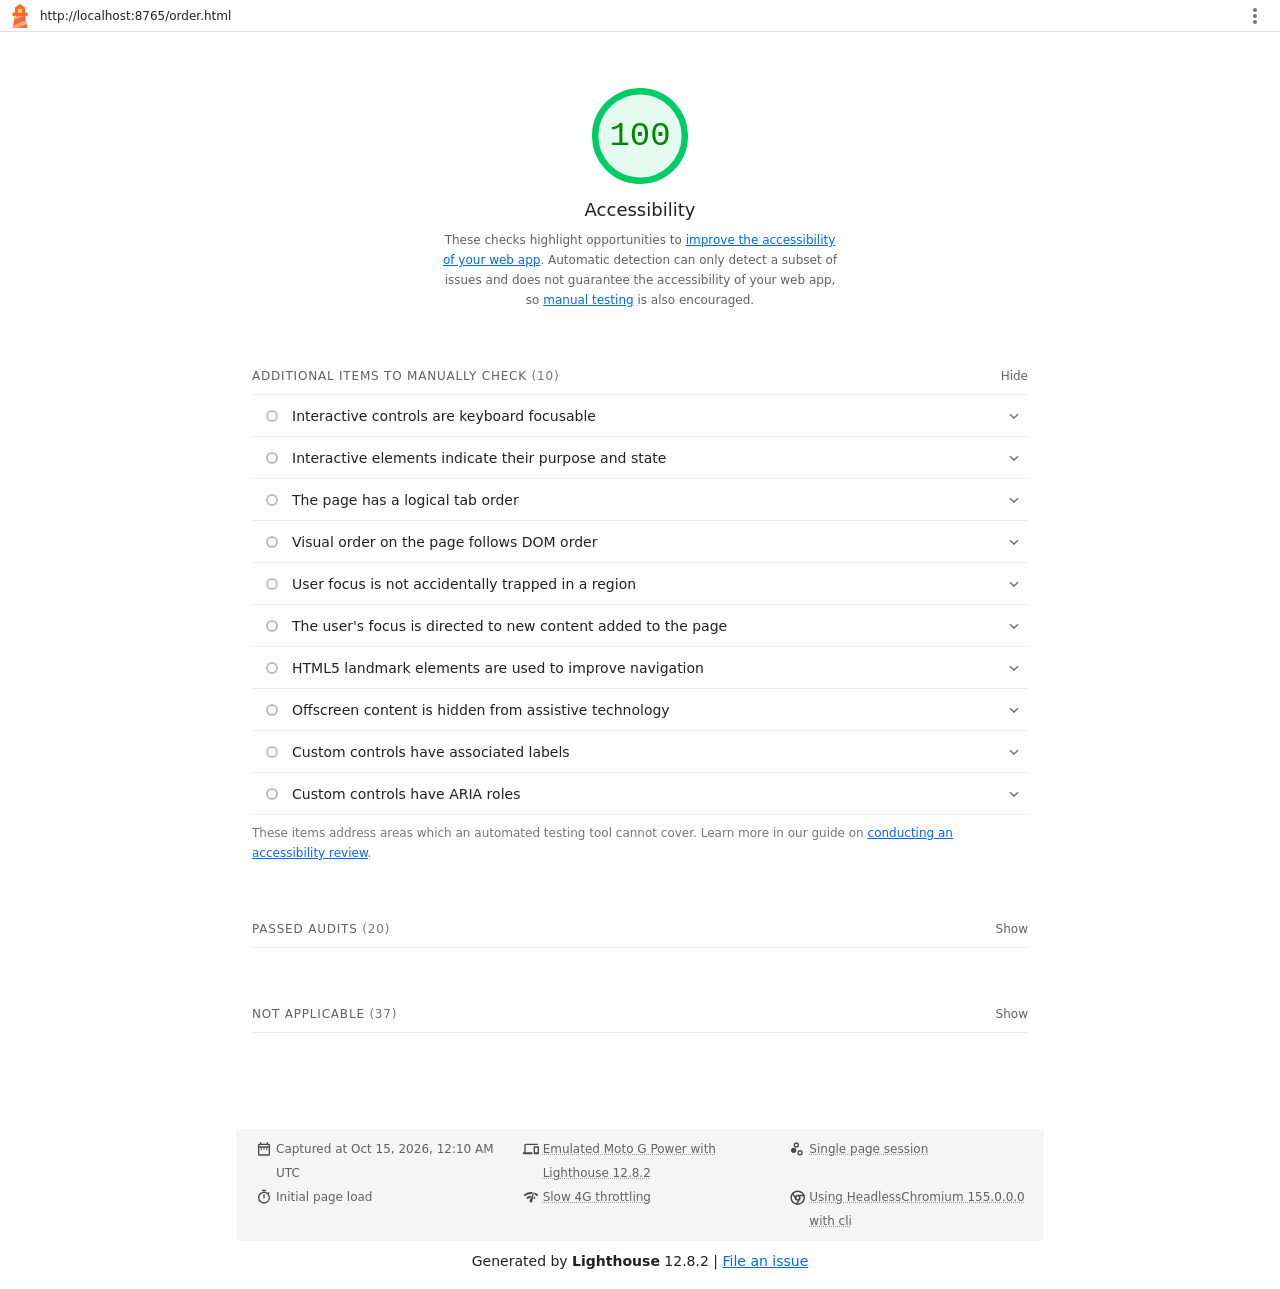
<file: lighthouse/accessibility-report-order.html>
<!--
@license
Copyright 2018 Google LLC
SPDX-License-Identifier: Apache-2.0
-->
<!doctype html>
<html lang="en">
<head>
  <meta charset="utf-8">
  <meta name="viewport" content="width=device-width, initial-scale=1, minimum-scale=1">
  <link rel="icon" href='data:image/svg+xml;utf8,<svg fill="none" xmlns="http://www.w3.org/2000/svg" viewBox="0 0 48 48"><path d="m14 7 10-7 10 7v10h5v7h-5l5 24H9l5-24H9v-7h5V7Z" fill="%23F63"/><path d="M31.561 24H14l-1.689 8.105L31.561 24ZM18.983 48H9l1.022-4.907L35.723 32.27l1.663 7.98L18.983 48Z" fill="%23FFA385"/><path fill="%23FF3" d="M20.5 10h7v7h-7z"/></svg>'>
  <title>Lighthouse Report</title>
  <style>body {margin: 0}</style>
</head>
<body>
  <noscript>Lighthouse report requires JavaScript. Please enable.</noscript>

  <div id="lh-log"></div>

  <script>window.__LIGHTHOUSE_JSON__ = {"lighthouseVersion":"12.8.2","requestedUrl":"http://localhost:8765/order.html","mainDocumentUrl":"http://localhost:8765/order.html","finalDisplayedUrl":"http://localhost:8765/order.html","finalUrl":"http://localhost:8765/order.html","fetchTime":"2026-10-15T00:10:30.703Z","gatherMode":"navigation","runWarnings":[],"userAgent":"Mozilla/5.0 (Macintosh; Intel Mac OS X 10_15_7) AppleWebKit/537.36 (KHTML, like Gecko) HeadlessChrome/155.0.0.0 Safari/537.36","environment":{"networkUserAgent":"Mozilla/5.0 (Linux; Android 11; moto g power (2022)) AppleWebKit/537.36 (KHTML, like Gecko) Chrome/136.0.0.0 Mobile Safari/537.36","hostUserAgent":"Mozilla/5.0 (Macintosh; Intel Mac OS X 10_15_7) AppleWebKit/537.36 (KHTML, like Gecko) HeadlessChrome/155.0.0.0 Safari/537.36","benchmarkIndex":4196.5,"credits":{"axe-core":"4.14.0"}},"audits":{"accesskeys":{"id":"accesskeys","title":"`[accesskey]` values are unique","description":"Access keys let users quickly focus a part of the page. For proper navigation, each access key must be unique. [Learn more about access keys](https://dequeuniversity.com/rules/axe/4.10/accesskeys).","score":null,"scoreDisplayMode":"notApplicable"},"aria-allowed-attr":{"id":"aria-allowed-attr","title":"`[aria-*]` attributes match their roles","description":"Each ARIA `role` supports a specific subset of `aria-*` attributes. Mismatching these invalidates the `aria-*` attributes. [Learn how to match ARIA attributes to their roles](https://dequeuniversity.com/rules/axe/4.10/aria-allowed-attr).","score":1,"scoreDisplayMode":"binary","details":{"type":"table","headings":[{"key":"node","valueType":"node","subItemsHeading":{"key":"relatedNode","valueType":"node"},"label":"Failing Elements"}],"items":[]}},"aria-allowed-role":{"id":"aria-allowed-role","title":"Uses ARIA roles only on compatible elements","description":"Many HTML elements can only be assigned certain ARIA roles. Using ARIA roles where they are not allowed can interfere with the accessibility of the web page. [Learn more about ARIA roles](https://dequeuniversity.com/rules/axe/4.10/aria-allowed-role).","score":1,"scoreDisplayMode":"binary","details":{"type":"table","headings":[{"key":"node","valueType":"node","subItemsHeading":{"key":"relatedNode","valueType":"node"},"label":"Failing Elements"}],"items":[]}},"aria-command-name":{"id":"aria-command-name","title":"`button`, `link`, and `menuitem` elements have accessible names","description":"When an element doesn't have an accessible name, screen readers announce it with a generic name, making it unusable for users who rely on screen readers. [Learn how to make command elements more accessible](https://dequeuniversity.com/rules/axe/4.10/aria-command-name).","score":null,"scoreDisplayMode":"notApplicable"},"aria-conditional-attr":{"id":"aria-conditional-attr","title":"ARIA attributes are used as specified for the element's role","description":"Some ARIA attributes are only allowed on an element under certain conditions. [Learn more about conditional ARIA attributes](https://dequeuniversity.com/rules/axe/4.10/aria-conditional-attr).","score":1,"scoreDisplayMode":"binary","details":{"type":"table","headings":[{"key":"node","valueType":"node","subItemsHeading":{"key":"relatedNode","valueType":"node"},"label":"Failing Elements"}],"items":[]}},"aria-deprecated-role":{"id":"aria-deprecated-role","title":"Deprecated ARIA roles were not used","description":"Deprecated ARIA roles may not be processed correctly by assistive technology. [Learn more about deprecated ARIA roles](https://dequeuniversity.com/rules/axe/4.10/aria-deprecated-role).","score":null,"scoreDisplayMode":"notApplicable"},"aria-dialog-name":{"id":"aria-dialog-name","title":"Elements with `role=\"dialog\"` or `role=\"alertdialog\"` have accessible names.","description":"ARIA dialog elements without accessible names may prevent screen readers users from discerning the purpose of these elements. [Learn how to make ARIA dialog elements more accessible](https://dequeuniversity.com/rules/axe/4.10/aria-dialog-name).","score":null,"scoreDisplayMode":"notApplicable"},"aria-hidden-body":{"id":"aria-hidden-body","title":"`[aria-hidden=\"true\"]` is not present on the document `\u003cbody>`","description":"Assistive technologies, like screen readers, work inconsistently when `aria-hidden=\"true\"` is set on the document `\u003cbody>`. [Learn how `aria-hidden` affects the document body](https://dequeuniversity.com/rules/axe/4.10/aria-hidden-body).","score":1,"scoreDisplayMode":"binary","details":{"type":"table","headings":[{"key":"node","valueType":"node","subItemsHeading":{"key":"relatedNode","valueType":"node"},"label":"Failing Elements"}],"items":[]}},"aria-hidden-focus":{"id":"aria-hidden-focus","title":"`[aria-hidden=\"true\"]` elements do not contain focusable descendents","description":"Focusable descendents within an `[aria-hidden=\"true\"]` element prevent those interactive elements from being available to users of assistive technologies like screen readers. [Learn how `aria-hidden` affects focusable elements](https://dequeuniversity.com/rules/axe/4.10/aria-hidden-focus).","score":null,"scoreDisplayMode":"notApplicable"},"aria-input-field-name":{"id":"aria-input-field-name","title":"ARIA input fields have accessible names","description":"When an input field doesn't have an accessible name, screen readers announce it with a generic name, making it unusable for users who rely on screen readers. [Learn more about input field labels](https://dequeuniversity.com/rules/axe/4.10/aria-input-field-name).","score":null,"scoreDisplayMode":"notApplicable"},"aria-meter-name":{"id":"aria-meter-name","title":"ARIA `meter` elements have accessible names","description":"When a meter element doesn't have an accessible name, screen readers announce it with a generic name, making it unusable for users who rely on screen readers. [Learn how to name `meter` elements](https://dequeuniversity.com/rules/axe/4.10/aria-meter-name).","score":null,"scoreDisplayMode":"notApplicable"},"aria-progressbar-name":{"id":"aria-progressbar-name","title":"ARIA `progressbar` elements have accessible names","description":"When a `progressbar` element doesn't have an accessible name, screen readers announce it with a generic name, making it unusable for users who rely on screen readers. [Learn how to label `progressbar` elements](https://dequeuniversity.com/rules/axe/4.10/aria-progressbar-name).","score":null,"scoreDisplayMode":"notApplicable"},"aria-prohibited-attr":{"id":"aria-prohibited-attr","title":"Elements use only permitted ARIA attributes","description":"Using ARIA attributes in roles where they are prohibited can mean that important information is not communicated to users of assistive technologies. [Learn more about prohibited ARIA roles](https://dequeuniversity.com/rules/axe/4.10/aria-prohibited-attr).","score":1,"scoreDisplayMode":"binary","details":{"type":"table","headings":[{"key":"node","valueType":"node","subItemsHeading":{"key":"relatedNode","valueType":"node"},"label":"Failing Elements"}],"items":[]}},"aria-required-attr":{"id":"aria-required-attr","title":"`[role]`s have all required `[aria-*]` attributes","description":"Some ARIA roles have required attributes that describe the state of the element to screen readers. [Learn more about roles and required attributes](https://dequeuniversity.com/rules/axe/4.10/aria-required-attr).","score":null,"scoreDisplayMode":"notApplicable"},"aria-required-children":{"id":"aria-required-children","title":"Elements with an ARIA `[role]` that require children to contain a specific `[role]` have all required children.","description":"Some ARIA parent roles must contain specific child roles to perform their intended accessibility functions. [Learn more about roles and required children elements](https://dequeuniversity.com/rules/axe/4.10/aria-required-children).","score":null,"scoreDisplayMode":"notApplicable"},"aria-required-parent":{"id":"aria-required-parent","title":"`[role]`s are contained by their required parent element","description":"Some ARIA child roles must be contained by specific parent roles to properly perform their intended accessibility functions. [Learn more about ARIA roles and required parent element](https://dequeuniversity.com/rules/axe/4.10/aria-required-parent).","score":null,"scoreDisplayMode":"notApplicable"},"aria-roles":{"id":"aria-roles","title":"`[role]` values are valid","description":"ARIA roles must have valid values in order to perform their intended accessibility functions. [Learn more about valid ARIA roles](https://dequeuniversity.com/rules/axe/4.10/aria-roles).","score":null,"scoreDisplayMode":"notApplicable"},"aria-text":{"id":"aria-text","title":"Elements with the `role=text` attribute do not have focusable descendents.","description":"Adding `role=text` around a text node split by markup enables VoiceOver to treat it as one phrase, but the element's focusable descendents will not be announced. [Learn more about the `role=text` attribute](https://dequeuniversity.com/rules/axe/4.10/aria-text).","score":null,"scoreDisplayMode":"notApplicable"},"aria-toggle-field-name":{"id":"aria-toggle-field-name","title":"ARIA toggle fields have accessible names","description":"When a toggle field doesn't have an accessible name, screen readers announce it with a generic name, making it unusable for users who rely on screen readers. [Learn more about toggle fields](https://dequeuniversity.com/rules/axe/4.10/aria-toggle-field-name).","score":null,"scoreDisplayMode":"notApplicable"},"aria-tooltip-name":{"id":"aria-tooltip-name","title":"ARIA `tooltip` elements have accessible names","description":"When a tooltip element doesn't have an accessible name, screen readers announce it with a generic name, making it unusable for users who rely on screen readers. [Learn how to name `tooltip` elements](https://dequeuniversity.com/rules/axe/4.10/aria-tooltip-name).","score":null,"scoreDisplayMode":"notApplicable"},"aria-treeitem-name":{"id":"aria-treeitem-name","title":"ARIA `treeitem` elements have accessible names","description":"When a `treeitem` element doesn't have an accessible name, screen readers announce it with a generic name, making it unusable for users who rely on screen readers. [Learn more about labeling `treeitem` elements](https://dequeuniversity.com/rules/axe/4.10/aria-treeitem-name).","score":null,"scoreDisplayMode":"notApplicable"},"aria-valid-attr-value":{"id":"aria-valid-attr-value","title":"`[aria-*]` attributes have valid values","description":"Assistive technologies, like screen readers, can't interpret ARIA attributes with invalid values. [Learn more about valid values for ARIA attributes](https://dequeuniversity.com/rules/axe/4.10/aria-valid-attr-value).","score":1,"scoreDisplayMode":"binary","details":{"type":"table","headings":[{"key":"node","valueType":"node","subItemsHeading":{"key":"relatedNode","valueType":"node"},"label":"Failing Elements"}],"items":[]}},"aria-valid-attr":{"id":"aria-valid-attr","title":"`[aria-*]` attributes are valid and not misspelled","description":"Assistive technologies, like screen readers, can't interpret ARIA attributes with invalid names. [Learn more about valid ARIA attributes](https://dequeuniversity.com/rules/axe/4.10/aria-valid-attr).","score":1,"scoreDisplayMode":"binary","details":{"type":"table","headings":[{"key":"node","valueType":"node","subItemsHeading":{"key":"relatedNode","valueType":"node"},"label":"Failing Elements"}],"items":[]}},"button-name":{"id":"button-name","title":"Buttons have an accessible name","description":"When a button doesn't have an accessible name, screen readers announce it as \"button\", making it unusable for users who rely on screen readers. [Learn how to make buttons more accessible](https://dequeuniversity.com/rules/axe/4.10/button-name).","score":1,"scoreDisplayMode":"binary","details":{"type":"table","headings":[{"key":"node","valueType":"node","subItemsHeading":{"key":"relatedNode","valueType":"node"},"label":"Failing Elements"}],"items":[]}},"bypass":{"id":"bypass","title":"The page contains a heading, skip link, or landmark region","description":"Adding ways to bypass repetitive content lets keyboard users navigate the page more efficiently. [Learn more about bypass blocks](https://dequeuniversity.com/rules/axe/4.10/bypass).","score":null,"scoreDisplayMode":"notApplicable"},"color-contrast":{"id":"color-contrast","title":"Background and foreground colors have a sufficient contrast ratio","description":"Low-contrast text is difficult or impossible for many users to read. [Learn how to provide sufficient color contrast](https://dequeuniversity.com/rules/axe/4.10/color-contrast).","score":1,"scoreDisplayMode":"binary","details":{"type":"table","headings":[{"key":"node","valueType":"node","subItemsHeading":{"key":"relatedNode","valueType":"node"},"label":"Failing Elements"}],"items":[]}},"definition-list":{"id":"definition-list","title":"`\u003cdl>`'s contain only properly-ordered `\u003cdt>` and `\u003cdd>` groups, `\u003cscript>`, `\u003ctemplate>` or `\u003cdiv>` elements.","description":"When definition lists are not properly marked up, screen readers may produce confusing or inaccurate output. [Learn how to structure definition lists correctly](https://dequeuniversity.com/rules/axe/4.10/definition-list).","score":null,"scoreDisplayMode":"notApplicable"},"dlitem":{"id":"dlitem","title":"Definition list items are wrapped in `\u003cdl>` elements","description":"Definition list items (`\u003cdt>` and `\u003cdd>`) must be wrapped in a parent `\u003cdl>` element to ensure that screen readers can properly announce them. [Learn how to structure definition lists correctly](https://dequeuniversity.com/rules/axe/4.10/dlitem).","score":null,"scoreDisplayMode":"notApplicable"},"document-title":{"id":"document-title","title":"Document has a `\u003ctitle>` element","description":"The title gives screen reader users an overview of the page, and search engine users rely on it heavily to determine if a page is relevant to their search. [Learn more about document titles](https://dequeuniversity.com/rules/axe/4.10/document-title).","score":1,"scoreDisplayMode":"binary","details":{"type":"table","headings":[{"key":"node","valueType":"node","subItemsHeading":{"key":"relatedNode","valueType":"node"},"label":"Failing Elements"}],"items":[]}},"duplicate-id-aria":{"id":"duplicate-id-aria","title":"ARIA IDs are unique","description":"The value of an ARIA ID must be unique to prevent other instances from being overlooked by assistive technologies. [Learn how to fix duplicate ARIA IDs](https://dequeuniversity.com/rules/axe/4.10/duplicate-id-aria).","score":null,"scoreDisplayMode":"notApplicable"},"empty-heading":{"id":"empty-heading","title":"All heading elements contain content.","description":"A heading with no content or inaccessible text prevent screen reader users from accessing information on the page's structure. [Learn more about headings](https://dequeuniversity.com/rules/axe/4.10/empty-heading).","score":null,"scoreDisplayMode":"notApplicable"},"form-field-multiple-labels":{"id":"form-field-multiple-labels","title":"No form fields have multiple labels","description":"Form fields with multiple labels can be confusingly announced by assistive technologies like screen readers which use either the first, the last, or all of the labels. [Learn how to use form labels](https://dequeuniversity.com/rules/axe/4.10/form-field-multiple-labels).","score":null,"scoreDisplayMode":"notApplicable"},"frame-title":{"id":"frame-title","title":"`\u003cframe>` or `\u003ciframe>` elements have a title","description":"Screen reader users rely on frame titles to describe the contents of frames. [Learn more about frame titles](https://dequeuniversity.com/rules/axe/4.10/frame-title).","score":null,"scoreDisplayMode":"notApplicable"},"heading-order":{"id":"heading-order","title":"Heading elements appear in a sequentially-descending order","description":"Properly ordered headings that do not skip levels convey the semantic structure of the page, making it easier to navigate and understand when using assistive technologies. [Learn more about heading order](https://dequeuniversity.com/rules/axe/4.10/heading-order).","score":1,"scoreDisplayMode":"binary","details":{"type":"table","headings":[{"key":"node","valueType":"node","subItemsHeading":{"key":"relatedNode","valueType":"node"},"label":"Failing Elements"}],"items":[]}},"html-has-lang":{"id":"html-has-lang","title":"`\u003chtml>` element has a `[lang]` attribute","description":"If a page doesn't specify a `lang` attribute, a screen reader assumes that the page is in the default language that the user chose when setting up the screen reader. If the page isn't actually in the default language, then the screen reader might not announce the page's text correctly. [Learn more about the `lang` attribute](https://dequeuniversity.com/rules/axe/4.10/html-has-lang).","score":1,"scoreDisplayMode":"binary","details":{"type":"table","headings":[{"key":"node","valueType":"node","subItemsHeading":{"key":"relatedNode","valueType":"node"},"label":"Failing Elements"}],"items":[]}},"html-lang-valid":{"id":"html-lang-valid","title":"`\u003chtml>` element has a valid value for its `[lang]` attribute","description":"Specifying a valid [BCP 47 language](https://www.w3.org/International/questions/qa-choosing-language-tags#question) helps screen readers announce text properly. [Learn how to use the `lang` attribute](https://dequeuniversity.com/rules/axe/4.10/html-lang-valid).","score":1,"scoreDisplayMode":"binary","details":{"type":"table","headings":[{"key":"node","valueType":"node","subItemsHeading":{"key":"relatedNode","valueType":"node"},"label":"Failing Elements"}],"items":[]}},"html-xml-lang-mismatch":{"id":"html-xml-lang-mismatch","title":"`\u003chtml>` element has an `[xml:lang]` attribute with the same base language as the `[lang]` attribute.","description":"If the webpage does not specify a consistent language, then the screen reader might not announce the page's text correctly. [Learn more about the `lang` attribute](https://dequeuniversity.com/rules/axe/4.10/html-xml-lang-mismatch).","score":null,"scoreDisplayMode":"notApplicable"},"identical-links-same-purpose":{"id":"identical-links-same-purpose","title":"Identical links have the same purpose.","description":"Links with the same destination should have the same description, to help users understand the link's purpose and decide whether to follow it. [Learn more about identical links](https://dequeuniversity.com/rules/axe/4.10/identical-links-same-purpose).","score":null,"scoreDisplayMode":"notApplicable"},"image-alt":{"id":"image-alt","title":"Image elements have `[alt]` attributes","description":"Informative elements should aim for short, descriptive alternate text. Decorative elements can be ignored with an empty alt attribute. [Learn more about the `alt` attribute](https://dequeuniversity.com/rules/axe/4.10/image-alt).","score":null,"scoreDisplayMode":"notApplicable"},"image-redundant-alt":{"id":"image-redundant-alt","title":"Image elements do not have `[alt]` attributes that are redundant text.","description":"Informative elements should aim for short, descriptive alternative text. Alternative text that is exactly the same as the text adjacent to the link or image is potentially confusing for screen reader users, because the text will be read twice. [Learn more about the `alt` attribute](https://dequeuniversity.com/rules/axe/4.10/image-redundant-alt).","score":null,"scoreDisplayMode":"notApplicable"},"input-button-name":{"id":"input-button-name","title":"Input buttons have discernible text.","description":"Adding discernable and accessible text to input buttons may help screen reader users understand the purpose of the input button. [Learn more about input buttons](https://dequeuniversity.com/rules/axe/4.10/input-button-name).","score":null,"scoreDisplayMode":"notApplicable"},"input-image-alt":{"id":"input-image-alt","title":"`\u003cinput type=\"image\">` elements have `[alt]` text","description":"When an image is being used as an `\u003cinput>` button, providing alternative text can help screen reader users understand the purpose of the button. [Learn about input image alt text](https://dequeuniversity.com/rules/axe/4.10/input-image-alt).","score":null,"scoreDisplayMode":"notApplicable"},"label-content-name-mismatch":{"id":"label-content-name-mismatch","title":"Elements with visible text labels have matching accessible names.","description":"Visible text labels that do not match the accessible name can result in a confusing experience for screen reader users. [Learn more about accessible names](https://dequeuniversity.com/rules/axe/4.10/label-content-name-mismatch).","score":1,"scoreDisplayMode":"binary","details":{"type":"table","headings":[{"key":"node","valueType":"node","subItemsHeading":{"key":"relatedNode","valueType":"node"},"label":"Failing Elements"}],"items":[]}},"label":{"id":"label","title":"Form elements have associated labels","description":"Labels ensure that form controls are announced properly by assistive technologies, like screen readers. [Learn more about form element labels](https://dequeuniversity.com/rules/axe/4.10/label).","score":1,"scoreDisplayMode":"binary","details":{"type":"table","headings":[{"key":"node","valueType":"node","subItemsHeading":{"key":"relatedNode","valueType":"node"},"label":"Failing Elements"}],"items":[]}},"landmark-one-main":{"id":"landmark-one-main","title":"Document has a main landmark.","description":"One main landmark helps screen reader users navigate a web page. [Learn more about landmarks](https://dequeuniversity.com/rules/axe/4.10/landmark-one-main).","score":null,"scoreDisplayMode":"notApplicable"},"link-name":{"id":"link-name","title":"Links have a discernible name","description":"Link text (and alternate text for images, when used as links) that is discernible, unique, and focusable improves the navigation experience for screen reader users. [Learn how to make links accessible](https://dequeuniversity.com/rules/axe/4.10/link-name).","score":1,"scoreDisplayMode":"binary","details":{"type":"table","headings":[{"key":"node","valueType":"node","subItemsHeading":{"key":"relatedNode","valueType":"node"},"label":"Failing Elements"}],"items":[]}},"link-in-text-block":{"id":"link-in-text-block","title":"Links are distinguishable without relying on color.","description":"Low-contrast text is difficult or impossible for many users to read. Link text that is discernible improves the experience for users with low vision. [Learn how to make links distinguishable](https://dequeuniversity.com/rules/axe/4.10/link-in-text-block).","score":null,"scoreDisplayMode":"notApplicable"},"list":{"id":"list","title":"Lists contain only `\u003cli>` elements and script supporting elements (`\u003cscript>` and `\u003ctemplate>`).","description":"Screen readers have a specific way of announcing lists. Ensuring proper list structure aids screen reader output. [Learn more about proper list structure](https://dequeuniversity.com/rules/axe/4.10/list).","score":null,"scoreDisplayMode":"notApplicable"},"listitem":{"id":"listitem","title":"List items (`\u003cli>`) are contained within `\u003cul>`, `\u003col>` or `\u003cmenu>` parent elements","description":"Screen readers require list items (`\u003cli>`) to be contained within a parent `\u003cul>`, `\u003col>` or `\u003cmenu>` to be announced properly. [Learn more about proper list structure](https://dequeuniversity.com/rules/axe/4.10/listitem).","score":null,"scoreDisplayMode":"notApplicable"},"meta-refresh":{"id":"meta-refresh","title":"The document does not use `\u003cmeta http-equiv=\"refresh\">`","description":"Users do not expect a page to refresh automatically, and doing so will move focus back to the top of the page. This may create a frustrating or confusing experience. [Learn more about the refresh meta tag](https://dequeuniversity.com/rules/axe/4.10/meta-refresh).","score":null,"scoreDisplayMode":"notApplicable"},"meta-viewport":{"id":"meta-viewport","title":"`[user-scalable=\"no\"]` is not used in the `\u003cmeta name=\"viewport\">` element and the `[maximum-scale]` attribute is not less than 5.","description":"Disabling zooming is problematic for users with low vision who rely on screen magnification to properly see the contents of a web page. [Learn more about the viewport meta tag](https://dequeuniversity.com/rules/axe/4.10/meta-viewport).","score":1,"scoreDisplayMode":"binary","details":{"type":"table","headings":[{"key":"node","valueType":"node","subItemsHeading":{"key":"relatedNode","valueType":"node"},"label":"Failing Elements"}],"items":[]}},"object-alt":{"id":"object-alt","title":"`\u003cobject>` elements have alternate text","description":"Screen readers cannot translate non-text content. Adding alternate text to `\u003cobject>` elements helps screen readers convey meaning to users. [Learn more about alt text for `object` elements](https://dequeuniversity.com/rules/axe/4.10/object-alt).","score":null,"scoreDisplayMode":"notApplicable"},"select-name":{"id":"select-name","title":"Select elements have associated label elements.","description":"Form elements without effective labels can create frustrating experiences for screen reader users. [Learn more about the `select` element](https://dequeuniversity.com/rules/axe/4.10/select-name).","score":1,"scoreDisplayMode":"binary","details":{"type":"table","headings":[{"key":"node","valueType":"node","subItemsHeading":{"key":"relatedNode","valueType":"node"},"label":"Failing Elements"}],"items":[]}},"skip-link":{"id":"skip-link","title":"Skip links are focusable.","description":"Including a skip link can help users skip to the main content to save time. [Learn more about skip links](https://dequeuniversity.com/rules/axe/4.10/skip-link).","score":1,"scoreDisplayMode":"binary","details":{"type":"table","headings":[{"key":"node","valueType":"node","subItemsHeading":{"key":"relatedNode","valueType":"node"},"label":"Failing Elements"}],"items":[]}},"tabindex":{"id":"tabindex","title":"No element has a `[tabindex]` value greater than 0","description":"A value greater than 0 implies an explicit navigation ordering. Although technically valid, this often creates frustrating experiences for users who rely on assistive technologies. [Learn more about the `tabindex` attribute](https://dequeuniversity.com/rules/axe/4.10/tabindex).","score":1,"scoreDisplayMode":"binary","details":{"type":"table","headings":[{"key":"node","valueType":"node","subItemsHeading":{"key":"relatedNode","valueType":"node"},"label":"Failing Elements"}],"items":[]}},"table-duplicate-name":{"id":"table-duplicate-name","title":"Tables have different content in the summary attribute and `\u003ccaption>`.","description":"The summary attribute should describe the table structure, while `\u003ccaption>` should have the onscreen title. Accurate table mark-up helps users of screen readers. [Learn more about summary and caption](https://dequeuniversity.com/rules/axe/4.10/table-duplicate-name).","score":null,"scoreDisplayMode":"notApplicable"},"table-fake-caption":{"id":"table-fake-caption","title":"Tables use `\u003ccaption>` instead of cells with the `[colspan]` attribute to indicate a caption.","description":"Screen readers have features to make navigating tables easier. Ensuring that tables use the actual caption element instead of cells with the `[colspan]` attribute may improve the experience for screen reader users. [Learn more about captions](https://dequeuniversity.com/rules/axe/4.10/table-fake-caption).","score":null,"scoreDisplayMode":"notApplicable"},"target-size":{"id":"target-size","title":"Touch targets have sufficient size and spacing.","description":"Touch targets with sufficient size and spacing help users who may have difficulty targeting small controls to activate the targets. [Learn more about touch targets](https://dequeuniversity.com/rules/axe/4.10/target-size).","score":1,"scoreDisplayMode":"binary","details":{"type":"table","headings":[{"key":"node","valueType":"node","subItemsHeading":{"key":"relatedNode","valueType":"node"},"label":"Failing Elements"}],"items":[]}},"td-has-header":{"id":"td-has-header","title":"`\u003ctd>` elements in a large `\u003ctable>` have one or more table headers.","description":"Screen readers have features to make navigating tables easier. Ensuring that `\u003ctd>` elements in a large table (3 or more cells in width and height) have an associated table header may improve the experience for screen reader users. [Learn more about table headers](https://dequeuniversity.com/rules/axe/4.10/td-has-header).","score":null,"scoreDisplayMode":"notApplicable"},"td-headers-attr":{"id":"td-headers-attr","title":"Cells in a `\u003ctable>` element that use the `[headers]` attribute refer to table cells within the same table.","description":"Screen readers have features to make navigating tables easier. Ensuring `\u003ctd>` cells using the `[headers]` attribute only refer to other cells in the same table may improve the experience for screen reader users. [Learn more about the `headers` attribute](https://dequeuniversity.com/rules/axe/4.10/td-headers-attr).","score":null,"scoreDisplayMode":"notApplicable"},"th-has-data-cells":{"id":"th-has-data-cells","title":"`\u003cth>` elements and elements with `[role=\"columnheader\"/\"rowheader\"]` have data cells they describe.","description":"Screen readers have features to make navigating tables easier. Ensuring table headers always refer to some set of cells may improve the experience for screen reader users. [Learn more about table headers](https://dequeuniversity.com/rules/axe/4.10/th-has-data-cells).","score":null,"scoreDisplayMode":"notApplicable"},"valid-lang":{"id":"valid-lang","title":"`[lang]` attributes have a valid value","description":"Specifying a valid [BCP 47 language](https://www.w3.org/International/questions/qa-choosing-language-tags#question) on elements helps ensure that text is pronounced correctly by a screen reader. [Learn how to use the `lang` attribute](https://dequeuniversity.com/rules/axe/4.10/valid-lang).","score":null,"scoreDisplayMode":"notApplicable"},"video-caption":{"id":"video-caption","title":"`\u003cvideo>` elements contain a `\u003ctrack>` element with `[kind=\"captions\"]`","description":"When a video provides a caption it is easier for deaf and hearing impaired users to access its information. [Learn more about video captions](https://dequeuniversity.com/rules/axe/4.10/video-caption).","score":null,"scoreDisplayMode":"notApplicable"},"custom-controls-labels":{"id":"custom-controls-labels","title":"Custom controls have associated labels","description":"Custom interactive controls have associated labels, provided by aria-label or aria-labelledby. [Learn more about custom controls and labels](https://developer.chrome.com/docs/lighthouse/accessibility/custom-controls-labels/).","score":null,"scoreDisplayMode":"manual"},"custom-controls-roles":{"id":"custom-controls-roles","title":"Custom controls have ARIA roles","description":"Custom interactive controls have appropriate ARIA roles. [Learn how to add roles to custom controls](https://developer.chrome.com/docs/lighthouse/accessibility/custom-control-roles/).","score":null,"scoreDisplayMode":"manual"},"focus-traps":{"id":"focus-traps","title":"User focus is not accidentally trapped in a region","description":"A user can tab into and out of any control or region without accidentally trapping their focus. [Learn how to avoid focus traps](https://developer.chrome.com/docs/lighthouse/accessibility/focus-traps/).","score":null,"scoreDisplayMode":"manual"},"focusable-controls":{"id":"focusable-controls","title":"Interactive controls are keyboard focusable","description":"Custom interactive controls are keyboard focusable and display a focus indicator. [Learn how to make custom controls focusable](https://developer.chrome.com/docs/lighthouse/accessibility/focusable-controls/).","score":null,"scoreDisplayMode":"manual"},"interactive-element-affordance":{"id":"interactive-element-affordance","title":"Interactive elements indicate their purpose and state","description":"Interactive elements, such as links and buttons, should indicate their state and be distinguishable from non-interactive elements. [Learn how to decorate interactive elements with affordance hints](https://developer.chrome.com/docs/lighthouse/accessibility/interactive-element-affordance/).","score":null,"scoreDisplayMode":"manual"},"logical-tab-order":{"id":"logical-tab-order","title":"The page has a logical tab order","description":"Tabbing through the page follows the visual layout. Users cannot focus elements that are offscreen. [Learn more about logical tab ordering](https://developer.chrome.com/docs/lighthouse/accessibility/logical-tab-order/).","score":null,"scoreDisplayMode":"manual"},"managed-focus":{"id":"managed-focus","title":"The user's focus is directed to new content added to the page","description":"If new content, such as a dialog, is added to the page, the user's focus is directed to it. [Learn how to direct focus to new content](https://developer.chrome.com/docs/lighthouse/accessibility/managed-focus/).","score":null,"scoreDisplayMode":"manual"},"offscreen-content-hidden":{"id":"offscreen-content-hidden","title":"Offscreen content is hidden from assistive technology","description":"Offscreen content is hidden with display: none or aria-hidden=true. [Learn how to properly hide offscreen content](https://developer.chrome.com/docs/lighthouse/accessibility/offscreen-content-hidden/).","score":null,"scoreDisplayMode":"manual"},"use-landmarks":{"id":"use-landmarks","title":"HTML5 landmark elements are used to improve navigation","description":"Landmark elements (`\u003cmain>`, `\u003cnav>`, etc.) are used to improve the keyboard navigation of the page for assistive technology. [Learn more about landmark elements](https://developer.chrome.com/docs/lighthouse/accessibility/use-landmarks/).","score":null,"scoreDisplayMode":"manual"},"visual-order-follows-dom":{"id":"visual-order-follows-dom","title":"Visual order on the page follows DOM order","description":"DOM order matches the visual order, improving navigation for assistive technology. [Learn more about DOM and visual ordering](https://developer.chrome.com/docs/lighthouse/accessibility/visual-order-follows-dom/).","score":null,"scoreDisplayMode":"manual"}},"configSettings":{"output":["json","html"],"maxWaitForFcp":30000,"maxWaitForLoad":45000,"pauseAfterFcpMs":1000,"pauseAfterLoadMs":1000,"networkQuietThresholdMs":1000,"cpuQuietThresholdMs":1000,"formFactor":"mobile","throttling":{"rttMs":150,"throughputKbps":1638.4,"requestLatencyMs":562.5,"downloadThroughputKbps":1474.5600000000002,"uploadThroughputKbps":675,"cpuSlowdownMultiplier":4},"throttlingMethod":"simulate","screenEmulation":{"mobile":true,"width":412,"height":823,"deviceScaleFactor":1.75,"disabled":false},"emulatedUserAgent":"Mozilla/5.0 (Linux; Android 11; moto g power (2022)) AppleWebKit/537.36 (KHTML, like Gecko) Chrome/136.0.0.0 Mobile Safari/537.36","auditMode":false,"gatherMode":false,"clearStorageTypes":["file_systems","shader_cache","service_workers","cache_storage"],"disableStorageReset":false,"debugNavigation":false,"channel":"cli","usePassiveGathering":false,"disableFullPageScreenshot":false,"skipAboutBlank":false,"blankPage":"about:blank","ignoreStatusCode":false,"locale":"en-US","blockedUrlPatterns":null,"additionalTraceCategories":null,"extraHeaders":null,"precomputedLanternData":null,"onlyAudits":null,"onlyCategories":["accessibility"],"skipAudits":null},"categories":{"accessibility":{"title":"Accessibility","description":"These checks highlight opportunities to [improve the accessibility of your web app](https://developer.chrome.com/docs/lighthouse/accessibility/). Automatic detection can only detect a subset of issues and does not guarantee the accessibility of your web app, so [manual testing](https://web.dev/articles/how-to-review) is also encouraged.","manualDescription":"These items address areas which an automated testing tool cannot cover. Learn more in our guide on [conducting an accessibility review](https://web.dev/articles/how-to-review).","supportedModes":["navigation","snapshot"],"auditRefs":[{"id":"accesskeys","weight":0,"group":"a11y-navigation"},{"id":"aria-allowed-attr","weight":10,"group":"a11y-aria"},{"id":"aria-allowed-role","weight":1,"group":"a11y-aria"},{"id":"aria-command-name","weight":0,"group":"a11y-aria"},{"id":"aria-conditional-attr","weight":7,"group":"a11y-aria"},{"id":"aria-deprecated-role","weight":0,"group":"a11y-aria"},{"id":"aria-dialog-name","weight":0,"group":"a11y-aria"},{"id":"aria-hidden-body","weight":10,"group":"a11y-aria"},{"id":"aria-hidden-focus","weight":0,"group":"a11y-aria"},{"id":"aria-input-field-name","weight":0,"group":"a11y-aria"},{"id":"aria-meter-name","weight":0,"group":"a11y-aria"},{"id":"aria-progressbar-name","weight":0,"group":"a11y-aria"},{"id":"aria-prohibited-attr","weight":7,"group":"a11y-aria"},{"id":"aria-required-attr","weight":0,"group":"a11y-aria"},{"id":"aria-required-children","weight":0,"group":"a11y-aria"},{"id":"aria-required-parent","weight":0,"group":"a11y-aria"},{"id":"aria-roles","weight":0,"group":"a11y-aria"},{"id":"aria-text","weight":0,"group":"a11y-aria"},{"id":"aria-toggle-field-name","weight":0,"group":"a11y-aria"},{"id":"aria-tooltip-name","weight":0,"group":"a11y-aria"},{"id":"aria-treeitem-name","weight":0,"group":"a11y-aria"},{"id":"aria-valid-attr-value","weight":10,"group":"a11y-aria"},{"id":"aria-valid-attr","weight":10,"group":"a11y-aria"},{"id":"button-name","weight":10,"group":"a11y-names-labels"},{"id":"bypass","weight":0,"group":"a11y-navigation"},{"id":"color-contrast","weight":7,"group":"a11y-color-contrast"},{"id":"definition-list","weight":0,"group":"a11y-tables-lists"},{"id":"dlitem","weight":0,"group":"a11y-tables-lists"},{"id":"document-title","weight":7,"group":"a11y-names-labels"},{"id":"duplicate-id-aria","weight":0,"group":"a11y-aria"},{"id":"form-field-multiple-labels","weight":0,"group":"a11y-names-labels"},{"id":"frame-title","weight":0,"group":"a11y-names-labels"},{"id":"heading-order","weight":3,"group":"a11y-navigation"},{"id":"html-has-lang","weight":7,"group":"a11y-language"},{"id":"html-lang-valid","weight":7,"group":"a11y-language"},{"id":"html-xml-lang-mismatch","weight":0,"group":"a11y-language"},{"id":"image-alt","weight":0,"group":"a11y-names-labels"},{"id":"image-redundant-alt","weight":0,"group":"a11y-names-labels"},{"id":"input-button-name","weight":0,"group":"a11y-names-labels"},{"id":"input-image-alt","weight":0,"group":"a11y-names-labels"},{"id":"label","weight":7,"group":"a11y-names-labels"},{"id":"link-in-text-block","weight":0,"group":"a11y-color-contrast"},{"id":"link-name","weight":7,"group":"a11y-names-labels"},{"id":"list","weight":0,"group":"a11y-tables-lists"},{"id":"listitem","weight":0,"group":"a11y-tables-lists"},{"id":"meta-refresh","weight":0,"group":"a11y-best-practices"},{"id":"meta-viewport","weight":10,"group":"a11y-best-practices"},{"id":"object-alt","weight":0,"group":"a11y-names-labels"},{"id":"select-name","weight":7,"group":"a11y-names-labels"},{"id":"skip-link","weight":3,"group":"a11y-names-labels"},{"id":"tabindex","weight":7,"group":"a11y-navigation"},{"id":"table-duplicate-name","weight":0,"group":"a11y-tables-lists"},{"id":"target-size","weight":7,"group":"a11y-best-practices"},{"id":"td-headers-attr","weight":0,"group":"a11y-tables-lists"},{"id":"th-has-data-cells","weight":0,"group":"a11y-tables-lists"},{"id":"valid-lang","weight":0,"group":"a11y-language"},{"id":"video-caption","weight":0,"group":"a11y-audio-video"},{"id":"focusable-controls","weight":0},{"id":"interactive-element-affordance","weight":0},{"id":"logical-tab-order","weight":0},{"id":"visual-order-follows-dom","weight":0},{"id":"focus-traps","weight":0},{"id":"managed-focus","weight":0},{"id":"use-landmarks","weight":0},{"id":"offscreen-content-hidden","weight":0},{"id":"custom-controls-labels","weight":0},{"id":"custom-controls-roles","weight":0},{"id":"empty-heading","weight":0,"group":"hidden"},{"id":"identical-links-same-purpose","weight":0,"group":"hidden"},{"id":"landmark-one-main","weight":0,"group":"hidden"},{"id":"label-content-name-mismatch","weight":0,"group":"hidden"},{"id":"table-fake-caption","weight":0,"group":"hidden"},{"id":"td-has-header","weight":0,"group":"hidden"}],"id":"accessibility","score":1}},"categoryGroups":{"metrics":{"title":"Metrics"},"insights":{"title":"Insights","description":"These insights are also available in the Chrome DevTools Performance Panel - [record a trace](https://developer.chrome.com/docs/devtools/performance/reference) to view more detailed information."},"diagnostics":{"title":"Diagnostics","description":"More information about the performance of your application. These numbers don't [directly affect](https://developer.chrome.com/docs/lighthouse/performance/performance-scoring/) the Performance score."},"a11y-best-practices":{"title":"Best practices","description":"These items highlight common accessibility best practices."},"a11y-color-contrast":{"title":"Contrast","description":"These are opportunities to improve the legibility of your content."},"a11y-names-labels":{"title":"Names and labels","description":"These are opportunities to improve the semantics of the controls in your application. This may enhance the experience for users of assistive technology, like a screen reader."},"a11y-navigation":{"title":"Navigation","description":"These are opportunities to improve keyboard navigation in your application."},"a11y-aria":{"title":"ARIA","description":"These are opportunities to improve the usage of ARIA in your application which may enhance the experience for users of assistive technology, like a screen reader."},"a11y-language":{"title":"Internationalization and localization","description":"These are opportunities to improve the interpretation of your content by users in different locales."},"a11y-audio-video":{"title":"Audio and video","description":"These are opportunities to provide alternative content for audio and video. This may improve the experience for users with hearing or vision impairments."},"a11y-tables-lists":{"title":"Tables and lists","description":"These are opportunities to improve the experience of reading tabular or list data using assistive technology, like a screen reader."},"seo-mobile":{"title":"Mobile Friendly","description":"Make sure your pages are mobile friendly so users don’t have to pinch or zoom in order to read the content pages. [Learn how to make pages mobile-friendly](https://developers.google.com/search/mobile-sites/)."},"seo-content":{"title":"Content Best Practices","description":"Format your HTML in a way that enables crawlers to better understand your app’s content."},"seo-crawl":{"title":"Crawling and Indexing","description":"To appear in search results, crawlers need access to your app."},"best-practices-trust-safety":{"title":"Trust and Safety"},"best-practices-ux":{"title":"User Experience"},"best-practices-browser-compat":{"title":"Browser Compatibility"},"best-practices-general":{"title":"General"},"hidden":{"title":""}},"stackPacks":[],"entities":[{"name":"localhost","origins":["http://localhost:8765"],"isFirstParty":true,"isUnrecognized":true}],"fullPageScreenshot":{"screenshot":{"data":"[data-uri]","width":412,"height":1254},"nodes":{"1-0-A":{"id":"","top":1194,"bottom":1238,"left":352,"right":396,"width":44,"height":44}}},"timing":{"entries":[{"startTime":905.55,"name":"lh:config","duration":236.69,"entryType":"measure"},{"startTime":906.57,"name":"lh:config:resolveArtifactsToDefns","duration":25.74,"entryType":"measure"},{"startTime":1142.32,"name":"lh:runner:gather","duration":4656.14,"entryType":"measure"},{"startTime":1175.24,"name":"lh:driver:connect","duration":5.35,"entryType":"measure"},{"startTime":1180.83,"name":"lh:driver:navigate","duration":3.18,"entryType":"measure"},{"startTime":1184.25,"name":"lh:gather:getBenchmarkIndex","duration":1001.63,"entryType":"measure"},{"startTime":2186,"name":"lh:gather:getVersion","duration":0.47,"entryType":"measure"},{"startTime":2186.51,"name":"lh:gather:getDevicePixelRatio","duration":0.44,"entryType":"measure"},{"startTime":2187.38,"name":"lh:prepare:navigationMode","duration":33.08,"entryType":"measure"},{"startTime":2194.58,"name":"lh:storage:clearDataForOrigin","duration":20.76,"entryType":"measure"},{"startTime":2215.38,"name":"lh:storage:clearBrowserCaches","duration":4.39,"entryType":"measure"},{"startTime":2220.07,"name":"lh:gather:prepareThrottlingAndNetwork","duration":0.38,"entryType":"measure"},{"startTime":2225.99,"name":"lh:driver:navigate","duration":2353.06,"entryType":"measure"},{"startTime":4583.43,"name":"lh:computed:NetworkRecords","duration":0.98,"entryType":"measure"},{"startTime":4584.95,"name":"lh:gather:getArtifact:DevtoolsLog","duration":0.07,"entryType":"measure"},{"startTime":4585.04,"name":"lh:gather:getArtifact:Accessibility","duration":116.08,"entryType":"measure"},{"startTime":4701.23,"name":"lh:gather:getArtifact:NetworkUserAgent","duration":0.4,"entryType":"measure"},{"startTime":4701.65,"name":"lh:gather:getArtifact:Stacks","duration":4.87,"entryType":"measure"},{"startTime":4701.7,"name":"lh:gather:collectStacks","duration":4.8,"entryType":"measure"},{"startTime":4706.52,"name":"lh:gather:getArtifact:FullPageScreenshot","duration":1081.4,"entryType":"measure"},{"startTime":5798.6,"name":"lh:runner:audit","duration":66.15,"entryType":"measure"},{"startTime":5798.65,"name":"lh:runner:auditing","duration":65.89,"entryType":"measure"},{"startTime":5799.25,"name":"lh:audit:accesskeys","duration":0.79,"entryType":"measure"},{"startTime":5800.26,"name":"lh:audit:aria-allowed-attr","duration":1.82,"entryType":"measure"},{"startTime":5802.21,"name":"lh:audit:aria-allowed-role","duration":1.64,"entryType":"measure"},{"startTime":5803.98,"name":"lh:audit:aria-command-name","duration":0.49,"entryType":"measure"},{"startTime":5804.58,"name":"lh:audit:aria-conditional-attr","duration":1.24,"entryType":"measure"},{"startTime":5805.9,"name":"lh:audit:aria-deprecated-role","duration":0.29,"entryType":"measure"},{"startTime":5806.27,"name":"lh:audit:aria-dialog-name","duration":0.66,"entryType":"measure"},{"startTime":5807.07,"name":"lh:audit:aria-hidden-body","duration":1.37,"entryType":"measure"},{"startTime":5808.54,"name":"lh:audit:aria-hidden-focus","duration":0.63,"entryType":"measure"},{"startTime":5809.31,"name":"lh:audit:aria-input-field-name","duration":0.39,"entryType":"measure"},{"startTime":5809.78,"name":"lh:audit:aria-meter-name","duration":0.41,"entryType":"measure"},{"startTime":5810.29,"name":"lh:audit:aria-progressbar-name","duration":0.39,"entryType":"measure"},{"startTime":5810.75,"name":"lh:audit:aria-prohibited-attr","duration":1.06,"entryType":"measure"},{"startTime":5811.89,"name":"lh:audit:aria-required-attr","duration":0.37,"entryType":"measure"},{"startTime":5812.33,"name":"lh:audit:aria-required-children","duration":0.43,"entryType":"measure"},{"startTime":5812.83,"name":"lh:audit:aria-required-parent","duration":0.41,"entryType":"measure"},{"startTime":5813.3,"name":"lh:audit:aria-roles","duration":0.4,"entryType":"measure"},{"startTime":5813.78,"name":"lh:audit:aria-text","duration":0.48,"entryType":"measure"},{"startTime":5814.33,"name":"lh:audit:aria-toggle-field-name","duration":0.49,"entryType":"measure"},{"startTime":5814.88,"name":"lh:audit:aria-tooltip-name","duration":0.5,"entryType":"measure"},{"startTime":5815.45,"name":"lh:audit:aria-treeitem-name","duration":0.54,"entryType":"measure"},{"startTime":5816.06,"name":"lh:audit:aria-valid-attr-value","duration":0.93,"entryType":"measure"},{"startTime":5817.05,"name":"lh:audit:aria-valid-attr","duration":0.92,"entryType":"measure"},{"startTime":5818.03,"name":"lh:audit:button-name","duration":0.94,"entryType":"measure"},{"startTime":5819.04,"name":"lh:audit:bypass","duration":1.01,"entryType":"measure"},{"startTime":5820.11,"name":"lh:audit:color-contrast","duration":0.89,"entryType":"measure"},{"startTime":5821.08,"name":"lh:audit:definition-list","duration":0.55,"entryType":"measure"},{"startTime":5821.69,"name":"lh:audit:dlitem","duration":0.54,"entryType":"measure"},{"startTime":5822.28,"name":"lh:audit:document-title","duration":0.89,"entryType":"measure"},{"startTime":5823.24,"name":"lh:audit:duplicate-id-aria","duration":0.98,"entryType":"measure"},{"startTime":5824.3,"name":"lh:audit:empty-heading","duration":0.93,"entryType":"measure"},{"startTime":5825.3,"name":"lh:audit:form-field-multiple-labels","duration":0.92,"entryType":"measure"},{"startTime":5826.28,"name":"lh:audit:frame-title","duration":0.52,"entryType":"measure"},{"startTime":5826.87,"name":"lh:audit:heading-order","duration":0.94,"entryType":"measure"},{"startTime":5827.88,"name":"lh:audit:html-has-lang","duration":0.98,"entryType":"measure"},{"startTime":5828.92,"name":"lh:audit:html-lang-valid","duration":0.92,"entryType":"measure"},{"startTime":5829.91,"name":"lh:audit:html-xml-lang-mismatch","duration":0.58,"entryType":"measure"},{"startTime":5830.56,"name":"lh:audit:identical-links-same-purpose","duration":0.89,"entryType":"measure"},{"startTime":5831.5,"name":"lh:audit:image-alt","duration":0.54,"entryType":"measure"},{"startTime":5832.1,"name":"lh:audit:image-redundant-alt","duration":0.61,"entryType":"measure"},{"startTime":5832.78,"name":"lh:audit:input-button-name","duration":4.8,"entryType":"measure"},{"startTime":5837.66,"name":"lh:audit:input-image-alt","duration":0.79,"entryType":"measure"},{"startTime":5838.54,"name":"lh:audit:label-content-name-mismatch","duration":1.13,"entryType":"measure"},{"startTime":5839.78,"name":"lh:audit:label","duration":1.28,"entryType":"measure"},{"startTime":5841.33,"name":"lh:audit:landmark-one-main","duration":1.98,"entryType":"measure"},{"startTime":5843.39,"name":"lh:audit:link-name","duration":1.17,"entryType":"measure"},{"startTime":5844.65,"name":"lh:audit:link-in-text-block","duration":0.85,"entryType":"measure"},{"startTime":5845.59,"name":"lh:audit:list","duration":0.92,"entryType":"measure"},{"startTime":5846.6,"name":"lh:audit:listitem","duration":0.95,"entryType":"measure"},{"startTime":5847.63,"name":"lh:audit:meta-refresh","duration":0.98,"entryType":"measure"},{"startTime":5848.7,"name":"lh:audit:meta-viewport","duration":1.29,"entryType":"measure"},{"startTime":5850.09,"name":"lh:audit:object-alt","duration":0.94,"entryType":"measure"},{"startTime":5851.1,"name":"lh:audit:select-name","duration":1.17,"entryType":"measure"},{"startTime":5852.34,"name":"lh:audit:skip-link","duration":1.1,"entryType":"measure"},{"startTime":5853.52,"name":"lh:audit:tabindex","duration":1.21,"entryType":"measure"},{"startTime":5854.82,"name":"lh:audit:table-duplicate-name","duration":1.03,"entryType":"measure"},{"startTime":5855.95,"name":"lh:audit:table-fake-caption","duration":1.11,"entryType":"measure"},{"startTime":5857.13,"name":"lh:audit:target-size","duration":1.16,"entryType":"measure"},{"startTime":5858.38,"name":"lh:audit:td-has-header","duration":1.09,"entryType":"measure"},{"startTime":5859.56,"name":"lh:audit:td-headers-attr","duration":1.18,"entryType":"measure"},{"startTime":5860.84,"name":"lh:audit:th-has-data-cells","duration":1.17,"entryType":"measure"},{"startTime":5862.1,"name":"lh:audit:valid-lang","duration":1.09,"entryType":"measure"},{"startTime":5863.27,"name":"lh:audit:video-caption","duration":1.1,"entryType":"measure"},{"startTime":5864.38,"name":"lh:audit:custom-controls-labels","duration":0.09,"entryType":"measure"},{"startTime":5864.47,"name":"lh:audit:custom-controls-roles","duration":0.01,"entryType":"measure"},{"startTime":5864.48,"name":"lh:audit:focus-traps","duration":0,"entryType":"measure"},{"startTime":5864.48,"name":"lh:audit:focusable-controls","duration":0,"entryType":"measure"},{"startTime":5864.49,"name":"lh:audit:interactive-element-affordance","duration":0,"entryType":"measure"},{"startTime":5864.5,"name":"lh:audit:logical-tab-order","duration":0,"entryType":"measure"},{"startTime":5864.5,"name":"lh:audit:managed-focus","duration":0.02,"entryType":"measure"},{"startTime":5864.52,"name":"lh:audit:offscreen-content-hidden","duration":0,"entryType":"measure"},{"startTime":5864.53,"name":"lh:audit:use-landmarks","duration":0.01,"entryType":"measure"},{"startTime":5864.54,"name":"lh:audit:visual-order-follows-dom","duration":0,"entryType":"measure"},{"startTime":5864.55,"name":"lh:runner:generate","duration":0.19,"entryType":"measure"},{"startTime":5864.92,"name":"lh:computed:EntityClassification","duration":0.6,"entryType":"measure"}],"total":4722.29},"i18n":{"rendererFormattedStrings":{"calculatorLink":"See calculator.","collapseView":"Collapse view","crcInitialNavigation":"Initial Navigation","crcLongestDurationLabel":"Maximum critical path latency:","dropdownCopyJSON":"Copy JSON","dropdownDarkTheme":"Toggle Dark Theme","dropdownPrintExpanded":"Print Expanded","dropdownPrintSummary":"Print Summary","dropdownSaveGist":"Save as Gist","dropdownSaveHTML":"Save as HTML","dropdownSaveJSON":"Save as JSON","dropdownViewUnthrottledTrace":"View Unthrottled Trace","dropdownViewer":"Open in Viewer","errorLabel":"Error!","errorMissingAuditInfo":"Report error: no audit information","expandView":"Expand view","firstPartyChipLabel":"1st party","footerIssue":"File an issue","goBackToAudits":"Go back to audits","hide":"Hide","insightsNotice":"Later this year, insights will replace performance audits. [Learn more and provide feedback here](https://github.com/GoogleChrome/lighthouse/discussions/16462).","labDataTitle":"Lab Data","lsPerformanceCategoryDescription":"[Lighthouse](https://developers.google.com/web/tools/lighthouse/) analysis of the current page on an emulated mobile network. Values are estimated and may vary.","manualAuditsGroupTitle":"Additional items to manually check","notApplicableAuditsGroupTitle":"Not applicable","openInANewTabTooltip":"Open in a new tab","opportunityResourceColumnLabel":"Opportunity","opportunitySavingsColumnLabel":"Estimated Savings","passedAuditsGroupTitle":"Passed audits","runtimeAnalysisWindow":"Initial page load","runtimeAnalysisWindowSnapshot":"Point-in-time snapshot","runtimeAnalysisWindowTimespan":"User interactions timespan","runtimeCustom":"Custom throttling","runtimeDesktopEmulation":"Emulated Desktop","runtimeMobileEmulation":"Emulated Moto G Power","runtimeNoEmulation":"No emulation","runtimeSettingsAxeVersion":"Axe version","runtimeSettingsBenchmark":"Unthrottled CPU/Memory Power","runtimeSettingsCPUThrottling":"CPU throttling","runtimeSettingsDevice":"Device","runtimeSettingsNetworkThrottling":"Network throttling","runtimeSettingsScreenEmulation":"Screen emulation","runtimeSettingsUANetwork":"User agent (network)","runtimeSingleLoad":"Single page session","runtimeSingleLoadTooltip":"This data is taken from a single page session, as opposed to field data summarizing many sessions.","runtimeSlow4g":"Slow 4G throttling","runtimeUnknown":"Unknown","show":"Show","showRelevantAudits":"Show audits relevant to:","snippetCollapseButtonLabel":"Collapse snippet","snippetExpandButtonLabel":"Expand snippet","thirdPartyResourcesLabel":"Show 3rd-party resources","throttlingProvided":"Provided by environment","toplevelWarningsMessage":"There were issues affecting this run of Lighthouse:","tryInsights":"Try insights","unattributable":"Unattributable","varianceDisclaimer":"Values are estimated and may vary. The [performance score is calculated](https://developer.chrome.com/docs/lighthouse/performance/performance-scoring/) directly from these metrics.","viewTraceLabel":"View Trace","viewTreemapLabel":"View Treemap","warningAuditsGroupTitle":"Passed audits but with warnings","warningHeader":"Warnings: "},"icuMessagePaths":{"core/audits/accessibility/accesskeys.js | title":["audits.accesskeys.title"],"core/audits/accessibility/accesskeys.js | description":["audits.accesskeys.description"],"core/audits/accessibility/aria-allowed-attr.js | title":["audits[aria-allowed-attr].title"],"core/audits/accessibility/aria-allowed-attr.js | description":["audits[aria-allowed-attr].description"],"core/lib/i18n/i18n.js | columnFailingElem":["audits[aria-allowed-attr].details.headings[0].label","audits[aria-allowed-role].details.headings[0].label","audits[aria-conditional-attr].details.headings[0].label","audits[aria-hidden-body].details.headings[0].label","audits[aria-prohibited-attr].details.headings[0].label","audits[aria-valid-attr-value].details.headings[0].label","audits[aria-valid-attr].details.headings[0].label","audits[button-name].details.headings[0].label","audits[color-contrast].details.headings[0].label","audits[document-title].details.headings[0].label","audits[heading-order].details.headings[0].label","audits[html-has-lang].details.headings[0].label","audits[html-lang-valid].details.headings[0].label","audits[label-content-name-mismatch].details.headings[0].label","audits.label.details.headings[0].label","audits[link-name].details.headings[0].label","audits[meta-viewport].details.headings[0].label","audits[select-name].details.headings[0].label","audits[skip-link].details.headings[0].label","audits.tabindex.details.headings[0].label","audits[target-size].details.headings[0].label"],"core/audits/accessibility/aria-allowed-role.js | title":["audits[aria-allowed-role].title"],"core/audits/accessibility/aria-allowed-role.js | description":["audits[aria-allowed-role].description"],"core/audits/accessibility/aria-command-name.js | title":["audits[aria-command-name].title"],"core/audits/accessibility/aria-command-name.js | description":["audits[aria-command-name].description"],"core/audits/accessibility/aria-conditional-attr.js | title":["audits[aria-conditional-attr].title"],"core/audits/accessibility/aria-conditional-attr.js | description":["audits[aria-conditional-attr].description"],"core/audits/accessibility/aria-deprecated-role.js | title":["audits[aria-deprecated-role].title"],"core/audits/accessibility/aria-deprecated-role.js | description":["audits[aria-deprecated-role].description"],"core/audits/accessibility/aria-dialog-name.js | title":["audits[aria-dialog-name].title"],"core/audits/accessibility/aria-dialog-name.js | description":["audits[aria-dialog-name].description"],"core/audits/accessibility/aria-hidden-body.js | title":["audits[aria-hidden-body].title"],"core/audits/accessibility/aria-hidden-body.js | description":["audits[aria-hidden-body].description"],"core/audits/accessibility/aria-hidden-focus.js | title":["audits[aria-hidden-focus].title"],"core/audits/accessibility/aria-hidden-focus.js | description":["audits[aria-hidden-focus].description"],"core/audits/accessibility/aria-input-field-name.js | title":["audits[aria-input-field-name].title"],"core/audits/accessibility/aria-input-field-name.js | description":["audits[aria-input-field-name].description"],"core/audits/accessibility/aria-meter-name.js | title":["audits[aria-meter-name].title"],"core/audits/accessibility/aria-meter-name.js | description":["audits[aria-meter-name].description"],"core/audits/accessibility/aria-progressbar-name.js | title":["audits[aria-progressbar-name].title"],"core/audits/accessibility/aria-progressbar-name.js | description":["audits[aria-progressbar-name].description"],"core/audits/accessibility/aria-prohibited-attr.js | title":["audits[aria-prohibited-attr].title"],"core/audits/accessibility/aria-prohibited-attr.js | description":["audits[aria-prohibited-attr].description"],"core/audits/accessibility/aria-required-attr.js | title":["audits[aria-required-attr].title"],"core/audits/accessibility/aria-required-attr.js | description":["audits[aria-required-attr].description"],"core/audits/accessibility/aria-required-children.js | title":["audits[aria-required-children].title"],"core/audits/accessibility/aria-required-children.js | description":["audits[aria-required-children].description"],"core/audits/accessibility/aria-required-parent.js | title":["audits[aria-required-parent].title"],"core/audits/accessibility/aria-required-parent.js | description":["audits[aria-required-parent].description"],"core/audits/accessibility/aria-roles.js | title":["audits[aria-roles].title"],"core/audits/accessibility/aria-roles.js | description":["audits[aria-roles].description"],"core/audits/accessibility/aria-text.js | title":["audits[aria-text].title"],"core/audits/accessibility/aria-text.js | description":["audits[aria-text].description"],"core/audits/accessibility/aria-toggle-field-name.js | title":["audits[aria-toggle-field-name].title"],"core/audits/accessibility/aria-toggle-field-name.js | description":["audits[aria-toggle-field-name].description"],"core/audits/accessibility/aria-tooltip-name.js | title":["audits[aria-tooltip-name].title"],"core/audits/accessibility/aria-tooltip-name.js | description":["audits[aria-tooltip-name].description"],"core/audits/accessibility/aria-treeitem-name.js | title":["audits[aria-treeitem-name].title"],"core/audits/accessibility/aria-treeitem-name.js | description":["audits[aria-treeitem-name].description"],"core/audits/accessibility/aria-valid-attr-value.js | title":["audits[aria-valid-attr-value].title"],"core/audits/accessibility/aria-valid-attr-value.js | description":["audits[aria-valid-attr-value].description"],"core/audits/accessibility/aria-valid-attr.js | title":["audits[aria-valid-attr].title"],"core/audits/accessibility/aria-valid-attr.js | description":["audits[aria-valid-attr].description"],"core/audits/accessibility/button-name.js | title":["audits[button-name].title"],"core/audits/accessibility/button-name.js | description":["audits[button-name].description"],"core/audits/accessibility/bypass.js | title":["audits.bypass.title"],"core/audits/accessibility/bypass.js | description":["audits.bypass.description"],"core/audits/accessibility/color-contrast.js | title":["audits[color-contrast].title"],"core/audits/accessibility/color-contrast.js | description":["audits[color-contrast].description"],"core/audits/accessibility/definition-list.js | title":["audits[definition-list].title"],"core/audits/accessibility/definition-list.js | description":["audits[definition-list].description"],"core/audits/accessibility/dlitem.js | title":["audits.dlitem.title"],"core/audits/accessibility/dlitem.js | description":["audits.dlitem.description"],"core/audits/accessibility/document-title.js | title":["audits[document-title].title"],"core/audits/accessibility/document-title.js | description":["audits[document-title].description"],"core/audits/accessibility/duplicate-id-aria.js | title":["audits[duplicate-id-aria].title"],"core/audits/accessibility/duplicate-id-aria.js | description":["audits[duplicate-id-aria].description"],"core/audits/accessibility/empty-heading.js | title":["audits[empty-heading].title"],"core/audits/accessibility/empty-heading.js | description":["audits[empty-heading].description"],"core/audits/accessibility/form-field-multiple-labels.js | title":["audits[form-field-multiple-labels].title"],"core/audits/accessibility/form-field-multiple-labels.js | description":["audits[form-field-multiple-labels].description"],"core/audits/accessibility/frame-title.js | title":["audits[frame-title].title"],"core/audits/accessibility/frame-title.js | description":["audits[frame-title].description"],"core/audits/accessibility/heading-order.js | title":["audits[heading-order].title"],"core/audits/accessibility/heading-order.js | description":["audits[heading-order].description"],"core/audits/accessibility/html-has-lang.js | title":["audits[html-has-lang].title"],"core/audits/accessibility/html-has-lang.js | description":["audits[html-has-lang].description"],"core/audits/accessibility/html-lang-valid.js | title":["audits[html-lang-valid].title"],"core/audits/accessibility/html-lang-valid.js | description":["audits[html-lang-valid].description"],"core/audits/accessibility/html-xml-lang-mismatch.js | title":["audits[html-xml-lang-mismatch].title"],"core/audits/accessibility/html-xml-lang-mismatch.js | description":["audits[html-xml-lang-mismatch].description"],"core/audits/accessibility/identical-links-same-purpose.js | title":["audits[identical-links-same-purpose].title"],"core/audits/accessibility/identical-links-same-purpose.js | description":["audits[identical-links-same-purpose].description"],"core/audits/accessibility/image-alt.js | title":["audits[image-alt].title"],"core/audits/accessibility/image-alt.js | description":["audits[image-alt].description"],"core/audits/accessibility/image-redundant-alt.js | title":["audits[image-redundant-alt].title"],"core/audits/accessibility/image-redundant-alt.js | description":["audits[image-redundant-alt].description"],"core/audits/accessibility/input-button-name.js | title":["audits[input-button-name].title"],"core/audits/accessibility/input-button-name.js | description":["audits[input-button-name].description"],"core/audits/accessibility/input-image-alt.js | title":["audits[input-image-alt].title"],"core/audits/accessibility/input-image-alt.js | description":["audits[input-image-alt].description"],"core/audits/accessibility/label-content-name-mismatch.js | title":["audits[label-content-name-mismatch].title"],"core/audits/accessibility/label-content-name-mismatch.js | description":["audits[label-content-name-mismatch].description"],"core/audits/accessibility/label.js | title":["audits.label.title"],"core/audits/accessibility/label.js | description":["audits.label.description"],"core/audits/accessibility/landmark-one-main.js | title":["audits[landmark-one-main].title"],"core/audits/accessibility/landmark-one-main.js | description":["audits[landmark-one-main].description"],"core/audits/accessibility/link-name.js | title":["audits[link-name].title"],"core/audits/accessibility/link-name.js | description":["audits[link-name].description"],"core/audits/accessibility/link-in-text-block.js | title":["audits[link-in-text-block].title"],"core/audits/accessibility/link-in-text-block.js | description":["audits[link-in-text-block].description"],"core/audits/accessibility/list.js | title":["audits.list.title"],"core/audits/accessibility/list.js | description":["audits.list.description"],"core/audits/accessibility/listitem.js | title":["audits.listitem.title"],"core/audits/accessibility/listitem.js | description":["audits.listitem.description"],"core/audits/accessibility/meta-refresh.js | title":["audits[meta-refresh].title"],"core/audits/accessibility/meta-refresh.js | description":["audits[meta-refresh].description"],"core/audits/accessibility/meta-viewport.js | title":["audits[meta-viewport].title"],"core/audits/accessibility/meta-viewport.js | description":["audits[meta-viewport].description"],"core/audits/accessibility/object-alt.js | title":["audits[object-alt].title"],"core/audits/accessibility/object-alt.js | description":["audits[object-alt].description"],"core/audits/accessibility/select-name.js | title":["audits[select-name].title"],"core/audits/accessibility/select-name.js | description":["audits[select-name].description"],"core/audits/accessibility/skip-link.js | title":["audits[skip-link].title"],"core/audits/accessibility/skip-link.js | description":["audits[skip-link].description"],"core/audits/accessibility/tabindex.js | title":["audits.tabindex.title"],"core/audits/accessibility/tabindex.js | description":["audits.tabindex.description"],"core/audits/accessibility/table-duplicate-name.js | title":["audits[table-duplicate-name].title"],"core/audits/accessibility/table-duplicate-name.js | description":["audits[table-duplicate-name].description"],"core/audits/accessibility/table-fake-caption.js | title":["audits[table-fake-caption].title"],"core/audits/accessibility/table-fake-caption.js | description":["audits[table-fake-caption].description"],"core/audits/accessibility/target-size.js | title":["audits[target-size].title"],"core/audits/accessibility/target-size.js | description":["audits[target-size].description"],"core/audits/accessibility/td-has-header.js | title":["audits[td-has-header].title"],"core/audits/accessibility/td-has-header.js | description":["audits[td-has-header].description"],"core/audits/accessibility/td-headers-attr.js | title":["audits[td-headers-attr].title"],"core/audits/accessibility/td-headers-attr.js | description":["audits[td-headers-attr].description"],"core/audits/accessibility/th-has-data-cells.js | title":["audits[th-has-data-cells].title"],"core/audits/accessibility/th-has-data-cells.js | description":["audits[th-has-data-cells].description"],"core/audits/accessibility/valid-lang.js | title":["audits[valid-lang].title"],"core/audits/accessibility/valid-lang.js | description":["audits[valid-lang].description"],"core/audits/accessibility/video-caption.js | title":["audits[video-caption].title"],"core/audits/accessibility/video-caption.js | description":["audits[video-caption].description"],"core/config/default-config.js | a11yCategoryTitle":["categories.accessibility.title"],"core/config/default-config.js | a11yCategoryDescription":["categories.accessibility.description"],"core/config/default-config.js | a11yCategoryManualDescription":["categories.accessibility.manualDescription"],"core/config/default-config.js | metricGroupTitle":["categoryGroups.metrics.title"],"core/config/default-config.js | insightsGroupTitle":["categoryGroups.insights.title"],"core/config/default-config.js | insightsGroupDescription":["categoryGroups.insights.description"],"core/config/default-config.js | diagnosticsGroupTitle":["categoryGroups.diagnostics.title"],"core/config/default-config.js | diagnosticsGroupDescription":["categoryGroups.diagnostics.description"],"core/config/default-config.js | a11yBestPracticesGroupTitle":["categoryGroups[a11y-best-practices].title"],"core/config/default-config.js | a11yBestPracticesGroupDescription":["categoryGroups[a11y-best-practices].description"],"core/config/default-config.js | a11yColorContrastGroupTitle":["categoryGroups[a11y-color-contrast].title"],"core/config/default-config.js | a11yColorContrastGroupDescription":["categoryGroups[a11y-color-contrast].description"],"core/config/default-config.js | a11yNamesLabelsGroupTitle":["categoryGroups[a11y-names-labels].title"],"core/config/default-config.js | a11yNamesLabelsGroupDescription":["categoryGroups[a11y-names-labels].description"],"core/config/default-config.js | a11yNavigationGroupTitle":["categoryGroups[a11y-navigation].title"],"core/config/default-config.js | a11yNavigationGroupDescription":["categoryGroups[a11y-navigation].description"],"core/config/default-config.js | a11yAriaGroupTitle":["categoryGroups[a11y-aria].title"],"core/config/default-config.js | a11yAriaGroupDescription":["categoryGroups[a11y-aria].description"],"core/config/default-config.js | a11yLanguageGroupTitle":["categoryGroups[a11y-language].title"],"core/config/default-config.js | a11yLanguageGroupDescription":["categoryGroups[a11y-language].description"],"core/config/default-config.js | a11yAudioVideoGroupTitle":["categoryGroups[a11y-audio-video].title"],"core/config/default-config.js | a11yAudioVideoGroupDescription":["categoryGroups[a11y-audio-video].description"],"core/config/default-config.js | a11yTablesListsVideoGroupTitle":["categoryGroups[a11y-tables-lists].title"],"core/config/default-config.js | a11yTablesListsVideoGroupDescription":["categoryGroups[a11y-tables-lists].description"],"core/config/default-config.js | seoMobileGroupTitle":["categoryGroups[seo-mobile].title"],"core/config/default-config.js | seoMobileGroupDescription":["categoryGroups[seo-mobile].description"],"core/config/default-config.js | seoContentGroupTitle":["categoryGroups[seo-content].title"],"core/config/default-config.js | seoContentGroupDescription":["categoryGroups[seo-content].description"],"core/config/default-config.js | seoCrawlingGroupTitle":["categoryGroups[seo-crawl].title"],"core/config/default-config.js | seoCrawlingGroupDescription":["categoryGroups[seo-crawl].description"],"core/config/default-config.js | bestPracticesTrustSafetyGroupTitle":["categoryGroups[best-practices-trust-safety].title"],"core/config/default-config.js | bestPracticesUXGroupTitle":["categoryGroups[best-practices-ux].title"],"core/config/default-config.js | bestPracticesBrowserCompatGroupTitle":["categoryGroups[best-practices-browser-compat].title"],"core/config/default-config.js | bestPracticesGeneralGroupTitle":["categoryGroups[best-practices-general].title"]}}};</script>
  <script>"use strict";(()=>{var He=.8999999999999999,Re=.5,Ne=.49999999999999994;function Ue(o){let e=Math.sign(o);o=Math.abs(o);let t=.254829592,n=-.284496736,r=1.421413741,i=-1.453152027,a=1.061405429,s=1/(1+.3275911*o),c=s*(t+s*(n+s*(r+s*(i+s*a))));return e*(1-c*Math.exp(-o*o))}function fe({median:o,p10:e},t){if(o<=0)throw new Error("median must be greater than zero");if(e<=0)throw new Error("p10 must be greater than zero");if(e>=o)throw new Error("p10 must be less than the median");if(t<=0)return 1;let n=.9061938024368232,r=Math.max(Number.MIN_VALUE,t/o),i=Math.log(r),a=Math.max(Number.MIN_VALUE,e/o),l=-Math.log(a),s=i*n/l,c=(1-Ue(s))/2,d;return t<=e?d=Math.max(.9,Math.min(1,c)):t<=o?d=Math.max(Re,Math.min(He,c)):d=Math.max(0,Math.min(Ne,c)),d}var O="\u2026",Ve="\xA0",ve=.9,$e={PASS:{label:"pass",minScore:ve},AVERAGE:{label:"average",minScore:.5},FAIL:{label:"fail"},ERROR:{label:"error"}},Ge=["com","co","gov","edu","ac","org","go","gob","or","net","in","ne","nic","gouv","web","spb","blog","jus","kiev","mil","wi","qc","ca","bel","on"],E=class o{static get RATINGS(){return $e}static get PASS_THRESHOLD(){return ve}static get MS_DISPLAY_VALUE(){return`%10d${Ve}ms`}static getFinalDisplayedUrl(e){if(e.finalDisplayedUrl)return e.finalDisplayedUrl;if(e.finalUrl)return e.finalUrl;throw new Error("Could not determine final displayed URL")}static getMainDocumentUrl(e){return e.mainDocumentUrl||e.finalUrl}static getFullPageScreenshot(e){return e.fullPageScreenshot?e.fullPageScreenshot:e.audits["full-page-screenshot"]?.details}static getEntityFromUrl(e,t){return t&&t.find(r=>r.origins.find(i=>e.startsWith(i)))||o.getPseudoRootDomain(e)}static splitMarkdownCodeSpans(e){let t=[],n=e.split(/`(.*?)`/g);for(let r=0;r<n.length;r++){let i=n[r];if(!i)continue;let a=r%2!==0;t.push({isCode:a,text:i})}return t}static splitMarkdownLink(e){let t=[],n=e.split(/\[([^\]]+?)\]\((https?:\/\/.*?)\)/g);for(;n.length;){let[r,i,a]=n.splice(0,3);r&&t.push({isLink:!1,text:r}),i&&a&&t.push({isLink:!0,text:i,linkHref:a})}return t}static truncate(e,t,n="\u2026"){if(e.length<=t)return e;let i=new Intl.Segmenter(void 0,{granularity:"grapheme"}).segment(e)[Symbol.iterator](),a=0;for(let l=0;l<=t-n.length;l++){let s=i.next();if(s.done)return e;a=s.value.index}for(let l=0;l<n.length;l++)if(i.next().done)return e;return e.slice(0,a)+n}static getURLDisplayName(e,t){t=t||{numPathParts:void 0,preserveQuery:void 0,preserveHost:void 0};let n=t.numPathParts!==void 0?t.numPathParts:2,r=t.preserveQuery!==void 0?t.preserveQuery:!0,i=t.preserveHost||!1,a;if(e.protocol==="about:"||e.protocol==="data:")a=e.href;else{a=e.pathname;let s=a.split("/").filter(c=>c.length);n&&s.length>n&&(a=O+s.slice(-1*n).join("/")),i&&(a=`${e.host}/${a.replace(/^\//,"")}`),r&&(a=`${a}${e.search}`)}let l=64;if(e.protocol!=="data:"&&(a=a.slice(0,200),a=a.replace(/([a-f0-9]{7})[a-f0-9]{13}[a-f0-9]*/g,`$1${O}`),a=a.replace(/([a-zA-Z0-9-_]{9})(?=.*[a-z])(?=.*[A-Z])(?=.*[0-9])[a-zA-Z0-9-_]{10,}/g,`$1${O}`),a=a.replace(/(\d{3})\d{6,}/g,`$1${O}`),a=a.replace(/\u2026+/g,O),a.length>l&&a.includes("?")&&(a=a.replace(/\?([^=]*)(=)?.*/,`?$1$2${O}`),a.length>l&&(a=a.replace(/\?.*/,`?${O}`)))),a.length>l){let s=a.lastIndexOf(".");s>=0?a=a.slice(0,l-1-(a.length-s))+`${O}${a.slice(s)}`:a=a.slice(0,l-1)+O}return a}static getChromeExtensionOrigin(e){let t=new URL(e);return t.protocol+"//"+t.host}static parseURL(e){let t=new URL(e);return{file:o.getURLDisplayName(t),hostname:t.hostname,origin:t.protocol==="chrome-extension:"?o.getChromeExtensionOrigin(e):t.origin}}static createOrReturnURL(e){return e instanceof URL?e:new URL(e)}static getPseudoTld(e){let t=e.split(".").slice(-2);return Ge.includes(t[0])?`.${t.join(".")}`:`.${t[t.length-1]}`}static getPseudoRootDomain(e){let t=o.createOrReturnURL(e).hostname,r=o.getPseudoTld(t).split(".");return t.split(".").slice(-r.length).join(".")}static filterRelevantLines(e,t,n){if(t.length===0)return e.slice(0,n*2+1);let r=3,i=new Set;return t=t.sort((a,l)=>(a.lineNumber||0)-(l.lineNumber||0)),t.forEach(({lineNumber:a})=>{let l=a-n,s=a+n;for(;l<1;)l++,s++;i.has(l-r-1)&&(l-=r);for(let c=l;c<=s;c++){let d=c;i.add(d)}}),e.filter(a=>i.has(a.lineNumber))}static computeLogNormalScore(e,t){let n=fe(e,t);return n>.9&&(n+=.05*(n-.9)),Math.floor(n*100)/100}};function Be(o){let e=o.createFragment(),t=o.createElement("style");t.append(`
    .lh-3p-filter {
      color: var(--color-gray-600);
      float: right;
      padding: 6px var(--stackpack-padding-horizontal);
    }
    .lh-3p-filter-label, .lh-3p-filter-input {
      vertical-align: middle;
      user-select: none;
    }
    .lh-3p-filter-input:disabled + .lh-3p-ui-string {
      text-decoration: line-through;
    }
  `),e.append(t);let n=o.createElement("div","lh-3p-filter"),r=o.createElement("label","lh-3p-filter-label"),i=o.createElement("input","lh-3p-filter-input");i.setAttribute("type","checkbox"),i.setAttribute("checked","");let a=o.createElement("span","lh-3p-ui-string");a.append("Show 3rd party resources");let l=o.createElement("span","lh-3p-filter-count");return r.append(" ",i," ",a," (",l,") "),n.append(" ",r," "),e.append(n),e}function qe(o){let e=o.createFragment(),t=o.createElement("div","lh-audit"),n=o.createElement("details","lh-expandable-details"),r=o.createElement("summary"),i=o.createElement("div","lh-audit__header lh-expandable-details__summary"),a=o.createElement("span","lh-audit__score-icon"),l=o.createElement("span","lh-audit__title-and-text"),s=o.createElement("span","lh-audit__title"),c=o.createElement("span","lh-audit__display-text");l.append(" ",s," ",c," ");let d=o.createElement("div","lh-chevron-container");i.append(" ",a," ",l," ",d," "),r.append(" ",i," ");let h=o.createElement("div","lh-audit__description"),p=o.createElement("div","lh-audit__stackpacks");return n.append(" ",r," ",h," ",p," "),t.append(" ",n," "),e.append(t),e}function je(o){let e=o.createFragment(),t=o.createElement("div","lh-category-header"),n=o.createElement("div","lh-score__gauge");n.setAttribute("role","heading"),n.setAttribute("aria-level","2");let r=o.createElement("div","lh-category-header__description");return t.append(" ",n," ",r," "),e.append(t),e}function We(o){let e=o.createFragment(),t=o.createElementNS("http://www.w3.org/2000/svg","svg","lh-chevron");t.setAttribute("viewBox","0 0 100 100");let n=o.createElementNS("http://www.w3.org/2000/svg","g","lh-chevron__lines"),r=o.createElementNS("http://www.w3.org/2000/svg","path","lh-chevron__line lh-chevron__line-left");r.setAttribute("d","M10 50h40");let i=o.createElementNS("http://www.w3.org/2000/svg","path","lh-chevron__line lh-chevron__line-right");return i.setAttribute("d","M90 50H50"),n.append(" ",r," ",i," "),t.append(" ",n," "),e.append(t),e}function Ke(o){let e=o.createFragment(),t=o.createElement("div","lh-audit-group"),n=o.createElement("details","lh-clump"),r=o.createElement("summary"),i=o.createElement("div","lh-audit-group__summary"),a=o.createElement("div","lh-audit-group__header"),l=o.createElement("span","lh-audit-group__title"),s=o.createElement("span","lh-audit-group__itemcount");a.append(" ",l," ",s," "," "," ");let c=o.createElement("div","lh-clump-toggle"),d=o.createElement("span","lh-clump-toggletext--show"),h=o.createElement("span","lh-clump-toggletext--hide");return c.append(" ",d," ",h," "),i.append(" ",a," ",c," "),r.append(" ",i," "),n.append(" ",r," "),t.append(" "," ",n," "),e.append(t),e}function Ze(o){let e=o.createFragment(),t=o.createElement("div","lh-crc-container"),n=o.createElement("style");n.append(`
      .lh-crc .lh-tree-marker {
        width: 12px;
        height: 26px;
        display: block;
        float: left;
        background-position: top left;
      }
      .lh-crc .lh-horiz-down {
        background: url('data:image/svg+xml;utf8,<svg width="16" height="26" viewBox="0 0 16 26" xmlns="http://www.w3.org/2000/svg"><g fill="%23D8D8D8" fill-rule="evenodd"><path d="M16 12v2H-2v-2z"/><path d="M9 12v14H7V12z"/>\u003c/g>\u003c/svg>');
      }
      .lh-crc .lh-right {
        background: url('data:image/svg+xml;utf8,<svg width="16" height="26" viewBox="0 0 16 26" xmlns="http://www.w3.org/2000/svg"><path d="M16 12v2H0v-2z" fill="%23D8D8D8" fill-rule="evenodd"/>\u003c/svg>');
      }
      .lh-crc .lh-up-right {
        background: url('data:image/svg+xml;utf8,<svg width="16" height="26" viewBox="0 0 16 26" xmlns="http://www.w3.org/2000/svg"><path d="M7 0h2v14H7zm2 12h7v2H9z" fill="%23D8D8D8" fill-rule="evenodd"/>\u003c/svg>');
      }
      .lh-crc .lh-vert-right {
        background: url('data:image/svg+xml;utf8,<svg width="16" height="26" viewBox="0 0 16 26" xmlns="http://www.w3.org/2000/svg"><path d="M7 0h2v27H7zm2 12h7v2H9z" fill="%23D8D8D8" fill-rule="evenodd"/>\u003c/svg>');
      }
      .lh-crc .lh-vert {
        background: url('data:image/svg+xml;utf8,<svg width="16" height="26" viewBox="0 0 16 26" xmlns="http://www.w3.org/2000/svg"><path d="M7 0h2v26H7z" fill="%23D8D8D8" fill-rule="evenodd"/>\u003c/svg>');
      }
      .lh-crc .lh-crc-tree {
        font-size: 14px;
        width: 100%;
        overflow-x: auto;
      }
      .lh-crc .lh-crc-node {
        height: 26px;
        line-height: 26px;
        white-space: nowrap;
      }
      .lh-crc .lh-crc-node__longest {
        color: var(--color-average-secondary);
      }
      .lh-crc .lh-crc-node__tree-value {
        margin-left: 10px;
      }
      .lh-crc .lh-crc-node__tree-value div {
        display: inline;
      }
      .lh-crc .lh-crc-node__chain-duration {
        font-weight: 700;
      }
      .lh-crc .lh-crc-initial-nav {
        color: #595959;
        font-style: italic;
      }
      .lh-crc__summary-value {
        margin-bottom: 10px;
      }
    `);let r=o.createElement("div"),i=o.createElement("div","lh-crc__summary-value"),a=o.createElement("span","lh-crc__longest_duration_label"),l=o.createElement("b","lh-crc__longest_duration");i.append(" ",a," ",l," "),r.append(" ",i," ");let s=o.createElement("div","lh-crc"),c=o.createElement("div","lh-crc-initial-nav");return s.append(" ",c," "," "),t.append(" ",n," ",r," ",s," "),e.append(t),e}function Je(o){let e=o.createFragment(),t=o.createElement("div","lh-crc-node"),n=o.createElement("span","lh-crc-node__tree-marker"),r=o.createElement("span","lh-crc-node__tree-value");return t.append(" ",n," ",r," "),e.append(t),e}function Qe(o){let e=o.createFragment(),t=o.createElement("div","lh-element-screenshot"),n=o.createElement("div","lh-element-screenshot__content"),r=o.createElement("div","lh-element-screenshot__image"),i=o.createElement("div","lh-element-screenshot__mask"),a=o.createElementNS("http://www.w3.org/2000/svg","svg");a.setAttribute("height","0"),a.setAttribute("width","0");let l=o.createElementNS("http://www.w3.org/2000/svg","defs"),s=o.createElementNS("http://www.w3.org/2000/svg","clipPath");s.setAttribute("clipPathUnits","objectBoundingBox"),l.append(" ",s," "," "),a.append(" ",l," "),i.append(" ",a," ");let c=o.createElement("div","lh-element-screenshot__element-marker");return r.append(" ",i," ",c," "),n.append(" ",r," "),t.append(" ",n," "),e.append(t),e}function Ye(o){let e=o.createFragment(),t=o.createElement("div","lh-exp-gauge-component"),n=o.createElement("div","lh-exp-gauge__wrapper");n.setAttribute("target","_blank");let r=o.createElement("div","lh-exp-gauge__svg-wrapper"),i=o.createElementNS("http://www.w3.org/2000/svg","svg","lh-exp-gauge"),a=o.createElementNS("http://www.w3.org/2000/svg","g","lh-exp-gauge__inner"),l=o.createElementNS("http://www.w3.org/2000/svg","circle","lh-exp-gauge__bg"),s=o.createElementNS("http://www.w3.org/2000/svg","circle","lh-exp-gauge__base lh-exp-gauge--faded"),c=o.createElementNS("http://www.w3.org/2000/svg","circle","lh-exp-gauge__arc"),d=o.createElementNS("http://www.w3.org/2000/svg","text","lh-exp-gauge__percentage");a.append(" ",l," ",s," ",c," ",d," ");let h=o.createElementNS("http://www.w3.org/2000/svg","g","lh-exp-gauge__outer"),p=o.createElementNS("http://www.w3.org/2000/svg","circle","lh-cover");h.append(" ",p," ");let g=o.createElementNS("http://www.w3.org/2000/svg","text","lh-exp-gauge__label");return g.setAttribute("text-anchor","middle"),g.setAttribute("x","0"),g.setAttribute("y","60"),i.append(" ",a," ",h," ",g," "),r.append(" ",i," "),n.append(" ",r," "),t.append(" ",n," "),e.append(t),e}function Xe(o){let e=o.createFragment(),t=o.createElement("style");t.append(`
    .lh-footer {
      padding: var(--footer-padding-vertical) calc(var(--default-padding) * 2);
      max-width: var(--report-content-max-width);
      margin: 0 auto;
    }
    .lh-footer .lh-generated {
      text-align: center;
    }
  `),e.append(t);let n=o.createElement("footer","lh-footer"),r=o.createElement("ul","lh-meta__items");r.append(" ");let i=o.createElement("div","lh-generated"),a=o.createElement("b");a.append("Lighthouse");let l=o.createElement("span","lh-footer__version"),s=o.createElement("a","lh-footer__version_issue");return s.setAttribute("href","https://github.com/GoogleChrome/Lighthouse/issues"),s.setAttribute("target","_blank"),s.setAttribute("rel","noopener"),s.append("File an issue"),i.append(" "," Generated by ",a," ",l," | ",s," "),n.append(" ",r," ",i," "),e.append(n),e}function et(o){let e=o.createFragment(),t=o.createElement("a","lh-fraction__wrapper"),n=o.createElement("div","lh-fraction__content-wrapper"),r=o.createElement("div","lh-fraction__content"),i=o.createElement("div","lh-fraction__background");r.append(" ",i," "),n.append(" ",r," ");let a=o.createElement("div","lh-fraction__label");return t.append(" ",n," ",a," "),e.append(t),e}function tt(o){let e=o.createFragment(),t=o.createElement("a","lh-gauge__wrapper"),n=o.createElement("div","lh-gauge__svg-wrapper"),r=o.createElementNS("http://www.w3.org/2000/svg","svg","lh-gauge");r.setAttribute("viewBox","0 0 120 120");let i=o.createElementNS("http://www.w3.org/2000/svg","circle","lh-gauge-base");i.setAttribute("r","56"),i.setAttribute("cx","60"),i.setAttribute("cy","60"),i.setAttribute("stroke-width","8");let a=o.createElementNS("http://www.w3.org/2000/svg","circle","lh-gauge-arc");a.setAttribute("r","56"),a.setAttribute("cx","60"),a.setAttribute("cy","60"),a.setAttribute("stroke-width","8"),r.append(" ",i," ",a," "),n.append(" ",r," ");let l=o.createElement("div","lh-gauge__percentage"),s=o.createElement("div","lh-gauge__label");return t.append(" "," ",n," ",l," "," ",s," "),e.append(t),e}function nt(o){let e=o.createFragment(),t=o.createElement("style");t.append(`
    /* CSS Fireworks. Originally by Eddie Lin
       https://codepen.io/paulirish/pen/yEVMbP
    */
    .lh-pyro {
      display: none;
      z-index: 1;
      pointer-events: none;
    }
    .lh-score100 .lh-pyro {
      display: block;
    }
    .lh-score100 .lh-lighthouse stop:first-child {
      stop-color: hsla(200, 12%, 95%, 0);
    }
    .lh-score100 .lh-lighthouse stop:last-child {
      stop-color: hsla(65, 81%, 76%, 1);
    }

    .lh-pyro > .lh-pyro-before, .lh-pyro > .lh-pyro-after {
      position: absolute;
      width: 5px;
      height: 5px;
      border-radius: 2.5px;
      box-shadow: 0 0 #fff, 0 0 #fff, 0 0 #fff, 0 0 #fff, 0 0 #fff, 0 0 #fff, 0 0 #fff, 0 0 #fff, 0 0 #fff, 0 0 #fff, 0 0 #fff, 0 0 #fff, 0 0 #fff, 0 0 #fff, 0 0 #fff, 0 0 #fff, 0 0 #fff, 0 0 #fff, 0 0 #fff, 0 0 #fff, 0 0 #fff, 0 0 #fff, 0 0 #fff, 0 0 #fff, 0 0 #fff, 0 0 #fff, 0 0 #fff, 0 0 #fff, 0 0 #fff, 0 0 #fff, 0 0 #fff, 0 0 #fff, 0 0 #fff, 0 0 #fff, 0 0 #fff, 0 0 #fff, 0 0 #fff, 0 0 #fff, 0 0 #fff, 0 0 #fff, 0 0 #fff, 0 0 #fff, 0 0 #fff, 0 0 #fff, 0 0 #fff, 0 0 #fff, 0 0 #fff, 0 0 #fff, 0 0 #fff, 0 0 #fff, 0 0 #fff;
      animation: 1s bang ease-out infinite backwards,  1s gravity ease-in infinite backwards,  5s position linear infinite backwards;
      animation-delay: 1s, 1s, 1s;
    }

    .lh-pyro > .lh-pyro-after {
      animation-delay: 2.25s, 2.25s, 2.25s;
      animation-duration: 1.25s, 1.25s, 6.25s;
    }

    @keyframes bang {
      to {
        opacity: 1;
        box-shadow: -70px -115.67px #47ebbc, -28px -99.67px #eb47a4, 58px -31.67px #7eeb47, 13px -141.67px #eb47c5, -19px 6.33px #7347eb, -2px -74.67px #ebd247, 24px -151.67px #eb47e0, 57px -138.67px #b4eb47, -51px -104.67px #479eeb, 62px 8.33px #ebcf47, -93px 0.33px #d547eb, -16px -118.67px #47bfeb, 53px -84.67px #47eb83, 66px -57.67px #eb47bf, -93px -65.67px #91eb47, 30px -13.67px #86eb47, -2px -59.67px #83eb47, -44px 1.33px #eb47eb, 61px -58.67px #47eb73, 5px -22.67px #47e8eb, -66px -28.67px #ebe247, 42px -123.67px #eb5547, -75px 26.33px #7beb47, 15px -52.67px #a147eb, 36px -51.67px #eb8347, -38px -12.67px #eb5547, -46px -59.67px #47eb81, 78px -114.67px #eb47ba, 15px -156.67px #eb47bf, -36px 1.33px #eb4783, -72px -86.67px #eba147, 31px -46.67px #ebe247, -68px 29.33px #47e2eb, -55px 19.33px #ebe047, -56px 27.33px #4776eb, -13px -91.67px #eb5547, -47px -138.67px #47ebc7, -18px -96.67px #eb47ac, 11px -88.67px #4783eb, -67px -28.67px #47baeb, 53px 10.33px #ba47eb, 11px 19.33px #5247eb, -5px -11.67px #eb4791, -68px -4.67px #47eba7, 95px -37.67px #eb478b, -67px -162.67px #eb5d47, -54px -120.67px #eb6847, 49px -12.67px #ebe047, 88px 8.33px #47ebda, 97px 33.33px #eb8147, 6px -71.67px #ebbc47;
      }
    }
    @keyframes gravity {
      from {
        opacity: 1;
      }
      to {
        transform: translateY(80px);
        opacity: 0;
      }
    }
    @keyframes position {
      0%, 19.9% {
        margin-top: 4%;
        margin-left: 47%;
      }
      20%, 39.9% {
        margin-top: 7%;
        margin-left: 30%;
      }
      40%, 59.9% {
        margin-top: 6%;
        margin-left: 70%;
      }
      60%, 79.9% {
        margin-top: 3%;
        margin-left: 20%;
      }
      80%, 99.9% {
        margin-top: 3%;
        margin-left: 80%;
      }
    }
  `),e.append(t);let n=o.createElement("div","lh-header-container"),r=o.createElement("div","lh-scores-wrapper-placeholder");return n.append(" ",r," "),e.append(n),e}function rt(o){let e=o.createFragment(),t=o.createElement("div","lh-metric"),n=o.createElement("div","lh-metric__innerwrap"),r=o.createElement("div","lh-metric__icon"),i=o.createElement("span","lh-metric__title"),a=o.createElement("div","lh-metric__value"),l=o.createElement("div","lh-metric__description");return n.append(" ",r," ",i," ",a," ",l," "),t.append(" ",n," "),e.append(t),e}function ot(o){let e=o.createFragment(),t=o.createElement("div","lh-scorescale"),n=o.createElement("span","lh-scorescale-range lh-scorescale-range--fail");n.append("0\u201349");let r=o.createElement("span","lh-scorescale-range lh-scorescale-range--average");r.append("50\u201389");let i=o.createElement("span","lh-scorescale-range lh-scorescale-range--pass");return i.append("90\u2013100"),t.append(" ",n," ",r," ",i," "),e.append(t),e}function it(o){let e=o.createFragment(),t=o.createElement("style");t.append(`
    .lh-scores-container {
      display: flex;
      flex-direction: column;
      padding: var(--default-padding) 0;
      position: relative;
      width: 100%;
    }

    .lh-sticky-header {
      --gauge-circle-size: var(--gauge-circle-size-sm);
      --plugin-badge-size: 16px;
      --plugin-icon-size: 75%;
      --gauge-wrapper-width: 60px;
      --gauge-percentage-font-size: 13px;
      position: fixed;
      left: 0;
      right: 0;
      top: var(--topbar-height);
      font-weight: 500;
      display: none;
      justify-content: center;
      background-color: var(--sticky-header-background-color);
      border-bottom: 1px solid var(--color-gray-200);
      padding-top: var(--score-container-padding);
      padding-bottom: 4px;
      z-index: 2;
      pointer-events: none;
    }

    .lh-devtools .lh-sticky-header {
      /* The report within DevTools is placed in a container with overflow, which changes the placement of this header unless we change \`position\` to \`sticky.\` */
      position: sticky;
    }

    .lh-sticky-header--visible {
      display: grid;
      grid-auto-flow: column;
      pointer-events: auto;
    }

    /* Disable the gauge arc animation for the sticky header, so toggling display: none
       does not play the animation. */
    .lh-sticky-header .lh-gauge-arc {
      animation: none;
    }

    .lh-sticky-header .lh-gauge__label,
    .lh-sticky-header .lh-fraction__label {
      display: none;
    }

    .lh-highlighter {
      width: var(--gauge-wrapper-width);
      height: 1px;
      background-color: var(--highlighter-background-color);
      /* Position at bottom of first gauge in sticky header. */
      position: absolute;
      grid-column: 1;
      bottom: -1px;
      left: 0px;
      right: 0px;
    }
  `),e.append(t);let n=o.createElement("div","lh-scores-wrapper"),r=o.createElement("div","lh-scores-container"),i=o.createElement("div","lh-pyro"),a=o.createElement("div","lh-pyro-before"),l=o.createElement("div","lh-pyro-after");return i.append(" ",a," ",l," "),r.append(" ",i," "),n.append(" ",r," "),e.append(n),e}function at(o){let e=o.createFragment(),t=o.createElement("div","lh-snippet"),n=o.createElement("style");return n.append(`
          :root {
            --snippet-highlight-light: #fbf1f2;
            --snippet-highlight-dark: #ffd6d8;
          }

         .lh-snippet__header {
          position: relative;
          overflow: hidden;
          padding: 10px;
          border-bottom: none;
          color: var(--snippet-color);
          background-color: var(--snippet-background-color);
          border: 1px solid var(--report-border-color-secondary);
        }
        .lh-snippet__title {
          font-weight: bold;
          float: left;
        }
        .lh-snippet__node {
          float: left;
          margin-left: 4px;
        }
        .lh-snippet__toggle-expand {
          padding: 1px 7px;
          margin-top: -1px;
          margin-right: -7px;
          float: right;
          background: transparent;
          border: none;
          cursor: pointer;
          font-size: 14px;
          color: #0c50c7;
        }

        .lh-snippet__snippet {
          overflow: auto;
          border: 1px solid var(--report-border-color-secondary);
        }
        /* Container needed so that all children grow to the width of the scroll container */
        .lh-snippet__snippet-inner {
          display: inline-block;
          min-width: 100%;
        }

        .lh-snippet:not(.lh-snippet--expanded) .lh-snippet__show-if-expanded {
          display: none;
        }
        .lh-snippet.lh-snippet--expanded .lh-snippet__show-if-collapsed {
          display: none;
        }

        .lh-snippet__line {
          background: white;
          white-space: pre;
          display: flex;
        }
        .lh-snippet__line:not(.lh-snippet__line--message):first-child {
          padding-top: 4px;
        }
        .lh-snippet__line:not(.lh-snippet__line--message):last-child {
          padding-bottom: 4px;
        }
        .lh-snippet__line--content-highlighted {
          background: var(--snippet-highlight-dark);
        }
        .lh-snippet__line--message {
          background: var(--snippet-highlight-light);
        }
        .lh-snippet__line--message .lh-snippet__line-number {
          padding-top: 10px;
          padding-bottom: 10px;
        }
        .lh-snippet__line--message code {
          padding: 10px;
          padding-left: 5px;
          color: var(--color-fail);
          font-family: var(--report-font-family);
        }
        .lh-snippet__line--message code {
          white-space: normal;
        }
        .lh-snippet__line-icon {
          padding-top: 10px;
          display: none;
        }
        .lh-snippet__line--message .lh-snippet__line-icon {
          display: block;
        }
        .lh-snippet__line-icon:before {
          content: "";
          display: inline-block;
          vertical-align: middle;
          margin-right: 4px;
          width: var(--score-icon-size);
          height: var(--score-icon-size);
          background-image: var(--fail-icon-url);
        }
        .lh-snippet__line-number {
          flex-shrink: 0;
          width: 40px;
          text-align: right;
          font-family: monospace;
          padding-right: 5px;
          margin-right: 5px;
          color: var(--color-gray-600);
          user-select: none;
        }
    `),t.append(" ",n," "),e.append(t),e}function lt(o){let e=o.createFragment(),t=o.createElement("div","lh-snippet__snippet"),n=o.createElement("div","lh-snippet__snippet-inner");return t.append(" ",n," "),e.append(t),e}function st(o){let e=o.createFragment(),t=o.createElement("div","lh-snippet__header"),n=o.createElement("div","lh-snippet__title"),r=o.createElement("div","lh-snippet__node"),i=o.createElement("button","lh-snippet__toggle-expand"),a=o.createElement("span","lh-snippet__btn-label-collapse lh-snippet__show-if-expanded"),l=o.createElement("span","lh-snippet__btn-label-expand lh-snippet__show-if-collapsed");return i.append(" ",a," ",l," "),t.append(" ",n," ",r," ",i," "),e.append(t),e}function ct(o){let e=o.createFragment(),t=o.createElement("div","lh-snippet__line"),n=o.createElement("div","lh-snippet__line-number"),r=o.createElement("div","lh-snippet__line-icon"),i=o.createElement("code");return t.append(" ",n," ",r," ",i," "),e.append(t),e}function dt(o){let e=o.createFragment(),t=o.createElement("style");return t.append(`/**
 * @license
 * Copyright 2017 Google LLC
 * SPDX-License-Identifier: Apache-2.0
 */

/*
  Naming convention:

  If a variable is used for a specific component: --{component}-{property name}-{modifier}

  Both {component} and {property name} should be kebab-case. If the target is the entire page,
  use 'report' for the component. The property name should not be abbreviated. Use the
  property name the variable is intended for - if it's used for multiple, a common descriptor
  is fine (ex: 'size' for a variable applied to 'width' and 'height'). If a variable is shared
  across multiple components, either create more variables or just drop the "{component}-"
  part of the name. Append any modifiers at the end (ex: 'big', 'dark').

  For colors: --color-{hue}-{intensity}

  {intensity} is the Material Design tag - 700, A700, etc.
*/
.lh-vars {
  /* Palette using Material Design Colors
   * https://www.materialui.co/colors */
  --color-amber-50: #FFF8E1;
  --color-blue-200: #90CAF9;
  --color-blue-900: #0D47A1;
  --color-blue-A700: #2962FF;
  --color-blue-primary: #06f;
  --color-cyan-500: #00BCD4;
  --color-gray-100: #F5F5F5;
  --color-gray-300: #CFCFCF;
  --color-gray-200: #E0E0E0;
  --color-gray-400: #BDBDBD;
  --color-gray-50: #FAFAFA;
  --color-gray-500: #9E9E9E;
  --color-gray-600: #757575;
  --color-gray-700: #616161;
  --color-gray-800: #424242;
  --color-gray-900: #212121;
  --color-gray: #000000;
  --color-green-700: #080;
  --color-green: #0c6;
  --color-lime-400: #D3E156;
  --color-orange-50: #FFF3E0;
  --color-orange-700: #C33300;
  --color-orange: #fa3;
  --color-red-700: #c00;
  --color-red: #f33;
  --color-teal-600: #00897B;
  --color-white: #FFFFFF;

  /* Context-specific colors */
  --color-average-secondary: var(--color-orange-700);
  --color-average: var(--color-orange);
  --color-fail-secondary: var(--color-red-700);
  --color-fail: var(--color-red);
  --color-hover: var(--color-gray-50);
  --color-informative: var(--color-blue-900);
  --color-pass-secondary: var(--color-green-700);
  --color-pass: var(--color-green);
  --color-not-applicable: var(--color-gray-600);

  /* Component variables */
  --audit-description-padding-left: calc(var(--score-icon-size) + var(--score-icon-margin-left) + var(--score-icon-margin-right));
  --audit-explanation-line-height: 16px;
  --audit-group-margin-bottom: calc(var(--default-padding) * 6);
  --audit-group-padding-vertical: 8px;
  --audit-margin-horizontal: 5px;
  --audit-padding-vertical: 8px;
  --category-padding: calc(var(--default-padding) * 6) var(--edge-gap-padding) calc(var(--default-padding) * 4);
  --chevron-line-stroke: var(--color-gray-600);
  --chevron-size: 12px;
  --default-padding: 8px;
  --edge-gap-padding: calc(var(--default-padding) * 4);
  --env-item-background-color: var(--color-gray-100);
  --env-item-font-size: 28px;
  --env-item-line-height: 36px;
  --env-item-padding: 10px 0px;
  --env-name-min-width: 220px;
  --footer-padding-vertical: 16px;
  --gauge-circle-size-big: 96px;
  --gauge-circle-size: 48px;
  --gauge-circle-size-sm: 32px;
  --gauge-label-font-size-big: 18px;
  --gauge-label-font-size: var(--report-font-size-secondary);
  --gauge-label-line-height-big: 24px;
  --gauge-label-line-height: var(--report-line-height-secondary);
  --gauge-percentage-font-size-big: 38px;
  --gauge-percentage-font-size: var(--report-font-size-secondary);
  --gauge-wrapper-width: 120px;
  --header-line-height: 24px;
  --highlighter-background-color: var(--report-text-color);
  --icon-square-size: calc(var(--score-icon-size) * 0.88);
  --image-preview-size: 48px;
  --link-color: var(--color-blue-primary);
  --locale-selector-background-color: var(--color-white);
  --metric-toggle-lines-fill: #7F7F7F;
  --metric-value-font-size: calc(var(--report-font-size) * 1.8);
  --metrics-toggle-background-color: var(--color-gray-200);
  --plugin-badge-background-color: var(--color-white);
  --plugin-badge-size-big: calc(var(--gauge-circle-size-big) / 2.7);
  --plugin-badge-size: calc(var(--gauge-circle-size) / 2.7);
  --plugin-icon-size: 65%;
  --report-background-color: #fff;
  --report-border-color-secondary: #ebebeb;
  --report-font-family-monospace: monospace, 'Roboto Mono', 'Menlo', 'dejavu sans mono', 'Consolas', 'Lucida Console';
  --report-font-family: system-ui, Roboto, Helvetica, Arial, sans-serif;
  --report-font-size: 14px;
  --report-font-size-secondary: 12px;
  --report-icon-size: var(--score-icon-background-size);
  --report-line-height: 24px;
  --report-line-height-secondary: 20px;
  --report-monospace-font-size: calc(var(--report-font-size) * 0.85);
  --report-text-color-secondary: var(--color-gray-800);
  --report-text-color: var(--color-gray-900);
  --report-content-max-width: calc(60 * var(--report-font-size)); /* defaults to 840px */
  --report-content-min-width: 360px;
  --report-content-max-width-minus-edge-gap: calc(var(--report-content-max-width) - var(--edge-gap-padding) * 2);
  --score-container-padding: 8px;
  --score-icon-background-size: 24px;
  --score-icon-margin-left: 6px;
  --score-icon-margin-right: 14px;
  --score-icon-margin: 0 var(--score-icon-margin-right) 0 var(--score-icon-margin-left);
  --score-icon-size: 12px;
  --score-icon-size-big: 16px;
  --screenshot-overlay-background: rgba(0, 0, 0, 0.3);
  --section-padding-vertical: calc(var(--default-padding) * 6);
  --snippet-background-color: var(--color-gray-50);
  --snippet-color: #0938C2;
  --stackpack-padding-horizontal: 10px;
  --sticky-header-background-color: var(--report-background-color);
  --sticky-header-buffer: var(--topbar-height);
  --sticky-header-height: calc(var(--gauge-circle-size-sm) + var(--score-container-padding) * 2 + 1em);
  --table-group-header-background-color: #EEF1F4;
  --table-group-header-text-color: var(--color-gray-700);
  --table-higlight-background-color: #F5F7FA;
  --tools-icon-color: var(--color-gray-600);
  --topbar-background-color: var(--color-white);
  --topbar-height: 32px;
  --topbar-logo-size: 24px;
  --topbar-padding: 0 8px;
  --toplevel-warning-background-color: hsla(30, 100%, 75%, 10%);
  --toplevel-warning-message-text-color: var(--color-average-secondary);
  --toplevel-warning-padding: 18px;
  --toplevel-warning-text-color: var(--report-text-color);

  /* SVGs */
  --plugin-icon-url-dark: url('data:image/svg+xml;utf8,<svg xmlns="http://www.w3.org/2000/svg" width="24px" height="24px" viewBox="0 0 24 24" fill="%23FFFFFF"><path d="M0 0h24v24H0z" fill="none"/><path d="M20.5 11H19V7c0-1.1-.9-2-2-2h-4V3.5C13 2.12 11.88 1 10.5 1S8 2.12 8 3.5V5H4c-1.1 0-1.99.9-1.99 2v3.8H3.5c1.49 0 2.7 1.21 2.7 2.7s-1.21 2.7-2.7 2.7H2V20c0 1.1.9 2 2 2h3.8v-1.5c0-1.49 1.21-2.7 2.7-2.7 1.49 0 2.7 1.21 2.7 2.7V22H17c1.1 0 2-.9 2-2v-4h1.5c1.38 0 2.5-1.12 2.5-2.5S21.88 11 20.5 11z"/>\u003c/svg>');
  --plugin-icon-url: url('data:image/svg+xml;utf8,<svg xmlns="http://www.w3.org/2000/svg" width="24px" height="24px" viewBox="0 0 24 24" fill="%23757575"><path d="M0 0h24v24H0z" fill="none"/><path d="M20.5 11H19V7c0-1.1-.9-2-2-2h-4V3.5C13 2.12 11.88 1 10.5 1S8 2.12 8 3.5V5H4c-1.1 0-1.99.9-1.99 2v3.8H3.5c1.49 0 2.7 1.21 2.7 2.7s-1.21 2.7-2.7 2.7H2V20c0 1.1.9 2 2 2h3.8v-1.5c0-1.49 1.21-2.7 2.7-2.7 1.49 0 2.7 1.21 2.7 2.7V22H17c1.1 0 2-.9 2-2v-4h1.5c1.38 0 2.5-1.12 2.5-2.5S21.88 11 20.5 11z"/>\u003c/svg>');

  --pass-icon-url: url('data:image/svg+xml;utf8,<svg xmlns="http://www.w3.org/2000/svg" viewBox="0 0 48 48"><title>check\u003c/title><path fill="%23178239" d="M24 4C12.95 4 4 12.95 4 24c0 11.04 8.95 20 20 20 11.04 0 20-8.96 20-20 0-11.05-8.96-20-20-20zm-4 30L10 24l2.83-2.83L20 28.34l15.17-15.17L38 16 20 34z"/>\u003c/svg>');
  --average-icon-url: url('data:image/svg+xml;utf8,<svg xmlns="http://www.w3.org/2000/svg" viewBox="0 0 48 48"><title>info\u003c/title><path fill="%23E67700" d="M24 4C12.95 4 4 12.95 4 24s8.95 20 20 20 20-8.95 20-20S35.05 4 24 4zm2 30h-4V22h4v12zm0-16h-4v-4h4v4z"/>\u003c/svg>');
  --fail-icon-url: url('data:image/svg+xml;utf8,<svg xmlns="http://www.w3.org/2000/svg" viewBox="0 0 48 48"><title>warn\u003c/title><path fill="%23C7221F" d="M2 42h44L24 4 2 42zm24-6h-4v-4h4v4zm0-8h-4v-8h4v8z"/>\u003c/svg>');
  --error-icon-url: url('data:image/svg+xml;utf8,<svg xmlns="http://www.w3.org/2000/svg" viewBox="0 0 3 15"><title>error\u003c/title><path d="M0 15H 3V 12H 0V" fill="%23FF4E42"/><path d="M0 9H 3V 0H 0V" fill="%23FF4E42"/>\u003c/svg>');

  --swap-locale-icon-url: url('data:image/svg+xml;utf8,<svg xmlns="http://www.w3.org/2000/svg" height="24px" viewBox="0 0 24 24" width="24px" fill="%23000000"><path d="M0 0h24v24H0V0z" fill="none"/><path d="M12.87 15.07l-2.54-2.51.03-.03c1.74-1.94 2.98-4.17 3.71-6.53H17V4h-7V2H8v2H1v1.99h11.17C11.5 7.92 10.44 9.75 9 11.35 8.07 10.32 7.3 9.19 6.69 8h-2c.73 1.63 1.73 3.17 2.98 4.56l-5.09 5.02L4 19l5-5 3.11 3.11.76-2.04zM18.5 10h-2L12 22h2l1.12-3h4.75L21 22h2l-4.5-12zm-2.62 7l1.62-4.33L19.12 17h-3.24z"/>\u003c/svg>');

  --insights-icon-url: url('data:image/svg+xml;utf8,<svg xmlns="http://www.w3.org/2000/svg" viewBox="0 0 24 24" width="24" height="24" fill="%23000000"><path d="M18 13V11H22V13H18ZM19.2 20L16 17.6L17.2 16L20.4 18.4L19.2 20ZM17.2 8L16 6.4L19.2 4L20.4 5.6L17.2 8ZM5 19V15H4C3.45 15 2.975 14.8083 2.575 14.425C2.19167 14.025 2 13.55 2 13V11C2 10.45 2.19167 9.98333 2.575 9.6C2.975 9.2 3.45 9 4 9H8L13 6V18L8 15H7V19H5ZM11 14.45V9.55L8.55 11H4V13H8.55L11 14.45ZM14 15.35V8.65C14.45 9.05 14.8083 9.54167 15.075 10.125C15.3583 10.6917 15.5 11.3167 15.5 12C15.5 12.6833 15.3583 13.3167 15.075 13.9C14.8083 14.4667 14.45 14.95 14 15.35Z"/>\u003c/svg>');
  --insights-icon-url-dark: url('data:image/svg+xml;utf8,<svg xmlns="http://www.w3.org/2000/svg" viewBox="0 0 24 24" width="24" height="24" fill="%239e9e9e"><path d="M18 13V11H22V13H18ZM19.2 20L16 17.6L17.2 16L20.4 18.4L19.2 20ZM17.2 8L16 6.4L19.2 4L20.4 5.6L17.2 8ZM5 19V15H4C3.45 15 2.975 14.8083 2.575 14.425C2.19167 14.025 2 13.55 2 13V11C2 10.45 2.19167 9.98333 2.575 9.6C2.975 9.2 3.45 9 4 9H8L13 6V18L8 15H7V19H5ZM11 14.45V9.55L8.55 11H4V13H8.55L11 14.45ZM14 15.35V8.65C14.45 9.05 14.8083 9.54167 15.075 10.125C15.3583 10.6917 15.5 11.3167 15.5 12C15.5 12.6833 15.3583 13.3167 15.075 13.9C14.8083 14.4667 14.45 14.95 14 15.35Z"/>\u003c/svg>');
}

@media not print {
  .lh-dark {
    /* Pallete */
    --color-gray-200: var(--color-gray-800);
    --color-gray-300: #616161;
    --color-gray-400: var(--color-gray-600);
    --color-gray-700: var(--color-gray-400);
    --color-gray-50: #757575;
    --color-gray-600: var(--color-gray-500);
    --color-green-700: var(--color-green);
    --color-orange-700: var(--color-orange);
    --color-red-700: var(--color-red);
    --color-teal-600: var(--color-cyan-500);

    /* Context-specific colors */
    --color-hover: rgba(0, 0, 0, 0.2);
    --color-informative: var(--color-blue-200);

    /* Component variables */
    --env-item-background-color: #393535;
    --link-color: var(--color-blue-200);
    --locale-selector-background-color: var(--color-gray-200);
    --plugin-badge-background-color: var(--color-gray-800);
    --report-background-color: var(--color-gray-900);
    --report-border-color-secondary: var(--color-gray-200);
    --report-text-color-secondary: var(--color-gray-400);
    --report-text-color: var(--color-gray-100);
    --snippet-color: var(--color-cyan-500);
    --topbar-background-color: var(--color-gray);
    --toplevel-warning-background-color: hsl(33deg 14% 18%);
    --toplevel-warning-message-text-color: var(--color-orange-700);
    --toplevel-warning-text-color: var(--color-gray-100);
    --table-group-header-background-color: rgba(186, 196, 206, 0.15);
    --table-group-header-text-color: var(--color-gray-100);
    --table-higlight-background-color: rgba(186, 196, 206, 0.09);

    /* SVGs */
    --plugin-icon-url: var(--plugin-icon-url-dark);
  }
}

/**
* This media query is a temporary fallback for browsers that do not support \`@container query\`.
* TODO: remove this media query when \`@container query\` is fully supported by browsers
* See https://github.com/GoogleChrome/lighthouse/pull/16332
*/
@media only screen and (max-width: 480px) {
  .lh-vars {
    --audit-group-margin-bottom: 20px;
    --edge-gap-padding: var(--default-padding);
    --env-name-min-width: 120px;
    --gauge-circle-size-big: 96px;
    --gauge-circle-size: 72px;
    --gauge-label-font-size-big: 22px;
    --gauge-label-font-size: 14px;
    --gauge-label-line-height-big: 26px;
    --gauge-label-line-height: 20px;
    --gauge-percentage-font-size-big: 34px;
    --gauge-percentage-font-size: 26px;
    --gauge-wrapper-width: 112px;
    --header-padding: 16px 0 16px 0;
    --image-preview-size: 24px;
    --plugin-icon-size: 75%;
    --report-font-size: 14px;
    --report-line-height: 20px;
    --score-icon-margin-left: 2px;
    --score-icon-size: 10px;
    --topbar-height: 28px;
    --topbar-logo-size: 20px;
  }
}

@container lh-container (max-width: 480px) {
  .lh-vars {
    --audit-group-margin-bottom: 20px;
    --edge-gap-padding: var(--default-padding);
    --env-name-min-width: 120px;
    --gauge-circle-size-big: 96px;
    --gauge-circle-size: 72px;
    --gauge-label-font-size-big: 22px;
    --gauge-label-font-size: 14px;
    --gauge-label-line-height-big: 26px;
    --gauge-label-line-height: 20px;
    --gauge-percentage-font-size-big: 34px;
    --gauge-percentage-font-size: 26px;
    --gauge-wrapper-width: 112px;
    --header-padding: 16px 0 16px 0;
    --image-preview-size: 24px;
    --plugin-icon-size: 75%;
    --report-font-size: 14px;
    --report-line-height: 20px;
    --score-icon-margin-left: 2px;
    --score-icon-size: 10px;
    --topbar-height: 28px;
    --topbar-logo-size: 20px;
  }
}

.lh-vars.lh-devtools {
  --audit-explanation-line-height: 14px;
  --audit-group-margin-bottom: 20px;
  --audit-group-padding-vertical: 12px;
  --audit-padding-vertical: 4px;
  --category-padding: 12px;
  --default-padding: 12px;
  --env-name-min-width: 120px;
  --footer-padding-vertical: 8px;
  --gauge-circle-size-big: 72px;
  --gauge-circle-size: 64px;
  --gauge-label-font-size-big: 22px;
  --gauge-label-font-size: 14px;
  --gauge-label-line-height-big: 26px;
  --gauge-label-line-height: 20px;
  --gauge-percentage-font-size-big: 34px;
  --gauge-percentage-font-size: 26px;
  --gauge-wrapper-width: 97px;
  --header-line-height: 20px;
  --header-padding: 16px 0 16px 0;
  --screenshot-overlay-background: transparent;
  --plugin-icon-size: 75%;
  --report-font-size: 12px;
  --report-line-height: 20px;
  --score-icon-margin-left: 2px;
  --score-icon-size: 10px;
  --section-padding-vertical: 8px;
}

.lh-container:has(.lh-sticky-header) {
  --sticky-header-buffer: calc(var(--topbar-height) + var(--sticky-header-height));
}

.lh-container:not(.lh-topbar + .lh-container) {
  --topbar-height: 0;
  --sticky-header-height: 0;
  --sticky-header-buffer: 0;
}

.lh-max-viewport {
  display: flex;
  flex-direction: column;
  min-height: 100vh;
  width: 100%;
}

.lh-devtools.lh-root {
  height: 100%;
}
.lh-devtools.lh-root img {
  /* Override devtools default 'min-width: 0' so svg without size in a flexbox isn't collapsed. */
  min-width: auto;
}
.lh-devtools .lh-container {
  overflow-y: scroll;
  height: calc(100% - var(--topbar-height));
  /** The .lh-container is the scroll parent in DevTools so we exclude the topbar from the sticky header buffer. */
  --sticky-header-buffer: 0;
}
.lh-devtools .lh-container:has(.lh-sticky-header) {
  /** The .lh-container is the scroll parent in DevTools so we exclude the topbar from the sticky header buffer. */
  --sticky-header-buffer: var(--sticky-header-height);
}
@media print {
  .lh-devtools .lh-container {
    overflow: unset;
  }
}
.lh-devtools .lh-sticky-header {
  /* This is normally the height of the topbar, but we want it to stick to the top of our scroll container .lh-container\` */
  top: 0;
}
.lh-devtools .lh-element-screenshot__overlay {
  position: absolute;
}

@keyframes fadeIn {
  0% { opacity: 0;}
  100% { opacity: 0.6;}
}

.lh-root *, .lh-root *::before, .lh-root *::after {
  box-sizing: border-box;
}

.lh-root {
  font-family: var(--report-font-family);
  font-size: var(--report-font-size);
  margin: 0;
  line-height: var(--report-line-height);
  background: var(--report-background-color);
  color: var(--report-text-color);
}

.lh-root [hidden] {
  display: none !important;
}

.lh-root pre {
  margin: 0;
}

.lh-root pre,
.lh-root code {
  font-family: var(--report-font-family-monospace);
}

.lh-root details > summary {
  cursor: pointer;
}

.lh-hidden {
  display: none !important;
}

.lh-container {
  /*
  Text wrapping in the report is so much FUN!
  We have a \`word-break: break-word;\` globally here to prevent a few common scenarios, namely
  long non-breakable text (usually URLs) found in:
    1. The footer
    2. .lh-node (outerHTML)
    3. .lh-code

  With that sorted, the next challenge is appropriate column sizing and text wrapping inside our
  .lh-details tables. Even more fun.
    * We don't want table headers ("Est Savings (ms)") to wrap or their column values, but
      we'd be happy for the URL column to wrap if the URLs are particularly long.
    * We want the narrow columns to remain narrow, providing the most column width for URL
    * We don't want the table to extend past 100% width.
    * Long URLs in the URL column can wrap. Util.getURLDisplayName maxes them out at 64 characters,
      but they do not get any overflow:ellipsis treatment.
  */
  word-break: break-word;

  container-name: lh-container;
  container-type: inline-size;
}

.lh-audit-group a,
.lh-category-header__description a,
.lh-audit__description a,
.lh-warnings a,
.lh-footer a,
.lh-table-column--link a {
  color: var(--link-color);
}

.lh-audit__description, .lh-audit__stackpack, .lh-list-section__description {
  --inner-audit-padding-right: var(--stackpack-padding-horizontal);
  padding-left: var(--audit-description-padding-left);
  padding-right: var(--inner-audit-padding-right);
  padding-top: 8px;
  padding-bottom: 8px;
}

.lh-details {
  margin-top: var(--default-padding);
  margin-bottom: var(--default-padding);
  margin-left: var(--audit-description-padding-left);
}

.lh-audit__stackpack {
  display: flex;
  align-items: center;
}

.lh-audit__stackpack__img {
  max-width: 30px;
  margin-right: var(--default-padding)
}

/* Report header */

.lh-report-icon {
  display: flex;
  align-items: center;
  padding: 10px 12px;
  cursor: pointer;
}
.lh-report-icon[disabled] {
  opacity: 0.3;
  pointer-events: none;
}

.lh-report-icon::before {
  content: "";
  margin: 4px;
  background-repeat: no-repeat;
  width: var(--report-icon-size);
  height: var(--report-icon-size);
  opacity: 0.7;
  display: inline-block;
  vertical-align: middle;
}
.lh-report-icon:hover::before {
  opacity: 1;
}
.lh-dark .lh-report-icon::before {
  filter: invert(1);
}
.lh-report-icon--print::before {
  background-image: url('data:image/svg+xml;utf8,<svg xmlns="http://www.w3.org/2000/svg" width="24" height="24" viewBox="0 0 24 24"><path d="M19 8H5c-1.66 0-3 1.34-3 3v6h4v4h12v-4h4v-6c0-1.66-1.34-3-3-3zm-3 11H8v-5h8v5zm3-7c-.55 0-1-.45-1-1s.45-1 1-1 1 .45 1 1-.45 1-1 1zm-1-9H6v4h12V3z"/><path fill="none" d="M0 0h24v24H0z"/>\u003c/svg>');
}
.lh-report-icon--copy::before {
  background-image: url('data:image/svg+xml;utf8,<svg height="24" viewBox="0 0 24 24" width="24" xmlns="http://www.w3.org/2000/svg"><path d="M0 0h24v24H0z" fill="none"/><path d="M16 1H4c-1.1 0-2 .9-2 2v14h2V3h12V1zm3 4H8c-1.1 0-2 .9-2 2v14c0 1.1.9 2 2 2h11c1.1 0 2-.9 2-2V7c0-1.1-.9-2-2-2zm0 16H8V7h11v14z"/>\u003c/svg>');
}
.lh-report-icon--open::before {
  background-image: url('data:image/svg+xml;utf8,<svg height="24" viewBox="0 0 24 24" width="24" xmlns="http://www.w3.org/2000/svg"><path d="M0 0h24v24H0z" fill="none"/><path d="M19 4H5c-1.11 0-2 .9-2 2v12c0 1.1.89 2 2 2h4v-2H5V8h14v10h-4v2h4c1.1 0 2-.9 2-2V6c0-1.1-.89-2-2-2zm-7 6l-4 4h3v6h2v-6h3l-4-4z"/>\u003c/svg>');
}
.lh-report-icon--download::before {
  background-image: url('data:image/svg+xml;utf8,<svg height="24" viewBox="0 0 24 24" width="24" xmlns="http://www.w3.org/2000/svg"><path d="M19 9h-4V3H9v6H5l7 7 7-7zM5 18v2h14v-2H5z"/><path d="M0 0h24v24H0z" fill="none"/>\u003c/svg>');
}
.lh-report-icon--dark::before {
  background-image:url('data:image/svg+xml;utf8,<svg xmlns="http://www.w3.org/2000/svg" height="24" viewBox="0 0 100 125"><path d="M50 23.587c-16.27 0-22.799 12.574-22.799 21.417 0 12.917 10.117 22.451 12.436 32.471h20.726c2.32-10.02 12.436-19.554 12.436-32.471 0-8.843-6.528-21.417-22.799-21.417zM39.637 87.161c0 3.001 1.18 4.181 4.181 4.181h.426l.41 1.231C45.278 94.449 46.042 95 48.019 95h3.963c1.978 0 2.74-.551 3.365-2.427l.409-1.231h.427c3.002 0 4.18-1.18 4.18-4.181V80.91H39.637v6.251zM50 18.265c1.26 0 2.072-.814 2.072-2.073v-9.12C52.072 5.813 51.26 5 50 5c-1.259 0-2.072.813-2.072 2.073v9.12c0 1.259.813 2.072 2.072 2.072zM68.313 23.727c.994.774 2.135.634 2.91-.357l5.614-7.187c.776-.992.636-2.135-.356-2.909-.992-.776-2.135-.636-2.91.357l-5.613 7.186c-.778.993-.636 2.135.355 2.91zM91.157 36.373c-.306-1.222-1.291-1.815-2.513-1.51l-8.85 2.207c-1.222.305-1.814 1.29-1.51 2.512.305 1.223 1.291 1.814 2.513 1.51l8.849-2.206c1.223-.305 1.816-1.291 1.511-2.513zM86.757 60.48l-8.331-3.709c-1.15-.512-2.225-.099-2.736 1.052-.512 1.151-.1 2.224 1.051 2.737l8.33 3.707c1.15.514 2.225.101 2.736-1.05.513-1.149.1-2.223-1.05-2.737zM28.779 23.37c.775.992 1.917 1.131 2.909.357.992-.776 1.132-1.917.357-2.91l-5.615-7.186c-.775-.992-1.917-1.132-2.909-.357s-1.131 1.917-.356 2.909l5.614 7.187zM21.715 39.583c.305-1.223-.288-2.208-1.51-2.513l-8.849-2.207c-1.222-.303-2.208.289-2.513 1.511-.303 1.222.288 2.207 1.511 2.512l8.848 2.206c1.222.304 2.208-.287 2.513-1.509zM21.575 56.771l-8.331 3.711c-1.151.511-1.563 1.586-1.05 2.735.511 1.151 1.586 1.563 2.736 1.052l8.331-3.711c1.151-.511 1.563-1.586 1.05-2.735-.512-1.15-1.585-1.562-2.736-1.052z"/>\u003c/svg>');
}
.lh-report-icon--treemap::before {
  background-image: url('data:image/svg+xml;utf8,<svg xmlns="http://www.w3.org/2000/svg" height="24px" viewBox="0 0 24 24" width="24px" fill="black"><path d="M3 5v14h19V5H3zm2 2h15v4H5V7zm0 10v-4h4v4H5zm6 0v-4h9v4h-9z"/>\u003c/svg>');
}

.lh-report-icon--date::before {
  background-image: url('data:image/svg+xml;utf8,<svg xmlns="http://www.w3.org/2000/svg" viewBox="0 0 24 24"><path d="M7 11h2v2H7v-2zm14-5v14a2 2 0 01-2 2H5a2 2 0 01-2-2V6c0-1.1.9-2 2-2h1V2h2v2h8V2h2v2h1a2 2 0 012 2zM5 8h14V6H5v2zm14 12V10H5v10h14zm-4-7h2v-2h-2v2zm-4 0h2v-2h-2v2z"/>\u003c/svg>');
}
.lh-report-icon--devices::before {
  background-image: url('data:image/svg+xml;utf8,<svg xmlns="http://www.w3.org/2000/svg" viewBox="0 0 24 24"><path d="M4 6h18V4H4a2 2 0 00-2 2v11H0v3h14v-3H4V6zm19 2h-6a1 1 0 00-1 1v10c0 .6.5 1 1 1h6c.6 0 1-.5 1-1V9c0-.6-.5-1-1-1zm-1 9h-4v-7h4v7z"/>\u003c/svg>');
}
.lh-report-icon--world::before {
  background-image: url('data:image/svg+xml;utf8,<svg xmlns="http://www.w3.org/2000/svg" viewBox="0 0 24 24"><path d="M12 2a10 10 0 1 0 0 20 10 10 0 0 0 0-20zm7 6h-3c-.3-1.3-.8-2.5-1.4-3.6A8 8 0 0 1 18.9 8zm-7-4a14 14 0 0 1 2 4h-4a14 14 0 0 1 2-4zM4.3 14a8.2 8.2 0 0 1 0-4h3.3a16.5 16.5 0 0 0 0 4H4.3zm.8 2h3a14 14 0 0 0 1.3 3.6A8 8 0 0 1 5.1 16zm3-8H5a8 8 0 0 1 4.3-3.6L8 8zM12 20a14 14 0 0 1-2-4h4a14 14 0 0 1-2 4zm2.3-6H9.7a14.7 14.7 0 0 1 0-4h4.6a14.6 14.6 0 0 1 0 4zm.3 5.6c.6-1.2 1-2.4 1.4-3.6h3a8 8 0 0 1-4.4 3.6zm1.8-5.6a16.5 16.5 0 0 0 0-4h3.3a8.2 8.2 0 0 1 0 4h-3.3z"/>\u003c/svg>');
}
.lh-report-icon--stopwatch::before {
  background-image: url('data:image/svg+xml;utf8,<svg xmlns="http://www.w3.org/2000/svg" viewBox="0 0 24 24"><path d="M15 1H9v2h6V1zm-4 13h2V8h-2v6zm8.1-6.6L20.5 6l-1.4-1.4L17.7 6A9 9 0 0 0 3 13a9 9 0 1 0 16-5.6zm-7 12.6a7 7 0 1 1 0-14 7 7 0 0 1 0 14z"/>\u003c/svg>');
}
.lh-report-icon--networkspeed::before {
  background-image: url('data:image/svg+xml;utf8,<svg xmlns="http://www.w3.org/2000/svg" viewBox="0 0 24 24"><path d="M15.9 5c-.2 0-.3 0-.4.2v.2L10.1 17a2 2 0 0 0-.2 1 2 2 0 0 0 4 .4l2.4-12.9c0-.3-.2-.5-.5-.5zM1 9l2 2c2.9-2.9 6.8-4 10.5-3.6l1.2-2.7C10 3.8 4.7 5.3 1 9zm20 2 2-2a15.4 15.4 0 0 0-5.6-3.6L17 8.2c1.5.7 2.9 1.6 4.1 2.8zm-4 4 2-2a9.9 9.9 0 0 0-2.7-1.9l-.5 3 1.2.9zM5 13l2 2a7.1 7.1 0 0 1 4-2l1.3-2.9C9.7 10.1 7 11 5 13z"/>\u003c/svg>');
}
.lh-report-icon--samples-one::before {
  background-image: url('data:image/svg+xml;utf8,<svg xmlns="http://www.w3.org/2000/svg" viewBox="0 0 24 24"><circle cx="7" cy="14" r="3"/><path d="M7 18a4 4 0 1 1 0-8 4 4 0 0 1 0 8zm0-6c-1.1 0-2 .9-2 2s.9 2 2 2 2-.9 2-2-.9-2-2-2zm4-2a4 4 0 1 1 0-8 4 4 0 0 1 0 8zm0-6c-1.1 0-2 .9-2 2s.9 2 2 2 2-.9 2-2-.9-2-2-2zm5.6 17.6a4 4 0 1 1 0-8 4 4 0 0 1 0 8zm0-6c-1.1 0-2 .9-2 2s.9 2 2 2 2-.9 2-2-.9-2-2-2z"/>\u003c/svg>');
}
.lh-report-icon--samples-many::before {
  background-image: url('data:image/svg+xml;utf8,<svg xmlns="http://www.w3.org/2000/svg" viewBox="0 0 24 24"><path d="M7 18a4 4 0 1 1 0-8 4 4 0 0 1 0 8zm0-6c-1.1 0-2 .9-2 2s.9 2 2 2 2-.9 2-2-.9-2-2-2zm4-2a4 4 0 1 1 0-8 4 4 0 0 1 0 8zm0-6c-1.1 0-2 .9-2 2s.9 2 2 2 2-.9 2-2-.9-2-2-2zm5.6 17.6a4 4 0 1 1 0-8 4 4 0 0 1 0 8zm0-6c-1.1 0-2 .9-2 2s.9 2 2 2 2-.9 2-2-.9-2-2-2z"/><circle cx="7" cy="14" r="3"/><circle cx="11" cy="6" r="3"/>\u003c/svg>');
}
.lh-report-icon--chrome::before {
  background-image: url('data:image/svg+xml;utf8,<svg xmlns="http://www.w3.org/2000/svg" viewBox="-50 -50 562 562"><path d="M256 25.6v25.6a204 204 0 0 1 144.8 60 204 204 0 0 1 60 144.8 204 204 0 0 1-60 144.8 204 204 0 0 1-144.8 60 204 204 0 0 1-144.8-60 204 204 0 0 1-60-144.8 204 204 0 0 1 60-144.8 204 204 0 0 1 144.8-60V0a256 256 0 1 0 0 512 256 256 0 0 0 0-512v25.6z"/><path d="M256 179.2v25.6a51.3 51.3 0 0 1 0 102.4 51.3 51.3 0 0 1 0-102.4v-51.2a102.3 102.3 0 1 0-.1 204.7 102.3 102.3 0 0 0 .1-204.7v25.6z"/><path d="M256 204.8h217.6a25.6 25.6 0 0 0 0-51.2H256a25.6 25.6 0 0 0 0 51.2m44.3 76.8L191.5 470.1a25.6 25.6 0 1 0 44.4 25.6l108.8-188.5a25.6 25.6 0 1 0-44.4-25.6m-88.6 0L102.9 93.2a25.7 25.7 0 0 0-35-9.4 25.7 25.7 0 0 0-9.4 35l108.8 188.5a25.7 25.7 0 0 0 35 9.4 25.9 25.9 0 0 0 9.4-35.1"/>\u003c/svg>');
}
.lh-report-icon--external::before {
  background-image: url('data:image/svg+xml;utf8,<svg xmlns="http://www.w3.org/2000/svg"><path d="M3.15 11.9a1.01 1.01 0 0 1-.743-.307 1.01 1.01 0 0 1-.306-.743v-7.7c0-.292.102-.54.306-.744a1.01 1.01 0 0 1 .744-.306H7v1.05H3.15v7.7h7.7V7h1.05v3.85c0 .291-.103.54-.307.743a1.01 1.01 0 0 1-.743.307h-7.7Zm2.494-2.8-.743-.744 5.206-5.206H8.401V2.1h3.5v3.5h-1.05V3.893L5.644 9.1Z"/>\u003c/svg>');
}
.lh-report-icon--experiment::before {
  background-image: url('data:image/svg+xml;utf8,<svg xmlns="http://www.w3.org/2000/svg" viewBox="0 0 20 20" fill="none"><path d="M4.50002 17C3.86136 17 3.40302 16.7187 3.12502 16.156C2.84702 15.5933 2.90936 15.069 3.31202 14.583L7.50002 9.5V4.5H6.75002C6.54202 4.5 6.36502 4.427 6.21902 4.281C6.07302 4.135 6.00002 3.958 6.00002 3.75C6.00002 3.542 6.07302 3.365 6.21902 3.219C6.36502 3.073 6.54202 3 6.75002 3H13.25C13.458 3 13.635 3.073 13.781 3.219C13.927 3.365 14 3.542 14 3.75C14 3.958 13.927 4.135 13.781 4.281C13.635 4.427 13.458 4.5 13.25 4.5H12.5V9.5L16.688 14.583C17.0767 15.069 17.132 15.5933 16.854 16.156C16.5767 16.7187 16.1254 17 15.5 17H4.50002ZM4.50002 15.5H15.5L11 10V4.5H9.00002V10L4.50002 15.5Z" fill="black"/>\u003c/svg>');
}

/** These are still icons, but w/o the auto-color invert / opacity / etc. that come with .lh-report-icon */

.lh-report-plain-icon {
  display: flex;
  align-items: center;
}
.lh-report-plain-icon::before {
  content: "";
  background-repeat: no-repeat;
  width: var(--report-icon-size);
  height: var(--report-icon-size);
  display: inline-block;
  margin-right: 5px;
}

.lh-report-plain-icon--checklist-pass::before {
  --icon-url: url('data:image/svg+xml;utf8,<svg xmlns="http://www.w3.org/2000/svg" viewBox="0 0 20 20"><path d="M8.938 13L13.896 8.062L12.833 7L8.938 10.875L7.167 9.125L6.104 10.188L8.938 13ZM10 18C8.90267 18 7.868 17.7917 6.896 17.375C5.924 16.9583 5.07333 16.3853 4.344 15.656C3.61467 14.9267 3.04167 14.076 2.625 13.104C2.20833 12.132 2 11.0973 2 10C2 8.88867 2.20833 7.85033 2.625 6.885C3.04167 5.92033 3.61467 5.07333 4.344 4.344C5.07333 3.61467 5.924 3.04167 6.896 2.625C7.868 2.20833 8.90267 2 10 2C11.1113 2 12.1497 2.20833 13.115 2.625C14.0797 3.04167 14.9267 3.61467 15.656 4.344C16.3853 5.07333 16.9583 5.92033 17.375 6.885C17.7917 7.85033 18 8.88867 18 10C18 11.0973 17.7917 12.132 17.375 13.104C16.9583 14.076 16.3853 14.9267 15.656 15.656C14.9267 16.3853 14.0797 16.9583 13.115 17.375C12.1497 17.7917 11.1113 18 10 18ZM10 16.5C11.8053 16.5 13.34 15.868 14.604 14.604C15.868 13.34 16.5 11.8053 16.5 10C16.5 8.19467 15.868 6.66 14.604 5.396C13.34 4.132 11.8053 3.5 10 3.5C8.19467 3.5 6.66 4.132 5.396 5.396C4.132 6.66 3.5 8.19467 3.5 10C3.5 11.8053 4.132 13.34 5.396 14.604C6.66 15.868 8.19467 16.5 10 16.5Z" fill="black"/>\u003c/svg>');
  background-color: var(--color-pass);
  mask: var(--icon-url) center / contain no-repeat;
}
.lh-report-plain-icon--checklist-fail::before {
  --icon-url: url('data:image/svg+xml;utf8,<svg xmlns="http://www.w3.org/2000/svg" viewBox="0 0 20 20"><path fill-rule="evenodd" clip-rule="evenodd" d="M17.5 10C17.5 14.1421 14.1421 17.5 10 17.5C5.85786 17.5 2.5 14.1421 2.5 10C2.5 5.85786 5.85786 2.5 10 2.5C14.1421 2.5 17.5 5.85786 17.5 10ZM16 10C16 13.3137 13.3137 16 10 16C8.6135 16 7.33683 15.5297 6.32083 14.7399L14.7399 6.32083C15.5297 7.33683 16 8.6135 16 10ZM5.26016 13.6793L13.6793 5.26016C12.6633 4.47033 11.3866 4 10 4C6.68629 4 4 6.68629 4 10C4 11.3866 4.47033 12.6633 5.26016 13.6793Z" fill="black"/>\u003c/svg>');
  background-color: var(--color-fail);
  mask: var(--icon-url) center / contain no-repeat;
}

.lh-buttons {
  display: flex;
  flex-wrap: wrap;
  margin: var(--default-padding) 0;
}
.lh-button {
  height: 32px;
  border: 1px solid var(--report-border-color-secondary);
  border-radius: 3px;
  color: var(--link-color);
  background-color: var(--report-background-color);
  margin: 5px;
}

.lh-button:first-of-type {
  margin-left: 0;
}

/* Node */
.lh-node {
  display: flow-root;
}

.lh-node__snippet {
  font-family: var(--report-font-family-monospace);
  color: var(--snippet-color);
  font-size: var(--report-monospace-font-size);
  line-height: 20px;
}

.lh-checklist {
  list-style: none;
  padding: 0;
}

.lh-checklist-item {
  margin: 10px 0 10px 0;
}

/* Score */

.lh-audit__score-icon {
  width: var(--score-icon-size);
  height: var(--score-icon-size);
  margin: var(--score-icon-margin);
}

.lh-audit--pass .lh-audit__display-text {
  color: var(--color-pass-secondary);
}
.lh-audit--pass .lh-audit__score-icon,
.lh-scorescale-range--pass::before {
  border-radius: 100%;
  background: var(--color-pass);
}

.lh-audit--average .lh-audit__display-text {
  color: var(--color-average-secondary);
}
.lh-audit--average .lh-audit__score-icon,
.lh-scorescale-range--average::before {
  background: var(--color-average);
  width: var(--icon-square-size);
  height: var(--icon-square-size);
}

.lh-audit--fail .lh-audit__display-text {
  color: var(--color-fail-secondary);
}
.lh-audit--fail .lh-audit__score-icon,
.lh-audit--error .lh-audit__score-icon,
.lh-scorescale-range--fail::before {
  border-left: calc(var(--score-icon-size) / 2) solid transparent;
  border-right: calc(var(--score-icon-size) / 2) solid transparent;
  border-bottom: var(--score-icon-size) solid var(--color-fail);
}

.lh-audit--error .lh-audit__score-icon,
.lh-metric--error .lh-metric__icon {
  background-image: var(--error-icon-url);
  background-repeat: no-repeat;
  background-position: center;
  border: none;
}

.lh-gauge__wrapper--fail .lh-gauge--error {
  background-image: var(--error-icon-url);
  background-repeat: no-repeat;
  background-position: center;
  transform: scale(0.5);
  top: var(--score-container-padding);
}

.lh-audit--manual .lh-audit__display-text,
.lh-audit--notapplicable .lh-audit__display-text {
  color: var(--color-gray-600);
}
.lh-audit--manual .lh-audit__score-icon,
.lh-audit--notapplicable .lh-audit__score-icon {
  border: calc(0.2 * var(--score-icon-size)) solid var(--color-gray-400);
  border-radius: 100%;
  background: none;
}

.lh-audit--informative .lh-audit__display-text {
  color: var(--color-gray-600);
}

.lh-audit--informative .lh-audit__score-icon {
  border: calc(0.2 * var(--score-icon-size)) solid var(--color-gray-400);
  border-radius: 100%;
}

.lh-audit__description,
.lh-audit__stackpack {
  color: var(--report-text-color-secondary);
}
.lh-audit__adorn {
  border: 1px solid var(--color-gray-500);
  border-radius: 3px;
  margin: 0 3px;
  padding: 0 2px;
  line-height: 1.1;
  display: inline-block;
  font-size: 90%;
  color: var(--report-text-color-secondary);
}

.lh-category-header__description  {
  text-align: center;
  color: var(--color-gray-700);
  margin: 0px auto;
  max-width: 400px;
}


.lh-audit__display-text,
.lh-chevron-container {
  margin: 0 var(--audit-margin-horizontal);
}
.lh-chevron-container {
  margin-right: 0;
}

.lh-audit__title-and-text {
  flex: 1;
}

.lh-audit__title-and-text code {
  color: var(--snippet-color);
  font-size: var(--report-monospace-font-size);
}

/* Prepend display text with em dash separator. */
.lh-audit__display-text:not(:empty):before {
  content: '\u2014';
  margin-right: var(--audit-margin-horizontal);
}

/* Expandable Details (Audit Groups, Audits) */
.lh-audit__header {
  display: flex;
  align-items: center;
  padding: var(--default-padding);
}


.lh-metricfilter {
  display: grid;
  justify-content: end;
  align-items: center;
  grid-auto-flow: column;
  gap: 4px;
  color: var(--color-gray-700);
}

.lh-metricfilter__radio {
  /*
   * Instead of hiding, position offscreen so it's still accessible to screen readers
   * https://bugs.chromium.org/p/chromium/issues/detail?id=1439785
   */
  position: fixed;
  left: -9999px;
}
.lh-metricfilter input[type='radio']:focus-visible + label {
  outline: -webkit-focus-ring-color auto 1px;
}

.lh-metricfilter__label {
  display: inline-flex;
  padding: 0 4px;
  height: 16px;
  text-decoration: underline;
  align-items: center;
  cursor: pointer;
  font-size: 90%;
}

.lh-metricfilter__label--active {
  background: var(--color-blue-primary);
  color: var(--color-white);
  border-radius: 3px;
  text-decoration: none;
}
/* Give the 'All' choice a more muted display */
.lh-metricfilter__label--active[for="metric-All"] {
  background-color: var(--color-blue-200) !important;
  color: black !important;
}

.lh-metricfilter__text {
  margin-right: 8px;
}

/* If audits are filtered, hide the itemcount for Passed Audits\u2026 */
.lh-category--filtered .lh-audit-group .lh-audit-group__itemcount {
  display: none;
}


.lh-audit__header:hover {
  background-color: var(--color-hover);
}

/* We want to hide the browser's default arrow marker on summary elements. Admittedly, it's complicated. */
.lh-root details > summary {
  /* Blink 89+ and Firefox will hide the arrow when display is changed from (new) default of \`list-item\` to block.  https://chromestatus.com/feature/6730096436051968*/
  display: block;
}
/* Safari and Blink <=88 require using the -webkit-details-marker selector */
.lh-root details > summary::-webkit-details-marker {
  display: none;
}

/* Perf Metric */

.lh-metrics-container {
  display: grid;
  grid-auto-rows: 1fr;
  grid-template-columns: 1fr 1fr;
  grid-column-gap: var(--report-line-height);
  margin-bottom: var(--default-padding);
}

.lh-metric {
  border-top: 1px solid var(--report-border-color-secondary);
}

.lh-category:not(.lh--hoisted-meta) .lh-metric:nth-last-child(-n+2) {
  border-bottom: 1px solid var(--report-border-color-secondary);
}

.lh-metric__innerwrap {
  display: grid;
  /**
   * Icon -- Metric Name
   *      -- Metric Value
   */
  grid-template-columns: calc(var(--score-icon-size) + var(--score-icon-margin-left) + var(--score-icon-margin-right)) 1fr;
  align-items: center;
  padding: var(--default-padding);
}

.lh-metric__details {
  order: -1;
}

.lh-metric__title {
  flex: 1;
}

.lh-calclink {
  padding-left: calc(1ex / 3);
}

.lh-metric__description {
  display: none;
  grid-column-start: 2;
  grid-column-end: 4;
  color: var(--report-text-color-secondary);
}

.lh-metric__value {
  font-size: var(--metric-value-font-size);
  margin: calc(var(--default-padding) / 2) 0;
  white-space: nowrap; /* No wrapping between metric value and the icon */
  grid-column-start: 2;
}

/**
* This media query is a temporary fallback for browsers that do not support \`@container query\`.
* TODO: remove this media query when \`@container query\` is fully supported by browsers
* See https://github.com/GoogleChrome/lighthouse/pull/16332
*/
@media screen and (max-width: 535px) {
  .lh-metrics-container {
    display: block;
  }

  .lh-metric {
    border-bottom: none !important;
  }
  .lh-category:not(.lh--hoisted-meta) .lh-metric:nth-last-child(1) {
    border-bottom: 1px solid var(--report-border-color-secondary) !important;
  }

  /* Change the grid to 3 columns for narrow viewport. */
  .lh-metric__innerwrap {
  /**
   * Icon -- Metric Name -- Metric Value
   */
    grid-template-columns: calc(var(--score-icon-size) + var(--score-icon-margin-left) + var(--score-icon-margin-right)) 2fr 1fr;
  }
  .lh-metric__value {
    justify-self: end;
    grid-column-start: unset;
  }
}

@container lh-container (max-width: 535px) {
  .lh-metrics-container {
    display: block;
  }

  .lh-metric {
    border-bottom: none !important;
  }
  .lh-category:not(.lh--hoisted-meta) .lh-metric:nth-last-child(1) {
    border-bottom: 1px solid var(--report-border-color-secondary) !important;
  }

  /* Change the grid to 3 columns for narrow viewport. */
  .lh-metric__innerwrap {
  /**
   * Icon -- Metric Name -- Metric Value
   */
    grid-template-columns: calc(var(--score-icon-size) + var(--score-icon-margin-left) + var(--score-icon-margin-right)) 2fr 1fr;
  }
  .lh-metric__value {
    justify-self: end;
    grid-column-start: unset;
  }
}

/* No-JS toggle switch */
/* Keep this selector sync'd w/ \`magicSelector\` in report-ui-features-test.js */
 .lh-metrics-toggle__input:checked ~ .lh-metrics-container .lh-metric__description {
  display: block;
}

/* TODO get rid of the SVGS and clean up these some more */
.lh-metrics-toggle__input {
  opacity: 0;
  position: absolute;
  right: 0;
  top: 0px;
}

.lh-metrics-toggle__input + div > label > .lh-metrics-toggle__labeltext--hide,
.lh-metrics-toggle__input:checked + div > label > .lh-metrics-toggle__labeltext--show {
  display: none;
}
.lh-metrics-toggle__input:checked + div > label > .lh-metrics-toggle__labeltext--hide {
  display: inline;
}
.lh-metrics-toggle__input:focus + div > label {
  outline: -webkit-focus-ring-color auto 3px;
}

.lh-metrics-toggle__label {
  cursor: pointer;
  font-size: var(--report-font-size-secondary);
  line-height: var(--report-line-height-secondary);
  color: var(--color-gray-700);
}

/* Pushes the metric description toggle button to the right. */
.lh-audit-group--metrics .lh-audit-group__header {
  display: flex;
  justify-content: space-between;
}

.lh-metric__icon,
.lh-scorescale-range::before {
  content: '';
  width: var(--score-icon-size);
  height: var(--score-icon-size);
  display: inline-block;
  margin: var(--score-icon-margin);
}

.lh-metric--pass .lh-metric__value {
  color: var(--color-pass-secondary);
}
.lh-metric--pass .lh-metric__icon {
  border-radius: 100%;
  background: var(--color-pass);
}

.lh-metric--average .lh-metric__value {
  color: var(--color-average-secondary);
}
.lh-metric--average .lh-metric__icon {
  background: var(--color-average);
  width: var(--icon-square-size);
  height: var(--icon-square-size);
}

.lh-metric--fail .lh-metric__value {
  color: var(--color-fail-secondary);
}
.lh-metric--fail .lh-metric__icon {
  border-left: calc(var(--score-icon-size) / 2) solid transparent;
  border-right: calc(var(--score-icon-size) / 2) solid transparent;
  border-bottom: var(--score-icon-size) solid var(--color-fail);
}

.lh-metric--error .lh-metric__value,
.lh-metric--error .lh-metric__description {
  color: var(--color-fail-secondary);
}

/* Filmstrip */

.lh-filmstrip-container {
  /* smaller gap between metrics and filmstrip */
  margin: -8px auto 0 auto;
}

.lh-filmstrip {
  display: flex;
  justify-content: space-between;
  justify-items: center;
  margin-bottom: var(--default-padding);
  width: 100%;
}

.lh-filmstrip__frame {
  overflow: hidden;
  line-height: 0;
}

.lh-filmstrip__thumbnail {
  border: 1px solid var(--report-border-color-secondary);
  max-height: 150px;
  max-width: 120px;
}

/* Toggle Insights banner */
.lh-perf-insights-toggle {
  margin: calc(var(--default-padding) * 2) 0 var(--default-padding);
  display: flex;
  gap: var(--default-padding);
  align-items: center;
  background-color: rgba(30, 164, 70, 0.08);

  padding: var(--toplevel-warning-padding);
  border-radius: 8px;
}

.lh-perf-insights-toggle button {
  cursor: pointer;
  margin: 0;
  flex: 1;
}

.lh-perf-toggle-text {
  align-items: center;
  flex: 5;
}
.lh-dark .lh-perf-toggle-text {
  color: rgba(30, 164, 70, 1);
}

.lh-perf-toggle-text a {
  color: var(--link-color);
}

.lh-perf-insights-icon {
  margin: 4px;
  background-repeat: no-repeat;
  background-image: var(--insights-icon-url);
  width: var(--report-icon-size);
  height: var(--report-icon-size);
  display: inline-block;
  vertical-align: middle;
}

.lh-dark .lh-perf-insights-icon {
  background-image: var(--insights-icon-url-dark);
}

/* Audit */

.lh-audit {
  border-bottom: 1px solid var(--report-border-color-secondary);
}

/* Apply border-top to just the first audit. */
.lh-audit {
  border-top: 1px solid var(--report-border-color-secondary);
}
.lh-audit ~ .lh-audit {
  border-top: none;
}


.lh-audit--error .lh-audit__display-text {
  color: var(--color-fail-secondary);
}

/* Audit Group */

.lh-audit-group {
  margin-bottom: var(--audit-group-margin-bottom);
  position: relative;
}
.lh-audit-group--metrics {
  margin-bottom: calc(var(--audit-group-margin-bottom) / 2);
}

.lh-audit-group--metrics .lh-audit-group__summary {
  margin-top: 0;
  margin-bottom: 0;
}

.lh-audit-group__summary {
  display: flex;
  justify-content: space-between;
  align-items: center;
}

.lh-audit-group__header .lh-chevron {
  margin-top: calc((var(--report-line-height) - 5px) / 2);
}

.lh-audit-group__header {
  letter-spacing: 0.8px;
  padding: var(--default-padding);
  padding-left: 0;
}

.lh-audit-group__header, .lh-audit-group__summary {
  font-size: var(--report-font-size-secondary);
  line-height: var(--report-line-height-secondary);
  color: var(--color-gray-700);
}

.lh-audit-group__title {
  text-transform: uppercase;
  font-weight: 500;
}

.lh-audit-group__itemcount {
  color: var(--color-gray-600);
}

.lh-audit-group__footer {
  color: var(--color-gray-600);
  display: block;
  margin-top: var(--default-padding);
}

.lh-details,
.lh-category-header__description,
.lh-audit-group__footer {
  font-size: var(--report-font-size-secondary);
  line-height: var(--report-line-height-secondary);
}

.lh-audit-explanation {
  margin: var(--audit-padding-vertical) 0 calc(var(--audit-padding-vertical) / 2) var(--audit-margin-horizontal);
  line-height: var(--audit-explanation-line-height);
  display: inline-block;
}

.lh-audit--fail .lh-audit-explanation {
  color: var(--color-fail-secondary);
}

/* Report */
.lh-list {
  margin-right: calc(var(--default-padding) * 2);
}
.lh-list > :not(:last-child) {
  margin-bottom: calc(var(--default-padding) * 2);
  border-bottom: 1px solid #A8C7FA;
}
.lh-list-section {
  padding: calc(var(--default-padding) * 2) 0;
}
.lh-list-section__title {
  text-decoration: underline;
}

.lh-header-container {
  display: block;
  margin: 0 auto;
  position: relative;
  word-wrap: break-word;
}

.lh-header-container .lh-scores-wrapper {
  border-bottom: 1px solid var(--color-gray-200);
}


.lh-report {
  min-width: var(--report-content-min-width);
}

.lh-exception {
  font-size: large;
}

.lh-code {
  white-space: normal;
  margin-top: 0;
  font-size: var(--report-monospace-font-size);
}

.lh-warnings {
  --item-margin: calc(var(--report-line-height) / 6);
  color: var(--color-average-secondary);
  margin: var(--audit-padding-vertical) 0;
  padding: var(--default-padding)
    var(--default-padding)
    var(--default-padding)
    calc(var(--audit-description-padding-left));
  background-color: var(--toplevel-warning-background-color);
}
.lh-warnings span {
  font-weight: bold;
}

.lh-warnings--toplevel {
  --item-margin: calc(var(--header-line-height) / 4);
  color: var(--toplevel-warning-text-color);
  margin-left: auto;
  margin-right: auto;
  max-width: var(--report-content-max-width-minus-edge-gap);
  padding: var(--toplevel-warning-padding);
  border-radius: 8px;
}

.lh-warnings__msg {
  color: var(--toplevel-warning-message-text-color);
  margin: 0;
}

.lh-warnings ul {
  margin: 0;
}
.lh-warnings li {
  margin: var(--item-margin) 0;
}
.lh-warnings li:last-of-type {
  margin-bottom: 0;
}

.lh-scores-header {
  display: flex;
  flex-wrap: wrap;
  justify-content: center;
}
.lh-scores-header__solo {
  padding: 0;
  border: 0;
}

/* Gauge */

.lh-gauge__wrapper--pass {
  color: var(--color-pass-secondary);
  fill: var(--color-pass);
  stroke: var(--color-pass);
}

.lh-gauge__wrapper--average {
  color: var(--color-average-secondary);
  fill: var(--color-average);
  stroke: var(--color-average);
}

.lh-gauge__wrapper--fail {
  color: var(--color-fail-secondary);
  fill: var(--color-fail);
  stroke: var(--color-fail);
}

.lh-gauge__wrapper--not-applicable {
  color: var(--color-not-applicable);
  fill: var(--color-not-applicable);
  stroke: var(--color-not-applicable);
}

.lh-fraction__wrapper .lh-fraction__content::before {
  content: '';
  height: var(--score-icon-size);
  width: var(--score-icon-size);
  margin: var(--score-icon-margin);
  display: inline-block;
}
.lh-fraction__wrapper--pass .lh-fraction__content {
  color: var(--color-pass-secondary);
}
.lh-fraction__wrapper--pass .lh-fraction__background {
  background-color: var(--color-pass);
}
.lh-fraction__wrapper--pass .lh-fraction__content::before {
  background-color: var(--color-pass);
  border-radius: 50%;
}
.lh-fraction__wrapper--average .lh-fraction__content {
  color: var(--color-average-secondary);
}
.lh-fraction__wrapper--average .lh-fraction__background,
.lh-fraction__wrapper--average .lh-fraction__content::before {
  background-color: var(--color-average);
}
.lh-fraction__wrapper--fail .lh-fraction__content {
  color: var(--color-fail);
}
.lh-fraction__wrapper--fail .lh-fraction__background {
  background-color: var(--color-fail);
}
.lh-fraction__wrapper--fail .lh-fraction__content::before {
  border-left: calc(var(--score-icon-size) / 2) solid transparent;
  border-right: calc(var(--score-icon-size) / 2) solid transparent;
  border-bottom: var(--score-icon-size) solid var(--color-fail);
}
.lh-fraction__wrapper--null .lh-fraction__content {
  color: var(--color-gray-700);
}
.lh-fraction__wrapper--null .lh-fraction__background {
  background-color: var(--color-gray-700);
}
.lh-fraction__wrapper--null .lh-fraction__content::before {
  border-radius: 50%;
  border: calc(0.2 * var(--score-icon-size)) solid var(--color-gray-700);
}

.lh-fraction__background {
  position: absolute;
  height: 100%;
  width: 100%;
  border-radius: calc(var(--gauge-circle-size) / 2);
  opacity: 0.1;
  z-index: -1;
}

.lh-fraction__content-wrapper {
  height: var(--gauge-circle-size);
  display: flex;
  align-items: center;
}

.lh-fraction__content {
  display: flex;
  position: relative;
  align-items: center;
  justify-content: center;
  font-size: calc(0.3 * var(--gauge-circle-size));
  line-height: calc(0.4 * var(--gauge-circle-size));
  width: max-content;
  min-width: calc(1.5 * var(--gauge-circle-size));
  padding: calc(0.1 * var(--gauge-circle-size)) calc(0.2 * var(--gauge-circle-size));
  --score-icon-size: calc(0.21 * var(--gauge-circle-size));
  --score-icon-margin: 0 calc(0.15 * var(--gauge-circle-size)) 0 0;
}

.lh-gauge {
  stroke-linecap: round;
  width: var(--gauge-circle-size);
  height: var(--gauge-circle-size);
}

.lh-category .lh-gauge {
  --gauge-circle-size: var(--gauge-circle-size-big);
}

.lh-gauge-base {
  opacity: 0.1;
}

.lh-gauge-arc {
  fill: none;
  transform-origin: 50% 50%;
  animation: load-gauge var(--transition-length) ease both;
  animation-delay: 250ms;
}

.lh-gauge__svg-wrapper {
  position: relative;
  height: var(--gauge-circle-size);
}
.lh-category .lh-gauge__svg-wrapper,
.lh-category .lh-fraction__wrapper {
  --gauge-circle-size: var(--gauge-circle-size-big);
}

/* The plugin badge overlay */
.lh-gauge__wrapper--plugin .lh-gauge__svg-wrapper::before {
  width: var(--plugin-badge-size);
  height: var(--plugin-badge-size);
  background-color: var(--plugin-badge-background-color);
  background-image: var(--plugin-icon-url);
  background-repeat: no-repeat;
  background-size: var(--plugin-icon-size);
  background-position: 58% 50%;
  content: "";
  position: absolute;
  right: -6px;
  bottom: 0px;
  display: block;
  z-index: 100;
  box-shadow: 0 0 4px rgba(0,0,0,.2);
  border-radius: 25%;
}
.lh-category .lh-gauge__wrapper--plugin .lh-gauge__svg-wrapper::before {
  width: var(--plugin-badge-size-big);
  height: var(--plugin-badge-size-big);
}

@keyframes load-gauge {
  from { stroke-dasharray: 0 352; }
}

.lh-gauge__percentage {
  width: 100%;
  height: var(--gauge-circle-size);
  line-height: var(--gauge-circle-size);
  position: absolute;
  font-family: var(--report-font-family-monospace);
  font-size: calc(var(--gauge-circle-size) * 0.34 + 1.3px);
  text-align: center;
  top: var(--score-container-padding);
}

.lh-category .lh-gauge__percentage {
  --gauge-circle-size: var(--gauge-circle-size-big);
  --gauge-percentage-font-size: var(--gauge-percentage-font-size-big);
}

.lh-gauge__wrapper,
.lh-fraction__wrapper {
  position: relative;
  display: flex;
  align-items: center;
  flex-direction: column;
  text-decoration: none;
  padding: var(--score-container-padding);

  --transition-length: 1s;

  /* Contain the layout style paint & layers during animation*/
  contain: content;
  will-change: opacity; /* Only using for layer promotion */
}

.lh-gauge__label,
.lh-fraction__label {
  font-size: var(--gauge-label-font-size);
  font-weight: 500;
  line-height: var(--gauge-label-line-height);
  margin-top: 10px;
  text-align: center;
  color: var(--report-text-color);
  word-break: keep-all;
}

/* TODO(#8185) use more BEM (.lh-gauge__label--big) instead of relying on descendant selector */
.lh-category .lh-gauge__label,
.lh-category .lh-fraction__label {
  --gauge-label-font-size: var(--gauge-label-font-size-big);
  --gauge-label-line-height: var(--gauge-label-line-height-big);
  margin-top: 14px;
}

.lh-scores-header .lh-gauge__wrapper,
.lh-scores-header .lh-fraction__wrapper,
.lh-sticky-header .lh-gauge__wrapper,
.lh-sticky-header .lh-fraction__wrapper {
  width: var(--gauge-wrapper-width);
}

.lh-scorescale {
  display: inline-flex;

  gap: calc(var(--default-padding) * 4);
  margin: 16px auto 0 auto;
  font-size: var(--report-font-size-secondary);
  color: var(--color-gray-700);

}

.lh-scorescale-range {
  display: flex;
  align-items: center;
  font-family: var(--report-font-family-monospace);
  white-space: nowrap;
}

.lh-category-header__finalscreenshot .lh-scorescale {
  border: 0;
  display: flex;
  justify-content: center;
}

.lh-category-header__finalscreenshot .lh-scorescale-range {
  font-family: unset;
  font-size: 12px;
}

.lh-scorescale-wrap {
  display: contents;
}

/* Hide category score gauages if it's a single category report */
.lh-header--solo-category .lh-scores-wrapper {
  display: none;
}


.lh-categories {
  width: 100%;
}

.lh-category {
  padding: var(--category-padding);
  max-width: var(--report-content-max-width);
  margin: 0 auto;

  scroll-margin-top: calc(var(--sticky-header-buffer) - 1em);
}

.lh-category-wrapper {
  border-bottom: 1px solid var(--color-gray-200);
}
.lh-category-wrapper:last-of-type {
  border-bottom: 0;
}

.lh-category-header {
  margin-bottom: var(--section-padding-vertical);
}

.lh-category-header .lh-score__gauge {
  max-width: 400px;
  width: auto;
  margin: 0px auto;
}

.lh-category-header__finalscreenshot {
  display: grid;
  grid-template: none / 1fr 1px 1fr;
  justify-items: center;
  align-items: center;
  gap: var(--report-line-height);
  min-height: 288px;
  margin-bottom: var(--default-padding);
}

.lh-final-ss-image {
  /* constrain the size of the image to not be too large */
  max-height: calc(var(--gauge-circle-size-big) * 2.8);
  max-width: calc(var(--gauge-circle-size-big) * 3.5);
  border: 1px solid var(--color-gray-200);
  padding: 4px;
  border-radius: 3px;
  display: block;
}

.lh-category-headercol--separator {
  background: var(--color-gray-200);
  width: 1px;
  height: var(--gauge-circle-size-big);
}

/**
* This media query is a temporary fallback for browsers that do not support \`@container query\`.
* TODO: remove this media query when \`@container query\` is fully supported by browsers
* See https://github.com/GoogleChrome/lighthouse/pull/16332
*/
@media screen and (max-width: 780px) {
  .lh-category-header__finalscreenshot {
    grid-template: 1fr 1fr / none
  }
  .lh-category-headercol--separator {
    display: none;
  }
}

@container lh-container (max-width: 780px) {
  .lh-category-header__finalscreenshot {
    grid-template: 1fr 1fr / none
  }
  .lh-category-headercol--separator {
    display: none;
  }
}

/**
* This media query is a temporary fallback for browsers that do not support \`@container query\`.
* TODO: remove this media query when \`@container query\` is fully supported by browsers
* See https://github.com/GoogleChrome/lighthouse/pull/16332
*/
@media screen and (max-width: 964px) {
  .lh-report {
    margin-left: 0;
    width: 100%;
  }
}

/* 964 fits the min-width of the filmstrip */
@container lh-container (max-width: 964px) {
  .lh-report {
    margin-left: 0;
    width: 100%;
  }
}

@media print {
  body {
    -webkit-print-color-adjust: exact; /* print background colors */
  }
  .lh-container {
    display: block;
  }
  .lh-report {
    margin-left: 0;
    padding-top: 0;
  }
  .lh-categories {
    margin-top: 0;
  }
  .lh-buttons, .lh-highlighter {
    /* hide stickyheader marker when printing. crbug.com/41486992 */
    display: none;
  }
}

.lh-table {
  position: relative;
  border-collapse: separate;
  border-spacing: 0;
  /* Can't assign padding to table, so shorten the width instead. */
  width: calc(100% - var(--audit-description-padding-left) - var(--stackpack-padding-horizontal));
  border: 1px solid var(--report-border-color-secondary);
}

.lh-table thead th {
  position: sticky;
  top: var(--sticky-header-buffer);
  z-index: 1;
  background-color: var(--report-background-color);
  border-bottom: 1px solid var(--report-border-color-secondary);
  font-weight: normal;
  color: var(--color-gray-600);
  /* See text-wrapping comment on .lh-container. */
  word-break: normal;
}

.lh-row--group {
  background-color: var(--table-group-header-background-color);
}

.lh-row--group td {
  font-weight: bold;
  font-size: 1.05em;
  color: var(--table-group-header-text-color);
}

.lh-row--group td:first-child {
  display: block;
  min-width: max-content;
  font-weight: normal;
}

.lh-row--group .lh-text {
  color: inherit;
  text-decoration: none;
  display: inline-block;
}

.lh-row--group a.lh-link:hover {
  text-decoration: underline;
}

.lh-row--group .lh-audit__adorn {
  text-transform: capitalize;
  font-weight: normal;
  padding: 2px 3px 1px 3px;
}

.lh-row--group .lh-audit__adorn1p {
  color: var(--link-color);
  border-color: var(--link-color);
}

.lh-row--group .lh-report-icon--external::before {
  content: "";
  background-repeat: no-repeat;
  width: 14px;
  height: 16px;
  opacity: 0.7;
  display: inline-block;
  vertical-align: middle;
}

.lh-row--group .lh-report-icon--external {
  visibility: hidden;
}

.lh-row--group:hover .lh-report-icon--external {
  visibility: visible;
}

.lh-dark .lh-report-icon--external::before {
  filter: invert(1);
}

/** Manages indentation of two-level and three-level nested adjacent rows */

.lh-row--group ~ [data-entity]:not(.lh-row--group) td:first-child {
  padding-left: 20px;
}

.lh-row--group ~ [data-entity]:not(.lh-row--group) ~ .lh-sub-item-row td:first-child {
  margin-left: 20px;
  padding-left: 10px;
  border-left: 1px solid #A8C7FA;
  display: block;
}

.lh-row--even {
  background-color: var(--table-group-header-background-color);
}
.lh-row--hidden {
  display: none;
}

.lh-table th,
.lh-table td {
  padding: var(--default-padding);
}

.lh-table tr {
  vertical-align: middle;
}

.lh-table tr:hover {
  background-color: var(--table-higlight-background-color);
}

/* Looks unnecessary, but mostly for keeping the <th>s left-aligned */
.lh-table-column--text,
.lh-table-column--source-location,
.lh-table-column--url,
/* .lh-table-column--thumbnail, */
/* .lh-table-column--empty,*/
.lh-table-column--code,
.lh-table-column--node {
  text-align: left;
}

.lh-table-column--code {
  min-width: 100px;
}

.lh-table-column--bytes,
.lh-table-column--timespanMs,
.lh-table-column--ms,
.lh-table-column--numeric {
  text-align: right;
  word-break: normal;
}



.lh-table .lh-table-column--thumbnail {
  width: var(--image-preview-size);
}

.lh-table-column--url {
  min-width: 250px;
}

.lh-table-column--text {
  min-width: 80px;
}

/* Keep columns narrow if they follow the URL column */
/* 12% was determined to be a decent narrow width, but wide enough for column headings */
.lh-table-column--url + th.lh-table-column--bytes,
.lh-table-column--url + .lh-table-column--bytes + th.lh-table-column--bytes,
.lh-table-column--url + .lh-table-column--ms,
.lh-table-column--url + .lh-table-column--ms + th.lh-table-column--bytes,
.lh-table-column--url + .lh-table-column--bytes + th.lh-table-column--timespanMs {
  width: 12%;
}

/** Tweak styling for tables in insight audits. */
.lh-audit[id$="-insight"] .lh-table {
  border: none;
}

.lh-audit[id$="-insight"] .lh-table thead th {
  font-weight: bold;
  color: unset;
}

.lh-audit[id$="-insight"] .lh-table th,
.lh-audit[id$="-insight"] .lh-table td {
  padding: calc(var(--default-padding) / 2);
}

.lh-audit[id$="-insight"] .lh-table .lh-row--even,
.lh-audit[id$="-insight"] .lh-table tr:not(.lh-row--group):hover {
  background-color: unset;
}

.lh-text__url-host {
  display: inline;
}

.lh-text__url-host {
  margin-left: calc(var(--report-font-size) / 2);
  opacity: 0.6;
  font-size: 90%
}

.lh-thumbnail {
  object-fit: cover;
  width: var(--image-preview-size);
  height: var(--image-preview-size);
  display: block;
}

.lh-unknown pre {
  overflow: scroll;
  border: solid 1px var(--color-gray-200);
}

.lh-text__url > a {
  color: inherit;
  text-decoration: none;
}

.lh-text__url > a:hover {
  text-decoration: underline dotted #999;
}

.lh-sub-item-row {
  margin-left: 20px;
  margin-bottom: 0;
  color: var(--color-gray-700);
}

.lh-sub-item-row td {
  padding-top: 4px;
  padding-bottom: 4px;
  padding-left: 20px;
}

.lh-sub-item-row .lh-element-screenshot {
  zoom: 0.6;
}

/* Chevron
   https://codepen.io/paulirish/pen/LmzEmK
 */
.lh-chevron {
  --chevron-angle: 42deg;
  /* Edge doesn't support transform: rotate(calc(...)), so we define it here */
  --chevron-angle-right: -42deg;
  width: var(--chevron-size);
  height: var(--chevron-size);
  margin-top: calc((var(--report-line-height) - 12px) / 2);
}

.lh-chevron__lines {
  transition: transform 0.4s;
  transform: translateY(var(--report-line-height));
}
.lh-chevron__line {
 stroke: var(--chevron-line-stroke);
 stroke-width: var(--chevron-size);
 stroke-linecap: square;
 transform-origin: 50%;
 transform: rotate(var(--chevron-angle));
 transition: transform 300ms, stroke 300ms;
}

.lh-expandable-details .lh-chevron__line-right,
.lh-expandable-details[open] .lh-chevron__line-left {
 transform: rotate(var(--chevron-angle-right));
}

.lh-expandable-details[open] .lh-chevron__line-right {
  transform: rotate(var(--chevron-angle));
}


.lh-expandable-details[open]  .lh-chevron__lines {
 transform: translateY(calc(var(--chevron-size) * -1));
}

.lh-expandable-details[open] {
  animation: 300ms openDetails forwards;
  padding-bottom: var(--default-padding);
}

@keyframes openDetails {
  from {
    outline: 1px solid var(--report-background-color);
  }
  to {
   outline: 1px solid;
   box-shadow: 0 2px 4px rgba(0, 0, 0, .24);
  }
}

/**
* This media query is a temporary fallback for browsers that do not support \`@container query\`.
* TODO: remove this media query when \`@container query\` is fully supported by browsers
* See https://github.com/GoogleChrome/lighthouse/pull/16332
*/
@media screen and (max-width: 780px) {
  /* no black outline if we're not confident the entire table can be displayed within bounds */
  .lh-expandable-details[open] {
    animation: none;
  }
}

@container lh-container (max-width: 780px) {
  /* no black outline if we're not confident the entire table can be displayed within bounds */
  .lh-expandable-details[open] {
    animation: none;
  }
}

.lh-expandable-details[open] summary, details.lh-clump > summary {
  border-bottom: 1px solid var(--report-border-color-secondary);
}
details.lh-clump[open] > summary {
  border-bottom-width: 0;
}



details .lh-clump-toggletext--hide,
details[open] .lh-clump-toggletext--show { display: none; }
details[open] .lh-clump-toggletext--hide { display: block;}


/* Tooltip */
.lh-tooltip-boundary {
  position: relative;
}

.lh-tooltip {
  position: absolute;
  display: none; /* Don't retain these layers when not needed */
  opacity: 0;
  background: #ffffff;
  white-space: pre-line; /* Render newlines in the text */
  min-width: 246px;
  max-width: 275px;
  padding: 15px;
  border-radius: 5px;
  text-align: initial;
  line-height: 1.4;
}

/**
* This media query is a temporary fallback for browsers that do not support \`@container query\`.
* TODO: remove this media query when \`@container query\` is fully supported by browsers
* See https://github.com/GoogleChrome/lighthouse/pull/16332
*/
@media screen and (max-width: 535px) {
  .lh-tooltip {
    min-width: 45vw;
    padding: 3vw;
  }
}

/* shrink tooltips to not be cutoff on left edge of narrow container
   45vw is chosen to be ~= width of the left column of metrics
*/
@container lh-container (max-width: 535px) {
  .lh-tooltip {
    min-width: 45vw;
    padding: 3vw;
  }
}

.lh-tooltip-boundary:hover .lh-tooltip {
  display: block;
  animation: fadeInTooltip 250ms;
  animation-fill-mode: forwards;
  animation-delay: 850ms;
  bottom: 100%;
  z-index: 1;
  will-change: opacity;
  right: 0;
  pointer-events: none;
}

.lh-tooltip::before {
  content: "";
  border: solid transparent;
  border-bottom-color: #fff;
  border-width: 10px;
  position: absolute;
  bottom: -20px;
  right: 6px;
  transform: rotate(180deg);
  pointer-events: none;
}

@keyframes fadeInTooltip {
  0% { opacity: 0; }
  75% { opacity: 1; }
  100% { opacity: 1;  filter: drop-shadow(1px 0px 1px #aaa) drop-shadow(0px 2px 4px hsla(206, 6%, 25%, 0.15)); pointer-events: auto; }
}

/* Element screenshot */
.lh-element-screenshot {
  float: left;
  margin-right: 20px;
}
.lh-element-screenshot__content {
  overflow: hidden;
  min-width: 110px;
  display: flex;
  justify-content: center;
  background-color: var(--report-background-color);
}
.lh-element-screenshot__image {
  position: relative;
  /* Set by ElementScreenshotRenderer.installFullPageScreenshotCssVariable */
  background-image: var(--element-screenshot-url);
  outline: 2px solid #777;
  background-color: white;
  background-repeat: no-repeat;
}
.lh-element-screenshot__mask {
  position: absolute;
  background: #555;
  opacity: 0.8;
}
.lh-element-screenshot__element-marker {
  position: absolute;
  outline: 2px solid var(--color-lime-400);
}
.lh-element-screenshot__overlay {
  position: fixed;
  top: 0;
  left: 0;
  right: 0;
  bottom: 0;
  z-index: 2000; /* .lh-topbar is 1000 */
  background: var(--screenshot-overlay-background);
  display: flex;
  align-items: center;
  justify-content: center;
  cursor: zoom-out;
}

.lh-element-screenshot__overlay .lh-element-screenshot {
  margin-right: 0; /* clearing margin used in thumbnail case */
  outline: 1px solid var(--color-gray-700);
}

.lh-screenshot-overlay--enabled .lh-element-screenshot {
  cursor: zoom-out;
}
.lh-screenshot-overlay--enabled .lh-node .lh-element-screenshot {
  cursor: zoom-in;
}


.lh-meta__items {
  --meta-icon-size: calc(var(--report-icon-size) * 0.667);
  padding: var(--default-padding);
  display: grid;
  grid-template-columns: 1fr 1fr 1fr;
  background-color: var(--env-item-background-color);
  border-radius: 3px;
  margin: 0 0 var(--default-padding) 0;
  font-size: 12px;
  column-gap: var(--default-padding);
  color: var(--color-gray-700);
}

.lh-meta__item {
  display: block;
  list-style-type: none;
  position: relative;
  padding: 0 0 0 calc(var(--meta-icon-size) + var(--default-padding) * 2);
  cursor: unset; /* disable pointer cursor from report-icon */
}

.lh-meta__item.lh-tooltip-boundary {
  text-decoration: dotted underline var(--color-gray-500);
  cursor: help;
}

.lh-meta__item.lh-report-icon::before {
  position: absolute;
  left: var(--default-padding);
  width: var(--meta-icon-size);
  height: var(--meta-icon-size);
}

.lh-meta__item.lh-report-icon:hover::before {
  opacity: 0.7;
}

.lh-meta__item .lh-tooltip {
  color: var(--color-gray-800);
}

.lh-meta__item .lh-tooltip::before {
  right: auto; /* Set the tooltip arrow to the leftside */
  left: 6px;
}

/**
* This media query is a temporary fallback for browsers that do not support \`@container query\`.
* TODO: remove this media query when \`@container query\` is fully supported by browsers
* See https://github.com/GoogleChrome/lighthouse/pull/16332
*/
@media screen and (max-width: 640px) {
  .lh-meta__items {
    grid-template-columns: 1fr 1fr;
  }
}

/* Change the grid for narrow container */
@container lh-container (max-width: 640px) {
  .lh-meta__items {
    grid-template-columns: 1fr 1fr;
  }
}

/**
* This media query is a temporary fallback for browsers that do not support \`@container query\`.
* TODO: remove this media query when \`@container query\` is fully supported by browsers
* See https://github.com/GoogleChrome/lighthouse/pull/16332
*/
@media screen and (max-width: 535px) {
  .lh-meta__items {
    display: block;
  }
}

@container lh-container (max-width: 535px) {
  .lh-meta__items {
    display: block;
  }
}

/* Explodey gauge */

.lh-exp-gauge-component {
  margin-bottom: 10px;
}

.lh-exp-gauge-component circle {
  stroke: currentcolor;
  r: var(--radius);
}

.lh-exp-gauge-component text {
  font-size: calc(var(--radius) * 0.2);
}

.lh-exp-gauge-component .lh-exp-gauge {
  margin: 0 auto;
  width: 225px;
  stroke-width: var(--stroke-width);
  stroke-linecap: round;

  /* for better rendering perf */
  contain: strict;
  height: 225px;
  will-change: transform;
}
.lh-exp-gauge-component .lh-exp-gauge--faded {
  opacity: 0.1;
}
.lh-exp-gauge-component .lh-exp-gauge__wrapper {
  font-family: var(--report-font-family-monospace);
  text-align: center;
  text-decoration: none;
  transition: .3s;
}
.lh-exp-gauge-component .lh-exp-gauge__wrapper--pass {
  color: var(--color-pass);
}
.lh-exp-gauge-component .lh-exp-gauge__wrapper--average {
  color: var(--color-average);
}
.lh-exp-gauge-component .lh-exp-gauge__wrapper--fail {
  color: var(--color-fail);
}
.lh-exp-gauge-component .state--expanded {
  transition: color .3s;
}
.lh-exp-gauge-component .state--highlight {
  color: var(--color-highlight);
}
.lh-exp-gauge-component .lh-exp-gauge__svg-wrapper {
  display: flex;
  flex-direction: column-reverse;
}

.lh-exp-gauge-component .lh-exp-gauge__label {
  fill: var(--report-text-color);
  font-family: var(--report-font-family);
  font-size: 12px;
}

.lh-exp-gauge-component .lh-exp-gauge__cutout {
  opacity: .999;
  transition: opacity .3s;
}
.lh-exp-gauge-component .state--highlight .lh-exp-gauge__cutout {
  opacity: 0;
}

.lh-exp-gauge-component .lh-exp-gauge__inner {
  color: inherit;
}
.lh-exp-gauge-component .lh-exp-gauge__base {
  fill: currentcolor;
}


.lh-exp-gauge-component .lh-exp-gauge__arc {
  fill: none;
  transition: opacity .3s;
}
.lh-exp-gauge-component .lh-exp-gauge__arc--metric {
  color: var(--metric-color);
  stroke-dashoffset: var(--metric-offset);
  opacity: 0.3;
}
.lh-exp-gauge-component .lh-exp-gauge-hovertarget {
  color: currentcolor;
  opacity: 0.001;
  stroke-linecap: butt;
  stroke-width: 24;
  /* hack. move the hover target out of the center. ideally i tweak the r instead but that rquires considerably more math. */
  transform: scale(1.15);
}
.lh-exp-gauge-component .lh-exp-gauge__arc--metric.lh-exp-gauge--miniarc {
  opacity: 0;
  stroke-dasharray: 0 calc(var(--circle-meas) * var(--radius));
  transition: 0s .005s;
}
.lh-exp-gauge-component .state--expanded .lh-exp-gauge__arc--metric.lh-exp-gauge--miniarc {
  opacity: .999;
  stroke-dasharray: var(--metric-array);
  transition: 0.3s; /*  calc(.005s + var(--i)*.05s); entrace animation */
}
.lh-exp-gauge-component .state--expanded .lh-exp-gauge__inner .lh-exp-gauge__arc {
  opacity: 0;
}


.lh-exp-gauge-component .lh-exp-gauge__percentage {
  text-anchor: middle;
  dominant-baseline: middle;
  opacity: .999;
  font-size: calc(var(--radius) * 0.625);
  transition: opacity .3s ease-in;
}
.lh-exp-gauge-component .state--highlight .lh-exp-gauge__percentage {
  opacity: 0;
}

.lh-exp-gauge-component .lh-exp-gauge__wrapper--fail .lh-exp-gauge__percentage {
  fill: var(--color-fail);
}
.lh-exp-gauge-component .lh-exp-gauge__wrapper--average .lh-exp-gauge__percentage {
  fill: var(--color-average);
}
.lh-exp-gauge-component .lh-exp-gauge__wrapper--pass .lh-exp-gauge__percentage {
  fill: var(--color-pass);
}

.lh-exp-gauge-component .lh-cover {
  fill: none;
  opacity: .001;
  pointer-events: none;
}
.lh-exp-gauge-component .state--expanded .lh-cover {
  pointer-events: auto;
}

.lh-exp-gauge-component .metric {
  transform: scale(var(--scale-initial));
  opacity: 0;
  transition: transform .1s .2s ease-out,  opacity .3s ease-out;
  pointer-events: none;
}
.lh-exp-gauge-component .metric text {
  pointer-events: none;
}
.lh-exp-gauge-component .metric__value {
  fill: currentcolor;
  opacity: 0;
  transition: opacity 0.2s;
}
.lh-exp-gauge-component .state--expanded .metric {
  transform: scale(1);
  opacity: .999;
  transition: transform .3s ease-out,  opacity .3s ease-in,  stroke-width .1s ease-out;
  transition-delay: calc(var(--i)*.05s);
  pointer-events: auto;
}
.lh-exp-gauge-component .state--highlight .metric {
  opacity: .3;
}
.lh-exp-gauge-component .state--highlight .metric--highlight {
  opacity: .999;
  stroke-width: calc(1.5*var(--stroke-width));
}
.lh-exp-gauge-component .state--highlight .metric--highlight .metric__value {
  opacity: 0.999;
}


/*
 the initial first load peek
*/
.lh-exp-gauge-component .lh-exp-gauge__bg {  /* needed for the use zindex stacking w/ transparency */
  fill: var(--report-background-color);
  stroke: var(--report-background-color);
}
.lh-exp-gauge-component .state--peek .metric {
  transition-delay: 0ms;
  animation: peek var(--peek-dur) cubic-bezier(0.46, 0.03, 0.52, 0.96);
  animation-fill-mode: forwards;
}
.lh-exp-gauge-component .state--peek .lh-exp-gauge__inner .lh-exp-gauge__arc {
  opacity: 1;
}
.lh-exp-gauge-component .state--peek .lh-exp-gauge__arc.lh-exp-gauge--faded {
  opacity: 0.3; /* just a tad stronger cuz its fighting with a big solid arg */
}
/* do i need to set expanded and override this? */
.lh-exp-gauge-component .state--peek .lh-exp-gauge__arc--metric.lh-exp-gauge--miniarc {
  transition: opacity 0.3s;
}
.lh-exp-gauge-component .state--peek {
  color: unset;
}
.lh-exp-gauge-component .state--peek .metric__label {
  display: none;
}

.lh-exp-gauge-component .metric__label {
  fill: var(--report-text-color);
}

@keyframes peek {
  /* biggest it should go is 0.92. smallest is 0.8 */
  0% {
    transform: scale(0.8);
    opacity: 0.8;
  }

  50% {
    transform: scale(0.92);
    opacity: 1;
  }

  100% {
    transform: scale(0.8);
    opacity: 0.8;
  }
}

.lh-exp-gauge-component .wrapper {
  width: 620px;
}

/*# sourceURL=report-styles.css */
`),e.append(t),e}function ht(o){let e=o.createFragment(),t=o.createElement("style");t.append(`
    .lh-topbar {
      position: sticky;
      top: 0;
      left: 0;
      right: 0;
      z-index: 1000;
      display: flex;
      align-items: center;
      height: var(--topbar-height);
      padding: var(--topbar-padding);
      font-size: var(--report-font-size-secondary);
      background-color: var(--topbar-background-color);
      border-bottom: 1px solid var(--color-gray-200);
    }

    .lh-topbar__logo {
      width: var(--topbar-logo-size);
      height: var(--topbar-logo-size);
      user-select: none;
      flex: none;
    }

    .lh-topbar__url {
      margin: var(--topbar-padding);
      text-decoration: none;
      color: var(--report-text-color);
      text-overflow: ellipsis;
      overflow: hidden;
      white-space: nowrap;
    }

    .lh-tools {
      display: flex;
      align-items: center;
      margin-left: auto;
      will-change: transform;
      min-width: var(--report-icon-size);
    }
    .lh-tools__button {
      width: var(--report-icon-size);
      min-width: 24px;
      height: var(--report-icon-size);
      cursor: pointer;
      margin-right: 5px;
      /* This is actually a button element, but we want to style it like a transparent div. */
      display: flex;
      background: none;
      color: inherit;
      border: none;
      padding: 0;
      font: inherit;
      outline: inherit;
    }
    .lh-tools__button svg {
      fill: var(--tools-icon-color);
    }
    .lh-dark .lh-tools__button svg {
      filter: invert(1);
    }
    .lh-tools__button.lh-active + .lh-tools__dropdown {
      opacity: 1;
      clip: rect(-1px, 194px, 270px, -3px);
      visibility: visible;
    }
    .lh-tools__dropdown {
      position: absolute;
      background-color: var(--report-background-color);
      border: 1px solid var(--report-border-color);
      border-radius: 3px;
      padding: calc(var(--default-padding) / 2) 0;
      cursor: pointer;
      top: 36px;
      right: 0;
      box-shadow: 1px 1px 3px #ccc;
      min-width: 125px;
      clip: rect(0, 164px, 0, 0);
      visibility: hidden;
      opacity: 0;
      transition: all 200ms cubic-bezier(0,0,0.2,1);
    }
    .lh-tools__dropdown a {
      color: currentColor;
      text-decoration: none;
      white-space: nowrap;
      padding: 0 6px;
      line-height: 2;
    }
    .lh-tools__dropdown a:hover,
    .lh-tools__dropdown a:focus {
      background-color: var(--color-gray-200);
      outline: none;
    }
    /* save-gist option hidden in report. */
    .lh-tools__dropdown a[data-action='save-gist'] {
      display: none;
    }

    .lh-locale-selector {
      width: 100%;
      color: var(--report-text-color);
      background-color: var(--locale-selector-background-color);
      padding: 2px;
    }
    .lh-tools-locale {
      display: flex;
      align-items: center;
      flex-direction: row-reverse;
    }
    .lh-tools-locale__selector-wrapper {
      transition: opacity 0.15s;
      opacity: 0;
      max-width: 200px;
    }
    .lh-button.lh-tool-locale__button {
      height: var(--topbar-height);
      color: var(--tools-icon-color);
      padding: calc(var(--default-padding) / 2);
    }
    .lh-tool-locale__button.lh-active + .lh-tools-locale__selector-wrapper {
      opacity: 1;
      clip: rect(-1px, 255px, 242px, -3px);
      visibility: visible;
      margin: 0 4px;
    }

    /**
    * This media query is a temporary fallback for browsers that do not support \`@container query\`.
    * TODO: remove this media query when \`@container query\` is fully supported by browsers
    * See https://github.com/GoogleChrome/lighthouse/pull/16332
    */
    @media screen and (max-width: 964px) {
      .lh-tools__dropdown {
        right: 0;
        left: initial;
      }
    }

    @container lh-container (max-width: 964px) {
      .lh-tools__dropdown {
        right: 0;
        left: initial;
      }
    }

    @media print {
      .lh-topbar {
        position: static;
        margin-left: 0;
      }

      .lh-tools__dropdown {
        display: none;
      }
    }
  `),e.append(t);let n=o.createElement("div","lh-topbar"),r=o.createElementNS("http://www.w3.org/2000/svg","svg","lh-topbar__logo");r.setAttribute("role","img"),r.setAttribute("title","Lighthouse logo"),r.setAttribute("fill","none"),r.setAttribute("xmlns","http://www.w3.org/2000/svg"),r.setAttribute("viewBox","0 0 48 48");let i=o.createElementNS("http://www.w3.org/2000/svg","path");i.setAttribute("d","m14 7 10-7 10 7v10h5v7h-5l5 24H9l5-24H9v-7h5V7Z"),i.setAttribute("fill","#F63");let a=o.createElementNS("http://www.w3.org/2000/svg","path");a.setAttribute("d","M31.561 24H14l-1.689 8.105L31.561 24ZM18.983 48H9l1.022-4.907L35.723 32.27l1.663 7.98L18.983 48Z"),a.setAttribute("fill","#FFA385");let l=o.createElementNS("http://www.w3.org/2000/svg","path");l.setAttribute("fill","#FF3"),l.setAttribute("d","M20.5 10h7v7h-7z"),r.append(" ",i," ",a," ",l," ");let s=o.createElement("a","lh-topbar__url");s.setAttribute("href",""),s.setAttribute("target","_blank"),s.setAttribute("rel","noopener");let c=o.createElement("div","lh-tools"),d=o.createElement("div","lh-tools-locale lh-hidden"),h=o.createElement("button","lh-button lh-tool-locale__button");h.setAttribute("id","lh-button__swap-locales"),h.setAttribute("title","Show Language Picker"),h.setAttribute("aria-label","Toggle language picker"),h.setAttribute("aria-haspopup","menu"),h.setAttribute("aria-expanded","false"),h.setAttribute("aria-controls","lh-tools-locale__selector-wrapper");let p=o.createElementNS("http://www.w3.org/2000/svg","svg");p.setAttribute("width","20px"),p.setAttribute("height","20px"),p.setAttribute("viewBox","0 0 24 24"),p.setAttribute("fill","currentColor");let g=o.createElementNS("http://www.w3.org/2000/svg","path");g.setAttribute("d","M0 0h24v24H0V0z"),g.setAttribute("fill","none");let b=o.createElementNS("http://www.w3.org/2000/svg","path");b.setAttribute("d","M12.87 15.07l-2.54-2.51.03-.03c1.74-1.94 2.98-4.17 3.71-6.53H17V4h-7V2H8v2H1v1.99h11.17C11.5 7.92 10.44 9.75 9 11.35 8.07 10.32 7.3 9.19 6.69 8h-2c.73 1.63 1.73 3.17 2.98 4.56l-5.09 5.02L4 19l5-5 3.11 3.11.76-2.04zM18.5 10h-2L12 22h2l1.12-3h4.75L21 22h2l-4.5-12zm-2.62 7l1.62-4.33L19.12 17h-3.24z"),p.append(g,b),h.append(" ",p," ");let _=o.createElement("div","lh-tools-locale__selector-wrapper");_.setAttribute("id","lh-tools-locale__selector-wrapper"),_.setAttribute("role","menu"),_.setAttribute("aria-labelledby","lh-button__swap-locales"),_.setAttribute("aria-hidden","true"),_.append(" "," "),d.append(" ",h," ",_," ");let m=o.createElement("button","lh-tools__button");m.setAttribute("id","lh-tools-button"),m.setAttribute("title","Tools menu"),m.setAttribute("aria-label","Toggle report tools menu"),m.setAttribute("aria-haspopup","menu"),m.setAttribute("aria-expanded","false"),m.setAttribute("aria-controls","lh-tools-dropdown");let w=o.createElementNS("http://www.w3.org/2000/svg","svg");w.setAttribute("width","100%"),w.setAttribute("height","100%"),w.setAttribute("viewBox","0 0 24 24");let f=o.createElementNS("http://www.w3.org/2000/svg","path");f.setAttribute("d","M0 0h24v24H0z"),f.setAttribute("fill","none");let v=o.createElementNS("http://www.w3.org/2000/svg","path");v.setAttribute("d","M12 8c1.1 0 2-.9 2-2s-.9-2-2-2-2 .9-2 2 .9 2 2 2zm0 2c-1.1 0-2 .9-2 2s.9 2 2 2 2-.9 2-2-.9-2-2-2zm0 6c-1.1 0-2 .9-2 2s.9 2 2 2 2-.9 2-2-.9-2-2-2z"),w.append(" ",f," ",v," "),m.append(" ",w," ");let y=o.createElement("div","lh-tools__dropdown");y.setAttribute("id","lh-tools-dropdown"),y.setAttribute("role","menu"),y.setAttribute("aria-labelledby","lh-tools-button");let S=o.createElement("a","lh-report-icon lh-report-icon--print");S.setAttribute("role","menuitem"),S.setAttribute("tabindex","-1"),S.setAttribute("href","#"),S.setAttribute("data-i18n","dropdownPrintSummary"),S.setAttribute("data-action","print-summary");let C=o.createElement("a","lh-report-icon lh-report-icon--print");C.setAttribute("role","menuitem"),C.setAttribute("tabindex","-1"),C.setAttribute("href","#"),C.setAttribute("data-i18n","dropdownPrintExpanded"),C.setAttribute("data-action","print-expanded");let L=o.createElement("a","lh-report-icon lh-report-icon--copy");L.setAttribute("role","menuitem"),L.setAttribute("tabindex","-1"),L.setAttribute("href","#"),L.setAttribute("data-i18n","dropdownCopyJSON"),L.setAttribute("data-action","copy");let z=o.createElement("a","lh-report-icon lh-report-icon--download lh-hidden");z.setAttribute("role","menuitem"),z.setAttribute("tabindex","-1"),z.setAttribute("href","#"),z.setAttribute("data-i18n","dropdownSaveHTML"),z.setAttribute("data-action","save-html");let F=o.createElement("a","lh-report-icon lh-report-icon--download");F.setAttribute("role","menuitem"),F.setAttribute("tabindex","-1"),F.setAttribute("href","#"),F.setAttribute("data-i18n","dropdownSaveJSON"),F.setAttribute("data-action","save-json");let H=o.createElement("a","lh-report-icon lh-report-icon--open");H.setAttribute("role","menuitem"),H.setAttribute("tabindex","-1"),H.setAttribute("href","#"),H.setAttribute("data-i18n","dropdownViewer"),H.setAttribute("data-action","open-viewer");let R=o.createElement("a","lh-report-icon lh-report-icon--open");R.setAttribute("role","menuitem"),R.setAttribute("tabindex","-1"),R.setAttribute("href","#"),R.setAttribute("data-i18n","dropdownSaveGist"),R.setAttribute("data-action","save-gist");let I=o.createElement("a","lh-report-icon lh-report-icon--open lh-hidden");I.setAttribute("role","menuitem"),I.setAttribute("tabindex","-1"),I.setAttribute("href","#"),I.setAttribute("data-i18n","dropdownViewUnthrottledTrace"),I.setAttribute("data-action","view-unthrottled-trace");let N=o.createElement("a","lh-report-icon lh-report-icon--dark");return N.setAttribute("role","menuitem"),N.setAttribute("tabindex","-1"),N.setAttribute("href","#"),N.setAttribute("data-i18n","dropdownDarkTheme"),N.setAttribute("data-action","toggle-dark"),y.append(" ",S," ",C," ",L," "," ",z," ",F," ",H," ",R," "," ",I," ",N," "),c.append(" ",d," ",m," ",y," "),n.append(" "," ",r," ",s," ",c," "),e.append(n),e}function pt(o){let e=o.createFragment(),t=o.createElement("div","lh-warnings lh-warnings--toplevel"),n=o.createElement("p","lh-warnings__msg"),r=o.createElement("ul");return t.append(" ",n," ",r," "),e.append(t),e}function be(o,e){switch(e){case"3pFilter":return Be(o);case"audit":return qe(o);case"categoryHeader":return je(o);case"chevron":return We(o);case"clump":return Ke(o);case"crc":return Ze(o);case"crcChain":return Je(o);case"elementScreenshot":return Qe(o);case"explodeyGauge":return Ye(o);case"footer":return Xe(o);case"fraction":return et(o);case"gauge":return tt(o);case"heading":return nt(o);case"metric":return rt(o);case"scorescale":return ot(o);case"scoresWrapper":return it(o);case"snippet":return at(o);case"snippetContent":return lt(o);case"snippetHeader":return st(o);case"snippetLine":return ct(o);case"styles":return dt(o);case"topbar":return ht(o);case"warningsToplevel":return pt(o)}throw new Error("unexpected component: "+e)}var ee=class{constructor(e,t){this._document=e,this._lighthouseChannel="unknown",this._componentCache=new Map,this.rootEl=t,this._swappableSections=new WeakMap,this._onSwap=()=>{},this._onSwapHook=()=>{}}createElement(e,t){let n=this._document.createElement(e);if(t)for(let r of t.split(/\s+/))r&&n.classList.add(r);return n}createElementNS(e,t,n){let r=this._document.createElementNS(e,t);if(n)for(let i of n.split(/\s+/))i&&r.classList.add(i);return r}createSVGElement(e,t){return this._document.createElementNS("http://www.w3.org/2000/svg",e,t)}createFragment(){return this._document.createDocumentFragment()}createTextNode(e){return this._document.createTextNode(e)}createChildOf(e,t,n){let r=this.createElement(t,n);return e.append(r),r}createComponent(e){let t=this._componentCache.get(e);if(t){let r=t.cloneNode(!0);return this.findAll("style",r).forEach(i=>i.remove()),r}return t=be(this,e),this._componentCache.set(e,t),t.cloneNode(!0)}clearComponentCache(){this._componentCache.clear()}convertMarkdownLinkSnippets(e,t={}){let n=this.createElement("span");for(let r of E.splitMarkdownLink(e)){let i=r.text.includes("`")?this.convertMarkdownCodeSnippets(r.text):r.text;if(!r.isLink){n.append(i);continue}let a=new URL(r.linkHref);(["https://developers.google.com","https://web.dev","https://developer.chrome.com"].includes(a.origin)||t.alwaysAppendUtmSource)&&(a.searchParams.set("utm_source","lighthouse"),a.searchParams.set("utm_medium",this._lighthouseChannel));let s=this.createElement("a");s.rel="noopener",s.target="_blank",s.append(i),this.safelySetHref(s,a.href),n.append(s)}return n}safelySetHref(e,t){if(t=t||"",t.startsWith("#")){e.href=t;return}let n=["https:","http:"],r;try{r=new URL(t)}catch{}r&&n.includes(r.protocol)&&(e.href=r.href)}safelySetBlobHref(e,t){if(t.type!=="text/html"&&t.type!=="application/json")throw new Error("Unsupported blob type");let n=URL.createObjectURL(t);e.href=n}convertMarkdownCodeSnippets(e){let t=this.createElement("span");for(let n of E.splitMarkdownCodeSpans(e))if(n.isCode){let r=this.createElement("code");r.textContent=n.text,t.append(r)}else t.append(this._document.createTextNode(n.text));return t}setLighthouseChannel(e){this._lighthouseChannel=e}document(){return this._document}isDevTools(){return!!this._document.querySelector(".lh-devtools")}find(e,t=this.rootEl??this._document){let n=this.maybeFind(e,t);if(n===null)throw new Error(`query ${e} not found`);return n}maybeFind(e,t=this.rootEl??this._document){return t.querySelector(e)}findAll(e,t){return Array.from(t.querySelectorAll(e))}fireEventOn(e,t=this._document,n){let r=new CustomEvent(e,n?{detail:n}:void 0);t.dispatchEvent(r)}saveFile(e,t){let n=this.createElement("a");n.download=t,this.safelySetBlobHref(n,e),this._document.body.append(n),n.click(),this._document.body.removeChild(n),setTimeout(()=>URL.revokeObjectURL(n.href),500)}registerSwappableSections(e,t){this._swappableSections.set(e,t),this._swappableSections.set(t,e)}swapSectionIfPossible(e){let t=this._swappableSections.get(e);if(!t)return;let n=e.parentNode;if(!n)return;let r=e.querySelectorAll("style");t.append(...r),n.insertBefore(t,e),e.remove(),this._onSwap(),this._onSwapHook&&this._onSwapHook()}};var _e=0,u=class o{static i18n=null;static strings={};static reportJson=null;static apply(e){o.strings={...we,...e.providedStrings},o.i18n=e.i18n,o.reportJson=e.reportJson}static getUniqueSuffix(){return _e++}static resetUniqueSuffix(){_e=0}};var ye="data:image/jpeg;base64,";function xe(o){o.configSettings.locale||(o.configSettings.locale="en"),o.configSettings.formFactor||(o.configSettings.formFactor=o.configSettings.emulatedFormFactor),o.finalDisplayedUrl=E.getFinalDisplayedUrl(o),o.mainDocumentUrl=E.getMainDocumentUrl(o);for(let n of Object.values(o.audits))if((n.scoreDisplayMode==="not_applicable"||n.scoreDisplayMode==="not-applicable")&&(n.scoreDisplayMode="notApplicable"),n.scoreDisplayMode==="informative"&&(n.score=1),n.details){if((n.details.type===void 0||n.details.type==="diagnostic")&&(n.details.type="debugdata"),n.details.type==="filmstrip")for(let r of n.details.items)r.data.startsWith(ye)||(r.data=ye+r.data);if(n.details.type==="table")for(let r of n.details.headings){let{itemType:i,text:a}=r;i!==void 0&&(r.valueType=i,delete r.itemType),a!==void 0&&(r.label=a,delete r.text);let l=r.subItemsHeading?.itemType;r.subItemsHeading&&l!==void 0&&(r.subItemsHeading.valueType=l,delete r.subItemsHeading.itemType)}if(n.id==="third-party-summary"&&(n.details.type==="opportunity"||n.details.type==="table")){let{headings:r,items:i}=n.details;if(r[0].valueType==="link"){r[0].valueType="text";for(let a of i)typeof a.entity=="object"&&a.entity.type==="link"&&(a.entity=a.entity.text);n.details.isEntityGrouped=!0}}}let[e]=o.lighthouseVersion.split(".").map(Number),t=o.categories.performance;if(t){if(e<9){o.categoryGroups||(o.categoryGroups={}),o.categoryGroups.hidden={title:""};for(let n of t.auditRefs)n.group?n.group==="load-opportunities"&&(n.group="diagnostics"):n.group="hidden"}else if(e<12)for(let n of t.auditRefs)n.group||(n.group="diagnostics")}if(e<12&&t){let n=new Map;for(let r of t.auditRefs){let i=r.relevantAudits;if(!(!i||!r.acronym))for(let a of i){let l=n.get(a)||[];l.push(r.acronym),n.set(a,l)}}for(let[r,i]of n){if(!i.length)continue;let a=o.audits[r];if(a&&!a.metricSavings){a.metricSavings={};for(let l of i)a.metricSavings[l]=0}}}if(o.environment||(o.environment={benchmarkIndex:0,networkUserAgent:o.userAgent,hostUserAgent:o.userAgent}),o.configSettings.screenEmulation||(o.configSettings.screenEmulation={width:-1,height:-1,deviceScaleFactor:-1,mobile:/mobile/i.test(o.environment.hostUserAgent),disabled:!1}),o.i18n||(o.i18n={}),o.audits["full-page-screenshot"]){let n=o.audits["full-page-screenshot"].details;n?o.fullPageScreenshot={screenshot:n.screenshot,nodes:n.nodes}:o.fullPageScreenshot=null,delete o.audits["full-page-screenshot"]}}var V=E.RATINGS,k=class o{static prepareReportResult(e){let t=JSON.parse(JSON.stringify(e));xe(t);for(let r of Object.values(t.audits))r.details&&(r.details.type==="opportunity"||r.details.type==="table")&&!r.details.isEntityGrouped&&t.entities&&o.classifyEntities(t.entities,r.details);if(typeof t.categories!="object")throw new Error("No categories provided.");let n=new Map;for(let r of Object.values(t.categories))r.auditRefs.forEach(i=>{i.acronym&&n.set(i.acronym,i)}),r.auditRefs.forEach(i=>{let a=t.audits[i.id];i.result=a;let l=Object.keys(i.result.metricSavings||{});if(l.length){i.relevantMetrics=[];for(let s of l){let c=n.get(s);c&&i.relevantMetrics.push(c)}}if(t.stackPacks){let s=[i.id,...i.result.replacesAudits??[]];t.stackPacks.forEach(c=>{let d=s.find(h=>c.descriptions[h]);d&&c.descriptions[d]&&(i.stackPacks=i.stackPacks||[],i.stackPacks.push({title:c.title,iconDataURL:c.iconDataURL,description:c.descriptions[d]}))})}});return t}static getUrlLocatorFn(e){let t=e.find(r=>r.valueType==="url")?.key;if(t&&typeof t=="string")return r=>{let i=r[t];if(typeof i=="string")return i};let n=e.find(r=>r.valueType==="source-location")?.key;if(n)return r=>{let i=r[n];if(typeof i=="object"&&i.type==="source-location")return i.url}}static classifyEntities(e,t){let{items:n,headings:r}=t;if(!n.length||n.some(a=>a.entity))return;let i=o.getUrlLocatorFn(r);if(i)for(let a of n){let l=i(a);if(!l)continue;let s="";try{s=E.parseURL(l).origin}catch{}if(!s)continue;let c=e.find(d=>d.origins.includes(s));c&&(a.entity=c.name)}}static getTableItemSortComparator(e){return(t,n)=>{for(let r of e){let i=t[r],a=n[r];if((typeof i!=typeof a||!["number","string"].includes(typeof i))&&console.warn(`Warning: Attempting to sort unsupported value type: ${r}.`),typeof i=="number"&&typeof a=="number"&&i!==a)return a-i;if(typeof i=="string"&&typeof a=="string"&&i!==a)return i.localeCompare(a)}return 0}}static getEmulationDescriptions(e){let t,n,r,i=e.throttling,a=u.i18n,l=u.strings;switch(e.throttlingMethod){case"provided":r=n=t=l.throttlingProvided;break;case"devtools":{let{cpuSlowdownMultiplier:p,requestLatencyMs:g}=i;t=`${a.formatNumber(p)}x slowdown (DevTools)`,n=`${a.formatMilliseconds(g)} HTTP RTT, ${a.formatKbps(i.downloadThroughputKbps)} down, ${a.formatKbps(i.uploadThroughputKbps)} up (DevTools)`,r=g===150*3.75&&i.downloadThroughputKbps===1.6*1024*.9&&i.uploadThroughputKbps===750*.9?l.runtimeSlow4g:l.runtimeCustom;break}case"simulate":{let{cpuSlowdownMultiplier:p,rttMs:g,throughputKbps:b}=i;t=`${a.formatNumber(p)}x slowdown (Simulated)`,n=`${a.formatMilliseconds(g)} TCP RTT, ${a.formatKbps(b)} throughput (Simulated)`,r=g===150&&b===1.6*1024?l.runtimeSlow4g:l.runtimeCustom;break}default:r=t=n=l.runtimeUnknown}let s=e.channel==="devtools"?!1:e.screenEmulation.disabled,c=e.channel==="devtools"?e.formFactor==="mobile":e.screenEmulation.mobile,d=l.runtimeMobileEmulation;s?d=l.runtimeNoEmulation:c||(d=l.runtimeDesktopEmulation);let h=s?void 0:`${e.screenEmulation.width}x${e.screenEmulation.height}, DPR ${e.screenEmulation.deviceScaleFactor}`;return{deviceEmulation:d,screenEmulation:h,cpuThrottling:t,networkThrottling:n,summary:r}}static showAsPassed(e){switch(e.scoreDisplayMode){case"manual":case"notApplicable":return!0;case"error":case"informative":return!1;case"numeric":case"binary":default:return Number(e.score)>=V.PASS.minScore}}static calculateRating(e,t){if(t==="manual"||t==="notApplicable")return V.PASS.label;if(t==="error")return V.ERROR.label;if(e===null)return V.FAIL.label;let n=V.FAIL.label;return e>=V.PASS.minScore?n=V.PASS.label:e>=V.AVERAGE.minScore&&(n=V.AVERAGE.label),n}static calculateCategoryFraction(e){let t=0,n=0,r=0,i=0;for(let a of e.auditRefs){let l=o.showAsPassed(a.result);if(!(a.group==="hidden"||a.result.scoreDisplayMode==="manual"||a.result.scoreDisplayMode==="notApplicable")){if(a.result.scoreDisplayMode==="informative"){l||++r;continue}++t,i+=a.weight,l&&n++}}return{numPassed:n,numPassableAudits:t,numInformative:r,totalWeight:i}}static isPluginCategory(e){return e.startsWith("lighthouse-plugin-")}static shouldDisplayAsFraction(e){return e==="timespan"||e==="snapshot"}},we={varianceDisclaimer:"Values are estimated and may vary. The [performance score is calculated](https://developer.chrome.com/docs/lighthouse/performance/performance-scoring/) directly from these metrics.",calculatorLink:"See calculator.",showRelevantAudits:"Show audits relevant to:",opportunityResourceColumnLabel:"Opportunity",opportunitySavingsColumnLabel:"Estimated Savings",errorMissingAuditInfo:"Report error: no audit information",errorLabel:"Error!",warningHeader:"Warnings: ",warningAuditsGroupTitle:"Passed audits but with warnings",passedAuditsGroupTitle:"Passed audits",notApplicableAuditsGroupTitle:"Not applicable",manualAuditsGroupTitle:"Additional items to manually check",toplevelWarningsMessage:"There were issues affecting this run of Lighthouse:",crcInitialNavigation:"Initial Navigation",crcLongestDurationLabel:"Maximum critical path latency:",snippetExpandButtonLabel:"Expand snippet",snippetCollapseButtonLabel:"Collapse snippet",lsPerformanceCategoryDescription:"[Lighthouse](https://developers.google.com/web/tools/lighthouse/) analysis of the current page on an emulated mobile network. Values are estimated and may vary.",labDataTitle:"Lab Data",thirdPartyResourcesLabel:"Show 3rd-party resources",viewTreemapLabel:"View Treemap",viewTraceLabel:"View Trace",dropdownPrintSummary:"Print Summary",dropdownPrintExpanded:"Print Expanded",dropdownCopyJSON:"Copy JSON",dropdownSaveHTML:"Save as HTML",dropdownSaveJSON:"Save as JSON",dropdownViewer:"Open in Viewer",dropdownSaveGist:"Save as Gist",dropdownDarkTheme:"Toggle Dark Theme",dropdownViewUnthrottledTrace:"View Unthrottled Trace",runtimeSettingsDevice:"Device",runtimeSettingsNetworkThrottling:"Network throttling",runtimeSettingsCPUThrottling:"CPU throttling",runtimeSettingsUANetwork:"User agent (network)",runtimeSettingsBenchmark:"Unthrottled CPU/Memory Power",runtimeSettingsAxeVersion:"Axe version",runtimeSettingsScreenEmulation:"Screen emulation",footerIssue:"File an issue",runtimeNoEmulation:"No emulation",runtimeMobileEmulation:"Emulated Moto G Power",runtimeDesktopEmulation:"Emulated Desktop",runtimeUnknown:"Unknown",runtimeSingleLoad:"Single page session",runtimeAnalysisWindow:"Initial page load",runtimeAnalysisWindowTimespan:"User interactions timespan",runtimeAnalysisWindowSnapshot:"Point-in-time snapshot",runtimeSingleLoadTooltip:"This data is taken from a single page session, as opposed to field data summarizing many sessions.",throttlingProvided:"Provided by environment",show:"Show",hide:"Hide",expandView:"Expand view",collapseView:"Collapse view",runtimeSlow4g:"Slow 4G throttling",runtimeCustom:"Custom throttling",firstPartyChipLabel:"1st party",openInANewTabTooltip:"Open in a new tab",unattributable:"Unattributable",insightsNotice:"Later this year, insights will replace performance audits. [Learn more and provide feedback here](https://github.com/GoogleChrome/lighthouse/discussions/16462).",tryInsights:"Try insights",goBackToAudits:"Go back to audits"};var G=class{constructor(e,t){this.dom=e,this.detailsRenderer=t}get _clumpTitles(){return{warning:u.strings.warningAuditsGroupTitle,manual:u.strings.manualAuditsGroupTitle,passed:u.strings.passedAuditsGroupTitle,notApplicable:u.strings.notApplicableAuditsGroupTitle}}renderAudit(e){let t=u.strings,n=this.dom.createComponent("audit"),r=this.dom.find("div.lh-audit",n);r.id=e.result.id;let i=e.result.scoreDisplayMode;e.result.displayValue&&(this.dom.find(".lh-audit__display-text",r).textContent=e.result.displayValue);let a=this.dom.find(".lh-audit__title",r);a.append(this.dom.convertMarkdownCodeSnippets(e.result.title));let l=this.dom.find(".lh-audit__description",r);l.append(this.dom.convertMarkdownLinkSnippets(e.result.description));for(let p of e.relevantMetrics||[]){let g=this.dom.createChildOf(l,"span","lh-audit__adorn");g.title=`Relevant to ${p.result.title}`,g.textContent=p.acronym||p.id}e.stackPacks&&e.stackPacks.forEach(p=>{let g=this.dom.createElement("img","lh-audit__stackpack__img");g.src=p.iconDataURL,g.alt=p.title;let b=this.dom.convertMarkdownLinkSnippets(p.description,{alwaysAppendUtmSource:!0}),_=this.dom.createElement("div","lh-audit__stackpack");_.append(g,b),this.dom.find(".lh-audit__stackpacks",r).append(_)});let s=this.dom.find("details",r);if(e.result.details){let p=this.detailsRenderer.render(e.result.details);p&&(p.classList.add("lh-details"),s.append(p))}if(this.dom.find(".lh-chevron-container",r).append(this._createChevron()),this._setRatingClass(r,e.result.score,i),e.result.scoreDisplayMode==="error"){r.classList.add("lh-audit--error");let p=this.dom.find(".lh-audit__display-text",r);p.textContent=t.errorLabel,p.classList.add("lh-tooltip-boundary");let g=this.dom.createChildOf(p,"div","lh-tooltip lh-tooltip--error");g.textContent=e.result.errorMessage||t.errorMissingAuditInfo}else if(e.result.explanation){let p=this.dom.createChildOf(a,"div","lh-audit-explanation");p.textContent=e.result.explanation}let c=e.result.warnings;if(!c||c.length===0)return r;let d=this.dom.find("summary",s),h=this.dom.createChildOf(d,"div","lh-warnings");if(this.dom.createChildOf(h,"span").textContent=t.warningHeader,c.length===1)h.append(this.dom.createTextNode(c.join("")));else{let p=this.dom.createChildOf(h,"ul");for(let g of c){let b=this.dom.createChildOf(p,"li");b.textContent=g}}return r}injectFinalScreenshot(e,t,n){let r=t["final-screenshot"];if(!r||r.scoreDisplayMode==="error"||!r.details||r.details.type!=="screenshot")return null;let i=this.dom.createElement("img","lh-final-ss-image"),a=r.details.data;i.src=a,i.alt=r.title;let l=this.dom.find(".lh-category .lh-category-header",e),s=this.dom.createElement("div","lh-category-headercol"),c=this.dom.createElement("div","lh-category-headercol lh-category-headercol--separator"),d=this.dom.createElement("div","lh-category-headercol");s.append(...l.childNodes),s.append(n),d.append(i),l.append(s,c,d),l.classList.add("lh-category-header__finalscreenshot")}_createChevron(){let e=this.dom.createComponent("chevron");return this.dom.find("svg.lh-chevron",e)}_setRatingClass(e,t,n){let r=k.calculateRating(t,n);return e.classList.add(`lh-audit--${n.toLowerCase()}`),n!=="informative"&&e.classList.add(`lh-audit--${r}`),e}renderCategoryHeader(e,t,n){let r=this.dom.createComponent("categoryHeader"),i=this.dom.find(".lh-score__gauge",r),a=this.renderCategoryScore(e,t,n);if(i.append(a),e.description){let l=this.dom.convertMarkdownLinkSnippets(e.description);this.dom.find(".lh-category-header__description",r).append(l)}return r}renderAuditGroup(e){let t=this.dom.createElement("div","lh-audit-group"),n=this.dom.createElement("div","lh-audit-group__header");this.dom.createChildOf(n,"span","lh-audit-group__title").textContent=e.title,t.append(n);let r=null;return e.description&&(r=this.dom.convertMarkdownLinkSnippets(e.description),r.classList.add("lh-audit-group__description","lh-audit-group__footer"),t.append(r)),[t,r]}_renderGroupedAudits(e,t){let n=new Map,r="NotAGroup";n.set(r,[]);for(let a of e){let l=a.group||r,s=n.get(l)||[];s.push(a),n.set(l,s)}let i=[];for(let[a,l]of n){if(a===r){for(let h of l)i.push(this.renderAudit(h));continue}let s=t[a],[c,d]=this.renderAuditGroup(s);for(let h of l)c.insertBefore(this.renderAudit(h),d);c.classList.add(`lh-audit-group--${a}`),i.push(c)}return i}renderUnexpandableClump(e,t){let n=this.dom.createElement("div");return this._renderGroupedAudits(e,t).forEach(i=>n.append(i)),n}renderClump(e,{auditRefsOrEls:t,description:n,openByDefault:r}){let i=this.dom.createComponent("clump"),a=this.dom.find(".lh-clump",i);r&&a.setAttribute("open","");let l=this.dom.find(".lh-audit-group__header",a),s=this._clumpTitles[e];this.dom.find(".lh-audit-group__title",l).textContent=s;let c=this.dom.find(".lh-audit-group__itemcount",a);c.textContent=`(${t.length})`;let d=t.map(p=>p instanceof HTMLElement?p:this.renderAudit(p));a.append(...d);let h=this.dom.find(".lh-audit-group",i);if(n){let p=this.dom.convertMarkdownLinkSnippets(n);p.classList.add("lh-audit-group__description","lh-audit-group__footer"),h.append(p)}return this.dom.find(".lh-clump-toggletext--show",h).textContent=u.strings.show,this.dom.find(".lh-clump-toggletext--hide",h).textContent=u.strings.hide,a.classList.add(`lh-clump--${e.toLowerCase()}`),h}renderCategoryScore(e,t,n){let r;if(n&&k.shouldDisplayAsFraction(n.gatherMode)?r=this.renderCategoryFraction(e):r=this.renderScoreGauge(e,t),n?.omitLabel&&this.dom.find(".lh-gauge__label,.lh-fraction__label",r).remove(),n?.onPageAnchorRendered){let i=this.dom.find("a",r);n.onPageAnchorRendered(i)}return r}renderScoreGauge(e,t){let n=this.dom.createComponent("gauge"),r=this.dom.find("a.lh-gauge__wrapper",n);k.isPluginCategory(e.id)&&r.classList.add("lh-gauge__wrapper--plugin");let i=Number(e.score),a=this.dom.find(".lh-gauge",n),l=this.dom.find("circle.lh-gauge-arc",a);l&&this._setGaugeArc(l,i);let s=Math.round(i*100),c=this.dom.find("div.lh-gauge__percentage",n);return c.textContent=s.toString(),e.score===null&&(c.classList.add("lh-gauge--error"),c.textContent="",c.title=u.strings.errorLabel),e.auditRefs.length===0||this.hasApplicableAudits(e)?r.classList.add(`lh-gauge__wrapper--${k.calculateRating(e.score)}`):(r.classList.add("lh-gauge__wrapper--not-applicable"),c.textContent="-",c.title=u.strings.notApplicableAuditsGroupTitle),this.dom.find(".lh-gauge__label",n).textContent=e.title,n}renderCategoryFraction(e){let t=this.dom.createComponent("fraction"),n=this.dom.find("a.lh-fraction__wrapper",t),{numPassed:r,numPassableAudits:i,totalWeight:a}=k.calculateCategoryFraction(e),l=r/i,s=this.dom.find(".lh-fraction__content",t),c=this.dom.createElement("span");c.textContent=`${r}/${i}`,s.append(c);let d=k.calculateRating(l);return a===0&&(d="null"),n.classList.add(`lh-fraction__wrapper--${d}`),this.dom.find(".lh-fraction__label",t).textContent=e.title,t}hasApplicableAudits(e){return e.auditRefs.some(t=>t.result.scoreDisplayMode!=="notApplicable")}_setGaugeArc(e,t){let n=2*Math.PI*Number(e.getAttribute("r")),r=Number(e.getAttribute("stroke-width")),i=.25*r/n;e.style.transform=`rotate(${-90+i*360}deg)`;let a=t*n-r/2;t===0&&(e.style.opacity="0"),t===1&&(a=n),e.style.strokeDasharray=`${Math.max(a,0)} ${n}`}_auditHasWarning(e){return!!e.result.warnings?.length}_getClumpIdForAuditRef(e){let t=e.result.scoreDisplayMode;return t==="manual"||t==="notApplicable"?t:k.showAsPassed(e.result)?this._auditHasWarning(e)?"warning":"passed":"failed"}render(e,t={},n){let r=this.dom.createElement("div","lh-category");r.id=e.id,r.append(this.renderCategoryHeader(e,t,n));let i=new Map;i.set("failed",[]),i.set("warning",[]),i.set("manual",[]),i.set("passed",[]),i.set("notApplicable",[]);for(let l of e.auditRefs){if(l.group==="hidden")continue;let s=this._getClumpIdForAuditRef(l),c=i.get(s);c.push(l),i.set(s,c)}for(let l of i.values())l.sort((s,c)=>c.weight-s.weight);let a=i.get("failed")?.length;for(let[l,s]of i){if(s.length===0)continue;if(l==="failed"){let p=this.renderUnexpandableClump(s,t);p.classList.add("lh-clump--failed"),r.append(p);continue}let c=l==="manual"?e.manualDescription:void 0,d=l==="warning"||l==="manual"&&a===0,h=this.renderClump(l,{auditRefsOrEls:s,description:c,openByDefault:d});r.append(h)}return r}};var Y=class{static createSegment(e,t,n,r){let i=e[t],a=Object.keys(e),l=a.indexOf(t)===a.length-1,s=!!i.children&&Object.keys(i.children).length>0,c=Array.isArray(n)?n.slice(0):[];return typeof r<"u"&&c.push(!r),{node:i,isLastChild:l,hasChildren:s,treeMarkers:c}}static createChainNode(e,t,n){let r=e.createComponent("crcChain"),i,a,l,s,c;"request"in t.node?(a=t.node.request.transferSize,l=t.node.request.url,i=(t.node.request.endTime-t.node.request.startTime)*1e3,s=!1):(a=t.node.transferSize,l=t.node.url,i=t.node.navStartToEndTime,s=!0,c=t.node.isLongest);let d=e.find(".lh-crc-node",r);d.setAttribute("title",l),c&&d.classList.add("lh-crc-node__longest");let h=e.find(".lh-crc-node__tree-marker",r);t.treeMarkers.forEach(m=>{let w=m?"lh-tree-marker lh-vert":"lh-tree-marker";h.append(e.createElement("span",w),e.createElement("span","lh-tree-marker"))});let p=t.isLastChild?"lh-tree-marker lh-up-right":"lh-tree-marker lh-vert-right",g=t.hasChildren?"lh-tree-marker lh-horiz-down":"lh-tree-marker lh-right";h.append(e.createElement("span",p),e.createElement("span","lh-tree-marker lh-right"),e.createElement("span",g));let b=n.renderTextURL(l),_=e.find(".lh-crc-node__tree-value",r);if(_.append(b),!t.hasChildren||s){let m=e.createElement("span","lh-crc-node__chain-duration");m.textContent=" - "+u.i18n.formatMilliseconds(i)+", ";let w=e.createElement("span","lh-crc-node__chain-size");w.textContent=u.i18n.formatBytesToKiB(a,.01),_.append(m,w)}return r}static buildTree(e,t,n,r){if(n.append(Q.createChainNode(e,t,r)),t.node.children)for(let i of Object.keys(t.node.children)){let a=Q.createSegment(t.node.children,i,t.treeMarkers,t.isLastChild);Q.buildTree(e,a,n,r)}}static render(e,t,n){let r=e.createComponent("crc"),i=e.find(".lh-crc",r);e.find(".lh-crc-initial-nav",r).textContent=u.strings.crcInitialNavigation,e.find(".lh-crc__longest_duration_label",r).textContent=u.strings.crcLongestDurationLabel,e.find(".lh-crc__longest_duration",r).textContent=u.i18n.formatMilliseconds(t.longestChain.duration);let a=t.chains;for(let l of Object.keys(a)){let s=Q.createSegment(a,l);Q.buildTree(e,s,i,n)}return e.find(".lh-crc-container",r)}},Q=Y;function gt(o,e){return e.left<=o.width&&0<=e.right&&e.top<=o.height&&0<=e.bottom}function ke(o,e,t){return o<e?e:o>t?t:o}function ut(o){return{x:o.left+o.width/2,y:o.top+o.height/2}}var $=class o{static getScreenshotPositions(e,t,n){let r=ut(e),i=ke(r.x-t.width/2,0,n.width-t.width),a=ke(r.y-t.height/2,0,n.height-t.height);return{screenshot:{left:i,top:a},clip:{left:e.left-i,top:e.top-a}}}static renderClipPathInScreenshot(e,t,n,r,i){let a=e.find("clipPath",t),l=`clip-${u.getUniqueSuffix()}`;a.id=l,t.style.clipPath=`url(#${l})`;let s=n.top/i.height,c=s+r.height/i.height,d=n.left/i.width,h=d+r.width/i.width,p=[`0,0             1,0            1,${s}          0,${s}`,`0,${c}     1,${c}    1,1               0,1`,`0,${s}        ${d},${s} ${d},${c} 0,${c}`,`${h},${s} 1,${s}       1,${c}       ${h},${c}`];for(let g of p){let b=e.createElementNS("http://www.w3.org/2000/svg","polygon");b.setAttribute("points",g),a.append(b)}}static installFullPageScreenshot(e,t){e.style.setProperty("--element-screenshot-url",`url('${t.data}')`)}static installOverlayFeature(e){let{dom:t,rootEl:n,overlayContainerEl:r,fullPageScreenshot:i}=e,a="lh-screenshot-overlay--enabled";n.classList.contains(a)||(n.classList.add(a),n.addEventListener("click",l=>{let s=l.target;if(!s)return;let c=s.closest(".lh-node > .lh-element-screenshot");if(!c)return;let d=t.createElement("div","lh-element-screenshot__overlay");r.append(d);let h={width:d.clientWidth*.95,height:d.clientHeight*.8},p={width:Number(c.dataset.rectWidth),height:Number(c.dataset.rectHeight),left:Number(c.dataset.rectLeft),right:Number(c.dataset.rectLeft)+Number(c.dataset.rectWidth),top:Number(c.dataset.rectTop),bottom:Number(c.dataset.rectTop)+Number(c.dataset.rectHeight)},g=o.render(t,i.screenshot,p,h);if(!g){d.remove();return}d.append(g),d.addEventListener("click",()=>d.remove())}))}static _computeZoomFactor(e,t){let r={x:t.width/e.width,y:t.height/e.height},i=.75*Math.min(r.x,r.y);return Math.min(1,i)}static render(e,t,n,r){if(!gt(t,n))return null;let i=e.createComponent("elementScreenshot"),a=e.find("div.lh-element-screenshot",i);a.dataset.rectWidth=n.width.toString(),a.dataset.rectHeight=n.height.toString(),a.dataset.rectLeft=n.left.toString(),a.dataset.rectTop=n.top.toString();let l=this._computeZoomFactor(n,r),s={width:r.width/l,height:r.height/l};s.width=Math.min(t.width,s.width),s.height=Math.min(t.height,s.height);let c={width:s.width*l,height:s.height*l},d=o.getScreenshotPositions(n,s,{width:t.width,height:t.height}),h=e.find("div.lh-element-screenshot__image",a);h.style.width=c.width+"px",h.style.height=c.height+"px",h.style.backgroundPositionY=-(d.screenshot.top*l)+"px",h.style.backgroundPositionX=-(d.screenshot.left*l)+"px",h.style.backgroundSize=`${t.width*l}px ${t.height*l}px`;let p=e.find("div.lh-element-screenshot__element-marker",a);p.style.width=n.width*l+"px",p.style.height=n.height*l+"px",p.style.left=d.clip.left*l+"px",p.style.top=d.clip.top*l+"px";let g=e.find("div.lh-element-screenshot__mask",a);return g.style.width=c.width+"px",g.style.height=c.height+"px",o.renderClipPathInScreenshot(e,g,d.clip,n,s),a}};var mt=["http://","https://","data:"],ft=["bytes","numeric","ms","timespanMs"],X=class{constructor(e,t={}){this._dom=e,this._fullPageScreenshot=t.fullPageScreenshot,this._entities=t.entities}render(e){switch(e.type){case"filmstrip":return this._renderFilmstrip(e);case"list":return this._renderList(e);case"checklist":return this._renderChecklist(e);case"table":case"opportunity":return this._renderTable(e);case"network-tree":case"criticalrequestchain":return Y.render(this._dom,e,this);case"screenshot":case"debugdata":case"treemap-data":return null;default:return this._renderUnknown(e.type,e)}}_renderBytes(e){let t=u.i18n.formatBytesToKiB(e.value,e.granularity||.1),n=this._renderText(t);return n.title=u.i18n.formatBytes(e.value),n}_renderMilliseconds(e){let t;return e.displayUnit==="duration"?t=u.i18n.formatDuration(e.value):t=u.i18n.formatMilliseconds(e.value,e.granularity||10),this._renderText(t)}renderTextURL(e){let t=e,n,r,i;try{let l=E.parseURL(t);n=l.file==="/"?l.origin:l.file,r=l.file==="/"||l.hostname===""?"":`(${l.hostname})`,i=t}catch{n=t}let a=this._dom.createElement("div","lh-text__url");if(a.append(this._renderLink({text:n,url:t})),r){let l=this._renderText(r);l.classList.add("lh-text__url-host"),a.append(l)}return i&&(a.title=t,a.dataset.url=t),a}_renderLink(e){let t=this._dom.createElement("a");if(this._dom.safelySetHref(t,e.url),!t.href){let n=this._renderText(e.text);return n.classList.add("lh-link"),n}return t.rel="noopener",t.target="_blank",t.textContent=e.text,t.classList.add("lh-link"),t}_renderText(e){let t=this._dom.createElement("div","lh-text");return t.textContent=e,t}_renderNumeric(e){let t=u.i18n.formatNumber(e.value,e.granularity||.1),n=this._dom.createElement("div","lh-numeric");return n.textContent=t,n}_renderThumbnail(e){let t=this._dom.createElement("img","lh-thumbnail"),n=e;return t.src=n,t.title=n,t.alt="",t}_renderUnknown(e,t){console.error(`Unknown details type: ${e}`,t);let n=this._dom.createElement("details","lh-unknown");return this._dom.createChildOf(n,"summary").textContent=`We don't know how to render audit details of type \`${e}\`. The Lighthouse version that collected this data is likely newer than the Lighthouse version of the report renderer. Expand for the raw JSON.`,this._dom.createChildOf(n,"pre").textContent=JSON.stringify(t,null,2),n}_renderTableValue(e,t){if(e==null)return null;if(typeof e=="object")switch(e.type){case"code":return this._renderCode(e.value);case"link":return this._renderLink(e);case"node":return this.renderNode(e);case"numeric":return this._renderNumeric(e);case"text":return this._renderText(e.value);case"source-location":return this.renderSourceLocation(e);case"url":return this.renderTextURL(e.value);default:return this._renderUnknown(e.type,e)}switch(t.valueType){case"bytes":{let n=Number(e);return this._renderBytes({value:n,granularity:t.granularity})}case"code":{let n=String(e);return this._renderCode(n)}case"ms":{let n={value:Number(e),granularity:t.granularity,displayUnit:t.displayUnit};return this._renderMilliseconds(n)}case"numeric":{let n=Number(e);return this._renderNumeric({value:n,granularity:t.granularity})}case"text":{let n=String(e);return this._renderText(n)}case"thumbnail":{let n=String(e);return this._renderThumbnail(n)}case"timespanMs":{let n=Number(e);return this._renderMilliseconds({value:n})}case"url":{let n=String(e);return mt.some(r=>n.startsWith(r))?this.renderTextURL(n):this._renderCode(n)}default:return this._renderUnknown(t.valueType,e)}}_getDerivedSubItemsHeading(e){return e.subItemsHeading?{key:e.subItemsHeading.key||"",valueType:e.subItemsHeading.valueType||e.valueType,granularity:e.subItemsHeading.granularity||e.granularity,displayUnit:e.subItemsHeading.displayUnit||e.displayUnit,label:""}:null}_renderTableRow(e,t){let n=this._dom.createElement("tr");for(let r of t){if(!r||!r.key){this._dom.createChildOf(n,"td","lh-table-column--empty");continue}let i=e[r.key],a;if(i!=null&&(a=this._renderTableValue(i,r)),a){let l=`lh-table-column--${r.valueType}`;this._dom.createChildOf(n,"td",l).append(a)}else this._dom.createChildOf(n,"td","lh-table-column--empty")}return n}_renderTableRowsFromItem(e,t){let n=this._dom.createFragment();if(n.append(this._renderTableRow(e,t)),!e.subItems)return n;let r=t.map(this._getDerivedSubItemsHeading);if(!r.some(Boolean))return n;for(let i of e.subItems.items){let a=this._renderTableRow(i,r);a.classList.add("lh-sub-item-row"),n.append(a)}return n}_adornEntityGroupRow(e){let t=e.dataset.entity;if(!t)return;let n=this._entities?.find(i=>i.name===t);if(!n)return;let r=this._dom.find("td",e);if(n.category){let i=this._dom.createElement("span");i.classList.add("lh-audit__adorn"),i.textContent=n.category,r.append(" ",i)}if(n.isFirstParty){let i=this._dom.createElement("span");i.classList.add("lh-audit__adorn","lh-audit__adorn1p"),i.textContent=u.strings.firstPartyChipLabel,r.append(" ",i)}if(n.homepage){let i=this._dom.createElement("a");i.href=n.homepage,i.target="_blank",i.title=u.strings.openInANewTabTooltip,i.classList.add("lh-report-icon--external"),r.append(" ",i)}}_renderEntityGroupRow(e,t){let n={...t[0]};n.valueType="text";let r=[n,...t.slice(1)],i=this._dom.createFragment();return i.append(this._renderTableRow(e,r)),this._dom.find("tr",i).classList.add("lh-row--group"),i}_getEntityGroupItems(e){let{items:t,headings:n,sortedBy:r}=e;if(!t.length||e.isEntityGrouped||!t.some(d=>d.entity))return[];let i=new Set(e.skipSumming||[]),a=[];for(let d of n)!d.key||i.has(d.key)||ft.includes(d.valueType)&&a.push(d.key);let l=n[0].key;if(!l)return[];let s=new Map;for(let d of t){let h=typeof d.entity=="string"?d.entity:void 0,p=s.get(h)||{[l]:h||u.strings.unattributable,entity:h};for(let g of a)p[g]=Number(p[g]||0)+Number(d[g]||0);s.set(h,p)}let c=[...s.values()];return r&&c.sort(k.getTableItemSortComparator(r)),c}_renderTable(e){if(!e.items.length)return this._dom.createElement("span");let t=this._dom.createElement("table","lh-table"),n=this._dom.createChildOf(t,"thead"),r=this._dom.createChildOf(n,"tr");for(let l of e.headings){let c=`lh-table-column--${l.valueType||"text"}`,d=this._dom.createElement("div","lh-text");d.textContent=l.label,this._dom.createChildOf(r,"th",c).append(d)}let i=this._getEntityGroupItems(e),a=this._dom.createChildOf(t,"tbody");if(i.length)for(let l of i){let s=typeof l.entity=="string"?l.entity:void 0,c=this._renderEntityGroupRow(l,e.headings);for(let h of e.items.filter(p=>p.entity===s))c.append(this._renderTableRowsFromItem(h,e.headings));let d=this._dom.findAll("tr",c);s&&d.length&&(d.forEach(h=>h.dataset.entity=s),this._adornEntityGroupRow(d[0])),a.append(c)}else{let l=!0;for(let s of e.items){let c=this._renderTableRowsFromItem(s,e.headings),d=this._dom.findAll("tr",c),h=d[0];if(typeof s.entity=="string"&&(h.dataset.entity=s.entity),e.isEntityGrouped&&s.entity)h.classList.add("lh-row--group"),this._adornEntityGroupRow(h);else for(let p of d)p.classList.add(l?"lh-row--even":"lh-row--odd");l=!l,a.append(c)}}return t}_renderListValue(e){return e.type==="node"?this.renderNode(e):e.type==="text"?this._renderText(e.value):this.render(e)}_renderList(e){let t=this._dom.createElement("div","lh-list");return e.items.forEach(n=>{if(n.type==="list-section"){let i=this._dom.createElement("div","lh-list-section");n.title&&this._dom.createChildOf(i,"div","lh-list-section__title").append(this._dom.convertMarkdownLinkSnippets(n.title)),n.description&&this._dom.createChildOf(i,"div","lh-list-section__description").append(this._dom.convertMarkdownLinkSnippets(n.description));let a=this._renderListValue(n.value);a&&i.append(a),t.append(i);return}let r=this._renderListValue(n);r&&t.append(r)}),t}_renderChecklist(e){let t=this._dom.createElement("ul","lh-checklist");return Object.values(e.items).forEach(n=>{let r=this._dom.createChildOf(t,"li","lh-checklist-item"),i=n.value?"lh-report-plain-icon--checklist-pass":"lh-report-plain-icon--checklist-fail";this._dom.createChildOf(r,"span",`lh-report-plain-icon ${i}`).textContent=n.label}),t}renderNode(e){let t=this._dom.createElement("span","lh-node");if(e.nodeLabel){let a=this._dom.createElement("div");a.textContent=e.nodeLabel,t.append(a)}if(e.snippet){let a=this._dom.createElement("div");a.classList.add("lh-node__snippet"),a.textContent=e.snippet,t.append(a)}if(e.selector&&(t.title=e.selector),e.path&&t.setAttribute("data-path",e.path),e.selector&&t.setAttribute("data-selector",e.selector),e.snippet&&t.setAttribute("data-snippet",e.snippet),!this._fullPageScreenshot)return t;let n=e.lhId&&this._fullPageScreenshot.nodes[e.lhId];if(!n||n.width===0||n.height===0)return t;let r={width:147,height:100},i=$.render(this._dom,this._fullPageScreenshot.screenshot,n,r);return i&&t.prepend(i),t}renderSourceLocation(e){if(!e.url)return null;let t=`${e.url}:${e.line+1}:${e.column}`,n;e.original&&(n=`${e.original.file||"<unmapped>"}:${e.original.line+1}:${e.original.column}`);let r;if(e.urlProvider==="network"&&n)r=this._renderLink({url:e.url,text:n}),r.title=`maps to generated location ${t}`;else if(e.urlProvider==="network"&&!n)r=this.renderTextURL(e.url),this._dom.find(".lh-link",r).textContent+=`:${e.line+1}:${e.column}`;else if(e.urlProvider==="comment"&&n)r=this._renderText(`${n} (from source map)`),r.title=`${t} (from sourceURL)`;else if(e.urlProvider==="comment"&&!n)r=this._renderText(`${t} (from sourceURL)`);else return null;return r.classList.add("lh-source-location"),r.setAttribute("data-source-url",e.url),r.setAttribute("data-source-line",String(e.line)),r.setAttribute("data-source-column",String(e.column)),r}_renderFilmstrip(e){let t=this._dom.createElement("div","lh-filmstrip");for(let n of e.items){let r=this._dom.createChildOf(t,"div","lh-filmstrip__frame"),i=this._dom.createChildOf(r,"img","lh-filmstrip__thumbnail");i.src=n.data,i.alt="Screenshot"}return t}_renderCode(e){let t=this._dom.createElement("pre","lh-code");return t.textContent=e,t}};var te=class{constructor(e){e==="en-XA"&&(e="de"),this._locale=e,this._cachedNumberFormatters=new Map}_formatNumberWithGranularity(e,t,n={}){if(t!==void 0){let a=-Math.log10(t);Number.isInteger(a)||(console.warn(`granularity of ${t} is invalid. Using 1 instead`),t=1),t<1&&(n={...n},n.minimumFractionDigits=n.maximumFractionDigits=Math.ceil(a)),e=Math.round(e/t)*t,Object.is(e,-0)&&(e=0)}else Math.abs(e)<5e-4&&(e=0);let r,i=[n.minimumFractionDigits,n.maximumFractionDigits,n.style,n.unit,n.unitDisplay,this._locale].join("");return r=this._cachedNumberFormatters.get(i),r||(r=new Intl.NumberFormat(this._locale,n),this._cachedNumberFormatters.set(i,r)),r.format(e).replace(" ","\xA0")}formatNumber(e,t){return this._formatNumberWithGranularity(e,t)}formatInteger(e){return this._formatNumberWithGranularity(e,1)}formatPercent(e){return new Intl.NumberFormat(this._locale,{style:"percent"}).format(e)}formatBytesToKiB(e,t=void 0){return this._formatNumberWithGranularity(e/1024,t)+"\xA0KiB"}formatBytesToMiB(e,t=void 0){return this._formatNumberWithGranularity(e/1048576,t)+"\xA0MiB"}formatBytes(e,t=1){return this._formatNumberWithGranularity(e,t,{style:"unit",unit:"byte",unitDisplay:"long"})}formatBytesWithBestUnit(e,t=.1){return e>=1048576?this.formatBytesToMiB(e,t):e>=1024?this.formatBytesToKiB(e,t):this._formatNumberWithGranularity(e,t,{style:"unit",unit:"byte",unitDisplay:"narrow"})}formatKbps(e,t=void 0){return this._formatNumberWithGranularity(e,t,{style:"unit",unit:"kilobit-per-second",unitDisplay:"short"})}formatMilliseconds(e,t=void 0){return this._formatNumberWithGranularity(e,t,{style:"unit",unit:"millisecond",unitDisplay:"short"})}formatSeconds(e,t=void 0){return this._formatNumberWithGranularity(e/1e3,t,{style:"unit",unit:"second",unitDisplay:"narrow"})}formatDateTime(e){let t={month:"short",day:"numeric",year:"numeric",hour:"numeric",minute:"numeric",timeZoneName:"short"},n;try{n=new Intl.DateTimeFormat(this._locale,t)}catch{t.timeZone="UTC",n=new Intl.DateTimeFormat(this._locale,t)}return n.format(new Date(e))}formatDuration(e){let t=e/1e3;if(Math.round(t)===0)return"None";let n=[],r={day:3600*24,hour:3600,minute:60,second:1};return Object.keys(r).forEach(i=>{let a=r[i],l=Math.floor(t/a);if(l>0){t-=l*a;let s=this._formatNumberWithGranularity(l,1,{style:"unit",unit:i,unitDisplay:"narrow"});n.push(s)}}),n.join(" ")}};function Ee(o){let e=o.createComponent("explodeyGauge");return o.find(".lh-exp-gauge-component",e)}function Se(o,e,t){let n=o.find("div.lh-exp-gauge__wrapper",e);n.className="",n.classList.add("lh-exp-gauge__wrapper",`lh-exp-gauge__wrapper--${k.calculateRating(t.score)}`),bt(o,n,t)}function vt(o,e,t){t=t||o/32;let n=o/t,r=.5*t,i=n+r+t,a=2*Math.PI*n,l=Math.acos(1-.5*Math.pow(.5*t/n,2))*n,s=2*Math.PI*i,c=Math.acos(1-.5*Math.pow(.5*t/i,2))*i;return{radiusInner:n,radiusOuter:i,circumferenceInner:a,circumferenceOuter:s,getArcLength:()=>Math.max(0,Number(e*a)),getMetricArcLength:(d,h=!1)=>{let p=h?0:2*c;return Math.max(0,Number(d*s-r-p))},endDiffInner:l,endDiffOuter:c,strokeWidth:t,strokeGap:r}}function bt(o,e,t){let i=Number(t.score),{radiusInner:a,radiusOuter:l,circumferenceInner:s,circumferenceOuter:c,getArcLength:d,getMetricArcLength:h,endDiffInner:p,endDiffOuter:g,strokeWidth:b,strokeGap:_}=vt(128,i),m=o.find("svg.lh-exp-gauge",e);o.find(".lh-exp-gauge__label",m).textContent=t.title,m.setAttribute("viewBox",[-64,-64/2,128,128/2].join(" ")),m.style.setProperty("--stroke-width",`${b}px`),m.style.setProperty("--circle-meas",(2*Math.PI).toFixed(4));let w=o.find("g.lh-exp-gauge__outer",e),f=o.find("g.lh-exp-gauge__inner",e),v=o.find("circle.lh-cover",w),y=o.find("circle.lh-exp-gauge__arc",f),S=o.find("text.lh-exp-gauge__percentage",f);w.style.setProperty("--scale-initial",String(a/l)),w.style.setProperty("--radius",`${l}px`),v.style.setProperty("--radius",`${.5*(a+l)}px`),v.setAttribute("stroke-width",String(_)),m.style.setProperty("--radius",`${a}px`),y.setAttribute("stroke-dasharray",`${d()} ${(s-d()).toFixed(4)}`),y.setAttribute("stroke-dashoffset",String(.25*s-p)),S.textContent=Math.round(i*100).toString();let C=l+b,L=l-b,z=t.auditRefs.filter(x=>x.group==="metrics"&&x.weight),F=z.reduce((x,A)=>x+=A.weight,0),H=.25*c-g-.5*_,R=-.5*Math.PI;w.querySelectorAll(".metric").forEach(x=>{z.map(D=>`metric--${D.id}`).find(D=>x.classList.contains(D))||x.remove()}),z.forEach((x,A)=>{let T=x.acronym??x.id,D=!w.querySelector(`.metric--${T}`),M=o.maybeFind(`g.metric--${T}`,w)||o.createSVGElement("g"),B=o.maybeFind(`.metric--${T} circle.lh-exp-gauge--faded`,w)||o.createSVGElement("circle"),K=o.maybeFind(`.metric--${T} circle.lh-exp-gauge--miniarc`,w)||o.createSVGElement("circle"),q=o.maybeFind(`.metric--${T} circle.lh-exp-gauge-hovertarget`,w)||o.createSVGElement("circle"),P=o.maybeFind(`.metric--${T} text.metric__label`,w)||o.createSVGElement("text"),U=o.maybeFind(`.metric--${T} text.metric__value`,w)||o.createSVGElement("text");M.classList.add("metric",`metric--${T}`),B.classList.add("lh-exp-gauge__arc","lh-exp-gauge__arc--metric","lh-exp-gauge--faded"),K.classList.add("lh-exp-gauge__arc","lh-exp-gauge__arc--metric","lh-exp-gauge--miniarc"),q.classList.add("lh-exp-gauge__arc","lh-exp-gauge__arc--metric","lh-exp-gauge-hovertarget");let j=x.weight/F,de=h(j),he=x.result.score?x.result.score*j:0,pe=h(he),Pe=j*c,ge=h(j,!0),ue=k.calculateRating(x.result.score,x.result.scoreDisplayMode);M.style.setProperty("--metric-rating",ue),M.style.setProperty("--metric-color",`var(--color-${ue})`),M.style.setProperty("--metric-offset",`${H}`),M.style.setProperty("--i",A.toString()),B.setAttribute("stroke-dasharray",`${de} ${c-de}`),K.style.setProperty("--metric-array",`${pe} ${c-pe}`),q.setAttribute("stroke-dasharray",`${ge} ${c-ge-g}`),P.classList.add("metric__label"),U.classList.add("metric__value"),P.textContent=T,U.textContent=`+${Math.round(he*100)}`;let me=R+j*Math.PI,Z=Math.cos(me),J=Math.sin(me);switch(!0){case Z>0:U.setAttribute("text-anchor","end");break;case Z<0:P.setAttribute("text-anchor","end");break;case Z===0:P.setAttribute("text-anchor","middle"),U.setAttribute("text-anchor","middle");break}switch(!0){case J>0:P.setAttribute("dominant-baseline","hanging");break;case J<0:U.setAttribute("dominant-baseline","hanging");break;case J===0:P.setAttribute("dominant-baseline","middle"),U.setAttribute("dominant-baseline","middle");break}P.setAttribute("x",(C*Z).toFixed(2)),P.setAttribute("y",(C*J).toFixed(2)),U.setAttribute("x",(L*Z).toFixed(2)),U.setAttribute("y",(L*J).toFixed(2)),D&&(M.appendChild(B),M.appendChild(K),M.appendChild(q),M.appendChild(P),M.appendChild(U),w.appendChild(M)),H-=Pe,R+=j*2*Math.PI});let I=w.querySelector(".lh-exp-gauge-underhovertarget")||o.createSVGElement("circle");I.classList.add("lh-exp-gauge__arc","lh-exp-gauge__arc--metric","lh-exp-gauge-hovertarget","lh-exp-gauge-underhovertarget");let N=h(1,!0);if(I.setAttribute("stroke-dasharray",`${N} ${c-N-g}`),I.isConnected||w.prepend(I),m.dataset.listenersSetup)return;m.dataset.listenersSetup=!0,Ie(m),m.addEventListener("pointerover",x=>{if(x.target===m&&m.classList.contains("state--expanded")){m.classList.remove("state--expanded"),m.classList.contains("state--highlight")&&(m.classList.remove("state--highlight"),o.find(".metric--highlight",m).classList.remove("metric--highlight"));return}if(!(x.target instanceof Element))return;let A=x.target.parentNode;if(A instanceof SVGElement){if(A&&A===f){m.classList.contains("state--expanded")?m.classList.contains("state--highlight")&&(m.classList.remove("state--highlight"),o.find(".metric--highlight",m).classList.remove("metric--highlight")):m.classList.add("state--expanded");return}if(A&&A.classList&&A.classList.contains("metric")){let T=A.style.getPropertyValue("--metric-rating");if(e.style.setProperty("--color-highlight",`var(--color-${T}-secondary)`),!m.classList.contains("state--highlight"))m.classList.add("state--highlight"),A.classList.add("metric--highlight");else{let D=o.find(".metric--highlight",m);A!==D&&(D.classList.remove("metric--highlight"),A.classList.add("metric--highlight"))}}}}),m.addEventListener("mouseleave",()=>{m.classList.remove("state--highlight"),m.querySelector(".metric--highlight")?.classList.remove("metric--highlight")});async function Ie(x){if(await new Promise(P=>setTimeout(P,1e3)),x.classList.contains("state--expanded"))return;let A=o.find(".lh-exp-gauge__inner",x),T=`uniq-${Math.random()}`;A.setAttribute("id",T);let D=o.createSVGElement("use");D.setAttribute("href",`#${T}`),x.appendChild(D);let M=2.5;x.style.setProperty("--peek-dur",`${M}s`),x.classList.add("state--peek","state--expanded");let B=()=>{x.classList.remove("state--peek","state--expanded"),D.remove()},K=setTimeout(()=>{x.removeEventListener("mouseenter",q),B()},M*1e3*1.5);function q(){clearTimeout(K),B()}x.addEventListener("mouseenter",q,{once:!0})}}var Ce="__lh__insights_audits_toggle_state_2",ne=class extends G{_memoryInsightToggleState="DEFAULT";_renderMetric(e){let t=this.dom.createComponent("metric"),n=this.dom.find(".lh-metric",t);n.id=e.result.id;let r=k.calculateRating(e.result.score,e.result.scoreDisplayMode);n.classList.add(`lh-metric--${r}`);let i=this.dom.find(".lh-metric__title",t);i.textContent=e.result.title;let a=this.dom.find(".lh-metric__value",t);a.textContent=e.result.displayValue||"";let l=this.dom.find(".lh-metric__description",t);if(l.append(this.dom.convertMarkdownLinkSnippets(e.result.description)),e.result.scoreDisplayMode==="error"){l.textContent="",a.textContent="Error!";let s=this.dom.createChildOf(l,"span");s.textContent=e.result.errorMessage||"Report error: no metric information"}else e.result.scoreDisplayMode==="notApplicable"&&(a.textContent="--");return n}_getScoringCalculatorHref(e){let t=e.filter(h=>h.group==="metrics"),n=e.find(h=>h.id==="interactive"),r=e.find(h=>h.id==="first-cpu-idle"),i=e.find(h=>h.id==="first-meaningful-paint");n&&t.push(n),r&&t.push(r),i&&typeof i.result.score=="number"&&t.push(i);let a=h=>Math.round(h*100)/100,s=[...t.map(h=>{let p;return typeof h.result.numericValue=="number"?(p=h.id==="cumulative-layout-shift"?a(h.result.numericValue):Math.round(h.result.numericValue),p=p.toString()):p="null",[h.acronym||h.id,p]})];u.reportJson&&(s.push(["device",u.reportJson.configSettings.formFactor]),s.push(["version",u.reportJson.lighthouseVersion]));let c=new URLSearchParams(s),d=new URL("https://googlechrome.github.io/lighthouse/scorecalc/");return d.hash=c.toString(),d.href}overallImpact(e,t){if(!e.result.metricSavings)return{overallImpact:0,overallLinearImpact:0};let n=0,r=0;for(let[i,a]of Object.entries(e.result.metricSavings)){if(a===void 0)continue;let l=t.find(g=>g.acronym===i);if(!l||l.result.score===null)continue;let s=l.result.numericValue;if(!s)continue;let c=a/s*l.weight;r+=c;let d=l.result.scoringOptions;if(!d)continue;let p=(E.computeLogNormalScore(d,s-a)-l.result.score)*l.weight;n+=p}return{overallImpact:n,overallLinearImpact:r}}_persistInsightToggleToStorage(e){try{window.localStorage.setItem(Ce,e)}finally{this._memoryInsightToggleState=e}}_getInsightToggleState(){let e=this._getRawInsightToggleState();return e==="DEFAULT"&&(e="INSIGHTS"),e}_getRawInsightToggleState(){try{let e=window.localStorage.getItem(Ce);if(e==="AUDITS"||e==="INSIGHTS")return e}catch{return this._memoryInsightToggleState}return"DEFAULT"}_setInsightToggleButtonText(e){let t=this._getInsightToggleState();e.innerText=t==="AUDITS"?u.strings.tryInsights:u.strings.goBackToAudits}_renderInsightsToggle(e){let t=this.dom.createChildOf(e,"div","lh-perf-insights-toggle"),n=this.dom.createChildOf(t,"span","lh-perf-toggle-text"),r=this.dom.createElement("span","lh-perf-insights-icon insights-icon-url");n.appendChild(r),n.appendChild(this.dom.convertMarkdownLinkSnippets(u.strings.insightsNotice));let a=this.dom.createChildOf(t,"button","lh-button lh-button-insight-toggle");this._setInsightToggleButtonText(a),a.addEventListener("click",l=>{l.preventDefault();let s=this.dom.maybeFind(".lh-perf-audits--swappable");s&&this.dom.swapSectionIfPossible(s);let d=this._getInsightToggleState()==="AUDITS"?"INSIGHTS":"AUDITS";this.dom.fireEventOn("lh-analytics",this.dom.document(),{name:"toggle_insights",data:{newState:d}}),this._persistInsightToggleToStorage(d),this._setInsightToggleButtonText(a)}),t.appendChild(a)}render(e,t,n){let r=u.strings,i=this.dom.createElement("div","lh-category");i.id=e.id,i.append(this.renderCategoryHeader(e,t,n));let a=e.auditRefs.filter(g=>g.group==="metrics");if(a.length){let[g,b]=this.renderAuditGroup(t.metrics),_=this.dom.createElement("input","lh-metrics-toggle__input"),m=`lh-metrics-toggle${u.getUniqueSuffix()}`;_.setAttribute("aria-label","Toggle the display of metric descriptions"),_.type="checkbox",_.id=m,g.prepend(_);let w=this.dom.find(".lh-audit-group__header",g),f=this.dom.createChildOf(w,"label","lh-metrics-toggle__label");f.htmlFor=m;let v=this.dom.createChildOf(f,"span","lh-metrics-toggle__labeltext--show"),y=this.dom.createChildOf(f,"span","lh-metrics-toggle__labeltext--hide");v.textContent=u.strings.expandView,y.textContent=u.strings.collapseView;let S=this.dom.createElement("div","lh-metrics-container");if(g.insertBefore(S,b),a.forEach(C=>{S.append(this._renderMetric(C))}),i.querySelector(".lh-gauge__wrapper")){let C=this.dom.find(".lh-category-header__description",i),L=this.dom.createChildOf(C,"div","lh-metrics__disclaimer"),z=this.dom.convertMarkdownLinkSnippets(r.varianceDisclaimer);L.append(z);let F=this.dom.createChildOf(L,"a","lh-calclink");F.target="_blank",F.textContent=r.calculatorLink,this.dom.safelySetHref(F,this._getScoringCalculatorHref(e.auditRefs))}g.classList.add("lh-audit-group--metrics"),i.append(g)}let l=this.dom.createChildOf(i,"div","lh-filmstrip-container"),c=e.auditRefs.find(g=>g.id==="screenshot-thumbnails")?.result;if(c?.details){l.id=c.id;let g=this.detailsRenderer.render(c.details);g&&l.append(g)}this._renderInsightsToggle(i);let d=this.renderFilterableSection(e,t,["diagnostics"],a);d?.classList.add("lh-perf-audits--swappable","lh-perf-audits--legacy");let h=this.renderFilterableSection(e,t,["insights","diagnostics"],a);if(h?.classList.add("lh-perf-audits--swappable","lh-perf-audits--experimental"),d&&(i.append(d),h&&this.dom.registerSwappableSections(d,h)),this._getInsightToggleState()==="INSIGHTS"&&requestAnimationFrame(()=>{let g=this.dom.maybeFind(".lh-perf-audits--swappable");g&&this.dom.swapSectionIfPossible(g)}),this.dom.fireEventOn("lh-analytics",this.dom.document(),{name:"initial_insights_state",data:{state:this._getRawInsightToggleState()}}),(!n||n?.gatherMode==="navigation")&&e.score!==null){let g=Ee(this.dom);Se(this.dom,g,e),this.dom.find(".lh-score__gauge",i).replaceWith(g)}return i}renderFilterableSection(e,t,n,r){if(n.some(f=>!t[f]))return null;let i=this.dom.createElement("div"),a=new Set,l=f=>f.id.endsWith("-insight")?"insights":f.group??"",s=e.auditRefs.filter(f=>n.includes(l(f)));for(let f of s)f.result.replacesAudits?.forEach(v=>{a.add(v)});let c=s.filter(f=>!a.has(f.id)).map(f=>{let{overallImpact:v,overallLinearImpact:y}=this.overallImpact(f,r),S=f.result.guidanceLevel||1,C=this.renderAudit(f);return{auditRef:f,auditEl:C,overallImpact:v,overallLinearImpact:y,guidanceLevel:S}}),d=c.filter(f=>!k.showAsPassed(f.auditRef.result)),h=c.filter(f=>k.showAsPassed(f.auditRef.result)),p={};for(let f of n){let v=this.renderAuditGroup(t[f]);v[0].classList.add(`lh-audit-group--${f}`),p[f]=v}function g(f){for(let v of c)if(f==="All")v.auditEl.hidden=!1;else{let y=v.auditRef.result.metricSavings?.[f]===void 0;v.auditEl.hidden=y}d.sort((v,y)=>{let S=v.auditRef.result.score||0,C=y.auditRef.result.score||0;if(S!==C)return S-C;if(f!=="All"){let L=v.auditRef.result.metricSavings?.[f]??-1,z=y.auditRef.result.metricSavings?.[f]??-1;if(L!==z)return z-L}return v.overallImpact!==y.overallImpact?y.overallImpact*y.guidanceLevel-v.overallImpact*v.guidanceLevel:v.overallImpact===0&&y.overallImpact===0&&v.overallLinearImpact!==y.overallLinearImpact?y.overallLinearImpact*y.guidanceLevel-v.overallLinearImpact*v.guidanceLevel:y.guidanceLevel-v.guidanceLevel});for(let v of d){if(!v.auditRef.group)continue;let y=p[l(v.auditRef)];if(!y)continue;let[S,C]=y;S.insertBefore(v.auditEl,C)}}let b=new Set;for(let f of d){let v=f.auditRef.result.metricSavings||{};for(let[y,S]of Object.entries(v))typeof S=="number"&&b.add(y)}let _=r.filter(f=>f.acronym&&b.has(f.acronym));_.length&&this.renderMetricAuditFilter(_,i,g),g("All");for(let f of n)if(d.some(v=>l(v.auditRef)===f)){let v=p[f];if(!v)continue;i.append(v[0])}if(!h.length)return i;let m={auditRefsOrEls:h.map(f=>f.auditEl),groupDefinitions:t},w=this.renderClump("passed",m);return i.append(w),i}renderMetricAuditFilter(e,t,n){let r=this.dom.createElement("div","lh-metricfilter"),i=this.dom.createChildOf(r,"span","lh-metricfilter__text");i.textContent=u.strings.showRelevantAudits;let a=[{acronym:"All",id:"All"},...e],l=u.getUniqueSuffix();for(let s of a){let c=`metric-${s.acronym}-${l}`,d=this.dom.createChildOf(r,"input","lh-metricfilter__radio");d.type="radio",d.name=`metricsfilter-${l}`,d.id=c;let h=this.dom.createChildOf(r,"label","lh-metricfilter__label");h.htmlFor=c,h.title="result"in s?s.result.title:"",h.textContent=s.acronym||s.id,s.acronym==="All"&&(d.checked=!0,h.classList.add("lh-metricfilter__label--active")),t.append(r),d.addEventListener("input",p=>{for(let b of t.querySelectorAll("label.lh-metricfilter__label"))b.classList.toggle("lh-metricfilter__label--active",b.htmlFor===c);t.classList.toggle("lh-category--filtered",s.acronym!=="All"),n(s.acronym||"All");let g=t.querySelectorAll("div.lh-audit-group, details.lh-audit-group");for(let b of g){b.hidden=!1;let _=Array.from(b.querySelectorAll("div.lh-audit")),m=!!_.length&&_.every(w=>w.hidden);b.hidden=m}})}}};var re=class{constructor(e){this._dom=e,this._opts={}}renderReport(e,t,n){if(!this._dom.rootEl&&t){console.warn("Please adopt the new report API in renderer/api.js.");let i=t.closest(".lh-root");i?this._dom.rootEl=i:(t.classList.add("lh-root","lh-vars"),this._dom.rootEl=t)}else this._dom.rootEl&&t&&(this._dom.rootEl=t);n&&(this._opts=n),this._dom.setLighthouseChannel(e.configSettings.channel||"unknown");let r=k.prepareReportResult(e);return this._dom.rootEl.textContent="",this._dom.rootEl.append(this._renderReport(r)),this._opts.occupyEntireViewport&&this._dom.rootEl.classList.add("lh-max-viewport"),this._dom.rootEl}_renderReportTopbar(e){let t=this._dom.createComponent("topbar"),n=this._dom.find("a.lh-topbar__url",t);return n.textContent=e.finalDisplayedUrl,n.title=e.finalDisplayedUrl,this._dom.safelySetHref(n,e.finalDisplayedUrl),t}_renderReportHeader(){let e=this._dom.createComponent("heading"),t=this._dom.createComponent("scoresWrapper");return this._dom.find(".lh-scores-wrapper-placeholder",e).replaceWith(t),e}_renderReportFooter(e){let t=this._dom.createComponent("footer");return this._renderMetaBlock(e,t),this._dom.find(".lh-footer__version_issue",t).textContent=u.strings.footerIssue,this._dom.find(".lh-footer__version",t).textContent=e.lighthouseVersion,t}_renderMetaBlock(e,t){let n=k.getEmulationDescriptions(e.configSettings||{}),r=e.userAgent.match(/(\w*Chrome\/[\d.]+)/),i=Array.isArray(r)?r[1].replace("/"," ").replace("Chrome","Chromium"):"Chromium",a=e.configSettings.channel,l=e.environment.benchmarkIndex.toFixed(0),s=e.environment.credits?.["axe-core"],c=[`${u.strings.runtimeSettingsBenchmark}: ${l}`,`${u.strings.runtimeSettingsCPUThrottling}: ${n.cpuThrottling}`];n.screenEmulation&&c.push(`${u.strings.runtimeSettingsScreenEmulation}: ${n.screenEmulation}`),s&&c.push(`${u.strings.runtimeSettingsAxeVersion}: ${s}`);let d=u.strings.runtimeAnalysisWindow;e.gatherMode==="timespan"?d=u.strings.runtimeAnalysisWindowTimespan:e.gatherMode==="snapshot"&&(d=u.strings.runtimeAnalysisWindowSnapshot);let h=[["date",`Captured at ${u.i18n.formatDateTime(e.fetchTime)}`],["devices",`${n.deviceEmulation} with Lighthouse ${e.lighthouseVersion}`,c.join(`
`)],["samples-one",u.strings.runtimeSingleLoad,u.strings.runtimeSingleLoadTooltip],["stopwatch",d],["networkspeed",`${n.summary}`,`${u.strings.runtimeSettingsNetworkThrottling}: ${n.networkThrottling}`],["chrome",`Using ${i}`+(a?` with ${a}`:""),`${u.strings.runtimeSettingsUANetwork}: "${e.environment.networkUserAgent}"`]],p=this._dom.find(".lh-meta__items",t);for(let[g,b,_]of h){let m=this._dom.createChildOf(p,"li","lh-meta__item");if(m.textContent=b,_){m.classList.add("lh-tooltip-boundary");let w=this._dom.createChildOf(m,"div","lh-tooltip");w.textContent=_}m.classList.add("lh-report-icon",`lh-report-icon--${g}`)}}_renderReportWarnings(e){if(!e.runWarnings||e.runWarnings.length===0)return this._dom.createElement("div");let t=this._dom.createComponent("warningsToplevel"),n=this._dom.find(".lh-warnings__msg",t);n.textContent=u.strings.toplevelWarningsMessage;let r=[];for(let i of e.runWarnings){let a=this._dom.createElement("li");a.append(this._dom.convertMarkdownLinkSnippets(i)),r.push(a)}return this._dom.find("ul",t).append(...r),t}_renderScoreGauges(e,t,n){let r=[],i=[];for(let a of Object.values(e.categories)){let s=(n[a.id]||t).renderCategoryScore(a,e.categoryGroups||{},{gatherMode:e.gatherMode}),c=this._dom.find("a.lh-gauge__wrapper, a.lh-fraction__wrapper",s);c&&(this._dom.safelySetHref(c,`#${a.id}`),c.addEventListener("click",d=>{if(!c.matches('[href^="#"]'))return;let h=c.getAttribute("href"),p=this._dom.rootEl;if(!h||!p)return;let g=this._dom.find(h,p);d.preventDefault(),g.scrollIntoView()}),this._opts.onPageAnchorRendered?.(c)),k.isPluginCategory(a.id)?i.push(s):r.push(s)}return[...r,...i]}_renderReport(e){u.apply({providedStrings:e.i18n.rendererFormattedStrings,i18n:new te(e.configSettings.locale),reportJson:e});let t=new X(this._dom,{fullPageScreenshot:e.fullPageScreenshot??void 0,entities:e.entities}),n=new G(this._dom,t),r={performance:new ne(this._dom,t)},i=this._dom.createElement("div");i.append(this._renderReportHeader());let a=this._dom.createElement("div","lh-container"),l=this._dom.createElement("div","lh-report");l.append(this._renderReportWarnings(e));let s;Object.keys(e.categories).length===1?i.classList.add("lh-header--solo-category"):s=this._dom.createElement("div","lh-scores-header");let d=this._dom.createElement("div");if(d.classList.add("lh-scorescale-wrap"),d.append(this._dom.createComponent("scorescale")),s){let b=this._dom.find(".lh-scores-container",i);s.append(...this._renderScoreGauges(e,n,r)),b.append(s,d);let _=this._dom.createElement("div","lh-sticky-header");_.append(...this._renderScoreGauges(e,n,r)),a.append(_)}let h=this._dom.createElement("div","lh-categories");l.append(h);let p={gatherMode:e.gatherMode};for(let b of Object.values(e.categories)){let _=r[b.id]||n;_.dom.createChildOf(h,"div","lh-category-wrapper").append(_.render(b,e.categoryGroups,p))}n.injectFinalScreenshot(h,e.audits,d);let g=this._dom.createFragment();return this._opts.omitGlobalStyles||g.append(this._dom.createComponent("styles")),this._opts.omitTopbar||g.append(this._renderReportTopbar(e)),g.append(a),l.append(this._renderReportFooter(e)),a.append(i,l),e.fullPageScreenshot&&$.installFullPageScreenshot(this._dom.rootEl,e.fullPageScreenshot.screenshot),g}};function W(o,e){let t=o.rootEl;typeof e>"u"?t.classList.toggle("lh-dark"):t.classList.toggle("lh-dark",e)}var _t=typeof btoa<"u"?btoa:o=>Buffer.from(o).toString("base64"),wt=typeof atob<"u"?atob:o=>Buffer.from(o,"base64").toString();async function yt(o,e){let t=new TextEncoder().encode(o);if(e.gzip)if(typeof CompressionStream<"u"){let i=new CompressionStream("gzip"),a=i.writable.getWriter();a.write(t),a.close();let l=await new Response(i.readable).arrayBuffer();t=new Uint8Array(l)}else t=window.pako.gzip(o);let n="",r=5e3;for(let i=0;i<t.length;i+=r)n+=String.fromCharCode(...t.subarray(i,i+r));return _t(n)}function xt(o,e){let t=wt(o),n=Uint8Array.from(t,r=>r.charCodeAt(0));return e.gzip?window.pako.ungzip(n,{to:"string"}):new TextDecoder().decode(n)}var Ae={toBase64:yt,fromBase64:xt};function se(){let o=window.location.host.endsWith(".vercel.app"),e=new URLSearchParams(window.location.search).has("dev");return o?`https://${window.location.host}/gh-pages`:e?"http://localhost:7333":"https://googlechrome.github.io/lighthouse"}function ce(o){let e=o.generatedTime,t=o.fetchTime||e;return`${o.lighthouseVersion}-${o.finalDisplayedUrl}-${t}`}function kt(o,e,t){let n=new URL(e).origin;window.addEventListener("message",function i(a){a.origin===n&&r&&a.data.opened&&(r.postMessage(o,n),window.removeEventListener("message",i))});let r=window.open(e,t)}async function Le(o,e,t){let n=new URL(e),r=!!window.CompressionStream;n.hash=await Ae.toBase64(JSON.stringify(o),{gzip:r}),r&&n.searchParams.set("gzip","1"),window.open(n.toString(),t)}async function ze(o){let e="viewer-"+ce(o),t=se()+"/viewer/";await Le({lhr:o},t,e)}async function Te(o){let e="viewer-"+ce(o),t=se()+"/viewer/";kt({lhr:o},t,e)}function Me(o){if(!o.audits["script-treemap-data"].details)throw new Error("no script treemap data found");let t={lhr:{mainDocumentUrl:o.mainDocumentUrl,finalUrl:o.finalUrl,finalDisplayedUrl:o.finalDisplayedUrl,audits:{"script-treemap-data":o.audits["script-treemap-data"]},configSettings:{locale:o.configSettings.locale}}},n=se()+"/treemap/",r="treemap-"+ce(o);Le(t,n,r)}var oe=class{constructor(e){this._dom=e,this._toggleEl,this._menuEl,this.onDocumentKeyDown=this.onDocumentKeyDown.bind(this),this.onToggleClick=this.onToggleClick.bind(this),this.onToggleKeydown=this.onToggleKeydown.bind(this),this.onMenuFocusOut=this.onMenuFocusOut.bind(this),this.onMenuKeydown=this.onMenuKeydown.bind(this),this._getNextMenuItem=this._getNextMenuItem.bind(this),this._getNextSelectableNode=this._getNextSelectableNode.bind(this),this._getPreviousMenuItem=this._getPreviousMenuItem.bind(this)}setup(e){this._toggleEl=this._dom.find(".lh-topbar button.lh-tools__button",this._dom.rootEl),this._toggleEl.addEventListener("click",this.onToggleClick),this._toggleEl.addEventListener("keydown",this.onToggleKeydown),this._menuEl=this._dom.find(".lh-topbar div.lh-tools__dropdown",this._dom.rootEl),this._menuEl.addEventListener("keydown",this.onMenuKeydown),this._menuEl.addEventListener("click",e)}close(){this._toggleEl.classList.remove("lh-active"),this._toggleEl.setAttribute("aria-expanded","false"),this._menuEl.contains(this._dom.document().activeElement)&&this._toggleEl.focus(),this._menuEl.removeEventListener("focusout",this.onMenuFocusOut),this._dom.document().removeEventListener("keydown",this.onDocumentKeyDown)}open(e){this._toggleEl.classList.contains("lh-active")?e.focus():this._menuEl.addEventListener("transitionend",()=>{e.focus()},{once:!0}),this._toggleEl.classList.add("lh-active"),this._toggleEl.setAttribute("aria-expanded","true"),this._menuEl.addEventListener("focusout",this.onMenuFocusOut),this._dom.document().addEventListener("keydown",this.onDocumentKeyDown)}onToggleClick(e){e.preventDefault(),e.stopImmediatePropagation(),this._toggleEl.classList.contains("lh-active")?this.close():this.open(this._getNextMenuItem())}onToggleKeydown(e){switch(e.code){case"ArrowUp":e.preventDefault(),this.open(this._getPreviousMenuItem());break;case"ArrowDown":case"Enter":case" ":e.preventDefault(),this.open(this._getNextMenuItem());break;default:}}onMenuKeydown(e){let t=e.target;switch(e.code){case"ArrowUp":e.preventDefault(),this._getPreviousMenuItem(t).focus();break;case"ArrowDown":e.preventDefault(),this._getNextMenuItem(t).focus();break;case"Home":e.preventDefault(),this._getNextMenuItem().focus();break;case"End":e.preventDefault(),this._getPreviousMenuItem().focus();break;default:}}onDocumentKeyDown(e){e.keyCode===27&&this.close()}onMenuFocusOut(e){let t=e.relatedTarget;this._menuEl.contains(t)||this.close()}_getNextSelectableNode(e,t){let n=e.filter(i=>i instanceof HTMLElement).filter(i=>!(i.hasAttribute("disabled")||window.getComputedStyle(i).display==="none")),r=t?n.indexOf(t)+1:0;return r>=n.length&&(r=0),n[r]}_getNextMenuItem(e){let t=Array.from(this._menuEl.childNodes);return this._getNextSelectableNode(t,e)}_getPreviousMenuItem(e){let t=Array.from(this._menuEl.childNodes).reverse();return this._getNextSelectableNode(t,e)}};var ie=class{constructor(e,t){this.lhr,this._reportUIFeatures=e,this._dom=t,this._dropDownMenu=new oe(this._dom),this._copyAttempt=!1,this.topbarEl,this.categoriesEl,this.stickyHeaderEl,this.highlightEl,this.onDropDownMenuClick=this.onDropDownMenuClick.bind(this),this.onKeyUp=this.onKeyUp.bind(this),this.onCopy=this.onCopy.bind(this),this.collapseAllDetails=this.collapseAllDetails.bind(this)}enable(e){this.lhr=e,this._dom.rootEl.addEventListener("keyup",this.onKeyUp),this._dom.document().addEventListener("copy",this.onCopy),this._dropDownMenu.setup(this.onDropDownMenuClick),this._setUpCollapseDetailsAfterPrinting(),this._dom.find(".lh-topbar__logo",this._dom.rootEl).addEventListener("click",()=>W(this._dom)),this._setupStickyHeader()}onDropDownMenuClick(e){e.preventDefault();let t=e.target;if(!(!t||!t.hasAttribute("data-action"))){switch(t.getAttribute("data-action")){case"copy":this.onCopyButtonClick();break;case"print-summary":this.collapseAllDetails(),this._print();break;case"print-expanded":this.expandAllDetails(),this._print();break;case"save-json":{let n=JSON.stringify(this.lhr,null,2);this._reportUIFeatures._saveFile(new Blob([n],{type:"application/json"}));break}case"save-html":{let n=this._reportUIFeatures.getReportHtml();try{this._reportUIFeatures._saveFile(new Blob([n],{type:"text/html"}))}catch(r){this._dom.fireEventOn("lh-log",this._dom.document(),{cmd:"error",msg:"Could not export as HTML. "+r.message})}break}case"open-viewer":{this._dom.isDevTools()?ze(this.lhr):Te(this.lhr);break}case"save-gist":{this._reportUIFeatures.saveAsGist();break}case"toggle-dark":{W(this._dom);break}case"view-unthrottled-trace":this._reportUIFeatures._opts.onViewTrace?.()}this._dropDownMenu.close()}}onCopy(e){this._copyAttempt&&e.clipboardData&&(e.preventDefault(),e.clipboardData.setData("text/plain",JSON.stringify(this.lhr,null,2)),this._dom.fireEventOn("lh-log",this._dom.document(),{cmd:"log",msg:"Report JSON copied to clipboard"})),this._copyAttempt=!1}onCopyButtonClick(){this._dom.fireEventOn("lh-analytics",this._dom.document(),{name:"copy"});try{this._dom.document().queryCommandSupported("copy")&&(this._copyAttempt=!0,this._dom.document().execCommand("copy")||(this._copyAttempt=!1,this._dom.fireEventOn("lh-log",this._dom.document(),{cmd:"warn",msg:"Your browser does not support copy to clipboard."})))}catch(e){this._copyAttempt=!1,this._dom.fireEventOn("lh-log",this._dom.document(),{cmd:"log",msg:e.message})}}onKeyUp(e){(e.ctrlKey||e.metaKey)&&e.keyCode===80&&this._dropDownMenu.close()}expandAllDetails(){this._dom.findAll(".lh-categories details",this._dom.rootEl).map(t=>t.open=!0)}collapseAllDetails(){this._dom.findAll(".lh-categories details",this._dom.rootEl).map(t=>t.open=!1)}_print(){this._reportUIFeatures._opts.onPrintOverride?this._reportUIFeatures._opts.onPrintOverride(this._dom.rootEl):self.print()}resetUIState(){this._dropDownMenu.close()}_getScrollParent(e){let{overflowY:t}=window.getComputedStyle(e);return t!=="visible"&&t!=="hidden"?e:e.parentElement?this._getScrollParent(e.parentElement):document}_setUpCollapseDetailsAfterPrinting(){"onbeforeprint"in self?self.addEventListener("afterprint",this.collapseAllDetails):self.matchMedia("print").addListener(t=>{t.matches?this.expandAllDetails():this.collapseAllDetails()})}_setupStickyHeader(){this.topbarEl=this._dom.find("div.lh-topbar",this._dom.rootEl),this.categoriesEl=this._dom.find("div.lh-categories",this._dom.rootEl),requestAnimationFrame(()=>requestAnimationFrame(()=>{try{this.stickyHeaderEl=this._dom.find("div.lh-sticky-header",this._dom.rootEl)}catch{return}this.highlightEl=this._dom.createChildOf(this.stickyHeaderEl,"div","lh-highlighter");let e=this._getScrollParent(this._dom.find(".lh-container",this._dom.rootEl));e.addEventListener("scroll",()=>this._updateStickyHeader());let t=e instanceof window.Document?document.documentElement:e;new window.ResizeObserver(()=>this._updateStickyHeader()).observe(t)}))}_updateStickyHeader(){if(!this.stickyHeaderEl)return;let e=this.topbarEl.getBoundingClientRect().bottom,t=this.categoriesEl.getBoundingClientRect().top,n=e>=t,i=Array.from(this._dom.rootEl.querySelectorAll(".lh-category")).filter(h=>h.getBoundingClientRect().top-window.innerHeight/2<0),a=i.length>0?i.length-1:0,l=this.stickyHeaderEl.querySelectorAll(".lh-gauge__wrapper, .lh-fraction__wrapper"),s=l[a],c=l[0].getBoundingClientRect().left,d=s.getBoundingClientRect().left-c;this.highlightEl.style.transform=`translate(${d}px)`,this.stickyHeaderEl.classList.toggle("lh-sticky-header--visible",n)}};function Et(o,e){let t=e?new Date(e):new Date,n=t.toLocaleTimeString("en-US",{hour12:!1}),r=t.toLocaleDateString("en-US",{year:"numeric",month:"2-digit",day:"2-digit"}).split("/");r.unshift(r.pop());let i=r.join("-");return`${o}_${i}_${n}`.replace(/[/?<>\\:*|"]/g,"-")}function Fe(o){let e=new URL(o.finalDisplayedUrl).hostname;return Et(e,o.fetchTime)}function St(o){return Array.from(o.tBodies[0].rows)}var ae=class{constructor(e,t={}){this.json,this._dom=e,this._opts=t,this._topbar=t.omitTopbar?null:new ie(this,e),this._tablesHandledFor3p=new WeakSet,this.onMediaQueryChange=this.onMediaQueryChange.bind(this)}initFeatures(e){this.json=e,this._fullPageScreenshot=E.getFullPageScreenshot(e),this._topbar&&(this._topbar.enable(e),this._topbar.resetUIState()),this._setupMediaQueryListeners(),this._setupThirdPartyFilter(),this._setupElementScreenshotOverlay(this._dom.rootEl),this._dom._onSwap=()=>this._setupThirdPartyFilter();let t=this._dom.isDevTools()||this._opts.disableDarkMode||this._opts.disableAutoDarkModeAndFireworks;!t&&window.matchMedia("(prefers-color-scheme: dark)").matches&&W(this._dom,!0);let r=["performance","accessibility","best-practices","seo"].every(s=>{let c=e.categories[s];return c&&c.score===1}),i=this._opts.disableFireworks||this._opts.disableAutoDarkModeAndFireworks;if(r&&!i&&(this._enableFireworks(),t||W(this._dom,!0)),e.categories.performance&&e.categories.performance.auditRefs.some(s=>!!(s.group==="metrics"&&e.audits[s.id].errorMessage))){let s=this._dom.find("input.lh-metrics-toggle__input",this._dom.rootEl);s.checked=!0}this.json.audits["script-treemap-data"]&&this.json.audits["script-treemap-data"].details&&this.addButton({text:u.strings.viewTreemapLabel,icon:"treemap",onClick:()=>Me(this.json)}),this._opts.onViewTrace&&(e.configSettings.throttlingMethod==="simulate"?this._dom.find('a[data-action="view-unthrottled-trace"]',this._dom.rootEl).classList.remove("lh-hidden"):this.addButton({text:u.strings.viewTraceLabel,onClick:()=>this._opts.onViewTrace?.()})),this._opts.getStandaloneReportHTML&&this._dom.find('a[data-action="save-html"]',this._dom.rootEl).classList.remove("lh-hidden");for(let s of this._dom.findAll("[data-i18n]",this._dom.rootEl)){let d=s.getAttribute("data-i18n");s.textContent=u.strings[d]}}addButton(e){let t=this._dom.rootEl.querySelector(".lh-audit-group--metrics");if(!t)return;let n=t.querySelector(".lh-buttons");n||(n=this._dom.createChildOf(t,"div","lh-buttons"));let r=["lh-button"];e.icon&&(r.push("lh-report-icon"),r.push(`lh-report-icon--${e.icon}`));let i=this._dom.createChildOf(n,"button",r.join(" "));return i.textContent=e.text,i.addEventListener("click",e.onClick),i}resetUIState(){this._topbar&&this._topbar.resetUIState()}getReportHtml(){if(!this._opts.getStandaloneReportHTML)throw new Error("`getStandaloneReportHTML` is not set");return this.resetUIState(),this._opts.getStandaloneReportHTML()}saveAsGist(){throw new Error("Cannot save as gist from base report")}_enableFireworks(){this._dom.find(".lh-scores-container",this._dom.rootEl).classList.add("lh-score100")}_setupMediaQueryListeners(){let e=self.matchMedia("(max-width: 500px)");e.addListener(this.onMediaQueryChange),this.onMediaQueryChange(e)}_resetUIState(){this._topbar&&this._topbar.resetUIState()}onMediaQueryChange(e){this._dom.rootEl.classList.toggle("lh-narrow",e.matches)}_setupThirdPartyFilter(){let e=["uses-rel-preconnect","third-party-facades","network-dependency-tree-insight"],t=["legacy-javascript","legacy-javascript-insight"];Array.from(this._dom.rootEl.querySelectorAll("table.lh-table")).filter(i=>i.querySelector("td.lh-table-column--url, td.lh-table-column--source-location")).filter(i=>{let a=i.closest(".lh-audit");if(!a)throw new Error(".lh-table not within audit");return!e.includes(a.id)}).forEach(i=>{if(this._tablesHandledFor3p.has(i))return;this._tablesHandledFor3p.add(i);let a=St(i),l=a.filter(m=>!m.classList.contains("lh-sub-item-row")),s=this._getThirdPartyRows(l,E.getFinalDisplayedUrl(this.json)),c=a.some(m=>m.classList.contains("lh-row--even")),d=this._dom.createComponent("3pFilter"),h=this._dom.find("input",d);h.addEventListener("change",m=>{let w=m.target instanceof HTMLInputElement&&!m.target.checked,f=!0,v=l[0];for(;v;){let y=w&&s.includes(v);do v.classList.toggle("lh-row--hidden",y),c&&(v.classList.toggle("lh-row--even",!y&&f),v.classList.toggle("lh-row--odd",!y&&!f)),v=v.nextElementSibling;while(v&&v.classList.contains("lh-sub-item-row"));y||(f=!f)}});let p=s.filter(m=>!m.classList.contains("lh-row--group")).length;this._dom.find(".lh-3p-filter-count",d).textContent=`${p}`,this._dom.find(".lh-3p-ui-string",d).textContent=u.strings.thirdPartyResourcesLabel;let g=s.length===l.length,b=!s.length;if((g||b)&&(this._dom.find("div.lh-3p-filter",d).hidden=!0),!i.parentNode)return;i.parentNode.insertBefore(d,i);let _=i.closest(".lh-audit");if(!_)throw new Error(".lh-table not within audit");t.includes(_.id)&&!g&&h.click()})}_setupElementScreenshotOverlay(e){this._fullPageScreenshot&&$.installOverlayFeature({dom:this._dom,rootEl:e,overlayContainerEl:e,fullPageScreenshot:this._fullPageScreenshot})}_getThirdPartyRows(e,t){let n=E.getEntityFromUrl(t,this.json.entities),r=this.json.entities?.find(a=>a.isFirstParty===!0)?.name,i=[];for(let a of e){if(r){if(!a.dataset.entity||a.dataset.entity===r)continue}else{let l=a.querySelector("div.lh-text__url");if(!l)continue;let s=l.dataset.url;if(!s||!(E.getEntityFromUrl(s,this.json.entities)!==n))continue}i.push(a)}return i}_saveFile(e){let t=e.type.match("json")?".json":".html",n=Fe({finalDisplayedUrl:E.getFinalDisplayedUrl(this.json),fetchTime:this.json.fetchTime})+t;this._opts.onSaveFileOverride?this._opts.onSaveFileOverride(e,n):this._dom.saveFile(e,n)}};function De(o,e={}){let t=document.createElement("article");t.classList.add("lh-root","lh-vars");let n=new ee(t.ownerDocument,t),r=new re(n);return e._onSwapHook&&(n._onSwapHook=e._onSwapHook),r.renderReport(o,t,e),new ae(n,e).initFeatures(o),t}var le=class{constructor(e){this.el=e;let t=document.createElement("style");if(t.textContent=`
      #lh-log {
        position: fixed;
        background-color: #323232;
        color: #fff;
        min-height: 48px;
        min-width: 288px;
        padding: 16px 24px;
        box-shadow: 0 2px 5px 0 rgba(0, 0, 0, 0.26);
        border-radius: 2px;
        margin: 12px;
        font-size: 14px;
        cursor: default;
        transition: transform 0.3s, opacity 0.3s;
        transform: translateY(100px);
        opacity: 0;
        bottom: 0;
        left: 0;
        z-index: 3;
        display: flex;
        flex-direction: row;
        justify-content: center;
        align-items: center;
      }
      
      #lh-log.lh-show {
        opacity: 1;
        transform: translateY(0);
      }
    `,!this.el.parentNode)throw new Error("element needs to be in the DOM");this.el.parentNode.insertBefore(t,this.el),this._id=void 0}log(e,t=!0){this._id&&clearTimeout(this._id),this.el.textContent=e,this.el.classList.add("lh-show"),t&&(this._id=setTimeout(()=>{this.el.classList.remove("lh-show")},7e3))}warn(e){this.log("Warning: "+e)}error(e){this.log(e),setTimeout(()=>{throw new Error(e)},0)}hide(){this._id&&clearTimeout(this._id),this.el.classList.remove("lh-show")}};function Ct(){let o=window.__LIGHTHOUSE_JSON__,e=De(o,{occupyEntireViewport:!0,getStandaloneReportHTML(){return document.documentElement.outerHTML}});document.body.append(e),document.addEventListener("lh-analytics",t=>{let n=t;"gtag"in window&&window.gtag("event",n.detail.name,n.detail.data??{})}),document.addEventListener("lh-log",t=>{let n=document.querySelector("div#lh-log");if(!n)return;let r=new le(n),i=t.detail;switch(i.cmd){case"log":r.log(i.msg);break;case"warn":r.warn(i.msg);break;case"error":r.error(i.msg);break;case"hide":r.hide();break}})}window.__initLighthouseReport__=Ct;})();
/**
 * @license
 * Copyright 2017 Google LLC
 * SPDX-License-Identifier: Apache-2.0
 */
/**
 * @license
 * Copyright 2023 Google LLC
 * SPDX-License-Identifier: Apache-2.0
 */
/**
 * @license
 * Copyright 2020 Google LLC
 * SPDX-License-Identifier: Apache-2.0
 */
/**
 * @license Copyright 2023 The Lighthouse Authors. All Rights Reserved.
 * Licensed under the Apache License, Version 2.0 (the "License"); you may not use this file except in compliance with the License. You may obtain a copy of the License at http://www.apache.org/licenses/LICENSE-2.0
 * Unless required by applicable law or agreed to in writing, software distributed under the License is distributed on an "AS IS" BASIS, WITHOUT WARRANTIES OR CONDITIONS OF ANY KIND, either express or implied. See the License for the specific language governing permissions and limitations under the License.
*/
/**
 * @license
 * Copyright 2018 Google LLC
 * SPDX-License-Identifier: Apache-2.0
 */
/**
 * @license
 * Copyright 2017 Google LLC
 * SPDX-License-Identifier: Apache-2.0
 *
 * Dummy text for ensuring report robustness: <\/script> pre$`post %%LIGHTHOUSE_JSON%%
 * (this is handled by terser)
 */
/**
 * @license
 * Copyright 2021 Google LLC
 * SPDX-License-Identifier: Apache-2.0
 */

  __initLighthouseReport__();
  //# sourceURL=compiled-reportrenderer.js
  </script>
  <script>console.log('window.__LIGHTHOUSE_JSON__', __LIGHTHOUSE_JSON__);</script>
</body>
</html>
</file>
<file: css/style.css>
/* ===================================
   1. Переменные проекта
   =================================== */

:root {
  --color-bg: #ffffff;
  --color-text: #222222;
  --color-muted: #4b5563;
  --color-primary: #0057b8;
  --color-primary-dark: #003f86;
  --color-border: #dddddd;
  --color-surface: #f7f7f7;
  --color-surface-accent: #eef5ff;
  --color-danger: #b00020;
  --color-success: #146c2e;
  --color-warning: #b45309;
  --color-success-bg: #eefaf0;
  --color-white: #ffffff;

  --space-xs: 4px;
  --space-sm: 8px;
  --space-md: 16px;
  --space-lg: 24px;
  --space-xl: 32px;

  --radius-sm: 6px;
  --radius-md: 8px;
  --radius-lg: 12px;

  --container-width: 1100px;
}

/* ===================================
   2. Базовые стили
   =================================== */

* {
  box-sizing: border-box;
}

html {
  scroll-behavior: smooth;
}

body {
  margin: 0;
  font-family: Arial, sans-serif;
  line-height: 1.5;
  color: var(--color-text);
  background-color: var(--color-bg);
}

main {
  padding: var(--space-lg);
}

/* ===================================
   3. Общие элементы интерфейса
   =================================== */

a {
  color: var(--color-primary);
}

a:hover {
  color: var(--color-primary-dark);
}

a:focus-visible {
  outline: 2px solid var(--color-primary);
  outline-offset: 3px;
}

/* ===================================
   4. Блок button
   =================================== */

.button {
  display: inline-block;
  padding: var(--space-sm) var(--space-md);
  border: none;
  border-radius: var(--radius-sm);
  font: inherit;
  text-decoration: none;
  cursor: pointer;
  transition:
    color 0.2s,
    background-color 0.2s,
    border-color 0.2s;
}

.button--primary {
  color: var(--color-white);
  background-color: var(--color-primary);
}

.button--primary:hover {
  color: var(--color-white);
  background-color: var(--color-primary-dark);
  text-decoration: none;
}

.button--outline {
  color: var(--color-primary);
  background-color: transparent;
  border: 1px solid var(--color-primary);
}

.button--outline:hover {
  color: var(--color-white);
  background-color: var(--color-primary);
  text-decoration: none;
}

.button:focus-visible {
  outline: 2px solid var(--color-primary);
  outline-offset: 3px;
}

.button:disabled,
.button--disabled {
  opacity: 0.6;
  cursor: not-allowed;
}

/* ===================================
   5. Блок site-header
   =================================== */

.site-header {
  background-color: var(--color-surface);
  position: sticky;
  top: 0;
  z-index: 100;
}

.site-header__inner {
  max-width: var(--container-width);
  margin: 0 auto;
  padding: var(--space-lg);
  display: flex;
  align-items: center;
  justify-content: space-between;
  flex-wrap: wrap;
  gap: var(--space-md);
}

.site-header__logo {
  font-weight: bold;
  text-decoration: none;
  color: var(--color-text);
  font-size: 1.25rem;
}

/* ===================================
   6. Блок site-nav
   =================================== */

.site-nav__list {
  display: flex;
  flex-wrap: wrap;
  justify-content: center;
  align-items: center;
  gap: var(--space-md);
  padding: 0;
  margin: 0;
  list-style: none;
}

.site-nav__link {
  display: inline-block;
  padding: var(--space-sm) var(--space-md);
  color: var(--color-primary);
  text-decoration: none;
  border-radius: var(--radius-sm);
  transition:
    color 0.2s,
    background-color 0.2s;
}

.site-nav__link:hover {
  color: var(--color-white);
  background-color: var(--color-primary);
  text-decoration: none;
}

.site-nav__link:focus-visible {
  outline: 2px solid var(--color-primary);
  outline-offset: 3px;
}

.site-nav__link--active {
  font-weight: bold;
  color: var(--color-primary-dark);
}

/* ===================================
   7. Блок hero
   =================================== */

.hero {
  max-width: var(--container-width);
  margin: 0 auto var(--space-xl);
  padding: var(--space-xl) var(--space-lg);
  background-color: var(--color-surface-accent);
  border-radius: var(--radius-lg);
}

.hero__title {
  margin-top: 0;
}

.hero__text {
  color: var(--color-muted);
}

/* ===================================
   8. Блок section
   =================================== */

.section {
  max-width: var(--container-width);
  margin: 0 auto var(--space-xl);
}

.section h2 {
  margin-top: 0;
}

/* ===================================
   9. Блок products-grid + product-card
   =================================== */

.products-grid,
.product-grid {
  display: grid;
  grid-template-columns: repeat(auto-fill, minmax(240px, 1fr));
  gap: var(--space-lg);
}

.product-card {
  position: relative;
  display: flex;
  flex-direction: column;
  gap: var(--space-sm);
  padding: var(--space-md);
  border: 1px solid var(--color-border);
  border-radius: var(--radius-md);
  background-color: var(--color-bg);
  transition:
    border-color 0.2s,
    box-shadow 0.2s;
}

.product-card:hover {
  border-color: var(--color-primary);
  box-shadow: 0 4px 12px rgba(0, 0, 0, 0.08);
}

.product-card__title {
  margin: 0;
  font-size: 1.125rem;
  color: var(--color-text);
}

.product-card__description {
  margin: 0;
  color: var(--color-muted);
  font-size: 0.95rem;
}

.product-card__price {
  font-weight: bold;
  color: var(--color-primary);
  margin: var(--space-sm) 0;
}

.product-card__button {
  margin-top: auto;
  align-self: flex-start;
  text-align: center;
}

/* Бейджи */
.product-card__badge {
  position: absolute;
  top: var(--space-sm);
  right: var(--space-sm);
  padding: var(--space-xs) var(--space-sm);
  font-size: 0.75rem;
  font-weight: bold;
  text-transform: uppercase;
  color: var(--color-white);
  border-radius: var(--radius-sm);
  z-index: 2;
}

.product-card__badge--hit {
  background-color: var(--color-danger);
}

.product-card__badge--discount {
  background-color: var(--color-warning);
}

.product-card__badge--new {
  background-color: var(--color-success);
}

.product-card--hit {
  border-color: var(--color-danger);
}
.product-card--discount {
  border-color: var(--color-warning);
}
.product-card--new {
  border-color: var(--color-success);
}

/* ===================================
   10. Блок aside-info
   =================================== */

.aside-info {
  max-width: var(--container-width);
  margin: 0 auto var(--space-xl);
  padding: var(--space-md);
  border-left: 4px solid var(--color-primary);
  background-color: var(--color-surface);
}

.advantages-list {
  padding-left: var(--space-lg);
}

/* ===================================
   11. Блок catalog-layout + catalog-filters + catalog-products
   =================================== */

.catalog-layout {
  max-width: var(--container-width);
  margin: 0 auto var(--space-xl);
  display: grid;
  grid-template-columns: 260px 1fr;
  grid-template-areas: "filters products";
  gap: var(--space-lg);
  align-items: start;
}

.catalog-filters {
  grid-area: filters;
  position: sticky;
  top: 90px;
  padding: var(--space-md);
  border: 1px solid var(--color-border);
  border-radius: var(--radius-md);
  background-color: var(--color-bg);
}

.catalog-products {
  grid-area: products;
}

.catalog-filters__title {
  margin: 0 0 var(--space-md);
  font-size: 1.25rem;
}

/* ===================================
   12. Блок filters-form
   =================================== */

.filters-form {
  display: grid;
  gap: var(--space-md);
}

.filters-form__group {
  margin: 0;
  padding: var(--space-md);
  border: 1px solid var(--color-border);
  border-radius: var(--radius-sm);
}

.filters-form__legend {
  font-weight: 700;
  padding: 0 var(--space-xs);
}

.filters-form__label {
  display: block;
  margin-bottom: var(--space-sm);
}

.filters-form__input {
  width: 100%;
  padding: 8px 10px;
  border: 1px solid var(--color-border);
  border-radius: var(--radius-sm);
  font: inherit;
}

/* ===================================
   13. Блок breadcrumbs
   =================================== */

.breadcrumbs {
  margin-bottom: var(--space-lg);
  color: var(--color-muted);
  font-size: 0.9rem;
}

.breadcrumbs__link {
  color: var(--color-primary);
}

.breadcrumbs__current::before {
  content: " / ";
  color: var(--color-muted);
}

/* ===================================
   14. Блок product-detail
   =================================== */

.product-detail {
  display: grid;
  grid-template-columns: 1fr 1fr;
  gap: var(--space-xl);
  align-items: center;
  margin-bottom: var(--space-xl);
}

.product-detail__image {
  font-size: 10rem;
  text-align: center;
  padding: var(--space-xl);
  background-color: var(--color-surface);
  border-radius: var(--radius-lg);
}

.product-detail__title {
  font-size: 2rem;
  margin: 0 0 var(--space-md);
}

.product-detail__price {
  font-size: 1.75rem;
  font-weight: bold;
  color: var(--color-primary);
  margin: 0 0 var(--space-md);
}

.product-detail__description {
  color: var(--color-muted);
  margin: 0 0 var(--space-lg);
}

/* ===================================
   15. Блок specs-table
   =================================== */

.specs-table {
  width: 100%;
  border-collapse: collapse;
  margin-bottom: var(--space-xl);
  background-color: var(--color-bg);
  border-radius: var(--radius-md);
  overflow: hidden;
  box-shadow: 0 1px 3px rgba(0, 0, 0, 0.08);
}

.specs-table caption {
  caption-side: top;
  text-align: left;
  padding: var(--space-sm) 0;
  font-weight: bold;
  color: var(--color-muted);
}

.specs-table th,
.specs-table td {
  padding: var(--space-md);
  text-align: left;
  border-bottom: 1px solid var(--color-border);
}

.specs-table thead th {
  background-color: var(--color-primary);
  color: var(--color-white);
  font-weight: bold;
}

.specs-table tbody tr:nth-child(even) {
  background-color: var(--color-surface);
}

.specs-table tbody tr:hover {
  background-color: var(--color-surface-accent);
}

/* ===================================
   16. Блок reviews / review
   =================================== */

.reviews {
  display: grid;
  grid-template-columns: repeat(auto-fit, minmax(260px, 1fr));
  gap: var(--space-lg);
}

.review {
  padding: var(--space-md);
  background-color: var(--color-surface);
  border-radius: var(--radius-md);
  border-left: 4px solid var(--color-primary);
}

.review__author {
  font-weight: bold;
  margin: 0 0 var(--space-sm);
}

.review__text {
  margin: 0;
  color: var(--color-muted);
}

/* ===================================
   17. Блок order-dialog
   =================================== */

.order-dialog {
  width: min(100% - 32px, 560px);
  padding: var(--space-lg);
  border: none;
  border-radius: var(--radius-lg);
}

.order-dialog::backdrop {
  background-color: rgba(0, 0, 0, 0.5);
}

.order-dialog__title {
  margin-top: 0;
}

/* ===================================
   18. Блок order-form
   =================================== */

.order-form {
  display: flex;
  flex-direction: column;
  gap: var(--space-md);
}

.order-form--page {
  max-width: 600px;
}

.order-form__title {
  margin: 0 0 var(--space-sm);
  font-size: 1.5rem;
}

.order-form__field {
  margin-bottom: var(--space-md);
}

.order-form__field--checkbox {
  display: flex;
  align-items: center;
  gap: var(--space-sm);
}

.order-form__label {
  display: block;
  margin-bottom: var(--space-xs);
  font-weight: 600;
  font-size: 0.95rem;
}

.order-form__field--checkbox .order-form__label {
  display: flex;
  align-items: center;
  gap: var(--space-sm);
  margin-bottom: 0;
}

.order-form__input,
.order-form__select,
.order-form__textarea {
  width: 100%;
  padding: 10px 12px;
  border: 1px solid var(--color-border);
  border-radius: var(--radius-sm);
  font: inherit;
  transition: border-color 0.2s;
}

.order-form__checkbox {
  width: auto;
}

.order-form__hint {
  display: block;
  margin-top: var(--space-xs);
  color: var(--color-muted);
}

.order-form__input:hover,
.order-form__select:hover,
.order-form__textarea:hover {
  border-color: var(--color-primary);
}

.order-form__input:focus-visible,
.order-form__select:focus-visible,
.order-form__textarea:focus-visible {
  outline: 2px solid var(--color-primary);
  outline-offset: 3px;
}

.order-form__input[aria-invalid="true"],
.order-form__select[aria-invalid="true"],
.order-form__textarea[aria-invalid="true"] {
  border-color: var(--color-danger);
}

.order-form__actions {
  display: flex;
  gap: var(--space-md);
  margin-top: var(--space-lg);
  flex-wrap: wrap;
}

/* ===================================
   19. Блок success-message
   =================================== */

.success-message {
  max-width: var(--container-width);
  margin: var(--space-lg) auto;
  padding: var(--space-md);
  border-left: 4px solid var(--color-success);
  background-color: var(--color-success-bg);
}

/* ===================================
   20. Блок contacts-layout + contacts-info
   =================================== */

.contacts-layout {
  display: grid;
  grid-template-columns: 1fr 1fr;
  gap: var(--space-xl);
  align-items: start;
}

.contacts-info {
  padding: var(--space-lg);
  background-color: var(--color-surface);
  border-radius: var(--radius-md);
}

.contacts-info__title {
  margin: 0 0 var(--space-md);
  font-size: 1.5rem;
}

.contacts-info__list {
  list-style: none;
  padding: 0;
  margin: 0;
}

.contacts-info__item {
  margin-bottom: var(--space-md);
  padding-bottom: var(--space-md);
  border-bottom: 1px solid var(--color-border);
}

.contacts-info__item:last-child {
  border-bottom: none;
}

/* ===================================
   21. Блок site-footer
   =================================== */

.site-footer {
  background-color: #1a1a1a;
  color: #cccccc;
}

.site-footer__inner {
  max-width: var(--container-width);
  margin: 0 auto;
  padding: var(--space-lg);
  display: flex;
  justify-content: space-between;
  align-items: center;
  flex-wrap: wrap;
  gap: var(--space-md);
}

.site-footer__copy {
  margin: 0;
  font-size: 0.9rem;
}

.site-footer__nav {
  display: flex;
  gap: var(--space-md);
  flex-wrap: wrap;
}

.site-footer__nav a {
  color: #cccccc;
  font-size: 0.9rem;
}

.site-footer__nav a:hover {
  color: var(--color-white);
}

/* ===================================
   22. Подсветка якоря
   =================================== */

:target {
  outline: 2px dashed var(--color-primary);
  outline-offset: 4px;
}

/* ===================================
   23. Адаптивность
   =================================== */

@media (max-width: 900px) {
  .catalog-layout {
    grid-template-columns: 1fr;
    grid-template-areas:
      "filters"
      "products";
  }

  .catalog-filters {
    position: static;
  }

  .product-detail {
    grid-template-columns: 1fr;
  }

  .contacts-layout {
    grid-template-columns: 1fr;
  }
}

@media (max-width: 600px) {
  .site-header__inner {
    flex-direction: column;
    align-items: flex-start;
  }

  .site-nav__list {
    flex-direction: column;
    gap: var(--space-xs);
    align-items: stretch;
  }

  .site-footer__inner {
    flex-direction: column;
    text-align: center;
  }
}

.to-top {
  position: fixed;
  bottom: var(--space-lg);
  right: var(--space-lg);
  z-index: 999;
  width: 48px;
  height: 48px;
  display: flex;
  align-items: center;
  justify-content: center;
  background-color: var(--color-primary);
  color: var(--color-white);
  border-radius: 50%;
  font-size: 1.5rem;
  text-decoration: none;
  box-shadow: 0 4px 12px rgba(0, 0, 0, 0.15);
  transition: background-color 0.2s, transform 0.2s;
}

.to-top:hover {
  background-color: var(--color-primary-dark);
  transform: translateY(-3px);
  text-decoration: none;
}

.to-top:focus-visible {
  outline: 2px solid var(--color-primary);
  outline-offset: 3px;
}
</file>
<file: css/responsive.css>
*,
*::before,
*::after {
  box-sizing: border-box;
}

html {
  scroll-behavior: smooth;
}

img,
video {
  max-width: 100%;
  height: auto;
}

body {
  overflow-x: hidden;
}

main {
  padding-inline: 0;
}

.section,
.hero,
.catalog-layout,
.aside-info,
.success-message,
.site-header__inner,
.site-footer__inner {
  width: min(100% - 32px, var(--container-width));
  margin-inline: auto;
}

.section {
  padding-block: clamp(24px, 5vw, 64px);
}

.site-header__inner,
.site-footer__inner {
  padding-inline: 0;
}

.site-header {
  position: static;
}

.site-header__inner {
  flex-direction: column;
  align-items: stretch;
  padding-block: var(--space-md);
}

.site-nav__list {
  display: flex;
  flex-direction: column;
  align-items: stretch;
  gap: var(--space-sm, 8px);
  padding: 0;
  margin: 0;
  list-style: none;
}

.site-nav__link {
  display: block;
  padding: 12px 16px;
}

@media (min-width: 768px) {
  .site-header {
    position: sticky;
    top: 0;
    z-index: 100;
  }

  .site-header__inner {
    flex-direction: row;
    align-items: center;
  }

  .site-nav__list {
    flex-direction: row;
    flex-wrap: wrap;
    align-items: center;
  }
}

.hero {
  display: grid;
  gap: var(--space-lg, 24px);
  align-items: center;
  padding: clamp(20px, 5vw, 48px);
}

.hero__content {
  display: grid;
  gap: var(--space-md, 16px);
  justify-items: start;
}

.hero__title {
  margin: 0;
  font-size: clamp(28px, 7vw, 56px);
  line-height: 1.1;
}

.hero__text {
  margin: 0;
}

.hero__picture {
  display: block;
}

.hero__image {
  display: block;
  width: 100%;
  max-width: 520px;
  margin-inline: auto;
  border-radius: var(--radius-lg, 12px);
}

@media (min-width: 900px) {
  .hero {
    grid-template-columns: minmax(0, 1fr) minmax(320px, 520px);
  }
}

.products-grid,
.product-grid {
  display: grid;
  grid-template-columns: 1fr;
  gap: var(--space-md, 16px);
}

.product-card {
  min-width: 0;
}

.product-card__title,
.product-card__description {
  overflow-wrap: anywhere;
}

@media (min-width: 640px) {
  .products-grid,
  .product-grid {
    grid-template-columns: repeat(2, minmax(0, 1fr));
  }
}

@media (min-width: 1024px) {
  .products-grid,
  .product-grid {
    grid-template-columns: repeat(3, minmax(0, 1fr));
  }
}

@media (min-width: 1280px) {
  .products-grid,
  .product-grid {
    grid-template-columns: repeat(4, minmax(0, 1fr));
  }
}

.catalog-layout {
  display: grid;
  grid-template-columns: 1fr;
  grid-template-areas: none;
  gap: var(--space-lg, 24px);
}

.catalog-filters,
.catalog-products {
  grid-area: auto;
}

.catalog-filters {
  position: static;
  order: -1;
}

@media (min-width: 1024px) {
  .catalog-layout {
    grid-template-columns: 280px minmax(0, 1fr);
    align-items: start;
  }

  .catalog-filters {
    position: sticky;
    top: 88px;
    order: initial;
  }

  .catalog-products .products-grid {
    grid-template-columns: repeat(2, minmax(0, 1fr));
  }
}

@media (min-width: 1280px) {
  .catalog-products .products-grid {
    grid-template-columns: repeat(3, minmax(0, 1fr));
  }
}

.product-card__image {
  display: block;
  width: 100%;
  aspect-ratio: 4 / 3;
  object-fit: cover;
  border-radius: var(--radius-md, 8px);
}

.product-detail {
  grid-template-columns: 1fr;
  gap: var(--space-lg, 24px);
}

.product-detail__image {
  display: block;
  width: 100%;
  padding: 0;
  font-size: inherit;
  border-radius: var(--radius-lg, 12px);
}

.product-detail__title {
  font-size: clamp(24px, 5vw, 32px);
}

@media (min-width: 900px) {
  .product-detail {
    grid-template-columns: repeat(2, minmax(0, 1fr));
    gap: var(--space-xl, 32px);
  }
}

.order-form {
  display: grid;
  gap: var(--space-md, 16px);
}

.order-form__field {
  display: grid;
  gap: var(--space-xs, 8px);
  margin-bottom: 0;
}

.order-form__label {
  margin-bottom: 0;
}

.order-form__input,
.order-form__textarea,
.order-form__select {
  width: 100%;
  min-height: 44px;
  padding: 10px 12px;
  font: inherit;
}

.order-form__textarea {
  min-height: 120px;
  resize: vertical;
}

.order-form__actions {
  margin-top: 0;
}

.order-form__actions .button {
  min-height: 44px;
  flex: 1 1 160px;
}

@media (min-width: 768px) {
  .order-form--page {
    grid-template-columns: repeat(2, minmax(0, 1fr));
    max-width: 760px;
  }

  .order-form--page .order-form__title,
  .order-form--page .order-form__field--wide,
  .order-form--page .order-form__actions {
    grid-column: 1 / -1;
  }

  .order-form__actions .button {
    flex: 0 0 auto;
  }
}

@media (min-width: 900px) {
  .contacts-layout .order-form--page {
    grid-template-columns: 1fr;
  }
}

.contacts-layout {
  grid-template-columns: 1fr;
  gap: var(--space-lg, 24px);
}

@media (min-width: 900px) {
  .contacts-layout {
    grid-template-columns: minmax(0, 1fr) minmax(0, 1.4fr);
  }
}

.table-wrapper {
  width: 100%;
  margin-bottom: var(--space-xl, 32px);
  overflow-x: auto;
  -webkit-overflow-scrolling: touch;
}

.specs-table {
  width: 100%;
  min-width: 480px;
  margin-bottom: 0;
  border-collapse: collapse;
}

.specs-table th,
.specs-table td {
  padding: 12px;
  text-align: left;
}

.reviews {
  grid-template-columns: 1fr;
}

@media (min-width: 768px) {
  .reviews {
    grid-template-columns: repeat(2, minmax(0, 1fr));
  }
}

.order-dialog {
  width: min(100% - 32px, 560px);
  max-height: calc(100vh - 32px);
  padding: var(--space-md, 16px);
  overflow: auto;
}

.order-dialog::backdrop {
  background: rgb(0 0 0 / 0.5);
}

.to-top {
  right: 16px;
  bottom: 16px;
  z-index: 90;
  width: 44px;
  height: 44px;
}

.site-footer__inner {
  flex-direction: column;
  align-items: flex-start;
  text-align: left;
}

@media (min-width: 768px) {
  .order-dialog {
    padding: var(--space-lg, 24px);
  }

  .to-top {
    right: 32px;
    bottom: 32px;
    width: 48px;
    height: 48px;
  }

  .site-footer__inner {
    flex-direction: row;
    align-items: center;
  }
}

.skip-link {
  position: absolute;
  left: 16px;
  top: -100px;
  z-index: 1000;
  padding: 8px 12px;
  color: #ffffff;
  background-color: #111111;
  border-radius: 6px;
  text-decoration: none;
}

.skip-link:focus,
.skip-link:focus-visible {
  top: 16px;
  color: #ffffff;
}

.main:focus {
  outline: none;
}

.breadcrumbs__link + .breadcrumbs__link::before {
  content: " / ";
  color: var(--color-muted);
}

:focus-visible {
  outline: 3px solid var(--color-primary, #0057b8);
  outline-offset: 3px;
}

a:focus-visible,
.site-nav__link:focus-visible,
.button:focus-visible,
.to-top:focus-visible,
.order-form__input:focus-visible,
.order-form__textarea:focus-visible,
.order-form__select:focus-visible,
.order-form__checkbox:focus-visible,
.filters-form__input:focus-visible {
  outline: 3px solid var(--color-primary, #0057b8);
  outline-offset: 3px;
}

.site-footer a:focus-visible {
  outline-color: #ffffff;
}

.to-top:focus-visible {
  outline-color: var(--color-text, #222222);
}

.form-note {
  color: var(--color-muted);
  font-size: 0.95rem;
}

.order-form__field--checkbox {
  flex-wrap: wrap;
}

.order-form__error {
  width: 100%;
  margin: 0;
  color: var(--color-danger);
  font-size: 0.9rem;
}

.order-form__error[hidden] {
  display: none;
}

.specs-table tbody th {
  font-weight: 600;
}

.site-header__inner {
  position: relative;
}

.site-nav__toggle {
  position: absolute;
  top: var(--space-md, 16px);
  right: 0;
  min-height: 44px;
  padding: 8px 16px;
  font: inherit;
  font-weight: 600;
  color: var(--color-primary);
  background-color: var(--color-bg);
  border: 1px solid var(--color-primary);
  border-radius: var(--radius-sm, 6px);
  cursor: pointer;
}

.site-nav__toggle[hidden] {
  display: none;
}

.site-nav--collapsible .site-nav__list {
  display: none;
}

.site-nav--collapsible.site-nav--open .site-nav__list {
  display: flex;
}

.site-header__logo {
  display: flex;
  align-items: center;
  min-height: 44px;
}

@media (min-width: 768px) {
  .site-nav__toggle,
  .site-nav__toggle:not([hidden]) {
    display: none;
  }

  .site-nav--collapsible .site-nav__list {
    display: flex;
  }
}

@media (max-width: 639px) {
  .specs-table {
    min-width: 0;
    box-shadow: none;
    background-color: transparent;
  }

  .specs-table thead {
    position: absolute;
    width: 1px;
    height: 1px;
    overflow: hidden;
    clip: rect(0 0 0 0);
    white-space: nowrap;
  }

  .specs-table tbody {
    display: grid;
    gap: var(--space-sm, 8px);
  }

  .specs-table tbody tr {
    display: grid;
    gap: var(--space-xs, 4px);
    padding: var(--space-md, 16px);
    border: 1px solid var(--color-border);
    border-radius: var(--radius-md, 8px);
    background-color: var(--color-bg);
  }

  .specs-table tbody tr:nth-child(even) {
    background-color: var(--color-surface);
  }

  .specs-table tbody th,
  .specs-table tbody td {
    padding: 0;
    border: none;
  }

  .specs-table tbody th {
    color: var(--color-muted);
    font-size: 0.9rem;
  }
}

@media (max-width: 767px) {
  .order-dialog {
    width: 100%;
    max-width: 100%;
    max-height: 90vh;
    margin: auto 0 0;
    border-radius: var(--radius-lg, 12px) var(--radius-lg, 12px) 0 0;
  }

  .order-dialog .order-form__actions {
    position: sticky;
    bottom: calc(-1 * var(--space-md, 16px));
    padding-block: var(--space-sm, 8px);
    background-color: var(--color-bg);
  }
}

@media (prefers-reduced-motion: reduce) {
  html {
    scroll-behavior: auto;
  }

  *,
  *::before,
  *::after {
    transition-duration: 0.01ms !important;
    animation-duration: 0.01ms !important;
  }
}
</file>
